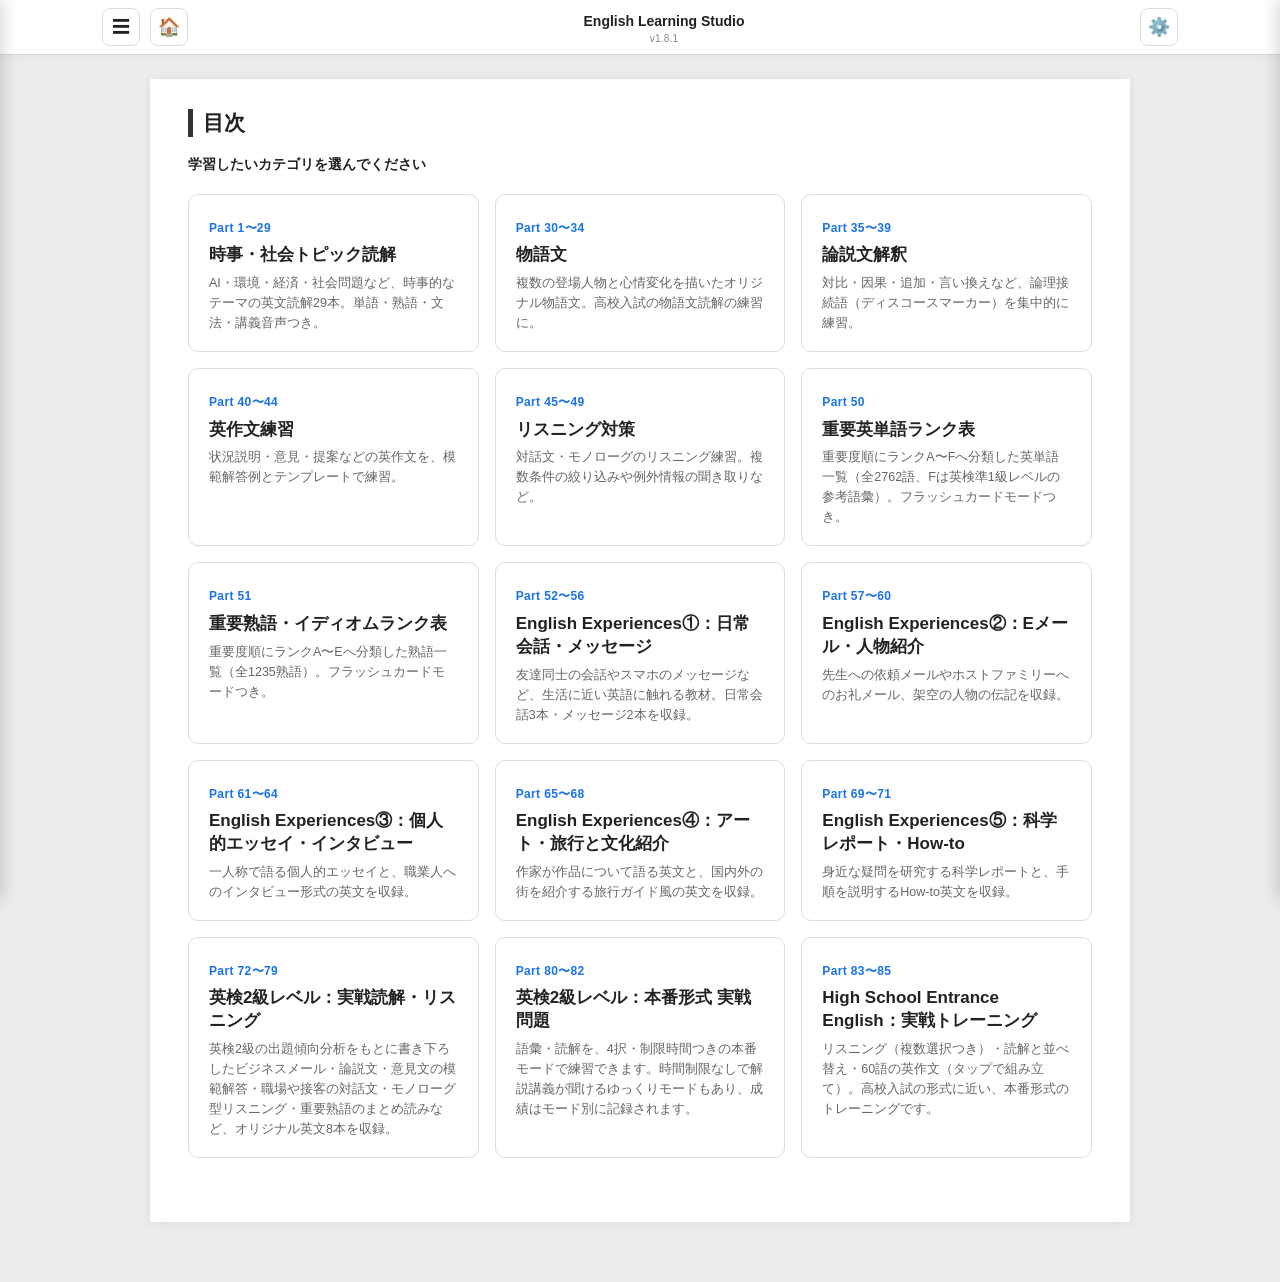
<file: index.html>
<!DOCTYPE html>

<html lang="ja">
<head>
<meta charset="utf-8"/>
<meta content="width=device-width, initial-scale=1, viewport-fit=cover" name="viewport"/>
<title>English Learning Studio｜読解・語彙・実戦トレーニングの英語学習アプリ</title>
<meta content="英文と日本語訳を段落ごとに対応させたオリジナル読解教材と、英単語・熟語のランク別学習をまとめた無料の英語学習アプリ。音声読み上げ、フルスクリーン暗記モード、リスニング・読解・英作文の実戦トレーニングで、英検・高校入試の学習に。" name="description"/>
<meta content="index,follow" name="robots"/>
<link href="https://egoaid.github.io/English-Vocabulary/" rel="canonical"/>
<meta content="ja_JP" property="og:locale"/>
<meta content="https://egoaid.github.io/English-Vocabulary/" property="og:url"/>
<meta content="English Learning Studio｜読解・語彙・実戦トレーニングの英語学習アプリ" property="og:title"/>
<meta content="英文と日本語訳を段落ごとに対応させたオリジナル読解教材と、英単語・熟語のランク別学習をまとめた無料の英語学習アプリ。音声読み上げ、フルスクリーン暗記モード、リスニング・読解・英作文の実戦トレーニングで、英検・高校入試の学習に。" property="og:description"/>
<meta content="website" property="og:type"/>
<meta content="English Learning Studio" property="og:site_name"/>
<meta content="https://egoaid.github.io/English-Vocabulary/icons/og-image.png" property="og:image"/>
<meta content="1200" property="og:image:width"/>
<meta content="630" property="og:image:height"/>
<meta content="summary_large_image" name="twitter:card"/>
<meta content="English Learning Studio｜読解・語彙・実戦トレーニングの英語学習アプリ" name="twitter:title"/>
<meta content="英文と日本語訳を段落ごとに対応させたオリジナル読解教材と、英単語・熟語のランク別学習をまとめた無料の英語学習アプリ。音声読み上げ、フルスクリーン暗記モード、リスニング・読解・英作文の実戦トレーニングで、英検・高校入試の学習に。" name="twitter:description"/>
<meta content="https://egoaid.github.io/English-Vocabulary/icons/og-image.png" name="twitter:image"/>
<link href="manifest.json" rel="manifest"/>
<meta content="#222222" name="theme-color"/>
<meta content="yes" name="mobile-web-app-capable"/>
<meta content="yes" name="apple-mobile-web-app-capable"/>
<meta content="default" name="apple-mobile-web-app-status-bar-style"/>
<meta content="English Studio" name="apple-mobile-web-app-title"/>
<link href="icons/apple-touch-icon-180.png" rel="apple-touch-icon"/>
<link href="icons/favicon-32.png" rel="icon" sizes="32x32" type="image/png"/>
<link href="icons/favicon-16.png" rel="icon" sizes="16x16" type="image/png"/>
<link href="icons/icon-192.png" rel="icon" sizes="192x192" type="image/png"/>
<link href="icons/icon-512.png" rel="icon" sizes="512x512" type="image/png"/>
<link rel="stylesheet" href="styles.css"/>
<script type="application/ld+json">
{
  "@context": "https://schema.org",
  "@graph": [
    {
      "@type": "WebSite",
      "@id": "https://egoaid.github.io/English-Vocabulary/#website",
      "url": "https://egoaid.github.io/English-Vocabulary/",
      "name": "English Learning Studio",
      "inLanguage": "ja"
    },
    {
      "@type": "WebApplication",
      "name": "English Learning Studio",
      "url": "https://egoaid.github.io/English-Vocabulary/",
      "applicationCategory": "EducationalApplication",
      "operatingSystem": "Any (modern web browser)",
      "browserRequirements": "Requires a browser with Web Speech API support for audio playback",
      "description": "英文と日本語訳を段落ごとに対応させたオリジナル読解教材と、英単語・熟語のランク別学習をまとめた無料の英語学習アプリ。音声読み上げ、フルスクリーン暗記モード、リスニング・読解・英作文の実戦トレーニングで、英検・高校入試の学習に。",
      "inLanguage": ["en", "ja"],
      "isAccessibleForFree": true,
      "offers": { "@type": "Offer", "price": "0", "priceCurrency": "JPY" },
      "image": "https://egoaid.github.io/English-Vocabulary/icons/og-image.png"
    }
  ]
}
</script>
</head>
<body>
<header class="screen-header">
<div class="screen-header-inner">
<button class="icon-btn" id="sidebarToggle" aria-label="目次を開く" title="目次">
<span class="icon-bars">&#9776;</span>
</button>
<a class="icon-btn" href="index.html" aria-label="ホーム（目次）" title="ホーム（目次）">🏠</a>
<strong class="app-title">English Learning Studio</strong>
<button class="icon-btn" id="settingsToggle" aria-label="設定を開く" title="設定">&#9881;&#65039;</button>
</div>
</header>

<div class="sidebar-backdrop" id="sidebarBackdrop"></div>
<aside class="sidebar" id="sidebar" aria-hidden="true">
<div class="sidebar-header">
<span>目次</span>
<button class="icon-btn" id="sidebarClose" aria-label="閉じる">&#10005;</button>
</div>
<nav class="sidebar-list" aria-label="Parts">
<a href="index.html" class="sidebar-link home-link"><span class="sidebar-num">&#127968;</span><span class="sidebar-title">ホーム（目次）</span></a>
<div class="sidebar-group-label">Part 1&ndash;29：時事・社会トピック読解</div>
<a href="reading-1.html#part-01" class="sidebar-link" data-target="part-01" data-file="reading-1.html"><span class="sidebar-num">01</span><span class="sidebar-title">Generative AI and English Learning</span></a>
<a href="reading-1.html#part-02" class="sidebar-link" data-target="part-02" data-file="reading-1.html"><span class="sidebar-num">02</span><span class="sidebar-title">Power Crisis and Renewable Energy</span></a>
<a href="reading-1.html#part-03" class="sidebar-link" data-target="part-03" data-file="reading-1.html"><span class="sidebar-num">03</span><span class="sidebar-title">Climate Change and Global Sustainability</span></a>
<a href="reading-1.html#part-04" class="sidebar-link" data-target="part-04" data-file="reading-1.html"><span class="sidebar-num">04</span><span class="sidebar-title">International Law and the Rule of Law</span></a>
<a href="reading-1.html#part-05" class="sidebar-link" data-target="part-05" data-file="reading-1.html"><span class="sidebar-num">05</span><span class="sidebar-title">Marriage Equality and Equal Rights</span></a>
<a href="reading-1.html#part-06" class="sidebar-link" data-target="part-06" data-file="reading-1.html"><span class="sidebar-num">06</span><span class="sidebar-title">Imperial Succession and Constitutional Monarchy</span></a>
<a href="reading-1.html#part-07" class="sidebar-link" data-target="part-07" data-file="reading-1.html"><span class="sidebar-num">07</span><span class="sidebar-title">Autonomous Weapons and Drone Warfare</span></a>
<a href="reading-1.html#part-08" class="sidebar-link" data-target="part-08" data-file="reading-1.html"><span class="sidebar-num">08</span><span class="sidebar-title">Korea-Japan Relations and Historical Memory</span></a>
<a href="reading-1.html#part-09" class="sidebar-link" data-target="part-09" data-file="reading-1.html"><span class="sidebar-num">09</span><span class="sidebar-title">China-Japan Relations and Economic Interdependence</span></a>
<a href="reading-1.html#part-10" class="sidebar-link" data-target="part-10" data-file="reading-1.html"><span class="sidebar-num">10</span><span class="sidebar-title">Nuclear Policy and Japan's Constitutional Debate</span></a>
<a href="reading-1.html#part-11" class="sidebar-link" data-target="part-11" data-file="reading-1.html"><span class="sidebar-num">11</span><span class="sidebar-title">Demographic Decline and an Aging Society</span></a>
<a href="reading-1.html#part-12" class="sidebar-link" data-target="part-12" data-file="reading-1.html"><span class="sidebar-num">12</span><span class="sidebar-title">Healthcare System Reform and Medical Challenges</span></a>
<a href="reading-1.html#part-13" class="sidebar-link" data-target="part-13" data-file="reading-1.html"><span class="sidebar-num">13</span><span class="sidebar-title">Childcare Support and Family Policy</span></a>
<a href="reading-1.html#part-14" class="sidebar-link" data-target="part-14" data-file="reading-1.html"><span class="sidebar-num">14</span><span class="sidebar-title">Hate Speech and Online Harassment</span></a>
<a href="reading-1.html#part-15" class="sidebar-link" data-target="part-15" data-file="reading-1.html"><span class="sidebar-num">15</span><span class="sidebar-title">Social Media and Political Polarization</span></a>
<a href="reading-1.html#part-16" class="sidebar-link" data-target="part-16" data-file="reading-1.html"><span class="sidebar-num">16</span><span class="sidebar-title">Democratic Backsliding and Authoritarianism</span></a>
<a href="reading-1.html#part-17" class="sidebar-link" data-target="part-17" data-file="reading-1.html"><span class="sidebar-num">17</span><span class="sidebar-title">Terrorism and National Security Responses</span></a>
<a href="reading-1.html#part-18" class="sidebar-link" data-target="part-18" data-file="reading-1.html"><span class="sidebar-num">18</span><span class="sidebar-title">Refugee Crisis and Humanitarian Obligations</span></a>
<a href="reading-1.html#part-19" class="sidebar-link" data-target="part-19" data-file="reading-1.html"><span class="sidebar-num">19</span><span class="sidebar-title">Labor Exploitation and Supply Chain Ethics</span></a>
<a href="reading-1.html#part-20" class="sidebar-link" data-target="part-20" data-file="reading-1.html"><span class="sidebar-num">20</span><span class="sidebar-title">Pandemic Preparedness and Public Health Resilience</span></a>
<a href="reading-1.html#part-21" class="sidebar-link" data-target="part-21" data-file="reading-1.html"><span class="sidebar-num">21</span><span class="sidebar-title">Mental Health and Psychological Resilience</span></a>
<a href="reading-1.html#part-22" class="sidebar-link" data-target="part-22" data-file="reading-1.html"><span class="sidebar-num">22</span><span class="sidebar-title">Automation, AI, and the Future of Work</span></a>
<a href="reading-1.html#part-23" class="sidebar-link" data-target="part-23" data-file="reading-1.html"><span class="sidebar-num">23</span><span class="sidebar-title">Space Exploration and International Cooperation</span></a>
<a href="reading-1.html#part-24" class="sidebar-link" data-target="part-24" data-file="reading-1.html"><span class="sidebar-num">24</span><span class="sidebar-title">Wealth Inequality and Economic Opportunity</span></a>
<a href="reading-1.html#part-25" class="sidebar-link" data-target="part-25" data-file="reading-1.html"><span class="sidebar-num">25</span><span class="sidebar-title">Language Diversity and Endangered Languages</span></a>
<a href="reading-1.html#part-26" class="sidebar-link" data-target="part-26" data-file="reading-1.html"><span class="sidebar-num">26</span><span class="sidebar-title">Study Abroad and Global Citizenship</span></a>
<a href="reading-1.html#part-27" class="sidebar-link" data-target="part-27" data-file="reading-1.html"><span class="sidebar-num">27</span><span class="sidebar-title">Ocean Conservation and Plastic Pollution</span></a>
<a href="reading-1.html#part-28" class="sidebar-link" data-target="part-28" data-file="reading-1.html"><span class="sidebar-num">28</span><span class="sidebar-title">Artificial Intelligence, Copyright, and Creative Work</span></a>
<a href="reading-1.html#part-29" class="sidebar-link" data-target="part-29" data-file="reading-1.html"><span class="sidebar-num">29</span><span class="sidebar-title">Gender Gap in the Workplace</span></a>
<div class="sidebar-group-label">Part 30&ndash;34：物語文</div>
<a href="reading-2.html#part-30" class="sidebar-link" data-target="part-30" data-file="reading-2.html"><span class="sidebar-num">30</span><span class="sidebar-title">物語文: Two Ways of Solving a Problem</span></a>
<a href="reading-2.html#part-31" class="sidebar-link" data-target="part-31" data-file="reading-2.html"><span class="sidebar-num">31</span><span class="sidebar-title">物語文: Finding a New Interest</span></a>
<a href="reading-2.html#part-32" class="sidebar-link" data-target="part-32" data-file="reading-2.html"><span class="sidebar-num">32</span><span class="sidebar-title">物語文: The Late Bicycle</span></a>
<a href="reading-2.html#part-33" class="sidebar-link" data-target="part-33" data-file="reading-2.html"><span class="sidebar-num">33</span><span class="sidebar-title">物語文: The Mosaic That Wouldn't Come Together</span></a>
<a href="reading-2.html#part-34" class="sidebar-link" data-target="part-34" data-file="reading-2.html"><span class="sidebar-num">34</span><span class="sidebar-title">物語文: A Question She Couldn't Answer</span></a>
<div class="sidebar-group-label">Part 35&ndash;39：論説文解釈</div>
<a href="reading-3.html#part-35" class="sidebar-link" data-target="part-35" data-file="reading-3.html"><span class="sidebar-num">35</span><span class="sidebar-title">論説文読解①: 対比・逆接の接続語</span></a>
<a href="reading-3.html#part-36" class="sidebar-link" data-target="part-36" data-file="reading-3.html"><span class="sidebar-num">36</span><span class="sidebar-title">論説文読解②: 因果関係の接続語</span></a>
<a href="reading-3.html#part-37" class="sidebar-link" data-target="part-37" data-file="reading-3.html"><span class="sidebar-num">37</span><span class="sidebar-title">論説文読解③: 追加の接続語</span></a>
<a href="reading-3.html#part-38" class="sidebar-link" data-target="part-38" data-file="reading-3.html"><span class="sidebar-num">38</span><span class="sidebar-title">論説文読解④: 言い換え・具体例の接続語</span></a>
<a href="reading-3.html#part-39" class="sidebar-link" data-target="part-39" data-file="reading-3.html"><span class="sidebar-num">39</span><span class="sidebar-title">論説文読解⑤: NOT型設問と文整序の総まとめ</span></a>
<div class="sidebar-group-label">Part 40&ndash;44：英作文練習</div>
<a href="reading-4.html#part-40" class="sidebar-link" data-target="part-40" data-file="reading-4.html"><span class="sidebar-num">40</span><span class="sidebar-title">英作文練習①: 二つの絵を比較する</span></a>
<a href="reading-4.html#part-41" class="sidebar-link" data-target="part-41" data-file="reading-4.html"><span class="sidebar-num">41</span><span class="sidebar-title">英作文練習②: 困っている人を助ける</span></a>
<a href="reading-4.html#part-42" class="sidebar-link" data-target="part-42" data-file="reading-4.html"><span class="sidebar-num">42</span><span class="sidebar-title">英作文練習③: 変化を説明する</span></a>
<a href="reading-4.html#part-43" class="sidebar-link" data-target="part-43" data-file="reading-4.html"><span class="sidebar-num">43</span><span class="sidebar-title">英作文練習④: 理由をつけて意見を述べる</span></a>
<a href="reading-4.html#part-44" class="sidebar-link" data-target="part-44" data-file="reading-4.html"><span class="sidebar-num">44</span><span class="sidebar-title">英作文練習⑤: 改善案を提案する</span></a>
<div class="sidebar-group-label">Part 45&ndash;49：リスニング対策</div>
<a href="reading-5.html#part-45" class="sidebar-link" data-target="part-45" data-file="reading-5.html"><span class="sidebar-num">45</span><span class="sidebar-title">リスニング対策①: 複数条件からの絞り込み</span></a>
<a href="reading-5.html#part-46" class="sidebar-link" data-target="part-46" data-file="reading-5.html"><span class="sidebar-num">46</span><span class="sidebar-title">リスニング対策②: 予定の調整と変更</span></a>
<a href="reading-5.html#part-47" class="sidebar-link" data-target="part-47" data-file="reading-5.html"><span class="sidebar-num">47</span><span class="sidebar-title">リスニング対策③: 施設・サービスの案内</span></a>
<a href="reading-5.html#part-48" class="sidebar-link" data-target="part-48" data-file="reading-5.html"><span class="sidebar-num">48</span><span class="sidebar-title">リスニング対策④: 順序・手順の説明</span></a>
<a href="reading-5.html#part-49" class="sidebar-link" data-target="part-49" data-file="reading-5.html"><span class="sidebar-num">49</span><span class="sidebar-title">リスニング対策⑤: 説明モノローグと例外情報</span></a>
<div class="sidebar-group-label">Part 50：重要英単語ランク表</div>
<a href="vocab-words.html#part-50" class="sidebar-link" data-target="part-50" data-file="vocab-words.html"><span class="sidebar-num">50</span><span class="sidebar-title">重要英単語ランク表（全2762語）</span></a>
<div class="sidebar-group-label">Part 51：重要熟語・イディオムランク表</div>
<a href="vocab-idioms.html#part-51" class="sidebar-link" data-target="part-51" data-file="vocab-idioms.html"><span class="sidebar-num">51</span><span class="sidebar-title">重要熟語・イディオムランク表（全1235熟語）</span></a>
<div class="sidebar-group-label">Part 52&ndash;56：日常会話・メッセージ</div>
<a href="reading-6.html#part-52" class="sidebar-link" data-target="part-52" data-file="reading-6.html"><span class="sidebar-num">52</span><span class="sidebar-title">日常会話: Deciding on Weekend Plans</span></a>
<a href="reading-6.html#part-53" class="sidebar-link" data-target="part-53" data-file="reading-6.html"><span class="sidebar-num">53</span><span class="sidebar-title">日常会話: Cheering Up a Friend</span></a>
<a href="reading-6.html#part-54" class="sidebar-link" data-target="part-54" data-file="reading-6.html"><span class="sidebar-num">54</span><span class="sidebar-title">日常会話: Clearing Up a Misunderstanding</span></a>
<a href="reading-6.html#part-55" class="sidebar-link" data-target="part-55" data-file="reading-6.html"><span class="sidebar-num">55</span><span class="sidebar-title">メッセージ: Running a Little Late</span></a>
<a href="reading-6.html#part-56" class="sidebar-link" data-target="part-56" data-file="reading-6.html"><span class="sidebar-num">56</span><span class="sidebar-title">メッセージ: Inviting a Friend</span></a>
<div class="sidebar-group-label">Part 57&ndash;60：Eメール・人物紹介</div>
<a href="reading-7.html#part-57" class="sidebar-link" data-target="part-57" data-file="reading-7.html"><span class="sidebar-num">57</span><span class="sidebar-title">Eメール: A Request to Reschedule</span></a>
<a href="reading-7.html#part-58" class="sidebar-link" data-target="part-58" data-file="reading-7.html"><span class="sidebar-num">58</span><span class="sidebar-title">Eメール: A Thank-You Email After a Homestay</span></a>
<a href="reading-7.html#part-59" class="sidebar-link" data-target="part-59" data-file="reading-7.html"><span class="sidebar-num">59</span><span class="sidebar-title">人物紹介: From a Curious Boy to a Marine Biologist</span></a>
<a href="reading-7.html#part-60" class="sidebar-link" data-target="part-60" data-file="reading-7.html"><span class="sidebar-num">60</span><span class="sidebar-title">人物紹介: Building a Career in Clean Energy</span></a>
<div class="sidebar-group-label">Part 61&ndash;64：個人的エッセイ・インタビュー</div>
<a href="reading-8.html#part-61" class="sidebar-link" data-target="part-61" data-file="reading-8.html"><span class="sidebar-num">61</span><span class="sidebar-title">個人的エッセイ: The Day I Changed My Mind About Working Alone</span></a>
<a href="reading-8.html#part-62" class="sidebar-link" data-target="part-62" data-file="reading-8.html"><span class="sidebar-num">62</span><span class="sidebar-title">個人的エッセイ: What My Little Sister Taught Me About Patience</span></a>
<a href="reading-8.html#part-63" class="sidebar-link" data-target="part-63" data-file="reading-8.html"><span class="sidebar-num">63</span><span class="sidebar-title">インタビュー: A Pastry Chef's Story</span></a>
<a href="reading-8.html#part-64" class="sidebar-link" data-target="part-64" data-file="reading-8.html"><span class="sidebar-num">64</span><span class="sidebar-title">インタビュー: A Wheelchair Basketball Player's Story</span></a>
<div class="sidebar-group-label">Part 65&ndash;68：アート・旅行と文化紹介</div>
<a href="reading-9.html#part-65" class="sidebar-link" data-target="part-65" data-file="reading-9.html"><span class="sidebar-num">65</span><span class="sidebar-title">アート: The Painting I Almost Didn't Finish</span></a>
<a href="reading-9.html#part-66" class="sidebar-link" data-target="part-66" data-file="reading-9.html"><span class="sidebar-num">66</span><span class="sidebar-title">アート: Why I Draw the Same Mountain Every Year</span></a>
<a href="reading-9.html#part-67" class="sidebar-link" data-target="part-67" data-file="reading-9.html"><span class="sidebar-num">67</span><span class="sidebar-title">旅行・文化紹介: A Weekend in Kanazawa</span></a>
<a href="reading-9.html#part-68" class="sidebar-link" data-target="part-68" data-file="reading-9.html"><span class="sidebar-num">68</span><span class="sidebar-title">旅行・文化紹介: Visiting a Night Market in Taiwan</span></a>
<div class="sidebar-group-label">Part 69&ndash;71：科学レポート・How-to</div>
<a href="reading-10.html#part-69" class="sidebar-link" data-target="part-69" data-file="reading-10.html"><span class="sidebar-num">69</span><span class="sidebar-title">科学レポート: Why Do Cats Purr?</span></a>
<a href="reading-10.html#part-70" class="sidebar-link" data-target="part-70" data-file="reading-10.html"><span class="sidebar-num">70</span><span class="sidebar-title">科学レポート: The Memory Experiment</span></a>
<a href="reading-10.html#part-71" class="sidebar-link" data-target="part-71" data-file="reading-10.html"><span class="sidebar-num">71</span><span class="sidebar-title">How-to: Starting a Small Vegetable Garden</span></a>
<div class="sidebar-group-label">Part 72&ndash;79：英検2級レベル 実戦読解・リスニング</div>
<a href="reading-11.html#part-72" class="sidebar-link" data-target="part-72" data-file="reading-11.html"><span class="sidebar-num">72</span><span class="sidebar-title">Eメール: A Request to Book the Community Hall</span></a>
<a href="reading-11.html#part-73" class="sidebar-link" data-target="part-73" data-file="reading-11.html"><span class="sidebar-num">73</span><span class="sidebar-title">論説文（心理学）: The Reason a Familiar Face Feels Trustworthy</span></a>
<a href="reading-11.html#part-74" class="sidebar-link" data-target="part-74" data-file="reading-11.html"><span class="sidebar-num">74</span><span class="sidebar-title">論説文（技術と社会）: A Water Bottle That Refuses to Become Trash</span></a>
<a href="reading-11.html#part-75" class="sidebar-link" data-target="part-75" data-file="reading-11.html"><span class="sidebar-num">75</span><span class="sidebar-title">英検形式ライティング: A Model Opinion Essay</span></a>
<a href="reading-11.html#part-76" class="sidebar-link" data-target="part-76" data-file="reading-11.html"><span class="sidebar-num">76</span><span class="sidebar-title">リスニング対策: Covering a Client Meeting</span></a>
<a href="reading-11.html#part-77" class="sidebar-link" data-target="part-77" data-file="reading-11.html"><span class="sidebar-num">77</span><span class="sidebar-title">熟語・語彙まとめ: Getting Ready for Exam Day</span></a>
<a href="reading-11.html#part-78" class="sidebar-link" data-target="part-78" data-file="reading-11.html"><span class="sidebar-num">78</span><span class="sidebar-title">リスニング対策（モノローグ型）: Three Short Stories</span></a>
<a href="reading-11.html#part-79" class="sidebar-link" data-target="part-79" data-file="reading-11.html"><span class="sidebar-num">79</span><span class="sidebar-title">リスニング対策（電話・接客）: Changing a Hotel Reservation</span></a>
<div class="sidebar-group-label">Part 80&ndash;82：英検2級レベル 本番形式 実戦問題</div>
<a href="quiz.html" class="sidebar-link" data-target="quizApp" data-file="quiz.html"><span class="sidebar-num">80</span><span class="sidebar-title">語彙・熟語の4択問題、読解の4択問題（制限時間つき・成績記録つき）</span></a>
<div class="sidebar-group-label">Part 83&ndash;85：High School Entrance English 実戦トレーニング</div>
<a href="quiz.html#quizGroupHs" class="sidebar-link" data-target="quizGroupHs" data-file="quiz.html"><span class="sidebar-num">83</span><span class="sidebar-title">リスニング＆情報選択（複数選択つき）</span></a>
<a href="quiz.html#quizGroupHs" class="sidebar-link" data-target="quizGroupHs" data-file="quiz.html"><span class="sidebar-num">84</span><span class="sidebar-title">読解・推論（並べ替えつき）</span></a>
<a href="quiz.html#quizGroupHs" class="sidebar-link" data-target="quizGroupHs" data-file="quiz.html"><span class="sidebar-num">85</span><span class="sidebar-title">英作文（チップ組み立て・60語）</span></a>
</nav>
</aside>

<div class="settings-backdrop" id="settingsBackdrop"></div>
<aside class="settings-panel" id="settingsPanel" aria-hidden="true">
<div class="settings-header">
<span>設定</span>
<button class="icon-btn" id="settingsClose" aria-label="閉じる">&#10005;</button>
</div>
<div class="settings-body">
<button class="settings-btn" id="manualOpenBtn">&#128214; 使い方マニュアル</button>
<button class="settings-btn" id="printBtn">&#128424;&#65039; A4で印刷する</button>
<div class="settings-item">
<label for="rateSlider">読み上げ速度（英語・通常ボタン）</label>
<input id="rateSlider" max="1.1" min="0.5" step="0.05" type="range" value="0.92"/>
<span class="settings-value" id="rateValue">0.92</span>
</div>
<div class="settings-item">
<label for="slowRateSlider">読み上げ速度（英語・ゆっくりボタン）</label>
<input id="slowRateSlider" max="0.9" min="0.3" step="0.05" type="range" value="0.6"/>
<span class="settings-value" id="slowRateValue">0.60</span>
</div>
<div class="settings-item voice-select-item" id="maleVoiceSettingItem" style="display:none;">
<label for="maleVoiceSelect">英語・男性の声</label>
<select id="maleVoiceSelect"></select>
<p class="settings-hint">Microsoft Online Natural音声（利用できる場合のみ表示）</p>
</div>
<div class="settings-item voice-select-item" id="femaleVoiceSettingItem" style="display:none;">
<label for="femaleVoiceSelect">英語・女性の声</label>
<select id="femaleVoiceSelect"></select>
<p class="settings-hint">Microsoft Online Natural音声（利用できる場合のみ表示）</p>
</div>
<div class="settings-item voice-select-item" id="japaneseMaleVoiceSettingItem" style="display:none;">
<label for="japaneseMaleVoiceSelect">日本語・男性の声</label>
<select id="japaneseMaleVoiceSelect"></select>
<p class="settings-hint">Microsoft Online Natural音声（利用できる場合のみ表示）</p>
</div>
<div class="settings-item voice-select-item" id="japaneseFemaleVoiceSettingItem" style="display:none;">
<label for="japaneseFemaleVoiceSelect">日本語・女性の声</label>
<select id="japaneseFemaleVoiceSelect"></select>
<p class="settings-hint">Microsoft Online Natural音声（利用できる場合のみ表示）</p>
</div>
<div class="settings-item settings-checkbox">
<label><input id="darkModeToggle" type="checkbox"/> ダークモード</label>
</div>
<div class="settings-item">
<label for="fsBgColorPicker">フルスクリーン暗記モードの背景色</label>
<input id="fsBgColorPicker" type="color" value="#0e1116"/>
</div>
<div class="settings-item">
<label for="fsHighlightColorPicker">単語ハイライトの色</label>
<input id="fsHighlightColorPicker" type="color" value="#ffd166"/>
</div>
<div class="settings-item">
<label for="fsHighlightStyleSelect">単語ハイライトの表示方法</label>
<select id="fsHighlightStyleSelect">
<option value="glow">光るエフェクト</option>
<option value="underline">下線</option>
</select>
</div>
<div class="settings-item">
<label for="fsRateSlider">フルスクリーン暗記モードの読み上げ速度</label>
<input id="fsRateSlider" max="1.5" min="0.3" step="0.05" type="range" value="0.50"/>
<span class="settings-value" id="fsRateValue">0.50</span>
</div>
<div class="settings-item">
<label for="fsMainFontSlider">フルスクリーン：英文・講義文の文字サイズ</label>
<input id="fsMainFontSlider" max="80" min="12" step="1" type="range" value="60"/>
<span class="settings-value" id="fsMainFontValue">60px</span>
</div>
<div class="settings-item">
<label for="fsMainTopMarginSlider">フルスクリーン：英文・講義文の上の余白</label>
<input id="fsMainTopMarginSlider" max="300" min="0" step="5" type="range" value="200"/>
<span class="settings-value" id="fsMainTopMarginValue">200px</span>
</div>
<div class="settings-item">
<label for="fsJaFontSlider">フルスクリーン：日本語字幕の文字サイズ</label>
<input id="fsJaFontSlider" max="60" min="10" step="1" type="range" value="40"/>
<span class="settings-value" id="fsJaFontValue">40px</span>
</div>
<div class="settings-item">
<label for="fsJaBottomMarginSlider">フルスクリーン：日本語字幕の下の余白</label>
<input id="fsJaBottomMarginSlider" max="250" min="0" step="5" type="range" value="150"/>
<span class="settings-value" id="fsJaBottomMarginValue">150px</span>
</div>
<div class="settings-item">
<label for="vocabFontSlider">単語帳・熟語帳の文字サイズ</label>
<input id="vocabFontSlider" max="24" min="10" step="1" type="range" value="14"/>
<span class="settings-value" id="vocabFontValue">14px</span>
</div>
<div class="settings-item">
<label for="fsCardRateSlider">フラッシュカードの読み上げ速度</label>
<input id="fsCardRateSlider" max="1.5" min="0.3" step="0.05" type="range" value="0.85"/>
<span class="settings-value" id="fsCardRateValue">0.85</span>
</div>
<div class="settings-item">
<label for="fsCardFontSlider">フラッシュカードの文字サイズ</label>
<input id="fsCardFontSlider" max="200" min="24" step="2" type="range" value="96"/>
<span class="settings-value" id="fsCardFontValue">96px</span>
</div>
<div class="settings-item settings-checkbox">
<label><input id="skipMasteredToggle" type="checkbox"/> フラッシュカードで暗記済みの単語・熟語を省略する</label>
</div>
<div class="settings-item settings-checkbox">
<label><input id="flashcardShuffleToggle" type="checkbox"/> フラッシュカードをランダムな順番で再生する</label>
</div>
<p class="settings-note">このアプリはオフラインでも利用できます（PWA対応）。ホーム画面に追加すると、アプリのように起動できます。</p>
<p class="settings-version" id="settingsVersionText"></p>
</div>
</aside>

<div class="manual-overlay" id="manualOverlay" aria-hidden="true">
<div class="manual-dialog">
<div class="manual-header">
<span>使い方マニュアル</span>
<button class="icon-btn" id="manualCloseBtn" aria-label="閉じる">&#10005;</button>
</div>
<div class="manual-body">
<h3>画面の移動</h3>
<ul>
<li><strong>&#9776;（左上）</strong> --- 目次を開きます。全カテゴリ・全Partへここから移動できます。</li>
<li><strong>&#127968;（左上）</strong> --- ホーム（目次ページ）に戻ります。</li>
<li><strong>&#9881;&#65039;（右上）</strong> --- 設定パネルを開きます。</li>
</ul>
<h3>本文中のマーカーの意味</h3>
<ul>
<li><strong>太字</strong> --- 重要単語。</li>
<li><strong class="idiom">波下線</strong> --- 熟語（Idiom Focus）。</li>
<li><span class="ue-mark">青下線</span> --- Useful Expressions。</li>
<li><span class="gr-mark">緑点線</span> --- Grammar &amp; Reading Points。</li>
<li><span class="dm-mark">オレンジ点線</span> --- 論理接続語（ディスコースマーカー）。</li>
</ul>
<h3>フルスクリーン暗記モードの操作</h3>
<ul>
<li><strong>← / →キー</strong> --- 前後の項目に移動します。</li>
<li><strong>スペースキー</strong> --- 一時停止／再生を切り替えます。</li>
<li><strong>Escキー</strong> --- フルスクリーン暗記モードを終了します。</li>
<li>画面下部の <strong>⏮ ⏸ ⏭ ✕</strong> ボタンでも同じ操作ができます（✕ボタンで再生停止・終了します）。</li>
<li>1つのPartの再生が終わると、自動的に次のPartへ進みます。</li>
<li>発音中の英単語が光ってハイライトされ、日本語字幕が画面下に表示されます。ハイライトの色や表示方法（光るエフェクト／下線）は設定で変更できます。</li>
<li>スマートフォンでフルスクリーン暗記モード・フラッシュカードを再生している間は、対応している端末・ブラウザでは画面がスリープしないよう制御されます。再生を終了すると、通常の自動スリープに戻ります。この機能に対応していない端末・ブラウザでも、暗記モード自体は問題なく利用できます。</li>
</ul>
<h3>読み上げボタンについて</h3>
<ul>
<li><strong>🔊 Listen / 🐢 Slow / 🔊 日本語 / 🔊 講義を聞く</strong> --- クリックすると再生が始まり、ボタンが点滅して「⏹ STOP」の表示に変わります。もう一度クリックすると停止します。</li>
<li>対話文では、話者ごとに声（男性・女性）が自動的に切り替わります。</li>
</ul>
<h3>一括再生・フルスクリーン暗記モード</h3>
<ul>
<li><strong>▶ この課を一括再生</strong> --- そのPartの英文・日本語訳・講義を順番に音声で流します。</li>
<li><strong>⛶ フルスクリーン暗記モード</strong> --- 全画面表示で、字幕とハイライトを見ながら暗記できます。</li>
</ul>
<h3>フラッシュカードで学習（単語・熟語ランク表）</h3>
<ul>
<li><strong>🎴 フラッシュカードで学習</strong> --- そのランクの単語（または熟語）を1つずつ全画面表示し、英語→日本語の順に読み上げます。</li>
<li>各単語・熟語の右上にある <strong>チェックマーク</strong> をタップすると「暗記済み」として記録できます（背景がグレーになり、文字に取り消し線が入ります）。</li>
<li>設定で「暗記済みを省略する」をオンにすると、チェック済みの単語・熟語はフラッシュカードで再生されなくなります。</li>
<li>設定で「ランダムな順番で再生する」をオンにすると、毎回シャッフルされた順番でカードが再生されます。</li>
</ul>
<h3>実戦トレーニング（Part 80〜85）の使い方</h3>
<ul>
<li><strong>本番モードとゆっくりモード</strong> --- 実戦問題のトップで切り替えます。本番モードは制限時間つき、ゆっくりモードは時間制限なしで、解答後に「問題を解くコツと解説の講義」が表示されます（🔊で音声も聞けます）。成績は<strong>モード別に別々に記録</strong>され、成績画面のタブで切り替えて確認できます。</li>
<li><strong>問題の形式</strong> --- 4択に加えて、「2つ選ぶ」問題（選択後に「解答する」を押します）、文を正しい順に並べる問題、語句のチップを並べて英文を作る問題があります。チップは、タップで追加、タップして選ぶと「左へ・右へ・外す」ができ、パソコンではドラッグ＆ドロップでも並べ替えられます。</li>
<li><strong>リスニング（Part 83）</strong> --- 🔊ボタンで放送を再生します（男性・女性の声は自動で切り替わります）。本番は1回だけ放送されますが、練習では何度でも再生できます。放送文と日本語訳は、解答のあとに表示されます。音声はお使いのブラウザの読み上げ機能によるものです。</li>
<li><strong>英作文（Part 85）</strong> --- 60語以上の英文を、チップを並べて組み立てます。語数が画面に表示されます。文の並べ方に正解が複数ある問題もあります。</li>
</ul>
<h3>設定でできること</h3>
<ul>
<li>読み上げ速度（通常・ゆっくり・フルスクリーン・フラッシュカード）の変更</li>
<li>フルスクリーン暗記モード／フラッシュカードの文字サイズ・余白の変更（スマホとPCで別々に記憶されます）</li>
<li>フルスクリーン暗記モードの背景色・単語ハイライトの色と表示方法（光るエフェクト／下線）の変更</li>
<li>フラッシュカードで「暗記済み」をチェックした単語・熟語を省略する機能のオン・オフ</li>
<li>フラッシュカードをランダムな順番で再生する機能のオン・オフ</li>
<li>ダークモードの切り替え</li>
<li>ブラウザがMicrosoft Online Natural音声を提供している場合、より自然な発音の英語・日本語の音声（それぞれ男性・女性）を選択できます（下記参照）</li>
</ul>
<h3>おすすめの学習の進め方</h3>
<ul>
<li>まずは <strong>Part 50 重要英単語</strong> と <strong>Part 51 重要熟語</strong> の<strong>ランクA</strong>から順に、フラッシュカードで毎日少しずつ進めるのがおすすめです。ランクが上がるほど難易度も上がるので、無理に急がず自分のペースで進めましょう。</li>
<li>単語・熟語の<strong>ランクF</strong>は英検準1級レベルの発展語彙です。基礎（ランクA〜E）が身についてから、余裕があれば取り組む参考項目として位置づけてください。</li>
<li>読解パートでは、まず日本語訳を見ずに英文を読み、意味が取れたら日本語訳で確認する、という順番がおすすめです。分からなかった単語・熟語は、太字・波下線などのマーカーを目印に見直しましょう。</li>
<li>🔊 Listen や ⛶ フルスクリーン暗記モードを使って、耳と目の両方で英文に触れると定着しやすくなります。通学中やすきま時間には、音声だけを聞き流す（シャドーイング）のも効果的です。</li>
<li>フラッシュカードで「暗記済み」をチェックした単語・熟語は、設定で再生を省略できます。覚えていないものだけを効率よく繰り返し復習しましょう。</li>
<li>1回で完璧に覚えようとせず、同じ範囲を日をおいて何度も繰り返す（間隔をあけた復習）方が記憶に残りやすいです。</li>
</ul>
<h3>Microsoft Online Natural音声について</h3>
<p>このアプリでは、お使いのブラウザがMicrosoft Online Natural音声（「Microsoft ○○ Online (Natural)」という名前の高品質な音声）を提供している場合、設定パネルに「英語・男性の声」「英語・女性の声」「日本語・男性の声」「日本語・女性の声」の選択欄が自動的に表示され、より自然な音声を選べます。英語だけでなく、日本語訳・字幕・講義音声・フラッシュカードの読み方も、Online Natural音声が使える環境ではより自然な発音になります。</p>
<p>Online Natural音声は、主に<strong>Microsoft Edge</strong>（Windows版・Mac版のどちらでも）で利用できます。Chrome、Safari、Firefoxなど他のブラウザでは通常この音声は提供されないため、選択欄自体が表示されず、その環境で利用可能な通常の音声が自動的に使用されます（読み上げ機能自体はどのブラウザでも変わらず利用できます）。英語と日本語で利用できる音声の種類は別々に決まるため、例えば英語だけ、あるいは日本語だけOnline Natural音声が使える場合もあります。どの音声が実際に使えるかはブラウザやOSのアップデートによって変わることがあります。</p>
<p>Microsoft Online Natural音声はインターネット経由で提供されるため、ネットワーク環境などによって利用できない場合があります。その場合はアプリが自動的に通常の音声に切り替えます。</p>
<p class="manual-version" id="manualVersionText"></p>
</div>
</div>
</div>


<main>
<div class="pages-container" id="pagesContainer">
<section class="part" id="home">
<h2>目次</h2>
<h3>学習したいカテゴリを選んでください</h3>
<div class="category-grid">
<a href="reading-1.html" class="category-card"><span class="cat-range">Part 1〜29</span><h3>時事・社会トピック読解</h3><p>AI・環境・経済・社会問題など、時事的なテーマの英文読解29本。単語・熟語・文法・講義音声つき。</p></a><a href="reading-2.html" class="category-card"><span class="cat-range">Part 30〜34</span><h3>物語文</h3><p>複数の登場人物と心情変化を描いたオリジナル物語文。高校入試の物語文読解の練習に。</p></a><a href="reading-3.html" class="category-card"><span class="cat-range">Part 35〜39</span><h3>論説文解釈</h3><p>対比・因果・追加・言い換えなど、論理接続語（ディスコースマーカー）を集中的に練習。</p></a><a href="reading-4.html" class="category-card"><span class="cat-range">Part 40〜44</span><h3>英作文練習</h3><p>状況説明・意見・提案などの英作文を、模範解答例とテンプレートで練習。</p></a><a href="reading-5.html" class="category-card"><span class="cat-range">Part 45〜49</span><h3>リスニング対策</h3><p>対話文・モノローグのリスニング練習。複数条件の絞り込みや例外情報の聞き取りなど。</p></a><a href="vocab-words.html" class="category-card"><span class="cat-range">Part 50</span><h3>重要英単語ランク表</h3><p>重要度順にランクA〜Fへ分類した英単語一覧（全2762語、Fは英検準1級レベルの参考語彙）。フラッシュカードモードつき。</p></a><a href="vocab-idioms.html" class="category-card"><span class="cat-range">Part 51</span><h3>重要熟語・イディオムランク表</h3><p>重要度順にランクA〜Eへ分類した熟語一覧（全1235熟語）。フラッシュカードモードつき。</p></a><a href="reading-6.html" class="category-card"><span class="cat-range">Part 52〜56</span><h3>English Experiences①：日常会話・メッセージ</h3><p>友達同士の会話やスマホのメッセージなど、生活に近い英語に触れる教材。日常会話3本・メッセージ2本を収録。</p></a><a href="reading-7.html" class="category-card"><span class="cat-range">Part 57〜60</span><h3>English Experiences②：Eメール・人物紹介</h3><p>先生への依頼メールやホストファミリーへのお礼メール、架空の人物の伝記を収録。</p></a><a href="reading-8.html" class="category-card"><span class="cat-range">Part 61〜64</span><h3>English Experiences③：個人的エッセイ・インタビュー</h3><p>一人称で語る個人的エッセイと、職業人へのインタビュー形式の英文を収録。</p></a><a href="reading-9.html" class="category-card"><span class="cat-range">Part 65〜68</span><h3>English Experiences④：アート・旅行と文化紹介</h3><p>作家が作品について語る英文と、国内外の街を紹介する旅行ガイド風の英文を収録。</p></a><a href="reading-10.html" class="category-card"><span class="cat-range">Part 69〜71</span><h3>English Experiences⑤：科学レポート・How-to</h3><p>身近な疑問を研究する科学レポートと、手順を説明するHow-to英文を収録。</p></a><a href="reading-11.html" class="category-card"><span class="cat-range">Part 72〜79</span><h3>英検2級レベル：実戦読解・リスニング</h3><p>英検2級の出題傾向分析をもとに書き下ろしたビジネスメール・論説文・意見文の模範解答・職場や接客の対話文・モノローグ型リスニング・重要熟語のまとめ読みなど、オリジナル英文8本を収録。</p></a><a href="quiz.html" class="category-card"><span class="cat-range">Part 80〜82</span><h3>英検2級レベル：本番形式 実戦問題</h3><p>語彙・読解を、4択・制限時間つきの本番モードで練習できます。時間制限なしで解説講義が聞けるゆっくりモードもあり、成績はモード別に記録されます。</p></a><a href="quiz.html#quizGroupHs" class="category-card"><span class="cat-range">Part 83〜85</span><h3>High School Entrance English：実戦トレーニング</h3><p>リスニング（複数選択つき）・読解と並べ替え・60語の英作文（タップで組み立て）。高校入試の形式に近い、本番形式のトレーニングです。</p></a>
</div>
</section>
</div>
</main>

<div class="fullscreen-player" id="fullscreenPlayer" aria-hidden="true">
<div class="fs-header">
<div class="fs-part-title" id="fsPartTitle"></div>
<span class="fs-lang-badge" id="fsLangBadge"></span>
</div>
<div class="fs-body">
<div class="fs-subtitle" id="fsSubtitle"></div>
</div>
<div class="fs-ja-subtitle" id="fsJaSubtitle"></div>
<div class="fs-controls">
<button type="button" id="fsPrevBtn" class="fs-nav-btn" title="前へ（←キー）">⏮</button>
<button type="button" id="fsPlayPauseBtn">⏸ 一時停止</button>
<button type="button" id="fsNextBtn" class="fs-nav-btn" title="次へ（→キー）">⏭</button>
<button type="button" id="fsCloseBtn">✕ 閉じる</button>
</div>
</div>

<script src="app.js"></script>
</body>
</html>
</file>
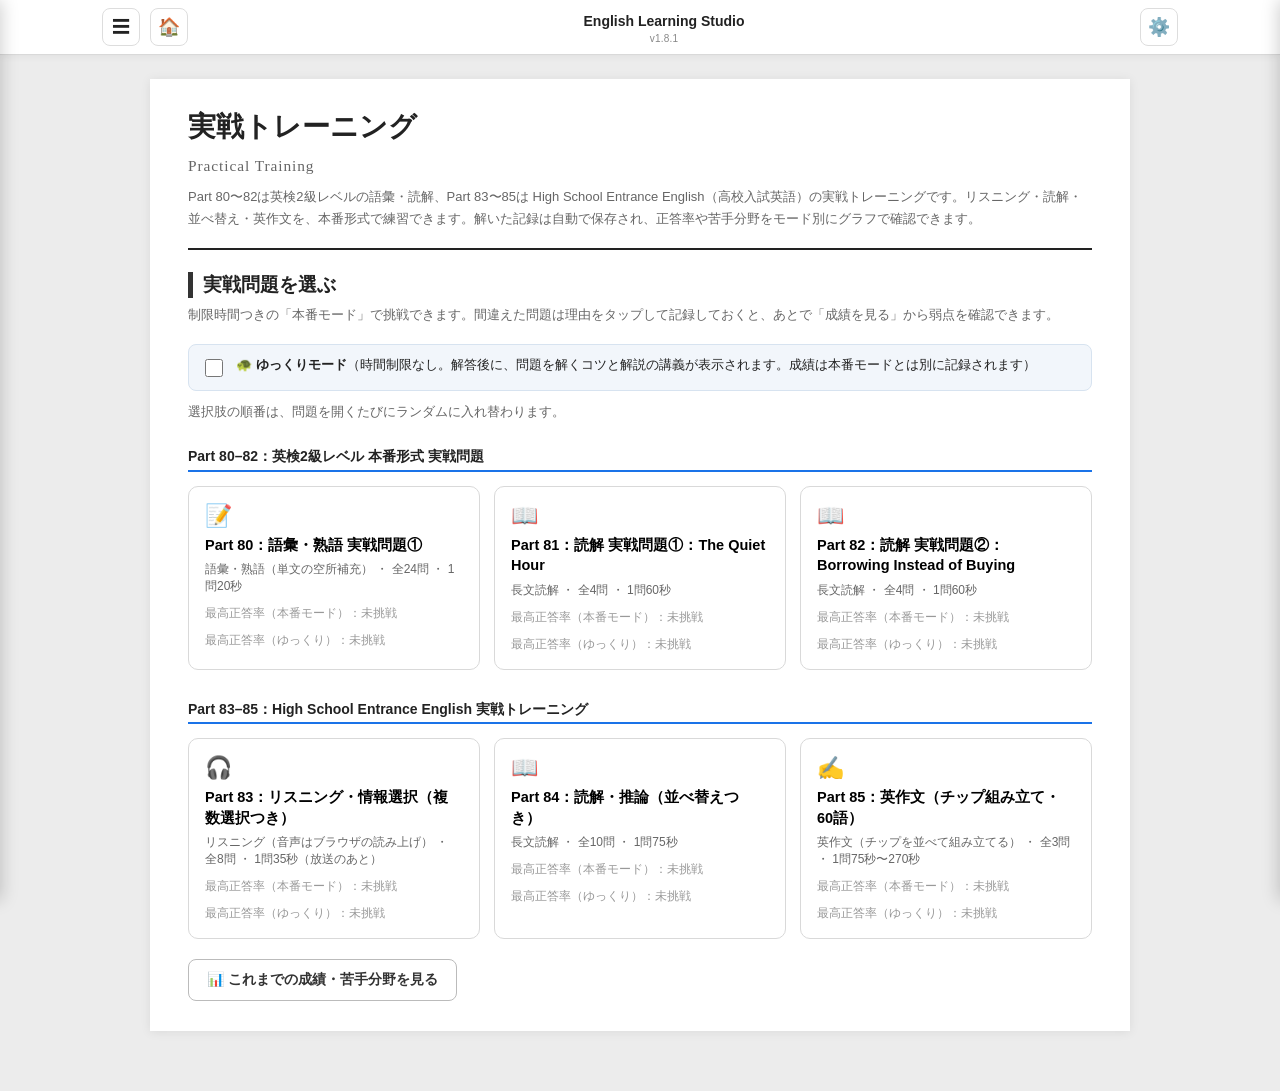
<file: quiz.html>
<!DOCTYPE html>

<html lang="ja">
<head>
<meta charset="utf-8"/>
<meta content="width=device-width, initial-scale=1, viewport-fit=cover" name="viewport"/>
<title>実戦トレーニング Part80〜85（英検2級レベル／高校入試英語）｜English Learning Studio</title>
<meta content="英検2級レベルの語彙・読解と、High School Entrance English（リスニング・読解と並べ替え・60語の英作文）を本番形式で練習。制限時間つきの本番モードと、解説講義つきのゆっくりモード。成績はモード別に記録されます。" name="description"/>
<meta content="index,follow" name="robots"/>
<link href="https://egoaid.github.io/English-Vocabulary/quiz.html" rel="canonical"/>
<meta content="ja_JP" property="og:locale"/>
<meta content="https://egoaid.github.io/English-Vocabulary/quiz.html" property="og:url"/>
<meta content="実戦トレーニング Part80〜85（英検2級レベル／高校入試英語）｜English Learning Studio" property="og:title"/>
<meta content="英検2級レベルの語彙・読解と、High School Entrance English（リスニング・読解と並べ替え・60語の英作文）を本番形式で練習。制限時間つきの本番モードと、解説講義つきのゆっくりモード。成績はモード別に記録されます。" property="og:description"/>
<meta content="website" property="og:type"/>
<meta content="English Learning Studio" property="og:site_name"/>
<meta content="https://egoaid.github.io/English-Vocabulary/icons/og-image.png" property="og:image"/>
<meta content="1200" property="og:image:width"/>
<meta content="630" property="og:image:height"/>
<meta content="summary_large_image" name="twitter:card"/>
<meta content="実戦トレーニング Part80〜85（英検2級レベル／高校入試英語）｜English Learning Studio" name="twitter:title"/>
<meta content="英検2級レベルの語彙・読解と、High School Entrance English（リスニング・読解と並べ替え・60語の英作文）を本番形式で練習。制限時間つきの本番モードと、解説講義つきのゆっくりモード。成績はモード別に記録されます。" name="twitter:description"/>
<meta content="https://egoaid.github.io/English-Vocabulary/icons/og-image.png" name="twitter:image"/>
<link href="manifest.json" rel="manifest"/>
<meta content="#222222" name="theme-color"/>
<meta content="yes" name="mobile-web-app-capable"/>
<meta content="yes" name="apple-mobile-web-app-capable"/>
<meta content="default" name="apple-mobile-web-app-status-bar-style"/>
<meta content="English Studio" name="apple-mobile-web-app-title"/>
<link href="icons/apple-touch-icon-180.png" rel="apple-touch-icon"/>
<link href="icons/favicon-32.png" rel="icon" sizes="32x32" type="image/png"/>
<link href="icons/favicon-16.png" rel="icon" sizes="16x16" type="image/png"/>
<link href="icons/icon-192.png" rel="icon" sizes="192x192" type="image/png"/>
<link href="icons/icon-512.png" rel="icon" sizes="512x512" type="image/png"/>
<link rel="stylesheet" href="styles.css"/>
<script type="application/ld+json">
{
  "@context": "https://schema.org",
  "@type": "LearningResource",
  "name": "英検2級レベル 本番形式 実戦問題 Part80〜",
  "description": "英検2級レベルの語彙・読解と、High School Entrance English（リスニング・読解と並べ替え・60語の英作文）を本番形式で練習。制限時間つきの本番モードと、解説講義つきのゆっくりモード。成績はモード別に記録されます。",
  "url": "https://egoaid.github.io/English-Vocabulary/quiz.html",
  "inLanguage": "en",
  "isPartOf": { "@type": "WebSite", "url": "https://egoaid.github.io/English-Vocabulary/" },
  "isAccessibleForFree": true,
  "learningResourceType": "Reading passage",
  "educationalLevel": "High school"
}
</script>
</head>
<body>
<header class="screen-header">
<div class="screen-header-inner">
<button class="icon-btn" id="sidebarToggle" aria-label="目次を開く" title="目次">
<span class="icon-bars">&#9776;</span>
</button>
<a class="icon-btn" href="index.html" aria-label="ホーム（目次）" title="ホーム（目次）">🏠</a>
<strong class="app-title">English Learning Studio</strong>
<button class="icon-btn" id="settingsToggle" aria-label="設定を開く" title="設定">&#9881;&#65039;</button>
</div>
</header>

<div class="sidebar-backdrop" id="sidebarBackdrop"></div>
<aside class="sidebar" id="sidebar" aria-hidden="true">
<div class="sidebar-header">
<span>目次</span>
<button class="icon-btn" id="sidebarClose" aria-label="閉じる">&#10005;</button>
</div>
<nav class="sidebar-list" aria-label="Parts">
<a href="index.html" class="sidebar-link home-link"><span class="sidebar-num">&#127968;</span><span class="sidebar-title">ホーム（目次）</span></a>
<div class="sidebar-group-label">Part 1&ndash;29：時事・社会トピック読解</div>
<a href="reading-1.html#part-01" class="sidebar-link" data-target="part-01" data-file="reading-1.html"><span class="sidebar-num">01</span><span class="sidebar-title">Generative AI and English Learning</span></a>
<a href="reading-1.html#part-02" class="sidebar-link" data-target="part-02" data-file="reading-1.html"><span class="sidebar-num">02</span><span class="sidebar-title">Power Crisis and Renewable Energy</span></a>
<a href="reading-1.html#part-03" class="sidebar-link" data-target="part-03" data-file="reading-1.html"><span class="sidebar-num">03</span><span class="sidebar-title">Climate Change and Global Sustainability</span></a>
<a href="reading-1.html#part-04" class="sidebar-link" data-target="part-04" data-file="reading-1.html"><span class="sidebar-num">04</span><span class="sidebar-title">International Law and the Rule of Law</span></a>
<a href="reading-1.html#part-05" class="sidebar-link" data-target="part-05" data-file="reading-1.html"><span class="sidebar-num">05</span><span class="sidebar-title">Marriage Equality and Equal Rights</span></a>
<a href="reading-1.html#part-06" class="sidebar-link" data-target="part-06" data-file="reading-1.html"><span class="sidebar-num">06</span><span class="sidebar-title">Imperial Succession and Constitutional Monarchy</span></a>
<a href="reading-1.html#part-07" class="sidebar-link" data-target="part-07" data-file="reading-1.html"><span class="sidebar-num">07</span><span class="sidebar-title">Autonomous Weapons and Drone Warfare</span></a>
<a href="reading-1.html#part-08" class="sidebar-link" data-target="part-08" data-file="reading-1.html"><span class="sidebar-num">08</span><span class="sidebar-title">Korea-Japan Relations and Historical Memory</span></a>
<a href="reading-1.html#part-09" class="sidebar-link" data-target="part-09" data-file="reading-1.html"><span class="sidebar-num">09</span><span class="sidebar-title">China-Japan Relations and Economic Interdependence</span></a>
<a href="reading-1.html#part-10" class="sidebar-link" data-target="part-10" data-file="reading-1.html"><span class="sidebar-num">10</span><span class="sidebar-title">Nuclear Policy and Japan's Constitutional Debate</span></a>
<a href="reading-1.html#part-11" class="sidebar-link" data-target="part-11" data-file="reading-1.html"><span class="sidebar-num">11</span><span class="sidebar-title">Demographic Decline and an Aging Society</span></a>
<a href="reading-1.html#part-12" class="sidebar-link" data-target="part-12" data-file="reading-1.html"><span class="sidebar-num">12</span><span class="sidebar-title">Healthcare System Reform and Medical Challenges</span></a>
<a href="reading-1.html#part-13" class="sidebar-link" data-target="part-13" data-file="reading-1.html"><span class="sidebar-num">13</span><span class="sidebar-title">Childcare Support and Family Policy</span></a>
<a href="reading-1.html#part-14" class="sidebar-link" data-target="part-14" data-file="reading-1.html"><span class="sidebar-num">14</span><span class="sidebar-title">Hate Speech and Online Harassment</span></a>
<a href="reading-1.html#part-15" class="sidebar-link" data-target="part-15" data-file="reading-1.html"><span class="sidebar-num">15</span><span class="sidebar-title">Social Media and Political Polarization</span></a>
<a href="reading-1.html#part-16" class="sidebar-link" data-target="part-16" data-file="reading-1.html"><span class="sidebar-num">16</span><span class="sidebar-title">Democratic Backsliding and Authoritarianism</span></a>
<a href="reading-1.html#part-17" class="sidebar-link" data-target="part-17" data-file="reading-1.html"><span class="sidebar-num">17</span><span class="sidebar-title">Terrorism and National Security Responses</span></a>
<a href="reading-1.html#part-18" class="sidebar-link" data-target="part-18" data-file="reading-1.html"><span class="sidebar-num">18</span><span class="sidebar-title">Refugee Crisis and Humanitarian Obligations</span></a>
<a href="reading-1.html#part-19" class="sidebar-link" data-target="part-19" data-file="reading-1.html"><span class="sidebar-num">19</span><span class="sidebar-title">Labor Exploitation and Supply Chain Ethics</span></a>
<a href="reading-1.html#part-20" class="sidebar-link" data-target="part-20" data-file="reading-1.html"><span class="sidebar-num">20</span><span class="sidebar-title">Pandemic Preparedness and Public Health Resilience</span></a>
<a href="reading-1.html#part-21" class="sidebar-link" data-target="part-21" data-file="reading-1.html"><span class="sidebar-num">21</span><span class="sidebar-title">Mental Health and Psychological Resilience</span></a>
<a href="reading-1.html#part-22" class="sidebar-link" data-target="part-22" data-file="reading-1.html"><span class="sidebar-num">22</span><span class="sidebar-title">Automation, AI, and the Future of Work</span></a>
<a href="reading-1.html#part-23" class="sidebar-link" data-target="part-23" data-file="reading-1.html"><span class="sidebar-num">23</span><span class="sidebar-title">Space Exploration and International Cooperation</span></a>
<a href="reading-1.html#part-24" class="sidebar-link" data-target="part-24" data-file="reading-1.html"><span class="sidebar-num">24</span><span class="sidebar-title">Wealth Inequality and Economic Opportunity</span></a>
<a href="reading-1.html#part-25" class="sidebar-link" data-target="part-25" data-file="reading-1.html"><span class="sidebar-num">25</span><span class="sidebar-title">Language Diversity and Endangered Languages</span></a>
<a href="reading-1.html#part-26" class="sidebar-link" data-target="part-26" data-file="reading-1.html"><span class="sidebar-num">26</span><span class="sidebar-title">Study Abroad and Global Citizenship</span></a>
<a href="reading-1.html#part-27" class="sidebar-link" data-target="part-27" data-file="reading-1.html"><span class="sidebar-num">27</span><span class="sidebar-title">Ocean Conservation and Plastic Pollution</span></a>
<a href="reading-1.html#part-28" class="sidebar-link" data-target="part-28" data-file="reading-1.html"><span class="sidebar-num">28</span><span class="sidebar-title">Artificial Intelligence, Copyright, and Creative Work</span></a>
<a href="reading-1.html#part-29" class="sidebar-link" data-target="part-29" data-file="reading-1.html"><span class="sidebar-num">29</span><span class="sidebar-title">Gender Gap in the Workplace</span></a>
<div class="sidebar-group-label">Part 30&ndash;34：物語文</div>
<a href="reading-2.html#part-30" class="sidebar-link" data-target="part-30" data-file="reading-2.html"><span class="sidebar-num">30</span><span class="sidebar-title">物語文: Two Ways of Solving a Problem</span></a>
<a href="reading-2.html#part-31" class="sidebar-link" data-target="part-31" data-file="reading-2.html"><span class="sidebar-num">31</span><span class="sidebar-title">物語文: Finding a New Interest</span></a>
<a href="reading-2.html#part-32" class="sidebar-link" data-target="part-32" data-file="reading-2.html"><span class="sidebar-num">32</span><span class="sidebar-title">物語文: The Late Bicycle</span></a>
<a href="reading-2.html#part-33" class="sidebar-link" data-target="part-33" data-file="reading-2.html"><span class="sidebar-num">33</span><span class="sidebar-title">物語文: The Mosaic That Wouldn't Come Together</span></a>
<a href="reading-2.html#part-34" class="sidebar-link" data-target="part-34" data-file="reading-2.html"><span class="sidebar-num">34</span><span class="sidebar-title">物語文: A Question She Couldn't Answer</span></a>
<div class="sidebar-group-label">Part 35&ndash;39：論説文解釈</div>
<a href="reading-3.html#part-35" class="sidebar-link" data-target="part-35" data-file="reading-3.html"><span class="sidebar-num">35</span><span class="sidebar-title">論説文読解①: 対比・逆接の接続語</span></a>
<a href="reading-3.html#part-36" class="sidebar-link" data-target="part-36" data-file="reading-3.html"><span class="sidebar-num">36</span><span class="sidebar-title">論説文読解②: 因果関係の接続語</span></a>
<a href="reading-3.html#part-37" class="sidebar-link" data-target="part-37" data-file="reading-3.html"><span class="sidebar-num">37</span><span class="sidebar-title">論説文読解③: 追加の接続語</span></a>
<a href="reading-3.html#part-38" class="sidebar-link" data-target="part-38" data-file="reading-3.html"><span class="sidebar-num">38</span><span class="sidebar-title">論説文読解④: 言い換え・具体例の接続語</span></a>
<a href="reading-3.html#part-39" class="sidebar-link" data-target="part-39" data-file="reading-3.html"><span class="sidebar-num">39</span><span class="sidebar-title">論説文読解⑤: NOT型設問と文整序の総まとめ</span></a>
<div class="sidebar-group-label">Part 40&ndash;44：英作文練習</div>
<a href="reading-4.html#part-40" class="sidebar-link" data-target="part-40" data-file="reading-4.html"><span class="sidebar-num">40</span><span class="sidebar-title">英作文練習①: 二つの絵を比較する</span></a>
<a href="reading-4.html#part-41" class="sidebar-link" data-target="part-41" data-file="reading-4.html"><span class="sidebar-num">41</span><span class="sidebar-title">英作文練習②: 困っている人を助ける</span></a>
<a href="reading-4.html#part-42" class="sidebar-link" data-target="part-42" data-file="reading-4.html"><span class="sidebar-num">42</span><span class="sidebar-title">英作文練習③: 変化を説明する</span></a>
<a href="reading-4.html#part-43" class="sidebar-link" data-target="part-43" data-file="reading-4.html"><span class="sidebar-num">43</span><span class="sidebar-title">英作文練習④: 理由をつけて意見を述べる</span></a>
<a href="reading-4.html#part-44" class="sidebar-link" data-target="part-44" data-file="reading-4.html"><span class="sidebar-num">44</span><span class="sidebar-title">英作文練習⑤: 改善案を提案する</span></a>
<div class="sidebar-group-label">Part 45&ndash;49：リスニング対策</div>
<a href="reading-5.html#part-45" class="sidebar-link" data-target="part-45" data-file="reading-5.html"><span class="sidebar-num">45</span><span class="sidebar-title">リスニング対策①: 複数条件からの絞り込み</span></a>
<a href="reading-5.html#part-46" class="sidebar-link" data-target="part-46" data-file="reading-5.html"><span class="sidebar-num">46</span><span class="sidebar-title">リスニング対策②: 予定の調整と変更</span></a>
<a href="reading-5.html#part-47" class="sidebar-link" data-target="part-47" data-file="reading-5.html"><span class="sidebar-num">47</span><span class="sidebar-title">リスニング対策③: 施設・サービスの案内</span></a>
<a href="reading-5.html#part-48" class="sidebar-link" data-target="part-48" data-file="reading-5.html"><span class="sidebar-num">48</span><span class="sidebar-title">リスニング対策④: 順序・手順の説明</span></a>
<a href="reading-5.html#part-49" class="sidebar-link" data-target="part-49" data-file="reading-5.html"><span class="sidebar-num">49</span><span class="sidebar-title">リスニング対策⑤: 説明モノローグと例外情報</span></a>
<div class="sidebar-group-label">Part 50：重要英単語ランク表</div>
<a href="vocab-words.html#part-50" class="sidebar-link" data-target="part-50" data-file="vocab-words.html"><span class="sidebar-num">50</span><span class="sidebar-title">重要英単語ランク表（全2762語）</span></a>
<div class="sidebar-group-label">Part 51：重要熟語・イディオムランク表</div>
<a href="vocab-idioms.html#part-51" class="sidebar-link" data-target="part-51" data-file="vocab-idioms.html"><span class="sidebar-num">51</span><span class="sidebar-title">重要熟語・イディオムランク表（全1235熟語）</span></a>
<div class="sidebar-group-label">Part 52&ndash;56：日常会話・メッセージ</div>
<a href="reading-6.html#part-52" class="sidebar-link" data-target="part-52" data-file="reading-6.html"><span class="sidebar-num">52</span><span class="sidebar-title">日常会話: Deciding on Weekend Plans</span></a>
<a href="reading-6.html#part-53" class="sidebar-link" data-target="part-53" data-file="reading-6.html"><span class="sidebar-num">53</span><span class="sidebar-title">日常会話: Cheering Up a Friend</span></a>
<a href="reading-6.html#part-54" class="sidebar-link" data-target="part-54" data-file="reading-6.html"><span class="sidebar-num">54</span><span class="sidebar-title">日常会話: Clearing Up a Misunderstanding</span></a>
<a href="reading-6.html#part-55" class="sidebar-link" data-target="part-55" data-file="reading-6.html"><span class="sidebar-num">55</span><span class="sidebar-title">メッセージ: Running a Little Late</span></a>
<a href="reading-6.html#part-56" class="sidebar-link" data-target="part-56" data-file="reading-6.html"><span class="sidebar-num">56</span><span class="sidebar-title">メッセージ: Inviting a Friend</span></a>
<div class="sidebar-group-label">Part 57&ndash;60：Eメール・人物紹介</div>
<a href="reading-7.html#part-57" class="sidebar-link" data-target="part-57" data-file="reading-7.html"><span class="sidebar-num">57</span><span class="sidebar-title">Eメール: A Request to Reschedule</span></a>
<a href="reading-7.html#part-58" class="sidebar-link" data-target="part-58" data-file="reading-7.html"><span class="sidebar-num">58</span><span class="sidebar-title">Eメール: A Thank-You Email After a Homestay</span></a>
<a href="reading-7.html#part-59" class="sidebar-link" data-target="part-59" data-file="reading-7.html"><span class="sidebar-num">59</span><span class="sidebar-title">人物紹介: From a Curious Boy to a Marine Biologist</span></a>
<a href="reading-7.html#part-60" class="sidebar-link" data-target="part-60" data-file="reading-7.html"><span class="sidebar-num">60</span><span class="sidebar-title">人物紹介: Building a Career in Clean Energy</span></a>
<div class="sidebar-group-label">Part 61&ndash;64：個人的エッセイ・インタビュー</div>
<a href="reading-8.html#part-61" class="sidebar-link" data-target="part-61" data-file="reading-8.html"><span class="sidebar-num">61</span><span class="sidebar-title">個人的エッセイ: The Day I Changed My Mind About Working Alone</span></a>
<a href="reading-8.html#part-62" class="sidebar-link" data-target="part-62" data-file="reading-8.html"><span class="sidebar-num">62</span><span class="sidebar-title">個人的エッセイ: What My Little Sister Taught Me About Patience</span></a>
<a href="reading-8.html#part-63" class="sidebar-link" data-target="part-63" data-file="reading-8.html"><span class="sidebar-num">63</span><span class="sidebar-title">インタビュー: A Pastry Chef's Story</span></a>
<a href="reading-8.html#part-64" class="sidebar-link" data-target="part-64" data-file="reading-8.html"><span class="sidebar-num">64</span><span class="sidebar-title">インタビュー: A Wheelchair Basketball Player's Story</span></a>
<div class="sidebar-group-label">Part 65&ndash;68：アート・旅行と文化紹介</div>
<a href="reading-9.html#part-65" class="sidebar-link" data-target="part-65" data-file="reading-9.html"><span class="sidebar-num">65</span><span class="sidebar-title">アート: The Painting I Almost Didn't Finish</span></a>
<a href="reading-9.html#part-66" class="sidebar-link" data-target="part-66" data-file="reading-9.html"><span class="sidebar-num">66</span><span class="sidebar-title">アート: Why I Draw the Same Mountain Every Year</span></a>
<a href="reading-9.html#part-67" class="sidebar-link" data-target="part-67" data-file="reading-9.html"><span class="sidebar-num">67</span><span class="sidebar-title">旅行・文化紹介: A Weekend in Kanazawa</span></a>
<a href="reading-9.html#part-68" class="sidebar-link" data-target="part-68" data-file="reading-9.html"><span class="sidebar-num">68</span><span class="sidebar-title">旅行・文化紹介: Visiting a Night Market in Taiwan</span></a>
<div class="sidebar-group-label">Part 69&ndash;71：科学レポート・How-to</div>
<a href="reading-10.html#part-69" class="sidebar-link" data-target="part-69" data-file="reading-10.html"><span class="sidebar-num">69</span><span class="sidebar-title">科学レポート: Why Do Cats Purr?</span></a>
<a href="reading-10.html#part-70" class="sidebar-link" data-target="part-70" data-file="reading-10.html"><span class="sidebar-num">70</span><span class="sidebar-title">科学レポート: The Memory Experiment</span></a>
<a href="reading-10.html#part-71" class="sidebar-link" data-target="part-71" data-file="reading-10.html"><span class="sidebar-num">71</span><span class="sidebar-title">How-to: Starting a Small Vegetable Garden</span></a>
<div class="sidebar-group-label">Part 72&ndash;79：英検2級レベル 実戦読解・リスニング</div>
<a href="reading-11.html#part-72" class="sidebar-link" data-target="part-72" data-file="reading-11.html"><span class="sidebar-num">72</span><span class="sidebar-title">Eメール: A Request to Book the Community Hall</span></a>
<a href="reading-11.html#part-73" class="sidebar-link" data-target="part-73" data-file="reading-11.html"><span class="sidebar-num">73</span><span class="sidebar-title">論説文（心理学）: The Reason a Familiar Face Feels Trustworthy</span></a>
<a href="reading-11.html#part-74" class="sidebar-link" data-target="part-74" data-file="reading-11.html"><span class="sidebar-num">74</span><span class="sidebar-title">論説文（技術と社会）: A Water Bottle That Refuses to Become Trash</span></a>
<a href="reading-11.html#part-75" class="sidebar-link" data-target="part-75" data-file="reading-11.html"><span class="sidebar-num">75</span><span class="sidebar-title">英検形式ライティング: A Model Opinion Essay</span></a>
<a href="reading-11.html#part-76" class="sidebar-link" data-target="part-76" data-file="reading-11.html"><span class="sidebar-num">76</span><span class="sidebar-title">リスニング対策: Covering a Client Meeting</span></a>
<a href="reading-11.html#part-77" class="sidebar-link" data-target="part-77" data-file="reading-11.html"><span class="sidebar-num">77</span><span class="sidebar-title">熟語・語彙まとめ: Getting Ready for Exam Day</span></a>
<a href="reading-11.html#part-78" class="sidebar-link" data-target="part-78" data-file="reading-11.html"><span class="sidebar-num">78</span><span class="sidebar-title">リスニング対策（モノローグ型）: Three Short Stories</span></a>
<a href="reading-11.html#part-79" class="sidebar-link" data-target="part-79" data-file="reading-11.html"><span class="sidebar-num">79</span><span class="sidebar-title">リスニング対策（電話・接客）: Changing a Hotel Reservation</span></a>
<div class="sidebar-group-label">Part 80&ndash;82：英検2級レベル 本番形式 実戦問題</div>
<a href="quiz.html" class="sidebar-link" data-target="quizApp" data-file="quiz.html"><span class="sidebar-num">80</span><span class="sidebar-title">語彙・熟語の4択問題、読解の4択問題（制限時間つき・成績記録つき）</span></a>
<div class="sidebar-group-label">Part 83&ndash;85：High School Entrance English 実戦トレーニング</div>
<a href="quiz.html#quizGroupHs" class="sidebar-link" data-target="quizGroupHs" data-file="quiz.html"><span class="sidebar-num">83</span><span class="sidebar-title">リスニング＆情報選択（複数選択つき）</span></a>
<a href="quiz.html#quizGroupHs" class="sidebar-link" data-target="quizGroupHs" data-file="quiz.html"><span class="sidebar-num">84</span><span class="sidebar-title">読解・推論（並べ替えつき）</span></a>
<a href="quiz.html#quizGroupHs" class="sidebar-link" data-target="quizGroupHs" data-file="quiz.html"><span class="sidebar-num">85</span><span class="sidebar-title">英作文（チップ組み立て・60語）</span></a>
</nav>
</aside>

<div class="settings-backdrop" id="settingsBackdrop"></div>
<aside class="settings-panel" id="settingsPanel" aria-hidden="true">
<div class="settings-header">
<span>設定</span>
<button class="icon-btn" id="settingsClose" aria-label="閉じる">&#10005;</button>
</div>
<div class="settings-body">
<button class="settings-btn" id="manualOpenBtn">&#128214; 使い方マニュアル</button>
<button class="settings-btn" id="printBtn">&#128424;&#65039; A4で印刷する</button>
<div class="settings-item">
<label for="rateSlider">読み上げ速度（英語・通常ボタン）</label>
<input id="rateSlider" max="1.1" min="0.5" step="0.05" type="range" value="0.92"/>
<span class="settings-value" id="rateValue">0.92</span>
</div>
<div class="settings-item">
<label for="slowRateSlider">読み上げ速度（英語・ゆっくりボタン）</label>
<input id="slowRateSlider" max="0.9" min="0.3" step="0.05" type="range" value="0.6"/>
<span class="settings-value" id="slowRateValue">0.60</span>
</div>
<div class="settings-item voice-select-item" id="maleVoiceSettingItem" style="display:none;">
<label for="maleVoiceSelect">英語・男性の声</label>
<select id="maleVoiceSelect"></select>
<p class="settings-hint">Microsoft Online Natural音声（利用できる場合のみ表示）</p>
</div>
<div class="settings-item voice-select-item" id="femaleVoiceSettingItem" style="display:none;">
<label for="femaleVoiceSelect">英語・女性の声</label>
<select id="femaleVoiceSelect"></select>
<p class="settings-hint">Microsoft Online Natural音声（利用できる場合のみ表示）</p>
</div>
<div class="settings-item voice-select-item" id="japaneseMaleVoiceSettingItem" style="display:none;">
<label for="japaneseMaleVoiceSelect">日本語・男性の声</label>
<select id="japaneseMaleVoiceSelect"></select>
<p class="settings-hint">Microsoft Online Natural音声（利用できる場合のみ表示）</p>
</div>
<div class="settings-item voice-select-item" id="japaneseFemaleVoiceSettingItem" style="display:none;">
<label for="japaneseFemaleVoiceSelect">日本語・女性の声</label>
<select id="japaneseFemaleVoiceSelect"></select>
<p class="settings-hint">Microsoft Online Natural音声（利用できる場合のみ表示）</p>
</div>
<div class="settings-item settings-checkbox">
<label><input id="darkModeToggle" type="checkbox"/> ダークモード</label>
</div>
<div class="settings-item">
<label for="fsBgColorPicker">フルスクリーン暗記モードの背景色</label>
<input id="fsBgColorPicker" type="color" value="#0e1116"/>
</div>
<div class="settings-item">
<label for="fsHighlightColorPicker">単語ハイライトの色</label>
<input id="fsHighlightColorPicker" type="color" value="#ffd166"/>
</div>
<div class="settings-item">
<label for="fsHighlightStyleSelect">単語ハイライトの表示方法</label>
<select id="fsHighlightStyleSelect">
<option value="glow">光るエフェクト</option>
<option value="underline">下線</option>
</select>
</div>
<div class="settings-item">
<label for="fsRateSlider">フルスクリーン暗記モードの読み上げ速度</label>
<input id="fsRateSlider" max="1.5" min="0.3" step="0.05" type="range" value="0.50"/>
<span class="settings-value" id="fsRateValue">0.50</span>
</div>
<div class="settings-item">
<label for="fsMainFontSlider">フルスクリーン：英文・講義文の文字サイズ</label>
<input id="fsMainFontSlider" max="80" min="12" step="1" type="range" value="60"/>
<span class="settings-value" id="fsMainFontValue">60px</span>
</div>
<div class="settings-item">
<label for="fsMainTopMarginSlider">フルスクリーン：英文・講義文の上の余白</label>
<input id="fsMainTopMarginSlider" max="300" min="0" step="5" type="range" value="200"/>
<span class="settings-value" id="fsMainTopMarginValue">200px</span>
</div>
<div class="settings-item">
<label for="fsJaFontSlider">フルスクリーン：日本語字幕の文字サイズ</label>
<input id="fsJaFontSlider" max="60" min="10" step="1" type="range" value="40"/>
<span class="settings-value" id="fsJaFontValue">40px</span>
</div>
<div class="settings-item">
<label for="fsJaBottomMarginSlider">フルスクリーン：日本語字幕の下の余白</label>
<input id="fsJaBottomMarginSlider" max="250" min="0" step="5" type="range" value="150"/>
<span class="settings-value" id="fsJaBottomMarginValue">150px</span>
</div>
<div class="settings-item">
<label for="vocabFontSlider">単語帳・熟語帳の文字サイズ</label>
<input id="vocabFontSlider" max="24" min="10" step="1" type="range" value="14"/>
<span class="settings-value" id="vocabFontValue">14px</span>
</div>
<div class="settings-item">
<label for="fsCardRateSlider">フラッシュカードの読み上げ速度</label>
<input id="fsCardRateSlider" max="1.5" min="0.3" step="0.05" type="range" value="0.85"/>
<span class="settings-value" id="fsCardRateValue">0.85</span>
</div>
<div class="settings-item">
<label for="fsCardFontSlider">フラッシュカードの文字サイズ</label>
<input id="fsCardFontSlider" max="200" min="24" step="2" type="range" value="96"/>
<span class="settings-value" id="fsCardFontValue">96px</span>
</div>
<div class="settings-item settings-checkbox">
<label><input id="skipMasteredToggle" type="checkbox"/> フラッシュカードで暗記済みの単語・熟語を省略する</label>
</div>
<div class="settings-item settings-checkbox">
<label><input id="flashcardShuffleToggle" type="checkbox"/> フラッシュカードをランダムな順番で再生する</label>
</div>
<p class="settings-note">このアプリはオフラインでも利用できます（PWA対応）。ホーム画面に追加すると、アプリのように起動できます。</p>
<p class="settings-version" id="settingsVersionText"></p>
</div>
</aside>

<div class="manual-overlay" id="manualOverlay" aria-hidden="true">
<div class="manual-dialog">
<div class="manual-header">
<span>使い方マニュアル</span>
<button class="icon-btn" id="manualCloseBtn" aria-label="閉じる">&#10005;</button>
</div>
<div class="manual-body">
<h3>画面の移動</h3>
<ul>
<li><strong>&#9776;（左上）</strong> --- 目次を開きます。全カテゴリ・全Partへここから移動できます。</li>
<li><strong>&#127968;（左上）</strong> --- ホーム（目次ページ）に戻ります。</li>
<li><strong>&#9881;&#65039;（右上）</strong> --- 設定パネルを開きます。</li>
</ul>
<h3>本文中のマーカーの意味</h3>
<ul>
<li><strong>太字</strong> --- 重要単語。</li>
<li><strong class="idiom">波下線</strong> --- 熟語（Idiom Focus）。</li>
<li><span class="ue-mark">青下線</span> --- Useful Expressions。</li>
<li><span class="gr-mark">緑点線</span> --- Grammar &amp; Reading Points。</li>
<li><span class="dm-mark">オレンジ点線</span> --- 論理接続語（ディスコースマーカー）。</li>
</ul>
<h3>フルスクリーン暗記モードの操作</h3>
<ul>
<li><strong>← / →キー</strong> --- 前後の項目に移動します。</li>
<li><strong>スペースキー</strong> --- 一時停止／再生を切り替えます。</li>
<li><strong>Escキー</strong> --- フルスクリーン暗記モードを終了します。</li>
<li>画面下部の <strong>⏮ ⏸ ⏭ ✕</strong> ボタンでも同じ操作ができます（✕ボタンで再生停止・終了します）。</li>
<li>1つのPartの再生が終わると、自動的に次のPartへ進みます。</li>
<li>発音中の英単語が光ってハイライトされ、日本語字幕が画面下に表示されます。ハイライトの色や表示方法（光るエフェクト／下線）は設定で変更できます。</li>
<li>スマートフォンでフルスクリーン暗記モード・フラッシュカードを再生している間は、対応している端末・ブラウザでは画面がスリープしないよう制御されます。再生を終了すると、通常の自動スリープに戻ります。この機能に対応していない端末・ブラウザでも、暗記モード自体は問題なく利用できます。</li>
</ul>
<h3>読み上げボタンについて</h3>
<ul>
<li><strong>🔊 Listen / 🐢 Slow / 🔊 日本語 / 🔊 講義を聞く</strong> --- クリックすると再生が始まり、ボタンが点滅して「⏹ STOP」の表示に変わります。もう一度クリックすると停止します。</li>
<li>対話文では、話者ごとに声（男性・女性）が自動的に切り替わります。</li>
</ul>
<h3>一括再生・フルスクリーン暗記モード</h3>
<ul>
<li><strong>▶ この課を一括再生</strong> --- そのPartの英文・日本語訳・講義を順番に音声で流します。</li>
<li><strong>⛶ フルスクリーン暗記モード</strong> --- 全画面表示で、字幕とハイライトを見ながら暗記できます。</li>
</ul>
<h3>フラッシュカードで学習（単語・熟語ランク表）</h3>
<ul>
<li><strong>🎴 フラッシュカードで学習</strong> --- そのランクの単語（または熟語）を1つずつ全画面表示し、英語→日本語の順に読み上げます。</li>
<li>各単語・熟語の右上にある <strong>チェックマーク</strong> をタップすると「暗記済み」として記録できます（背景がグレーになり、文字に取り消し線が入ります）。</li>
<li>設定で「暗記済みを省略する」をオンにすると、チェック済みの単語・熟語はフラッシュカードで再生されなくなります。</li>
<li>設定で「ランダムな順番で再生する」をオンにすると、毎回シャッフルされた順番でカードが再生されます。</li>
</ul>
<h3>実戦トレーニング（Part 80〜85）の使い方</h3>
<ul>
<li><strong>本番モードとゆっくりモード</strong> --- 実戦問題のトップで切り替えます。本番モードは制限時間つき、ゆっくりモードは時間制限なしで、解答後に「問題を解くコツと解説の講義」が表示されます（🔊で音声も聞けます）。成績は<strong>モード別に別々に記録</strong>され、成績画面のタブで切り替えて確認できます。</li>
<li><strong>問題の形式</strong> --- 4択に加えて、「2つ選ぶ」問題（選択後に「解答する」を押します）、文を正しい順に並べる問題、語句のチップを並べて英文を作る問題があります。チップは、タップで追加、タップして選ぶと「左へ・右へ・外す」ができ、パソコンではドラッグ＆ドロップでも並べ替えられます。</li>
<li><strong>リスニング（Part 83）</strong> --- 🔊ボタンで放送を再生します（男性・女性の声は自動で切り替わります）。本番は1回だけ放送されますが、練習では何度でも再生できます。放送文と日本語訳は、解答のあとに表示されます。音声はお使いのブラウザの読み上げ機能によるものです。</li>
<li><strong>英作文（Part 85）</strong> --- 60語以上の英文を、チップを並べて組み立てます。語数が画面に表示されます。文の並べ方に正解が複数ある問題もあります。</li>
</ul>
<h3>設定でできること</h3>
<ul>
<li>読み上げ速度（通常・ゆっくり・フルスクリーン・フラッシュカード）の変更</li>
<li>フルスクリーン暗記モード／フラッシュカードの文字サイズ・余白の変更（スマホとPCで別々に記憶されます）</li>
<li>フルスクリーン暗記モードの背景色・単語ハイライトの色と表示方法（光るエフェクト／下線）の変更</li>
<li>フラッシュカードで「暗記済み」をチェックした単語・熟語を省略する機能のオン・オフ</li>
<li>フラッシュカードをランダムな順番で再生する機能のオン・オフ</li>
<li>ダークモードの切り替え</li>
<li>ブラウザがMicrosoft Online Natural音声を提供している場合、より自然な発音の英語・日本語の音声（それぞれ男性・女性）を選択できます（下記参照）</li>
</ul>
<h3>おすすめの学習の進め方</h3>
<ul>
<li>まずは <strong>Part 50 重要英単語</strong> と <strong>Part 51 重要熟語</strong> の<strong>ランクA</strong>から順に、フラッシュカードで毎日少しずつ進めるのがおすすめです。ランクが上がるほど難易度も上がるので、無理に急がず自分のペースで進めましょう。</li>
<li>単語・熟語の<strong>ランクF</strong>は英検準1級レベルの発展語彙です。基礎（ランクA〜E）が身についてから、余裕があれば取り組む参考項目として位置づけてください。</li>
<li>読解パートでは、まず日本語訳を見ずに英文を読み、意味が取れたら日本語訳で確認する、という順番がおすすめです。分からなかった単語・熟語は、太字・波下線などのマーカーを目印に見直しましょう。</li>
<li>🔊 Listen や ⛶ フルスクリーン暗記モードを使って、耳と目の両方で英文に触れると定着しやすくなります。通学中やすきま時間には、音声だけを聞き流す（シャドーイング）のも効果的です。</li>
<li>フラッシュカードで「暗記済み」をチェックした単語・熟語は、設定で再生を省略できます。覚えていないものだけを効率よく繰り返し復習しましょう。</li>
<li>1回で完璧に覚えようとせず、同じ範囲を日をおいて何度も繰り返す（間隔をあけた復習）方が記憶に残りやすいです。</li>
</ul>
<h3>Microsoft Online Natural音声について</h3>
<p>このアプリでは、お使いのブラウザがMicrosoft Online Natural音声（「Microsoft ○○ Online (Natural)」という名前の高品質な音声）を提供している場合、設定パネルに「英語・男性の声」「英語・女性の声」「日本語・男性の声」「日本語・女性の声」の選択欄が自動的に表示され、より自然な音声を選べます。英語だけでなく、日本語訳・字幕・講義音声・フラッシュカードの読み方も、Online Natural音声が使える環境ではより自然な発音になります。</p>
<p>Online Natural音声は、主に<strong>Microsoft Edge</strong>（Windows版・Mac版のどちらでも）で利用できます。Chrome、Safari、Firefoxなど他のブラウザでは通常この音声は提供されないため、選択欄自体が表示されず、その環境で利用可能な通常の音声が自動的に使用されます（読み上げ機能自体はどのブラウザでも変わらず利用できます）。英語と日本語で利用できる音声の種類は別々に決まるため、例えば英語だけ、あるいは日本語だけOnline Natural音声が使える場合もあります。どの音声が実際に使えるかはブラウザやOSのアップデートによって変わることがあります。</p>
<p>Microsoft Online Natural音声はインターネット経由で提供されるため、ネットワーク環境などによって利用できない場合があります。その場合はアプリが自動的に通常の音声に切り替えます。</p>
<p class="manual-version" id="manualVersionText"></p>
</div>
</div>
</div>


<main>
<div class="pages-container" id="pagesContainer">
<header class="cover">
<h1>実戦トレーニング<br/><span class="cover-sub">Practical Training</span></h1>
<p>Part 80〜82は英検2級レベルの語彙・読解、Part 83〜85は High School Entrance English（高校入試英語）の実戦トレーニングです。リスニング・読解・並べ替え・英作文を、本番形式で練習できます。解いた記録は自動で保存され、正答率や苦手分野をモード別にグラフで確認できます。</p>
</header>

<section class="quiz-app" id="quizApp">

<div class="quiz-view" id="quizViewList">
<h2 class="quiz-view-title">実戦問題を選ぶ</h2>
<p class="quiz-view-sub">制限時間つきの「本番モード」で挑戦できます。間違えた問題は理由をタップして記録しておくと、あとで「成績を見る」から弱点を確認できます。</p>
<label class="quiz-slow-toggle">
<input type="checkbox" id="quizSlowToggle"/>
<span><strong>🐢 ゆっくりモード</strong>（時間制限なし。解答後に、問題を解くコツと解説の講義が表示されます。成績は本番モードとは別に記録されます）</span>
</label>
<p class="quiz-view-sub">選択肢の順番は、問題を開くたびにランダムに入れ替わります。</p>
<div class="quiz-set-grid" id="quizSetGrid"></div>
<button class="quiz-btn quiz-btn-secondary" id="quizGoStatsBtn" type="button">📊 これまでの成績・苦手分野を見る</button>
</div>

<div class="quiz-view" id="quizViewQuestion" hidden="">
<div class="quiz-q-header">
<span class="quiz-q-setname" id="quizQSetName"></span>
<span class="quiz-q-progress" id="quizQProgress"></span>
<span class="quiz-timer" id="quizTimer">--</span>
</div>
<div class="quiz-passage" id="quizPassageBox" hidden="">
<div class="quiz-passage-head">
<span id="quizPassageHead">Reading Passage</span>
<button class="speak-btn" id="quizPassageListenBtn" type="button">🔊 Listen</button>
</div>
<div class="quiz-passage-en" id="quizPassageEn"></div>
<button class="quiz-toggle-ja" id="quizPassageJaToggle" type="button">日本語訳を見る ▾</button>
<div class="quiz-passage-ja" id="quizPassageJa" hidden=""></div>
</div>
<div class="quiz-listen" id="quizListenBox" hidden="">
<div class="quiz-listen-head">🎧 放送を聞いて答えましょう</div>
<div class="quiz-listen-btns">
<button class="speak-btn" type="button" onclick="speakText('quizListenScript','en-US')">🔊 音声を聞く</button>
<button class="speak-btn slow-btn" type="button" onclick="speakText('quizListenScript','en-US',true)">🐢 ゆっくり</button>
</div>
<p class="quiz-listen-note" id="quizListenNote"></p>
<div class="english quiz-listen-script" id="quizListenScript" aria-label="放送文"></div>
<div class="quiz-listen-ja" id="quizListenJa" hidden=""></div>
</div>
<div class="quiz-question-text" id="quizQuestionText"></div>
<div class="quiz-choices" id="quizChoices"></div>
<div class="quiz-multi-bar" id="quizMultiBar" hidden="">
<span class="quiz-multi-hint" id="quizMultiHint"></span>
<button class="quiz-btn quiz-btn-primary" id="quizMultiConfirm" type="button" disabled="">この選択で解答する</button>
</div>
<div class="quiz-tray" id="quizTray" hidden="">
<p class="quiz-tray-hint" id="quizTrayHint"></p>
<div class="quiz-tray-lead" id="quizTrayLead" hidden=""></div>
<div class="quiz-tray-branch" id="quizTrayBranch" hidden=""></div>
<div class="quiz-tray-wrap" id="quizTrayBankWrap">
<div class="quiz-tray-label">使える語句・文（タップで追加）</div>
<div class="quiz-tray-bank" id="quizTrayBank"></div>
</div>
<div class="quiz-tray-wrap" id="quizTrayAnswerWrap">
<div class="quiz-tray-label">あなたの答え（タップで選択 → 左右に動かす／外す）</div>
<div class="quiz-tray-answer" id="quizTrayAnswer"></div>
<div class="quiz-tray-count" id="quizTrayCount" hidden=""></div>
<div class="quiz-tray-preview" id="quizTrayPreview" hidden=""></div>
</div>
<div class="quiz-tray-tools" id="quizTrayTools">
<button class="quiz-btn quiz-btn-secondary" id="quizTrayLeft" type="button" hidden="">◀ 左へ</button>
<button class="quiz-btn quiz-btn-secondary" id="quizTrayRight" type="button" hidden="">右へ ▶</button>
<button class="quiz-btn quiz-btn-secondary" id="quizTrayRemove" type="button" hidden="">✕ 外す</button>
<button class="quiz-btn quiz-btn-secondary" id="quizTrayUndo" type="button">↩ 1つ戻す</button>
<button class="quiz-btn quiz-btn-secondary" id="quizTrayReset" type="button">🗑 全部リセット</button>
</div>
<button class="quiz-btn quiz-btn-primary" id="quizTrayConfirm" type="button" disabled="">✅ これで解答する</button>
</div>
<div class="quiz-feedback" id="quizFeedback" hidden="">
<div class="quiz-feedback-result" id="quizFeedbackResult"></div>
<div class="quiz-feedback-explain" id="quizFeedbackExplain"></div>
<div class="quiz-feedback-detail" id="quizFeedbackDetail" hidden=""></div>
<div class="quiz-reason-box" id="quizReasonBox" hidden="">
<p>間違えた理由に近いものを選んでください（あとで復習の参考になります）</p>
<button class="quiz-reason-btn" data-reason="knowledge" type="button">知識不足（分からなかった）</button>
<button class="quiz-reason-btn" data-reason="misread" type="button">読み違い（勘違いした）</button>
<button class="quiz-reason-btn" data-reason="time" type="button">時間不足（焦って選んだ）</button>
</div>
<section class="lecture-section quiz-lecture" id="quizLectureBox" hidden="">
<h3>講義：先生の解説を聞いてみよう</h3>
<button class="speak-btn lecture-speak-btn" onclick="speakText('quizLectureScript','ja-JP')" title="講義を音声で聞く" type="button">🔊 講義を聞く</button>
<div class="lecture-script" id="quizLectureScript"></div>
</section>
<button class="quiz-btn quiz-btn-primary" id="quizNextBtn" type="button" hidden="">次の問題へ ▸</button>
</div>
</div>

<div class="quiz-view" id="quizViewResult" hidden="">
<h2 class="quiz-view-title" id="quizResultTitle"></h2>
<div class="quiz-result-score" id="quizResultScore"></div>
<div class="quiz-result-list" id="quizResultList"></div>
<div class="quiz-result-actions">
<button class="quiz-btn quiz-btn-primary" id="quizRetryBtn" type="button">もう一度挑戦する</button>
<button class="quiz-btn quiz-btn-secondary" id="quizStatsFromResultBtn" type="button">📊 成績を見る</button>
<button class="quiz-btn quiz-btn-secondary" id="quizBackFromResultBtn" type="button">問題選択に戻る</button>
</div>
</div>

<div class="quiz-view" id="quizViewStats" hidden="">
<h2 class="quiz-view-title">成績・苦手分野</h2>
<div class="quiz-stats-tabs" id="quizStatsTabs" role="tablist">
<button type="button" data-mode="timed" class="is-active">⏱ 本番モード</button>
<button type="button" data-mode="slow">🐢 ゆっくりモード</button>
</div>
<p class="quiz-view-sub" id="quizStatsModeNote"></p>
<div id="quizStatsEmpty" class="quiz-stats-empty" hidden="">まだ挑戦した記録がありません。まずは実戦問題を解いてみましょう。</div>
<div id="quizStatsBody" hidden="">
<div class="quiz-stats-summary" id="quizStatsSummary"></div>
<div class="quiz-stats-block">
<h3>Part別の正答率（レーダーチャート）</h3>
<div class="quiz-radar-wrap" id="quizRadarWrap"></div>
</div>
<div class="quiz-stats-block">
<h3>直近の成績の推移</h3>
<div class="quiz-trend-wrap" id="quizTrendWrap"></div>
</div>
<div class="quiz-stats-block">
<h3>間違えた理由の内訳</h3>
<div class="quiz-reason-wrap" id="quizReasonStatsWrap"></div>
</div>
<div class="quiz-stats-block">
<h3>復習リスト（正答率の低い問題から表示）</h3>
<div class="quiz-review-list" id="quizReviewList"></div>
</div>
</div>
<button class="quiz-btn quiz-btn-secondary" id="quizBackFromStatsBtn" type="button">問題選択に戻る</button>
</div>

<div class="quiz-view" id="quizViewReview" hidden="">
<button class="quiz-btn quiz-btn-secondary quiz-review-back" id="quizReviewBackBtn" type="button">◂ 成績にもどる</button>
<div class="quiz-passage" id="quizReviewPassageBox" hidden="">
<div class="quiz-passage-head"><span>Reading Passage</span></div>
<div class="quiz-passage-en" id="quizReviewPassageEn"></div>
<div class="quiz-passage-ja" id="quizReviewPassageJa"></div>
</div>
<div class="quiz-question-text" id="quizReviewQuestionText"></div>
<div class="quiz-choices" id="quizReviewChoices"></div>
<div class="quiz-review-extra" id="quizReviewExtra"></div>
<div class="quiz-feedback-explain" id="quizReviewExplain"></div>
</div>

</section>

</div>
</main>

<div class="fullscreen-player" id="fullscreenPlayer" aria-hidden="true">
<div class="fs-header">
<div class="fs-part-title" id="fsPartTitle"></div>
<span class="fs-lang-badge" id="fsLangBadge"></span>
</div>
<div class="fs-body">
<div class="fs-subtitle" id="fsSubtitle"></div>
</div>
<div class="fs-ja-subtitle" id="fsJaSubtitle"></div>
<div class="fs-controls">
<button type="button" id="fsPrevBtn" class="fs-nav-btn" title="前へ（←キー）">⏮</button>
<button type="button" id="fsPlayPauseBtn">⏸ 一時停止</button>
<button type="button" id="fsNextBtn" class="fs-nav-btn" title="次へ（→キー）">⏭</button>
<button type="button" id="fsCloseBtn">✕ 閉じる</button>
</div>
</div>

<script src="app.js"></script>
<script src="quiz.js"></script>
</body>
</html>
</file>
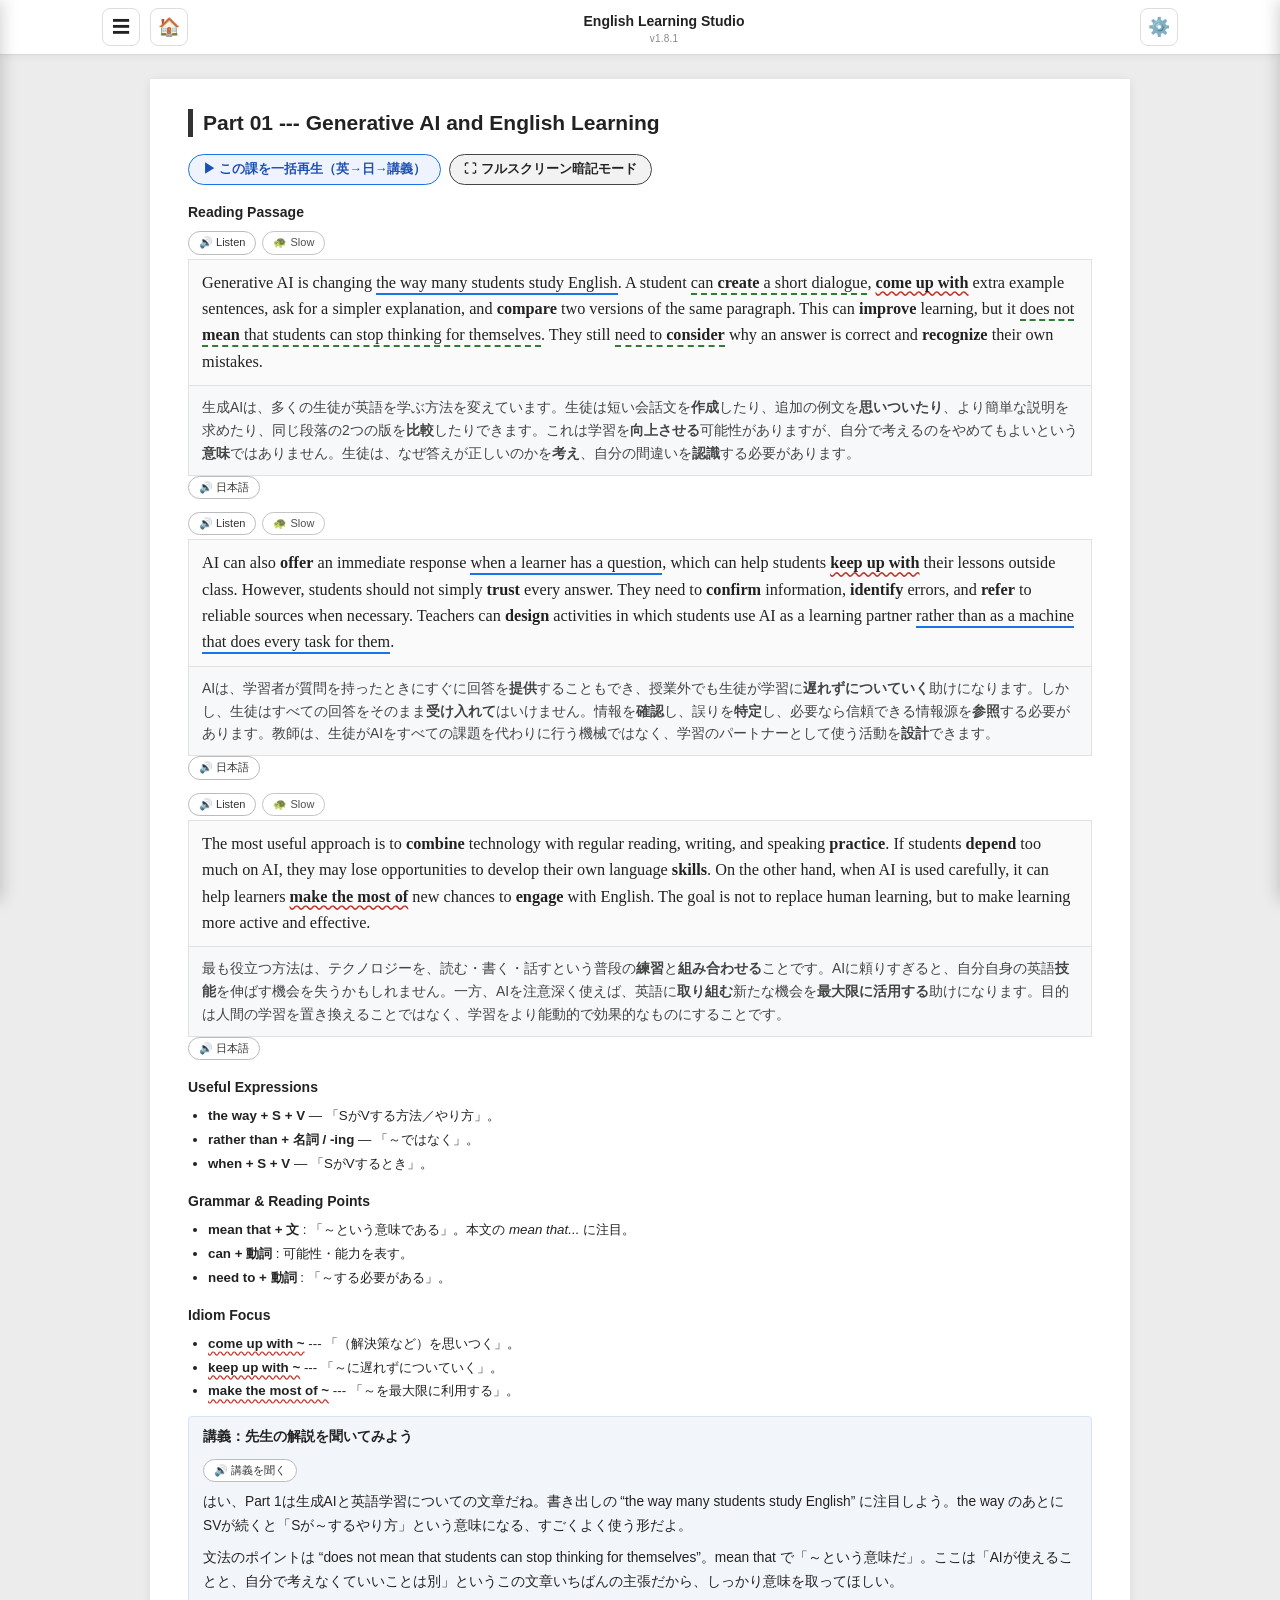
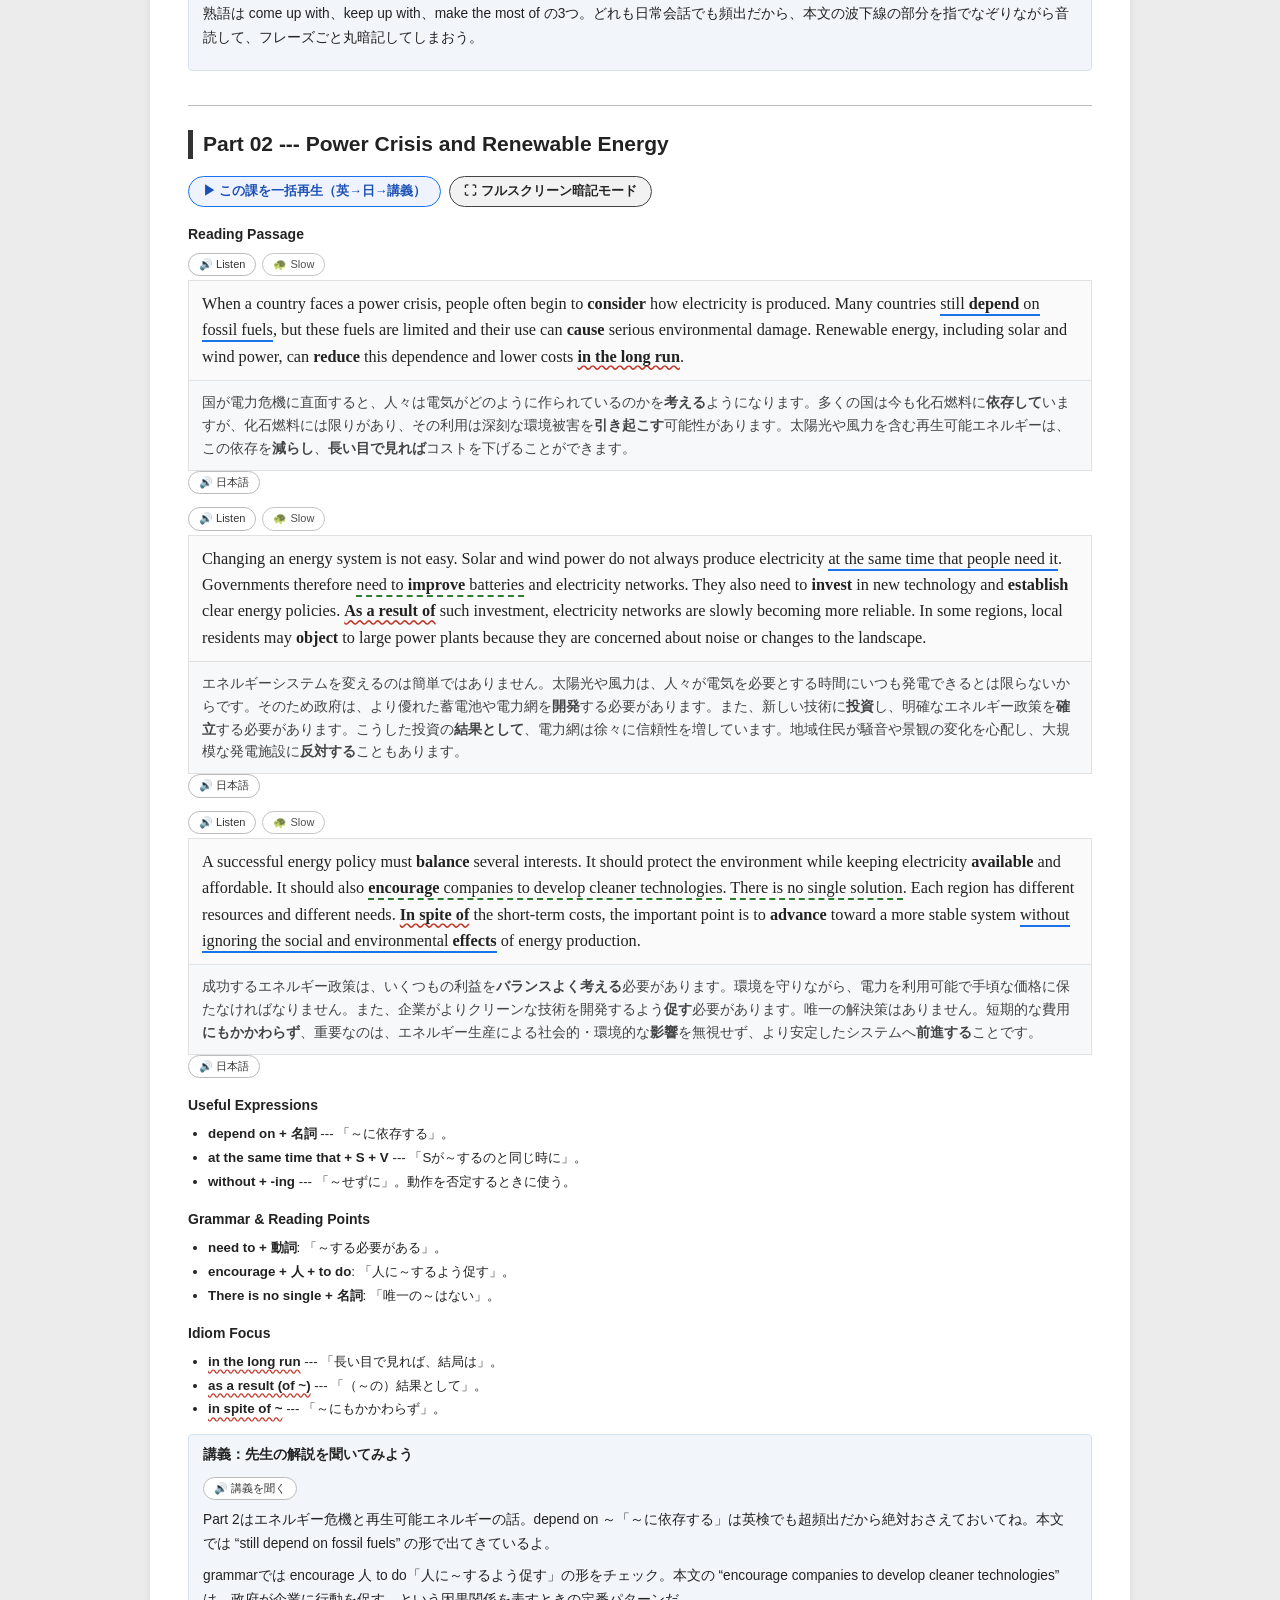
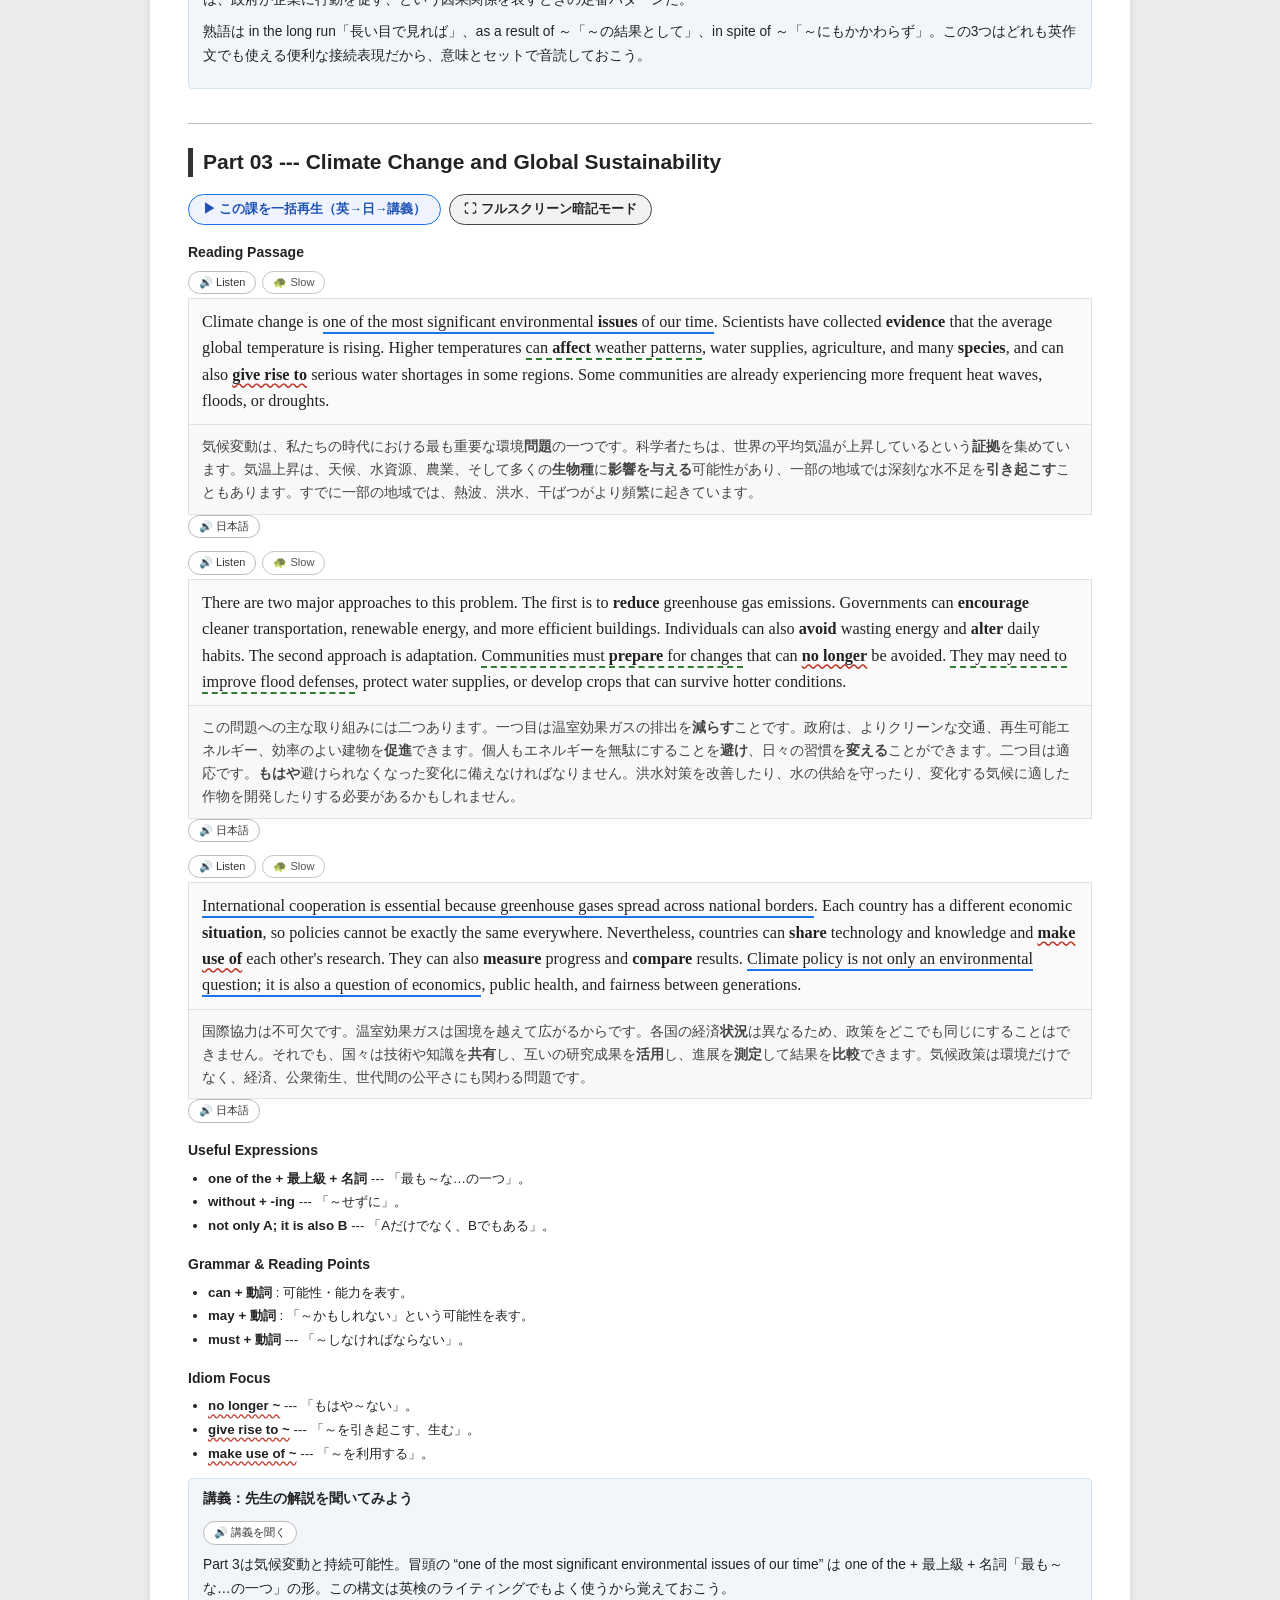
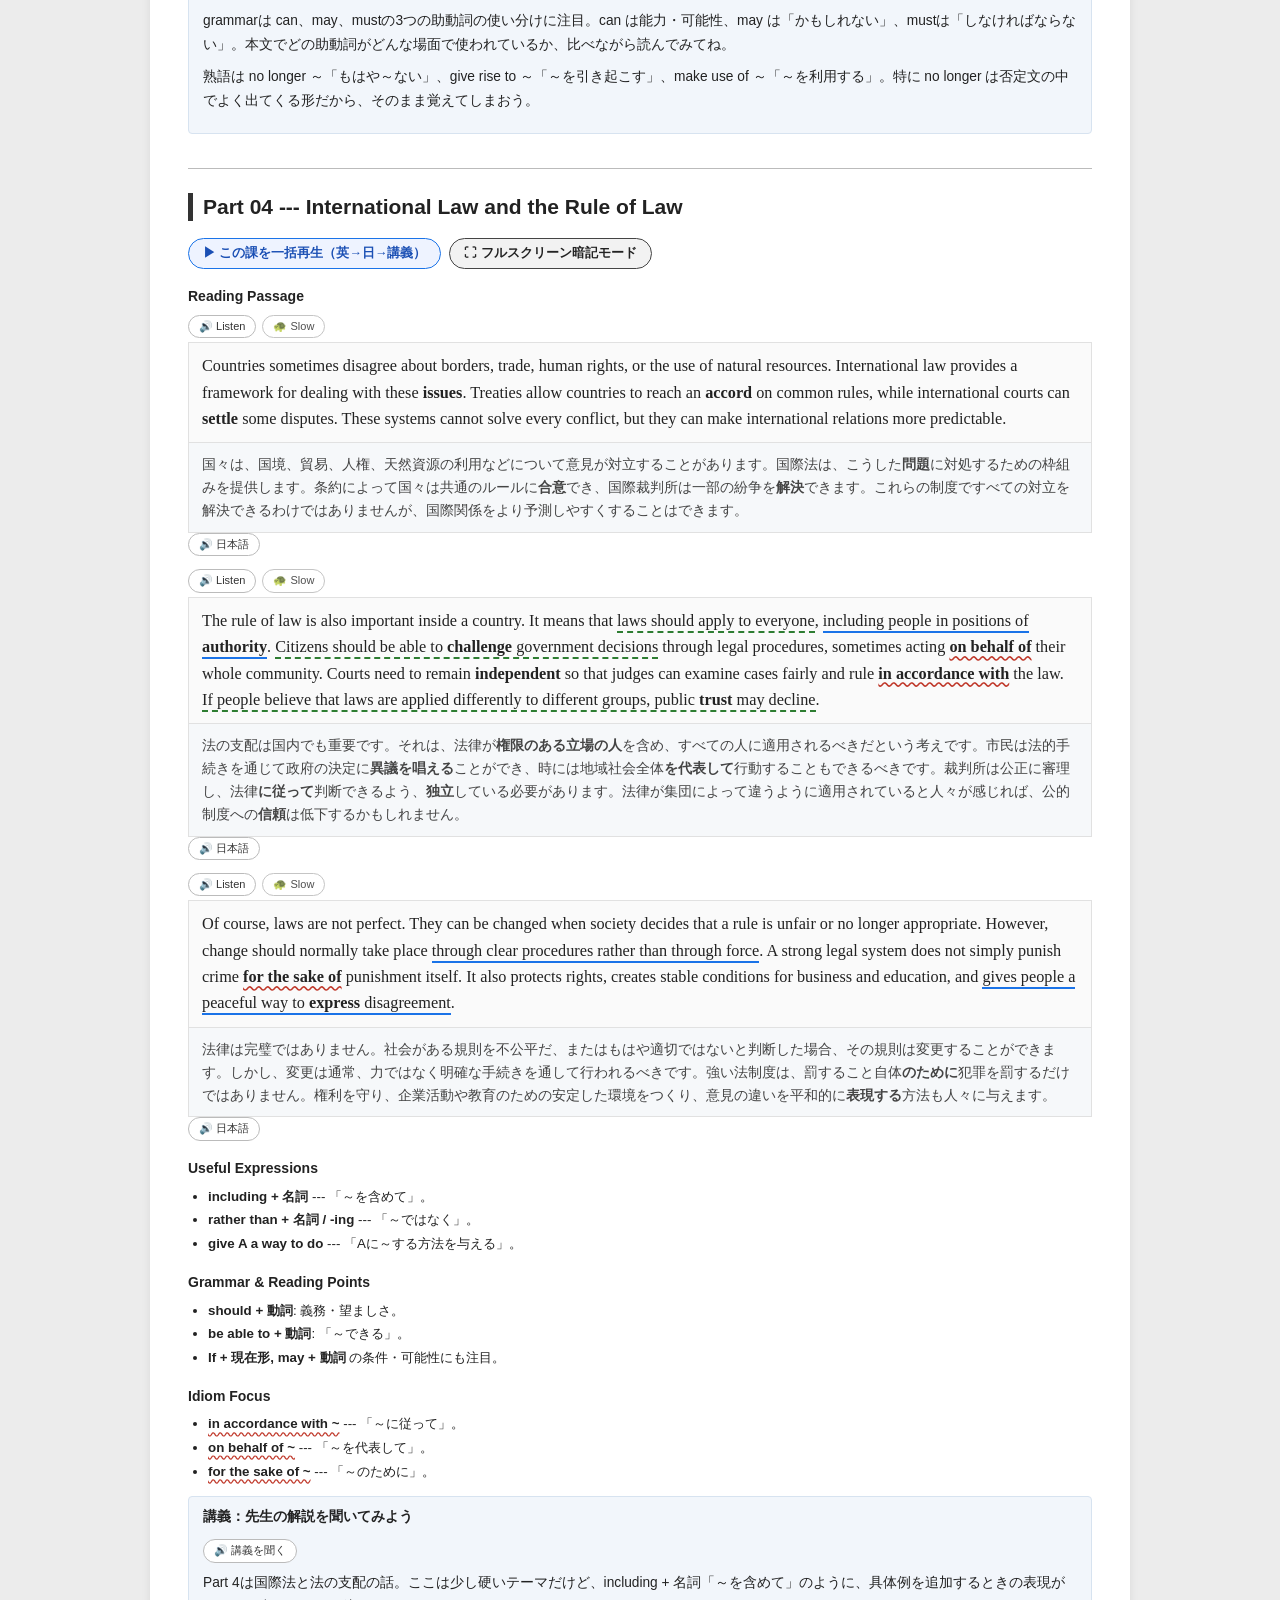
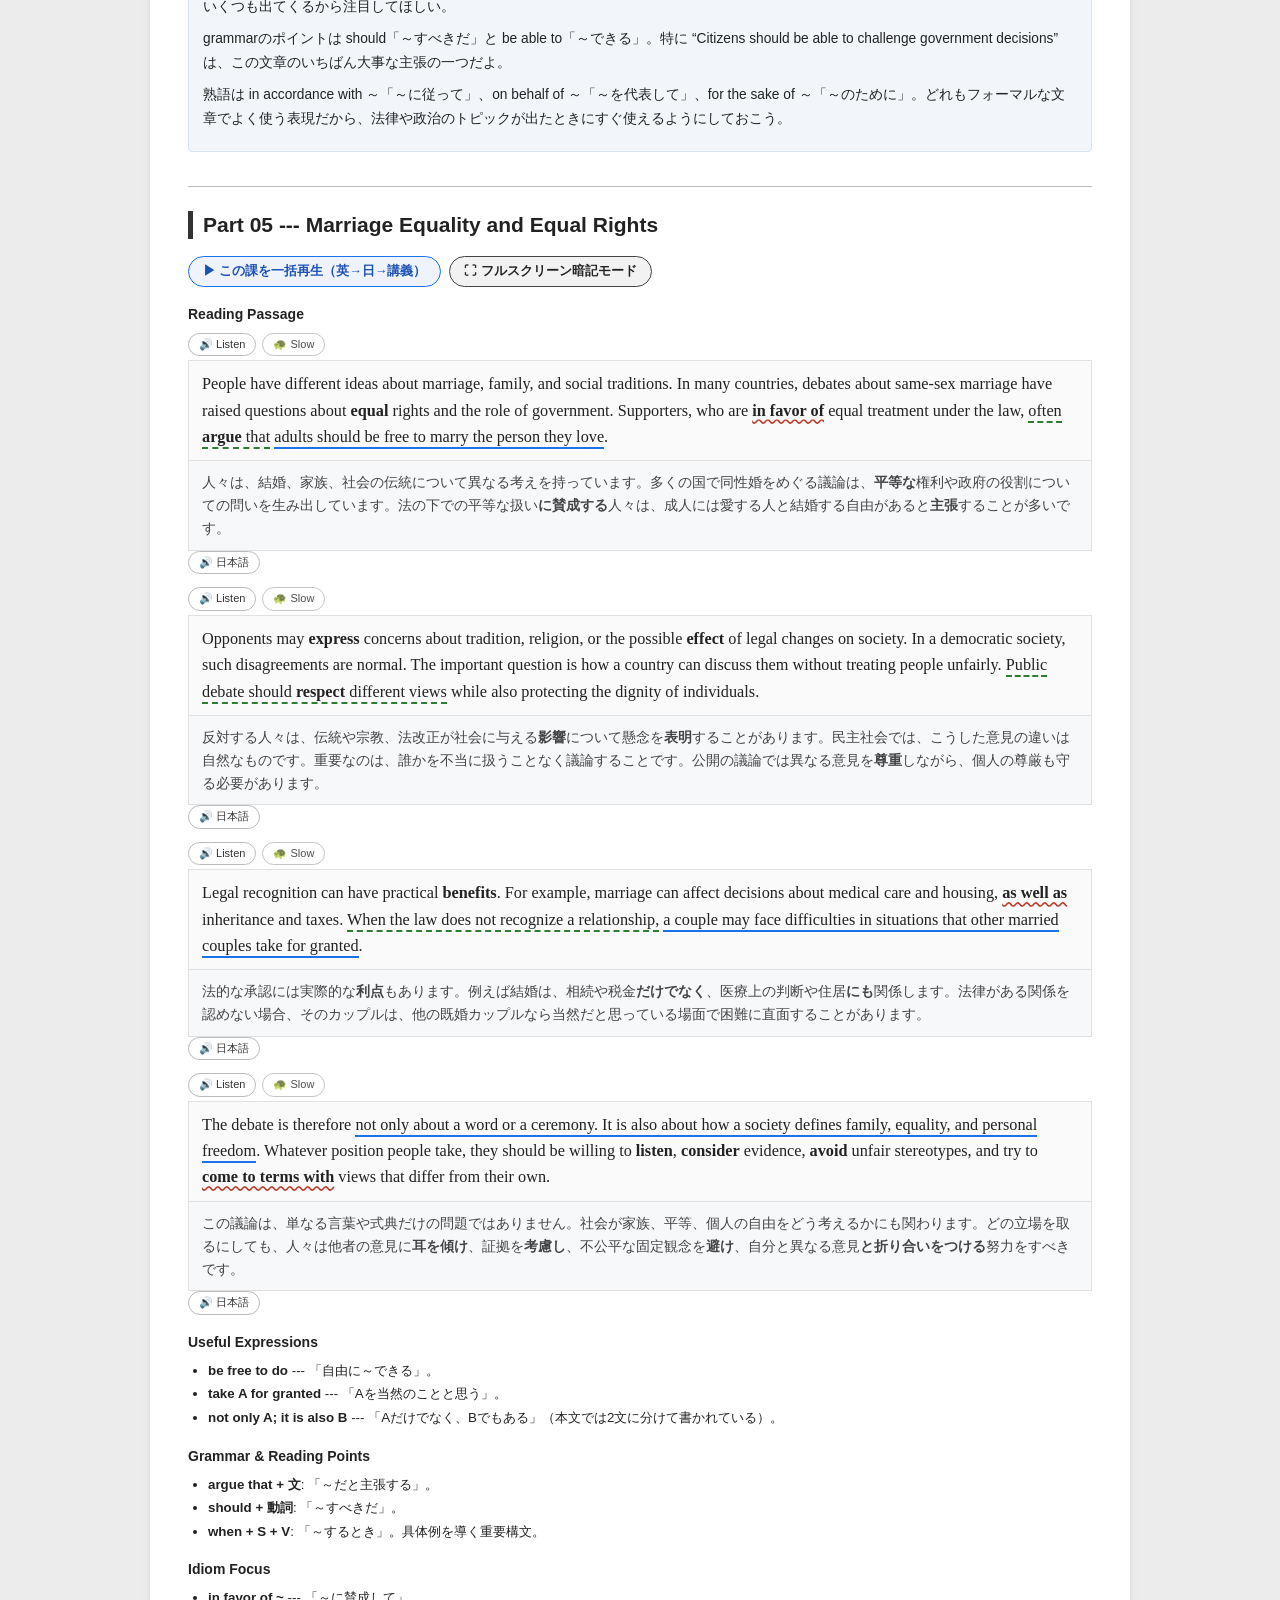
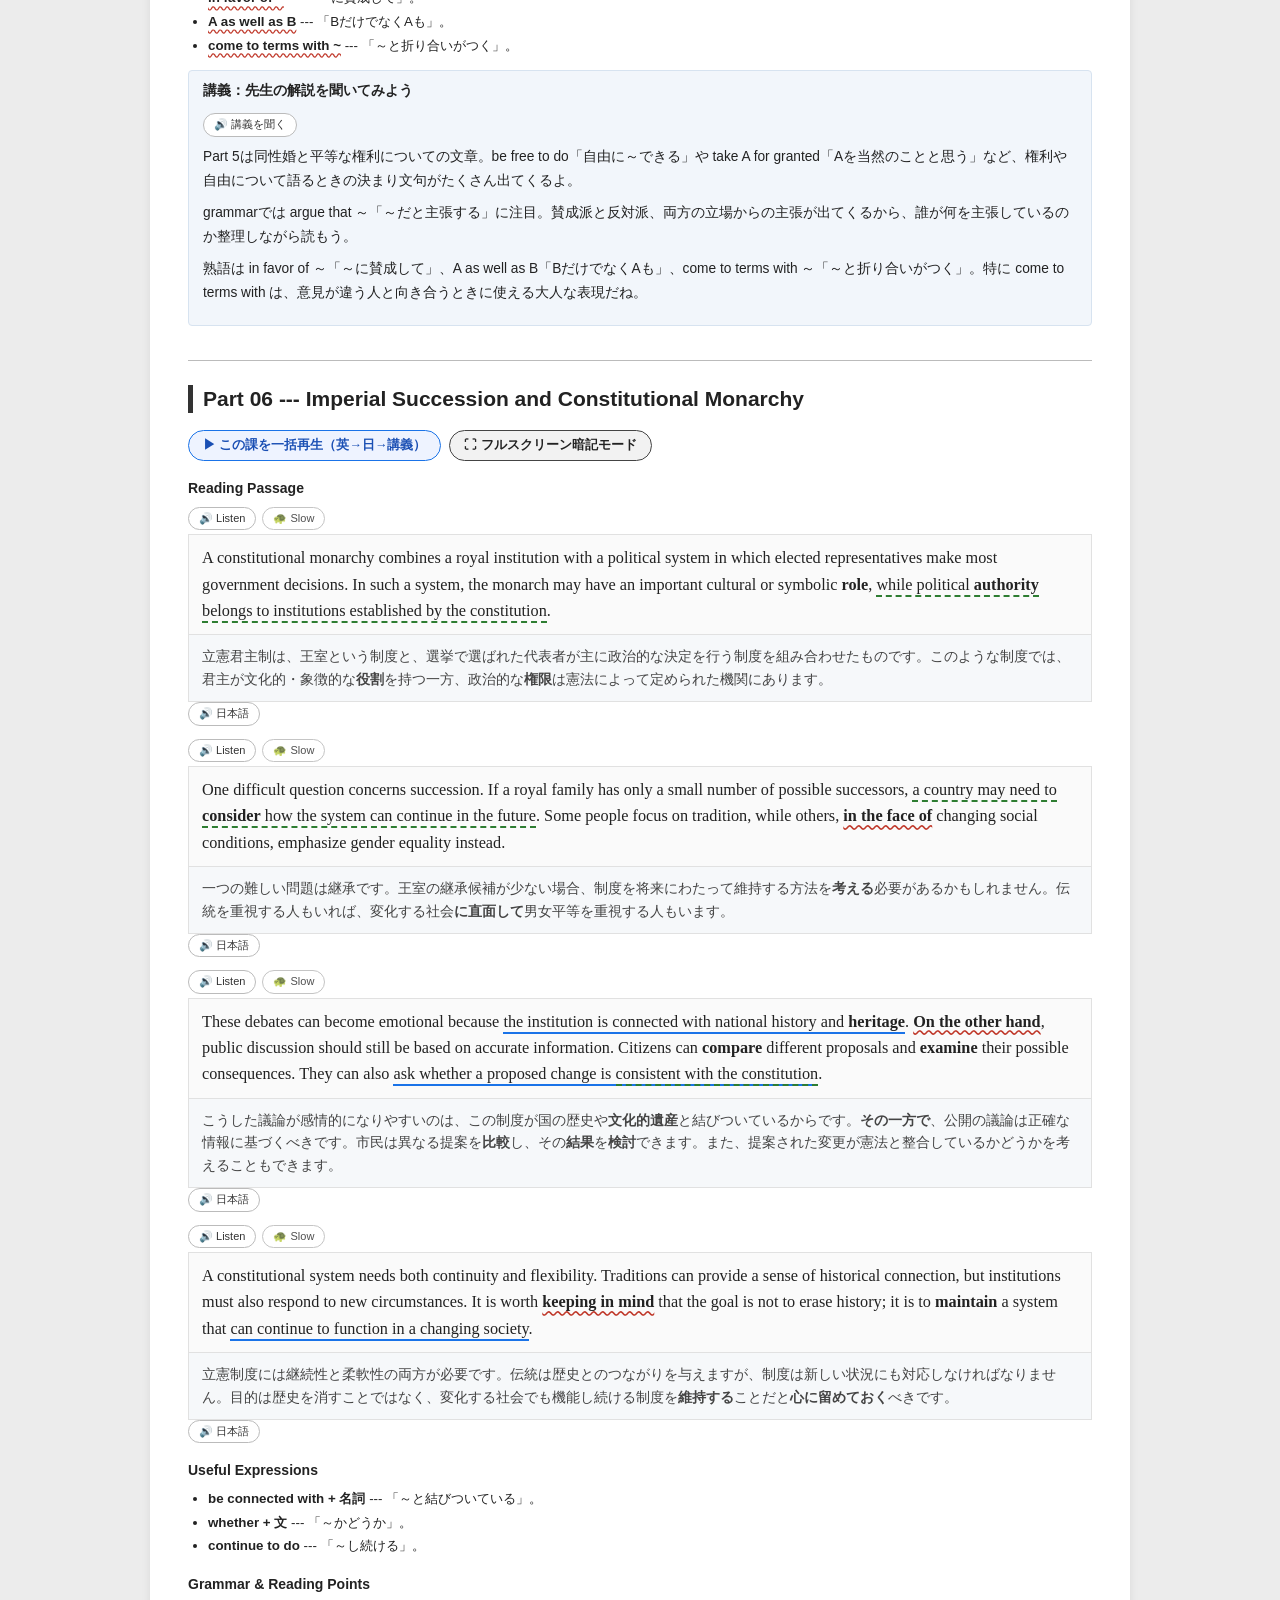
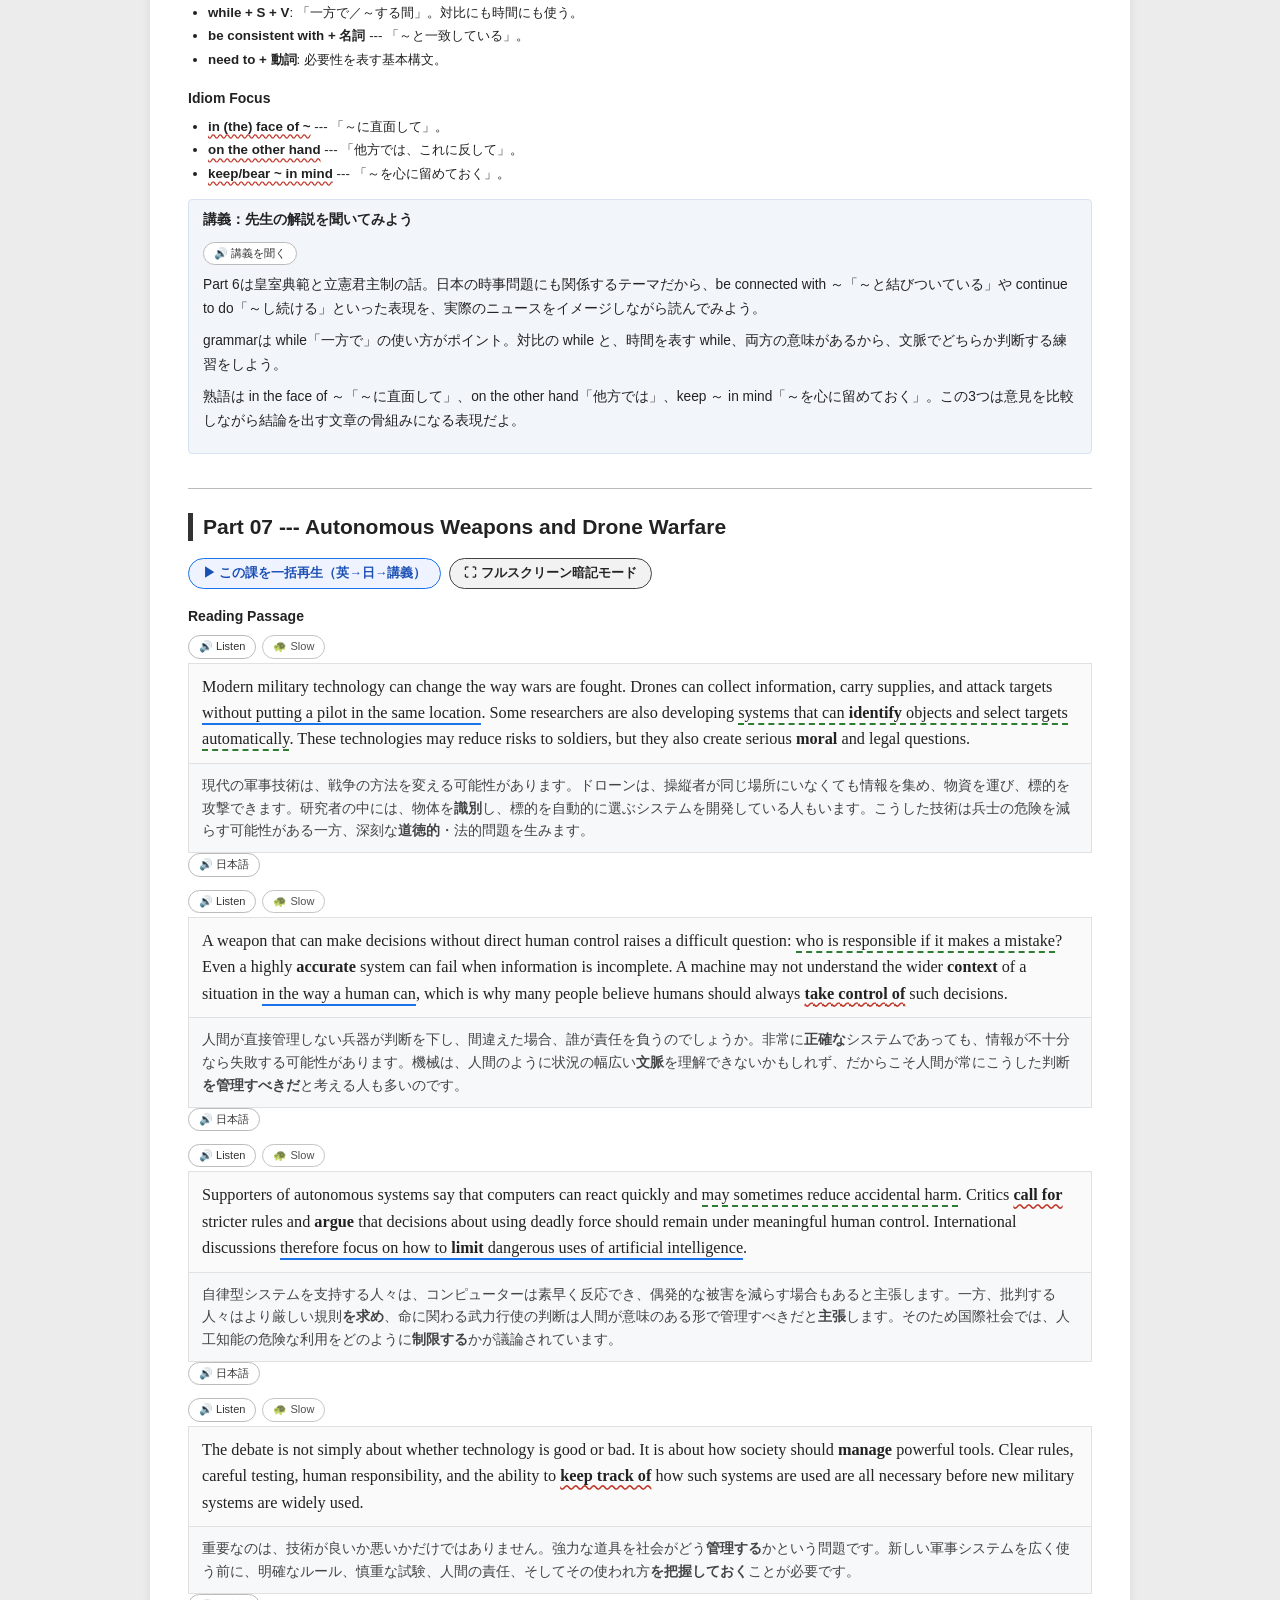
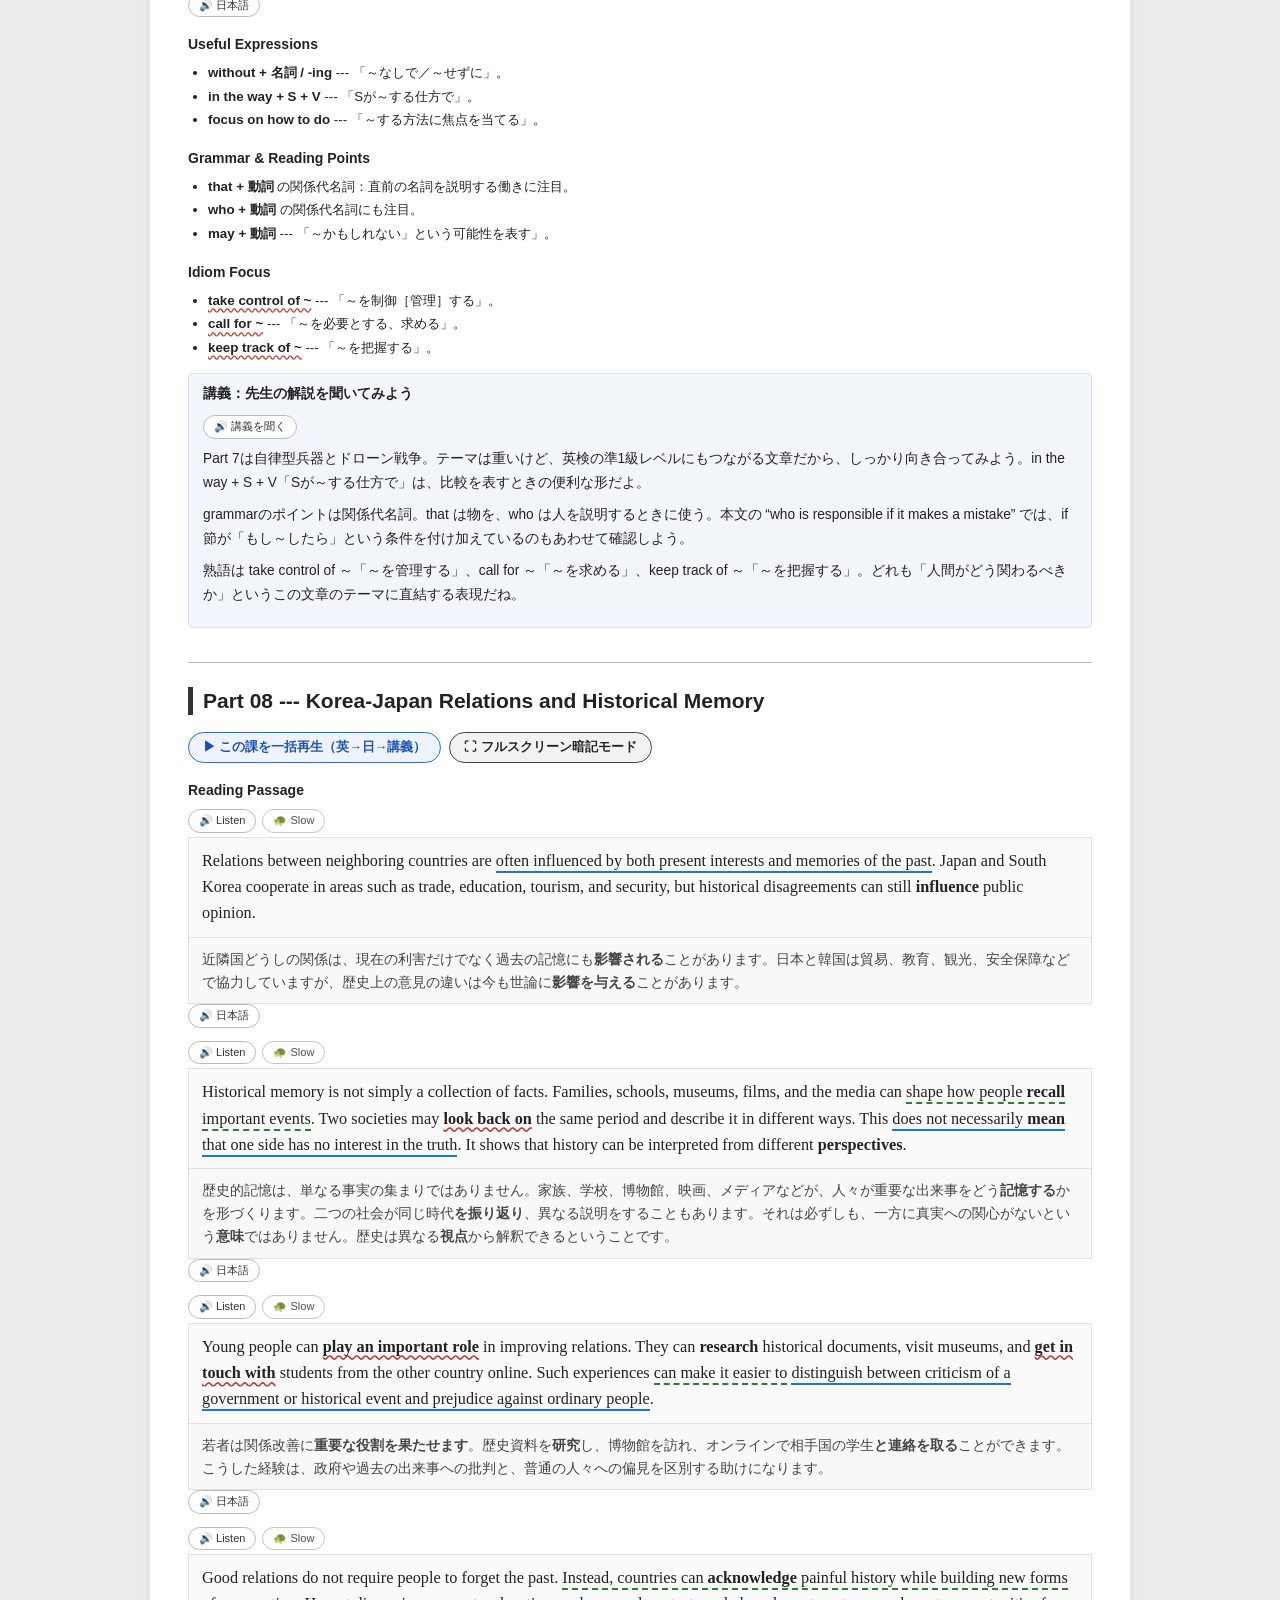
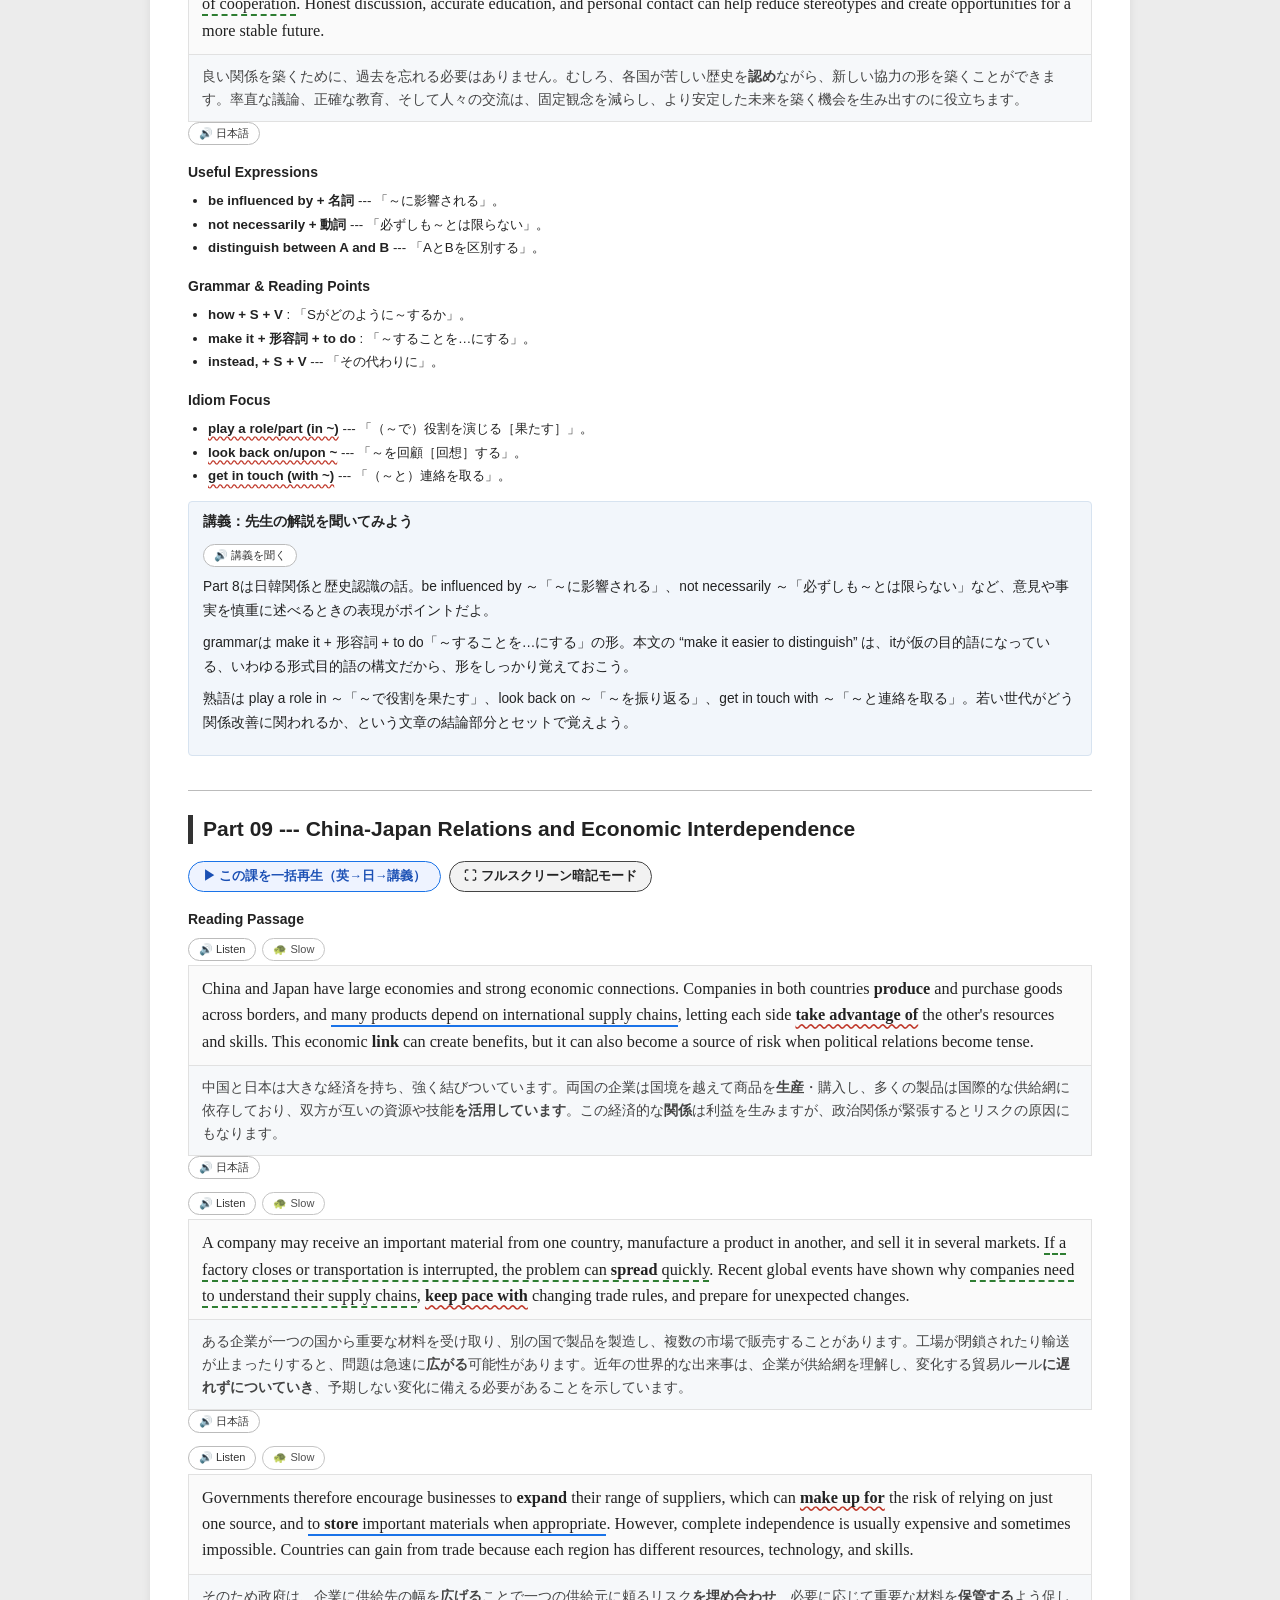
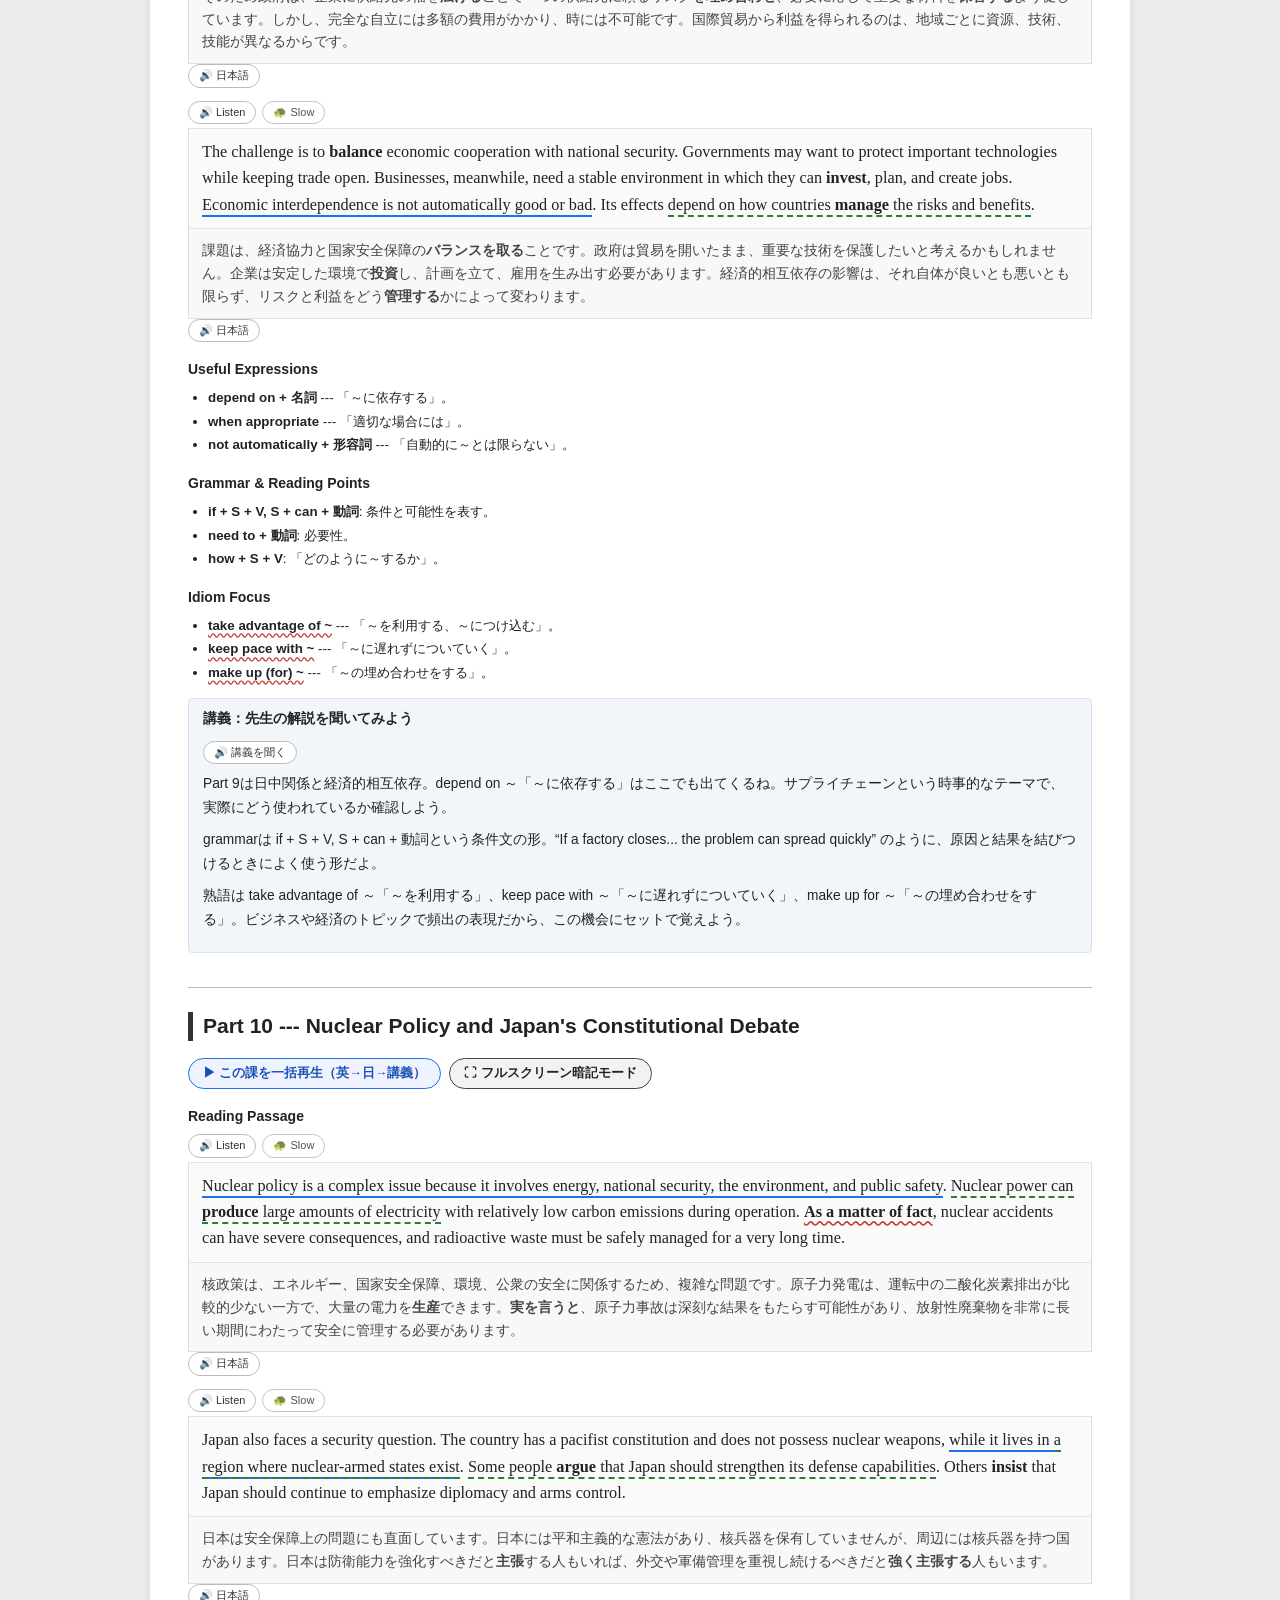
<file: reading-1.html>
<!DOCTYPE html>

<html lang="ja">
<head>
<meta charset="utf-8"/>
<meta content="width=device-width, initial-scale=1, viewport-fit=cover" name="viewport"/>
<title>社会トピック英文読解 Part1-29｜English Learning Studio</title>
<meta content="AI・環境・国際関係など29の社会トピックを英文と日本語訳の対訳で学べる読解教材。重要語彙・熟語・文法解説つきで、音声読み上げにも対応。" name="description"/>
<meta content="index,follow" name="robots"/>
<link href="https://egoaid.github.io/English-Vocabulary/reading-1.html" rel="canonical"/>
<meta content="ja_JP" property="og:locale"/>
<meta content="https://egoaid.github.io/English-Vocabulary/reading-1.html" property="og:url"/>
<meta content="社会トピック英文読解 Part1-29｜English Learning Studio" property="og:title"/>
<meta content="AI・環境・国際関係など29の社会トピックを英文と日本語訳の対訳で学べる読解教材。重要語彙・熟語・文法解説つきで、音声読み上げにも対応。" property="og:description"/>
<meta content="website" property="og:type"/>
<meta content="English Learning Studio" property="og:site_name"/>
<meta content="https://egoaid.github.io/English-Vocabulary/icons/og-image.png" property="og:image"/>
<meta content="1200" property="og:image:width"/>
<meta content="630" property="og:image:height"/>
<meta content="summary_large_image" name="twitter:card"/>
<meta content="社会トピック英文読解 Part1-29｜English Learning Studio" name="twitter:title"/>
<meta content="AI・環境・国際関係など29の社会トピックを英文と日本語訳の対訳で学べる読解教材。重要語彙・熟語・文法解説つきで、音声読み上げにも対応。" name="twitter:description"/>
<meta content="https://egoaid.github.io/English-Vocabulary/icons/og-image.png" name="twitter:image"/>
<link href="manifest.json" rel="manifest"/>
<meta content="#222222" name="theme-color"/>
<meta content="yes" name="mobile-web-app-capable"/>
<meta content="yes" name="apple-mobile-web-app-capable"/>
<meta content="default" name="apple-mobile-web-app-status-bar-style"/>
<meta content="English Studio" name="apple-mobile-web-app-title"/>
<link href="icons/apple-touch-icon-180.png" rel="apple-touch-icon"/>
<link href="icons/favicon-32.png" rel="icon" sizes="32x32" type="image/png"/>
<link href="icons/favicon-16.png" rel="icon" sizes="16x16" type="image/png"/>
<link href="icons/icon-192.png" rel="icon" sizes="192x192" type="image/png"/>
<link href="icons/icon-512.png" rel="icon" sizes="512x512" type="image/png"/>
<link rel="stylesheet" href="styles.css"/>
<script type="application/ld+json">
{
  "@context": "https://schema.org",
  "@type": "LearningResource",
  "name": "社会トピック英文読解 Part1-29",
  "description": "AI・環境・国際関係など29の社会トピックを英文と日本語訳の対訳で学べる読解教材。重要語彙・熟語・文法解説つきで、音声読み上げにも対応。",
  "url": "https://egoaid.github.io/English-Vocabulary/reading-1.html",
  "inLanguage": "en",
  "isPartOf": { "@type": "WebSite", "url": "https://egoaid.github.io/English-Vocabulary/" },
  "isAccessibleForFree": true,
  "learningResourceType": "Reading passage",
  "educationalLevel": "High school"
}
</script>
</head>
<body>
<header class="screen-header">
<div class="screen-header-inner">
<button class="icon-btn" id="sidebarToggle" aria-label="目次を開く" title="目次">
<span class="icon-bars">&#9776;</span>
</button>
<a class="icon-btn" href="index.html" aria-label="ホーム（目次）" title="ホーム（目次）">🏠</a>
<strong class="app-title">English Learning Studio</strong>
<button class="icon-btn" id="settingsToggle" aria-label="設定を開く" title="設定">&#9881;&#65039;</button>
</div>
</header>

<div class="sidebar-backdrop" id="sidebarBackdrop"></div>
<aside class="sidebar" id="sidebar" aria-hidden="true">
<div class="sidebar-header">
<span>目次</span>
<button class="icon-btn" id="sidebarClose" aria-label="閉じる">&#10005;</button>
</div>
<nav class="sidebar-list" aria-label="Parts">
<a href="index.html" class="sidebar-link home-link"><span class="sidebar-num">&#127968;</span><span class="sidebar-title">ホーム（目次）</span></a>
<div class="sidebar-group-label">Part 1&ndash;29：時事・社会トピック読解</div>
<a href="reading-1.html#part-01" class="sidebar-link" data-target="part-01" data-file="reading-1.html"><span class="sidebar-num">01</span><span class="sidebar-title">Generative AI and English Learning</span></a>
<a href="reading-1.html#part-02" class="sidebar-link" data-target="part-02" data-file="reading-1.html"><span class="sidebar-num">02</span><span class="sidebar-title">Power Crisis and Renewable Energy</span></a>
<a href="reading-1.html#part-03" class="sidebar-link" data-target="part-03" data-file="reading-1.html"><span class="sidebar-num">03</span><span class="sidebar-title">Climate Change and Global Sustainability</span></a>
<a href="reading-1.html#part-04" class="sidebar-link" data-target="part-04" data-file="reading-1.html"><span class="sidebar-num">04</span><span class="sidebar-title">International Law and the Rule of Law</span></a>
<a href="reading-1.html#part-05" class="sidebar-link" data-target="part-05" data-file="reading-1.html"><span class="sidebar-num">05</span><span class="sidebar-title">Marriage Equality and Equal Rights</span></a>
<a href="reading-1.html#part-06" class="sidebar-link" data-target="part-06" data-file="reading-1.html"><span class="sidebar-num">06</span><span class="sidebar-title">Imperial Succession and Constitutional Monarchy</span></a>
<a href="reading-1.html#part-07" class="sidebar-link" data-target="part-07" data-file="reading-1.html"><span class="sidebar-num">07</span><span class="sidebar-title">Autonomous Weapons and Drone Warfare</span></a>
<a href="reading-1.html#part-08" class="sidebar-link" data-target="part-08" data-file="reading-1.html"><span class="sidebar-num">08</span><span class="sidebar-title">Korea-Japan Relations and Historical Memory</span></a>
<a href="reading-1.html#part-09" class="sidebar-link" data-target="part-09" data-file="reading-1.html"><span class="sidebar-num">09</span><span class="sidebar-title">China-Japan Relations and Economic Interdependence</span></a>
<a href="reading-1.html#part-10" class="sidebar-link" data-target="part-10" data-file="reading-1.html"><span class="sidebar-num">10</span><span class="sidebar-title">Nuclear Policy and Japan's Constitutional Debate</span></a>
<a href="reading-1.html#part-11" class="sidebar-link" data-target="part-11" data-file="reading-1.html"><span class="sidebar-num">11</span><span class="sidebar-title">Demographic Decline and an Aging Society</span></a>
<a href="reading-1.html#part-12" class="sidebar-link" data-target="part-12" data-file="reading-1.html"><span class="sidebar-num">12</span><span class="sidebar-title">Healthcare System Reform and Medical Challenges</span></a>
<a href="reading-1.html#part-13" class="sidebar-link" data-target="part-13" data-file="reading-1.html"><span class="sidebar-num">13</span><span class="sidebar-title">Childcare Support and Family Policy</span></a>
<a href="reading-1.html#part-14" class="sidebar-link" data-target="part-14" data-file="reading-1.html"><span class="sidebar-num">14</span><span class="sidebar-title">Hate Speech and Online Harassment</span></a>
<a href="reading-1.html#part-15" class="sidebar-link" data-target="part-15" data-file="reading-1.html"><span class="sidebar-num">15</span><span class="sidebar-title">Social Media and Political Polarization</span></a>
<a href="reading-1.html#part-16" class="sidebar-link" data-target="part-16" data-file="reading-1.html"><span class="sidebar-num">16</span><span class="sidebar-title">Democratic Backsliding and Authoritarianism</span></a>
<a href="reading-1.html#part-17" class="sidebar-link" data-target="part-17" data-file="reading-1.html"><span class="sidebar-num">17</span><span class="sidebar-title">Terrorism and National Security Responses</span></a>
<a href="reading-1.html#part-18" class="sidebar-link" data-target="part-18" data-file="reading-1.html"><span class="sidebar-num">18</span><span class="sidebar-title">Refugee Crisis and Humanitarian Obligations</span></a>
<a href="reading-1.html#part-19" class="sidebar-link" data-target="part-19" data-file="reading-1.html"><span class="sidebar-num">19</span><span class="sidebar-title">Labor Exploitation and Supply Chain Ethics</span></a>
<a href="reading-1.html#part-20" class="sidebar-link" data-target="part-20" data-file="reading-1.html"><span class="sidebar-num">20</span><span class="sidebar-title">Pandemic Preparedness and Public Health Resilience</span></a>
<a href="reading-1.html#part-21" class="sidebar-link" data-target="part-21" data-file="reading-1.html"><span class="sidebar-num">21</span><span class="sidebar-title">Mental Health and Psychological Resilience</span></a>
<a href="reading-1.html#part-22" class="sidebar-link" data-target="part-22" data-file="reading-1.html"><span class="sidebar-num">22</span><span class="sidebar-title">Automation, AI, and the Future of Work</span></a>
<a href="reading-1.html#part-23" class="sidebar-link" data-target="part-23" data-file="reading-1.html"><span class="sidebar-num">23</span><span class="sidebar-title">Space Exploration and International Cooperation</span></a>
<a href="reading-1.html#part-24" class="sidebar-link" data-target="part-24" data-file="reading-1.html"><span class="sidebar-num">24</span><span class="sidebar-title">Wealth Inequality and Economic Opportunity</span></a>
<a href="reading-1.html#part-25" class="sidebar-link" data-target="part-25" data-file="reading-1.html"><span class="sidebar-num">25</span><span class="sidebar-title">Language Diversity and Endangered Languages</span></a>
<a href="reading-1.html#part-26" class="sidebar-link" data-target="part-26" data-file="reading-1.html"><span class="sidebar-num">26</span><span class="sidebar-title">Study Abroad and Global Citizenship</span></a>
<a href="reading-1.html#part-27" class="sidebar-link" data-target="part-27" data-file="reading-1.html"><span class="sidebar-num">27</span><span class="sidebar-title">Ocean Conservation and Plastic Pollution</span></a>
<a href="reading-1.html#part-28" class="sidebar-link" data-target="part-28" data-file="reading-1.html"><span class="sidebar-num">28</span><span class="sidebar-title">Artificial Intelligence, Copyright, and Creative Work</span></a>
<a href="reading-1.html#part-29" class="sidebar-link" data-target="part-29" data-file="reading-1.html"><span class="sidebar-num">29</span><span class="sidebar-title">Gender Gap in the Workplace</span></a>
<div class="sidebar-group-label">Part 30&ndash;34：物語文</div>
<a href="reading-2.html#part-30" class="sidebar-link" data-target="part-30" data-file="reading-2.html"><span class="sidebar-num">30</span><span class="sidebar-title">物語文: Two Ways of Solving a Problem</span></a>
<a href="reading-2.html#part-31" class="sidebar-link" data-target="part-31" data-file="reading-2.html"><span class="sidebar-num">31</span><span class="sidebar-title">物語文: Finding a New Interest</span></a>
<a href="reading-2.html#part-32" class="sidebar-link" data-target="part-32" data-file="reading-2.html"><span class="sidebar-num">32</span><span class="sidebar-title">物語文: The Late Bicycle</span></a>
<a href="reading-2.html#part-33" class="sidebar-link" data-target="part-33" data-file="reading-2.html"><span class="sidebar-num">33</span><span class="sidebar-title">物語文: The Mosaic That Wouldn't Come Together</span></a>
<a href="reading-2.html#part-34" class="sidebar-link" data-target="part-34" data-file="reading-2.html"><span class="sidebar-num">34</span><span class="sidebar-title">物語文: A Question She Couldn't Answer</span></a>
<div class="sidebar-group-label">Part 35&ndash;39：論説文解釈</div>
<a href="reading-3.html#part-35" class="sidebar-link" data-target="part-35" data-file="reading-3.html"><span class="sidebar-num">35</span><span class="sidebar-title">論説文読解①: 対比・逆接の接続語</span></a>
<a href="reading-3.html#part-36" class="sidebar-link" data-target="part-36" data-file="reading-3.html"><span class="sidebar-num">36</span><span class="sidebar-title">論説文読解②: 因果関係の接続語</span></a>
<a href="reading-3.html#part-37" class="sidebar-link" data-target="part-37" data-file="reading-3.html"><span class="sidebar-num">37</span><span class="sidebar-title">論説文読解③: 追加の接続語</span></a>
<a href="reading-3.html#part-38" class="sidebar-link" data-target="part-38" data-file="reading-3.html"><span class="sidebar-num">38</span><span class="sidebar-title">論説文読解④: 言い換え・具体例の接続語</span></a>
<a href="reading-3.html#part-39" class="sidebar-link" data-target="part-39" data-file="reading-3.html"><span class="sidebar-num">39</span><span class="sidebar-title">論説文読解⑤: NOT型設問と文整序の総まとめ</span></a>
<div class="sidebar-group-label">Part 40&ndash;44：英作文練習</div>
<a href="reading-4.html#part-40" class="sidebar-link" data-target="part-40" data-file="reading-4.html"><span class="sidebar-num">40</span><span class="sidebar-title">英作文練習①: 二つの絵を比較する</span></a>
<a href="reading-4.html#part-41" class="sidebar-link" data-target="part-41" data-file="reading-4.html"><span class="sidebar-num">41</span><span class="sidebar-title">英作文練習②: 困っている人を助ける</span></a>
<a href="reading-4.html#part-42" class="sidebar-link" data-target="part-42" data-file="reading-4.html"><span class="sidebar-num">42</span><span class="sidebar-title">英作文練習③: 変化を説明する</span></a>
<a href="reading-4.html#part-43" class="sidebar-link" data-target="part-43" data-file="reading-4.html"><span class="sidebar-num">43</span><span class="sidebar-title">英作文練習④: 理由をつけて意見を述べる</span></a>
<a href="reading-4.html#part-44" class="sidebar-link" data-target="part-44" data-file="reading-4.html"><span class="sidebar-num">44</span><span class="sidebar-title">英作文練習⑤: 改善案を提案する</span></a>
<div class="sidebar-group-label">Part 45&ndash;49：リスニング対策</div>
<a href="reading-5.html#part-45" class="sidebar-link" data-target="part-45" data-file="reading-5.html"><span class="sidebar-num">45</span><span class="sidebar-title">リスニング対策①: 複数条件からの絞り込み</span></a>
<a href="reading-5.html#part-46" class="sidebar-link" data-target="part-46" data-file="reading-5.html"><span class="sidebar-num">46</span><span class="sidebar-title">リスニング対策②: 予定の調整と変更</span></a>
<a href="reading-5.html#part-47" class="sidebar-link" data-target="part-47" data-file="reading-5.html"><span class="sidebar-num">47</span><span class="sidebar-title">リスニング対策③: 施設・サービスの案内</span></a>
<a href="reading-5.html#part-48" class="sidebar-link" data-target="part-48" data-file="reading-5.html"><span class="sidebar-num">48</span><span class="sidebar-title">リスニング対策④: 順序・手順の説明</span></a>
<a href="reading-5.html#part-49" class="sidebar-link" data-target="part-49" data-file="reading-5.html"><span class="sidebar-num">49</span><span class="sidebar-title">リスニング対策⑤: 説明モノローグと例外情報</span></a>
<div class="sidebar-group-label">Part 50：重要英単語ランク表</div>
<a href="vocab-words.html#part-50" class="sidebar-link" data-target="part-50" data-file="vocab-words.html"><span class="sidebar-num">50</span><span class="sidebar-title">重要英単語ランク表（全2762語）</span></a>
<div class="sidebar-group-label">Part 51：重要熟語・イディオムランク表</div>
<a href="vocab-idioms.html#part-51" class="sidebar-link" data-target="part-51" data-file="vocab-idioms.html"><span class="sidebar-num">51</span><span class="sidebar-title">重要熟語・イディオムランク表（全1235熟語）</span></a>
<div class="sidebar-group-label">Part 52&ndash;56：日常会話・メッセージ</div>
<a href="reading-6.html#part-52" class="sidebar-link" data-target="part-52" data-file="reading-6.html"><span class="sidebar-num">52</span><span class="sidebar-title">日常会話: Deciding on Weekend Plans</span></a>
<a href="reading-6.html#part-53" class="sidebar-link" data-target="part-53" data-file="reading-6.html"><span class="sidebar-num">53</span><span class="sidebar-title">日常会話: Cheering Up a Friend</span></a>
<a href="reading-6.html#part-54" class="sidebar-link" data-target="part-54" data-file="reading-6.html"><span class="sidebar-num">54</span><span class="sidebar-title">日常会話: Clearing Up a Misunderstanding</span></a>
<a href="reading-6.html#part-55" class="sidebar-link" data-target="part-55" data-file="reading-6.html"><span class="sidebar-num">55</span><span class="sidebar-title">メッセージ: Running a Little Late</span></a>
<a href="reading-6.html#part-56" class="sidebar-link" data-target="part-56" data-file="reading-6.html"><span class="sidebar-num">56</span><span class="sidebar-title">メッセージ: Inviting a Friend</span></a>
<div class="sidebar-group-label">Part 57&ndash;60：Eメール・人物紹介</div>
<a href="reading-7.html#part-57" class="sidebar-link" data-target="part-57" data-file="reading-7.html"><span class="sidebar-num">57</span><span class="sidebar-title">Eメール: A Request to Reschedule</span></a>
<a href="reading-7.html#part-58" class="sidebar-link" data-target="part-58" data-file="reading-7.html"><span class="sidebar-num">58</span><span class="sidebar-title">Eメール: A Thank-You Email After a Homestay</span></a>
<a href="reading-7.html#part-59" class="sidebar-link" data-target="part-59" data-file="reading-7.html"><span class="sidebar-num">59</span><span class="sidebar-title">人物紹介: From a Curious Boy to a Marine Biologist</span></a>
<a href="reading-7.html#part-60" class="sidebar-link" data-target="part-60" data-file="reading-7.html"><span class="sidebar-num">60</span><span class="sidebar-title">人物紹介: Building a Career in Clean Energy</span></a>
<div class="sidebar-group-label">Part 61&ndash;64：個人的エッセイ・インタビュー</div>
<a href="reading-8.html#part-61" class="sidebar-link" data-target="part-61" data-file="reading-8.html"><span class="sidebar-num">61</span><span class="sidebar-title">個人的エッセイ: The Day I Changed My Mind About Working Alone</span></a>
<a href="reading-8.html#part-62" class="sidebar-link" data-target="part-62" data-file="reading-8.html"><span class="sidebar-num">62</span><span class="sidebar-title">個人的エッセイ: What My Little Sister Taught Me About Patience</span></a>
<a href="reading-8.html#part-63" class="sidebar-link" data-target="part-63" data-file="reading-8.html"><span class="sidebar-num">63</span><span class="sidebar-title">インタビュー: A Pastry Chef's Story</span></a>
<a href="reading-8.html#part-64" class="sidebar-link" data-target="part-64" data-file="reading-8.html"><span class="sidebar-num">64</span><span class="sidebar-title">インタビュー: A Wheelchair Basketball Player's Story</span></a>
<div class="sidebar-group-label">Part 65&ndash;68：アート・旅行と文化紹介</div>
<a href="reading-9.html#part-65" class="sidebar-link" data-target="part-65" data-file="reading-9.html"><span class="sidebar-num">65</span><span class="sidebar-title">アート: The Painting I Almost Didn't Finish</span></a>
<a href="reading-9.html#part-66" class="sidebar-link" data-target="part-66" data-file="reading-9.html"><span class="sidebar-num">66</span><span class="sidebar-title">アート: Why I Draw the Same Mountain Every Year</span></a>
<a href="reading-9.html#part-67" class="sidebar-link" data-target="part-67" data-file="reading-9.html"><span class="sidebar-num">67</span><span class="sidebar-title">旅行・文化紹介: A Weekend in Kanazawa</span></a>
<a href="reading-9.html#part-68" class="sidebar-link" data-target="part-68" data-file="reading-9.html"><span class="sidebar-num">68</span><span class="sidebar-title">旅行・文化紹介: Visiting a Night Market in Taiwan</span></a>
<div class="sidebar-group-label">Part 69&ndash;71：科学レポート・How-to</div>
<a href="reading-10.html#part-69" class="sidebar-link" data-target="part-69" data-file="reading-10.html"><span class="sidebar-num">69</span><span class="sidebar-title">科学レポート: Why Do Cats Purr?</span></a>
<a href="reading-10.html#part-70" class="sidebar-link" data-target="part-70" data-file="reading-10.html"><span class="sidebar-num">70</span><span class="sidebar-title">科学レポート: The Memory Experiment</span></a>
<a href="reading-10.html#part-71" class="sidebar-link" data-target="part-71" data-file="reading-10.html"><span class="sidebar-num">71</span><span class="sidebar-title">How-to: Starting a Small Vegetable Garden</span></a>
<div class="sidebar-group-label">Part 72&ndash;79：英検2級レベル 実戦読解・リスニング</div>
<a href="reading-11.html#part-72" class="sidebar-link" data-target="part-72" data-file="reading-11.html"><span class="sidebar-num">72</span><span class="sidebar-title">Eメール: A Request to Book the Community Hall</span></a>
<a href="reading-11.html#part-73" class="sidebar-link" data-target="part-73" data-file="reading-11.html"><span class="sidebar-num">73</span><span class="sidebar-title">論説文（心理学）: The Reason a Familiar Face Feels Trustworthy</span></a>
<a href="reading-11.html#part-74" class="sidebar-link" data-target="part-74" data-file="reading-11.html"><span class="sidebar-num">74</span><span class="sidebar-title">論説文（技術と社会）: A Water Bottle That Refuses to Become Trash</span></a>
<a href="reading-11.html#part-75" class="sidebar-link" data-target="part-75" data-file="reading-11.html"><span class="sidebar-num">75</span><span class="sidebar-title">英検形式ライティング: A Model Opinion Essay</span></a>
<a href="reading-11.html#part-76" class="sidebar-link" data-target="part-76" data-file="reading-11.html"><span class="sidebar-num">76</span><span class="sidebar-title">リスニング対策: Covering a Client Meeting</span></a>
<a href="reading-11.html#part-77" class="sidebar-link" data-target="part-77" data-file="reading-11.html"><span class="sidebar-num">77</span><span class="sidebar-title">熟語・語彙まとめ: Getting Ready for Exam Day</span></a>
<a href="reading-11.html#part-78" class="sidebar-link" data-target="part-78" data-file="reading-11.html"><span class="sidebar-num">78</span><span class="sidebar-title">リスニング対策（モノローグ型）: Three Short Stories</span></a>
<a href="reading-11.html#part-79" class="sidebar-link" data-target="part-79" data-file="reading-11.html"><span class="sidebar-num">79</span><span class="sidebar-title">リスニング対策（電話・接客）: Changing a Hotel Reservation</span></a>
<div class="sidebar-group-label">Part 80&ndash;82：英検2級レベル 本番形式 実戦問題</div>
<a href="quiz.html" class="sidebar-link" data-target="quizApp" data-file="quiz.html"><span class="sidebar-num">80</span><span class="sidebar-title">語彙・熟語の4択問題、読解の4択問題（制限時間つき・成績記録つき）</span></a>
<div class="sidebar-group-label">Part 83&ndash;85：High School Entrance English 実戦トレーニング</div>
<a href="quiz.html#quizGroupHs" class="sidebar-link" data-target="quizGroupHs" data-file="quiz.html"><span class="sidebar-num">83</span><span class="sidebar-title">リスニング＆情報選択（複数選択つき）</span></a>
<a href="quiz.html#quizGroupHs" class="sidebar-link" data-target="quizGroupHs" data-file="quiz.html"><span class="sidebar-num">84</span><span class="sidebar-title">読解・推論（並べ替えつき）</span></a>
<a href="quiz.html#quizGroupHs" class="sidebar-link" data-target="quizGroupHs" data-file="quiz.html"><span class="sidebar-num">85</span><span class="sidebar-title">英作文（チップ組み立て・60語）</span></a>
</nav>
</aside>

<div class="settings-backdrop" id="settingsBackdrop"></div>
<aside class="settings-panel" id="settingsPanel" aria-hidden="true">
<div class="settings-header">
<span>設定</span>
<button class="icon-btn" id="settingsClose" aria-label="閉じる">&#10005;</button>
</div>
<div class="settings-body">
<button class="settings-btn" id="manualOpenBtn">&#128214; 使い方マニュアル</button>
<button class="settings-btn" id="printBtn">&#128424;&#65039; A4で印刷する</button>
<div class="settings-item">
<label for="rateSlider">読み上げ速度（英語・通常ボタン）</label>
<input id="rateSlider" max="1.1" min="0.5" step="0.05" type="range" value="0.92"/>
<span class="settings-value" id="rateValue">0.92</span>
</div>
<div class="settings-item">
<label for="slowRateSlider">読み上げ速度（英語・ゆっくりボタン）</label>
<input id="slowRateSlider" max="0.9" min="0.3" step="0.05" type="range" value="0.6"/>
<span class="settings-value" id="slowRateValue">0.60</span>
</div>
<div class="settings-item voice-select-item" id="maleVoiceSettingItem" style="display:none;">
<label for="maleVoiceSelect">英語・男性の声</label>
<select id="maleVoiceSelect"></select>
<p class="settings-hint">Microsoft Online Natural音声（利用できる場合のみ表示）</p>
</div>
<div class="settings-item voice-select-item" id="femaleVoiceSettingItem" style="display:none;">
<label for="femaleVoiceSelect">英語・女性の声</label>
<select id="femaleVoiceSelect"></select>
<p class="settings-hint">Microsoft Online Natural音声（利用できる場合のみ表示）</p>
</div>
<div class="settings-item voice-select-item" id="japaneseMaleVoiceSettingItem" style="display:none;">
<label for="japaneseMaleVoiceSelect">日本語・男性の声</label>
<select id="japaneseMaleVoiceSelect"></select>
<p class="settings-hint">Microsoft Online Natural音声（利用できる場合のみ表示）</p>
</div>
<div class="settings-item voice-select-item" id="japaneseFemaleVoiceSettingItem" style="display:none;">
<label for="japaneseFemaleVoiceSelect">日本語・女性の声</label>
<select id="japaneseFemaleVoiceSelect"></select>
<p class="settings-hint">Microsoft Online Natural音声（利用できる場合のみ表示）</p>
</div>
<div class="settings-item settings-checkbox">
<label><input id="darkModeToggle" type="checkbox"/> ダークモード</label>
</div>
<div class="settings-item">
<label for="fsBgColorPicker">フルスクリーン暗記モードの背景色</label>
<input id="fsBgColorPicker" type="color" value="#0e1116"/>
</div>
<div class="settings-item">
<label for="fsHighlightColorPicker">単語ハイライトの色</label>
<input id="fsHighlightColorPicker" type="color" value="#ffd166"/>
</div>
<div class="settings-item">
<label for="fsHighlightStyleSelect">単語ハイライトの表示方法</label>
<select id="fsHighlightStyleSelect">
<option value="glow">光るエフェクト</option>
<option value="underline">下線</option>
</select>
</div>
<div class="settings-item">
<label for="fsRateSlider">フルスクリーン暗記モードの読み上げ速度</label>
<input id="fsRateSlider" max="1.5" min="0.3" step="0.05" type="range" value="0.50"/>
<span class="settings-value" id="fsRateValue">0.50</span>
</div>
<div class="settings-item">
<label for="fsMainFontSlider">フルスクリーン：英文・講義文の文字サイズ</label>
<input id="fsMainFontSlider" max="80" min="12" step="1" type="range" value="60"/>
<span class="settings-value" id="fsMainFontValue">60px</span>
</div>
<div class="settings-item">
<label for="fsMainTopMarginSlider">フルスクリーン：英文・講義文の上の余白</label>
<input id="fsMainTopMarginSlider" max="300" min="0" step="5" type="range" value="200"/>
<span class="settings-value" id="fsMainTopMarginValue">200px</span>
</div>
<div class="settings-item">
<label for="fsJaFontSlider">フルスクリーン：日本語字幕の文字サイズ</label>
<input id="fsJaFontSlider" max="60" min="10" step="1" type="range" value="40"/>
<span class="settings-value" id="fsJaFontValue">40px</span>
</div>
<div class="settings-item">
<label for="fsJaBottomMarginSlider">フルスクリーン：日本語字幕の下の余白</label>
<input id="fsJaBottomMarginSlider" max="250" min="0" step="5" type="range" value="150"/>
<span class="settings-value" id="fsJaBottomMarginValue">150px</span>
</div>
<div class="settings-item">
<label for="vocabFontSlider">単語帳・熟語帳の文字サイズ</label>
<input id="vocabFontSlider" max="24" min="10" step="1" type="range" value="14"/>
<span class="settings-value" id="vocabFontValue">14px</span>
</div>
<div class="settings-item">
<label for="fsCardRateSlider">フラッシュカードの読み上げ速度</label>
<input id="fsCardRateSlider" max="1.5" min="0.3" step="0.05" type="range" value="0.85"/>
<span class="settings-value" id="fsCardRateValue">0.85</span>
</div>
<div class="settings-item">
<label for="fsCardFontSlider">フラッシュカードの文字サイズ</label>
<input id="fsCardFontSlider" max="200" min="24" step="2" type="range" value="96"/>
<span class="settings-value" id="fsCardFontValue">96px</span>
</div>
<div class="settings-item settings-checkbox">
<label><input id="skipMasteredToggle" type="checkbox"/> フラッシュカードで暗記済みの単語・熟語を省略する</label>
</div>
<div class="settings-item settings-checkbox">
<label><input id="flashcardShuffleToggle" type="checkbox"/> フラッシュカードをランダムな順番で再生する</label>
</div>
<p class="settings-note">このアプリはオフラインでも利用できます（PWA対応）。ホーム画面に追加すると、アプリのように起動できます。</p>
<p class="settings-version" id="settingsVersionText"></p>
</div>
</aside>

<div class="manual-overlay" id="manualOverlay" aria-hidden="true">
<div class="manual-dialog">
<div class="manual-header">
<span>使い方マニュアル</span>
<button class="icon-btn" id="manualCloseBtn" aria-label="閉じる">&#10005;</button>
</div>
<div class="manual-body">
<h3>画面の移動</h3>
<ul>
<li><strong>&#9776;（左上）</strong> --- 目次を開きます。全カテゴリ・全Partへここから移動できます。</li>
<li><strong>&#127968;（左上）</strong> --- ホーム（目次ページ）に戻ります。</li>
<li><strong>&#9881;&#65039;（右上）</strong> --- 設定パネルを開きます。</li>
</ul>
<h3>本文中のマーカーの意味</h3>
<ul>
<li><strong>太字</strong> --- 重要単語。</li>
<li><strong class="idiom">波下線</strong> --- 熟語（Idiom Focus）。</li>
<li><span class="ue-mark">青下線</span> --- Useful Expressions。</li>
<li><span class="gr-mark">緑点線</span> --- Grammar &amp; Reading Points。</li>
<li><span class="dm-mark">オレンジ点線</span> --- 論理接続語（ディスコースマーカー）。</li>
</ul>
<h3>フルスクリーン暗記モードの操作</h3>
<ul>
<li><strong>← / →キー</strong> --- 前後の項目に移動します。</li>
<li><strong>スペースキー</strong> --- 一時停止／再生を切り替えます。</li>
<li><strong>Escキー</strong> --- フルスクリーン暗記モードを終了します。</li>
<li>画面下部の <strong>⏮ ⏸ ⏭ ✕</strong> ボタンでも同じ操作ができます（✕ボタンで再生停止・終了します）。</li>
<li>1つのPartの再生が終わると、自動的に次のPartへ進みます。</li>
<li>発音中の英単語が光ってハイライトされ、日本語字幕が画面下に表示されます。ハイライトの色や表示方法（光るエフェクト／下線）は設定で変更できます。</li>
<li>スマートフォンでフルスクリーン暗記モード・フラッシュカードを再生している間は、対応している端末・ブラウザでは画面がスリープしないよう制御されます。再生を終了すると、通常の自動スリープに戻ります。この機能に対応していない端末・ブラウザでも、暗記モード自体は問題なく利用できます。</li>
</ul>
<h3>読み上げボタンについて</h3>
<ul>
<li><strong>🔊 Listen / 🐢 Slow / 🔊 日本語 / 🔊 講義を聞く</strong> --- クリックすると再生が始まり、ボタンが点滅して「⏹ STOP」の表示に変わります。もう一度クリックすると停止します。</li>
<li>対話文では、話者ごとに声（男性・女性）が自動的に切り替わります。</li>
</ul>
<h3>一括再生・フルスクリーン暗記モード</h3>
<ul>
<li><strong>▶ この課を一括再生</strong> --- そのPartの英文・日本語訳・講義を順番に音声で流します。</li>
<li><strong>⛶ フルスクリーン暗記モード</strong> --- 全画面表示で、字幕とハイライトを見ながら暗記できます。</li>
</ul>
<h3>フラッシュカードで学習（単語・熟語ランク表）</h3>
<ul>
<li><strong>🎴 フラッシュカードで学習</strong> --- そのランクの単語（または熟語）を1つずつ全画面表示し、英語→日本語の順に読み上げます。</li>
<li>各単語・熟語の右上にある <strong>チェックマーク</strong> をタップすると「暗記済み」として記録できます（背景がグレーになり、文字に取り消し線が入ります）。</li>
<li>設定で「暗記済みを省略する」をオンにすると、チェック済みの単語・熟語はフラッシュカードで再生されなくなります。</li>
<li>設定で「ランダムな順番で再生する」をオンにすると、毎回シャッフルされた順番でカードが再生されます。</li>
</ul>
<h3>実戦トレーニング（Part 80〜85）の使い方</h3>
<ul>
<li><strong>本番モードとゆっくりモード</strong> --- 実戦問題のトップで切り替えます。本番モードは制限時間つき、ゆっくりモードは時間制限なしで、解答後に「問題を解くコツと解説の講義」が表示されます（🔊で音声も聞けます）。成績は<strong>モード別に別々に記録</strong>され、成績画面のタブで切り替えて確認できます。</li>
<li><strong>問題の形式</strong> --- 4択に加えて、「2つ選ぶ」問題（選択後に「解答する」を押します）、文を正しい順に並べる問題、語句のチップを並べて英文を作る問題があります。チップは、タップで追加、タップして選ぶと「左へ・右へ・外す」ができ、パソコンではドラッグ＆ドロップでも並べ替えられます。</li>
<li><strong>リスニング（Part 83）</strong> --- 🔊ボタンで放送を再生します（男性・女性の声は自動で切り替わります）。本番は1回だけ放送されますが、練習では何度でも再生できます。放送文と日本語訳は、解答のあとに表示されます。音声はお使いのブラウザの読み上げ機能によるものです。</li>
<li><strong>英作文（Part 85）</strong> --- 60語以上の英文を、チップを並べて組み立てます。語数が画面に表示されます。文の並べ方に正解が複数ある問題もあります。</li>
</ul>
<h3>設定でできること</h3>
<ul>
<li>読み上げ速度（通常・ゆっくり・フルスクリーン・フラッシュカード）の変更</li>
<li>フルスクリーン暗記モード／フラッシュカードの文字サイズ・余白の変更（スマホとPCで別々に記憶されます）</li>
<li>フルスクリーン暗記モードの背景色・単語ハイライトの色と表示方法（光るエフェクト／下線）の変更</li>
<li>フラッシュカードで「暗記済み」をチェックした単語・熟語を省略する機能のオン・オフ</li>
<li>フラッシュカードをランダムな順番で再生する機能のオン・オフ</li>
<li>ダークモードの切り替え</li>
<li>ブラウザがMicrosoft Online Natural音声を提供している場合、より自然な発音の英語・日本語の音声（それぞれ男性・女性）を選択できます（下記参照）</li>
</ul>
<h3>おすすめの学習の進め方</h3>
<ul>
<li>まずは <strong>Part 50 重要英単語</strong> と <strong>Part 51 重要熟語</strong> の<strong>ランクA</strong>から順に、フラッシュカードで毎日少しずつ進めるのがおすすめです。ランクが上がるほど難易度も上がるので、無理に急がず自分のペースで進めましょう。</li>
<li>単語・熟語の<strong>ランクF</strong>は英検準1級レベルの発展語彙です。基礎（ランクA〜E）が身についてから、余裕があれば取り組む参考項目として位置づけてください。</li>
<li>読解パートでは、まず日本語訳を見ずに英文を読み、意味が取れたら日本語訳で確認する、という順番がおすすめです。分からなかった単語・熟語は、太字・波下線などのマーカーを目印に見直しましょう。</li>
<li>🔊 Listen や ⛶ フルスクリーン暗記モードを使って、耳と目の両方で英文に触れると定着しやすくなります。通学中やすきま時間には、音声だけを聞き流す（シャドーイング）のも効果的です。</li>
<li>フラッシュカードで「暗記済み」をチェックした単語・熟語は、設定で再生を省略できます。覚えていないものだけを効率よく繰り返し復習しましょう。</li>
<li>1回で完璧に覚えようとせず、同じ範囲を日をおいて何度も繰り返す（間隔をあけた復習）方が記憶に残りやすいです。</li>
</ul>
<h3>Microsoft Online Natural音声について</h3>
<p>このアプリでは、お使いのブラウザがMicrosoft Online Natural音声（「Microsoft ○○ Online (Natural)」という名前の高品質な音声）を提供している場合、設定パネルに「英語・男性の声」「英語・女性の声」「日本語・男性の声」「日本語・女性の声」の選択欄が自動的に表示され、より自然な音声を選べます。英語だけでなく、日本語訳・字幕・講義音声・フラッシュカードの読み方も、Online Natural音声が使える環境ではより自然な発音になります。</p>
<p>Online Natural音声は、主に<strong>Microsoft Edge</strong>（Windows版・Mac版のどちらでも）で利用できます。Chrome、Safari、Firefoxなど他のブラウザでは通常この音声は提供されないため、選択欄自体が表示されず、その環境で利用可能な通常の音声が自動的に使用されます（読み上げ機能自体はどのブラウザでも変わらず利用できます）。英語と日本語で利用できる音声の種類は別々に決まるため、例えば英語だけ、あるいは日本語だけOnline Natural音声が使える場合もあります。どの音声が実際に使えるかはブラウザやOSのアップデートによって変わることがあります。</p>
<p>Microsoft Online Natural音声はインターネット経由で提供されるため、ネットワーク環境などによって利用できない場合があります。その場合はアプリが自動的に通常の音声に切り替えます。</p>
<p class="manual-version" id="manualVersionText"></p>
</div>
</div>
</div>


<main>
<div class="pages-container" id="pagesContainer">
<section class="part" id="part-01">
<h2>Part 01 --- Generative AI and English Learning</h2>
<h3>Reading Passage</h3>
<div class="passage">
<div class="para-pair">
<div class="audio-line"><button class="speak-btn" onclick="speakText('part-01-en-1','en-US')" title="英文の発音を聞く">🔊 Listen</button><button class="speak-btn slow-btn" onclick="speakText('part-01-en-1','en-US',true)" title="ゆっくり発音を聞く">🐢 Slow</button></div>
<div class="english" id="part-01-en-1">Generative AI is changing <span class="ue-mark">the way many students study English</span>. A student <span class="gr-mark">can <strong>create</strong> a short dialogue</span>, <strong class="idiom">come up with</strong> extra example sentences, ask for a simpler explanation, and <strong>compare</strong> two versions of the same paragraph. This can <strong>improve</strong> learning, but it <span class="gr-mark">does not <strong>mean</strong> that students can stop thinking for themselves</span>. They still <span class="gr-mark">need to <strong>consider</strong></span> why an answer is correct and <strong>recognize</strong> their own mistakes.</div>
<div class="translation">生成AIは、多くの生徒が英語を学ぶ方法を変えています。生徒は短い会話文を<strong>作成</strong>したり、追加の例文を<strong>思いついたり</strong>、より簡単な説明を求めたり、同じ段落の2つの版を<strong>比較</strong>したりできます。これは学習を<strong>向上させる</strong>可能性がありますが、自分で考えるのをやめてもよいという<strong>意味</strong>ではありません。生徒は、なぜ答えが正しいのかを<strong>考え</strong>、自分の間違いを<strong>認識</strong>する必要があります。</div>
</div>
<div class="para-pair">
<div class="audio-line"><button class="speak-btn" onclick="speakText('part-01-en-2','en-US')" title="英文の発音を聞く">🔊 Listen</button><button class="speak-btn slow-btn" onclick="speakText('part-01-en-2','en-US',true)" title="ゆっくり発音を聞く">🐢 Slow</button></div>
<div class="english" id="part-01-en-2">AI can also <strong>offer</strong> an immediate response <span class="ue-mark">when a learner has a question</span>, which can help students <strong class="idiom">keep up with</strong> their lessons outside class. However, students should not simply <strong>trust</strong> every answer. They need to <strong>confirm</strong> information, <strong>identify</strong> errors, and <strong>refer</strong> to reliable sources when necessary. Teachers can <strong>design</strong> activities in which students use AI as a learning partner <span class="ue-mark">rather than as a machine that does every task for them</span>.</div>
<div class="translation">AIは、学習者が質問を持ったときにすぐに回答を<strong>提供</strong>することもでき、授業外でも生徒が学習に<strong>遅れずについていく</strong>助けになります。しかし、生徒はすべての回答をそのまま<strong>受け入れて</strong>はいけません。情報を<strong>確認</strong>し、誤りを<strong>特定</strong>し、必要なら信頼できる情報源を<strong>参照</strong>する必要があります。教師は、生徒がAIをすべての課題を代わりに行う機械ではなく、学習のパートナーとして使う活動を<strong>設計</strong>できます。</div>
</div>
<div class="para-pair">
<div class="audio-line"><button class="speak-btn" onclick="speakText('part-01-en-3','en-US')" title="英文の発音を聞く">🔊 Listen</button><button class="speak-btn slow-btn" onclick="speakText('part-01-en-3','en-US',true)" title="ゆっくり発音を聞く">🐢 Slow</button></div>
<div class="english" id="part-01-en-3">The most useful approach is to <strong>combine</strong> technology with regular reading, writing, and speaking <strong>practice</strong>. If students <strong>depend</strong> too much on AI, they may lose opportunities to develop their own language <strong>skills</strong>. On the other hand, when AI is used carefully, it can help learners <strong class="idiom">make the most of</strong> new chances to <strong>engage</strong> with English. The goal is not to replace human learning, but to make learning more active and effective.</div>
<div class="translation">最も役立つ方法は、テクノロジーを、読む・書く・話すという普段の<strong>練習</strong>と<strong>組み合わせる</strong>ことです。AIに頼りすぎると、自分自身の英語<strong>技能</strong>を伸ばす機会を失うかもしれません。一方、AIを注意深く使えば、英語に<strong>取り組む</strong>新たな機会を<strong>最大限に活用する</strong>助けになります。目的は人間の学習を置き換えることではなく、学習をより能動的で効果的なものにすることです。</div>
</div>
</div>
<div class="study-grid">
<section class="study-section">
<h3>Useful Expressions</h3>
<ul class="compact-list">
<li><strong>the way + S + V</strong> — 「SがVする方法／やり方」。</li>
<li><strong>rather than + 名詞 / -ing</strong> — 「～ではなく」。</li>
<li><strong>when + S + V</strong> — 「SがVするとき」。</li>
</ul>
</section>
<section class="study-section grammar-section">
<h3>Grammar &amp; Reading Points</h3>
<ul class="compact-list"><li><strong>mean that + 文</strong> : 「～という意味である」。本文の <em>mean that...</em> に注目。</li><li><strong>can + 動詞</strong> : 可能性・能力を表す。</li><li><strong>need to + 動詞</strong> : 「～する必要がある」。</li></ul>
</section>
<section class="study-section idiom-section">
<h3>Idiom Focus</h3>
<ul class="compact-list">
<li><strong class="idiom">come up with ~</strong> --- 「（解決策など）を思いつく」。</li>
<li><strong class="idiom">keep up with ~</strong> --- 「～に遅れずについていく」。</li>
<li><strong class="idiom">make the most of ~</strong> --- 「～を最大限に利用する」。</li>
</ul>
</section>
</div>
<section class="lecture-section">
<h3>講義：先生の解説を聞いてみよう</h3>
<button class="speak-btn lecture-speak-btn" onclick="speakText('part-01-lecture','ja-JP')" title="講義を音声で聞く">🔊 講義を聞く</button>
<div class="lecture-script" id="part-01-lecture">
<p>はい、Part 1は生成AIと英語学習についての文章だね。書き出しの “the way many students study English” に注目しよう。the way のあとにSVが続くと「Sが～するやり方」という意味になる、すごくよく使う形だよ。</p>
<p>文法のポイントは “does not mean that students can stop thinking for themselves”。mean that で「～という意味だ」。ここは「AIが使えることと、自分で考えなくていいことは別」というこの文章いちばんの主張だから、しっかり意味を取ってほしい。</p>
<p>熟語は come up with、keep up with、make the most of の3つ。どれも日常会話でも頻出だから、本文の波下線の部分を指でなぞりながら音読して、フレーズごと丸暗記してしまおう。</p>
</div>
</section>
</section>
<section class="part" id="part-02">
<h2>Part 02 --- Power Crisis and Renewable Energy</h2>
<h3>Reading Passage</h3>
<div class="passage">
<div class="para-pair">
<div class="audio-line"><button class="speak-btn" onclick="speakText('part-02-en-1','en-US')" title="英文の発音を聞く">🔊 Listen</button><button class="speak-btn slow-btn" onclick="speakText('part-02-en-1','en-US',true)" title="ゆっくり発音を聞く">🐢 Slow</button></div>
<div class="english" id="part-02-en-1">When a country faces a power crisis, people often begin to <strong>consider</strong> how electricity is produced. Many countries <span class="ue-mark">still <strong>depend</strong> on fossil fuels</span>, but these fuels are limited and their use can <strong>cause</strong> serious environmental damage. Renewable energy, including solar and wind power, can <strong>reduce</strong> this dependence and lower costs <strong class="idiom">in the long run</strong>.</div>
<div class="translation">国が電力危機に直面すると、人々は電気がどのように作られているのかを<strong>考える</strong>ようになります。多くの国は今も化石燃料に<strong>依存して</strong>いますが、化石燃料には限りがあり、その利用は深刻な環境被害を<strong>引き起こす</strong>可能性があります。太陽光や風力を含む再生可能エネルギーは、この依存を<strong>減らし</strong>、<strong>長い目で見れば</strong>コストを下げることができます。</div>
</div>
<div class="para-pair">
<div class="audio-line"><button class="speak-btn" onclick="speakText('part-02-en-2','en-US')" title="英文の発音を聞く">🔊 Listen</button><button class="speak-btn slow-btn" onclick="speakText('part-02-en-2','en-US',true)" title="ゆっくり発音を聞く">🐢 Slow</button></div>
<div class="english" id="part-02-en-2">Changing an energy system is not easy. Solar and wind power do not always produce electricity <span class="ue-mark">at the same time that people need it</span>. Governments therefore <span class="gr-mark">need to <strong>improve</strong> batteries</span> and electricity networks. They also need to <strong>invest</strong> in new technology and <strong>establish</strong> clear energy policies. <strong class="idiom">As a result of</strong> such investment, electricity networks are slowly becoming more reliable. In some regions, local residents may <strong>object</strong> to large power plants because they are concerned about noise or changes to the landscape.</div>
<div class="translation">エネルギーシステムを変えるのは簡単ではありません。太陽光や風力は、人々が電気を必要とする時間にいつも発電できるとは限らないからです。そのため政府は、より優れた蓄電池や電力網を<strong>開発</strong>する必要があります。また、新しい技術に<strong>投資</strong>し、明確なエネルギー政策を<strong>確立</strong>する必要があります。こうした投資の<strong>結果として</strong>、電力網は徐々に信頼性を増しています。地域住民が騒音や景観の変化を心配し、大規模な発電施設に<strong>反対する</strong>こともあります。</div>
</div>
<div class="para-pair">
<div class="audio-line"><button class="speak-btn" onclick="speakText('part-02-en-3','en-US')" title="英文の発音を聞く">🔊 Listen</button><button class="speak-btn slow-btn" onclick="speakText('part-02-en-3','en-US',true)" title="ゆっくり発音を聞く">🐢 Slow</button></div>
<div class="english" id="part-02-en-3">A successful energy policy must <strong>balance</strong> several interests. It should protect the environment while keeping electricity <strong>available</strong> and affordable. It should also <span class="gr-mark"><strong>encourage</strong> companies to develop cleaner technologies</span>. <span class="gr-mark">There is no single solution</span>. Each region has different resources and different needs. <strong class="idiom">In spite of</strong> the short-term costs, the important point is to <strong>advance</strong> toward a more stable system <span class="ue-mark">without ignoring the social and environmental <strong>effects</strong></span> of energy production.</div>
<div class="translation">成功するエネルギー政策は、いくつもの利益を<strong>バランスよく考える</strong>必要があります。環境を守りながら、電力を利用可能で手頃な価格に保たなければなりません。また、企業がよりクリーンな技術を開発するよう<strong>促す</strong>必要があります。唯一の解決策はありません。短期的な費用<strong>にもかかわらず</strong>、重要なのは、エネルギー生産による社会的・環境的な<strong>影響</strong>を無視せず、より安定したシステムへ<strong>前進する</strong>ことです。</div>
</div>
</div>
<div class="study-grid">
<section class="study-section">
<h3>Useful Expressions</h3>
<ul class="compact-list">
<li><strong>depend on + 名詞</strong> --- 「～に依存する」。</li>
<li><strong>at the same time that + S + V</strong> --- 「Sが～するのと同じ時に」。</li>
<li><strong>without + -ing</strong> --- 「～せずに」。動作を否定するときに使う。</li>
</ul>
</section>
<section class="study-section grammar-section">
<h3>Grammar &amp; Reading Points</h3>
<ul class="compact-list">
<li><strong>need to + 動詞</strong>: 「～する必要がある」。</li>
<li><strong>encourage + 人 + to do</strong>: 「人に～するよう促す」。</li>
<li><strong>There is no single + 名詞</strong>: 「唯一の～はない」。</li>
</ul>
</section>
<section class="study-section idiom-section">
<h3>Idiom Focus</h3>
<ul class="compact-list">
<li><strong class="idiom">in the long run</strong> --- 「長い目で見れば、結局は」。</li>
<li><strong class="idiom">as a result (of ~)</strong> --- 「（～の）結果として」。</li>
<li><strong class="idiom">in spite of ~</strong> --- 「～にもかかわらず」。</li>
</ul>
</section>
</div>
<section class="lecture-section">
<h3>講義：先生の解説を聞いてみよう</h3>
<button class="speak-btn lecture-speak-btn" onclick="speakText('part-02-lecture','ja-JP')" title="講義を音声で聞く">🔊 講義を聞く</button>
<div class="lecture-script" id="part-02-lecture">
<p>Part 2はエネルギー危機と再生可能エネルギーの話。depend on ～「～に依存する」は英検でも超頻出だから絶対おさえておいてね。本文では “still depend on fossil fuels” の形で出てきているよ。</p>
<p>grammarでは encourage 人 to do「人に～するよう促す」の形をチェック。本文の “encourage companies to develop cleaner technologies” は、政府が企業に行動を促す、という因果関係を表すときの定番パターンだ。</p>
<p>熟語は in the long run「長い目で見れば」、as a result of ～「～の結果として」、in spite of ～「～にもかかわらず」。この3つはどれも英作文でも使える便利な接続表現だから、意味とセットで音読しておこう。</p>
</div>
</section>
</section>
<section class="part" id="part-03">
<h2>Part 03 --- Climate Change and Global Sustainability</h2>
<h3>Reading Passage</h3>
<div class="passage">
<div class="para-pair">
<div class="audio-line"><button class="speak-btn" onclick="speakText('part-03-en-1','en-US')" title="英文の発音を聞く">🔊 Listen</button><button class="speak-btn slow-btn" onclick="speakText('part-03-en-1','en-US',true)" title="ゆっくり発音を聞く">🐢 Slow</button></div>
<div class="english" id="part-03-en-1">Climate change is <span class="ue-mark">one of the most significant environmental <strong>issues</strong> of our time</span>. Scientists have collected <strong>evidence</strong> that the average global temperature is rising. Higher temperatures <span class="gr-mark">can <strong>affect</strong> weather patterns</span>, water supplies, agriculture, and many <strong>species</strong>, and can also <strong class="idiom">give rise to</strong> serious water shortages in some regions. Some communities are already experiencing more frequent heat waves, floods, or droughts.</div>
<div class="translation">気候変動は、私たちの時代における最も重要な環境<strong>問題</strong>の一つです。科学者たちは、世界の平均気温が上昇しているという<strong>証拠</strong>を集めています。気温上昇は、天候、水資源、農業、そして多くの<strong>生物種</strong>に<strong>影響を与える</strong>可能性があり、一部の地域では深刻な水不足を<strong>引き起こす</strong>こともあります。すでに一部の地域では、熱波、洪水、干ばつがより頻繁に起きています。</div>
</div>
<div class="para-pair">
<div class="audio-line"><button class="speak-btn" onclick="speakText('part-03-en-2','en-US')" title="英文の発音を聞く">🔊 Listen</button><button class="speak-btn slow-btn" onclick="speakText('part-03-en-2','en-US',true)" title="ゆっくり発音を聞く">🐢 Slow</button></div>
<div class="english" id="part-03-en-2">There are two major approaches to this problem. The first is to <strong>reduce</strong> greenhouse gas emissions. Governments can <strong>encourage</strong> cleaner transportation, renewable energy, and more efficient buildings. Individuals can also <strong>avoid</strong> wasting energy and <strong>alter</strong> daily habits. The second approach is adaptation. <span class="gr-mark">Communities must <strong>prepare</strong> for changes</span> that can <strong class="idiom">no longer</strong> be avoided. <span class="gr-mark">They may need to improve flood defenses</span>, protect water supplies, or develop crops that can survive hotter conditions.</div>
<div class="translation">この問題への主な取り組みには二つあります。一つ目は温室効果ガスの排出を<strong>減らす</strong>ことです。政府は、よりクリーンな交通、再生可能エネルギー、効率のよい建物を<strong>促進</strong>できます。個人もエネルギーを無駄にすることを<strong>避け</strong>、日々の習慣を<strong>変える</strong>ことができます。二つ目は適応です。<strong>もはや</strong>避けられなくなった変化に備えなければなりません。洪水対策を改善したり、水の供給を守ったり、変化する気候に適した作物を開発したりする必要があるかもしれません。</div>
</div>
<div class="para-pair">
<div class="audio-line"><button class="speak-btn" onclick="speakText('part-03-en-3','en-US')" title="英文の発音を聞く">🔊 Listen</button><button class="speak-btn slow-btn" onclick="speakText('part-03-en-3','en-US',true)" title="ゆっくり発音を聞く">🐢 Slow</button></div>
<div class="english" id="part-03-en-3"><span class="ue-mark">International cooperation is essential because greenhouse gases spread across national borders</span>. Each country has a different economic <strong>situation</strong>, so policies cannot be exactly the same everywhere. Nevertheless, countries can <strong>share</strong> technology and knowledge and <strong class="idiom">make use of</strong> each other's research. They can also <strong>measure</strong> progress and <strong>compare</strong> results. <span class="ue-mark">Climate policy is not only an environmental question; it is also a question of economics</span>, public health, and fairness between generations.</div>
<div class="translation">国際協力は不可欠です。温室効果ガスは国境を越えて広がるからです。各国の経済<strong>状況</strong>は異なるため、政策をどこでも同じにすることはできません。それでも、国々は技術や知識を<strong>共有</strong>し、互いの研究成果を<strong>活用</strong>し、進展を<strong>測定</strong>して結果を<strong>比較</strong>できます。気候政策は環境だけでなく、経済、公衆衛生、世代間の公平さにも関わる問題です。</div>
</div>
</div>
<div class="study-grid">
<section class="study-section">
<h3>Useful Expressions</h3>
<ul class="compact-list">
<li><strong>one of the + 最上級 + 名詞</strong> --- 「最も～な…の一つ」。</li>
<li><strong>without + -ing</strong> --- 「～せずに」。</li>
<li><strong>not only A; it is also B</strong> --- 「Aだけでなく、Bでもある」。</li>
</ul>
</section>
<section class="study-section grammar-section">
<h3>Grammar &amp; Reading Points</h3>
<ul class="compact-list"><li><strong>can + 動詞</strong> : 可能性・能力を表す。</li><li><strong>may + 動詞</strong> : 「～かもしれない」という可能性を表す。</li><li><strong>must + 動詞</strong> --- 「～しなければならない」。</li></ul>
</section>
<section class="study-section idiom-section">
<h3>Idiom Focus</h3>
<ul class="compact-list">
<li><strong class="idiom">no longer ~</strong> --- 「もはや～ない」。</li>
<li><strong class="idiom">give rise to ~</strong> --- 「～を引き起こす、生む」。</li>
<li><strong class="idiom">make use of ~</strong> --- 「～を利用する」。</li>
</ul>
</section>
</div>
<section class="lecture-section">
<h3>講義：先生の解説を聞いてみよう</h3>
<button class="speak-btn lecture-speak-btn" onclick="speakText('part-03-lecture','ja-JP')" title="講義を音声で聞く">🔊 講義を聞く</button>
<div class="lecture-script" id="part-03-lecture">
<p>Part 3は気候変動と持続可能性。冒頭の “one of the most significant environmental issues of our time” は one of the + 最上級 + 名詞「最も～な…の一つ」の形。この構文は英検のライティングでもよく使うから覚えておこう。</p>
<p>grammarは can、may、mustの3つの助動詞の使い分けに注目。can は能力・可能性、may は「かもしれない」、mustは「しなければならない」。本文でどの助動詞がどんな場面で使われているか、比べながら読んでみてね。</p>
<p>熟語は no longer ～「もはや～ない」、give rise to ～「～を引き起こす」、make use of ～「～を利用する」。特に no longer は否定文の中でよく出てくる形だから、そのまま覚えてしまおう。</p>
</div>
</section>
</section>
<section class="part" id="part-04">
<h2>Part 04 --- International Law and the Rule of Law</h2>
<h3>Reading Passage</h3>
<div class="passage">
<div class="para-pair">
<div class="audio-line"><button class="speak-btn" onclick="speakText('part-04-en-1','en-US')" title="英文の発音を聞く">🔊 Listen</button><button class="speak-btn slow-btn" onclick="speakText('part-04-en-1','en-US',true)" title="ゆっくり発音を聞く">🐢 Slow</button></div>
<div class="english" id="part-04-en-1">Countries sometimes disagree about borders, trade, human rights, or the use of natural resources. International law provides a framework for dealing with these <strong>issues</strong>. Treaties allow countries to reach an <strong>accord</strong> on common rules, while international courts can <strong>settle</strong> some disputes. These systems cannot solve every conflict, but they can make international relations more predictable.</div>
<div class="translation">国々は、国境、貿易、人権、天然資源の利用などについて意見が対立することがあります。国際法は、こうした<strong>問題</strong>に対処するための枠組みを提供します。条約によって国々は共通のルールに<strong>合意</strong>でき、国際裁判所は一部の紛争を<strong>解決</strong>できます。これらの制度ですべての対立を解決できるわけではありませんが、国際関係をより予測しやすくすることはできます。</div>
</div>
<div class="para-pair">
<div class="audio-line"><button class="speak-btn" onclick="speakText('part-04-en-2','en-US')" title="英文の発音を聞く">🔊 Listen</button><button class="speak-btn slow-btn" onclick="speakText('part-04-en-2','en-US',true)" title="ゆっくり発音を聞く">🐢 Slow</button></div>
<div class="english" id="part-04-en-2">The rule of law is also important inside a country. It means that <span class="gr-mark">laws should apply to everyone</span>, <span class="ue-mark">including people in positions of <strong>authority</strong></span>. <span class="gr-mark">Citizens should be able to <strong>challenge</strong> government decisions</span> through legal procedures, sometimes acting <strong class="idiom">on behalf of</strong> their whole community. Courts need to remain <strong>independent</strong> so that judges can examine cases fairly and rule <strong class="idiom">in accordance with</strong> the law. <span class="gr-mark">If people believe that laws are applied differently to different groups, public <strong>trust</strong> may decline</span>.</div>
<div class="translation">法の支配は国内でも重要です。それは、法律が<strong>権限のある立場の人</strong>を含め、すべての人に適用されるべきだという考えです。市民は法的手続きを通じて政府の決定に<strong>異議を唱える</strong>ことができ、時には地域社会全体<strong>を代表して</strong>行動することもできるべきです。裁判所は公正に審理し、法律<strong>に従って</strong>判断できるよう、<strong>独立</strong>している必要があります。法律が集団によって違うように適用されていると人々が感じれば、公的制度への<strong>信頼</strong>は低下するかもしれません。</div>
</div>
<div class="para-pair">
<div class="audio-line"><button class="speak-btn" onclick="speakText('part-04-en-3','en-US')" title="英文の発音を聞く">🔊 Listen</button><button class="speak-btn slow-btn" onclick="speakText('part-04-en-3','en-US',true)" title="ゆっくり発音を聞く">🐢 Slow</button></div>
<div class="english" id="part-04-en-3">Of course, laws are not perfect. They can be changed when society decides that a rule is unfair or no longer appropriate. However, change should normally take place <span class="ue-mark">through clear procedures rather than through force</span>. A strong legal system does not simply punish crime <strong class="idiom">for the sake of</strong> punishment itself. It also protects rights, creates stable conditions for business and education, and <span class="ue-mark">gives people a peaceful way to <strong>express</strong> disagreement</span>.</div>
<div class="translation">法律は完璧ではありません。社会がある規則を不公平だ、またはもはや適切ではないと判断した場合、その規則は変更することができます。しかし、変更は通常、力ではなく明確な手続きを通して行われるべきです。強い法制度は、罰すること自体<strong>のために</strong>犯罪を罰するだけではありません。権利を守り、企業活動や教育のための安定した環境をつくり、意見の違いを平和的に<strong>表現する</strong>方法も人々に与えます。</div>
</div>
</div>
<div class="study-grid">
<section class="study-section">
<h3>Useful Expressions</h3>
<ul class="compact-list">
<li><strong>including + 名詞</strong> --- 「～を含めて」。</li>
<li><strong>rather than + 名詞 / -ing</strong> --- 「～ではなく」。</li>
<li><strong>give A a way to do</strong> --- 「Aに～する方法を与える」。</li>
</ul>
</section>
<section class="study-section grammar-section">
<h3>Grammar &amp; Reading Points</h3>
<ul class="compact-list">
<li><strong>should + 動詞</strong>: 義務・望ましさ。</li>
<li><strong>be able to + 動詞</strong>: 「～できる」。</li>
<li><strong>If + 現在形, may + 動詞</strong> の条件・可能性にも注目。</li>
</ul>
</section>
<section class="study-section idiom-section">
<h3>Idiom Focus</h3>
<ul class="compact-list">
<li><strong class="idiom">in accordance with ~</strong> --- 「～に従って」。</li>
<li><strong class="idiom">on behalf of ~</strong> --- 「～を代表して」。</li>
<li><strong class="idiom">for the sake of ~</strong> --- 「～のために」。</li>
</ul>
</section>
</div>
<section class="lecture-section">
<h3>講義：先生の解説を聞いてみよう</h3>
<button class="speak-btn lecture-speak-btn" onclick="speakText('part-04-lecture','ja-JP')" title="講義を音声で聞く">🔊 講義を聞く</button>
<div class="lecture-script" id="part-04-lecture">
<p>Part 4は国際法と法の支配の話。ここは少し硬いテーマだけど、including + 名詞「～を含めて」のように、具体例を追加するときの表現がいくつも出てくるから注目してほしい。</p>
<p>grammarのポイントは should「～すべきだ」と be able to「～できる」。特に “Citizens should be able to challenge government decisions” は、この文章のいちばん大事な主張の一つだよ。</p>
<p>熟語は in accordance with ～「～に従って」、on behalf of ～「～を代表して」、for the sake of ～「～のために」。どれもフォーマルな文章でよく使う表現だから、法律や政治のトピックが出たときにすぐ使えるようにしておこう。</p>
</div>
</section>
</section>
<section class="part" id="part-05">
<h2>Part 05 --- Marriage Equality and Equal Rights</h2>
<h3>Reading Passage</h3>
<div class="passage">
<div class="para-pair">
<div class="audio-line"><button class="speak-btn" onclick="speakText('part-05-en-1','en-US')" title="英文の発音を聞く">🔊 Listen</button><button class="speak-btn slow-btn" onclick="speakText('part-05-en-1','en-US',true)" title="ゆっくり発音を聞く">🐢 Slow</button></div>
<div class="english" id="part-05-en-1">People have different ideas about marriage, family, and social traditions. In many countries, debates about same-sex marriage have raised questions about <strong>equal</strong> rights and the role of government. Supporters, who are <strong class="idiom">in favor of</strong> equal treatment under the law, <span class="gr-mark">often <strong>argue</strong> that</span> <span class="ue-mark">adults should be free to marry the person they love</span>.</div>
<div class="translation">人々は、結婚、家族、社会の伝統について異なる考えを持っています。多くの国で同性婚をめぐる議論は、<strong>平等な</strong>権利や政府の役割についての問いを生み出しています。法の下での平等な扱い<strong>に賛成する</strong>人々は、成人には愛する人と結婚する自由があると<strong>主張</strong>することが多いです。</div>
</div>
<div class="para-pair">
<div class="audio-line"><button class="speak-btn" onclick="speakText('part-05-en-2','en-US')" title="英文の発音を聞く">🔊 Listen</button><button class="speak-btn slow-btn" onclick="speakText('part-05-en-2','en-US',true)" title="ゆっくり発音を聞く">🐢 Slow</button></div>
<div class="english" id="part-05-en-2">Opponents may <strong>express</strong> concerns about tradition, religion, or the possible <strong>effect</strong> of legal changes on society. In a democratic society, such disagreements are normal. The important question is how a country can discuss them without treating people unfairly. <span class="gr-mark">Public debate should <strong>respect</strong> different views</span> while also protecting the dignity of individuals.</div>
<div class="translation">反対する人々は、伝統や宗教、法改正が社会に与える<strong>影響</strong>について懸念を<strong>表明</strong>することがあります。民主社会では、こうした意見の違いは自然なものです。重要なのは、誰かを不当に扱うことなく議論することです。公開の議論では異なる意見を<strong>尊重</strong>しながら、個人の尊厳も守る必要があります。</div>
</div>
<div class="para-pair">
<div class="audio-line"><button class="speak-btn" onclick="speakText('part-05-en-3','en-US')" title="英文の発音を聞く">🔊 Listen</button><button class="speak-btn slow-btn" onclick="speakText('part-05-en-3','en-US',true)" title="ゆっくり発音を聞く">🐢 Slow</button></div>
<div class="english" id="part-05-en-3">Legal recognition can have practical <strong>benefits</strong>. For example, marriage can affect decisions about medical care and housing, <strong class="idiom">as well as</strong> inheritance and taxes. <span class="gr-mark">When the law does not recognize a relationship,</span> <span class="ue-mark">a couple may face difficulties in situations that other married couples take for granted</span>.</div>
<div class="translation">法的な承認には実際的な<strong>利点</strong>もあります。例えば結婚は、相続や税金<strong>だけでなく</strong>、医療上の判断や住居<strong>にも</strong>関係します。法律がある関係を認めない場合、そのカップルは、他の既婚カップルなら当然だと思っている場面で困難に直面することがあります。</div>
</div>
<div class="para-pair">
<div class="audio-line"><button class="speak-btn" onclick="speakText('part-05-en-4','en-US')" title="英文の発音を聞く">🔊 Listen</button><button class="speak-btn slow-btn" onclick="speakText('part-05-en-4','en-US',true)" title="ゆっくり発音を聞く">🐢 Slow</button></div>
<div class="english" id="part-05-en-4">The debate is therefore <span class="ue-mark">not only about a word or a ceremony. It is also about how a society defines family, equality, and personal freedom</span>. Whatever position people take, they should be willing to <strong>listen</strong>, <strong>consider</strong> evidence, <strong>avoid</strong> unfair stereotypes, and try to <strong class="idiom">come to terms with</strong> views that differ from their own.</div>
<div class="translation">この議論は、単なる言葉や式典だけの問題ではありません。社会が家族、平等、個人の自由をどう考えるかにも関わります。どの立場を取るにしても、人々は他者の意見に<strong>耳を傾け</strong>、証拠を<strong>考慮し</strong>、不公平な固定観念を<strong>避け</strong>、自分と異なる意見<strong>と折り合いをつける</strong>努力をすべきです。</div>
</div>
</div>
<div class="study-grid">
<section class="study-section">
<h3>Useful Expressions</h3>
<ul class="compact-list">
<li><strong>be free to do</strong> --- 「自由に～できる」。</li>
<li><strong>take A for granted</strong> --- 「Aを当然のことと思う」。</li>
<li><strong>not only A; it is also B</strong> --- 「Aだけでなく、Bでもある」（本文では2文に分けて書かれている）。</li>
</ul>
</section>
<section class="study-section grammar-section">
<h3>Grammar &amp; Reading Points</h3>
<ul class="compact-list">
<li><strong>argue that + 文</strong>: 「～だと主張する」。</li>
<li><strong>should + 動詞</strong>: 「～すべきだ」。</li>
<li><strong>when + S + V</strong>: 「～するとき」。具体例を導く重要構文。</li>
</ul>
</section>
<section class="study-section idiom-section">
<h3>Idiom Focus</h3>
<ul class="compact-list">
<li><strong class="idiom">in favor of ~</strong> --- 「～に賛成して」。</li>
<li><strong class="idiom">A as well as B</strong> --- 「BだけでなくAも」。</li>
<li><strong class="idiom">come to terms with ~</strong> --- 「～と折り合いがつく」。</li>
</ul>
</section>
</div>
<section class="lecture-section">
<h3>講義：先生の解説を聞いてみよう</h3>
<button class="speak-btn lecture-speak-btn" onclick="speakText('part-05-lecture','ja-JP')" title="講義を音声で聞く">🔊 講義を聞く</button>
<div class="lecture-script" id="part-05-lecture">
<p>Part 5は同性婚と平等な権利についての文章。be free to do「自由に～できる」や take A for granted「Aを当然のことと思う」など、権利や自由について語るときの決まり文句がたくさん出てくるよ。</p>
<p>grammarでは argue that ～「～だと主張する」に注目。賛成派と反対派、両方の立場からの主張が出てくるから、誰が何を主張しているのか整理しながら読もう。</p>
<p>熟語は in favor of ～「～に賛成して」、A as well as B「BだけでなくAも」、come to terms with ～「～と折り合いがつく」。特に come to terms with は、意見が違う人と向き合うときに使える大人な表現だね。</p>
</div>
</section>
</section>
<section class="part" id="part-06">
<h2>Part 06 --- Imperial Succession and Constitutional Monarchy</h2>
<h3>Reading Passage</h3>
<div class="passage">
<div class="para-pair">
<div class="audio-line"><button class="speak-btn" onclick="speakText('part-06-en-1','en-US')" title="英文の発音を聞く">🔊 Listen</button><button class="speak-btn slow-btn" onclick="speakText('part-06-en-1','en-US',true)" title="ゆっくり発音を聞く">🐢 Slow</button></div>
<div class="english" id="part-06-en-1">A constitutional monarchy combines a royal institution with a political system in which elected representatives make most government decisions. In such a system, the monarch may have an important cultural or symbolic <strong>role</strong>, <span class="gr-mark">while political <strong>authority</strong> belongs to institutions established by the constitution</span>.</div>
<div class="translation">立憲君主制は、王室という制度と、選挙で選ばれた代表者が主に政治的な決定を行う制度を組み合わせたものです。このような制度では、君主が文化的・象徴的な<strong>役割</strong>を持つ一方、政治的な<strong>権限</strong>は憲法によって定められた機関にあります。</div>
</div>
<div class="para-pair">
<div class="audio-line"><button class="speak-btn" onclick="speakText('part-06-en-2','en-US')" title="英文の発音を聞く">🔊 Listen</button><button class="speak-btn slow-btn" onclick="speakText('part-06-en-2','en-US',true)" title="ゆっくり発音を聞く">🐢 Slow</button></div>
<div class="english" id="part-06-en-2">One difficult question concerns succession. If a royal family has only a small number of possible successors, <span class="gr-mark">a country may need to <strong>consider</strong> how the system can continue in the future</span>. Some people focus on tradition, while others, <strong class="idiom">in the face of</strong> changing social conditions, emphasize gender equality instead.</div>
<div class="translation">一つの難しい問題は継承です。王室の継承候補が少ない場合、制度を将来にわたって維持する方法を<strong>考える</strong>必要があるかもしれません。伝統を重視する人もいれば、変化する社会<strong>に直面して</strong>男女平等を重視する人もいます。</div>
</div>
<div class="para-pair">
<div class="audio-line"><button class="speak-btn" onclick="speakText('part-06-en-3','en-US')" title="英文の発音を聞く">🔊 Listen</button><button class="speak-btn slow-btn" onclick="speakText('part-06-en-3','en-US',true)" title="ゆっくり発音を聞く">🐢 Slow</button></div>
<div class="english" id="part-06-en-3">These debates can become emotional because <span class="ue-mark">the institution is connected with national history and <strong>heritage</strong></span>. <strong class="idiom">On the other hand</strong>, public discussion should still be based on accurate information. Citizens can <strong>compare</strong> different proposals and <strong>examine</strong> their possible consequences. They can also <span class="ue-mark">ask whether a proposed change is <span class="gr-mark">consistent with the constitution</span></span>.</div>
<div class="translation">こうした議論が感情的になりやすいのは、この制度が国の歴史や<strong>文化的遺産</strong>と結びついているからです。<strong>その一方で</strong>、公開の議論は正確な情報に基づくべきです。市民は異なる提案を<strong>比較</strong>し、その<strong>結果</strong>を<strong>検討</strong>できます。また、提案された変更が憲法と整合しているかどうかを考えることもできます。</div>
</div>
<div class="para-pair">
<div class="audio-line"><button class="speak-btn" onclick="speakText('part-06-en-4','en-US')" title="英文の発音を聞く">🔊 Listen</button><button class="speak-btn slow-btn" onclick="speakText('part-06-en-4','en-US',true)" title="ゆっくり発音を聞く">🐢 Slow</button></div>
<div class="english" id="part-06-en-4">A constitutional system needs both continuity and flexibility. Traditions can provide a sense of historical connection, but institutions must also respond to new circumstances. It is worth <strong class="idiom">keeping in mind</strong> that the goal is not to erase history; it is to <strong>maintain</strong> a system that <span class="ue-mark">can continue to function in a changing society</span>.</div>
<div class="translation">立憲制度には継続性と柔軟性の両方が必要です。伝統は歴史とのつながりを与えますが、制度は新しい状況にも対応しなければなりません。目的は歴史を消すことではなく、変化する社会でも機能し続ける制度を<strong>維持する</strong>ことだと<strong>心に留めておく</strong>べきです。</div>
</div>
</div>
<div class="study-grid">
<section class="study-section">
<h3>Useful Expressions</h3>
<ul class="compact-list">
<li><strong>be connected with + 名詞</strong> --- 「～と結びついている」。</li>
<li><strong>whether + 文</strong> --- 「～かどうか」。</li>
<li><strong>continue to do</strong> --- 「～し続ける」。</li>
</ul>
</section>
<section class="study-section grammar-section">
<h3>Grammar &amp; Reading Points</h3>
<ul class="compact-list">
<li><strong>while + S + V</strong>: 「一方で／～する間」。対比にも時間にも使う。</li>
<li><strong>be consistent with + 名詞</strong> --- 「～と一致している」。</li>
<li><strong>need to + 動詞</strong>: 必要性を表す基本構文。</li>
</ul>
</section>
<section class="study-section idiom-section">
<h3>Idiom Focus</h3>
<ul class="compact-list">
<li><strong class="idiom">in (the) face of ~</strong> --- 「～に直面して」。</li>
<li><strong class="idiom">on the other hand</strong> --- 「他方では、これに反して」。</li>
<li><strong class="idiom">keep/bear ~ in mind</strong> --- 「～を心に留めておく」。</li>
</ul>
</section>
</div>
<section class="lecture-section">
<h3>講義：先生の解説を聞いてみよう</h3>
<button class="speak-btn lecture-speak-btn" onclick="speakText('part-06-lecture','ja-JP')" title="講義を音声で聞く">🔊 講義を聞く</button>
<div class="lecture-script" id="part-06-lecture">
<p>Part 6は皇室典範と立憲君主制の話。日本の時事問題にも関係するテーマだから、be connected with ～「～と結びついている」や continue to do「～し続ける」といった表現を、実際のニュースをイメージしながら読んでみよう。</p>
<p>grammarは while「一方で」の使い方がポイント。対比の while と、時間を表す while、両方の意味があるから、文脈でどちらか判断する練習をしよう。</p>
<p>熟語は in the face of ～「～に直面して」、on the other hand「他方では」、keep ～ in mind「～を心に留めておく」。この3つは意見を比較しながら結論を出す文章の骨組みになる表現だよ。</p>
</div>
</section>
</section>
<section class="part" id="part-07">
<h2>Part 07 --- Autonomous Weapons and Drone Warfare</h2>
<h3>Reading Passage</h3>
<div class="passage">
<div class="para-pair">
<div class="audio-line"><button class="speak-btn" onclick="speakText('part-07-en-1','en-US')" title="英文の発音を聞く">🔊 Listen</button><button class="speak-btn slow-btn" onclick="speakText('part-07-en-1','en-US',true)" title="ゆっくり発音を聞く">🐢 Slow</button></div>
<div class="english" id="part-07-en-1">Modern military technology can change the way wars are fought. Drones can collect information, carry supplies, and attack targets <span class="ue-mark">without putting a pilot in the same location</span>. Some researchers are also developing <span class="gr-mark">systems that can <strong>identify</strong> objects and select targets automatically</span>. These technologies may reduce risks to soldiers, but they also create serious <strong>moral</strong> and legal questions.</div>
<div class="translation">現代の軍事技術は、戦争の方法を変える可能性があります。ドローンは、操縦者が同じ場所にいなくても情報を集め、物資を運び、標的を攻撃できます。研究者の中には、物体を<strong>識別</strong>し、標的を自動的に選ぶシステムを開発している人もいます。こうした技術は兵士の危険を減らす可能性がある一方、深刻な<strong>道徳的</strong>・法的問題を生みます。</div>
</div>
<div class="para-pair">
<div class="audio-line"><button class="speak-btn" onclick="speakText('part-07-en-2','en-US')" title="英文の発音を聞く">🔊 Listen</button><button class="speak-btn slow-btn" onclick="speakText('part-07-en-2','en-US',true)" title="ゆっくり発音を聞く">🐢 Slow</button></div>
<div class="english" id="part-07-en-2">A weapon that can make decisions without direct human control raises a difficult question: <span class="gr-mark">who is responsible if it makes a mistake</span>? Even a highly <strong>accurate</strong> system can fail when information is incomplete. A machine may not understand the wider <strong>context</strong> of a situation <span class="ue-mark">in the way a human can</span>, which is why many people believe humans should always <strong class="idiom">take control of</strong> such decisions.</div>
<div class="translation">人間が直接管理しない兵器が判断を下し、間違えた場合、誰が責任を負うのでしょうか。非常に<strong>正確な</strong>システムであっても、情報が不十分なら失敗する可能性があります。機械は、人間のように状況の幅広い<strong>文脈</strong>を理解できないかもしれず、だからこそ人間が常にこうした判断<strong>を管理すべきだ</strong>と考える人も多いのです。</div>
</div>
<div class="para-pair">
<div class="audio-line"><button class="speak-btn" onclick="speakText('part-07-en-3','en-US')" title="英文の発音を聞く">🔊 Listen</button><button class="speak-btn slow-btn" onclick="speakText('part-07-en-3','en-US',true)" title="ゆっくり発音を聞く">🐢 Slow</button></div>
<div class="english" id="part-07-en-3">Supporters of autonomous systems say that computers can react quickly and <span class="gr-mark">may sometimes reduce accidental harm</span>. Critics <strong class="idiom">call for</strong> stricter rules and <strong>argue</strong> that decisions about using deadly force should remain under meaningful human control. International discussions <span class="ue-mark">therefore focus on how to <strong>limit</strong> dangerous uses of artificial intelligence</span>.</div>
<div class="translation">自律型システムを支持する人々は、コンピューターは素早く反応でき、偶発的な被害を減らす場合もあると主張します。一方、批判する人々はより厳しい規則<strong>を求め</strong>、命に関わる武力行使の判断は人間が意味のある形で管理すべきだと<strong>主張</strong>します。そのため国際社会では、人工知能の危険な利用をどのように<strong>制限する</strong>かが議論されています。</div>
</div>
<div class="para-pair">
<div class="audio-line"><button class="speak-btn" onclick="speakText('part-07-en-4','en-US')" title="英文の発音を聞く">🔊 Listen</button><button class="speak-btn slow-btn" onclick="speakText('part-07-en-4','en-US',true)" title="ゆっくり発音を聞く">🐢 Slow</button></div>
<div class="english" id="part-07-en-4">The debate is not simply about whether technology is good or bad. It is about how society should <strong>manage</strong> powerful tools. Clear rules, careful testing, human responsibility, and the ability to <strong class="idiom">keep track of</strong> how such systems are used are all necessary before new military systems are widely used.</div>
<div class="translation">重要なのは、技術が良いか悪いかだけではありません。強力な道具を社会がどう<strong>管理する</strong>かという問題です。新しい軍事システムを広く使う前に、明確なルール、慎重な試験、人間の責任、そしてその使われ方<strong>を把握しておく</strong>ことが必要です。</div>
</div>
</div>
<div class="study-grid">
<section class="study-section">
<h3>Useful Expressions</h3>
<ul class="compact-list">
<li><strong>without + 名詞 / -ing</strong> --- 「～なしで／～せずに」。</li>
<li><strong>in the way + S + V</strong> --- 「Sが～する仕方で」。</li>
<li><strong>focus on how to do</strong> --- 「～する方法に焦点を当てる」。</li>
</ul>
</section>
<section class="study-section grammar-section">
<h3>Grammar &amp; Reading Points</h3>
<ul class="compact-list">
<li><strong>that + 動詞</strong> の関係代名詞：直前の名詞を説明する働きに注目。</li>
<li><strong>who + 動詞</strong> の関係代名詞にも注目。</li>
<li><strong>may + 動詞</strong> --- 「～かもしれない」という可能性を表す」。</li>
</ul>
</section>
<section class="study-section idiom-section">
<h3>Idiom Focus</h3>
<ul class="compact-list">
<li><strong class="idiom">take control of ~</strong> --- 「～を制御［管理］する」。</li>
<li><strong class="idiom">call for ~</strong> --- 「～を必要とする、求める」。</li>
<li><strong class="idiom">keep track of ~</strong> --- 「～を把握する」。</li>
</ul>
</section>
</div>
<section class="lecture-section">
<h3>講義：先生の解説を聞いてみよう</h3>
<button class="speak-btn lecture-speak-btn" onclick="speakText('part-07-lecture','ja-JP')" title="講義を音声で聞く">🔊 講義を聞く</button>
<div class="lecture-script" id="part-07-lecture">
<p>Part 7は自律型兵器とドローン戦争。テーマは重いけど、英検の準1級レベルにもつながる文章だから、しっかり向き合ってみよう。in the way + S + V「Sが～する仕方で」は、比較を表すときの便利な形だよ。</p>
<p>grammarのポイントは関係代名詞。that は物を、who は人を説明するときに使う。本文の “who is responsible if it makes a mistake” では、if節が「もし～したら」という条件を付け加えているのもあわせて確認しよう。</p>
<p>熟語は take control of ～「～を管理する」、call for ～「～を求める」、keep track of ～「～を把握する」。どれも「人間がどう関わるべきか」というこの文章のテーマに直結する表現だね。</p>
</div>
</section>
</section>
<section class="part" id="part-08">
<h2>Part 08 --- Korea-Japan Relations and Historical Memory</h2>
<h3>Reading Passage</h3>
<div class="passage">
<div class="para-pair">
<div class="audio-line"><button class="speak-btn" onclick="speakText('part-08-en-1','en-US')" title="英文の発音を聞く">🔊 Listen</button><button class="speak-btn slow-btn" onclick="speakText('part-08-en-1','en-US',true)" title="ゆっくり発音を聞く">🐢 Slow</button></div>
<div class="english" id="part-08-en-1">Relations between neighboring countries are <span class="ue-mark">often influenced by both present interests and memories of the past</span>. Japan and South Korea cooperate in areas such as trade, education, tourism, and security, but historical disagreements can still <strong>influence</strong> public opinion.</div>
<div class="translation">近隣国どうしの関係は、現在の利害だけでなく過去の記憶にも<strong>影響される</strong>ことがあります。日本と韓国は貿易、教育、観光、安全保障などで協力していますが、歴史上の意見の違いは今も世論に<strong>影響を与える</strong>ことがあります。</div>
</div>
<div class="para-pair">
<div class="audio-line"><button class="speak-btn" onclick="speakText('part-08-en-2','en-US')" title="英文の発音を聞く">🔊 Listen</button><button class="speak-btn slow-btn" onclick="speakText('part-08-en-2','en-US',true)" title="ゆっくり発音を聞く">🐢 Slow</button></div>
<div class="english" id="part-08-en-2">Historical memory is not simply a collection of facts. Families, schools, museums, films, and the media can <span class="gr-mark">shape how people <strong>recall</strong> important events</span>. Two societies may <strong class="idiom">look back on</strong> the same period and describe it in different ways. This <span class="ue-mark">does not necessarily <strong>mean</strong> that one side has no interest in the truth</span>. It shows that history can be interpreted from different <strong>perspectives</strong>.</div>
<div class="translation">歴史的記憶は、単なる事実の集まりではありません。家族、学校、博物館、映画、メディアなどが、人々が重要な出来事をどう<strong>記憶する</strong>かを形づくります。二つの社会が同じ時代<strong>を振り返り</strong>、異なる説明をすることもあります。それは必ずしも、一方に真実への関心がないという<strong>意味</strong>ではありません。歴史は異なる<strong>視点</strong>から解釈できるということです。</div>
</div>
<div class="para-pair">
<div class="audio-line"><button class="speak-btn" onclick="speakText('part-08-en-3','en-US')" title="英文の発音を聞く">🔊 Listen</button><button class="speak-btn slow-btn" onclick="speakText('part-08-en-3','en-US',true)" title="ゆっくり発音を聞く">🐢 Slow</button></div>
<div class="english" id="part-08-en-3">Young people can <strong class="idiom">play an important role</strong> in improving relations. They can <strong>research</strong> historical documents, visit museums, and <strong class="idiom">get in touch with</strong> students from the other country online. Such experiences <span class="gr-mark">can make it easier to</span> <span class="ue-mark">distinguish between criticism of a government or historical event and prejudice against ordinary people</span>.</div>
<div class="translation">若者は関係改善に<strong>重要な役割を果たせます</strong>。歴史資料を<strong>研究</strong>し、博物館を訪れ、オンラインで相手国の学生<strong>と連絡を取る</strong>ことができます。こうした経験は、政府や過去の出来事への批判と、普通の人々への偏見を区別する助けになります。</div>
</div>
<div class="para-pair">
<div class="audio-line"><button class="speak-btn" onclick="speakText('part-08-en-4','en-US')" title="英文の発音を聞く">🔊 Listen</button><button class="speak-btn slow-btn" onclick="speakText('part-08-en-4','en-US',true)" title="ゆっくり発音を聞く">🐢 Slow</button></div>
<div class="english" id="part-08-en-4">Good relations do not require people to forget the past. <span class="gr-mark">Instead, countries can <strong>acknowledge</strong> painful history while building new forms of cooperation</span>. Honest discussion, accurate education, and personal contact can help reduce stereotypes and create opportunities for a more stable future.</div>
<div class="translation">良い関係を築くために、過去を忘れる必要はありません。むしろ、各国が苦しい歴史を<strong>認め</strong>ながら、新しい協力の形を築くことができます。率直な議論、正確な教育、そして人々の交流は、固定観念を減らし、より安定した未来を築く機会を生み出すのに役立ちます。</div>
</div>
</div>
<div class="study-grid">
<section class="study-section">
<h3>Useful Expressions</h3>
<ul class="compact-list">
<li><strong>be influenced by + 名詞</strong> --- 「～に影響される」。</li>
<li><strong>not necessarily + 動詞</strong> --- 「必ずしも～とは限らない」。</li>
<li><strong>distinguish between A and B</strong> --- 「AとBを区別する」。</li>
</ul>
</section>
<section class="study-section grammar-section">
<h3>Grammar &amp; Reading Points</h3>
<ul class="compact-list"><li><strong>how + S + V</strong> : 「Sがどのように～するか」。</li><li><strong>make it + 形容詞 + to do</strong> : 「～することを…にする」。</li><li><strong>instead, + S + V</strong> --- 「その代わりに」。</li></ul>
</section>
<section class="study-section idiom-section">
<h3>Idiom Focus</h3>
<ul class="compact-list">
<li><strong class="idiom">play a role/part (in ~)</strong> --- 「（～で）役割を演じる［果たす］」。</li>
<li><strong class="idiom">look back on/upon ~</strong> --- 「～を回顧［回想］する」。</li>
<li><strong class="idiom">get in touch (with ~)</strong> --- 「（～と）連絡を取る」。</li>
</ul>
</section>
</div>
<section class="lecture-section">
<h3>講義：先生の解説を聞いてみよう</h3>
<button class="speak-btn lecture-speak-btn" onclick="speakText('part-08-lecture','ja-JP')" title="講義を音声で聞く">🔊 講義を聞く</button>
<div class="lecture-script" id="part-08-lecture">
<p>Part 8は日韓関係と歴史認識の話。be influenced by ～「～に影響される」、not necessarily ～「必ずしも～とは限らない」など、意見や事実を慎重に述べるときの表現がポイントだよ。</p>
<p>grammarは make it + 形容詞 + to do「～することを…にする」の形。本文の “make it easier to distinguish” は、itが仮の目的語になっている、いわゆる形式目的語の構文だから、形をしっかり覚えておこう。</p>
<p>熟語は play a role in ～「～で役割を果たす」、look back on ～「～を振り返る」、get in touch with ～「～と連絡を取る」。若い世代がどう関係改善に関われるか、という文章の結論部分とセットで覚えよう。</p>
</div>
</section>
</section>
<section class="part" id="part-09">
<h2>Part 09 --- China-Japan Relations and Economic Interdependence</h2>
<h3>Reading Passage</h3>
<div class="passage">
<div class="para-pair">
<div class="audio-line"><button class="speak-btn" onclick="speakText('part-09-en-1','en-US')" title="英文の発音を聞く">🔊 Listen</button><button class="speak-btn slow-btn" onclick="speakText('part-09-en-1','en-US',true)" title="ゆっくり発音を聞く">🐢 Slow</button></div>
<div class="english" id="part-09-en-1">China and Japan have large economies and strong economic connections. Companies in both countries <strong>produce</strong> and purchase goods across borders, and <span class="ue-mark">many products depend on international supply chains</span>, letting each side <strong class="idiom">take advantage of</strong> the other's resources and skills. This economic <strong>link</strong> can create benefits, but it can also become a source of risk when political relations become tense.</div>
<div class="translation">中国と日本は大きな経済を持ち、強く結びついています。両国の企業は国境を越えて商品を<strong>生産</strong>・購入し、多くの製品は国際的な供給網に依存しており、双方が互いの資源や技能<strong>を活用しています</strong>。この経済的な<strong>関係</strong>は利益を生みますが、政治関係が緊張するとリスクの原因にもなります。</div>
</div>
<div class="para-pair">
<div class="audio-line"><button class="speak-btn" onclick="speakText('part-09-en-2','en-US')" title="英文の発音を聞く">🔊 Listen</button><button class="speak-btn slow-btn" onclick="speakText('part-09-en-2','en-US',true)" title="ゆっくり発音を聞く">🐢 Slow</button></div>
<div class="english" id="part-09-en-2">A company may receive an important material from one country, manufacture a product in another, and sell it in several markets. <span class="gr-mark">If a factory closes or transportation is interrupted, the problem can <strong>spread</strong> quickly</span>. Recent global events have shown why <span class="gr-mark">companies need to understand their supply chains</span>, <strong class="idiom">keep pace with</strong> changing trade rules, and prepare for unexpected changes.</div>
<div class="translation">ある企業が一つの国から重要な材料を受け取り、別の国で製品を製造し、複数の市場で販売することがあります。工場が閉鎖されたり輸送が止まったりすると、問題は急速に<strong>広がる</strong>可能性があります。近年の世界的な出来事は、企業が供給網を理解し、変化する貿易ルール<strong>に遅れずについていき</strong>、予期しない変化に備える必要があることを示しています。</div>
</div>
<div class="para-pair">
<div class="audio-line"><button class="speak-btn" onclick="speakText('part-09-en-3','en-US')" title="英文の発音を聞く">🔊 Listen</button><button class="speak-btn slow-btn" onclick="speakText('part-09-en-3','en-US',true)" title="ゆっくり発音を聞く">🐢 Slow</button></div>
<div class="english" id="part-09-en-3">Governments therefore encourage businesses to <strong>expand</strong> their range of suppliers, which can <strong class="idiom">make up for</strong> the risk of relying on just one source, and <span class="ue-mark">to <strong>store</strong> important materials when appropriate</span>. However, complete independence is usually expensive and sometimes impossible. Countries can gain from trade because each region has different resources, technology, and skills.</div>
<div class="translation">そのため政府は、企業に供給先の幅を<strong>広げる</strong>ことで一つの供給元に頼るリスク<strong>を埋め合わせ</strong>、必要に応じて重要な材料を<strong>保管する</strong>よう促しています。しかし、完全な自立には多額の費用がかかり、時には不可能です。国際貿易から利益を得られるのは、地域ごとに資源、技術、技能が異なるからです。</div>
</div>
<div class="para-pair">
<div class="audio-line"><button class="speak-btn" onclick="speakText('part-09-en-4','en-US')" title="英文の発音を聞く">🔊 Listen</button><button class="speak-btn slow-btn" onclick="speakText('part-09-en-4','en-US',true)" title="ゆっくり発音を聞く">🐢 Slow</button></div>
<div class="english" id="part-09-en-4">The challenge is to <strong>balance</strong> economic cooperation with national security. Governments may want to protect important technologies while keeping trade open. Businesses, meanwhile, need a stable environment in which they can <strong>invest</strong>, plan, and create jobs. <span class="ue-mark">Economic interdependence is not automatically good or bad</span>. Its effects <span class="gr-mark">depend on how countries <strong>manage</strong> the risks and benefits</span>.</div>
<div class="translation">課題は、経済協力と国家安全保障の<strong>バランスを取る</strong>ことです。政府は貿易を開いたまま、重要な技術を保護したいと考えるかもしれません。企業は安定した環境で<strong>投資</strong>し、計画を立て、雇用を生み出す必要があります。経済的相互依存の影響は、それ自体が良いとも悪いとも限らず、リスクと利益をどう<strong>管理する</strong>かによって変わります。 </div>
</div>
</div>
<div class="study-grid">
<section class="study-section">
<h3>Useful Expressions</h3>
<ul class="compact-list">
<li><strong>depend on + 名詞</strong> --- 「～に依存する」。</li>
<li><strong>when appropriate</strong> --- 「適切な場合には」。</li>
<li><strong>not automatically + 形容詞</strong> --- 「自動的に～とは限らない」。</li>
</ul>
</section>
<section class="study-section grammar-section">
<h3>Grammar &amp; Reading Points</h3>
<ul class="compact-list">
<li><strong>if + S + V, S + can + 動詞</strong>: 条件と可能性を表す。</li>
<li><strong>need to + 動詞</strong>: 必要性。</li>
<li><strong>how + S + V</strong>: 「どのように～するか」。</li>
</ul>
</section>
<section class="study-section idiom-section">
<h3>Idiom Focus</h3>
<ul class="compact-list">
<li><strong class="idiom">take advantage of ~</strong> --- 「～を利用する、～につけ込む」。</li>
<li><strong class="idiom">keep pace with ~</strong> --- 「～に遅れずについていく」。</li>
<li><strong class="idiom">make up (for) ~</strong> --- 「～の埋め合わせをする」。</li>
</ul>
</section>
</div>
<section class="lecture-section">
<h3>講義：先生の解説を聞いてみよう</h3>
<button class="speak-btn lecture-speak-btn" onclick="speakText('part-09-lecture','ja-JP')" title="講義を音声で聞く">🔊 講義を聞く</button>
<div class="lecture-script" id="part-09-lecture">
<p>Part 9は日中関係と経済的相互依存。depend on ～「～に依存する」はここでも出てくるね。サプライチェーンという時事的なテーマで、実際にどう使われているか確認しよう。</p>
<p>grammarは if + S + V, S + can + 動詞という条件文の形。“If a factory closes... the problem can spread quickly” のように、原因と結果を結びつけるときによく使う形だよ。</p>
<p>熟語は take advantage of ～「～を利用する」、keep pace with ～「～に遅れずについていく」、make up for ～「～の埋め合わせをする」。ビジネスや経済のトピックで頻出の表現だから、この機会にセットで覚えよう。</p>
</div>
</section>
</section>
<section class="part" id="part-10">
<h2>Part 10 --- Nuclear Policy and Japan's Constitutional Debate</h2>
<h3>Reading Passage</h3>
<div class="passage">
<div class="para-pair">
<div class="audio-line"><button class="speak-btn" onclick="speakText('part-10-en-1','en-US')" title="英文の発音を聞く">🔊 Listen</button><button class="speak-btn slow-btn" onclick="speakText('part-10-en-1','en-US',true)" title="ゆっくり発音を聞く">🐢 Slow</button></div>
<div class="english" id="part-10-en-1"><span class="ue-mark">Nuclear policy is a complex issue because it involves energy, national security, the environment, and public safety</span>. <span class="gr-mark">Nuclear power can <strong>produce</strong> large amounts of electricity</span> with relatively low carbon emissions during operation. <strong class="idiom">As a matter of fact</strong>, nuclear accidents can have severe consequences, and radioactive waste must be safely managed for a very long time.</div>
<div class="translation">核政策は、エネルギー、国家安全保障、環境、公衆の安全に関係するため、複雑な問題です。原子力発電は、運転中の二酸化炭素排出が比較的少ない一方で、大量の電力を<strong>生産</strong>できます。<strong>実を言うと</strong>、原子力事故は深刻な結果をもたらす可能性があり、放射性廃棄物を非常に長い期間にわたって安全に管理する必要があります。</div>
</div>
<div class="para-pair">
<div class="audio-line"><button class="speak-btn" onclick="speakText('part-10-en-2','en-US')" title="英文の発音を聞く">🔊 Listen</button><button class="speak-btn slow-btn" onclick="speakText('part-10-en-2','en-US',true)" title="ゆっくり発音を聞く">🐢 Slow</button></div>
<div class="english" id="part-10-en-2">Japan also faces a security question. The country has a pacifist constitution and does not possess nuclear weapons, <span class="ue-mark">while it lives in <span class="gr-mark">a region where nuclear-armed states exist</span></span>. <span class="gr-mark">Some people <strong>argue</strong> that Japan should strengthen its defense capabilities</span>. Others <strong>insist</strong> that Japan should continue to emphasize diplomacy and arms control.</div>
<div class="translation">日本は安全保障上の問題にも直面しています。日本には平和主義的な憲法があり、核兵器を保有していませんが、周辺には核兵器を持つ国があります。日本は防衛能力を強化すべきだと<strong>主張</strong>する人もいれば、外交や軍備管理を重視し続けるべきだと<strong>強く主張する</strong>人もいます。</div>
</div>
<div class="para-pair">
<div class="audio-line"><button class="speak-btn" onclick="speakText('part-10-en-3','en-US')" title="英文の発音を聞く">🔊 Listen</button><button class="speak-btn slow-btn" onclick="speakText('part-10-en-3','en-US',true)" title="ゆっくり発音を聞く">🐢 Slow</button></div>
<div class="english" id="part-10-en-3">These disagreements cannot be reduced to a simple choice between safety and security. Citizens need reliable <strong>knowledge</strong> about energy systems, international relations, and constitutional rules, and policymakers must <strong class="idiom">take</strong> this understanding <strong class="idiom">into account</strong>. They also need to <strong>recognize</strong> that different risks have different probabilities and consequences.</div>
<div class="translation">こうした意見の違いを、安全か安全保障かという単純な選択にすることはできません。市民はエネルギー、国際関係、憲法について信頼できる<strong>情報</strong>を必要とし、政策立案者はこうした市民の理解<strong>を考慮に入れる</strong>必要があります。また、異なるリスクには異なる確率と結果があることを<strong>認識</strong>する必要があります。</div>
</div>
<div class="para-pair">
<div class="audio-line"><button class="speak-btn" onclick="speakText('part-10-en-4','en-US')" title="英文の発音を聞く">🔊 Listen</button><button class="speak-btn slow-btn" onclick="speakText('part-10-en-4','en-US',true)" title="ゆっくり発音を聞く">🐢 Slow</button></div>
<div class="english" id="part-10-en-4"><strong class="idiom">So far</strong>, no single policy has satisfied everyone, so public policy should therefore <span class="ue-mark"><strong>consider</strong> evidence rather than rely only on fear or slogans</span>. A democratic society can have strong disagreements while still discussing them peacefully. The goal is to <strong>establish</strong> policies that protect people and remain consistent with the country's legal framework.</div>
<div class="translation"><strong>今までのところ</strong>、誰もが満足する政策はまだありません。したがって公共政策は、恐怖やスローガンだけではなく、証拠を<strong>考慮</strong>すべきです。民主社会では強い意見の対立があっても、平和的に議論できます。人々を守り、法的枠組みに合った政策を<strong>策定する</strong>ことが重要です。</div>
</div>
</div>
<div class="study-grid">
<section class="study-section">
<h3>Useful Expressions</h3>
<ul class="compact-list">
<li><strong>because + S + V</strong> --- 「～なので」。理由を表す」。</li>
<li><strong>while + S + V</strong> --- 「～する一方で」。</li>
<li><strong>rather than + 名詞 / -ing</strong> --- 「～ではなく」。</li>
</ul>
</section>
<section class="study-section grammar-section">
<h3>Grammar &amp; Reading Points</h3>
<ul class="compact-list"><li><strong>can + 動詞</strong> : 能力・可能性を表す。</li><li><strong>should + 動詞</strong> : 主張・助言、あるべき行動を表す。</li><li><strong>where + S + V（関係副詞）</strong> --- 「～するところの」。</li></ul>
</section>
<section class="study-section idiom-section">
<h3>Idiom Focus</h3>
<ul class="compact-list">
<li><strong class="idiom">as a matter of fact</strong> --- 「実を言うと、実際は」。</li>
<li><strong class="idiom">take ~ into account</strong> --- 「～を考慮に入れる」。</li>
<li><strong class="idiom">so far</strong> --- 「今までの所」。</li>
</ul>
</section>
</div>
<section class="lecture-section">
<h3>講義：先生の解説を聞いてみよう</h3>
<button class="speak-btn lecture-speak-btn" onclick="speakText('part-10-lecture','ja-JP')" title="講義を音声で聞く">🔊 講義を聞く</button>
<div class="lecture-script" id="part-10-lecture">
<p>Part 10は核政策と日本の憲法をめぐる議論。because「～なので」やwhile「～する一方で」など、理由と対比を表す接続詞の使い分けに注目しながら読んでみよう。</p>
<p>grammarでは should「～すべきだ」に注目。賛成派は防衛力の強化を、反対派は外交を重視すべきと主張していて、それぞれの立場でshouldがどう使われているか比べてみてね。</p>
<p>熟語は as a matter of fact「実を言うと」、take ～ into account「～を考慮に入れる」、so far「今までのところ」。政策について冷静に議論するときに欠かせない表現だよ。</p>
</div>
</section>
</section>
<section class="part" id="part-11">
<h2>Part 11 --- Demographic Decline and an Aging Society</h2>
<h3>Reading Passage</h3>
<div class="passage">
<div class="para-pair">
<div class="audio-line"><button class="speak-btn" onclick="speakText('part-11-en-1','en-US')" title="英文の発音を聞く">🔊 Listen</button><button class="speak-btn slow-btn" onclick="speakText('part-11-en-1','en-US',true)" title="ゆっくり発音を聞く">🐢 Slow</button></div>
<div class="english" id="part-11-en-1">Many countries are experiencing demographic change. <span class="gr-mark">When birth rates remain low and people live longer,</span> <span class="ue-mark">the proportion of older people tends to <strong>increase</strong></span>. This can <strong class="idiom">have an effect on</strong> pensions, healthcare, and the labor market. <strong class="idiom">In addition to</strong> these pressures, older people contribute valuable <strong>knowledge</strong>, experience, and community support.</div>
<div class="translation">多くの国で人口構造が変化しています。出生率が低く、人々が長く生きるようになると、高齢者の割合が<strong>増加する</strong>傾向があります。これは年金、医療、労働市場<strong>に影響を与える</strong>可能性があります。こうした圧力<strong>に加えて</strong>、高齢者は貴重な<strong>知識</strong>や経験、地域社会への支援も提供しています。</div>
</div>
<div class="para-pair">
<div class="audio-line"><button class="speak-btn" onclick="speakText('part-11-en-2','en-US')" title="英文の発音を聞く">🔊 Listen</button><button class="speak-btn slow-btn" onclick="speakText('part-11-en-2','en-US',true)" title="ゆっくり発音を聞く">🐢 Slow</button></div>
<div class="english" id="part-11-en-2">A declining population does not automatically create a crisis. The effects depend on how society <strong>adapts</strong>. Companies can improve productivity by using technology and redesigning workplaces. Governments can <strong>encourage</strong> people who want to work longer to remain active, <span class="gr-mark">while also <span class="ue-mark">making it easier for parents to combine work and family life</span></span>.</div>
<div class="translation">人口減少が自動的に危機を生むわけではありません。影響は社会がどう<strong>適応する</strong>かによって変わります。企業は技術を使い、生産性を高め、職場を再設計できます。政府は、長く働きたい人が活動を続けられるよう<strong>促す</strong>と同時に、親が仕事と家庭生活を両立しやすくできます。</div>
</div>
<div class="para-pair">
<div class="audio-line"><button class="speak-btn" onclick="speakText('part-11-en-3','en-US')" title="英文の発音を聞く">🔊 Listen</button><button class="speak-btn slow-btn" onclick="speakText('part-11-en-3','en-US',true)" title="ゆっくり発音を聞く">🐢 Slow</button></div>
<div class="english" id="part-11-en-3">Immigration is another possible part of the discussion. Some countries <strong>admit</strong> more foreign workers to fill labor shortages. Others prefer to focus on training local workers or developing technology. Each approach has advantages and disadvantages.</div>
<div class="translation">移民も議論の一部です。労働力不足を補うため、より多くの外国人労働者を<strong>受け入れる</strong>国もあります。国内の労働者の訓練や技術開発を重視する国もあります。それぞれに利点と欠点があります。</div>
</div>
<div class="para-pair">
<div class="audio-line"><button class="speak-btn" onclick="speakText('part-11-en-4','en-US')" title="英文の発音を聞く">🔊 Listen</button><button class="speak-btn slow-btn" onclick="speakText('part-11-en-4','en-US',true)" title="ゆっくり発音を聞く">🐢 Slow</button></div>
<div class="english" id="part-11-en-4">The most important point is to avoid treating older people as a burden. A society can <span class="ue-mark"><strong>value</strong> people at every stage of life</span> and make sure older people <strong class="idiom">have access to</strong> the support they need. <span class="gr-mark">If communities <strong>share</strong> responsibilities, build <strong>trust</strong> across generations</span>, and make better use of available skills, demographic change can become an opportunity to rethink how work, education, and care are organized.</div>
<div class="translation">重要なのは、高齢者を単なる負担として扱わないことです。社会は人生のあらゆる段階にいる人を<strong>価値ある存在として評価</strong>でき、高齢者が必要な支援<strong>を利用できる</strong>ようにできます。世代を越えて責任を<strong>分かち合い</strong>、<strong>信頼を築き</strong>、利用できる技能をよりよく生かせば、人口変化を仕事、教育、介護のあり方を考え直す機会にできます。</div>
</div>
</div>
<div class="study-grid">
<section class="study-section">
<h3>Useful Expressions</h3>
<ul class="compact-list">
<li><strong>tend to + 動詞</strong> --- 「～する傾向がある」。</li>
<li><strong>make it easier for A to do</strong> --- 「Aが～しやすくする」。</li>
<li><strong>at every stage of + 名詞</strong> --- 「～のあらゆる段階で」。</li>
</ul>
</section>
<section class="study-section grammar-section">
<h3>Grammar &amp; Reading Points</h3>
<ul class="compact-list">
<li><strong>When + S + V, S + V</strong>: 条件・時を表す副詞節。</li>
<li><strong>while + S + V</strong>: 対比にも使える。</li>
<li><strong>if + S + V</strong>: 条件を表す。</li>
</ul>
</section>
<section class="study-section idiom-section">
<h3>Idiom Focus</h3>
<ul class="compact-list">
<li><strong class="idiom">have an influence/effect on ~</strong> --- 「～に影響を与える」。</li>
<li><strong class="idiom">in addition (to ~)</strong> --- 「（～に）加えて、さらに」。</li>
<li><strong class="idiom">have access to ~</strong> --- 「～を利用できる、～に近づける」。</li>
</ul>
</section>
</div>
<section class="lecture-section">
<h3>講義：先生の解説を聞いてみよう</h3>
<button class="speak-btn lecture-speak-btn" onclick="speakText('part-11-lecture','ja-JP')" title="講義を音声で聞く">🔊 講義を聞く</button>
<div class="lecture-script" id="part-11-lecture">
<p>Part 11は少子高齢化についての文章。tend to do「～する傾向がある」は、データや社会の傾向を説明するときの定番表現だから、しっかり覚えておこう。</p>
<p>grammarは When + S + V, S + V という時・条件の副詞節の形。“When birth rates remain low and people live longer, the proportion of older people tends to increase” のように、原因になる状況を先に説明する形が多いよ。</p>
<p>熟語は have an effect on ～「～に影響を与える」、in addition to ～「～に加えて」、have access to ～「～を利用できる」。高齢化社会の課題と対策、両方を語るときに使える表現だね。</p>
</div>
</section>
</section>
<section class="part" id="part-12">
<h2>Part 12 --- Healthcare System Reform and Medical Challenges</h2>
<h3>Reading Passage</h3>
<div class="passage">
<div class="para-pair">
<div class="audio-line"><button class="speak-btn" onclick="speakText('part-12-en-1','en-US')" title="英文の発音を聞く">🔊 Listen</button><button class="speak-btn slow-btn" onclick="speakText('part-12-en-1','en-US',true)" title="ゆっくり発音を聞く">🐢 Slow</button></div>
<div class="english" id="part-12-en-1">Modern healthcare has made remarkable progress, but many systems face new challenges. Medical technology can <strong>improve</strong> diagnosis and treatment, yet advanced care can be expensive. <span class="gr-mark">As populations age, the demand for medical services may <strong>increase</strong></span>, while hospitals and clinics may struggle to find enough staff.</div>
<div class="translation">現代の医療は大きく進歩しましたが、多くの医療制度は新たな課題に直面しています。医療技術は診断や治療を<strong>改善</strong>できますが、高度な医療には高い費用がかかることがあります。人口が高齢化すると、医療サービスへの需要が<strong>増加</strong>する一方、病院や診療所は十分な職員を確保するのに苦労するかもしれません。</div>
</div>
<div class="para-pair">
<div class="audio-line"><button class="speak-btn" onclick="speakText('part-12-en-2','en-US')" title="英文の発音を聞く">🔊 Listen</button><button class="speak-btn slow-btn" onclick="speakText('part-12-en-2','en-US',true)" title="ゆっくり発音を聞く">🐢 Slow</button></div>
<div class="english" id="part-12-en-2">One possible solution is <span class="ue-mark">to <strong>prevent</strong> illness rather than treat every problem after it appears</span>. Regular exercise, healthy food, vaccination, and early screening can reduce some risks. Digital tools can also <span class="ue-mark">help patients <strong class="idiom">cope with</strong> health problems</span> by letting them <strong>monitor</strong> their health and communicate with doctors. However, medical information is sensitive, so healthcare providers must protect privacy.</div>
<div class="translation">一つの解決策は、病気が現れてから治療するのではなく、病気を<strong>予防する</strong>ことです。定期的な運動、健康的な食事、ワクチン接種、早期検査などは、一部のリスクを減らせます。デジタル機器は、患者が健康状態を<strong>把握し</strong>、問題<strong>にうまく対処する</strong>のにも役立ちます。しかし、医療情報は機密性が高いため、医療提供者はプライバシーを守らなければなりません。</div>
</div>
<div class="para-pair">
<div class="audio-line"><button class="speak-btn" onclick="speakText('part-12-en-3','en-US')" title="英文の発音を聞く">🔊 Listen</button><button class="speak-btn slow-btn" onclick="speakText('part-12-en-3','en-US',true)" title="ゆっくり発音を聞く">🐢 Slow</button></div>
<div class="english" id="part-12-en-3">Another issue is access. People <strong class="idiom">in need of</strong> care who live in rural areas may have fewer medical facilities than those who live in large cities. Telemedicine can <strong>offer</strong> access to some services, but <span class="gr-mark">it cannot replace every kind of examination or treatment</span>.</div>
<div class="translation">もう一つの問題はアクセスです。介護<strong>を必要としている</strong>人で地方に住む人は、大都市の住民より医療施設が少ない場合があります。遠隔医療は一部のサービスへのアクセスを<strong>提供</strong>できますが、すべての診察や治療を置き換えることはできません。</div>
</div>
<div class="para-pair">
<div class="audio-line"><button class="speak-btn" onclick="speakText('part-12-en-4','en-US')" title="英文の発音を聞く">🔊 Listen</button><button class="speak-btn slow-btn" onclick="speakText('part-12-en-4','en-US',true)" title="ゆっくり発音を聞く">🐢 Slow</button></div>
<div class="english" id="part-12-en-4">Healthcare reform therefore requires several goals to be balanced. <span class="gr-mark">Systems need to remain financially <strong>stable</strong></span>, provide safe and effective treatment, and make services <strong>available</strong> <span class="ue-mark">to people who need them</span>. Good reform is not simply about spending more money; it is about <strong>putting</strong> fair ideas <strong class="idiom">into practice</strong>. It asks how limited resources can be used in the most effective way.</div>
<div class="translation">医療改革では、複数の目標のバランスが必要です。制度は財政的に<strong>安定</strong>し、安全で効果的な治療を行い、必要な人がサービスを<strong>利用できる</strong>ようにしなければなりません。良い改革とは、単により多くのお金を使うことではなく、公正な考えを<strong>実行に移す</strong>ことです。限られた資源をどのように最も効果的に使うかを考えることです。</div>
</div>
</div>
<div class="study-grid">
<section class="study-section">
<h3>Useful Expressions</h3>
<ul class="compact-list">
<li><strong>rather than + 動詞</strong> --- 「～するのではなく」。</li>
<li><strong>help + 人 + (to) do</strong> --- 「人が～するのを助ける」。</li>
<li><strong>people who + V</strong> --- 「～する人々」。</li>
</ul>
</section>
<section class="study-section grammar-section">
<h3>Grammar &amp; Reading Points</h3>
<ul class="compact-list">
<li><strong>as + S + V</strong>: 「～するにつれて／～なので」など文脈で判断する。</li>
<li><strong>need to + 動詞</strong> --- 「～する必要がある」。</li>
<li><strong>cannot + 動詞</strong>: 不可能・限界。</li>
</ul>
</section>
<section class="study-section idiom-section">
<h3>Idiom Focus</h3>
<ul class="compact-list">
<li><strong class="idiom">cope with ~</strong> --- 「～をうまく処理する、～に対処する」。</li>
<li><strong class="idiom">in need of ~</strong> --- 「～を必要として」。</li>
<li><strong class="idiom">put ~ into practice</strong> --- 「～を実行［実施］する」。</li>
</ul>
</section>
</div>
<section class="lecture-section">
<h3>講義：先生の解説を聞いてみよう</h3>
<button class="speak-btn lecture-speak-btn" onclick="speakText('part-12-lecture','ja-JP')" title="講義を音声で聞く">🔊 講義を聞く</button>
<div class="lecture-script" id="part-12-lecture">
<p>Part 12は医療制度改革の話。help + 人 + do「人が～するのを助ける」の形に注目しよう。本文の “help patients cope with health problems” のように、テクノロジーが人を助ける、という文脈でよく使われるよ。</p>
<p>grammarは as + S + V。「～するにつれて」なのか「～なので」なのか、文脈で判断する必要がある、ちょっと注意が必要な接続詞だから、本文の使われ方を確認しておこう。</p>
<p>熟語は cope with ～「～に対処する」、in need of ～「～を必要として」、put ～ into practice「～を実行に移す」。医療や福祉のテーマで頻出の表現だよ。</p>
</div>
</section>
</section>
<section class="part" id="part-13">
<h2>Part 13 --- Childcare Support and Family Policy</h2>
<h3>Reading Passage</h3>
<div class="passage">
<div class="para-pair">
<div class="audio-line"><button class="speak-btn" onclick="speakText('part-13-en-1','en-US')" title="英文の発音を聞く">🔊 Listen</button><button class="speak-btn slow-btn" onclick="speakText('part-13-en-1','en-US',true)" title="ゆっくり発音を聞く">🐢 Slow</button></div>
<div class="english" id="part-13-en-1"><strong class="idiom">In the first place</strong>, raising children requires time, money, and support from the community. When housing and education become expensive, some young adults may <strong class="idiom">put off</strong> marriage or having children. Others may want children but <span class="gr-mark">worry that they cannot <strong>afford</strong> childcare while working</span>.</div>
<div class="translation"><strong>まず第一に</strong>、子どもを育てるには、時間、お金、地域社会からの支援が必要です。住居費や教育費が高くなると、結婚や子どもを持つことを<strong>先延ばしにする</strong>若者もいます。子どもを望んでいても、働きながら保育費を<strong>支払う余裕がない</strong>のではないかと心配する人もいます。</div>
</div>
<div class="para-pair">
<div class="audio-line"><button class="speak-btn" onclick="speakText('part-13-en-2','en-US')" title="英文の発音を聞く">🔊 Listen</button><button class="speak-btn slow-btn" onclick="speakText('part-13-en-2','en-US',true)" title="ゆっくり発音を聞く">🐢 Slow</button></div>
<div class="english" id="part-13-en-2">Governments can <strong>offer</strong> financial support, but money is only one part of the problem. Parents also need reliable childcare, flexible working arrangements, and enough time to <strong class="idiom">take care of</strong> their children. Companies can <strong>allow</strong> employees to work flexible hours or take parental leave. <span class="ue-mark">Such policies can make it easier to <strong>balance</strong> work and family life</span>.</div>
<div class="translation">政府は経済的な支援を<strong>提供</strong>できますが、お金だけが問題ではありません。親には、信頼できる保育、柔軟な働き方、そして子ども<strong>の世話をする</strong>時間も必要です。企業は従業員に柔軟な勤務時間や育児休業を<strong>認める</strong>ことができます。こうした政策は、仕事と家庭生活の<strong>バランスを取る</strong>ことを容易にします。</div>
</div>
<div class="para-pair">
<div class="audio-line"><button class="speak-btn" onclick="speakText('part-13-en-3','en-US')" title="英文の発音を聞く">🔊 Listen</button><button class="speak-btn slow-btn" onclick="speakText('part-13-en-3','en-US',true)" title="ゆっくり発音を聞く">🐢 Slow</button></div>
<div class="english" id="part-13-en-3">Childcare policy also affects gender equality. If <span class="ue-mark">mothers alone are expected to <strong class="idiom">be responsible for</strong> childcare</span>, they may have fewer opportunities to develop their careers. Fathers can <strong>share</strong> childcare and housework, <span class="gr-mark">while workplaces can create conditions in which both parents can participate</span>.</div>
<div class="translation">育児政策は男女平等にも影響します。母親だけが育児<strong>に責任がある</strong>と期待されると、キャリアを発展させる機会が少なくなる可能性があります。父親も育児や家事を<strong>分担</strong>でき、職場も両親が参加しやすい条件をつくれます。</div>
</div>
<div class="para-pair">
<div class="audio-line"><button class="speak-btn" onclick="speakText('part-13-en-4','en-US')" title="英文の発音を聞く">🔊 Listen</button><button class="speak-btn slow-btn" onclick="speakText('part-13-en-4','en-US',true)" title="ゆっくり発音を聞く">🐢 Slow</button></div>
<div class="english" id="part-13-en-4">A family-friendly society does not force people to have children. Instead, <span class="gr-mark">it tries to <strong>remove</strong> unnecessary barriers</span> for people who want to become parents. The goal is to create a situation in which <span class="ue-mark">having a family is compatible with education, employment, and personal choice</span>.</div>
<div class="translation">家族に優しい社会とは、人々に子どもを持つよう強制する社会ではありません。親になりたい人にとって不要な<strong>障壁を取り除く</strong>ことを目指す社会です。目標は、家庭を持つことが、教育、仕事、そして個人の選択と両立できる状況をつくることです。</div>
</div>
</div>
<div class="study-grid">
<section class="study-section">
<h3>Useful Expressions</h3>
<ul class="compact-list">
<li><strong>make it easier to do</strong> --- 「～しやすくする」。</li>
<li><strong>be expected to do</strong> --- 「～することを期待される」。</li>
<li><strong>be compatible with + 名詞</strong> --- 「～と両立する」。</li>
</ul>
</section>
<section class="study-section grammar-section">
<h3>Grammar &amp; Reading Points</h3>
<ul class="compact-list"><li><strong>while + S + V</strong> : 「～する一方で／～する間」。</li><li><strong>worry that + 文</strong> --- 「～ではないかと心配する」。</li><li><strong>try to + 動詞</strong> --- 「～しようとする」。</li></ul>
</section>
<section class="study-section idiom-section">
<h3>Idiom Focus</h3>
<ul class="compact-list">
<li><strong class="idiom">in the first place</strong> --- 「まず第一に」。</li>
<li><strong class="idiom">take care of ~</strong> --- 「～に気をつける、～の世話をする」。</li>
<li><strong class="idiom">be responsible for ~</strong> --- 「～に責任がある」。</li>
</ul>
</section>
</div>
<section class="lecture-section">
<h3>講義：先生の解説を聞いてみよう</h3>
<button class="speak-btn lecture-speak-btn" onclick="speakText('part-13-lecture','ja-JP')" title="講義を音声で聞く">🔊 講義を聞く</button>
<div class="lecture-script" id="part-13-lecture">
<p>Part 13は子育て支援と家族政策。make it easier to do「～しやすくする」は、社会制度が人の生活を変える、という文脈でとてもよく使われる形だから、しっかりチェックしよう。</p>
<p>grammarは while「～する一方で」。本文では、母親と父親、それぞれの役割を対比しながら話が進んでいくから、whileが出てくるたびに「何と何を比べているか」を意識して読もう。</p>
<p>熟語は in the first place「まず第一に」、take care of ～「～の世話をする」、be responsible for ～「～に責任がある」。家庭と仕事の両立というテーマにぴったりの表現だね。</p>
</div>
</section>
</section>
<section class="part" id="part-14">
<h2>Part 14 --- Hate Speech and Online Harassment</h2>
<h3>Reading Passage</h3>
<div class="passage">
<div class="para-pair">
<div class="audio-line"><button class="speak-btn" onclick="speakText('part-14-en-1','en-US')" title="英文の発音を聞く">🔊 Listen</button><button class="speak-btn slow-btn" onclick="speakText('part-14-en-1','en-US',true)" title="ゆっくり発音を聞く">🐢 Slow</button></div>
<div class="english" id="part-14-en-1">The internet allows people to <strong>express</strong> opinions and communicate with others quickly. However, online spaces can also become places where people are <span class="ue-mark">attacked because of their nationality, gender, religion, appearance, or other characteristics</span>. No one should have to <strong class="idiom">put up with</strong> repeated insults and threats, which can cause serious emotional <strong>harm</strong>, <span class="gr-mark">especially when thousands of users can see and <strong>spread</strong> a message</span>.</div>
<div class="translation">インターネットによって、人々は素早く意見を<strong>表現</strong>し、他者とコミュニケーションできるようになりました。しかし、オンライン空間は、国籍、性別、宗教、外見などを理由に人が攻撃される場所にもなり得ます。誰も繰り返される侮辱や脅迫<strong>を我慢する</strong>べきではなく、それらは深刻な精神的<strong>被害</strong>を生みます。特に、メッセージが何千人もの利用者に見られ、<strong>拡散される</strong>可能性があるからです。</div>
</div>
<div class="para-pair">
<div class="audio-line"><button class="speak-btn" onclick="speakText('part-14-en-2','en-US')" title="英文の発音を聞く">🔊 Listen</button><button class="speak-btn slow-btn" onclick="speakText('part-14-en-2','en-US',true)" title="ゆっくり発音を聞く">🐢 Slow</button></div>
<div class="english" id="part-14-en-2">Some platforms try to <strong>remove</strong> abusive content or suspend accounts that repeatedly break their rules. Critics sometimes worry that strict moderation could <strong>limit</strong> freedom of expression. This creates a difficult balance: <span class="gr-mark">people should be free to criticize ideas and public institutions</span>, but individuals should not be threatened simply because of who they are.</div>
<div class="translation">一部のプラットフォームは、攻撃的な内容を<strong>削除</strong>したり、規則に繰り返し違反するアカウントを停止したりします。厳しい規制は表現の自由を<strong>制限する</strong>のではないかと心配する人もいます。ここには難しいバランスがあります。人々は考えや公的機関を自由に批判できるべきですが、個人が「何者であるか」だけを理由に脅されるべきではありません。</div>
</div>
<div class="para-pair">
<div class="audio-line"><button class="speak-btn" onclick="speakText('part-14-en-3','en-US')" title="英文の発音を聞く">🔊 Listen</button><button class="speak-btn slow-btn" onclick="speakText('part-14-en-3','en-US',true)" title="ゆっくり発音を聞く">🐢 Slow</button></div>
<div class="english" id="part-14-en-3">Education is also important. Users need to <strong>recognize</strong> misleading information, <span class="ue-mark">understand the difference between criticism and harassment</span>, and <span class="gr-mark">think before they share a post</span>. Schools can <strong class="idiom">make a difference</strong> by teaching students how online communication affects real people.</div>
<div class="translation">教育も重要です。利用者は誤解を招く情報を<strong>見分け</strong>、批判と嫌がらせの違いを理解し、投稿を共有する前に考える必要があります。学校は、オンラインでのコミュニケーションが実際の人々にどのような影響を与えるかを生徒に教えることで<strong>違いを生み出せます</strong>。</div>
</div>
<div class="para-pair">
<div class="audio-line"><button class="speak-btn" onclick="speakText('part-14-en-4','en-US')" title="英文の発音を聞く">🔊 Listen</button><button class="speak-btn slow-btn" onclick="speakText('part-14-en-4','en-US',true)" title="ゆっくり発音を聞く">🐢 Slow</button></div>
<div class="english" id="part-14-en-4">There is no single solution. Technology companies, governments, schools, and users all have different responsibilities. Everyone can <strong class="idiom">take part in</strong> building a healthier online community with clear rules, fair procedures, and a culture in which <span class="ue-mark">people <strong>respect</strong> others even when they strongly <strong>disagree</strong></span>.</div>
<div class="translation">唯一の解決策はありません。企業、政府、学校、利用者のすべてに責任があります。誰もが、明確なルール、公正な手続き、強く<strong>意見が違う</strong>ときでも互いを<strong>尊重する</strong>文化を持つ、より健全なオンライン社会づくり<strong>に参加できます</strong>。</div>
</div>
</div>
<div class="study-grid">
<section class="study-section">
<h3>Useful Expressions</h3>
<ul class="compact-list">
<li><strong>because of + 名詞</strong> --- 「～が理由で」。</li>
<li><strong>the difference between A and B</strong> --- 「AとBの違い」。</li>
<li><strong>even when + 文</strong> --- 「～するときでさえ」。</li>
</ul>
</section>
<section class="study-section grammar-section">
<h3>Grammar &amp; Reading Points</h3>
<ul class="compact-list"><li><strong>should + 動詞</strong> : 望ましい行動・義務を表す。</li><li><strong>when + S + V</strong> : 時・条件を表す。</li><li><strong>before + S + V</strong> : 「SがVする前に」。</li></ul>
</section>
<section class="study-section idiom-section">
<h3>Idiom Focus</h3>
<ul class="compact-list">
<li><strong class="idiom">put up with ~</strong> --- 「～を我慢する」。</li>
<li><strong class="idiom">make a difference</strong> --- 「違いが生じる、重要である」。</li>
<li><strong class="idiom">take part in ~</strong> --- 「～に参加する」。</li>
</ul>
</section>
</div>
<section class="lecture-section">
<h3>講義：先生の解説を聞いてみよう</h3>
<button class="speak-btn lecture-speak-btn" onclick="speakText('part-14-lecture','ja-JP')" title="講義を音声で聞く">🔊 講義を聞く</button>
<div class="lecture-script" id="part-14-lecture">
<p>Part 14はオンラインハラスメントの話。because of ～「～が理由で」は、差別や攻撃の原因を説明するときに使われている、少し重いテーマでの使い方も確認しておこう。</p>
<p>grammarは should「～すべきだ」。誰が何をすべきなのか、プラットフォーム、学校、利用者、それぞれの責任について書かれているから、主語をしっかり意識して読んでね。</p>
<p>熟語は put up with ～「～を我慢する」、make a difference「重要である、違いを生む」、take part in ～「～に参加する」。誰も嫌がらせを我慢するべきではない、というメッセージとセットで覚えよう。</p>
</div>
</section>
</section>
<section class="part" id="part-15">
<h2>Part 15 --- Social Media and Political Polarization</h2>
<h3>Reading Passage</h3>
<div class="passage">
<div class="para-pair">
<div class="audio-line"><button class="speak-btn" onclick="speakText('part-15-en-1','en-US')" title="英文の発音を聞く">🔊 Listen</button><button class="speak-btn slow-btn" onclick="speakText('part-15-en-1','en-US',true)" title="ゆっくり発音を聞く">🐢 Slow</button></div>
<div class="english" id="part-15-en-1">Social media has changed how people receive news and discuss politics. A user can <strong>access</strong> a large amount of information without waiting for a newspaper or television program. This can create opportunities for people to learn about different opinions. However, users should <strong class="idiom">keep an eye on</strong> how recommendation systems may also <span class="ue-mark">show them more of the content they already like</span>.</div>
<div class="translation">ソーシャルメディアは、人々がニュースを受け取り、政治について議論する方法を変えました。利用者は新聞やテレビ番組を待たずに大量の情報へ<strong>アクセス</strong>できます。これは異なる意見を知る機会を生みます。しかし、おすすめ機能が好みの内容ばかりを表示していないか、利用者<strong>は注意を払う</strong>必要があります。</div>
</div>
<div class="para-pair">
<div class="audio-line"><button class="speak-btn" onclick="speakText('part-15-en-2','en-US')" title="英文の発音を聞く">🔊 Listen</button><button class="speak-btn slow-btn" onclick="speakText('part-15-en-2','en-US',true)" title="ゆっくり発音を聞く">🐢 Slow</button></div>
<div class="english" id="part-15-en-2">When people repeatedly <strong class="idiom">come across</strong> similar opinions, they may become more <strong>certain</strong> that their own view is correct. They may also <span class="ue-mark">begin to <strong>ignore</strong> information that challenges them</span>. Over time, groups can become more divided. Emotional posts often receive attention because they encourage people to react quickly.
      </div>
<div class="translation">人々が似た意見に繰り返し<strong>偶然出会う</strong>と、自分の考えが正しいとより<strong>確信</strong>するようになるかもしれません。そして、自分に反対する情報を<strong>無視</strong>し始めることもあります。時間がたつにつれて、集団の間の分断が深まる可能性があります。 感情的な投稿は、人々がすぐに反応するよう促すため、注目を集めることがよくあります。</div>
</div>
<div class="para-pair">
<div class="audio-line"><button class="speak-btn" onclick="speakText('part-15-en-3','en-US')" title="英文の発音を聞く">🔊 Listen</button><button class="speak-btn slow-btn" onclick="speakText('part-15-en-3','en-US',true)" title="ゆっくり発音を聞く">🐢 Slow</button></div>
<div class="english" id="part-15-en-3"><span class="gr-mark">This does not mean that social media always causes political conflict</span>. Traditional media, economic conditions, and social experiences also <strong>influence</strong> political attitudes. Nevertheless, users can take steps to improve the quality of discussion. It <strong class="idiom">makes sense</strong> to <strong>compare</strong> several sources, <strong>confirm</strong> claims, and pause before sharing emotional content.</div>
<div class="translation">これは、ソーシャルメディアが常に政治的対立を生むという意味ではありません。従来のメディア、経済状況、社会経験も政治的な態度に<strong>影響を与えます</strong>。複数の情報源を<strong>比較</strong>し、主張を<strong>確認</strong>し、感情的な内容を共有する前に一度立ち止まることは<strong>理にかなっています</strong>。</div>
</div>
<div class="para-pair">
<div class="audio-line"><button class="speak-btn" onclick="speakText('part-15-en-4','en-US')" title="英文の発音を聞く">🔊 Listen</button><button class="speak-btn slow-btn" onclick="speakText('part-15-en-4','en-US',true)" title="ゆっくり発音を聞く">🐢 Slow</button></div>
<div class="english" id="part-15-en-4">Democratic debate <span class="gr-mark">works best when people can <strong>disagree</strong> without treating opponents as enemies</span>. The ability to change one's mind is not a weakness. It is a useful intellectual <strong>skill</strong>. A healthy information environment should <span class="gr-mark">help citizens understand why other people hold different views</span>, <span class="ue-mark">even when they do not agree</span>.
      </div>
<div class="translation">民主的な議論は、人々が相手を敵とみなさずに<strong>意見を異にできる</strong>ときに最もよく機能します。考えを変えられることは弱さではありません。それは重要な知的<strong>技能</strong>です。 健全な情報環境は、たとえ意見が一致しなくても、なぜ他の人々が異なる考えを持っているのかを市民が理解できるようにするべきです。</div>
</div>
</div>
<div class="study-grid">
<section class="study-section">
<h3>Useful Expressions</h3>
<ul class="compact-list">
<li><strong>more of + 名詞</strong> --- 「より多くの～」。</li>
<li><strong>begin to do</strong> --- 「～し始める」。</li>
<li><strong>even when + 文</strong> --- 「～の場合でも」。</li>
</ul>
</section>
<section class="study-section grammar-section">
<h3>Grammar &amp; Reading Points</h3>
<ul class="compact-list"><li><strong>that節</strong> : mean that など、動詞の後ろで内容を表す節。</li><li><strong>when + S + V</strong> : 時・条件。</li><li><strong>why + S + V</strong> --- 「なぜSがVするのか」（間接疑問）」。</li></ul>
</section>
<section class="study-section idiom-section">
<h3>Idiom Focus</h3>
<ul class="compact-list">
<li><strong class="idiom">keep an eye on ~</strong> --- 「～に気を付けている、目を離さない」。</li>
<li><strong class="idiom">make sense</strong> --- 「意味をなす、道理にかなう」。</li>
<li><strong class="idiom">come across ~</strong> --- 「～を偶然見つける、出会う」。</li>
</ul>
</section>
</div>
<section class="lecture-section">
<h3>講義：先生の解説を聞いてみよう</h3>
<button class="speak-btn lecture-speak-btn" onclick="speakText('part-15-lecture','ja-JP')" title="講義を音声で聞く">🔊 講義を聞く</button>
<div class="lecture-script" id="part-15-lecture">
<p>Part 15はSNSと政治的な分断についての文章。more of + 名詞「より多くの～」は、レコメンド機能がどんどん同じような情報を見せてくる、という状況を説明するときに使われているよ。</p>
<p>grammarは間接疑問文の why + S + V「なぜSがVするのか」。本文の “help citizens understand why other people hold different views” は、understandの目的語としてwhy節がまるごと入っている形だから、構造を確認しておこう。</p>
<p>熟語は keep an eye on ～「～に目を光らせる」、make sense「理にかなう」、come across ～「～に偶然出会う」。情報とどう付き合うか、というこの文章のテーマにぴったりの表現だね。</p>
</div>
</section>
</section>
<section class="part" id="part-16">
<h2>Part 16 --- Democratic Backsliding and Authoritarianism</h2>
<h3>Reading Passage</h3>
<div class="passage">
<div class="para-pair">
<div class="audio-line"><button class="speak-btn" onclick="speakText('part-16-en-1','en-US')" title="英文の発音を聞く">🔊 Listen</button><button class="speak-btn slow-btn" onclick="speakText('part-16-en-1','en-US',true)" title="ゆっくり発音を聞く">🐢 Slow</button></div>
<div class="english" id="part-16-en-1">Democracy is more than holding elections. It also depends on independent courts, a free press, peaceful transfers of power, and respect for minority rights. A country can continue to hold elections while some of these institutions gradually become weaker. <span class="gr-mark">This process is sometimes called democratic backsliding</span>.</div>
<div class="translation">民主主義は選挙を行うことだけではありません。独立した裁判所、自由な報道、平和的な権力移譲、少数者の権利の尊重にも依存しています。国が選挙を続けていても、こうした制度の一部が徐々に弱くなることがあります。これを民主主義の後退と呼ぶことがあります。</div>
</div>
<div class="para-pair">
<div class="audio-line"><button class="speak-btn" onclick="speakText('part-16-en-2','en-US')" title="英文の発音を聞く">🔊 Listen</button><button class="speak-btn slow-btn" onclick="speakText('part-16-en-2','en-US',true)" title="ゆっくり発音を聞く">🐢 Slow</button></div>
<div class="english" id="part-16-en-2">One warning sign is when political leaders try to <strong>manage</strong> <span class="ue-mark">institutions that are supposed to <strong>monitor</strong> government power</span>. Another is when journalists or opposition groups <span class="gr-mark">face pressure because they criticize the government</span>. Courts and a free press help <strong>keep</strong> government power <strong class="idiom">in check</strong>; if citizens lose access to reliable information, it becomes harder to <strong>judge</strong> political claims.</div>
<div class="translation">一つの警告サインは、政治指導者が政府の権力を<strong>監視する</strong>はずの機関を<strong>支配しようとする</strong>ことです。もう一つは、政府を批判するジャーナリストや野党が圧力を受けることです。裁判所や自由な報道は政府の権力<strong>を抑える</strong>助けとなり、市民が信頼できる情報を得られなくなると、政治的な主張を<strong>判断する</strong>ことが難しくなります。</div>
</div>
<div class="para-pair">
<div class="audio-line"><button class="speak-btn" onclick="speakText('part-16-en-3','en-US')" title="英文の発音を聞く">🔊 Listen</button><button class="speak-btn slow-btn" onclick="speakText('part-16-en-3','en-US',true)" title="ゆっくり発音を聞く">🐢 Slow</button></div>
<div class="english" id="part-16-en-3">Strong democratic institutions do not prevent disagreement. Instead, they create rules for managing disagreement. Political parties <span class="ue-mark">should be willing to accept election results even when they lose</span>. Governments should <strong class="idiom">stand for</strong> and <strong>respect</strong> legal limits, and courts should be able to examine government actions.</div>
<div class="translation">強い民主的制度は意見の対立をなくすものではありません。むしろ、対立を管理するためのルールをつくります。政党は、選挙に負けたときでも結果を受け入れる必要があります。政府は法律上の制限<strong>を守り抜き</strong><strong>尊重</strong>し、裁判所は政府の行為を審査できなければなりません。</div>
</div>
<div class="para-pair">
<div class="audio-line"><button class="speak-btn" onclick="speakText('part-16-en-4','en-US')" title="英文の発音を聞く">🔊 Listen</button><button class="speak-btn slow-btn" onclick="speakText('part-16-en-4','en-US',true)" title="ゆっくり発音を聞く">🐢 Slow</button></div>
<div class="english" id="part-16-en-4">Democracy also requires active citizens. <span class="gr-mark">People need to <strong>participate</strong> in elections</span>, follow public issues, and <strong class="idiom">speak out</strong> to <span class="ue-mark"><strong>challenge</strong> leaders when necessary</span>. No political system remains healthy automatically. It must be supported by institutions and by citizens who <strong>value</strong> freedom, fairness, and peaceful disagreement.</div>
<div class="translation">民主主義には市民の積極的な参加も必要です。人々は選挙に<strong>参加</strong>し、公的な問題を追い、必要なときには思い切って<strong>声を上げ</strong>指導者に<strong>異議を唱える</strong>必要があります。自由、公平、平和的な意見の違いを<strong>大切にする</strong>市民と制度が必要なのです。</div>
</div>
</div>
<div class="study-grid">
<section class="study-section">
<h3>Useful Expressions</h3>
<ul class="compact-list">
<li><strong>be supposed to do</strong> --- 「～することになっている／～するはずだ」。</li>
<li><strong>even when + 文</strong> --- 「～の場合でも」。</li>
<li><strong>when necessary</strong> --- 「必要なときに」。</li>
</ul>
</section>
<section class="study-section grammar-section">
<h3>Grammar &amp; Reading Points</h3>
<ul class="compact-list"><li><strong>be sometimes called + 名詞</strong> --- 「～と呼ばれることがある」。</li><li><strong>need to + 動詞</strong> : 必要性を表す。</li><li><strong>because + S + V</strong> --- 「～なので」。理由を表す」。</li></ul>
</section>
<section class="study-section idiom-section">
<h3>Idiom Focus</h3>
<ul class="compact-list">
<li><strong class="idiom">hold/keep ~ in check</strong> --- 「～を抑える［食い止める］」。</li>
<li><strong class="idiom">stand for ~</strong> --- 「～を意味する、守り抜く」。</li>
<li><strong class="idiom">speak out/up</strong> --- 「はっきり［思い切って］話す」。</li>
</ul>
</section>
</div>
<section class="lecture-section">
<h3>講義：先生の解説を聞いてみよう</h3>
<button class="speak-btn lecture-speak-btn" onclick="speakText('part-16-lecture','ja-JP')" title="講義を音声で聞く">🔊 講義を聞く</button>
<div class="lecture-script" id="part-16-lecture">
<p>Part 16は民主主義の後退と権威主義について。be supposed to do「～することになっている」は、本来あるべき姿と現実のズレを表すときに使われる、ちょっと大人な表現だよ。</p>
<p>grammarは need to「～する必要がある」と because「～なので」。市民が積極的に政治に関わる必要性と、その理由がセットで説明されているから、論理の流れを意識して読もう。</p>
<p>熟語は keep ～ in check「～を抑える」、stand for ～「～を守り抜く」、speak out「思い切って声を上げる」。民主主義を守るために市民ができることを表す、力強い表現ばかりだね。</p>
</div>
</section>
</section>
<section class="part" id="part-17">
<h2>Part 17 --- Terrorism and National Security Responses</h2>
<h3>Reading Passage</h3>
<div class="passage">
<div class="para-pair">
<div class="audio-line"><button class="speak-btn" onclick="speakText('part-17-en-1','en-US')" title="英文の発音を聞く">🔊 Listen</button><button class="speak-btn slow-btn" onclick="speakText('part-17-en-1','en-US',true)" title="ゆっくり発音を聞く">🐢 Slow</button></div>
<div class="english" id="part-17-en-1">Governments have a responsibility to protect people from terrorism and other serious threats. After an attack, there is often strong public pressure to increase surveillance and strengthen security. Some measures may be necessary, but independent bodies should <strong class="idiom">look into</strong> them, and governments must also <strong>consider</strong> how they affect privacy and civil rights.</div>
<div class="translation">政府には、テロやその他の深刻な脅威から人々を守る責任があります。攻撃の後には、監視を強化し安全対策を強めるよう強い世論の圧力が生じることがあります。一部の対策は必要かもしれませんが、独立した機関がそれら<strong>を調べ</strong>、政府はそれがプライバシーや市民の権利にどう影響するかも<strong>考慮</strong>しなければなりません。</div>
</div>
<div class="para-pair">
<div class="audio-line"><button class="speak-btn" onclick="speakText('part-17-en-2','en-US')" title="英文の発音を聞く">🔊 Listen</button><button class="speak-btn slow-btn" onclick="speakText('part-17-en-2','en-US',true)" title="ゆっくり発音を聞く">🐢 Slow</button></div>
<div class="english" id="part-17-en-2"><span class="ue-mark">Effective security policy does not rely only on force</span>. Police and intelligence agencies can <strong>obtain</strong> information about genuine threats, <span class="gr-mark">while communities can help <strong>prevent</strong> radicalization</span> by addressing social isolation and other problems. International cooperation is also important because terrorist networks may operate across borders.</div>
<div class="translation">効果的な安全保障政策は、力だけに頼るものではありません。警察や情報機関は本当の脅威に関する情報を<strong>集める</strong>ことができます。一方、地域社会は社会的孤立などの問題に対処することで、過激化を<strong>防ぐ</strong>助けができます。テロ組織は国境を越えて活動することがあるため、国際協力も重要です。</div>
</div>
<div class="para-pair">
<div class="audio-line"><button class="speak-btn" onclick="speakText('part-17-en-3','en-US')" title="英文の発音を聞く">🔊 Listen</button><button class="speak-btn slow-btn" onclick="speakText('part-17-en-3','en-US',true)" title="ゆっくり発音を聞く">🐢 Slow</button></div>
<div class="english" id="part-17-en-3">At the same time, security agencies need clear legal limits. If authorities can monitor everyone without sufficient evidence, innocent people may lose trust in public institutions. <span class="gr-mark">A democratic society must <strong>balance</strong> security with freedom</span>, never <strong class="idiom">at the expense of</strong> basic rights, and must <strong>require</strong> officials to <span class="gr-mark">explain how powerful measures are used</span>.</div>
<div class="translation">同時に、安全保障機関には明確な法的な限界が必要です。十分な証拠なしに当局がすべての人を監視できるなら、人々は公共機関への信頼を失うかもしれません。民主社会は基本的な権利<strong>を犠牲にすることなく</strong>安全と自由の<strong>バランスを取り</strong>、強力な措置がどう使われるかを説明することを当局に<strong>要求</strong>する必要があります。</div>
</div>
<div class="para-pair">
<div class="audio-line"><button class="speak-btn" onclick="speakText('part-17-en-4','en-US')" title="英文の発音を聞く">🔊 Listen</button><button class="speak-btn slow-btn" onclick="speakText('part-17-en-4','en-US',true)" title="ゆっくり発音を聞く">🐢 Slow</button></div>
<div class="english" id="part-17-en-4">The goal is not to choose between complete security and complete freedom. Neither is possible. <strong class="idiom">As long as</strong> such measures respect legal limits, <span class="ue-mark">the goal is to <strong>reduce</strong> serious risks</span> while protecting the principles that a democratic society considers important. Careful assessment of evidence, independent oversight, and proportionate responses can help governments respond to threats <span class="ue-mark">without creating new problems</span>.
      </div>
<div class="translation">目的は完全な安全と完全な自由のどちらかを選ぶことではありません。そうした措置が法的な限界<strong>を守る限り</strong>、深刻なリスクを<strong>減らし</strong>ながら、民主社会が大切にする原則を守ることです。 慎重な証拠の検討、独立した監督、そして適切な規模の対応によって、政府は新たな問題を生み出すことなく脅威に対応することができます。</div>
</div>
</div>
<div class="study-grid">
<section class="study-section">
<h3>Useful Expressions</h3>
<ul class="compact-list">
<li><strong>not only A but also B</strong> --- 「AだけでなくBも」。</li>
<li><strong>without + -ing</strong> --- 「～せずに」。</li>
<li><strong>the goal is to do</strong> --- 「目的は～することだ」。</li>
</ul>
</section>
<section class="study-section grammar-section">
<h3>Grammar &amp; Reading Points</h3>
<ul class="compact-list"><li><strong>how + S + V</strong> : 「どのように～するか」。</li><li><strong>must + 動詞</strong> : 必要性・義務。</li><li><strong>while + S + V</strong> : 「～する一方で」と対比を表す。</li></ul>
</section>
<section class="study-section idiom-section">
<h3>Idiom Focus</h3>
<ul class="compact-list">
<li><strong class="idiom">look into ~</strong> --- 「～を調べる」。</li>
<li><strong class="idiom">at the expense of ~</strong> --- 「～を犠牲にして」。</li>
<li><strong class="idiom">as/so long as ~</strong> --- 「～である限り」。</li>
</ul>
</section>
</div>
<section class="lecture-section">
<h3>講義：先生の解説を聞いてみよう</h3>
<button class="speak-btn lecture-speak-btn" onclick="speakText('part-17-lecture','ja-JP')" title="講義を音声で聞く">🔊 講義を聞く</button>
<div class="lecture-script" id="part-17-lecture">
<p>Part 17はテロと安全保障についての文章。not only A but also B「AだけでなくBも」は、安全とプライバシー、両方が大事だという、この文章のバランス感覚を表す構文だよ。</p>
<p>grammarは must「～しなければならない」。政府が守るべきルールについて書かれている部分で、義務を表すmustがどう使われているか確認しよう。</p>
<p>熟語は look into ～「～を調べる」、at the expense of ～「～を犠牲にして」、as long as ～「～である限り」。安全と自由、どちらか一方を選ぶのではなく両立させる、という結論と一緒に覚えておこう。</p>
</div>
</section>
</section>
<section class="part" id="part-18">
<h2>Part 18 --- Refugee Crisis and Humanitarian Obligations</h2>
<h3>Reading Passage</h3>
<div class="passage">
<div class="para-pair">
<div class="audio-line"><button class="speak-btn" onclick="speakText('part-18-en-1','en-US')" title="英文の発音を聞く">🔊 Listen</button><button class="speak-btn slow-btn" onclick="speakText('part-18-en-1','en-US',true)" title="ゆっくり発音を聞く">🐢 Slow</button></div>
<div class="english" id="part-18-en-1">War, persecution, and natural disasters <span class="ue-mark">can force people to leave their homes</span>. <span class="gr-mark">When they cross an international border because they cannot safely return</span>, they may seek protection as refugees. The number of displaced people can <strong>increase</strong> quickly when a major crisis occurs.</div>
<div class="translation">戦争、迫害、自然災害によって、人々は故郷を離れざるを得なくなることがあります。安全に帰ることができないため国境を越えた人々は、難民として保護を求めることがあります。大きな危機が起きると、避難を余儀なくされた人々の数は急速に<strong>増える</strong>可能性があります。</div>
</div>
<div class="para-pair">
<div class="audio-line"><button class="speak-btn" onclick="speakText('part-18-en-2','en-US')" title="英文の発音を聞く">🔊 Listen</button><button class="speak-btn slow-btn" onclick="speakText('part-18-en-2','en-US',true)" title="ゆっくり発音を聞く">🐢 Slow</button></div>
<div class="english" id="part-18-en-2">Countries that receive refugees face practical challenges. <span class="gr-mark">They need to provide housing, education, healthcare, and language support</span>. <span class="gr-mark">Local communities may worry about the <strong>expense</strong> of these services</span>, while refugees may struggle to find work or <strong>communicate</strong> in a new language. Governments therefore need policies that <strong class="idiom">provide for</strong> both newcomers and existing residents.</div>
<div class="translation">難民を受け入れる国には実際的な課題があります。住居、教育、医療、言語支援などを提供する必要があります。地域社会はこうしたサービスの<strong>費用</strong>を心配するかもしれません。一方、難民は新しい言語で仕事を見つけたり<strong>コミュニケーションを取ったり</strong>するのに苦労することがあります。政府には、新しく来た人と既存の住民の両方<strong>を支える</strong>政策が必要です。</div>
</div>
<div class="para-pair">
<div class="audio-line"><button class="speak-btn" onclick="speakText('part-18-en-3','en-US')" title="英文の発音を聞く">🔊 Listen</button><button class="speak-btn slow-btn" onclick="speakText('part-18-en-3','en-US',true)" title="ゆっくり発音を聞く">🐢 Slow</button></div>
<div class="english" id="part-18-en-3">International cooperation can <strong>share</strong> responsibility. Wealthier countries can provide funds, while other countries may accept more refugees. Humanitarian organizations can <strong class="idiom">make a difference</strong> by offering emergency assistance and helping people find safer living conditions.</div>
<div class="translation">国際協力によって責任を<strong>分担</strong>できます。豊かな国は資金を提供し、他の国はより多くの難民を受け入れることができます。人道支援団体は緊急支援を提供し、安全な生活環境を探す人々を助けることで<strong>違いを生み出せます</strong>。</div>
</div>
<div class="para-pair">
<div class="audio-line"><button class="speak-btn" onclick="speakText('part-18-en-4','en-US')" title="英文の発音を聞く">🔊 Listen</button><button class="speak-btn slow-btn" onclick="speakText('part-18-en-4','en-US',true)" title="ゆっくり発音を聞く">🐢 Slow</button></div>
<div class="english" id="part-18-en-4">Decisions <strong class="idiom">with regard to</strong> refugee policy are often debated emotionally, but <span class="ue-mark">they should be based on law and reliable <strong>evidence</strong></span>. People should <span class="ue-mark">not be treated as a threat simply because they come from a different country</span>. At the same time, governments have a responsibility to maintain public safety. A fair system must <strong>balance</strong> humanitarian protection with practical limits and should treat each person with dignity.</div>
<div class="translation">難民政策<strong>に関する</strong>決定は感情的に議論されがちですが、法律と信頼できる<strong>証拠</strong>に基づくべきです。異なる国から来たというだけで人を脅威として扱うべきではありません。同時に、政府には公共の安全を維持する責任があります。公正な制度は人道的保護と現実的な制約の<strong>バランスを取る</strong>必要があります。</div>
</div>
</div>
<div class="study-grid">
<section class="study-section">
<h3>Useful Expressions</h3>
<ul class="compact-list">
<li><strong>force A to do</strong> --- 「Aに～することを強いる」。</li>
<li><strong>simply because + 文</strong> --- 「単に～だからといって」。</li>
<li><strong>be based on + 名詞</strong> --- 「～に基づいている」。</li>
</ul>
</section>
<section class="study-section grammar-section">
<h3>Grammar &amp; Reading Points</h3>
<ul class="compact-list">
<li><strong>when + S + V</strong>: 時・条件。</li>
<li><strong>may + 動詞</strong>: 可能性。</li>
<li><strong>need to + 動詞</strong>: 必要性。</li>
</ul>
</section>
<section class="study-section idiom-section">
<h3>Idiom Focus</h3>
<ul class="compact-list">
<li><strong class="idiom">provide for ~</strong> --- 「～を扶養する、～に備える」。</li>
<li><strong class="idiom">with/in regard to ~</strong> --- 「～に関して（は）」。</li>
<li><strong class="idiom">make a difference</strong> --- 「違いが生じる、重要である」。</li>
</ul>
</section>
</div>
<section class="lecture-section">
<h3>講義：先生の解説を聞いてみよう</h3>
<button class="speak-btn lecture-speak-btn" onclick="speakText('part-18-lecture','ja-JP')" title="講義を音声で聞く">🔊 講義を聞く</button>
<div class="lecture-script" id="part-18-lecture">
<p>Part 18は難民問題と人道的な責任について。force A to do「Aに～することを強いる」は、戦争や災害が人々に故郷を離れさせる、という重いテーマでの使い方を確認してほしい。</p>
<p>grammarは when「～するとき」とmay「～かもしれない」。難民を受け入れる国が直面する課題について、具体的な状況ごとに説明されているから、丁寧に読み進めよう。</p>
<p>熟語は provide for ～「～に備える、扶養する」、with regard to ～「～に関して」、make a difference「重要である」。人道支援という重いテーマでも使える、フォーマルな表現ばかりだよ。</p>
</div>
</section>
</section>
<section class="part" id="part-19">
<h2>Part 19 --- Labor Exploitation and Supply Chain Ethics</h2>
<h3>Reading Passage</h3>
<div class="passage">
<div class="para-pair">
<div class="audio-line"><button class="speak-btn" onclick="speakText('part-19-en-1','en-US')" title="英文の発音を聞く">🔊 Listen</button><button class="speak-btn slow-btn" onclick="speakText('part-19-en-1','en-US',true)" title="ゆっくり発音を聞く">🐢 Slow</button></div>
<div class="english" id="part-19-en-1"><span class="ue-mark">Many products sold in wealthy countries are made through international supply chains</span>. A company may <strong>purchase</strong> materials from one country, manufacture a product in another, and sell it around the world. This system can keep prices low, but it can also hide poor working conditions.</div>
<div class="translation">豊かな国で売られている多くの商品は、国際的な供給網を通じて作られています。企業はある国から材料を<strong>購入</strong>し、別の国で製品を製造し、世界中で販売することがあります。この仕組みは価格を低く保つことができますが、劣悪な労働条件を隠してしまうこともあります。</div>
</div>
<div class="para-pair">
<div class="audio-line"><button class="speak-btn" onclick="speakText('part-19-en-2','en-US')" title="英文の発音を聞く">🔊 Listen</button><button class="speak-btn slow-btn" onclick="speakText('part-19-en-2','en-US',true)" title="ゆっくり発音を聞く">🐢 Slow</button></div>
<div class="english" id="part-19-en-2">Workers may receive very low wages, work long hours, or face unsafe workplaces. Consumers often <span class="gr-mark">cannot see these conditions because the factory is far away</span>. Companies therefore need to <strong>investigate</strong> suppliers and make their standards clear. Independent organizations can also inspect factories and publish reports.</div>
<div class="translation">労働者は非常に低い賃金を受け取り、長時間働き、安全でない職場に置かれることがあります。消費者は工場が遠くにあるため、こうした状況を直接見ることができません。そのため企業は供給業者を<strong>調査</strong>し、基準を明確にする必要があります。独立した団体が工場を調査し、報告書を公表することもできます。</div>
</div>
<div class="para-pair">
<div class="audio-line"><button class="speak-btn" onclick="speakText('part-19-en-3','en-US')" title="英文の発音を聞く">🔊 Listen</button><button class="speak-btn slow-btn" onclick="speakText('part-19-en-3','en-US',true)" title="ゆっくり発音を聞く">🐢 Slow</button></div>
<div class="english" id="part-19-en-3">Some businesses have introduced ethical sourcing programs and tried to <strong>put</strong> fair standards <strong class="idiom">into practice</strong>. They may <strong>require</strong> suppliers to follow rules about wages, working hours, and safety. However, <span class="ue-mark">a policy on paper is not enough</span>. Companies <span class="gr-mark">need to <strong class="idiom">look into</strong> and <strong>monitor</strong> factories</span> <span class="gr-mark">regularly and respond when problems are found</span>.</div>
<div class="translation">企業の中には倫理的な調達制度を導入し、公正な基準<strong>を実行に移そう</strong>としているところがあります。賃金、労働時間、安全についてのルールに従うことを供給業者に<strong>要求</strong>できます。しかし、紙の上の方針だけでは十分ではありません。企業は工場<strong>を定期的に調べ</strong>、<strong>監視</strong>し、問題が見つかったときに対応する必要があります。</div>
</div>
<div class="para-pair">
<div class="audio-line"><button class="speak-btn" onclick="speakText('part-19-en-4','en-US')" title="英文の発音を聞く">🔊 Listen</button><button class="speak-btn slow-btn" onclick="speakText('part-19-en-4','en-US',true)" title="ゆっくり発音を聞く">🐢 Slow</button></div>
<div class="english" id="part-19-en-4">Consumers also have a role. They can <strong class="idiom">keep an eye on</strong> and <strong>compare</strong> companies, look for reliable information, and avoid assuming that a low price has no hidden cost. The goal is not to stop international trade. It is to create a system in which <span class="ue-mark">economic <strong>benefits</strong> are not achieved by ignoring workers' rights</span>.</div>
<div class="translation">消費者にも役割があります。企業<strong>に目を光らせ</strong>、<strong>比較</strong>し、信頼できる情報を探し、低価格には見えないコストがあるかもしれないと考えることができます。目的は国際貿易を止めることではなく、労働者の権利を無視することで経済的な<strong>利益</strong>を得ない仕組みをつくることです。</div>
</div>
</div>
<div class="study-grid">
<section class="study-section">
<h3>Useful Expressions</h3>
<ul class="compact-list">
<li><strong>be made through + 名詞</strong> --- 「～を通じて作られる」。</li>
<li><strong>on paper</strong> --- 「書面上では」。</li>
<li><strong>be achieved by + -ing</strong> --- 「～することによって達成される」。</li>
</ul>
</section>
<section class="study-section grammar-section">
<h3>Grammar &amp; Reading Points</h3>
<ul class="compact-list">
<li><strong>because + S + V</strong> --- 「～なので」。理由を表す」。</li>
<li><strong>when + S + V</strong> --- 「Sが～するとき」。</li>
<li><strong>need to + 動詞</strong>: 必要性。</li>
</ul>
</section>
<section class="study-section idiom-section">
<h3>Idiom Focus</h3>
<ul class="compact-list">
<li><strong class="idiom">keep an eye on ~</strong> --- 「～に気を付けている、目を離さない」。</li>
<li><strong class="idiom">look into ~</strong> --- 「～を調べる」。</li>
<li><strong class="idiom">put ~ into practice</strong> --- 「～を実行［実施］する」。</li>
</ul>
</section>
</div>
<section class="lecture-section">
<h3>講義：先生の解説を聞いてみよう</h3>
<button class="speak-btn lecture-speak-btn" onclick="speakText('part-19-lecture','ja-JP')" title="講義を音声で聞く">🔊 講義を聞く</button>
<div class="lecture-script" id="part-19-lecture">
<p>Part 19は労働搾取とサプライチェーンの倫理について。be made through ～「～を通じて作られる」は、グローバルな生産の仕組みを説明するときの定番表現だから覚えておこう。</p>
<p>grammarは受け身の文と、because「～なので」の使い方。消費者が労働条件を直接見られない理由が because を使って説明されているよ。</p>
<p>熟語は keep an eye on ～「～に目を光らせる」、look into ～「～を調べる」、put ～ into practice「～を実行に移す」。企業も消費者も、それぞれの立場でできることがある、というメッセージとセットで覚えてね。</p>
</div>
</section>
</section>
<section class="part" id="part-20">
<h2>Part 20 --- Pandemic Preparedness and Public Health Resilience</h2>
<h3>Reading Passage</h3>
<div class="passage">
<div class="para-pair">
<div class="audio-line"><button class="speak-btn" onclick="speakText('part-20-en-1','en-US')" title="英文の発音を聞く">🔊 Listen</button><button class="speak-btn slow-btn" onclick="speakText('part-20-en-1','en-US',true)" title="ゆっくり発音を聞く">🐢 Slow</button></div>
<div class="english" id="part-20-en-1"><span class="gr-mark">A new infectious disease can spread rapidly</span> when people have little immunity. The experience of recent pandemics showed why governments need to <strong>prepare</strong> <strong>in advance</strong>, <span class="ue-mark">before a crisis begins</span>. Public health agencies need systems that can <strong>detect</strong> unusual outbreaks and <strong>communicate</strong> accurate information quickly.</div>
<div class="translation">新しい感染症は、人々の免疫が十分でないと急速に広がる可能性があります。近年のパンデミックの経験は、危機が始まる<strong>前もって</strong>政府が<strong>準備する</strong>必要があることを示しました。公衆衛生機関は異常な流行を<strong>検知</strong>し、正確な情報を素早く<strong>伝える</strong>仕組みを必要とします。</div>
</div>
<div class="para-pair">
<div class="audio-line"><button class="speak-btn" onclick="speakText('part-20-en-2','en-US')" title="英文の発音を聞く">🔊 Listen</button><button class="speak-btn slow-btn" onclick="speakText('part-20-en-2','en-US',true)" title="ゆっくり発音を聞く">🐢 Slow</button></div>
<div class="english" id="part-20-en-2">Testing, vaccination, medical supplies, and trained workers are all important. Countries also need enough hospital capacity to respond <span class="gr-mark">when the number of patients suddenly <strong>increases</strong></span>. International cooperation can also help health agencies <strong class="idiom">keep track of</strong> outbreaks and <strong>share</strong> data and scientific knowledge.</div>
<div class="translation">検査、ワクチン、医療用品、訓練を受けた職員はすべて重要です。患者数が突然<strong>増加した</strong>ときに対応できる十分な病院の能力も必要です。国際協力によって、保健機関は流行の状況<strong>を把握し</strong>、データや科学的知識を<strong>共有</strong>できます。</div>
</div>
<div class="para-pair">
<div class="audio-line"><button class="speak-btn" onclick="speakText('part-20-en-3','en-US')" title="英文の発音を聞く">🔊 Listen</button><button class="speak-btn slow-btn" onclick="speakText('part-20-en-3','en-US',true)" title="ゆっくり発音を聞く">🐢 Slow</button></div>
<div class="english" id="part-20-en-3">Public communication is especially important. If people receive unclear or contradictory information, <span class="gr-mark">they may become confused and lose trust</span>. Governments should <strong>make sure</strong> people <span class="ue-mark">understand what is known</span>, what is still uncertain, and <span class="ue-mark">why recommendations may <strong>alter</strong> as new evidence appears</span>.</div>
<div class="translation">公的な情報発信は特に重要です。不明確な情報や矛盾した情報を受け取ると、人々は混乱し、信頼を失う可能性があります。政府は、何が分かっているのか、何がまだ不確かなのか、そして新しい証拠が現れるにつれてなぜ勧告が<strong>変わる</strong>可能性があるのかを人々が理解できるよう<strong>確実にする</strong>べきです。</div>
</div>
<div class="para-pair">
<div class="audio-line"><button class="speak-btn" onclick="speakText('part-20-en-4','en-US')" title="英文の発音を聞く">🔊 Listen</button><button class="speak-btn slow-btn" onclick="speakText('part-20-en-4','en-US',true)" title="ゆっくり発音を聞く">🐢 Slow</button></div>
<div class="english" id="part-20-en-4">Preparedness is not only a government responsibility. Individuals can follow public-health advice, stay home when seriously ill, and <strong>avoid</strong> spreading misinformation. Schools and workplaces can create plans for emergencies. A resilient society does not assume that a crisis will never happen. Instead, it <strong>benefits</strong> from previous experience and uses that knowledge to improve its response to the next one.</div>
<div class="translation">備えは政府だけの責任ではありません。個人も公衆衛生上の助言に従い、重い症状があるときは家にいて、誤情報を<strong>広めない</strong>ようにできます。学校や職場も緊急時の計画をつくれます。回復力のある社会とは、危機は起こらないと考える社会ではなく、過去の経験から<strong>学び</strong>、次の危機への対応を改善する社会です。</div>
</div>
</div>
<div class="study-grid">
<section class="study-section">
<h3>Useful Expressions</h3>
<ul class="compact-list">
<li><strong>before + 文</strong> --- 「～する前に」。</li>
<li><strong>what is known</strong> --- 「分かっていること」。</li>
<li><strong>as + 文</strong> --- 「～するにつれて／～すると」。</li>
</ul>
</section>
<section class="study-section grammar-section">
<h3>Grammar &amp; Reading Points</h3>
<ul class="compact-list">
<li><strong>can + 動詞</strong> --- 「可能性・能力を表す」。</li>
<li><strong>may + 動詞</strong>: 可能性。</li>
<li><strong>when + S + V</strong>: 時・条件。</li>
</ul>
</section>
<section class="study-section idiom-section">
<h3>Idiom Focus</h3>
<ul class="compact-list">
<li><strong class="idiom">in advance</strong> --- 「前もって」。</li>
<li><strong class="idiom">keep track of ~</strong> --- 「～を把握する」。</li>
<li><strong class="idiom">make sure (~)</strong> --- 「（～を）確かめる、確実に～をする」。</li>
</ul>
</section>
</div>
<section class="lecture-section">
<h3>講義：先生の解説を聞いてみよう</h3>
<button class="speak-btn lecture-speak-btn" onclick="speakText('part-20-lecture','ja-JP')" title="講義を音声で聞く">🔊 講義を聞く</button>
<div class="lecture-script" id="part-20-lecture">
<p>Part 20はパンデミックへの備えと公衆衛生について。before + 文「～する前に」は、危機が起きる前の準備の大切さを表すこの文章のキーワードだよ。</p>
<p>grammarはcanとmayの使い分け、そしてwhen「～するとき」。感染症がどんな状況で広がるのか、具体的な場面が丁寧に描かれているから、時制と一緒に確認しよう。</p>
<p>熟語は in advance「前もって」、keep track of ～「～を把握する」、make sure ～「～を確実にする」。備えるというテーマにまっすぐつながる表現だね。</p>
</div>
</section>
</section>
<section class="part" id="part-21">
<h2>Part 21 --- Mental Health and Psychological Resilience</h2>
<h3>Reading Passage</h3>
<div class="passage">
<div class="para-pair">
<div class="audio-line"><button class="speak-btn" onclick="speakText('part-21-en-1','en-US')" title="英文の発音を聞く">🔊 Listen</button><button class="speak-btn slow-btn" onclick="speakText('part-21-en-1','en-US',true)" title="ゆっくり発音を聞く">🐢 Slow</button></div>
<div class="english" id="part-21-en-1">Mental health is an important part of overall well-being. <span class="ue-mark">People may experience stress, anxiety, depression, or other difficulties</span> at different points in life. <span class="gr-mark">These problems can <strong>affect</strong> school, work, relationships, and physical health</span>. Yet some people do not <strong class="idiom">ask for</strong> help because they fear being judged.</div>
<div class="translation">メンタルヘルスは、全体的な幸福の重要な一部です。人は人生のさまざまな時期に、ストレス、不安、うつ状態、その他の困難を経験することがあります。こうした問題は学校、仕事、人間関係、身体の健康に<strong>影響を与える</strong>可能性があります。それでも、判断されることを恐れて助け<strong>を求めない</strong>人もいます。</div>
</div>
<div class="para-pair">
<div class="audio-line"><button class="speak-btn" onclick="speakText('part-21-en-2','en-US')" title="英文の発音を聞く">🔊 Listen</button><button class="speak-btn slow-btn" onclick="speakText('part-21-en-2','en-US',true)" title="ゆっくり発音を聞く">🐢 Slow</button></div>
<div class="english" id="part-21-en-2">One way to improve mental health support is to make services easier to <strong>access</strong>. Schools and workplaces can provide information and create spaces where people can talk about problems safely. Healthcare systems can also <strong>offer</strong> counseling and other forms of treatment. Early support may prevent a problem from becoming more serious.</div>
<div class="translation">メンタルヘルス支援を改善する一つの方法は、サービスをより<strong>利用しやすくする</strong>ことです。学校や職場は情報を提供し、安心して問題について話せる場所をつくれます。医療制度もカウンセリングなどの治療を<strong>提供</strong>できます。早い段階で支援を受ければ、問題がより深刻になるのを防げる場合があります。</div>
</div>
<div class="para-pair">
<div class="audio-line"><button class="speak-btn" onclick="speakText('part-21-en-3','en-US')" title="英文の発音を聞く">🔊 Listen</button><button class="speak-btn slow-btn" onclick="speakText('part-21-en-3','en-US',true)" title="ゆっくり発音を聞く">🐢 Slow</button></div>
<div class="english" id="part-21-en-3">Individuals can develop psychological resilience in many ways. Healthy sleep, regular exercise, supportive relationships, and meaningful activities <span class="gr-mark">can help people <strong>cope</strong> with stress</span>. It is worth <strong class="idiom">keeping in mind</strong> that resilience does not mean a person never feels sadness or fear. It means that a person can recover and continue moving forward after a difficult experience.</div>
<div class="translation">人はさまざまな方法で心理的な<strong>回復力</strong>を身につけられます。十分な睡眠、定期的な運動、支えてくれる人間関係、意味のある活動は、ストレスに<strong>対処する</strong>助けになります。回復力とは、悲しみや恐怖をまったく感じないことではないと<strong>心に留めておく</strong>べきです。困難な経験の後に回復し、前に進み続けられることです。</div>
</div>
<div class="para-pair">
<div class="audio-line"><button class="speak-btn" onclick="speakText('part-21-en-4','en-US')" title="英文の発音を聞く">🔊 Listen</button><button class="speak-btn slow-btn" onclick="speakText('part-21-en-4','en-US',true)" title="ゆっくり発音を聞く">🐢 Slow</button></div>
<div class="english" id="part-21-en-4">Society also has a role. We should <strong>avoid</strong> treating mental health problems as a personal weakness. <span class="ue-mark">People are more likely to ask for help <span class="gr-mark">when they know they will be treated with <strong>respect</strong></span></span>. Better mental health <span class="ue-mark">requires both individual effort and systems that make support available when it is needed</span>; small acts of kindness can also <strong class="idiom">make a difference</strong>.</div>
<div class="translation">社会にも役割があります。メンタルヘルスの問題を個人の弱さとして扱うことを<strong>避ける</strong>べきです。人々は、<strong>尊重</strong>されると分かっているとき、助けを求めやすくなります。より良いメンタルヘルスには、個人の努力と、必要なときに支援を利用できる制度の両方が必要です。ちょっとした思いやりの行動も<strong>大きな違いを生み出せます</strong>。</div>
</div>
</div>
<div class="study-grid">
<section class="study-section">
<h3>Useful Expressions</h3>
<ul class="compact-list">
<li><strong>be likely to do</strong> --- 「～する可能性が高い」。</li>
<li><strong>may + 動詞</strong> --- 「～かもしれない」という可能性を表す」。</li>
<li><strong>both A and B</strong> --- 「AとBの両方」。</li>
</ul>
</section>
<section class="study-section grammar-section">
<h3>Grammar &amp; Reading Points</h3>
<ul class="compact-list"><li><strong>can + 動詞</strong> : 能力・可能性を表す。</li><li><strong>when + S + V</strong> : 時・条件を表す。</li><li><strong>help + 人 + do</strong> --- 「人が～するのを助ける」。</li></ul>
</section>
<section class="study-section idiom-section">
<h3>Idiom Focus</h3>
<ul class="compact-list">
<li><strong class="idiom">ask for ~</strong> --- 「～を求める」。</li>
<li><strong class="idiom">keep/bear ~ in mind</strong> --- 「～を心に留めておく」。</li>
<li><strong class="idiom">make a difference</strong> --- 「違いが生じる、重要である」。</li>
</ul>
</section>
</div>
<section class="lecture-section">
<h3>講義：先生の解説を聞いてみよう</h3>
<button class="speak-btn lecture-speak-btn" onclick="speakText('part-21-lecture','ja-JP')" title="講義を音声で聞く">🔊 講義を聞く</button>
<div class="lecture-script" id="part-21-lecture">
<p>Part 21はメンタルヘルスと心理的な回復力について。be likely to do「～する可能性が高い」は、人の行動の傾向を説明するときによく使う表現だよ。</p>
<p>grammarはcanとwhen、そしてhelp + 人 + do「人が～するのを助ける」。健康的な習慣がストレスへの対処を助ける、という文章の中心的な主張を、この構文で確認しよう。</p>
<p>熟語は ask for ～「～を求める」、keep ～ in mind「～を心に留めておく」、make a difference「違いを生む」。助けを求めることは弱さではない、という大事なメッセージと一緒に覚えてね。</p>
</div>
</section>
</section>
<section class="part" id="part-22">
<h2>Part 22 --- Automation, AI, and the Future of Work</h2>
<h3>Reading Passage</h3>
<div class="passage">
<div class="para-pair">
<div class="audio-line"><button class="speak-btn" onclick="speakText('part-22-en-1','en-US')" title="英文の発音を聞く">🔊 Listen</button><button class="speak-btn slow-btn" onclick="speakText('part-22-en-1','en-US',true)" title="ゆっくり発音を聞く">🐢 Slow</button></div>
<div class="english" id="part-22-en-1">Automation and artificial intelligence are changing many workplaces. Machines can now <strong>perform</strong> tasks that used to <strong>require</strong> human skill, and this <strong>trend</strong> is likely to continue. Some workers worry that <span class="ue-mark">new technology will take over their jobs</span>, <span class="gr-mark">while others believe it will simply create different kinds of work</span>. Experts have not yet <strong class="idiom">come up with</strong> a single answer, but <span class="gr-mark">most agree that education will play a key <strong>role</strong> in the transition</span>.</div>
<div class="translation">自動化と人工知能は多くの職場を変えつつあります。機械は、以前は人間の技能を<strong>必要とした</strong>作業を今では<strong>行う</strong>ことができ、この<strong>傾向</strong>は今後も続く可能性が高いです。新しい技術が自分の仕事を奪うのではないかと心配する労働者もいれば、単に異なる種類の仕事を生み出すだけだと考える人もいます。専門家はまだ唯一の答えを<strong>思いついて</strong>いませんが、教育が移行期において重要な<strong>役割</strong>を果たすという点では多くが同意しています。</div>
</div>
<div class="para-pair">
<div class="audio-line"><button class="speak-btn" onclick="speakText('part-22-en-2','en-US')" title="英文の発音を聞く">🔊 Listen</button><button class="speak-btn slow-btn" onclick="speakText('part-22-en-2','en-US',true)" title="ゆっくり発音を聞く">🐢 Slow</button></div>
<div class="english" id="part-22-en-2">Companies that want to <strong class="idiom">keep up with</strong> rapid change must <strong>invest</strong> in retraining programs. Employees who lose their jobs to automation <span class="gr-mark">may need to <strong>acquire</strong> new skills</span> <span class="ue-mark">in order to find work again</span>. Governments can also <strong>contribute</strong> by supporting lifelong learning and by <strong>encouraging</strong> cooperation between schools and businesses. At the same time, it is important not to <strong class="idiom">take</strong> these changes <strong class="idiom">for granted</strong>; the pace of automation will likely vary widely across industries.</div>
<div class="translation">急速な変化に<strong>遅れずについていき</strong>たい企業は、再訓練プログラムに<strong>投資</strong>しなければなりません。自動化によって職を失った従業員は、再び仕事を見つけるために新しい技能を<strong>習得する</strong>必要があるかもしれません。政府もまた、生涯学習を支援し、学校と企業の協力を<strong>促す</strong>ことで<strong>貢献</strong>できます。同時に、こうした変化を<strong>当然のことと思って</strong>はいけません。自動化の速度は業界によって大きく異なる可能性が高いからです。</div>
</div>
<div class="para-pair">
<div class="audio-line"><button class="speak-btn" onclick="speakText('part-22-en-3','en-US')" title="英文の発音を聞く">🔊 Listen</button><button class="speak-btn slow-btn" onclick="speakText('part-22-en-3','en-US',true)" title="ゆっくり発音を聞く">🐢 Slow</button></div>
<div class="english" id="part-22-en-3">Some economists <strong>argue</strong> that automation could <strong>increase</strong> productivity and <strong>eventually</strong> raise wages, but the benefits may not be shared equally. Workers in routine jobs face a higher risk of losing their positions <span class="ue-mark">than those in creative or highly skilled fields</span>. To <strong class="idiom">make the most of</strong> new technology, societies need policies that protect <strong>vulnerable</strong> workers while still allowing innovation to <strong>flourish</strong>.</div>
<div class="translation">一部の経済学者は、自動化は生産性を<strong>高め</strong>、<strong>最終的には</strong>賃金を引き上げる可能性があると<strong>主張</strong>しますが、その恩恵が平等に分配されるとは限りません。定型的な仕事に従事する労働者は、創造的で高度な技能を要する分野の労働者よりも職を失うリスクが高くなります。新しい技術を<strong>最大限に利用する</strong>ためには、社会は<strong>弱い立場の</strong>労働者を守りながら、革新が<strong>発展できる</strong>ようにする政策を必要としています。</div>
</div>
</div>
<div class="study-grid">
<section class="study-section">
<h3>Useful Expressions</h3>
<ul class="compact-list">
<li><strong>take over ~</strong> --- 「～を引き継ぐ、乗っ取る」。</li>
<li><strong>in order to do</strong> --- 「～するために」。</li>
<li><strong>those in + 名詞</strong> --- 「～の分野の人々」。</li>
</ul>
</section>
<section class="study-section grammar-section">
<h3>Grammar &amp; Reading Points</h3>
<ul class="compact-list">
<li><strong>while + S + V</strong>: 「一方で」。対比を表す。</li>
<li><strong>most + 動詞 + that + 文</strong> --- 「大部分が～だと同意する」。</li>
<li><strong>need to + 動詞</strong> --- 「～する必要がある」。</li>
</ul>
</section>
<section class="study-section idiom-section">
<h3>Idiom Focus</h3>
<ul class="compact-list">
<li><strong class="idiom">come up with ~</strong> --- 「（解決策など）を思いつく」。</li>
<li><strong class="idiom">keep up with ~</strong> --- 「～に遅れずについていく」。</li>
<li><strong class="idiom">make the most of ~</strong> --- 「～を最大限に利用する」。</li>
<li><strong class="idiom">take ~ for granted</strong> --- 「～を当然のことと思う」。</li>
</ul>
</section>
</div>
<section class="lecture-section">
<h3>講義：先生の解説を聞いてみよう</h3>
<button class="speak-btn lecture-speak-btn" onclick="speakText('part-22-lecture','ja-JP')" title="講義を音声で聞く">🔊 講義を聞く</button>
<div class="lecture-script" id="part-22-lecture">
<p>Part 22は自動化とAI、そして仕事の未来についての文章。take over ～「～を引き継ぐ、乗っ取る」は、機械が人の仕事を奪うかもしれない、という心配を表す表現だよ。</p>
<p>grammarは while「一方で」の対比、そしてneed to「～する必要がある」。企業や政府がそれぞれ何をする必要があるのか、整理しながら読んでみよう。</p>
<p>熟語は come up with ～「思いつく」、keep up with ～「遅れずについていく」、make the most of ～「最大限に利用する」、そしてtake ～ for granted「当然のことと思う」の4つ。このPartは単語も熟語も盛りだくさんだから、繰り返し音読して定着させよう。</p>
</div>
</section>
</section>
<section class="part" id="part-23">
<h2>Part 23 --- Space Exploration and International Cooperation</h2>
<h3>Reading Passage</h3>
<div class="passage">
<div class="para-pair">
<div class="audio-line"><button class="speak-btn" onclick="speakText('part-23-en-1','en-US')" title="英文の発音を聞く">🔊 Listen</button><button class="speak-btn slow-btn" onclick="speakText('part-23-en-1','en-US',true)" title="ゆっくり発音を聞く">🐢 Slow</button></div>
<div class="english" id="part-23-en-1">Space exploration has always <strong>captured</strong> human imagination, but <span class="ue-mark">modern missions increasingly depend on international cooperation</span>. Building a space station or sending a <strong>probe</strong> to another planet <strong>requires</strong> enormous resources, and few countries can <strong>afford</strong> such projects alone. <span class="gr-mark">By <strong class="idiom">making use of</strong> shared costs and expertise, nations can <strong>achieve</strong> goals</span> <span class="gr-mark">that no single country could reach on its own</span>.</div>
<div class="translation">宇宙探査は昔から人々の想像力を<strong>かき立て</strong>てきましたが、現代の任務はますます国際協力に依存しています。宇宙ステーションを建設したり、別の惑星に<strong>探査機</strong>を送ったりするには膨大な資源が<strong>必要</strong>であり、そのような計画を単独で<strong>賄える</strong>国はほとんどありません。費用と専門知識を<strong>活用する</strong>ことで、各国はどの一国だけでは<strong>到達できない</strong>目標を達成できます。</div>
</div>
<div class="para-pair">
<div class="audio-line"><button class="speak-btn" onclick="speakText('part-23-en-2','en-US')" title="英文の発音を聞く">🔊 Listen</button><button class="speak-btn slow-btn" onclick="speakText('part-23-en-2','en-US',true)" title="ゆっくり発音を聞く">🐢 Slow</button></div>
<div class="english" id="part-23-en-2">The International Space Station is one well-known example, but new partnerships are also forming around lunar and Mars missions. Scientists from different countries <strong>collaborate</strong> to design equipment and <strong>solve</strong> technical problems together. This kind of cooperation can also <strong>reduce</strong> tension between rival nations, <span class="gr-mark">since scientific projects give them a reason to <strong>communicate</strong> and build <strong>trust</strong></span>.</div>
<div class="translation">国際宇宙ステーションはよく知られた例の一つですが、月や火星への任務をめぐって新しい協力関係も築かれています。異なる国の科学者たちは、機器を設計し、技術的な問題を共に<strong>解決する</strong>ために<strong>協力します</strong>。このような協力は、対立する国々の間の緊張を<strong>和らげる</strong>ことにもつながります。科学的な計画は、両国が<strong>交流し</strong><strong>信頼</strong>を築く理由になるからです。</div>
</div>
<div class="para-pair">
<div class="audio-line"><button class="speak-btn" onclick="speakText('part-23-en-3','en-US')" title="英文の発音を聞く">🔊 Listen</button><button class="speak-btn slow-btn" onclick="speakText('part-23-en-3','en-US',true)" title="ゆっくり発音を聞く">🐢 Slow</button></div>
<div class="english" id="part-23-en-3">Of course, space programs are expensive, and critics sometimes <strong>argue</strong> that the money could be spent on more <strong>urgent</strong> problems on Earth, <span class="ue-mark">such as poverty or climate change</span>. Supporters respond that space research often leads to new technology that <strong>benefits</strong> everyday life, <span class="ue-mark">from satellite communication to medical equipment</span>. <strong>In the long run</strong>, exploring space may also help humanity <strong>prepare</strong> for challenges such as resource shortages or natural disasters.</div>
<div class="translation">もちろん宇宙計画には費用がかかり、そのお金は貧困や気候変動など地球上のより<strong>緊急の</strong>問題に使うべきだと<strong>主張</strong>する批判者もいます。支持者は、宇宙研究は衛星通信から医療機器に至るまで、日常生活に<strong>利益をもたらす</strong>新技術につながることが多いと反論します。<strong>長い目で見れば</strong>、宇宙を探査することは、資源不足や自然災害といった課題に人類が<strong>備える</strong>助けにもなるかもしれません。</div>
</div>
</div>
<div class="study-grid">
<section class="study-section">
<h3>Useful Expressions</h3>
<ul class="compact-list">
<li><strong>depend on + 名詞</strong> --- 「～に依存する」。</li>
<li><strong>from A to B</strong> --- 「AからBまで」。</li>
<li><strong>such as ~</strong> --- 「～のような」。</li>
</ul>
</section>
<section class="study-section grammar-section">
<h3>Grammar &amp; Reading Points</h3>
<ul class="compact-list">
<li><strong>since + S + V</strong>: 「～なので」。理由を表す。</li>
<li><strong>by + -ing（動名詞）</strong>: By making use of ... は「～することによって」。前置詞 by のあとに動名詞が続く形に注目。</li>
<li><strong>that + 関係代名詞</strong>: 直前の名詞（goals, technology）を説明する。</li>
</ul>
</section>
<section class="study-section idiom-section">
<h3>Idiom Focus</h3>
<ul class="compact-list">
<li><strong class="idiom">make use of ~</strong> --- 「～を利用する」。</li>
<li><strong class="idiom">in the long run</strong> --- 「長い目で見れば、結局は」。</li>
</ul>
</section>
</div>
<section class="lecture-section">
<h3>講義：先生の解説を聞いてみよう</h3>
<button class="speak-btn lecture-speak-btn" onclick="speakText('part-23-lecture','ja-JP')" title="講義を音声で聞く">🔊 講義を聞く</button>
<div class="lecture-script" id="part-23-lecture">
<p>Part 23は宇宙開発と国際協力についての文章。depend on ～「～に依存する」は、宇宙開発が一国だけではできない、という文章の出発点になる表現だよ。</p>
<p>grammarはsince「～なので」という理由を表す接続詞と、by + 動名詞「～することによって」。“By making use of shared costs and expertise” のように、byのあとに動名詞（making）がくる形に注目しよう。</p>
<p>熟語は make use of ～「～を利用する」とin the long run「長い目で見れば」。この2つは、費用がかかっても宇宙開発には価値がある、という文章の結論を支える表現だね。</p>
</div>
</section>
</section>
<section class="part" id="part-24">
<h2>Part 24 --- Wealth Inequality and Economic Opportunity</h2>
<h3>Reading Passage</h3>
<div class="passage">
<div class="para-pair">
<div class="audio-line"><button class="speak-btn" onclick="speakText('part-24-en-1','en-US')" title="英文の発音を聞く">🔊 Listen</button><button class="speak-btn slow-btn" onclick="speakText('part-24-en-1','en-US',true)" title="ゆっくり発音を聞く">🐢 Slow</button></div>
<div class="english" id="part-24-en-1">Economic growth does not always benefit everyone equally. In many countries, <span class="ue-mark">the gap between the wealthy and the poor has widened</span> in recent <strong>decades</strong>. Some economists <strong class="idiom">point out</strong> that globalization and new technology have created enormous wealth, but the <strong>benefits</strong> have not always reached ordinary workers.</div>
<div class="translation">経済成長が必ずしもすべての人に等しく利益をもたらすわけではありません。多くの国で、ここ数十<strong>年間</strong>で富裕層と貧困層の格差が拡大しています。グローバル化と新しい技術は莫大な富を生み出したが、その<strong>恩恵</strong>が必ずしも一般の労働者にまで届いていないと<strong>指摘する</strong>経済学者もいます。</div>
</div>
<div class="para-pair">
<div class="audio-line"><button class="speak-btn" onclick="speakText('part-24-en-2','en-US')" title="英文の発音を聞く">🔊 Listen</button><button class="speak-btn slow-btn" onclick="speakText('part-24-en-2','en-US',true)" title="ゆっくり発音を聞く">🐢 Slow</button></div>
<div class="english" id="part-24-en-2">Rising inequality can have wide social <strong>consequences</strong>. When people feel that hard work <strong class="idiom">no longer</strong> leads to a better life, they may lose <strong>trust</strong> in the economic system and in government institutions. To <strong class="idiom">deal with</strong> this problem, some governments have raised the minimum wage, expanded <strong>access</strong> to education, or introduced <span class="ue-mark">taxes aimed at reducing extreme wealth</span>.</div>
<div class="translation">格差の拡大は広範な社会的<strong>結果</strong>をもたらす可能性があります。人々が、一生懸命働いても<strong>もはや</strong>より良い生活につながらないと感じると、経済制度や政府機関への<strong>信頼</strong>を失うかもしれません。この問題に<strong>対処する</strong>ため、最低賃金を引き上げたり、教育への<strong>アクセス</strong>を拡大したり、極端な富を減らすことを目的とした税を導入したりする政府もあります。</div>
</div>
<div class="para-pair">
<div class="audio-line"><button class="speak-btn" onclick="speakText('part-24-en-3','en-US')" title="英文の発音を聞く">🔊 Listen</button><button class="speak-btn slow-btn" onclick="speakText('part-24-en-3','en-US',true)" title="ゆっくり発音を聞く">🐢 Slow</button></div>
<div class="english" id="part-24-en-3">There is no easy solution to inequality, <span class="gr-mark">because opinions differ about how much government should intervene in the economy</span>. <span class="gr-mark">However, <span class="gr-mark">most people agree</span> that</span> <span class="ue-mark">everyone should have a fair chance to improve their <strong>situation</strong></span> through education, <strong>skill</strong>, and effort, <strong class="idiom">regardless of</strong> where they were born. Building such opportunity may take time, but it is <strong>essential</strong> for a stable and fair society.</div>
<div class="translation">格差に簡単な解決策はありません。なぜなら、政府が経済にどの程度介入すべきかについて意見が分かれるからです。しかし、生まれた場所に<strong>かかわらず</strong>、誰もが教育、<strong>技能</strong>、努力を通じて自分の<strong>状況</strong>を改善する公平な機会を持つべきだという点では、多くの人が同意しています。そのような機会をつくるには時間がかかるかもしれませんが、安定した公正な社会にとって<strong>不可欠</strong>です。</div>
</div>
</div>
<div class="study-grid">
<section class="study-section">
<h3>Useful Expressions</h3>
<ul class="compact-list">
<li><strong>the gap between A and B</strong> --- 「AとBの格差」。</li>
<li><strong>aim at + -ing</strong> --- 「～することを目的とする」。</li>
<li><strong>have a chance to do</strong> --- 「～する機会がある」。</li>
</ul>
</section>
<section class="study-section grammar-section">
<h3>Grammar &amp; Reading Points</h3>
<ul class="compact-list">
<li><strong>because + S + V</strong>: 理由を表す。</li>
<li><strong>however</strong>: 前文との対比を導く。</li>
<li><strong>most + 名詞</strong> --- 「大部分の～」。</li>
</ul>
</section>
<section class="study-section idiom-section">
<h3>Idiom Focus</h3>
<ul class="compact-list">
<li><strong class="idiom">point out ~</strong> --- 「～を指摘する」。</li>
<li><strong class="idiom">deal with ~</strong> --- 「～を処理する、対処する」。</li>
<li><strong class="idiom">regardless of ~</strong> --- 「～に（も）かかわらず」。</li>
</ul>
</section>
</div>
<section class="lecture-section">
<h3>講義：先生の解説を聞いてみよう</h3>
<button class="speak-btn lecture-speak-btn" onclick="speakText('part-24-lecture','ja-JP')" title="講義を音声で聞く">🔊 講義を聞く</button>
<div class="lecture-script" id="part-24-lecture">
<p>Part 24は経済格差と機会の平等についての文章。the gap between A and B「AとBの格差」は、このPart全体のテーマそのものと言っていい表現だよ。</p>
<p>grammarはbecause「～なので」とhowever「しかし」。格差が広がる理由と、それに対する反論や解決策が、この2つの接続表現を軸に展開していくから、論理の流れを意識して読もう。</p>
<p>熟語は point out ～「～を指摘する」、deal with ～「～に対処する」、regardless of ～「～にかかわらず」。生まれた場所に関係なく誰もが公平なチャンスを持つべき、という文章の結論とあわせて覚えておこう。</p>
</div>
</section>
</section>
<section class="part" id="part-25">
<h2>Part 25 --- Language Diversity and Endangered Languages</h2>
<h3>Reading Passage</h3>
<div class="passage">
<div class="para-pair">
<div class="audio-line"><button class="speak-btn" onclick="speakText('part-25-en-1','en-US')" title="英文の発音を聞く">🔊 Listen</button><button class="speak-btn slow-btn" onclick="speakText('part-25-en-1','en-US',true)" title="ゆっくり発音を聞く">🐢 Slow</button></div>
<div class="english" id="part-25-en-1">Thousands of <strong>native</strong> languages are spoken around the world, but many of them are now <strong class="idiom">at risk</strong> of disappearing forever. UNESCO estimates that a language <strong>vanishes</strong> roughly every two weeks, usually because the last <strong>fluent</strong> speakers are elderly and younger people grow up speaking a more widely used language instead.</div>
<div class="translation">世界中で何千もの<strong>母語</strong>が話されていますが、その多くは今、消えてしまう<strong>危機に瀕して</strong>います。ユネスコの推定によると、およそ2週間に1つの言語が<strong>消滅して</strong>いるといい、たいていの原因は、最後の<strong>流暢な</strong>話者が高齢化し、若い世代がより広く使われている言語を話して育つことにあります。</div>
</div>
<div class="para-pair">
<div class="audio-line"><button class="speak-btn" onclick="speakText('part-25-en-2','en-US')" title="英文の発音を聞く">🔊 Listen</button><button class="speak-btn slow-btn" onclick="speakText('part-25-en-2','en-US',true)" title="ゆっくり発音を聞く">🐢 Slow</button></div>
<div class="english" id="part-25-en-2"><span class="gr-mark">Losing a language means losing <span class="ue-mark">more than words</span></span>. Each <strong>linguistic</strong> system carries its own way of understanding the world, <span class="ue-mark">including local <strong>dialects</strong>, stories, and traditional knowledge about nature</span>. Communities that are <strong class="idiom">familiar with</strong> their ancestors' language often feel a stronger connection to their cultural <strong>heritage</strong>, <span class="gr-mark">even if they are not fluent speakers themselves</span>.</div>
<div class="translation">言語を失うことは、単語<strong>以上のもの</strong>を失うことを意味します。それぞれの<strong>言語</strong>体系は、地域の<strong>方言</strong>や物語、自然についての伝統的な知識<strong>を含めて</strong>、世界を理解する独自の方法を伝えています。祖先の言語<strong>に親しんでいる</strong>地域社会は、たとえ自分自身が流暢な話者でなくても、文化的な<strong>遺産</strong>とのつながりをより強く感じることが多いのです。</div>
</div>
<div class="para-pair">
<div class="audio-line"><button class="speak-btn" onclick="speakText('part-25-en-3','en-US')" title="英文の発音を聞く">🔊 Listen</button><button class="speak-btn slow-btn" onclick="speakText('part-25-en-3','en-US',true)" title="ゆっくり発音を聞く">🐢 Slow</button></div>
<div class="english" id="part-25-en-3">Governments and schools can help <strong>preserve</strong> endangered languages by teaching them alongside a country's official language. Some communities record elderly speakers and <strong>translate</strong> their stories <span class="ue-mark">before the language becomes <strong>extinct</strong></span>. <strong class="idiom">In other words</strong>, <span class="gr-mark">saving a language is not only about grammar books; it is about keeping a community connected to its own history</span>.</div>
<div class="translation">政府や学校は、その国の公用語と並行して教えることで、消滅危機にある言語を<strong>保存する</strong>助けができます。一部の地域社会では、その言語が<strong>消滅する</strong>前に、高齢の話者を記録し物語を<strong>翻訳して</strong>います。<strong>言い換えれば</strong>、言語を守ることは文法書の問題だけではなく、地域社会が自らの歴史とのつながりを保ち続けることなのです。</div>
</div>
</div>
<div class="study-grid">
<section class="study-section">
<h3>Useful Expressions</h3>
<ul class="compact-list">
<li><strong>more than + 名詞</strong> --- 「～以上のもの」。</li>
<li><strong>including + 名詞</strong> --- 「～を含めて」。</li>
<li><strong>before + S + V</strong> --- 「SがVする前に」。</li>
</ul>
</section>
<section class="study-section grammar-section">
<h3>Grammar &amp; Reading Points</h3>
<ul class="compact-list">
<li><strong>-ing（動名詞）が主語になる形</strong> --- 「～することは…」。Losing a language means... に注目。</li>
<li><strong>even if + S + V</strong> --- 「たとえ～でも」。</li>
<li><strong>not only A; it is about B</strong> --- 「AだけでなくBでもある」。</li>
</ul>
</section>
<section class="study-section">
<h3>Idiom Focus</h3>
<ul class="compact-list">
<li><strong class="idiom">be familiar with ~</strong> --- 「～をよく知っている、～に親しんでいる」。</li>
<li><strong class="idiom">at risk</strong> --- 「危険な状態で」。</li>
<li><strong class="idiom">in other words</strong> --- 「言い換えれば、つまり」。</li>
</ul>
</section>
</div>
<section class="lecture-section">
<h3>講義：先生の解説を聞いてみよう</h3>
<button class="speak-btn lecture-speak-btn" onclick="speakText('part-25-lecture','ja-JP')" title="講義を音声で聞く">🔊 講義を聞く</button>
<div class="lecture-script" id="part-25-lecture">
<p>Part 25は言語の多様性と消滅危機にある言語についての文章だね。まず、at risk「危険な状態で」という表現。何かが失われそうな状況を表すときによく使う、便利な言い方だよ。</p>
<p>文法では、Losing a language means losing more than words のように、動名詞が主語になる形に注目しよう。「～すること」という意味のかたまりが文の主語になれる、というのは英作文でもとても役立つ発想だよ。even if「たとえ～でも」もあわせてチェックしておこう。</p>
<p>熟語は be familiar with ～「～によく通じている」と in other words「言い換えれば」。特に in other words は、難しい内容をかみ砕いて言い直すときに使える、リスニングでもよく聞こえてくる表現だから、耳で覚えておくと得だよ。</p>
</div>
</section>
</section>
<section class="part" id="part-26">
<h2>Part 26 --- Study Abroad and Global Citizenship</h2>
<h3>Reading Passage</h3>
<div class="passage">
<div class="para-pair">
<div class="audio-line"><button class="speak-btn" onclick="speakText('part-26-en-1','en-US')" title="英文の発音を聞く">🔊 Listen</button><button class="speak-btn slow-btn" onclick="speakText('part-26-en-1','en-US',true)" title="ゆっくり発音を聞く">🐢 Slow</button></div>
<div class="english" id="part-26-en-1">More Japanese high school students are choosing to study <strong>overseas</strong> for a semester or a full academic year. <span class="gr-mark">Living in another country means following a different school <strong>curriculum</strong></span>, paying <strong>tuition</strong> in another currency, and quickly learning to <strong class="idiom">get along</strong> with classmates from many different backgrounds.</div>
<div class="translation">日本の高校生が、1学期間または1年間まるごと<strong>海外</strong>で学ぶことを選ぶケースが増えています。別の国で暮らすことは、異なる学校の<strong>カリキュラム</strong>に従い、別の通貨で<strong>授業料</strong>を払い、さまざまな背景を持つクラスメートと素早く<strong>仲良くなる</strong>ことを覚えるということを意味します。</div>
</div>
<div class="para-pair">
<div class="audio-line"><button class="speak-btn" onclick="speakText('part-26-en-2','en-US')" title="英文の発音を聞く">🔊 Listen</button><button class="speak-btn slow-btn" onclick="speakText('part-26-en-2','en-US',true)" title="ゆっくり発音を聞く">🐢 Slow</button></div>
<div class="english" id="part-26-en-2">At first, students often struggle because they are not yet <strong class="idiom">used to</strong> speaking English every day. However, most students <span class="ue-mark">adapt within a few months</span>, and many return home feeling <span class="gr-mark">far more independent and confident than before</span>. Programs that include a homestay or a cultural <strong>exchange</strong> component, <span class="ue-mark">such as living with a host family</span>, tend to have the strongest effect on students' language skills.</div>
<div class="translation">最初のうちは、毎日英語を話すことに<strong>まだ慣れていない</strong>ため苦労する生徒も多いです。しかし、ほとんどの生徒は数か月以内に<strong>適応し</strong>、多くが以前よりずっと<strong>自立し</strong>、<strong>自信を持てる</strong>ようになって帰国します。ホームステイなど、文化<strong>交流</strong>の要素を含むプログラムは、ホストファミリーと暮らすような形で、生徒の語学力に最も強い効果を持つ傾向があります。</div>
</div>
<div class="para-pair">
<div class="audio-line"><button class="speak-btn" onclick="speakText('part-26-en-3','en-US')" title="英文の発音を聞く">🔊 Listen</button><button class="speak-btn slow-btn" onclick="speakText('part-26-en-3','en-US',true)" title="ゆっくり発音を聞く">🐢 Slow</button></div>
<div class="english" id="part-26-en-3"><span class="ue-mark">Studying abroad is not only about improving English</span>. It is also an opportunity to <strong class="idiom">make the most of</strong> a different education system and to see one's own country from a new <strong>perspective</strong>. Universities increasingly <strong>value</strong> this kind of international experience <span class="gr-mark">when they select future students</span>.</div>
<div class="translation">海外留学は英語力を伸ばすことだけが目的ではありません。異なる教育制度<strong>を最大限に活用し</strong>、新しい<strong>視点</strong>から自国を見つめ直す機会でもあります。大学は、将来の学生を選抜する際に、こうした国際経験をますます<strong>重視して</strong>います。</div>
</div>
</div>
<div class="study-grid">
<section class="study-section">
<h3>Useful Expressions</h3>
<ul class="compact-list">
<li><strong>adapt within + 期間</strong> --- 「～以内に適応する」。</li>
<li><strong>such as ~</strong> --- 「～のような」。</li>
<li><strong>not only about + 名詞</strong> --- 「～についてだけではない」。</li>
</ul>
</section>
<section class="study-section grammar-section">
<h3>Grammar &amp; Reading Points</h3>
<ul class="compact-list">
<li><strong>-ing（動名詞）が主語になる形</strong> --- 「～することは…を意味する」。</li>
<li><strong>比較級 + than before</strong> --- 「以前より～」。</li>
<li><strong>when + S + V</strong> --- 「Sが～するとき」。</li>
</ul>
</section>
<section class="study-section">
<h3>Idiom Focus</h3>
<ul class="compact-list">
<li><strong class="idiom">be used to doing</strong> --- 「～することに慣れている」。</li>
<li><strong class="idiom">get along</strong> --- 「仲良くやっていく」。</li>
<li><strong class="idiom">make the most of ~</strong> --- 「～を最大限に利用する」。</li>
</ul>
</section>
</div>
<section class="lecture-section">
<h3>講義：先生の解説を聞いてみよう</h3>
<button class="speak-btn lecture-speak-btn" onclick="speakText('part-26-lecture','ja-JP')" title="講義を音声で聞く">🔊 講義を聞く</button>
<div class="lecture-script" id="part-26-lecture">
<p>Part 26は海外留学とグローバル・シチズンシップの話。get along「仲良くやっていく」は、初めて会うクラスメートとの関係づくりを表す、留学生活の第一歩を象徴する表現だね。</p>
<p>文法では、Living in another country means following a different school curriculum のように、動名詞が主語になる形がまた出てきたね。それから far more independent and confident than before のような比較級の強調表現もチェックしよう。far more は比較級を強めるときの定番だよ。</p>
<p>熟語は be used to doing「～することに慣れている」と make the most of ～「最大限に利用する」。最初は苦労して、そのうち慣れていく、というこの文章の流れとぴったり合っているね。</p>
</div>
</section>
</section>
<section class="part" id="part-27">
<h2>Part 27 --- Ocean Conservation and Plastic Pollution</h2>
<h3>Reading Passage</h3>
<div class="passage">
<div class="para-pair">
<div class="audio-line"><button class="speak-btn" onclick="speakText('part-27-en-1','en-US')" title="英文の発音を聞く">🔊 Listen</button><button class="speak-btn slow-btn" onclick="speakText('part-27-en-1','en-US',true)" title="ゆっくり発音を聞く">🐢 Slow</button></div>
<div class="english" id="part-27-en-1">Every year, millions of tons of plastic waste enter the ocean, and <span class="ue-mark">much of it</span> never fully breaks down. <span class="gr-mark">Instead, it slowly turns into tiny pieces called microplastics</span>, <span class="gr-mark">which many marine <strong>species</strong> <strong class="idiom">mistake</strong> for food</span>. Fish, seabirds, and other animals often <strong class="idiom">end up</strong> with plastic inside their bodies.</div>
<div class="translation">毎年、何百万トンもの海洋プラスチックごみが海に流れ込み、その<strong>多くは</strong>完全には分解されません。代わりに、マイクロプラスチックと呼ばれる小さな破片にゆっくりと変わっていき、多くの海洋<strong>生物種</strong>がそれを食べ物<strong>と間違えて</strong>しまいます。魚や海鳥、その他の動物は、体内にプラスチックを抱えた<strong>状態になってしまう</strong>ことがよくあります。</div>
</div>
<div class="para-pair">
<div class="audio-line"><button class="speak-btn" onclick="speakText('part-27-en-2','en-US')" title="英文の発音を聞く">🔊 Listen</button><button class="speak-btn slow-btn" onclick="speakText('part-27-en-2','en-US',true)" title="ゆっくり発音を聞く">🐢 Slow</button></div>
<div class="english" id="part-27-en-2">Plastic is not the only threat facing ocean life. <strong>Toxic</strong> <strong>pollution</strong> from farms and factories can damage coastal waters, harming coral <strong>reefs</strong> and destroying the <strong>habitats</strong> that fish depend on. Once a reef is destroyed, it can take decades to recover, <span class="ue-mark">if it recovers at all</span>.</div>
<div class="translation">プラスチックだけが海の生態系にとっての脅威ではありません。農場や工場からの<strong>有毒な</strong><strong>汚染物質</strong>が沿岸の海域を傷め、サンゴ<strong>礁</strong>を傷つけ、魚が頼りにしている<strong>生息地</strong>を破壊することがあります。サンゴ礁は一度壊れると、たとえ<strong>回復するとしても</strong>、回復までに数十年かかることがあります。</div>
</div>
<div class="para-pair">
<div class="audio-line"><button class="speak-btn" onclick="speakText('part-27-en-3','en-US')" title="英文の発音を聞く">🔊 Listen</button><button class="speak-btn slow-btn" onclick="speakText('part-27-en-3','en-US',true)" title="ゆっくり発音を聞く">🐢 Slow</button></div>
<div class="english" id="part-27-en-3">Solving this problem starts with reducing how much plastic people <strong>consume</strong> <span class="ue-mark">in the first place</span>. Many countries have introduced laws to <strong class="idiom">get rid of</strong> single-use plastic bags and straws, <span class="gr-mark">while scientists work to <strong>eliminate</strong> plastic waste already in the ocean through new recycling technology</span>. Protecting marine life also means learning to <strong>sustain</strong> the ocean's natural balance for future generations.</div>
<div class="translation">この問題を解決するには、まず<strong>そもそも</strong>人々が<strong>消費する</strong>プラスチックの量を減らすことから始まります。多くの国が使い捨てのレジ袋やストローを<strong>取り除く</strong>ための法律を導入している一方で、科学者たちは新しいリサイクル技術によってすでに海にあるプラスチックごみを<strong>除去しよう</strong>としています。海の生き物を守ることは、未来の世代のために海の自然なバランス<strong>を保つ</strong>ことを学ぶ意味でもあります。</div>
</div>
</div>
<div class="study-grid">
<section class="study-section">
<h3>Useful Expressions</h3>
<ul class="compact-list">
<li><strong>much of + 名詞</strong> --- 「～の多く」。</li>
<li><strong>if + S + V at all</strong> --- 「そもそも～するとしても」。</li>
<li><strong>in the first place</strong> --- 「そもそも」。</li>
</ul>
</section>
<section class="study-section grammar-section">
<h3>Grammar &amp; Reading Points</h3>
<ul class="compact-list">
<li><strong>instead, + S + V</strong> --- 「その代わりに」。</li>
<li><strong>which + 関係代名詞（非制限用法）</strong> --- 直前の内容を補足説明する。</li>
<li><strong>while + S + V</strong> --- 「～する一方で」。</li>
</ul>
</section>
<section class="study-section">
<h3>Idiom Focus</h3>
<ul class="compact-list">
<li><strong class="idiom">end up ~</strong> --- 「最後には～になってしまう」。</li>
<li><strong class="idiom">get rid of ~</strong> --- 「（厄介なもの）を取り除く」。</li>
<li><strong class="idiom">mistake A for B</strong> --- 「AをBと間違える」。</li>
</ul>
</section>
</div>
<section class="lecture-section">
<h3>講義：先生の解説を聞いてみよう</h3>
<button class="speak-btn lecture-speak-btn" onclick="speakText('part-27-lecture','ja-JP')" title="講義を音声で聞く">🔊 講義を聞く</button>
<div class="lecture-script" id="part-27-lecture">
<p>Part 27は海洋汚染とプラスチックごみの問題。end up「最後には～になってしまう」は、望ましくない結果になってしまう、というニュアンスを表す表現だよ。魚の体内にプラスチックが残ってしまう、という文脈で使われているね。</p>
<p>文法では、which many marine species mistake for food のように、関係代名詞のwhichが直前の内容を補足説明している形に注目しよう。instead「その代わりに」やwhile「～する一方で」も、対比や補足を加えるときの定番の合図だよ。</p>
<p>熟語は get rid of ～「～を取り除く」と mistake A for B「AをBと間違える」。どちらも日常会話でも試験でもよく出る表現だから、この文章のイメージとセットで覚えてしまおう。</p>
</div>
</section>
</section>
<section class="part" id="part-28">
<h2>Part 28 --- Artificial Intelligence, Copyright, and Creative Work</h2>
<h3>Reading Passage</h3>
<div class="passage">
<div class="para-pair">
<div class="audio-line"><button class="speak-btn" onclick="speakText('part-28-en-1','en-US')" title="英文の発音を聞く">🔊 Listen</button><button class="speak-btn slow-btn" onclick="speakText('part-28-en-1','en-US',true)" title="ゆっくり発音を聞く">🐢 Slow</button></div>
<div class="english" id="part-28-en-1">AI programs can now generate images, music, and even short stories that look surprisingly <strong>novel</strong> and creative. Artists and musicians have started using these tools to <strong class="idiom">come up with</strong> new ideas quickly, but the technology has also created a heated <strong>controversy</strong> about who really owns the finished work.</div>
<div class="translation">AIプログラムは今や、驚くほど<strong>斬新で</strong>創造的に見える画像や音楽、さらには短編小説まで生成できるようになりました。アーティストやミュージシャンは、こうしたツールを使って新しいアイデア<strong>を思いつく</strong>ようになりましたが、この技術は同時に、完成した作品を本当に誰が所有しているのかという激しい<strong>論争</strong>も生み出しています。</div>
</div>
<div class="para-pair">
<div class="audio-line"><button class="speak-btn" onclick="speakText('part-28-en-2','en-US')" title="英文の発音を聞く">🔊 Listen</button><button class="speak-btn slow-btn" onclick="speakText('part-28-en-2','en-US',true)" title="ゆっくり発音を聞く">🐢 Slow</button></div>
<div class="english" id="part-28-en-2">Part of the problem is that AI systems learn by studying huge amounts of existing artwork, <span class="ue-mark">much of it created by human artists</span> <span class="gr-mark">who never received any <strong>credit</strong></span>. Some critics argue that AI-generated pieces <span class="ue-mark">are not fully <strong>authentic</strong></span>, <span class="gr-mark">since they <strong>imitate</strong> patterns taken from real human work</span>.</div>
<div class="translation">問題の一端は、AIシステムが既存の作品を大量に学習することにありますが、その多くは人間のアーティストが作ったもので、誰も<strong>クレジット</strong>を受け取っていません。批判する人々は、AIが生成した作品は<strong>完全に本物とは言えない</strong>と主張します。実在の人間の作品から取った型を<strong>模倣している</strong>にすぎないからです。</div>
</div>
<div class="para-pair">
<div class="audio-line"><button class="speak-btn" onclick="speakText('part-28-en-3','en-US')" title="英文の発音を聞く">🔊 Listen</button><button class="speak-btn slow-btn" onclick="speakText('part-28-en-3','en-US',true)" title="ゆっくり発音を聞く">🐢 Slow</button></div>
<div class="english" id="part-28-en-3">Governments are now trying to decide <span class="gr-mark">how <strong>legitimate</strong> ownership should be defined</span> <strong class="idiom">in terms of</strong> AI-created content. In the future, it may become difficult to <strong class="idiom">tell</strong> AI-generated art <strong class="idiom">from</strong> work made entirely by a human. <span class="ue-mark">For now, it is important to <strong>distinguish</strong> between using AI as a helpful tool and using it to <strong>reproduce</strong> someone else's work without credit</span>.</div>
<div class="translation">政府は今、AIが作り出したコンテンツに関して、<strong>正当な</strong>所有権をどう定義すべきか決めようとしています。将来的には、AIが生成した作品と完全に人間が作った作品<strong>を見分ける</strong>ことが難しくなるかもしれません。今のところは、AIを便利な道具として使うことと、クレジットなしに他人の作品<strong>を複製する</strong>ために使うことを<strong>区別する</strong>ことが重要です。</div>
</div>
</div>
<div class="study-grid">
<section class="study-section">
<h3>Useful Expressions</h3>
<ul class="compact-list">
<li><strong>much of + 名詞</strong> --- 「～の多く」。</li>
<li><strong>not fully + 形容詞</strong> --- 「完全に～というわけではない」。</li>
<li><strong>it is important to do</strong> --- 「～することが重要だ」。</li>
</ul>
</section>
<section class="study-section grammar-section">
<h3>Grammar &amp; Reading Points</h3>
<ul class="compact-list">
<li><strong>who + 関係代名詞</strong> --- 直前の人を説明する。</li>
<li><strong>since + S + V</strong> --- 「～なので」。</li>
<li><strong>how + S + V（間接疑問）</strong> --- 「Sがどのように～するか」。</li>
</ul>
</section>
<section class="study-section">
<h3>Idiom Focus</h3>
<ul class="compact-list">
<li><strong class="idiom">come up with ~</strong> --- 「（解決策など）を思いつく」。</li>
<li><strong class="idiom">in terms of ~</strong> --- 「～の観点から、～に換算して」。</li>
<li><strong class="idiom">tell A from B</strong> --- 「AとBを区別する」。</li>
</ul>
</section>
</div>
<section class="lecture-section">
<h3>講義：先生の解説を聞いてみよう</h3>
<button class="speak-btn lecture-speak-btn" onclick="speakText('part-28-lecture','ja-JP')" title="講義を音声で聞く">🔊 講義を聞く</button>
<div class="lecture-script" id="part-28-lecture">
<p>Part 28はAIと著作権、そして創作活動についての文章。come up with「思いつく」は、AIを道具として新しいアイデアを生み出す、というポジティブな使い方をされているね。</p>
<p>文法では、who never received any credit のような関係代名詞のwho、そしてsince「～なので」に注目しよう。理由を説明するときにsinceを使うと、becauseよりも少し軽いニュアンスになることも覚えておくといいよ。</p>
<p>熟語は in terms of ～「～の観点から」と tell A from B「AとBを区別する」。この2つは、AIが作った作品と人間が作った作品をどう見分けるか、というこの文章のテーマにぴったりの表現だね。</p>
</div>
</section>
</section>
<section class="part" id="part-29">
<h2>Part 29 --- Gender Gap in the Workplace</h2>
<h3>Reading Passage</h3>
<div class="passage">
<div class="para-pair">
<div class="audio-line"><button class="speak-btn" onclick="speakText('part-29-en-1','en-US')" title="英文の発音を聞く">🔊 Listen</button><button class="speak-btn slow-btn" onclick="speakText('part-29-en-1','en-US',true)" title="ゆっくり発音を聞く">🐢 Slow</button></div>
<div class="english" id="part-29-en-1">In many countries, women still earn less than men for doing the same job, <span class="ue-mark">even in the same <strong>profession</strong></span>. This <strong>gender</strong> pay gap exists partly because <span class="gr-mark">women are more likely to take time off work for <strong>maternal</strong> leave</span>, and partly because of unconscious <strong>bias</strong> in hiring and promotion decisions.</div>
<div class="translation">多くの国で、女性は同じ仕事、<strong>同じ職業</strong>においてさえ、いまだに男性より低い賃金しか得ていません。この<strong>性別</strong>による賃金格差が存在する理由の一つは、女性のほうが<strong>母親としての</strong>休暇を取るために仕事を休む<strong>可能性が高い</strong>ことであり、もう一つは採用や昇進の判断における無意識の<strong>偏見</strong>です。</div>
</div>
<div class="para-pair">
<div class="audio-line"><button class="speak-btn" onclick="speakText('part-29-en-2','en-US')" title="英文の発音を聞く">🔊 Listen</button><button class="speak-btn slow-btn" onclick="speakText('part-29-en-2','en-US',true)" title="ゆっくり発音を聞く">🐢 Slow</button></div>
<div class="english" id="part-29-en-2">Some companies have started to address the problem by offering more <strong>flexible</strong> working hours <strong class="idiom">as well as</strong> equal parental leave for both mothers and fathers. Studies show that <span class="gr-mark">companies with more women in leadership roles</span> often <strong class="idiom">make progress</strong> faster on <span class="ue-mark">issues such as workplace <strong>discrimination</strong> and employee well-being</span>.</div>
<div class="translation">一部の企業は、より<strong>柔軟な</strong>勤務時間<strong>に加えて</strong>、母親と父親の両方に平等な育児休暇を提供することでこの問題に取り組み始めています。研究によると、<strong>指導的立場に女性が多い</strong>企業ほど、職場での<strong>差別</strong>や従業員の幸福といった課題で<strong>より速く前進する</strong>傾向があるといいます。</div>
</div>
<div class="para-pair">
<div class="audio-line"><button class="speak-btn" onclick="speakText('part-29-en-3','en-US')" title="英文の発音を聞く">🔊 Listen</button><button class="speak-btn slow-btn" onclick="speakText('part-29-en-3','en-US',true)" title="ゆっくり発音を聞く">🐢 Slow</button></div>
<div class="english" id="part-29-en-3">True equality does not simply mean that a woman's salary <strong class="idiom">is equal to</strong> a man's for the same position. It also means removing invisible barriers that prevent women from entering certain fields <span class="ue-mark">in the first place</span>, and building a <strong>workforce</strong> in which <span class="gr-mark">everyone can be <strong>promoted</strong> based on ability rather than gender</span>.</div>
<div class="translation">真の平等とは、単に女性の給料が同じ役職の男性の給料<strong>と等しい</strong>ということだけを意味するのではありません。それは、女性が特定の分野に<strong>そもそも</strong>入ることを妨げる目に見えない障壁を取り除き、性別ではなく能力に基づいて誰もが<strong>昇進できる</strong><strong>労働力</strong>を築くことでもあります。</div>
</div>
</div>
<div class="study-grid">
<section class="study-section">
<h3>Useful Expressions</h3>
<ul class="compact-list">
<li><strong>even in + 名詞</strong> --- 「～においてさえ」。</li>
<li><strong>such as ~</strong> --- 「～のような」。</li>
<li><strong>in the first place</strong> --- 「そもそも」。</li>
</ul>
</section>
<section class="study-section grammar-section">
<h3>Grammar &amp; Reading Points</h3>
<ul class="compact-list">
<li><strong>be more likely to do</strong> --- 「～する可能性が高い」。</li>
<li><strong>with + 名詞（～をもつ）</strong> --- companies with more women in leadership roles「指導的立場に女性が多い企業」のように、with が「～をもつ・～のいる」という特徴を表し、名詞を後ろから説明する。</li>
<li><strong>based on A rather than B</strong> --- 「BではなくAに基づいて」。</li>
</ul>
</section>
<section class="study-section">
<h3>Idiom Focus</h3>
<ul class="compact-list">
<li><strong class="idiom">A as well as B</strong> --- 「BだけでなくAも」。</li>
<li><strong class="idiom">make progress</strong> --- 「進歩する」。</li>
<li><strong class="idiom">be equal to ~</strong> --- 「～に等しい」。</li>
</ul>
</section>
</div>
<section class="lecture-section">
<h3>講義：先生の解説を聞いてみよう</h3>
<button class="speak-btn lecture-speak-btn" onclick="speakText('part-29-lecture','ja-JP')" title="講義を音声で聞く">🔊 講義を聞く</button>
<div class="lecture-script" id="part-29-lecture">
<p>Part 29は職場におけるジェンダーギャップの話。as well as「BだけでなくAも」は、柔軟な勤務時間と育児休暇、2つの対策をセットで紹介するときに使われているね。</p>
<p>文法では、be more likely to do「～する可能性が高い」と、based on A rather than B「BではなくAに基づいて」に注目しよう。特に based on ... rather than ... は、何を評価の基準にすべきか、という主張を明確にするときに便利な形だよ。</p>
<p>熟語は make progress「進歩する」と be equal to ～「～に等しい」。給料の平等だけでなく、機会の平等も大事、というこの文章の結論とあわせて覚えておこう。</p>
</div>
</section>
</section>
</div>
</main>

<div class="fullscreen-player" id="fullscreenPlayer" aria-hidden="true">
<div class="fs-header">
<div class="fs-part-title" id="fsPartTitle"></div>
<span class="fs-lang-badge" id="fsLangBadge"></span>
</div>
<div class="fs-body">
<div class="fs-subtitle" id="fsSubtitle"></div>
</div>
<div class="fs-ja-subtitle" id="fsJaSubtitle"></div>
<div class="fs-controls">
<button type="button" id="fsPrevBtn" class="fs-nav-btn" title="前へ（←キー）">⏮</button>
<button type="button" id="fsPlayPauseBtn">⏸ 一時停止</button>
<button type="button" id="fsNextBtn" class="fs-nav-btn" title="次へ（→キー）">⏭</button>
<button type="button" id="fsCloseBtn">✕ 閉じる</button>
</div>
</div>

<script src="app.js"></script>
</body>
</html>
</file>
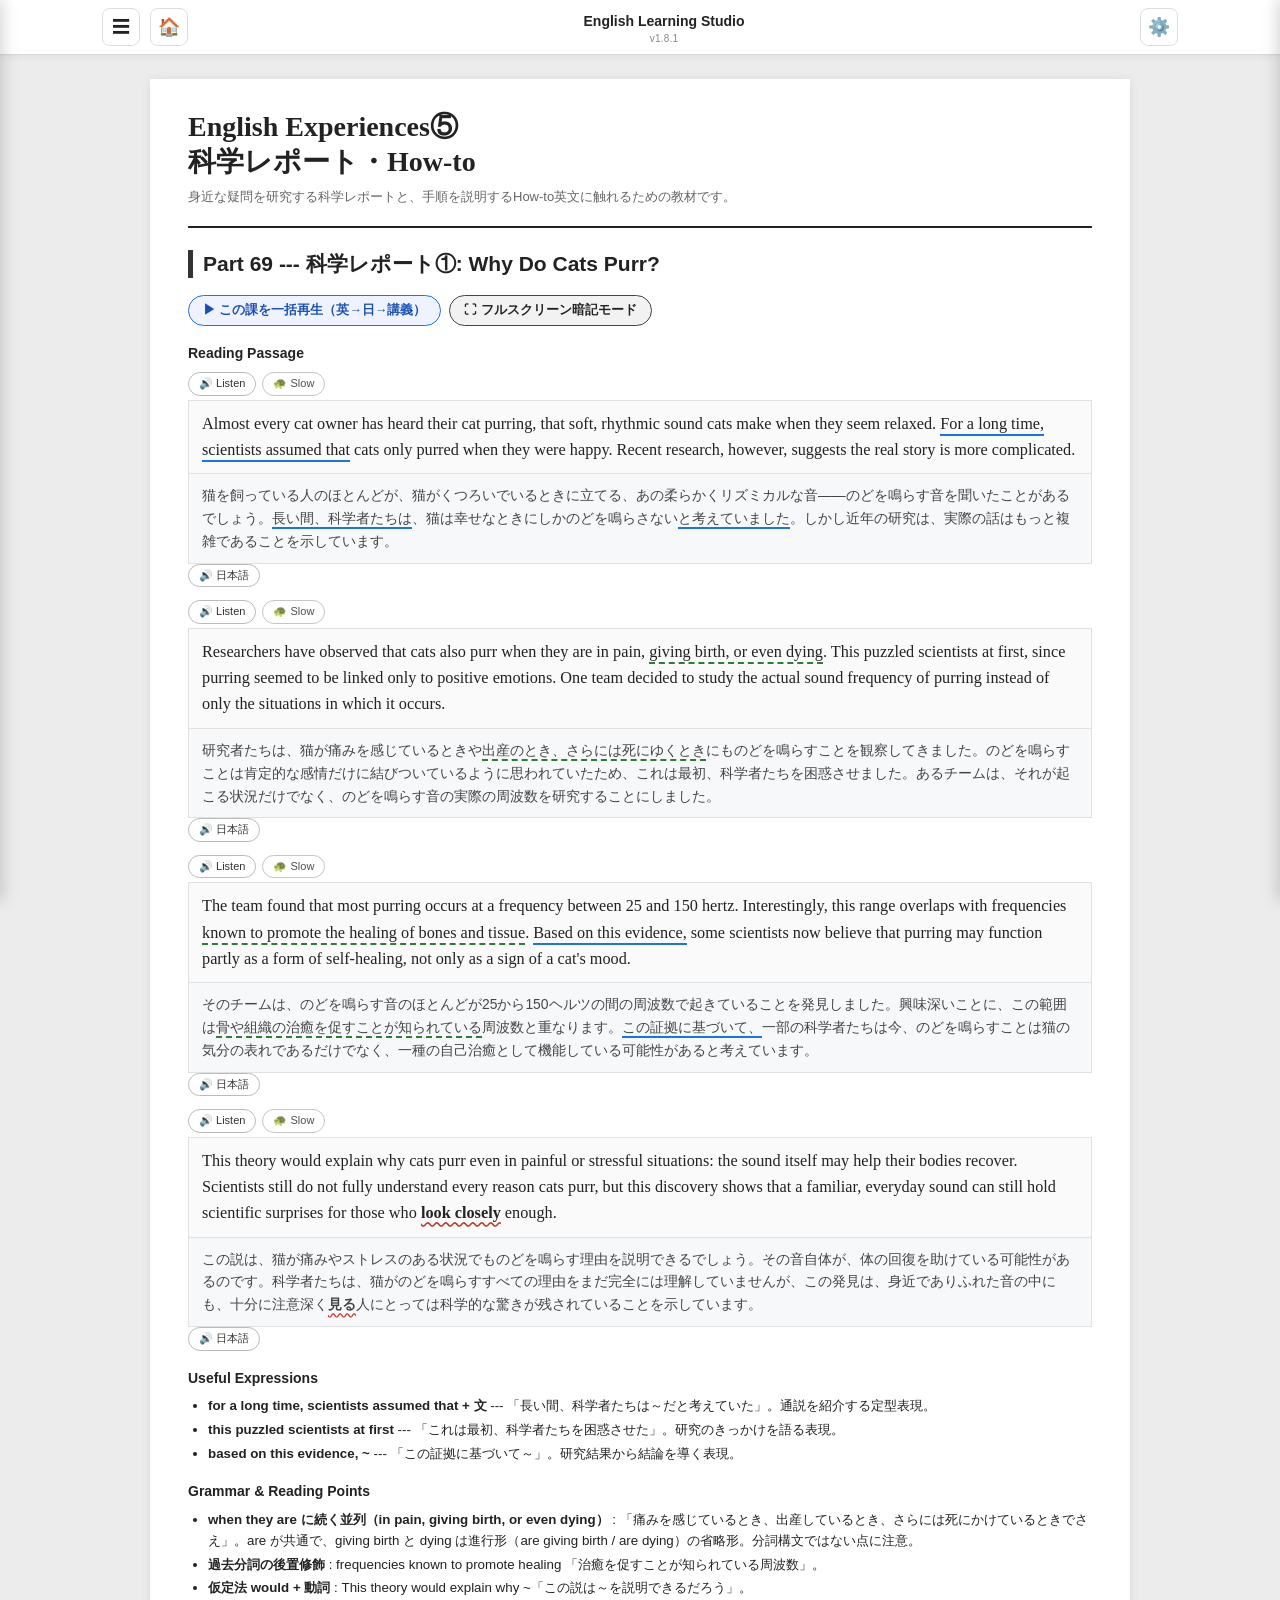
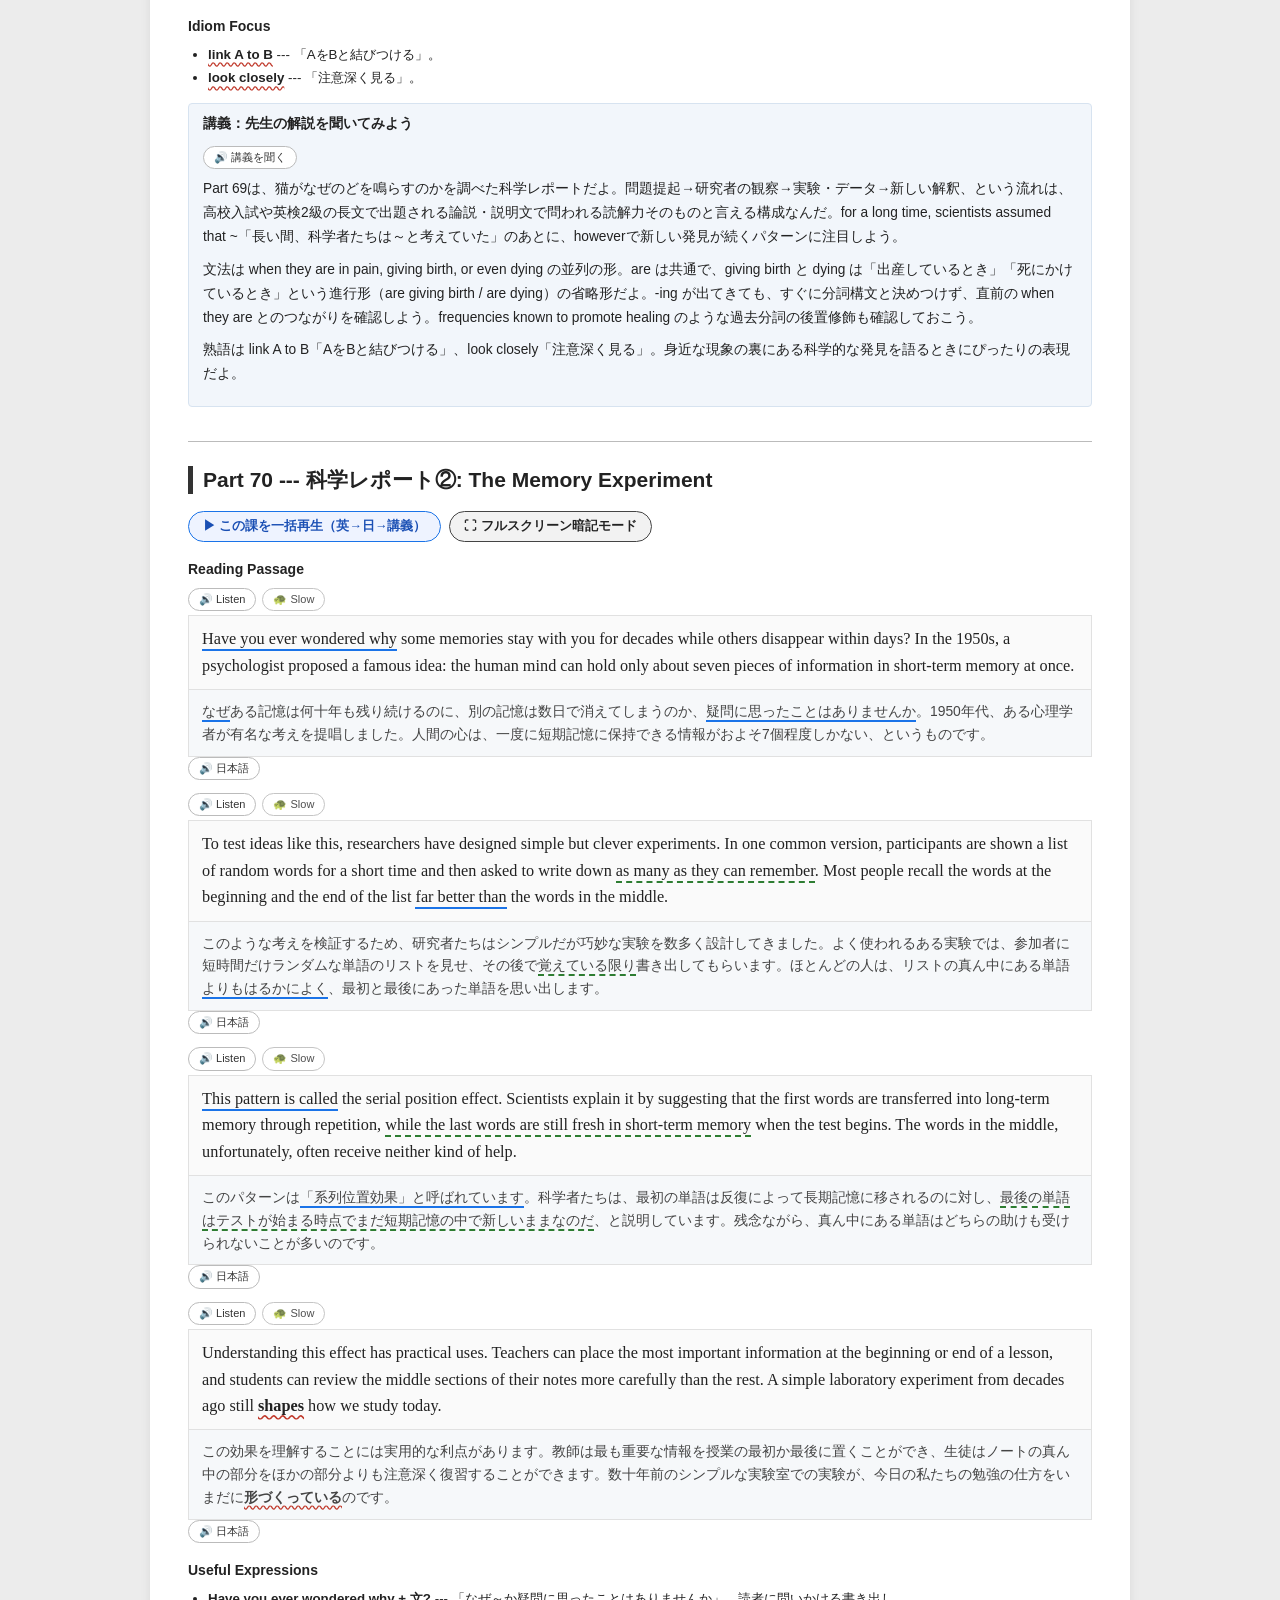
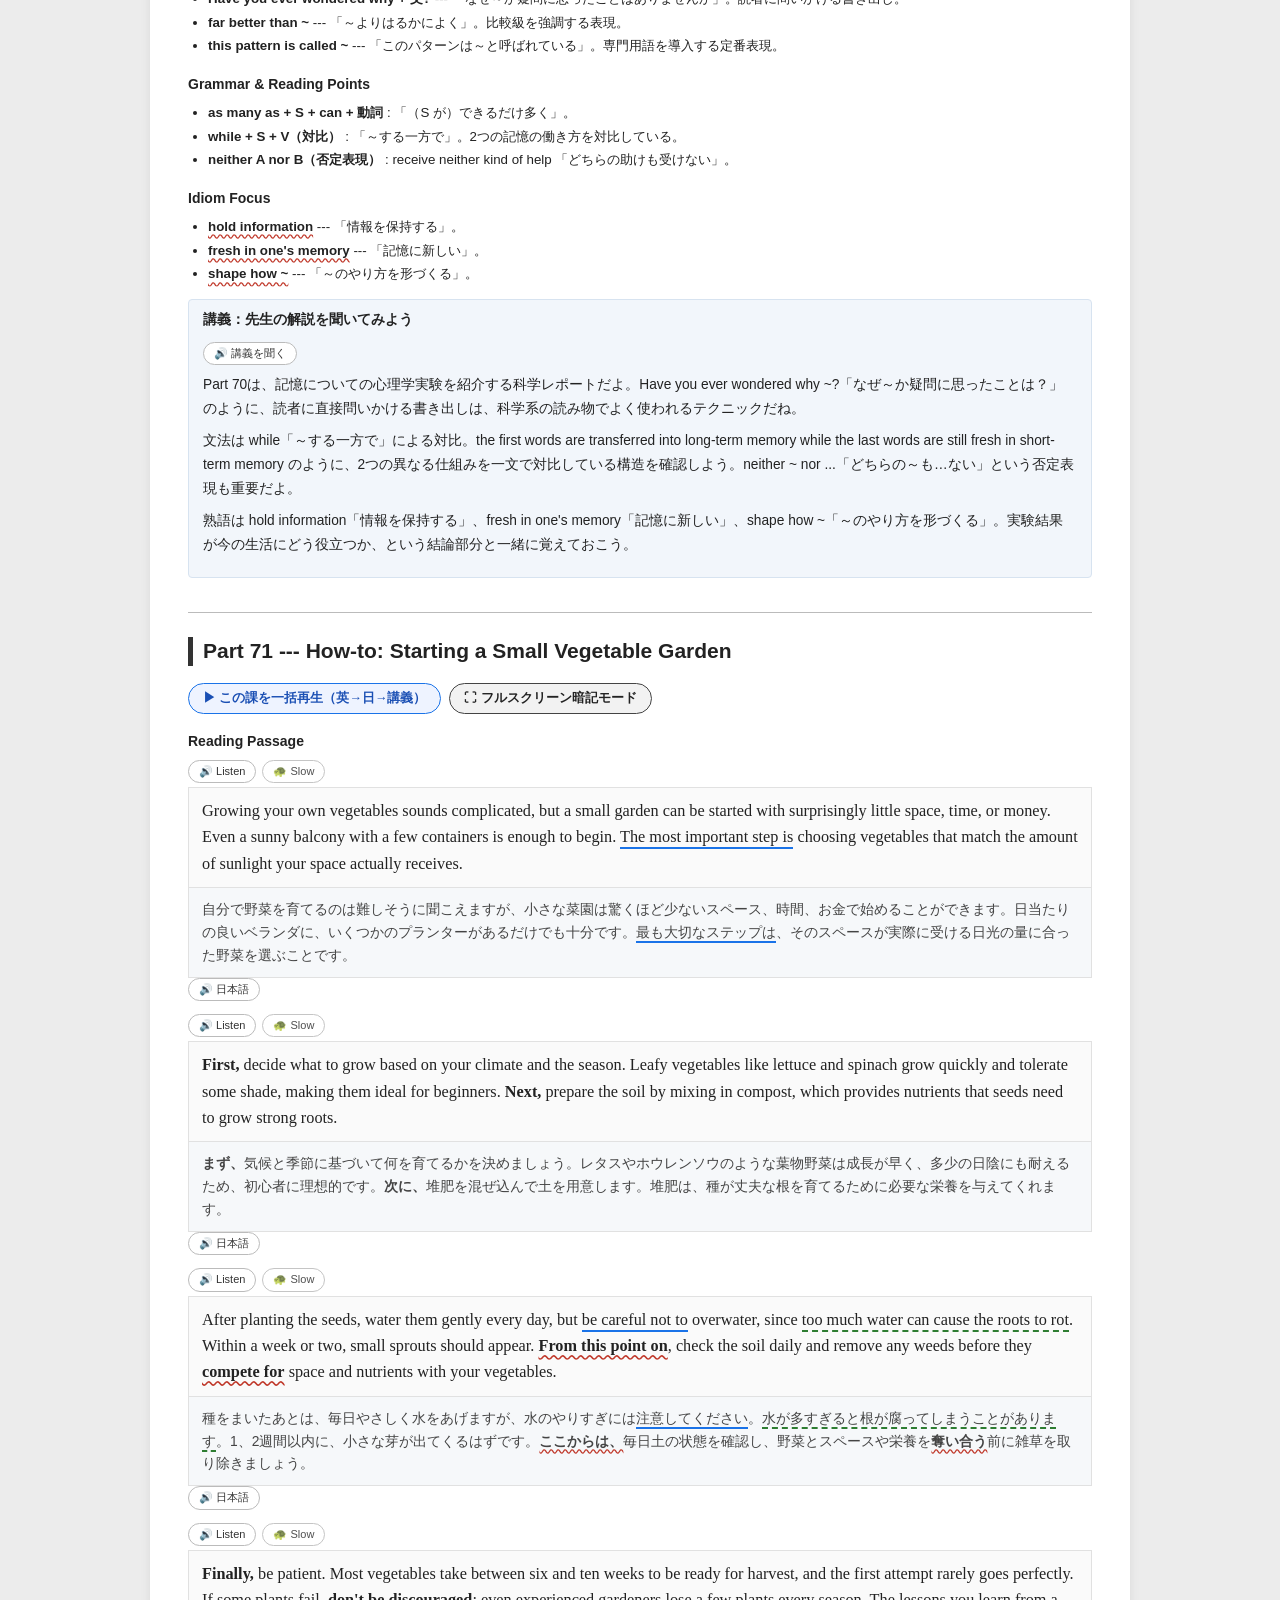
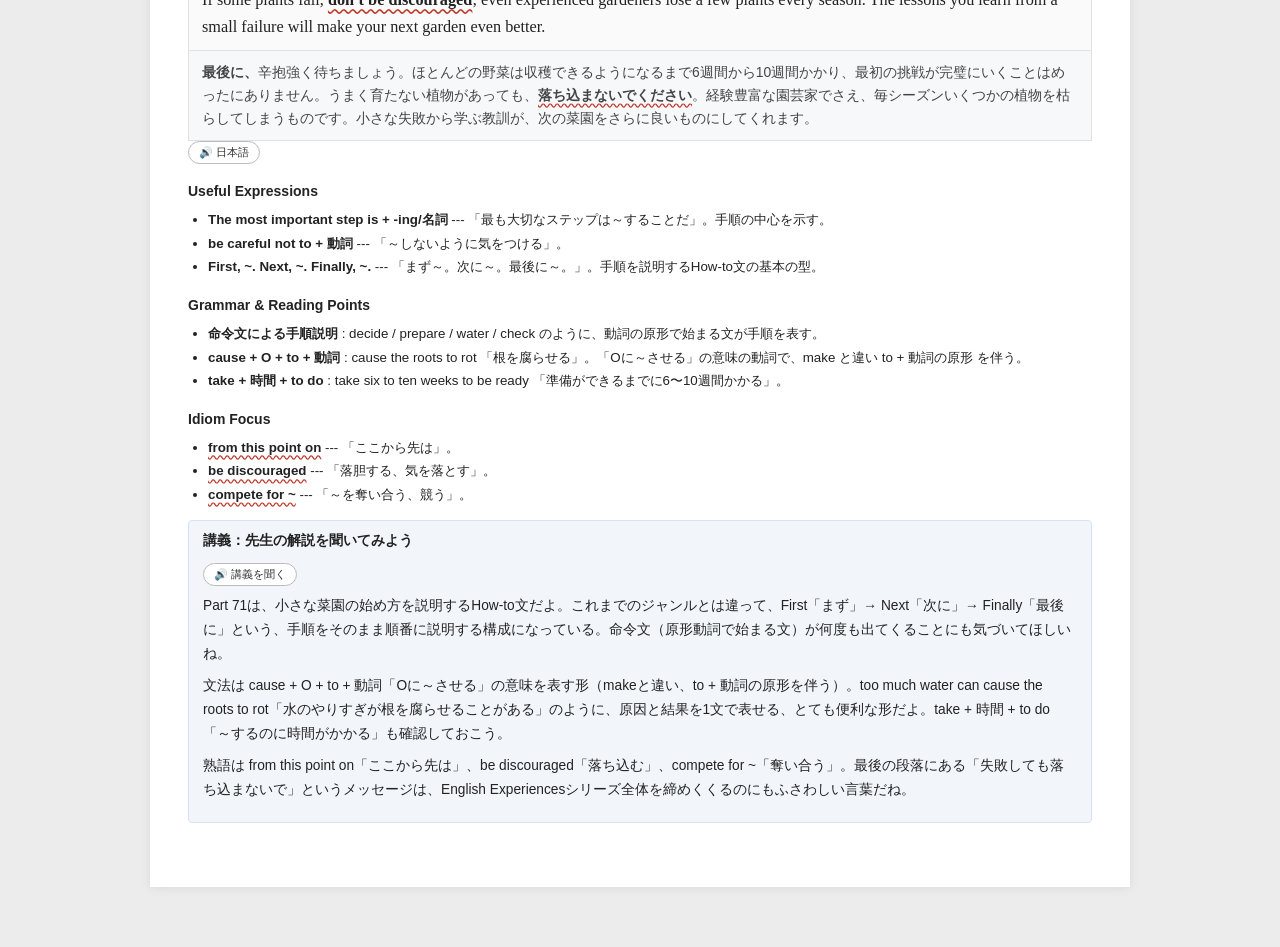
<file: reading-10.html>
<!DOCTYPE html>

<html lang="ja">
<head>
<meta charset="utf-8"/>
<meta content="width=device-width, initial-scale=1, viewport-fit=cover" name="viewport"/>
<title>English Experiences：科学レポート・How-to Part69-71｜English Learning Studio</title>
<meta content="身近な疑問を研究する科学レポートと、手順を説明するHow-to英文の読解教材。英文和訳・重要表現・音声読み上げ対応。" name="description"/>
<meta content="index,follow" name="robots"/>
<link href="https://egoaid.github.io/English-Vocabulary/reading-10.html" rel="canonical"/>
<meta content="ja_JP" property="og:locale"/>
<meta content="https://egoaid.github.io/English-Vocabulary/reading-10.html" property="og:url"/>
<meta content="English Experiences：科学レポート・How-to Part69-71｜English Learning Studio" property="og:title"/>
<meta content="身近な疑問を研究する科学レポートと、手順を説明するHow-to英文の読解教材。英文和訳・重要表現・音声読み上げ対応。" property="og:description"/>
<meta content="website" property="og:type"/>
<meta content="English Learning Studio" property="og:site_name"/>
<meta content="https://egoaid.github.io/English-Vocabulary/icons/og-image.png" property="og:image"/>
<meta content="1200" property="og:image:width"/>
<meta content="630" property="og:image:height"/>
<meta content="summary_large_image" name="twitter:card"/>
<meta content="English Experiences：科学レポート・How-to Part69-71｜English Learning Studio" name="twitter:title"/>
<meta content="身近な疑問を研究する科学レポートと、手順を説明するHow-to英文の読解教材。英文和訳・重要表現・音声読み上げ対応。" name="twitter:description"/>
<meta content="https://egoaid.github.io/English-Vocabulary/icons/og-image.png" name="twitter:image"/>
<link href="manifest.json" rel="manifest"/>
<meta content="#222222" name="theme-color"/>
<meta content="yes" name="mobile-web-app-capable"/>
<meta content="yes" name="apple-mobile-web-app-capable"/>
<meta content="default" name="apple-mobile-web-app-status-bar-style"/>
<meta content="English Studio" name="apple-mobile-web-app-title"/>
<link href="icons/apple-touch-icon-180.png" rel="apple-touch-icon"/>
<link href="icons/favicon-32.png" rel="icon" sizes="32x32" type="image/png"/>
<link href="icons/favicon-16.png" rel="icon" sizes="16x16" type="image/png"/>
<link href="icons/icon-192.png" rel="icon" sizes="192x192" type="image/png"/>
<link href="icons/icon-512.png" rel="icon" sizes="512x512" type="image/png"/>
<link rel="stylesheet" href="styles.css"/>
<script type="application/ld+json">
{
  "@context": "https://schema.org",
  "@type": "LearningResource",
  "name": "English Experiences：科学レポート・How-to Part69-71",
  "description": "身近な疑問を研究する科学レポートと、手順を説明するHow-to英文の読解教材。英文和訳・重要表現・音声読み上げ対応。",
  "url": "https://egoaid.github.io/English-Vocabulary/reading-10.html",
  "inLanguage": "en",
  "isPartOf": { "@type": "WebSite", "url": "https://egoaid.github.io/English-Vocabulary/" },
  "isAccessibleForFree": true,
  "learningResourceType": "Reading passage",
  "educationalLevel": "High school"
}
</script>
</head>
<body>
<header class="screen-header">
<div class="screen-header-inner">
<button class="icon-btn" id="sidebarToggle" aria-label="目次を開く" title="目次">
<span class="icon-bars">&#9776;</span>
</button>
<a class="icon-btn" href="index.html" aria-label="ホーム（目次）" title="ホーム（目次）">🏠</a>
<strong class="app-title">English Learning Studio</strong>
<button class="icon-btn" id="settingsToggle" aria-label="設定を開く" title="設定">&#9881;&#65039;</button>
</div>
</header>

<div class="sidebar-backdrop" id="sidebarBackdrop"></div>
<aside class="sidebar" id="sidebar" aria-hidden="true">
<div class="sidebar-header">
<span>目次</span>
<button class="icon-btn" id="sidebarClose" aria-label="閉じる">&#10005;</button>
</div>
<nav class="sidebar-list" aria-label="Parts">
<a href="index.html" class="sidebar-link home-link"><span class="sidebar-num">&#127968;</span><span class="sidebar-title">ホーム（目次）</span></a>
<div class="sidebar-group-label">Part 1&ndash;29：時事・社会トピック読解</div>
<a href="reading-1.html#part-01" class="sidebar-link" data-target="part-01" data-file="reading-1.html"><span class="sidebar-num">01</span><span class="sidebar-title">Generative AI and English Learning</span></a>
<a href="reading-1.html#part-02" class="sidebar-link" data-target="part-02" data-file="reading-1.html"><span class="sidebar-num">02</span><span class="sidebar-title">Power Crisis and Renewable Energy</span></a>
<a href="reading-1.html#part-03" class="sidebar-link" data-target="part-03" data-file="reading-1.html"><span class="sidebar-num">03</span><span class="sidebar-title">Climate Change and Global Sustainability</span></a>
<a href="reading-1.html#part-04" class="sidebar-link" data-target="part-04" data-file="reading-1.html"><span class="sidebar-num">04</span><span class="sidebar-title">International Law and the Rule of Law</span></a>
<a href="reading-1.html#part-05" class="sidebar-link" data-target="part-05" data-file="reading-1.html"><span class="sidebar-num">05</span><span class="sidebar-title">Marriage Equality and Equal Rights</span></a>
<a href="reading-1.html#part-06" class="sidebar-link" data-target="part-06" data-file="reading-1.html"><span class="sidebar-num">06</span><span class="sidebar-title">Imperial Succession and Constitutional Monarchy</span></a>
<a href="reading-1.html#part-07" class="sidebar-link" data-target="part-07" data-file="reading-1.html"><span class="sidebar-num">07</span><span class="sidebar-title">Autonomous Weapons and Drone Warfare</span></a>
<a href="reading-1.html#part-08" class="sidebar-link" data-target="part-08" data-file="reading-1.html"><span class="sidebar-num">08</span><span class="sidebar-title">Korea-Japan Relations and Historical Memory</span></a>
<a href="reading-1.html#part-09" class="sidebar-link" data-target="part-09" data-file="reading-1.html"><span class="sidebar-num">09</span><span class="sidebar-title">China-Japan Relations and Economic Interdependence</span></a>
<a href="reading-1.html#part-10" class="sidebar-link" data-target="part-10" data-file="reading-1.html"><span class="sidebar-num">10</span><span class="sidebar-title">Nuclear Policy and Japan's Constitutional Debate</span></a>
<a href="reading-1.html#part-11" class="sidebar-link" data-target="part-11" data-file="reading-1.html"><span class="sidebar-num">11</span><span class="sidebar-title">Demographic Decline and an Aging Society</span></a>
<a href="reading-1.html#part-12" class="sidebar-link" data-target="part-12" data-file="reading-1.html"><span class="sidebar-num">12</span><span class="sidebar-title">Healthcare System Reform and Medical Challenges</span></a>
<a href="reading-1.html#part-13" class="sidebar-link" data-target="part-13" data-file="reading-1.html"><span class="sidebar-num">13</span><span class="sidebar-title">Childcare Support and Family Policy</span></a>
<a href="reading-1.html#part-14" class="sidebar-link" data-target="part-14" data-file="reading-1.html"><span class="sidebar-num">14</span><span class="sidebar-title">Hate Speech and Online Harassment</span></a>
<a href="reading-1.html#part-15" class="sidebar-link" data-target="part-15" data-file="reading-1.html"><span class="sidebar-num">15</span><span class="sidebar-title">Social Media and Political Polarization</span></a>
<a href="reading-1.html#part-16" class="sidebar-link" data-target="part-16" data-file="reading-1.html"><span class="sidebar-num">16</span><span class="sidebar-title">Democratic Backsliding and Authoritarianism</span></a>
<a href="reading-1.html#part-17" class="sidebar-link" data-target="part-17" data-file="reading-1.html"><span class="sidebar-num">17</span><span class="sidebar-title">Terrorism and National Security Responses</span></a>
<a href="reading-1.html#part-18" class="sidebar-link" data-target="part-18" data-file="reading-1.html"><span class="sidebar-num">18</span><span class="sidebar-title">Refugee Crisis and Humanitarian Obligations</span></a>
<a href="reading-1.html#part-19" class="sidebar-link" data-target="part-19" data-file="reading-1.html"><span class="sidebar-num">19</span><span class="sidebar-title">Labor Exploitation and Supply Chain Ethics</span></a>
<a href="reading-1.html#part-20" class="sidebar-link" data-target="part-20" data-file="reading-1.html"><span class="sidebar-num">20</span><span class="sidebar-title">Pandemic Preparedness and Public Health Resilience</span></a>
<a href="reading-1.html#part-21" class="sidebar-link" data-target="part-21" data-file="reading-1.html"><span class="sidebar-num">21</span><span class="sidebar-title">Mental Health and Psychological Resilience</span></a>
<a href="reading-1.html#part-22" class="sidebar-link" data-target="part-22" data-file="reading-1.html"><span class="sidebar-num">22</span><span class="sidebar-title">Automation, AI, and the Future of Work</span></a>
<a href="reading-1.html#part-23" class="sidebar-link" data-target="part-23" data-file="reading-1.html"><span class="sidebar-num">23</span><span class="sidebar-title">Space Exploration and International Cooperation</span></a>
<a href="reading-1.html#part-24" class="sidebar-link" data-target="part-24" data-file="reading-1.html"><span class="sidebar-num">24</span><span class="sidebar-title">Wealth Inequality and Economic Opportunity</span></a>
<a href="reading-1.html#part-25" class="sidebar-link" data-target="part-25" data-file="reading-1.html"><span class="sidebar-num">25</span><span class="sidebar-title">Language Diversity and Endangered Languages</span></a>
<a href="reading-1.html#part-26" class="sidebar-link" data-target="part-26" data-file="reading-1.html"><span class="sidebar-num">26</span><span class="sidebar-title">Study Abroad and Global Citizenship</span></a>
<a href="reading-1.html#part-27" class="sidebar-link" data-target="part-27" data-file="reading-1.html"><span class="sidebar-num">27</span><span class="sidebar-title">Ocean Conservation and Plastic Pollution</span></a>
<a href="reading-1.html#part-28" class="sidebar-link" data-target="part-28" data-file="reading-1.html"><span class="sidebar-num">28</span><span class="sidebar-title">Artificial Intelligence, Copyright, and Creative Work</span></a>
<a href="reading-1.html#part-29" class="sidebar-link" data-target="part-29" data-file="reading-1.html"><span class="sidebar-num">29</span><span class="sidebar-title">Gender Gap in the Workplace</span></a>
<div class="sidebar-group-label">Part 30&ndash;34：物語文</div>
<a href="reading-2.html#part-30" class="sidebar-link" data-target="part-30" data-file="reading-2.html"><span class="sidebar-num">30</span><span class="sidebar-title">物語文: Two Ways of Solving a Problem</span></a>
<a href="reading-2.html#part-31" class="sidebar-link" data-target="part-31" data-file="reading-2.html"><span class="sidebar-num">31</span><span class="sidebar-title">物語文: Finding a New Interest</span></a>
<a href="reading-2.html#part-32" class="sidebar-link" data-target="part-32" data-file="reading-2.html"><span class="sidebar-num">32</span><span class="sidebar-title">物語文: The Late Bicycle</span></a>
<a href="reading-2.html#part-33" class="sidebar-link" data-target="part-33" data-file="reading-2.html"><span class="sidebar-num">33</span><span class="sidebar-title">物語文: The Mosaic That Wouldn't Come Together</span></a>
<a href="reading-2.html#part-34" class="sidebar-link" data-target="part-34" data-file="reading-2.html"><span class="sidebar-num">34</span><span class="sidebar-title">物語文: A Question She Couldn't Answer</span></a>
<div class="sidebar-group-label">Part 35&ndash;39：論説文解釈</div>
<a href="reading-3.html#part-35" class="sidebar-link" data-target="part-35" data-file="reading-3.html"><span class="sidebar-num">35</span><span class="sidebar-title">論説文読解①: 対比・逆接の接続語</span></a>
<a href="reading-3.html#part-36" class="sidebar-link" data-target="part-36" data-file="reading-3.html"><span class="sidebar-num">36</span><span class="sidebar-title">論説文読解②: 因果関係の接続語</span></a>
<a href="reading-3.html#part-37" class="sidebar-link" data-target="part-37" data-file="reading-3.html"><span class="sidebar-num">37</span><span class="sidebar-title">論説文読解③: 追加の接続語</span></a>
<a href="reading-3.html#part-38" class="sidebar-link" data-target="part-38" data-file="reading-3.html"><span class="sidebar-num">38</span><span class="sidebar-title">論説文読解④: 言い換え・具体例の接続語</span></a>
<a href="reading-3.html#part-39" class="sidebar-link" data-target="part-39" data-file="reading-3.html"><span class="sidebar-num">39</span><span class="sidebar-title">論説文読解⑤: NOT型設問と文整序の総まとめ</span></a>
<div class="sidebar-group-label">Part 40&ndash;44：英作文練習</div>
<a href="reading-4.html#part-40" class="sidebar-link" data-target="part-40" data-file="reading-4.html"><span class="sidebar-num">40</span><span class="sidebar-title">英作文練習①: 二つの絵を比較する</span></a>
<a href="reading-4.html#part-41" class="sidebar-link" data-target="part-41" data-file="reading-4.html"><span class="sidebar-num">41</span><span class="sidebar-title">英作文練習②: 困っている人を助ける</span></a>
<a href="reading-4.html#part-42" class="sidebar-link" data-target="part-42" data-file="reading-4.html"><span class="sidebar-num">42</span><span class="sidebar-title">英作文練習③: 変化を説明する</span></a>
<a href="reading-4.html#part-43" class="sidebar-link" data-target="part-43" data-file="reading-4.html"><span class="sidebar-num">43</span><span class="sidebar-title">英作文練習④: 理由をつけて意見を述べる</span></a>
<a href="reading-4.html#part-44" class="sidebar-link" data-target="part-44" data-file="reading-4.html"><span class="sidebar-num">44</span><span class="sidebar-title">英作文練習⑤: 改善案を提案する</span></a>
<div class="sidebar-group-label">Part 45&ndash;49：リスニング対策</div>
<a href="reading-5.html#part-45" class="sidebar-link" data-target="part-45" data-file="reading-5.html"><span class="sidebar-num">45</span><span class="sidebar-title">リスニング対策①: 複数条件からの絞り込み</span></a>
<a href="reading-5.html#part-46" class="sidebar-link" data-target="part-46" data-file="reading-5.html"><span class="sidebar-num">46</span><span class="sidebar-title">リスニング対策②: 予定の調整と変更</span></a>
<a href="reading-5.html#part-47" class="sidebar-link" data-target="part-47" data-file="reading-5.html"><span class="sidebar-num">47</span><span class="sidebar-title">リスニング対策③: 施設・サービスの案内</span></a>
<a href="reading-5.html#part-48" class="sidebar-link" data-target="part-48" data-file="reading-5.html"><span class="sidebar-num">48</span><span class="sidebar-title">リスニング対策④: 順序・手順の説明</span></a>
<a href="reading-5.html#part-49" class="sidebar-link" data-target="part-49" data-file="reading-5.html"><span class="sidebar-num">49</span><span class="sidebar-title">リスニング対策⑤: 説明モノローグと例外情報</span></a>
<div class="sidebar-group-label">Part 50：重要英単語ランク表</div>
<a href="vocab-words.html#part-50" class="sidebar-link" data-target="part-50" data-file="vocab-words.html"><span class="sidebar-num">50</span><span class="sidebar-title">重要英単語ランク表（全2762語）</span></a>
<div class="sidebar-group-label">Part 51：重要熟語・イディオムランク表</div>
<a href="vocab-idioms.html#part-51" class="sidebar-link" data-target="part-51" data-file="vocab-idioms.html"><span class="sidebar-num">51</span><span class="sidebar-title">重要熟語・イディオムランク表（全1235熟語）</span></a>
<div class="sidebar-group-label">Part 52&ndash;56：日常会話・メッセージ</div>
<a href="reading-6.html#part-52" class="sidebar-link" data-target="part-52" data-file="reading-6.html"><span class="sidebar-num">52</span><span class="sidebar-title">日常会話: Deciding on Weekend Plans</span></a>
<a href="reading-6.html#part-53" class="sidebar-link" data-target="part-53" data-file="reading-6.html"><span class="sidebar-num">53</span><span class="sidebar-title">日常会話: Cheering Up a Friend</span></a>
<a href="reading-6.html#part-54" class="sidebar-link" data-target="part-54" data-file="reading-6.html"><span class="sidebar-num">54</span><span class="sidebar-title">日常会話: Clearing Up a Misunderstanding</span></a>
<a href="reading-6.html#part-55" class="sidebar-link" data-target="part-55" data-file="reading-6.html"><span class="sidebar-num">55</span><span class="sidebar-title">メッセージ: Running a Little Late</span></a>
<a href="reading-6.html#part-56" class="sidebar-link" data-target="part-56" data-file="reading-6.html"><span class="sidebar-num">56</span><span class="sidebar-title">メッセージ: Inviting a Friend</span></a>
<div class="sidebar-group-label">Part 57&ndash;60：Eメール・人物紹介</div>
<a href="reading-7.html#part-57" class="sidebar-link" data-target="part-57" data-file="reading-7.html"><span class="sidebar-num">57</span><span class="sidebar-title">Eメール: A Request to Reschedule</span></a>
<a href="reading-7.html#part-58" class="sidebar-link" data-target="part-58" data-file="reading-7.html"><span class="sidebar-num">58</span><span class="sidebar-title">Eメール: A Thank-You Email After a Homestay</span></a>
<a href="reading-7.html#part-59" class="sidebar-link" data-target="part-59" data-file="reading-7.html"><span class="sidebar-num">59</span><span class="sidebar-title">人物紹介: From a Curious Boy to a Marine Biologist</span></a>
<a href="reading-7.html#part-60" class="sidebar-link" data-target="part-60" data-file="reading-7.html"><span class="sidebar-num">60</span><span class="sidebar-title">人物紹介: Building a Career in Clean Energy</span></a>
<div class="sidebar-group-label">Part 61&ndash;64：個人的エッセイ・インタビュー</div>
<a href="reading-8.html#part-61" class="sidebar-link" data-target="part-61" data-file="reading-8.html"><span class="sidebar-num">61</span><span class="sidebar-title">個人的エッセイ: The Day I Changed My Mind About Working Alone</span></a>
<a href="reading-8.html#part-62" class="sidebar-link" data-target="part-62" data-file="reading-8.html"><span class="sidebar-num">62</span><span class="sidebar-title">個人的エッセイ: What My Little Sister Taught Me About Patience</span></a>
<a href="reading-8.html#part-63" class="sidebar-link" data-target="part-63" data-file="reading-8.html"><span class="sidebar-num">63</span><span class="sidebar-title">インタビュー: A Pastry Chef's Story</span></a>
<a href="reading-8.html#part-64" class="sidebar-link" data-target="part-64" data-file="reading-8.html"><span class="sidebar-num">64</span><span class="sidebar-title">インタビュー: A Wheelchair Basketball Player's Story</span></a>
<div class="sidebar-group-label">Part 65&ndash;68：アート・旅行と文化紹介</div>
<a href="reading-9.html#part-65" class="sidebar-link" data-target="part-65" data-file="reading-9.html"><span class="sidebar-num">65</span><span class="sidebar-title">アート: The Painting I Almost Didn't Finish</span></a>
<a href="reading-9.html#part-66" class="sidebar-link" data-target="part-66" data-file="reading-9.html"><span class="sidebar-num">66</span><span class="sidebar-title">アート: Why I Draw the Same Mountain Every Year</span></a>
<a href="reading-9.html#part-67" class="sidebar-link" data-target="part-67" data-file="reading-9.html"><span class="sidebar-num">67</span><span class="sidebar-title">旅行・文化紹介: A Weekend in Kanazawa</span></a>
<a href="reading-9.html#part-68" class="sidebar-link" data-target="part-68" data-file="reading-9.html"><span class="sidebar-num">68</span><span class="sidebar-title">旅行・文化紹介: Visiting a Night Market in Taiwan</span></a>
<div class="sidebar-group-label">Part 69&ndash;71：科学レポート・How-to</div>
<a href="reading-10.html#part-69" class="sidebar-link" data-target="part-69" data-file="reading-10.html"><span class="sidebar-num">69</span><span class="sidebar-title">科学レポート: Why Do Cats Purr?</span></a>
<a href="reading-10.html#part-70" class="sidebar-link" data-target="part-70" data-file="reading-10.html"><span class="sidebar-num">70</span><span class="sidebar-title">科学レポート: The Memory Experiment</span></a>
<a href="reading-10.html#part-71" class="sidebar-link" data-target="part-71" data-file="reading-10.html"><span class="sidebar-num">71</span><span class="sidebar-title">How-to: Starting a Small Vegetable Garden</span></a>
<div class="sidebar-group-label">Part 72&ndash;79：英検2級レベル 実戦読解・リスニング</div>
<a href="reading-11.html#part-72" class="sidebar-link" data-target="part-72" data-file="reading-11.html"><span class="sidebar-num">72</span><span class="sidebar-title">Eメール: A Request to Book the Community Hall</span></a>
<a href="reading-11.html#part-73" class="sidebar-link" data-target="part-73" data-file="reading-11.html"><span class="sidebar-num">73</span><span class="sidebar-title">論説文（心理学）: The Reason a Familiar Face Feels Trustworthy</span></a>
<a href="reading-11.html#part-74" class="sidebar-link" data-target="part-74" data-file="reading-11.html"><span class="sidebar-num">74</span><span class="sidebar-title">論説文（技術と社会）: A Water Bottle That Refuses to Become Trash</span></a>
<a href="reading-11.html#part-75" class="sidebar-link" data-target="part-75" data-file="reading-11.html"><span class="sidebar-num">75</span><span class="sidebar-title">英検形式ライティング: A Model Opinion Essay</span></a>
<a href="reading-11.html#part-76" class="sidebar-link" data-target="part-76" data-file="reading-11.html"><span class="sidebar-num">76</span><span class="sidebar-title">リスニング対策: Covering a Client Meeting</span></a>
<a href="reading-11.html#part-77" class="sidebar-link" data-target="part-77" data-file="reading-11.html"><span class="sidebar-num">77</span><span class="sidebar-title">熟語・語彙まとめ: Getting Ready for Exam Day</span></a>
<a href="reading-11.html#part-78" class="sidebar-link" data-target="part-78" data-file="reading-11.html"><span class="sidebar-num">78</span><span class="sidebar-title">リスニング対策（モノローグ型）: Three Short Stories</span></a>
<a href="reading-11.html#part-79" class="sidebar-link" data-target="part-79" data-file="reading-11.html"><span class="sidebar-num">79</span><span class="sidebar-title">リスニング対策（電話・接客）: Changing a Hotel Reservation</span></a>
<div class="sidebar-group-label">Part 80&ndash;82：英検2級レベル 本番形式 実戦問題</div>
<a href="quiz.html" class="sidebar-link" data-target="quizApp" data-file="quiz.html"><span class="sidebar-num">80</span><span class="sidebar-title">語彙・熟語の4択問題、読解の4択問題（制限時間つき・成績記録つき）</span></a>
<div class="sidebar-group-label">Part 83&ndash;85：High School Entrance English 実戦トレーニング</div>
<a href="quiz.html#quizGroupHs" class="sidebar-link" data-target="quizGroupHs" data-file="quiz.html"><span class="sidebar-num">83</span><span class="sidebar-title">リスニング＆情報選択（複数選択つき）</span></a>
<a href="quiz.html#quizGroupHs" class="sidebar-link" data-target="quizGroupHs" data-file="quiz.html"><span class="sidebar-num">84</span><span class="sidebar-title">読解・推論（並べ替えつき）</span></a>
<a href="quiz.html#quizGroupHs" class="sidebar-link" data-target="quizGroupHs" data-file="quiz.html"><span class="sidebar-num">85</span><span class="sidebar-title">英作文（チップ組み立て・60語）</span></a>
</nav>
</aside>

<div class="settings-backdrop" id="settingsBackdrop"></div>
<aside class="settings-panel" id="settingsPanel" aria-hidden="true">
<div class="settings-header">
<span>設定</span>
<button class="icon-btn" id="settingsClose" aria-label="閉じる">&#10005;</button>
</div>
<div class="settings-body">
<button class="settings-btn" id="manualOpenBtn">&#128214; 使い方マニュアル</button>
<button class="settings-btn" id="printBtn">&#128424;&#65039; A4で印刷する</button>
<div class="settings-item">
<label for="rateSlider">読み上げ速度（英語・通常ボタン）</label>
<input id="rateSlider" max="1.1" min="0.5" step="0.05" type="range" value="0.92"/>
<span class="settings-value" id="rateValue">0.92</span>
</div>
<div class="settings-item">
<label for="slowRateSlider">読み上げ速度（英語・ゆっくりボタン）</label>
<input id="slowRateSlider" max="0.9" min="0.3" step="0.05" type="range" value="0.6"/>
<span class="settings-value" id="slowRateValue">0.60</span>
</div>
<div class="settings-item voice-select-item" id="maleVoiceSettingItem" style="display:none;">
<label for="maleVoiceSelect">英語・男性の声</label>
<select id="maleVoiceSelect"></select>
<p class="settings-hint">Microsoft Online Natural音声（利用できる場合のみ表示）</p>
</div>
<div class="settings-item voice-select-item" id="femaleVoiceSettingItem" style="display:none;">
<label for="femaleVoiceSelect">英語・女性の声</label>
<select id="femaleVoiceSelect"></select>
<p class="settings-hint">Microsoft Online Natural音声（利用できる場合のみ表示）</p>
</div>
<div class="settings-item voice-select-item" id="japaneseMaleVoiceSettingItem" style="display:none;">
<label for="japaneseMaleVoiceSelect">日本語・男性の声</label>
<select id="japaneseMaleVoiceSelect"></select>
<p class="settings-hint">Microsoft Online Natural音声（利用できる場合のみ表示）</p>
</div>
<div class="settings-item voice-select-item" id="japaneseFemaleVoiceSettingItem" style="display:none;">
<label for="japaneseFemaleVoiceSelect">日本語・女性の声</label>
<select id="japaneseFemaleVoiceSelect"></select>
<p class="settings-hint">Microsoft Online Natural音声（利用できる場合のみ表示）</p>
</div>
<div class="settings-item settings-checkbox">
<label><input id="darkModeToggle" type="checkbox"/> ダークモード</label>
</div>
<div class="settings-item">
<label for="fsBgColorPicker">フルスクリーン暗記モードの背景色</label>
<input id="fsBgColorPicker" type="color" value="#0e1116"/>
</div>
<div class="settings-item">
<label for="fsHighlightColorPicker">単語ハイライトの色</label>
<input id="fsHighlightColorPicker" type="color" value="#ffd166"/>
</div>
<div class="settings-item">
<label for="fsHighlightStyleSelect">単語ハイライトの表示方法</label>
<select id="fsHighlightStyleSelect">
<option value="glow">光るエフェクト</option>
<option value="underline">下線</option>
</select>
</div>
<div class="settings-item">
<label for="fsRateSlider">フルスクリーン暗記モードの読み上げ速度</label>
<input id="fsRateSlider" max="1.5" min="0.3" step="0.05" type="range" value="0.50"/>
<span class="settings-value" id="fsRateValue">0.50</span>
</div>
<div class="settings-item">
<label for="fsMainFontSlider">フルスクリーン：英文・講義文の文字サイズ</label>
<input id="fsMainFontSlider" max="80" min="12" step="1" type="range" value="60"/>
<span class="settings-value" id="fsMainFontValue">60px</span>
</div>
<div class="settings-item">
<label for="fsMainTopMarginSlider">フルスクリーン：英文・講義文の上の余白</label>
<input id="fsMainTopMarginSlider" max="300" min="0" step="5" type="range" value="200"/>
<span class="settings-value" id="fsMainTopMarginValue">200px</span>
</div>
<div class="settings-item">
<label for="fsJaFontSlider">フルスクリーン：日本語字幕の文字サイズ</label>
<input id="fsJaFontSlider" max="60" min="10" step="1" type="range" value="40"/>
<span class="settings-value" id="fsJaFontValue">40px</span>
</div>
<div class="settings-item">
<label for="fsJaBottomMarginSlider">フルスクリーン：日本語字幕の下の余白</label>
<input id="fsJaBottomMarginSlider" max="250" min="0" step="5" type="range" value="150"/>
<span class="settings-value" id="fsJaBottomMarginValue">150px</span>
</div>
<div class="settings-item">
<label for="vocabFontSlider">単語帳・熟語帳の文字サイズ</label>
<input id="vocabFontSlider" max="24" min="10" step="1" type="range" value="14"/>
<span class="settings-value" id="vocabFontValue">14px</span>
</div>
<div class="settings-item">
<label for="fsCardRateSlider">フラッシュカードの読み上げ速度</label>
<input id="fsCardRateSlider" max="1.5" min="0.3" step="0.05" type="range" value="0.85"/>
<span class="settings-value" id="fsCardRateValue">0.85</span>
</div>
<div class="settings-item">
<label for="fsCardFontSlider">フラッシュカードの文字サイズ</label>
<input id="fsCardFontSlider" max="200" min="24" step="2" type="range" value="96"/>
<span class="settings-value" id="fsCardFontValue">96px</span>
</div>
<div class="settings-item settings-checkbox">
<label><input id="skipMasteredToggle" type="checkbox"/> フラッシュカードで暗記済みの単語・熟語を省略する</label>
</div>
<div class="settings-item settings-checkbox">
<label><input id="flashcardShuffleToggle" type="checkbox"/> フラッシュカードをランダムな順番で再生する</label>
</div>
<p class="settings-note">このアプリはオフラインでも利用できます（PWA対応）。ホーム画面に追加すると、アプリのように起動できます。</p>
<p class="settings-version" id="settingsVersionText"></p>
</div>
</aside>

<div class="manual-overlay" id="manualOverlay" aria-hidden="true">
<div class="manual-dialog">
<div class="manual-header">
<span>使い方マニュアル</span>
<button class="icon-btn" id="manualCloseBtn" aria-label="閉じる">&#10005;</button>
</div>
<div class="manual-body">
<h3>画面の移動</h3>
<ul>
<li><strong>&#9776;（左上）</strong> --- 目次を開きます。全カテゴリ・全Partへここから移動できます。</li>
<li><strong>&#127968;（左上）</strong> --- ホーム（目次ページ）に戻ります。</li>
<li><strong>&#9881;&#65039;（右上）</strong> --- 設定パネルを開きます。</li>
</ul>
<h3>本文中のマーカーの意味</h3>
<ul>
<li><strong>太字</strong> --- 重要単語。</li>
<li><strong class="idiom">波下線</strong> --- 熟語（Idiom Focus）。</li>
<li><span class="ue-mark">青下線</span> --- Useful Expressions。</li>
<li><span class="gr-mark">緑点線</span> --- Grammar &amp; Reading Points。</li>
<li><span class="dm-mark">オレンジ点線</span> --- 論理接続語（ディスコースマーカー）。</li>
</ul>
<h3>フルスクリーン暗記モードの操作</h3>
<ul>
<li><strong>← / →キー</strong> --- 前後の項目に移動します。</li>
<li><strong>スペースキー</strong> --- 一時停止／再生を切り替えます。</li>
<li><strong>Escキー</strong> --- フルスクリーン暗記モードを終了します。</li>
<li>画面下部の <strong>⏮ ⏸ ⏭ ✕</strong> ボタンでも同じ操作ができます（✕ボタンで再生停止・終了します）。</li>
<li>1つのPartの再生が終わると、自動的に次のPartへ進みます。</li>
<li>発音中の英単語が光ってハイライトされ、日本語字幕が画面下に表示されます。ハイライトの色や表示方法（光るエフェクト／下線）は設定で変更できます。</li>
<li>スマートフォンでフルスクリーン暗記モード・フラッシュカードを再生している間は、対応している端末・ブラウザでは画面がスリープしないよう制御されます。再生を終了すると、通常の自動スリープに戻ります。この機能に対応していない端末・ブラウザでも、暗記モード自体は問題なく利用できます。</li>
</ul>
<h3>読み上げボタンについて</h3>
<ul>
<li><strong>🔊 Listen / 🐢 Slow / 🔊 日本語 / 🔊 講義を聞く</strong> --- クリックすると再生が始まり、ボタンが点滅して「⏹ STOP」の表示に変わります。もう一度クリックすると停止します。</li>
<li>対話文では、話者ごとに声（男性・女性）が自動的に切り替わります。</li>
</ul>
<h3>一括再生・フルスクリーン暗記モード</h3>
<ul>
<li><strong>▶ この課を一括再生</strong> --- そのPartの英文・日本語訳・講義を順番に音声で流します。</li>
<li><strong>⛶ フルスクリーン暗記モード</strong> --- 全画面表示で、字幕とハイライトを見ながら暗記できます。</li>
</ul>
<h3>フラッシュカードで学習（単語・熟語ランク表）</h3>
<ul>
<li><strong>🎴 フラッシュカードで学習</strong> --- そのランクの単語（または熟語）を1つずつ全画面表示し、英語→日本語の順に読み上げます。</li>
<li>各単語・熟語の右上にある <strong>チェックマーク</strong> をタップすると「暗記済み」として記録できます（背景がグレーになり、文字に取り消し線が入ります）。</li>
<li>設定で「暗記済みを省略する」をオンにすると、チェック済みの単語・熟語はフラッシュカードで再生されなくなります。</li>
<li>設定で「ランダムな順番で再生する」をオンにすると、毎回シャッフルされた順番でカードが再生されます。</li>
</ul>
<h3>実戦トレーニング（Part 80〜85）の使い方</h3>
<ul>
<li><strong>本番モードとゆっくりモード</strong> --- 実戦問題のトップで切り替えます。本番モードは制限時間つき、ゆっくりモードは時間制限なしで、解答後に「問題を解くコツと解説の講義」が表示されます（🔊で音声も聞けます）。成績は<strong>モード別に別々に記録</strong>され、成績画面のタブで切り替えて確認できます。</li>
<li><strong>問題の形式</strong> --- 4択に加えて、「2つ選ぶ」問題（選択後に「解答する」を押します）、文を正しい順に並べる問題、語句のチップを並べて英文を作る問題があります。チップは、タップで追加、タップして選ぶと「左へ・右へ・外す」ができ、パソコンではドラッグ＆ドロップでも並べ替えられます。</li>
<li><strong>リスニング（Part 83）</strong> --- 🔊ボタンで放送を再生します（男性・女性の声は自動で切り替わります）。本番は1回だけ放送されますが、練習では何度でも再生できます。放送文と日本語訳は、解答のあとに表示されます。音声はお使いのブラウザの読み上げ機能によるものです。</li>
<li><strong>英作文（Part 85）</strong> --- 60語以上の英文を、チップを並べて組み立てます。語数が画面に表示されます。文の並べ方に正解が複数ある問題もあります。</li>
</ul>
<h3>設定でできること</h3>
<ul>
<li>読み上げ速度（通常・ゆっくり・フルスクリーン・フラッシュカード）の変更</li>
<li>フルスクリーン暗記モード／フラッシュカードの文字サイズ・余白の変更（スマホとPCで別々に記憶されます）</li>
<li>フルスクリーン暗記モードの背景色・単語ハイライトの色と表示方法（光るエフェクト／下線）の変更</li>
<li>フラッシュカードで「暗記済み」をチェックした単語・熟語を省略する機能のオン・オフ</li>
<li>フラッシュカードをランダムな順番で再生する機能のオン・オフ</li>
<li>ダークモードの切り替え</li>
<li>ブラウザがMicrosoft Online Natural音声を提供している場合、より自然な発音の英語・日本語の音声（それぞれ男性・女性）を選択できます（下記参照）</li>
</ul>
<h3>おすすめの学習の進め方</h3>
<ul>
<li>まずは <strong>Part 50 重要英単語</strong> と <strong>Part 51 重要熟語</strong> の<strong>ランクA</strong>から順に、フラッシュカードで毎日少しずつ進めるのがおすすめです。ランクが上がるほど難易度も上がるので、無理に急がず自分のペースで進めましょう。</li>
<li>単語・熟語の<strong>ランクF</strong>は英検準1級レベルの発展語彙です。基礎（ランクA〜E）が身についてから、余裕があれば取り組む参考項目として位置づけてください。</li>
<li>読解パートでは、まず日本語訳を見ずに英文を読み、意味が取れたら日本語訳で確認する、という順番がおすすめです。分からなかった単語・熟語は、太字・波下線などのマーカーを目印に見直しましょう。</li>
<li>🔊 Listen や ⛶ フルスクリーン暗記モードを使って、耳と目の両方で英文に触れると定着しやすくなります。通学中やすきま時間には、音声だけを聞き流す（シャドーイング）のも効果的です。</li>
<li>フラッシュカードで「暗記済み」をチェックした単語・熟語は、設定で再生を省略できます。覚えていないものだけを効率よく繰り返し復習しましょう。</li>
<li>1回で完璧に覚えようとせず、同じ範囲を日をおいて何度も繰り返す（間隔をあけた復習）方が記憶に残りやすいです。</li>
</ul>
<h3>Microsoft Online Natural音声について</h3>
<p>このアプリでは、お使いのブラウザがMicrosoft Online Natural音声（「Microsoft ○○ Online (Natural)」という名前の高品質な音声）を提供している場合、設定パネルに「英語・男性の声」「英語・女性の声」「日本語・男性の声」「日本語・女性の声」の選択欄が自動的に表示され、より自然な音声を選べます。英語だけでなく、日本語訳・字幕・講義音声・フラッシュカードの読み方も、Online Natural音声が使える環境ではより自然な発音になります。</p>
<p>Online Natural音声は、主に<strong>Microsoft Edge</strong>（Windows版・Mac版のどちらでも）で利用できます。Chrome、Safari、Firefoxなど他のブラウザでは通常この音声は提供されないため、選択欄自体が表示されず、その環境で利用可能な通常の音声が自動的に使用されます（読み上げ機能自体はどのブラウザでも変わらず利用できます）。英語と日本語で利用できる音声の種類は別々に決まるため、例えば英語だけ、あるいは日本語だけOnline Natural音声が使える場合もあります。どの音声が実際に使えるかはブラウザやOSのアップデートによって変わることがあります。</p>
<p>Microsoft Online Natural音声はインターネット経由で提供されるため、ネットワーク環境などによって利用できない場合があります。その場合はアプリが自動的に通常の音声に切り替えます。</p>
<p class="manual-version" id="manualVersionText"></p>
</div>
</div>
</div>


<main>
<div class="pages-container" id="pagesContainer">
<header class="cover">
<h1>English Experiences⑤<br/>科学レポート・How-to</h1>
<p>身近な疑問を研究する科学レポートと、手順を説明するHow-to英文に触れるための教材です。</p>
</header>
<section class="part" id="part-69">
<h2>Part 69 --- 科学レポート①: Why Do Cats Purr?</h2>
<h3>Reading Passage</h3>
<div class="passage">
<div class="para-pair">
<div class="audio-line"><button class="speak-btn" onclick="speakText('part-69-en-1','en-US')" title="英文の発音を聞く">🔊 Listen</button><button class="speak-btn slow-btn" onclick="speakText('part-69-en-1','en-US',true)" title="ゆっくり発音を聞く">🐢 Slow</button></div>
<div class="english" id="part-69-en-1">Almost every cat owner has heard their cat purring, that soft, rhythmic sound cats make when they seem relaxed. <span class="ue-mark">For a long time, scientists assumed that</span> cats only purred when they were happy. Recent research, however, suggests the real story is more complicated.</div>
<div class="translation">猫を飼っている人のほとんどが、猫がくつろいでいるときに立てる、あの柔らかくリズミカルな音――のどを鳴らす音を聞いたことがあるでしょう。<span class="ue-mark">長い間、科学者たちは</span>、猫は幸せなときにしかのどを鳴らさない<span class="ue-mark">と考えていました</span>。しかし近年の研究は、実際の話はもっと複雑であることを示しています。</div>
</div>
<div class="para-pair">
<div class="audio-line"><button class="speak-btn" onclick="speakText('part-69-en-2','en-US')" title="英文の発音を聞く">🔊 Listen</button><button class="speak-btn slow-btn" onclick="speakText('part-69-en-2','en-US',true)" title="ゆっくり発音を聞く">🐢 Slow</button></div>
<div class="english" id="part-69-en-2">Researchers have observed that cats also purr when they are in pain, <span class="gr-mark">giving birth, or even dying</span>. This puzzled scientists at first, since purring seemed to be linked only to positive emotions. One team decided to study the actual sound frequency of purring instead of only the situations in which it occurs.</div>
<div class="translation">研究者たちは、猫が痛みを感じているときや<span class="gr-mark">出産のとき、さらには死にゆくとき</span>にものどを鳴らすことを観察してきました。のどを鳴らすことは肯定的な感情だけに結びついているように思われていたため、これは最初、科学者たちを困惑させました。あるチームは、それが起こる状況だけでなく、のどを鳴らす音の実際の周波数を研究することにしました。</div>
</div>
<div class="para-pair">
<div class="audio-line"><button class="speak-btn" onclick="speakText('part-69-en-3','en-US')" title="英文の発音を聞く">🔊 Listen</button><button class="speak-btn slow-btn" onclick="speakText('part-69-en-3','en-US',true)" title="ゆっくり発音を聞く">🐢 Slow</button></div>
<div class="english" id="part-69-en-3">The team found that most purring occurs at a frequency between 25 and 150 hertz. Interestingly, this range overlaps with frequencies <span class="gr-mark">known to promote the healing of bones and tissue</span>. <span class="ue-mark">Based on this evidence,</span> some scientists now believe that purring may function partly as a form of self-healing, not only as a sign of a cat's mood.</div>
<div class="translation">そのチームは、のどを鳴らす音のほとんどが25から150ヘルツの間の周波数で起きていることを発見しました。興味深いことに、この範囲は<span class="gr-mark">骨や組織の治癒を促すことが知られている</span>周波数と重なります。<span class="ue-mark">この証拠に基づいて、</span>一部の科学者たちは今、のどを鳴らすことは猫の気分の表れであるだけでなく、一種の自己治癒として機能している可能性があると考えています。</div>
</div>
<div class="para-pair">
<div class="audio-line"><button class="speak-btn" onclick="speakText('part-69-en-4','en-US')" title="英文の発音を聞く">🔊 Listen</button><button class="speak-btn slow-btn" onclick="speakText('part-69-en-4','en-US',true)" title="ゆっくり発音を聞く">🐢 Slow</button></div>
<div class="english" id="part-69-en-4">This theory would explain why cats purr even in painful or stressful situations: the sound itself may help their bodies recover. Scientists still do not fully understand every reason cats purr, but this discovery shows that a familiar, everyday sound can still hold scientific surprises for those who <strong class="idiom">look closely</strong> enough.</div>
<div class="translation">この説は、猫が痛みやストレスのある状況でものどを鳴らす理由を説明できるでしょう。その音自体が、体の回復を助けている可能性があるのです。科学者たちは、猫がのどを鳴らすすべての理由をまだ完全には理解していませんが、この発見は、身近でありふれた音の中にも、十分に注意深く<strong class="idiom">見る</strong>人にとっては科学的な驚きが残されていることを示しています。</div>
</div>
</div>
<div class="study-grid">
<section class="study-section">
<h3>Useful Expressions</h3>
<ul class="compact-list">
<li><strong>for a long time, scientists assumed that + 文</strong> --- 「長い間、科学者たちは～だと考えていた」。通説を紹介する定型表現。</li>
<li><strong>this puzzled scientists at first</strong> --- 「これは最初、科学者たちを困惑させた」。研究のきっかけを語る表現。</li>
<li><strong>based on this evidence, ~</strong> --- 「この証拠に基づいて～」。研究結果から結論を導く表現。</li>
</ul>
</section>
<section class="study-section grammar-section">
<h3>Grammar &amp; Reading Points</h3>
<ul class="compact-list">
<li><strong>when they are に続く並列（in pain, giving birth, or even dying）</strong> : 「痛みを感じているとき、出産しているとき、さらには死にかけているときでさえ」。are が共通で、giving birth と dying は進行形（are giving birth / are dying）の省略形。分詞構文ではない点に注意。</li>
<li><strong>過去分詞の後置修飾</strong> : frequencies known to promote healing 「治癒を促すことが知られている周波数」。</li>
<li><strong>仮定法 would + 動詞</strong> : This theory would explain why ~「この説は～を説明できるだろう」。</li>
</ul>
</section>
<section class="study-section idiom-section">
<h3>Idiom Focus</h3>
<ul class="compact-list">
<li><strong class="idiom">link A to B</strong> --- 「AをBと結びつける」。</li>
<li><strong class="idiom">look closely</strong> --- 「注意深く見る」。</li>
</ul>
</section>
</div>
<section class="lecture-section">
<h3>講義：先生の解説を聞いてみよう</h3>
<button class="speak-btn lecture-speak-btn" onclick="speakText('part-69-lecture','ja-JP')" title="講義を音声で聞く">🔊 講義を聞く</button>
<div class="lecture-script" id="part-69-lecture">
<p>Part 69は、猫がなぜのどを鳴らすのかを調べた科学レポートだよ。問題提起→研究者の観察→実験・データ→新しい解釈、という流れは、高校入試や英検2級の長文で出題される論説・説明文で問われる読解力そのものと言える構成なんだ。for a long time, scientists assumed that ~「長い間、科学者たちは～と考えていた」のあとに、howeverで新しい発見が続くパターンに注目しよう。</p>
<p>文法は when they are in pain, giving birth, or even dying の並列の形。are は共通で、giving birth と dying は「出産しているとき」「死にかけているとき」という進行形（are giving birth / are dying）の省略形だよ。-ing が出てきても、すぐに分詞構文と決めつけず、直前の when they are とのつながりを確認しよう。frequencies known to promote healing のような過去分詞の後置修飾も確認しておこう。</p>
<p>熟語は link A to B「AをBと結びつける」、look closely「注意深く見る」。身近な現象の裏にある科学的な発見を語るときにぴったりの表現だよ。</p>
</div>
</section>
</section>
<section class="part" id="part-70">
<h2>Part 70 --- 科学レポート②: The Memory Experiment</h2>
<h3>Reading Passage</h3>
<div class="passage">
<div class="para-pair">
<div class="audio-line"><button class="speak-btn" onclick="speakText('part-70-en-1','en-US')" title="英文の発音を聞く">🔊 Listen</button><button class="speak-btn slow-btn" onclick="speakText('part-70-en-1','en-US',true)" title="ゆっくり発音を聞く">🐢 Slow</button></div>
<div class="english" id="part-70-en-1"><span class="ue-mark">Have you ever wondered why</span> some memories stay with you for decades while others disappear within days? In the 1950s, a psychologist proposed a famous idea: the human mind can hold only about seven pieces of information in short-term memory at once.</div>
<div class="translation"><span class="ue-mark">なぜ</span>ある記憶は何十年も残り続けるのに、別の記憶は数日で消えてしまうのか、<span class="ue-mark">疑問に思ったことはありませんか</span>。1950年代、ある心理学者が有名な考えを提唱しました。人間の心は、一度に短期記憶に保持できる情報がおよそ7個程度しかない、というものです。</div>
</div>
<div class="para-pair">
<div class="audio-line"><button class="speak-btn" onclick="speakText('part-70-en-2','en-US')" title="英文の発音を聞く">🔊 Listen</button><button class="speak-btn slow-btn" onclick="speakText('part-70-en-2','en-US',true)" title="ゆっくり発音を聞く">🐢 Slow</button></div>
<div class="english" id="part-70-en-2">To test ideas like this, researchers have designed simple but clever experiments. In one common version, participants are shown a list of random words for a short time and then asked to write down <span class="gr-mark">as many as they can remember</span>. Most people recall the words at the beginning and the end of the list <span class="ue-mark">far better than</span> the words in the middle.</div>
<div class="translation">このような考えを検証するため、研究者たちはシンプルだが巧妙な実験を数多く設計してきました。よく使われるある実験では、参加者に短時間だけランダムな単語のリストを見せ、その後で<span class="gr-mark">覚えている限り</span>書き出してもらいます。ほとんどの人は、リストの真ん中にある単語<span class="ue-mark">よりもはるかによく</span>、最初と最後にあった単語を思い出します。</div>
</div>
<div class="para-pair">
<div class="audio-line"><button class="speak-btn" onclick="speakText('part-70-en-3','en-US')" title="英文の発音を聞く">🔊 Listen</button><button class="speak-btn slow-btn" onclick="speakText('part-70-en-3','en-US',true)" title="ゆっくり発音を聞く">🐢 Slow</button></div>
<div class="english" id="part-70-en-3"><span class="ue-mark">This pattern is called</span> the serial position effect. Scientists explain it by suggesting that the first words are transferred into long-term memory through repetition, <span class="gr-mark">while the last words are still fresh in short-term memory</span> when the test begins. The words in the middle, unfortunately, often receive neither kind of help.</div>
<div class="translation">このパターンは<span class="ue-mark">「系列位置効果」と呼ばれています</span>。科学者たちは、最初の単語は反復によって長期記憶に移されるのに対し、<span class="gr-mark">最後の単語はテストが始まる時点でまだ短期記憶の中で新しいままなのだ</span>、と説明しています。残念ながら、真ん中にある単語はどちらの助けも受けられないことが多いのです。</div>
</div>
<div class="para-pair">
<div class="audio-line"><button class="speak-btn" onclick="speakText('part-70-en-4','en-US')" title="英文の発音を聞く">🔊 Listen</button><button class="speak-btn slow-btn" onclick="speakText('part-70-en-4','en-US',true)" title="ゆっくり発音を聞く">🐢 Slow</button></div>
<div class="english" id="part-70-en-4">Understanding this effect has practical uses. Teachers can place the most important information at the beginning or end of a lesson, and students can review the middle sections of their notes more carefully than the rest. A simple laboratory experiment from decades ago still <strong class="idiom">shapes</strong> how we study today.</div>
<div class="translation">この効果を理解することには実用的な利点があります。教師は最も重要な情報を授業の最初か最後に置くことができ、生徒はノートの真ん中の部分をほかの部分よりも注意深く復習することができます。数十年前のシンプルな実験室での実験が、今日の私たちの勉強の仕方をいまだに<strong class="idiom">形づくっている</strong>のです。</div>
</div>
</div>
<div class="study-grid">
<section class="study-section">
<h3>Useful Expressions</h3>
<ul class="compact-list">
<li><strong>Have you ever wondered why + 文?</strong> --- 「なぜ～か疑問に思ったことはありませんか」。読者に問いかける書き出し。</li>
<li><strong>far better than ~</strong> --- 「～よりはるかによく」。比較級を強調する表現。</li>
<li><strong>this pattern is called ~</strong> --- 「このパターンは～と呼ばれている」。専門用語を導入する定番表現。</li>
</ul>
</section>
<section class="study-section grammar-section">
<h3>Grammar &amp; Reading Points</h3>
<ul class="compact-list">
<li><strong>as many as + S + can + 動詞</strong> : 「（S が）できるだけ多く」。</li>
<li><strong>while + S + V（対比）</strong> : 「～する一方で」。2つの記憶の働き方を対比している。</li>
<li><strong>neither A nor B（否定表現）</strong> : receive neither kind of help 「どちらの助けも受けない」。</li>
</ul>
</section>
<section class="study-section idiom-section">
<h3>Idiom Focus</h3>
<ul class="compact-list">
<li><strong class="idiom">hold information</strong> --- 「情報を保持する」。</li>
<li><strong class="idiom">fresh in one's memory</strong> --- 「記憶に新しい」。</li>
<li><strong class="idiom">shape how ~</strong> --- 「～のやり方を形づくる」。</li>
</ul>
</section>
</div>
<section class="lecture-section">
<h3>講義：先生の解説を聞いてみよう</h3>
<button class="speak-btn lecture-speak-btn" onclick="speakText('part-70-lecture','ja-JP')" title="講義を音声で聞く">🔊 講義を聞く</button>
<div class="lecture-script" id="part-70-lecture">
<p>Part 70は、記憶についての心理学実験を紹介する科学レポートだよ。Have you ever wondered why ~?「なぜ～か疑問に思ったことは？」のように、読者に直接問いかける書き出しは、科学系の読み物でよく使われるテクニックだね。</p>
<p>文法は while「～する一方で」による対比。the first words are transferred into long-term memory while the last words are still fresh in short-term memory のように、2つの異なる仕組みを一文で対比している構造を確認しよう。neither ~ nor ...「どちらの～も…ない」という否定表現も重要だよ。</p>
<p>熟語は hold information「情報を保持する」、fresh in one's memory「記憶に新しい」、shape how ~「～のやり方を形づくる」。実験結果が今の生活にどう役立つか、という結論部分と一緒に覚えておこう。</p>
</div>
</section>
</section>
<section class="part" id="part-71">
<h2>Part 71 --- How-to: Starting a Small Vegetable Garden</h2>
<h3>Reading Passage</h3>
<div class="passage">
<div class="para-pair">
<div class="audio-line"><button class="speak-btn" onclick="speakText('part-71-en-1','en-US')" title="英文の発音を聞く">🔊 Listen</button><button class="speak-btn slow-btn" onclick="speakText('part-71-en-1','en-US',true)" title="ゆっくり発音を聞く">🐢 Slow</button></div>
<div class="english" id="part-71-en-1">Growing your own vegetables sounds complicated, but a small garden can be started with surprisingly little space, time, or money. Even a sunny balcony with a few containers is enough to begin. <span class="ue-mark">The most important step is</span> choosing vegetables that match the amount of sunlight your space actually receives.</div>
<div class="translation">自分で野菜を育てるのは難しそうに聞こえますが、小さな菜園は驚くほど少ないスペース、時間、お金で始めることができます。日当たりの良いベランダに、いくつかのプランターがあるだけでも十分です。<span class="ue-mark">最も大切なステップは</span>、そのスペースが実際に受ける日光の量に合った野菜を選ぶことです。</div>
</div>
<div class="para-pair">
<div class="audio-line"><button class="speak-btn" onclick="speakText('part-71-en-2','en-US')" title="英文の発音を聞く">🔊 Listen</button><button class="speak-btn slow-btn" onclick="speakText('part-71-en-2','en-US',true)" title="ゆっくり発音を聞く">🐢 Slow</button></div>
<div class="english" id="part-71-en-2"><strong>First,</strong> decide what to grow based on your climate and the season. Leafy vegetables like lettuce and spinach grow quickly and tolerate some shade, making them ideal for beginners. <strong>Next,</strong> prepare the soil by mixing in compost, which provides nutrients that seeds need to grow strong roots.</div>
<div class="translation"><strong>まず、</strong>気候と季節に基づいて何を育てるかを決めましょう。レタスやホウレンソウのような葉物野菜は成長が早く、多少の日陰にも耐えるため、初心者に理想的です。<strong>次に、</strong>堆肥を混ぜ込んで土を用意します。堆肥は、種が丈夫な根を育てるために必要な栄養を与えてくれます。</div>
</div>
<div class="para-pair">
<div class="audio-line"><button class="speak-btn" onclick="speakText('part-71-en-3','en-US')" title="英文の発音を聞く">🔊 Listen</button><button class="speak-btn slow-btn" onclick="speakText('part-71-en-3','en-US',true)" title="ゆっくり発音を聞く">🐢 Slow</button></div>
<div class="english" id="part-71-en-3">After planting the seeds, water them gently every day, but <span class="ue-mark">be careful not to</span> overwater, since <span class="gr-mark">too much water can cause the roots to rot</span>. Within a week or two, small sprouts should appear. <strong class="idiom">From this point on</strong>, check the soil daily and remove any weeds before they <strong class="idiom">compete for</strong> space and nutrients with your vegetables.</div>
<div class="translation">種をまいたあとは、毎日やさしく水をあげますが、水のやりすぎには<span class="ue-mark">注意してください</span>。<span class="gr-mark">水が多すぎると根が腐ってしまうことがあります</span>。1、2週間以内に、小さな芽が出てくるはずです。<strong class="idiom">ここからは、</strong>毎日土の状態を確認し、野菜とスペースや栄養を<strong class="idiom">奪い合う</strong>前に雑草を取り除きましょう。</div>
</div>
<div class="para-pair">
<div class="audio-line"><button class="speak-btn" onclick="speakText('part-71-en-4','en-US')" title="英文の発音を聞く">🔊 Listen</button><button class="speak-btn slow-btn" onclick="speakText('part-71-en-4','en-US',true)" title="ゆっくり発音を聞く">🐢 Slow</button></div>
<div class="english" id="part-71-en-4"><strong>Finally,</strong> be patient. Most vegetables take between six and ten weeks to be ready for harvest, and the first attempt rarely goes perfectly. If some plants fail, <strong class="idiom">don't be discouraged</strong>; even experienced gardeners lose a few plants every season. The lessons you learn from a small failure will make your next garden even better.</div>
<div class="translation"><strong>最後に、</strong>辛抱強く待ちましょう。ほとんどの野菜は収穫できるようになるまで6週間から10週間かかり、最初の挑戦が完璧にいくことはめったにありません。うまく育たない植物があっても、<strong class="idiom">落ち込まないでください</strong>。経験豊富な園芸家でさえ、毎シーズンいくつかの植物を枯らしてしまうものです。小さな失敗から学ぶ教訓が、次の菜園をさらに良いものにしてくれます。</div>
</div>
</div>
<div class="study-grid">
<section class="study-section">
<h3>Useful Expressions</h3>
<ul class="compact-list">
<li><strong>The most important step is + -ing/名詞</strong> --- 「最も大切なステップは～することだ」。手順の中心を示す。</li>
<li><strong>be careful not to + 動詞</strong> --- 「～しないように気をつける」。</li>
<li><strong>First, ~. Next, ~. Finally, ~.</strong> --- 「まず～。次に～。最後に～。」。手順を説明するHow-to文の基本の型。</li>
</ul>
</section>
<section class="study-section grammar-section">
<h3>Grammar &amp; Reading Points</h3>
<ul class="compact-list">
<li><strong>命令文による手順説明</strong> : decide / prepare / water / check のように、動詞の原形で始まる文が手順を表す。</li>
<li><strong>cause + O + to + 動詞</strong> : cause the roots to rot 「根を腐らせる」。「Oに～させる」の意味の動詞で、make と違い to + 動詞の原形 を伴う。</li>
<li><strong>take + 時間 + to do</strong> : take six to ten weeks to be ready 「準備ができるまでに6〜10週間かかる」。</li>
</ul>
</section>
<section class="study-section idiom-section">
<h3>Idiom Focus</h3>
<ul class="compact-list">
<li><strong class="idiom">from this point on</strong> --- 「ここから先は」。</li>
<li><strong class="idiom">be discouraged</strong> --- 「落胆する、気を落とす」。</li>
<li><strong class="idiom">compete for ~</strong> --- 「～を奪い合う、競う」。</li>
</ul>
</section>
</div>
<section class="lecture-section">
<h3>講義：先生の解説を聞いてみよう</h3>
<button class="speak-btn lecture-speak-btn" onclick="speakText('part-71-lecture','ja-JP')" title="講義を音声で聞く">🔊 講義を聞く</button>
<div class="lecture-script" id="part-71-lecture">
<p>Part 71は、小さな菜園の始め方を説明するHow-to文だよ。これまでのジャンルとは違って、First「まず」→ Next「次に」→ Finally「最後に」という、手順をそのまま順番に説明する構成になっている。命令文（原形動詞で始まる文）が何度も出てくることにも気づいてほしいね。</p>
<p>文法は cause + O + to + 動詞「Oに～させる」の意味を表す形（makeと違い、to + 動詞の原形を伴う）。too much water can cause the roots to rot「水のやりすぎが根を腐らせることがある」のように、原因と結果を1文で表せる、とても便利な形だよ。take + 時間 + to do「～するのに時間がかかる」も確認しておこう。</p>
<p>熟語は from this point on「ここから先は」、be discouraged「落ち込む」、compete for ~「奪い合う」。最後の段落にある「失敗しても落ち込まないで」というメッセージは、English Experiencesシリーズ全体を締めくくるのにもふさわしい言葉だね。</p>
</div>
</section>
</section>

</div>
</main>

<div class="fullscreen-player" id="fullscreenPlayer" aria-hidden="true">
<div class="fs-header">
<div class="fs-part-title" id="fsPartTitle"></div>
<span class="fs-lang-badge" id="fsLangBadge"></span>
</div>
<div class="fs-body">
<div class="fs-subtitle" id="fsSubtitle"></div>
</div>
<div class="fs-ja-subtitle" id="fsJaSubtitle"></div>
<div class="fs-controls">
<button type="button" id="fsPrevBtn" class="fs-nav-btn" title="前へ（←キー）">⏮</button>
<button type="button" id="fsPlayPauseBtn">⏸ 一時停止</button>
<button type="button" id="fsNextBtn" class="fs-nav-btn" title="次へ（→キー）">⏭</button>
<button type="button" id="fsCloseBtn">✕ 閉じる</button>
</div>
</div>

<script src="app.js"></script>
</body>
</html>
</file>
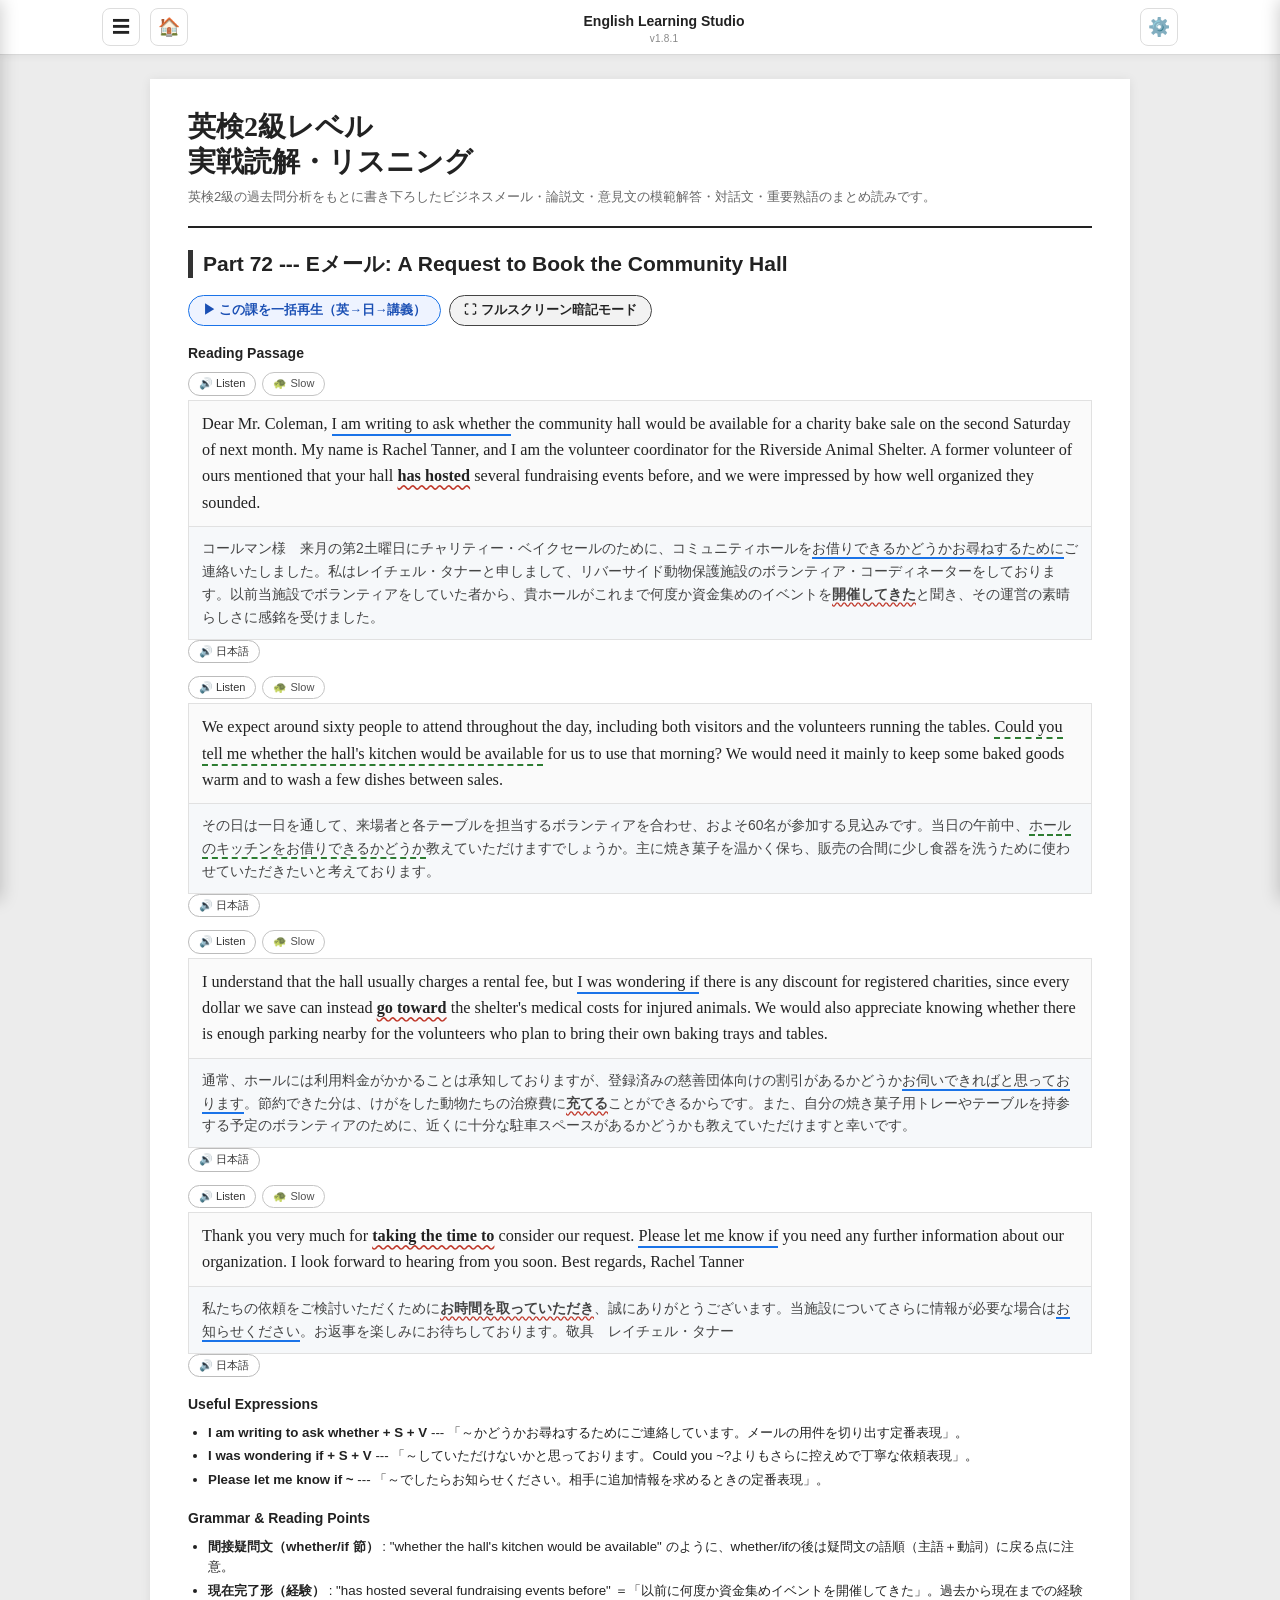
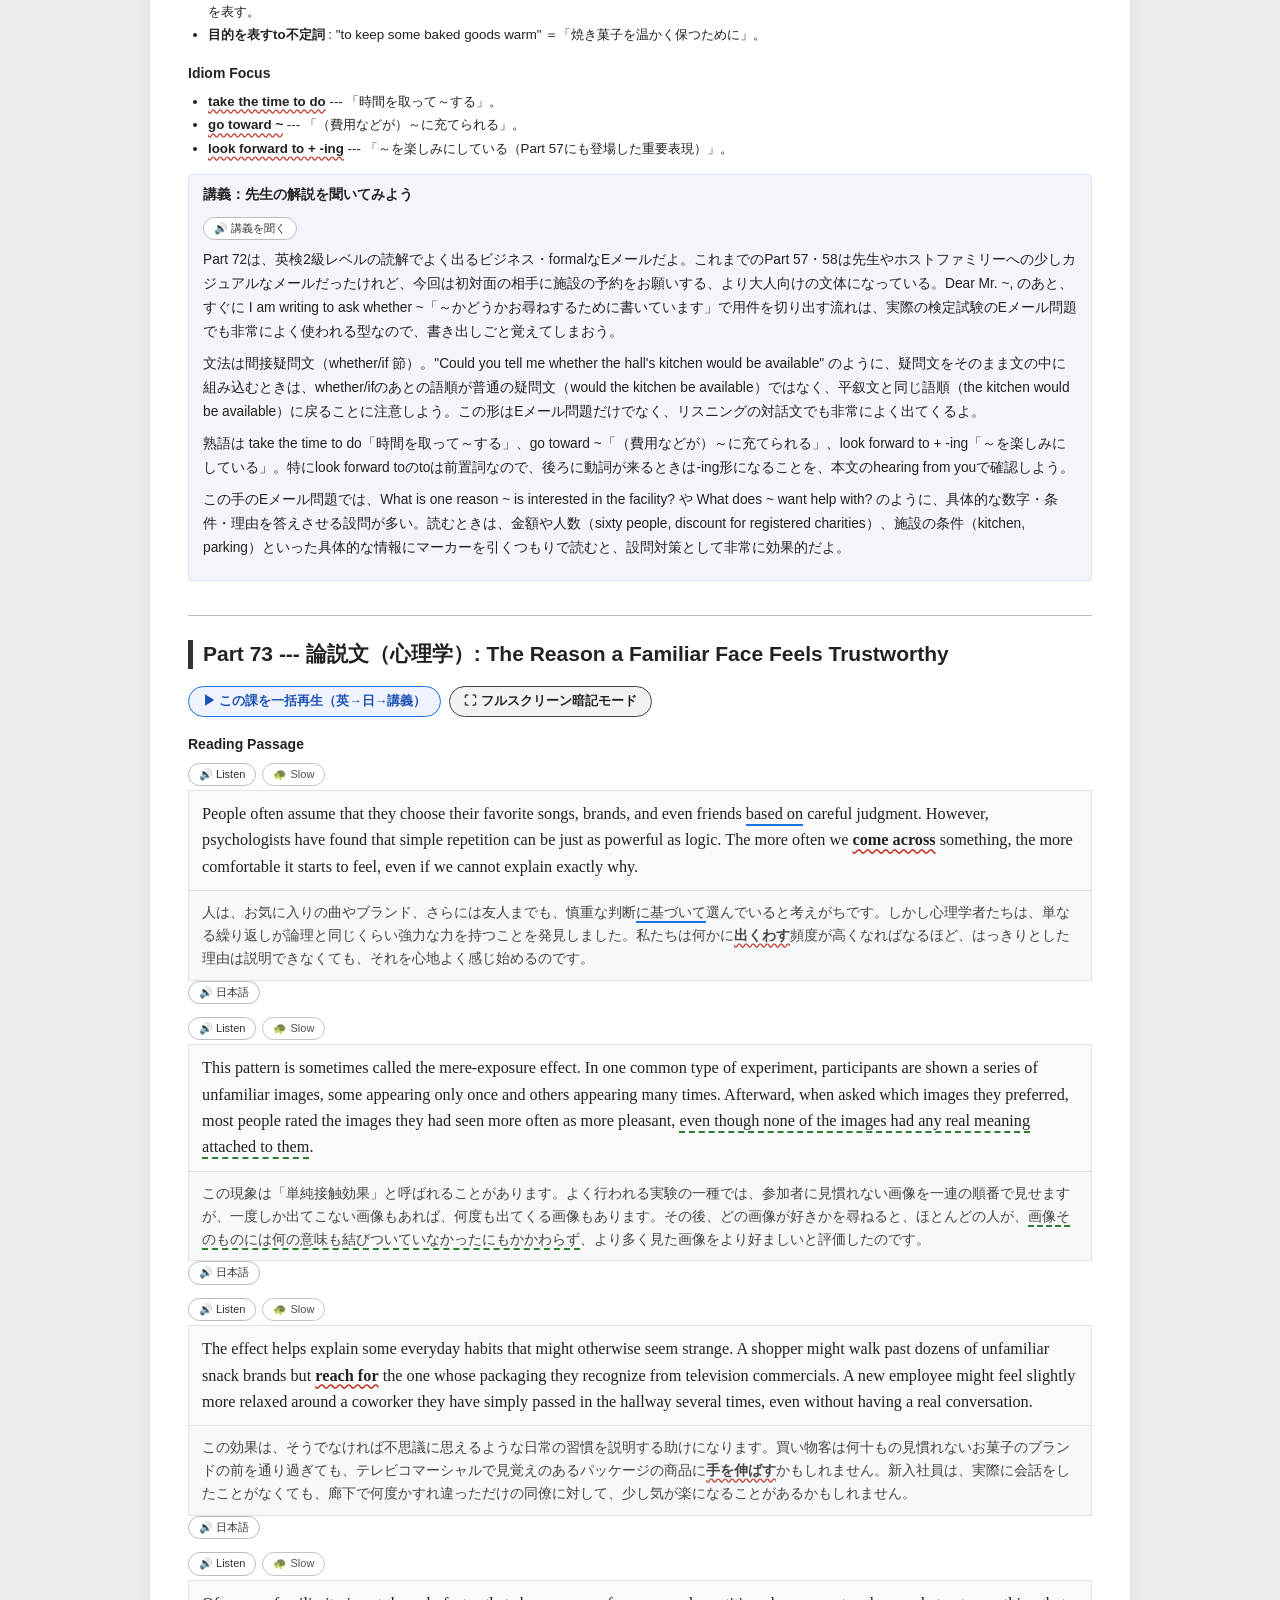
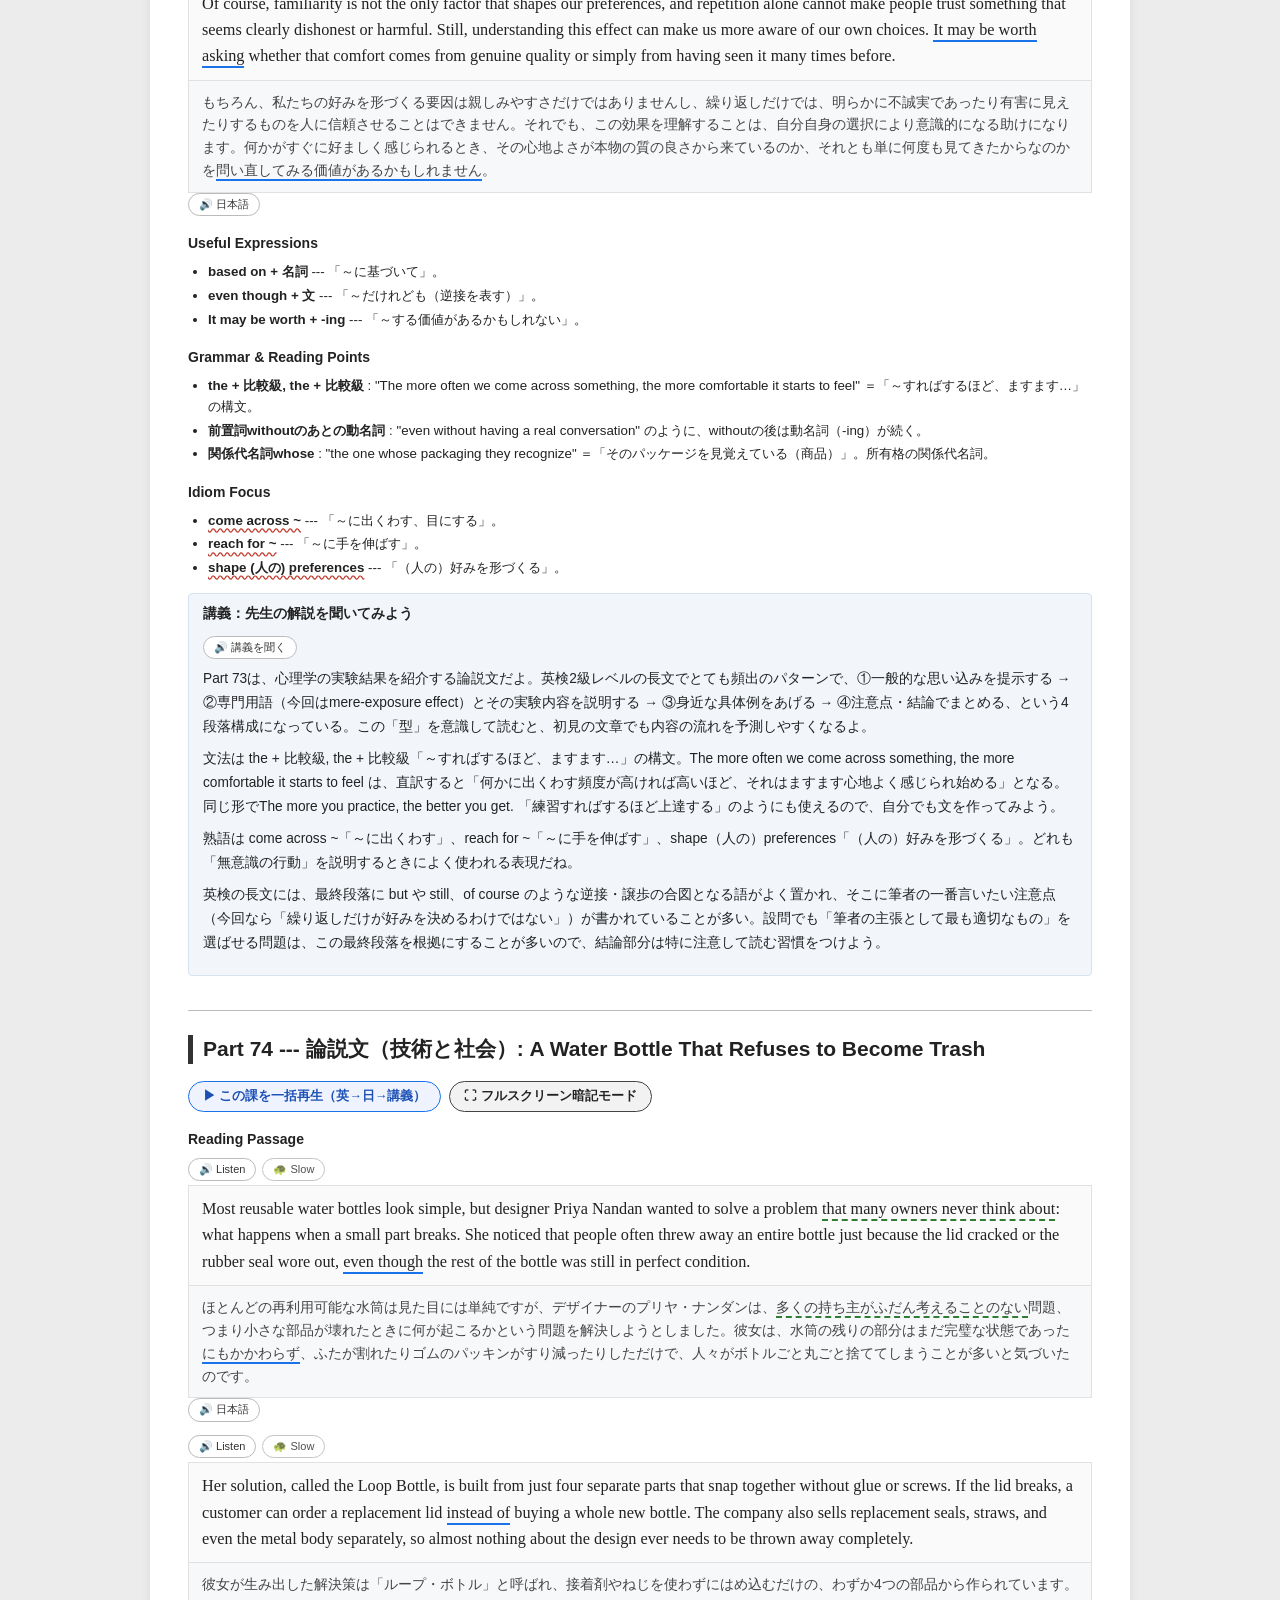
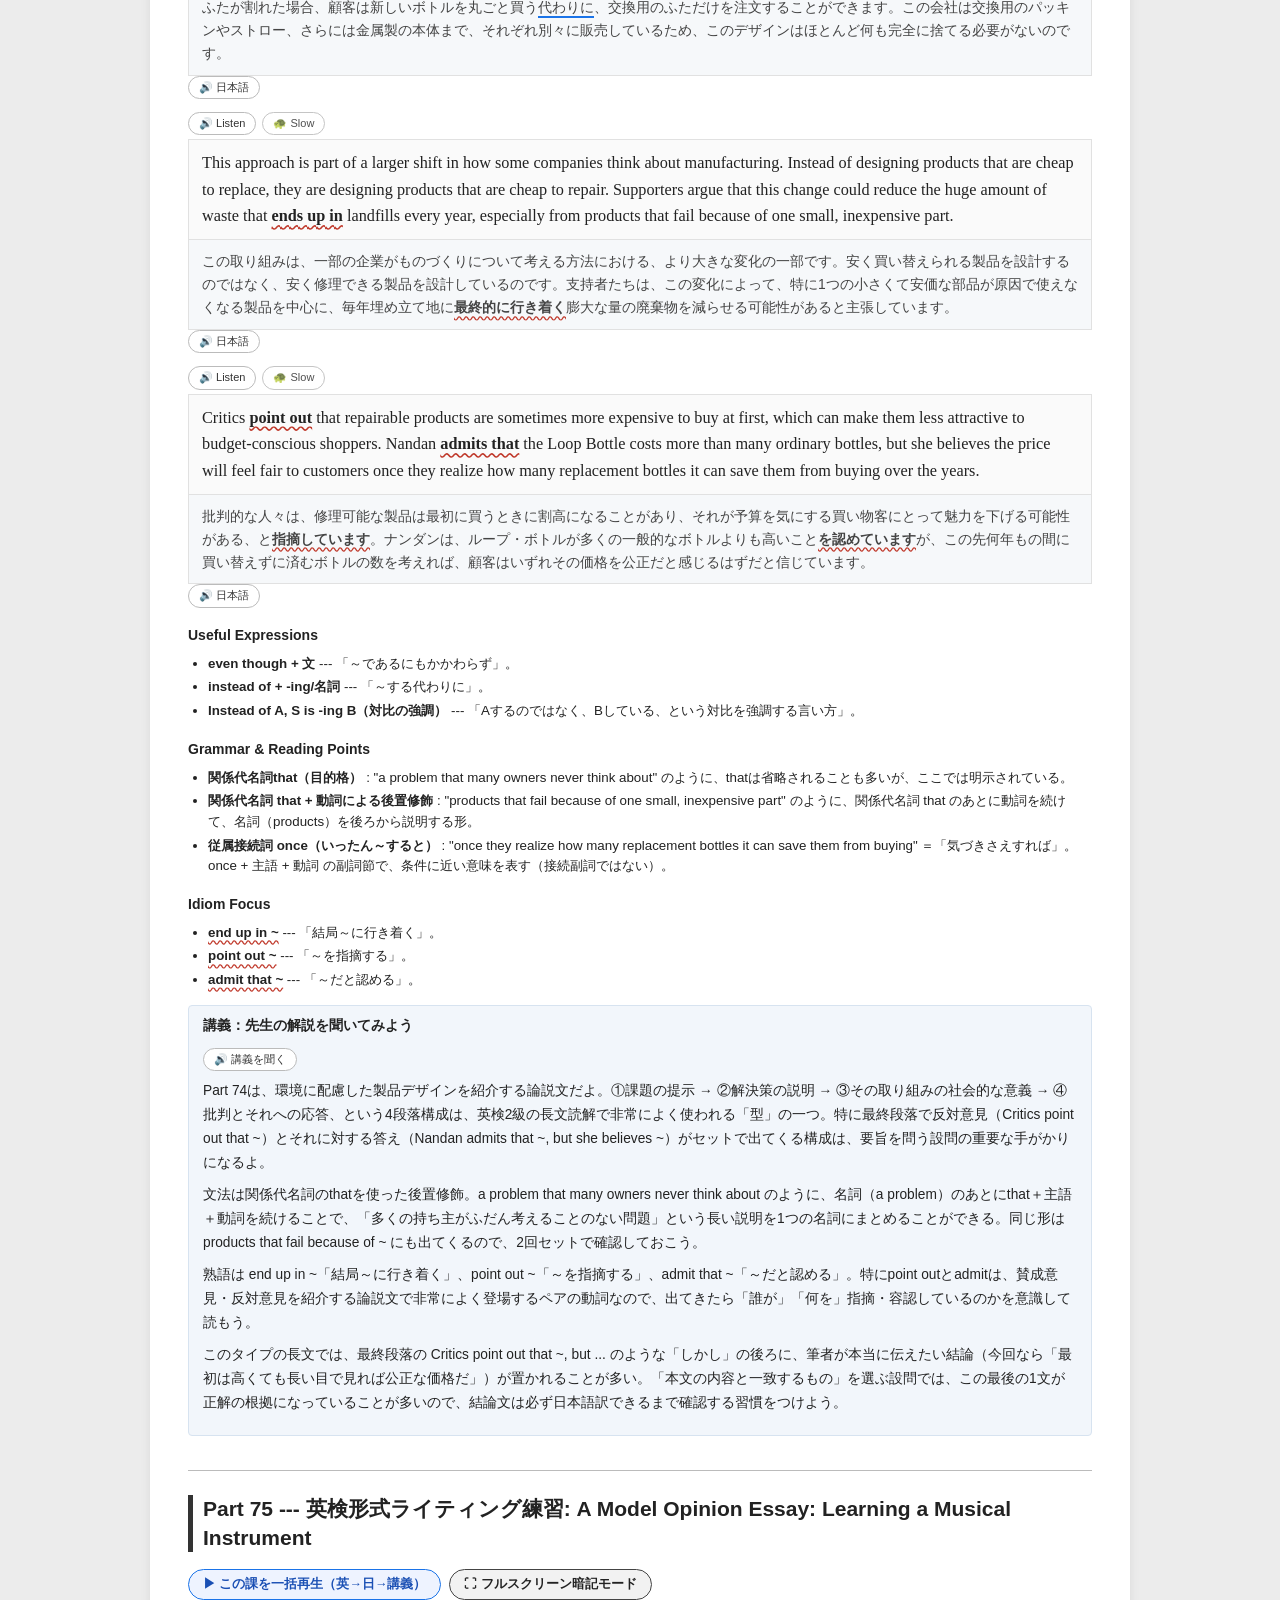
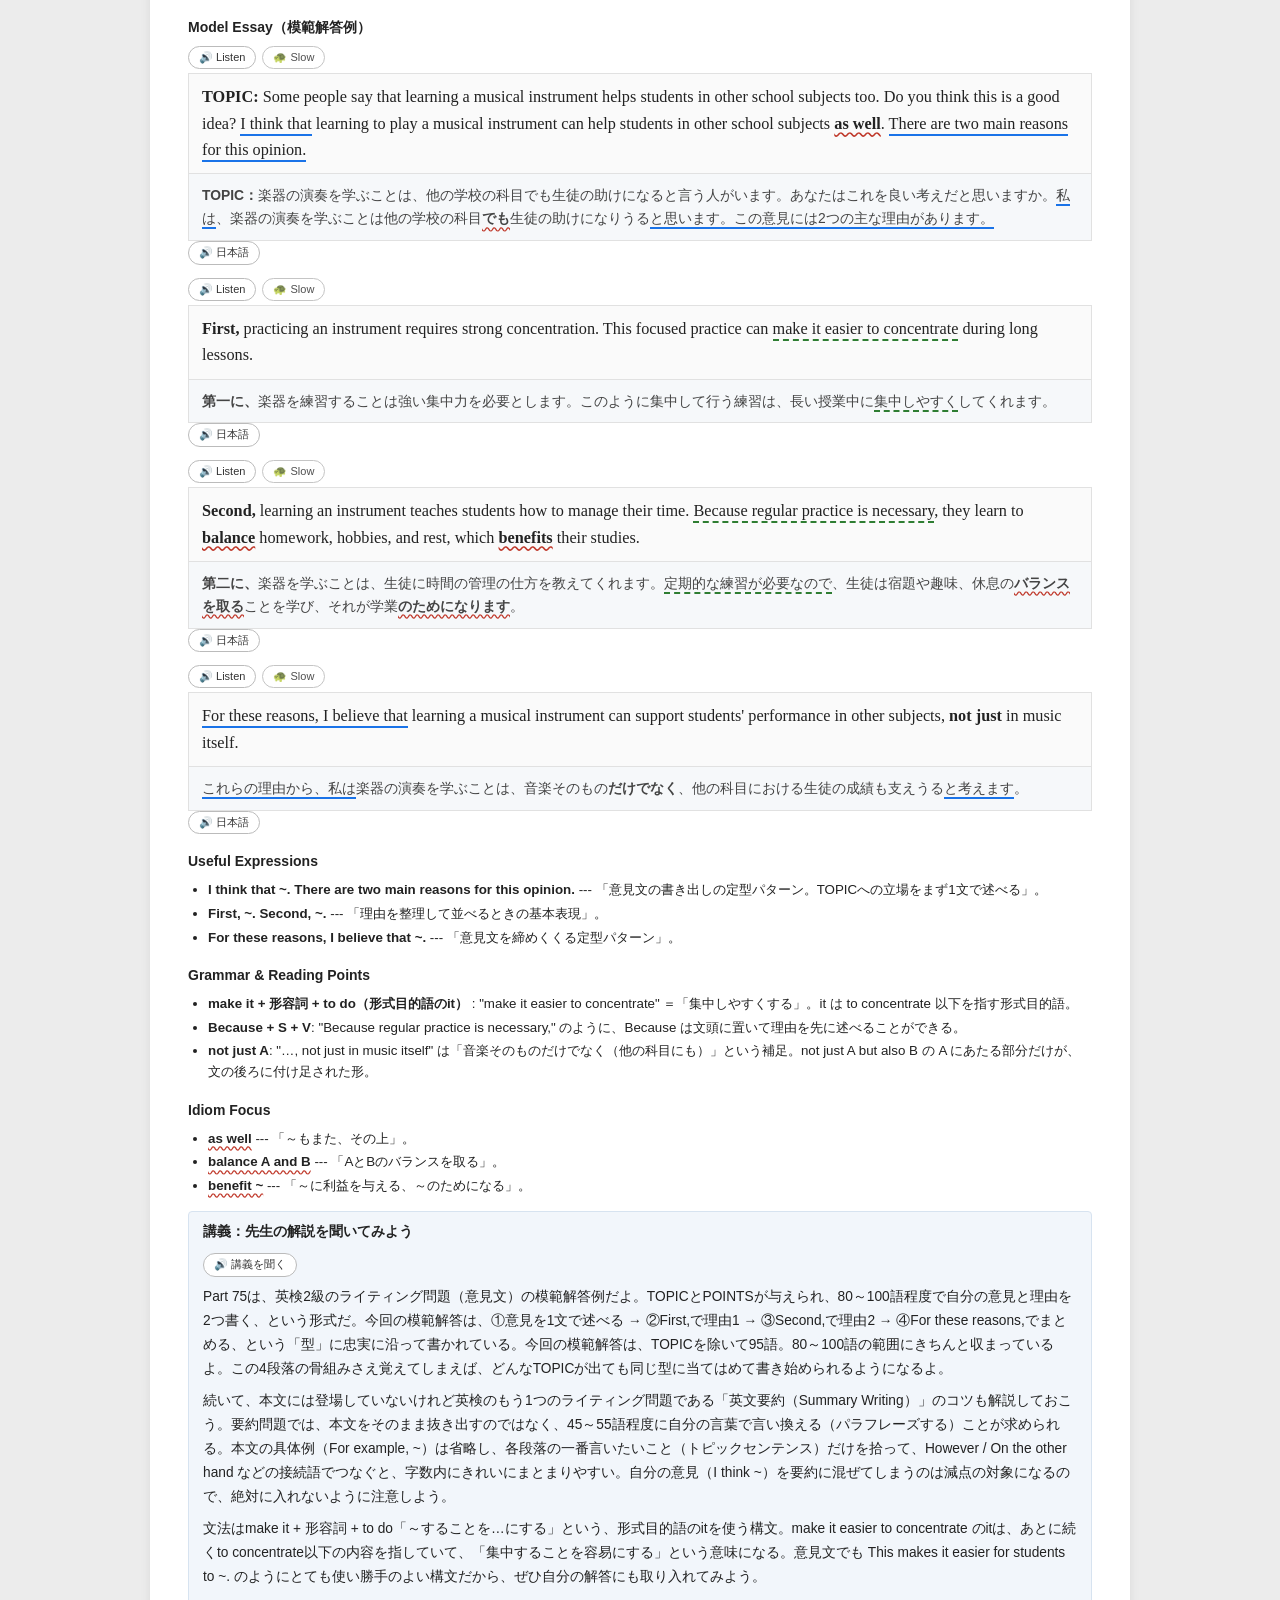
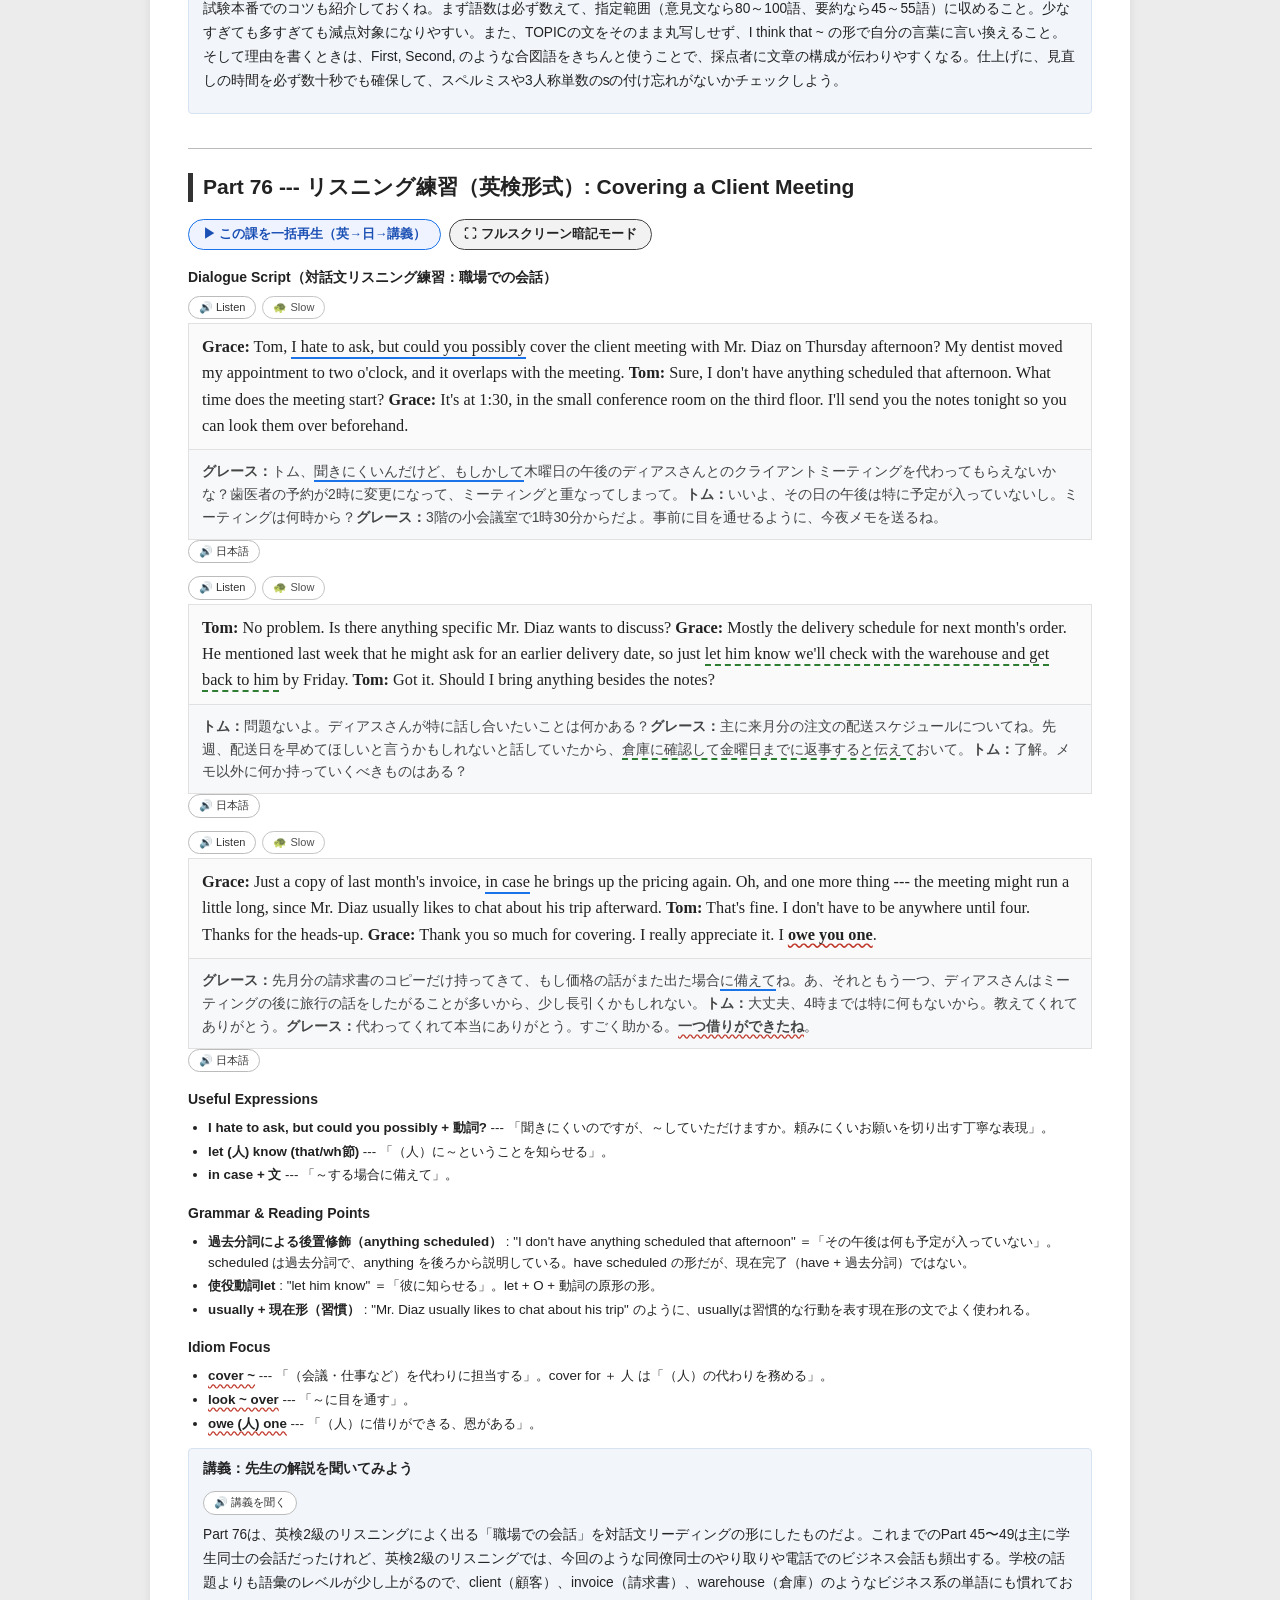
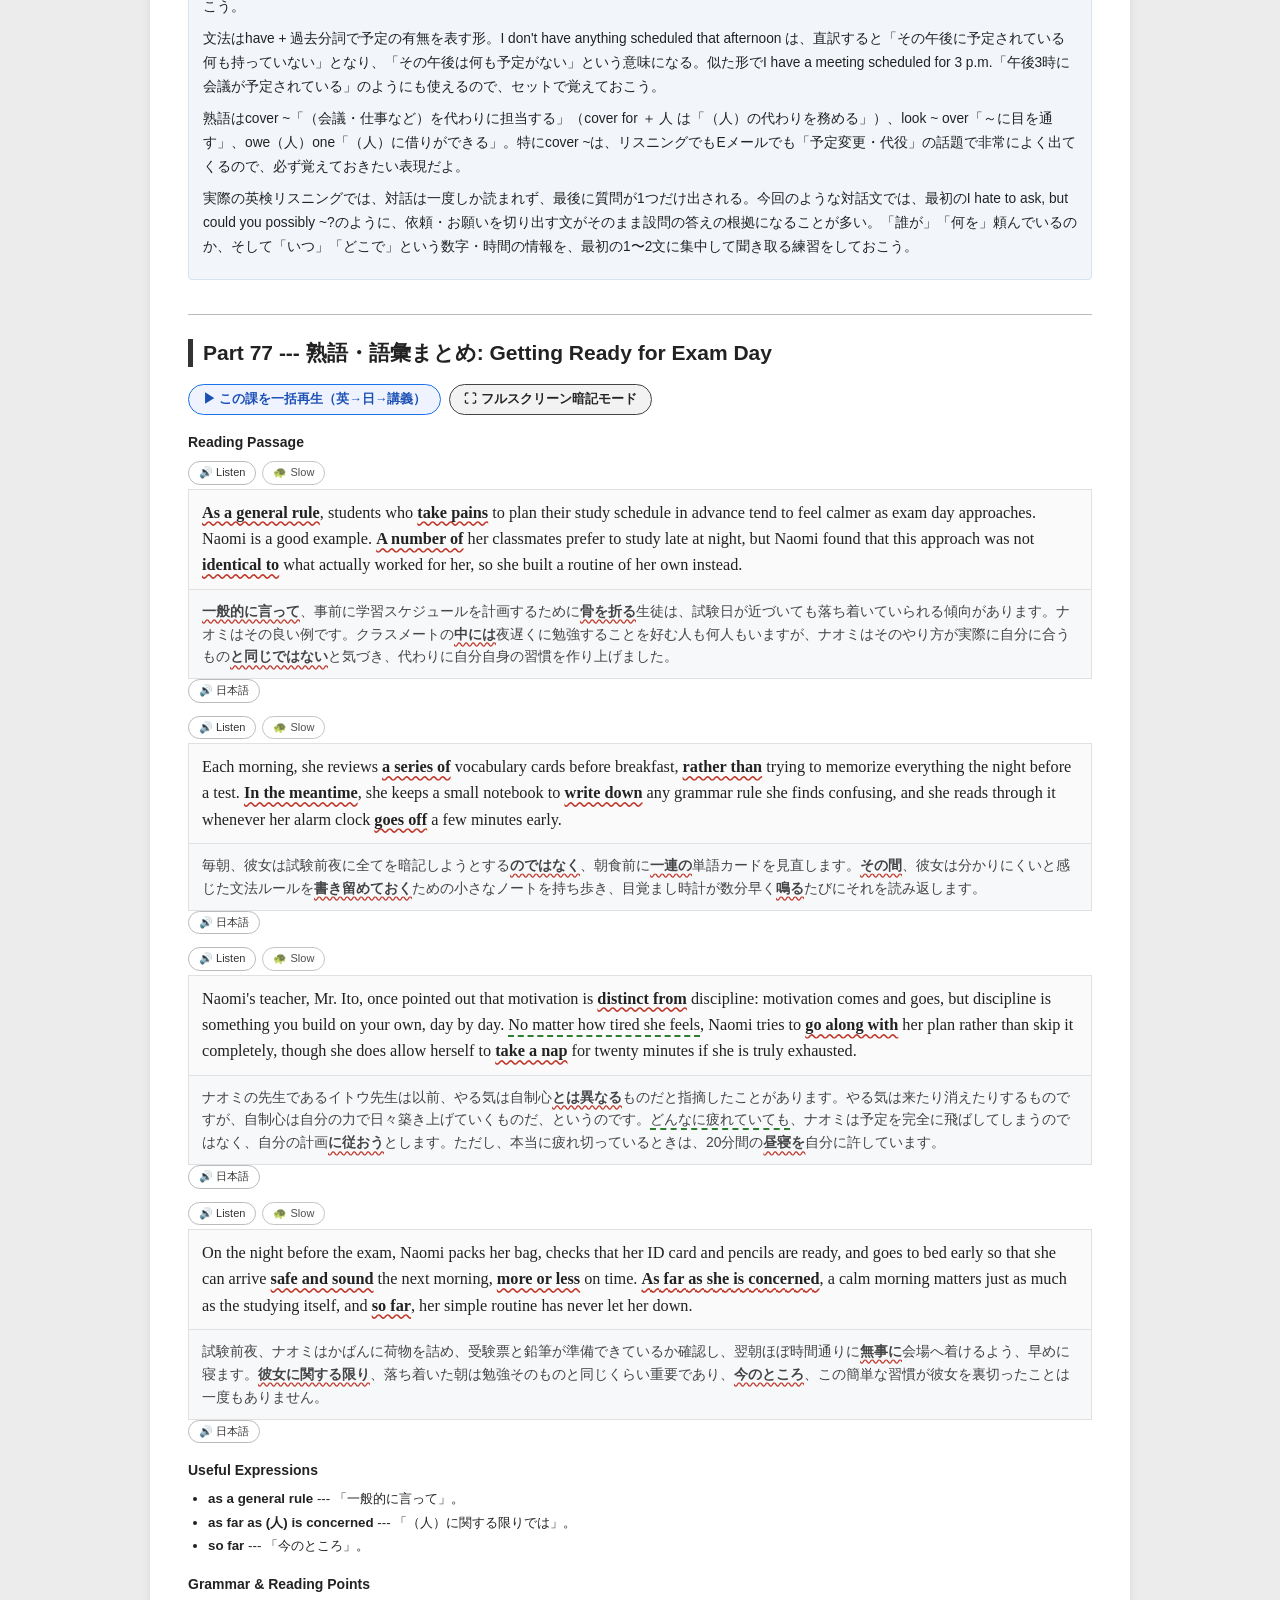
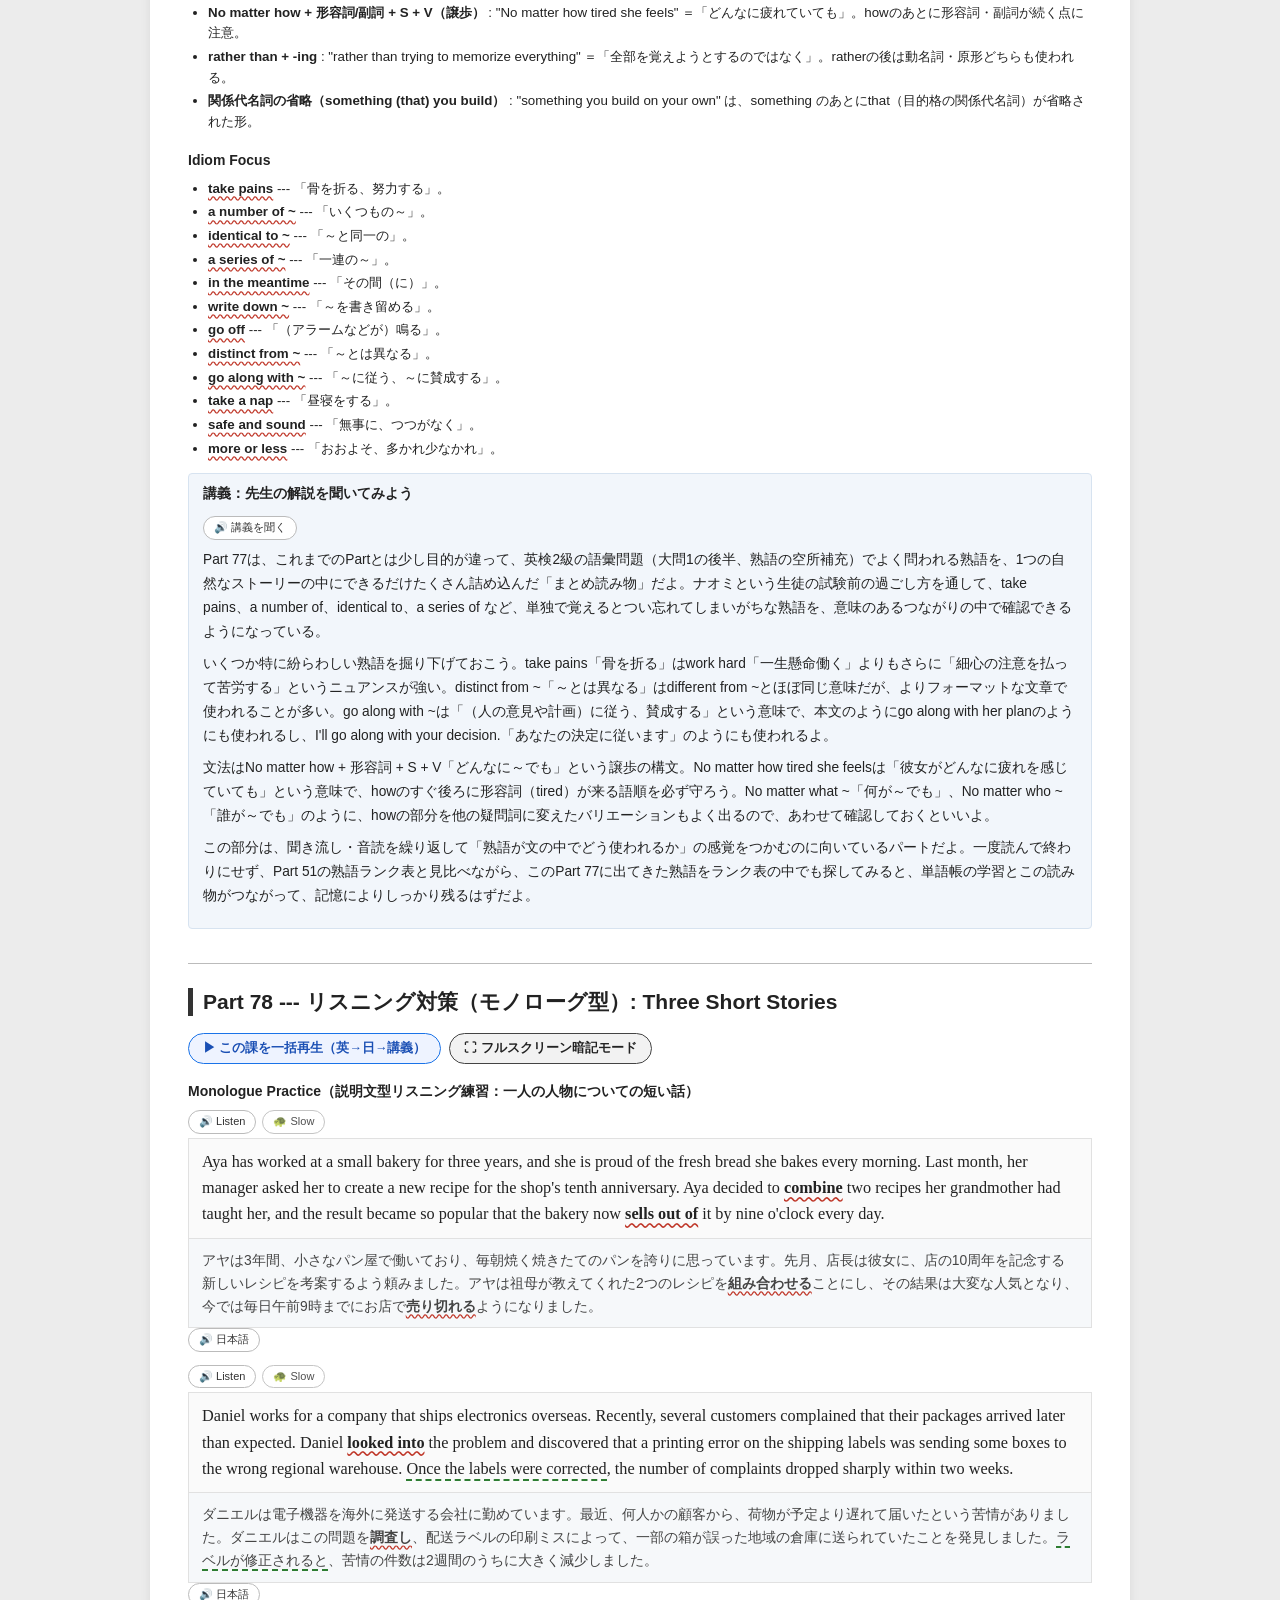
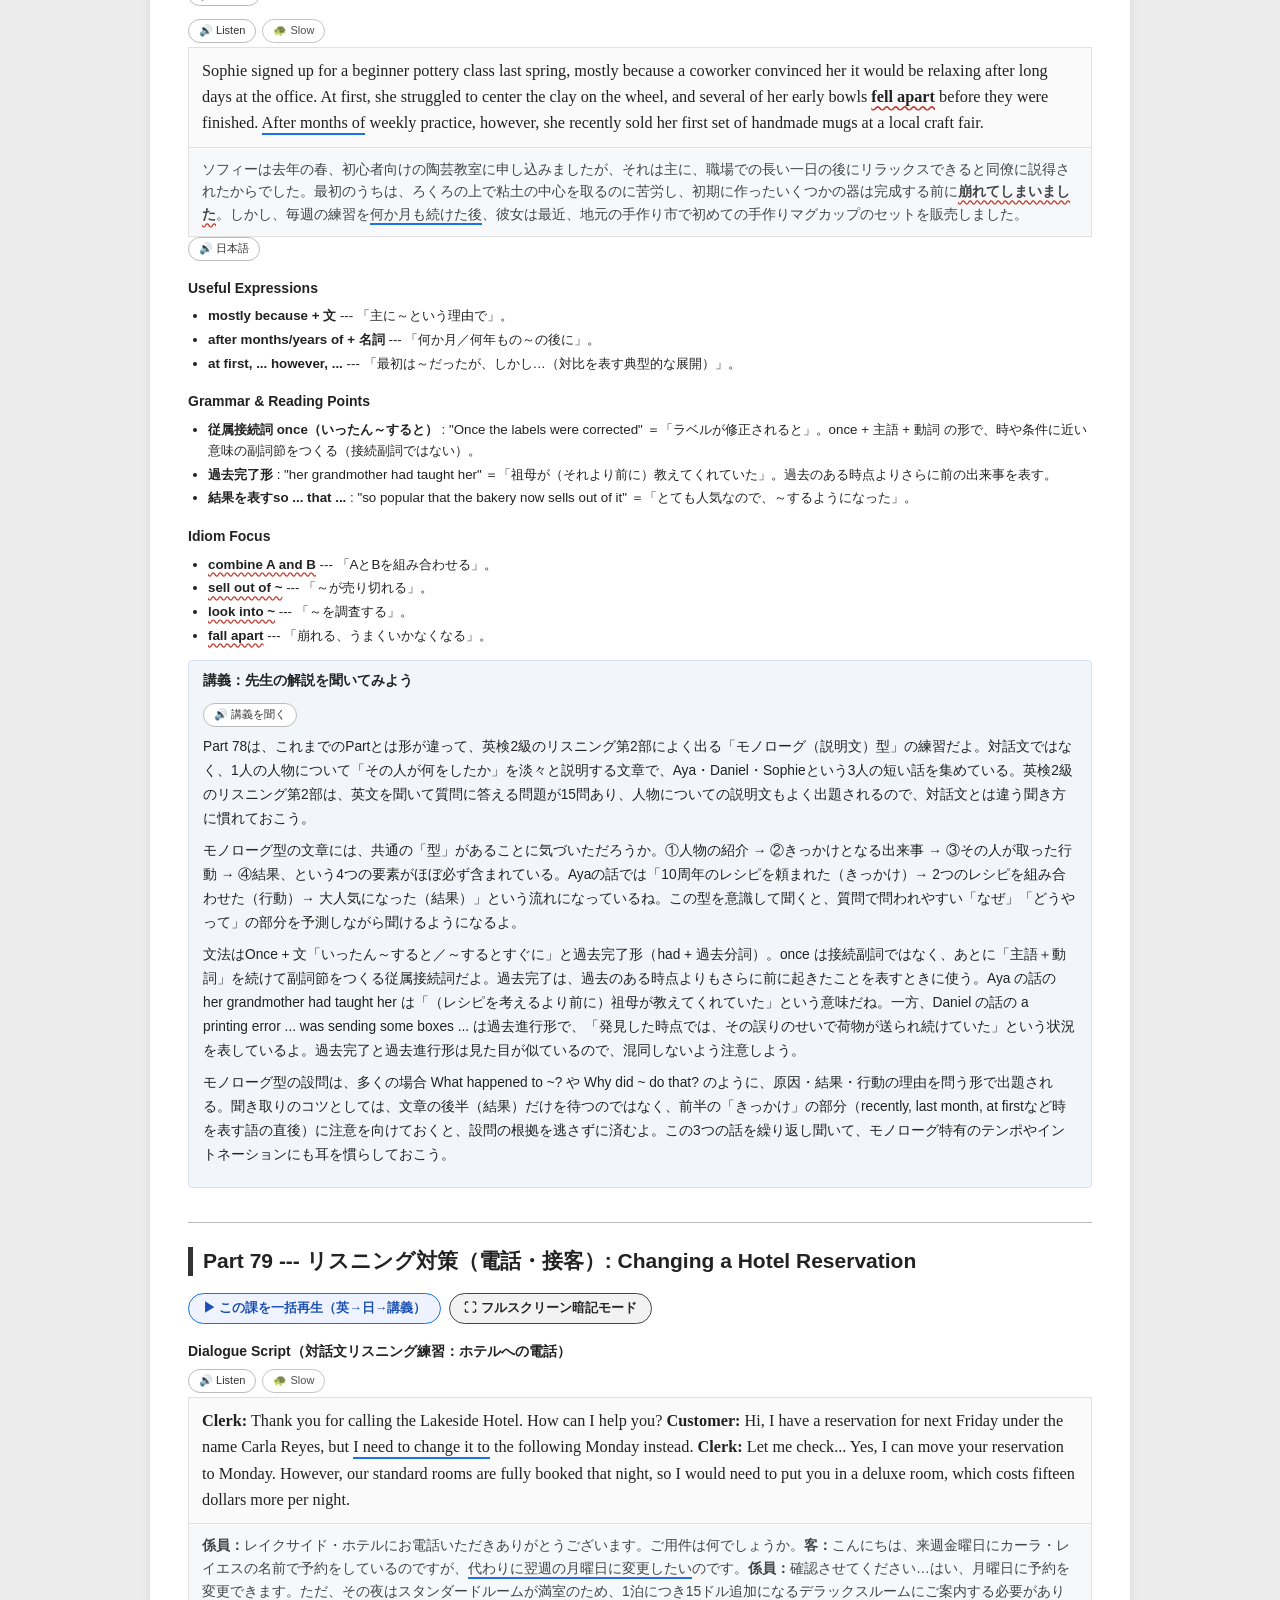
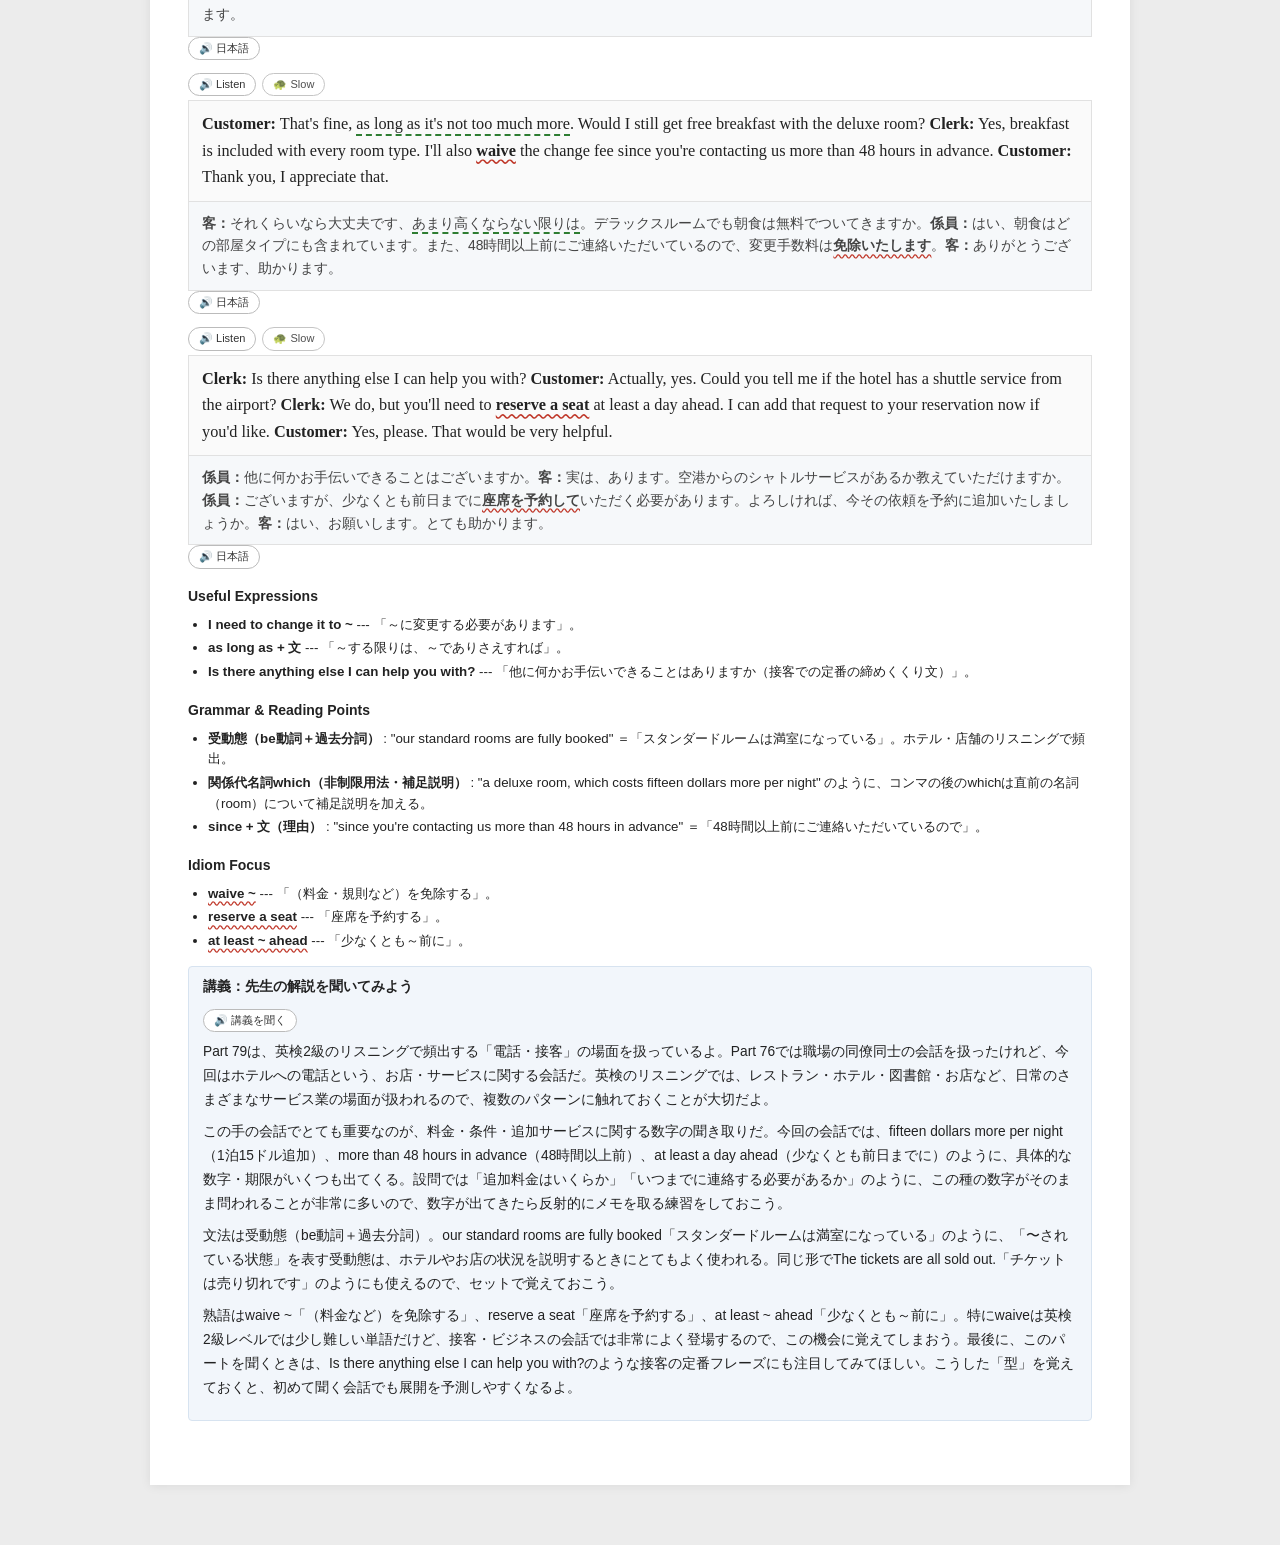
<file: reading-11.html>
<!DOCTYPE html>

<html lang="ja">
<head>
<meta charset="utf-8"/>
<meta content="width=device-width, initial-scale=1, viewport-fit=cover" name="viewport"/>
<title>英検2級レベル 実戦読解・リスニング Part72-79｜English Learning Studio</title>
<meta content="英検2級の出題傾向分析をもとに書き下ろしたオリジナル英文教材。ビジネスメール・論説文・意見文の模範解答・対話文などを収録。英文和訳・重要表現・音声読み上げ対応。" name="description"/>
<meta content="index,follow" name="robots"/>
<link href="https://egoaid.github.io/English-Vocabulary/reading-11.html" rel="canonical"/>
<meta content="ja_JP" property="og:locale"/>
<meta content="https://egoaid.github.io/English-Vocabulary/reading-11.html" property="og:url"/>
<meta content="英検2級レベル 実戦読解・リスニング Part72-79｜English Learning Studio" property="og:title"/>
<meta content="英検2級の出題傾向分析をもとに書き下ろしたオリジナル英文教材。ビジネスメール・論説文・意見文の模範解答・対話文などを収録。英文和訳・重要表現・音声読み上げ対応。" property="og:description"/>
<meta content="website" property="og:type"/>
<meta content="English Learning Studio" property="og:site_name"/>
<meta content="https://egoaid.github.io/English-Vocabulary/icons/og-image.png" property="og:image"/>
<meta content="1200" property="og:image:width"/>
<meta content="630" property="og:image:height"/>
<meta content="summary_large_image" name="twitter:card"/>
<meta content="英検2級レベル 実戦読解・リスニング Part72-79｜English Learning Studio" name="twitter:title"/>
<meta content="英検2級の出題傾向分析をもとに書き下ろしたオリジナル英文教材。ビジネスメール・論説文・意見文の模範解答・対話文などを収録。英文和訳・重要表現・音声読み上げ対応。" name="twitter:description"/>
<meta content="https://egoaid.github.io/English-Vocabulary/icons/og-image.png" name="twitter:image"/>
<link href="manifest.json" rel="manifest"/>
<meta content="#222222" name="theme-color"/>
<meta content="yes" name="mobile-web-app-capable"/>
<meta content="yes" name="apple-mobile-web-app-capable"/>
<meta content="default" name="apple-mobile-web-app-status-bar-style"/>
<meta content="English Studio" name="apple-mobile-web-app-title"/>
<link href="icons/apple-touch-icon-180.png" rel="apple-touch-icon"/>
<link href="icons/favicon-32.png" rel="icon" sizes="32x32" type="image/png"/>
<link href="icons/favicon-16.png" rel="icon" sizes="16x16" type="image/png"/>
<link href="icons/icon-192.png" rel="icon" sizes="192x192" type="image/png"/>
<link href="icons/icon-512.png" rel="icon" sizes="512x512" type="image/png"/>
<link rel="stylesheet" href="styles.css"/>
<script type="application/ld+json">
{
  "@context": "https://schema.org",
  "@type": "LearningResource",
  "name": "英検2級レベル 実戦読解・リスニング Part72-79",
  "description": "英検2級の出題傾向分析をもとに書き下ろしたオリジナル英文教材。ビジネスメール・論説文・意見文の模範解答・対話文などを収録。英文和訳・重要表現・音声読み上げ対応。",
  "url": "https://egoaid.github.io/English-Vocabulary/reading-11.html",
  "inLanguage": "en",
  "isPartOf": { "@type": "WebSite", "url": "https://egoaid.github.io/English-Vocabulary/" },
  "isAccessibleForFree": true,
  "learningResourceType": "Reading passage",
  "educationalLevel": "High school"
}
</script>
</head>
<body>
<header class="screen-header">
<div class="screen-header-inner">
<button class="icon-btn" id="sidebarToggle" aria-label="目次を開く" title="目次">
<span class="icon-bars">&#9776;</span>
</button>
<a class="icon-btn" href="index.html" aria-label="ホーム（目次）" title="ホーム（目次）">🏠</a>
<strong class="app-title">English Learning Studio</strong>
<button class="icon-btn" id="settingsToggle" aria-label="設定を開く" title="設定">&#9881;&#65039;</button>
</div>
</header>

<div class="sidebar-backdrop" id="sidebarBackdrop"></div>
<aside class="sidebar" id="sidebar" aria-hidden="true">
<div class="sidebar-header">
<span>目次</span>
<button class="icon-btn" id="sidebarClose" aria-label="閉じる">&#10005;</button>
</div>
<nav class="sidebar-list" aria-label="Parts">
<a href="index.html" class="sidebar-link home-link"><span class="sidebar-num">&#127968;</span><span class="sidebar-title">ホーム（目次）</span></a>
<div class="sidebar-group-label">Part 1&ndash;29：時事・社会トピック読解</div>
<a href="reading-1.html#part-01" class="sidebar-link" data-target="part-01" data-file="reading-1.html"><span class="sidebar-num">01</span><span class="sidebar-title">Generative AI and English Learning</span></a>
<a href="reading-1.html#part-02" class="sidebar-link" data-target="part-02" data-file="reading-1.html"><span class="sidebar-num">02</span><span class="sidebar-title">Power Crisis and Renewable Energy</span></a>
<a href="reading-1.html#part-03" class="sidebar-link" data-target="part-03" data-file="reading-1.html"><span class="sidebar-num">03</span><span class="sidebar-title">Climate Change and Global Sustainability</span></a>
<a href="reading-1.html#part-04" class="sidebar-link" data-target="part-04" data-file="reading-1.html"><span class="sidebar-num">04</span><span class="sidebar-title">International Law and the Rule of Law</span></a>
<a href="reading-1.html#part-05" class="sidebar-link" data-target="part-05" data-file="reading-1.html"><span class="sidebar-num">05</span><span class="sidebar-title">Marriage Equality and Equal Rights</span></a>
<a href="reading-1.html#part-06" class="sidebar-link" data-target="part-06" data-file="reading-1.html"><span class="sidebar-num">06</span><span class="sidebar-title">Imperial Succession and Constitutional Monarchy</span></a>
<a href="reading-1.html#part-07" class="sidebar-link" data-target="part-07" data-file="reading-1.html"><span class="sidebar-num">07</span><span class="sidebar-title">Autonomous Weapons and Drone Warfare</span></a>
<a href="reading-1.html#part-08" class="sidebar-link" data-target="part-08" data-file="reading-1.html"><span class="sidebar-num">08</span><span class="sidebar-title">Korea-Japan Relations and Historical Memory</span></a>
<a href="reading-1.html#part-09" class="sidebar-link" data-target="part-09" data-file="reading-1.html"><span class="sidebar-num">09</span><span class="sidebar-title">China-Japan Relations and Economic Interdependence</span></a>
<a href="reading-1.html#part-10" class="sidebar-link" data-target="part-10" data-file="reading-1.html"><span class="sidebar-num">10</span><span class="sidebar-title">Nuclear Policy and Japan's Constitutional Debate</span></a>
<a href="reading-1.html#part-11" class="sidebar-link" data-target="part-11" data-file="reading-1.html"><span class="sidebar-num">11</span><span class="sidebar-title">Demographic Decline and an Aging Society</span></a>
<a href="reading-1.html#part-12" class="sidebar-link" data-target="part-12" data-file="reading-1.html"><span class="sidebar-num">12</span><span class="sidebar-title">Healthcare System Reform and Medical Challenges</span></a>
<a href="reading-1.html#part-13" class="sidebar-link" data-target="part-13" data-file="reading-1.html"><span class="sidebar-num">13</span><span class="sidebar-title">Childcare Support and Family Policy</span></a>
<a href="reading-1.html#part-14" class="sidebar-link" data-target="part-14" data-file="reading-1.html"><span class="sidebar-num">14</span><span class="sidebar-title">Hate Speech and Online Harassment</span></a>
<a href="reading-1.html#part-15" class="sidebar-link" data-target="part-15" data-file="reading-1.html"><span class="sidebar-num">15</span><span class="sidebar-title">Social Media and Political Polarization</span></a>
<a href="reading-1.html#part-16" class="sidebar-link" data-target="part-16" data-file="reading-1.html"><span class="sidebar-num">16</span><span class="sidebar-title">Democratic Backsliding and Authoritarianism</span></a>
<a href="reading-1.html#part-17" class="sidebar-link" data-target="part-17" data-file="reading-1.html"><span class="sidebar-num">17</span><span class="sidebar-title">Terrorism and National Security Responses</span></a>
<a href="reading-1.html#part-18" class="sidebar-link" data-target="part-18" data-file="reading-1.html"><span class="sidebar-num">18</span><span class="sidebar-title">Refugee Crisis and Humanitarian Obligations</span></a>
<a href="reading-1.html#part-19" class="sidebar-link" data-target="part-19" data-file="reading-1.html"><span class="sidebar-num">19</span><span class="sidebar-title">Labor Exploitation and Supply Chain Ethics</span></a>
<a href="reading-1.html#part-20" class="sidebar-link" data-target="part-20" data-file="reading-1.html"><span class="sidebar-num">20</span><span class="sidebar-title">Pandemic Preparedness and Public Health Resilience</span></a>
<a href="reading-1.html#part-21" class="sidebar-link" data-target="part-21" data-file="reading-1.html"><span class="sidebar-num">21</span><span class="sidebar-title">Mental Health and Psychological Resilience</span></a>
<a href="reading-1.html#part-22" class="sidebar-link" data-target="part-22" data-file="reading-1.html"><span class="sidebar-num">22</span><span class="sidebar-title">Automation, AI, and the Future of Work</span></a>
<a href="reading-1.html#part-23" class="sidebar-link" data-target="part-23" data-file="reading-1.html"><span class="sidebar-num">23</span><span class="sidebar-title">Space Exploration and International Cooperation</span></a>
<a href="reading-1.html#part-24" class="sidebar-link" data-target="part-24" data-file="reading-1.html"><span class="sidebar-num">24</span><span class="sidebar-title">Wealth Inequality and Economic Opportunity</span></a>
<a href="reading-1.html#part-25" class="sidebar-link" data-target="part-25" data-file="reading-1.html"><span class="sidebar-num">25</span><span class="sidebar-title">Language Diversity and Endangered Languages</span></a>
<a href="reading-1.html#part-26" class="sidebar-link" data-target="part-26" data-file="reading-1.html"><span class="sidebar-num">26</span><span class="sidebar-title">Study Abroad and Global Citizenship</span></a>
<a href="reading-1.html#part-27" class="sidebar-link" data-target="part-27" data-file="reading-1.html"><span class="sidebar-num">27</span><span class="sidebar-title">Ocean Conservation and Plastic Pollution</span></a>
<a href="reading-1.html#part-28" class="sidebar-link" data-target="part-28" data-file="reading-1.html"><span class="sidebar-num">28</span><span class="sidebar-title">Artificial Intelligence, Copyright, and Creative Work</span></a>
<a href="reading-1.html#part-29" class="sidebar-link" data-target="part-29" data-file="reading-1.html"><span class="sidebar-num">29</span><span class="sidebar-title">Gender Gap in the Workplace</span></a>
<div class="sidebar-group-label">Part 30&ndash;34：物語文</div>
<a href="reading-2.html#part-30" class="sidebar-link" data-target="part-30" data-file="reading-2.html"><span class="sidebar-num">30</span><span class="sidebar-title">物語文: Two Ways of Solving a Problem</span></a>
<a href="reading-2.html#part-31" class="sidebar-link" data-target="part-31" data-file="reading-2.html"><span class="sidebar-num">31</span><span class="sidebar-title">物語文: Finding a New Interest</span></a>
<a href="reading-2.html#part-32" class="sidebar-link" data-target="part-32" data-file="reading-2.html"><span class="sidebar-num">32</span><span class="sidebar-title">物語文: The Late Bicycle</span></a>
<a href="reading-2.html#part-33" class="sidebar-link" data-target="part-33" data-file="reading-2.html"><span class="sidebar-num">33</span><span class="sidebar-title">物語文: The Mosaic That Wouldn't Come Together</span></a>
<a href="reading-2.html#part-34" class="sidebar-link" data-target="part-34" data-file="reading-2.html"><span class="sidebar-num">34</span><span class="sidebar-title">物語文: A Question She Couldn't Answer</span></a>
<div class="sidebar-group-label">Part 35&ndash;39：論説文解釈</div>
<a href="reading-3.html#part-35" class="sidebar-link" data-target="part-35" data-file="reading-3.html"><span class="sidebar-num">35</span><span class="sidebar-title">論説文読解①: 対比・逆接の接続語</span></a>
<a href="reading-3.html#part-36" class="sidebar-link" data-target="part-36" data-file="reading-3.html"><span class="sidebar-num">36</span><span class="sidebar-title">論説文読解②: 因果関係の接続語</span></a>
<a href="reading-3.html#part-37" class="sidebar-link" data-target="part-37" data-file="reading-3.html"><span class="sidebar-num">37</span><span class="sidebar-title">論説文読解③: 追加の接続語</span></a>
<a href="reading-3.html#part-38" class="sidebar-link" data-target="part-38" data-file="reading-3.html"><span class="sidebar-num">38</span><span class="sidebar-title">論説文読解④: 言い換え・具体例の接続語</span></a>
<a href="reading-3.html#part-39" class="sidebar-link" data-target="part-39" data-file="reading-3.html"><span class="sidebar-num">39</span><span class="sidebar-title">論説文読解⑤: NOT型設問と文整序の総まとめ</span></a>
<div class="sidebar-group-label">Part 40&ndash;44：英作文練習</div>
<a href="reading-4.html#part-40" class="sidebar-link" data-target="part-40" data-file="reading-4.html"><span class="sidebar-num">40</span><span class="sidebar-title">英作文練習①: 二つの絵を比較する</span></a>
<a href="reading-4.html#part-41" class="sidebar-link" data-target="part-41" data-file="reading-4.html"><span class="sidebar-num">41</span><span class="sidebar-title">英作文練習②: 困っている人を助ける</span></a>
<a href="reading-4.html#part-42" class="sidebar-link" data-target="part-42" data-file="reading-4.html"><span class="sidebar-num">42</span><span class="sidebar-title">英作文練習③: 変化を説明する</span></a>
<a href="reading-4.html#part-43" class="sidebar-link" data-target="part-43" data-file="reading-4.html"><span class="sidebar-num">43</span><span class="sidebar-title">英作文練習④: 理由をつけて意見を述べる</span></a>
<a href="reading-4.html#part-44" class="sidebar-link" data-target="part-44" data-file="reading-4.html"><span class="sidebar-num">44</span><span class="sidebar-title">英作文練習⑤: 改善案を提案する</span></a>
<div class="sidebar-group-label">Part 45&ndash;49：リスニング対策</div>
<a href="reading-5.html#part-45" class="sidebar-link" data-target="part-45" data-file="reading-5.html"><span class="sidebar-num">45</span><span class="sidebar-title">リスニング対策①: 複数条件からの絞り込み</span></a>
<a href="reading-5.html#part-46" class="sidebar-link" data-target="part-46" data-file="reading-5.html"><span class="sidebar-num">46</span><span class="sidebar-title">リスニング対策②: 予定の調整と変更</span></a>
<a href="reading-5.html#part-47" class="sidebar-link" data-target="part-47" data-file="reading-5.html"><span class="sidebar-num">47</span><span class="sidebar-title">リスニング対策③: 施設・サービスの案内</span></a>
<a href="reading-5.html#part-48" class="sidebar-link" data-target="part-48" data-file="reading-5.html"><span class="sidebar-num">48</span><span class="sidebar-title">リスニング対策④: 順序・手順の説明</span></a>
<a href="reading-5.html#part-49" class="sidebar-link" data-target="part-49" data-file="reading-5.html"><span class="sidebar-num">49</span><span class="sidebar-title">リスニング対策⑤: 説明モノローグと例外情報</span></a>
<div class="sidebar-group-label">Part 50：重要英単語ランク表</div>
<a href="vocab-words.html#part-50" class="sidebar-link" data-target="part-50" data-file="vocab-words.html"><span class="sidebar-num">50</span><span class="sidebar-title">重要英単語ランク表（全2762語）</span></a>
<div class="sidebar-group-label">Part 51：重要熟語・イディオムランク表</div>
<a href="vocab-idioms.html#part-51" class="sidebar-link" data-target="part-51" data-file="vocab-idioms.html"><span class="sidebar-num">51</span><span class="sidebar-title">重要熟語・イディオムランク表（全1235熟語）</span></a>
<div class="sidebar-group-label">Part 52&ndash;56：日常会話・メッセージ</div>
<a href="reading-6.html#part-52" class="sidebar-link" data-target="part-52" data-file="reading-6.html"><span class="sidebar-num">52</span><span class="sidebar-title">日常会話: Deciding on Weekend Plans</span></a>
<a href="reading-6.html#part-53" class="sidebar-link" data-target="part-53" data-file="reading-6.html"><span class="sidebar-num">53</span><span class="sidebar-title">日常会話: Cheering Up a Friend</span></a>
<a href="reading-6.html#part-54" class="sidebar-link" data-target="part-54" data-file="reading-6.html"><span class="sidebar-num">54</span><span class="sidebar-title">日常会話: Clearing Up a Misunderstanding</span></a>
<a href="reading-6.html#part-55" class="sidebar-link" data-target="part-55" data-file="reading-6.html"><span class="sidebar-num">55</span><span class="sidebar-title">メッセージ: Running a Little Late</span></a>
<a href="reading-6.html#part-56" class="sidebar-link" data-target="part-56" data-file="reading-6.html"><span class="sidebar-num">56</span><span class="sidebar-title">メッセージ: Inviting a Friend</span></a>
<div class="sidebar-group-label">Part 57&ndash;60：Eメール・人物紹介</div>
<a href="reading-7.html#part-57" class="sidebar-link" data-target="part-57" data-file="reading-7.html"><span class="sidebar-num">57</span><span class="sidebar-title">Eメール: A Request to Reschedule</span></a>
<a href="reading-7.html#part-58" class="sidebar-link" data-target="part-58" data-file="reading-7.html"><span class="sidebar-num">58</span><span class="sidebar-title">Eメール: A Thank-You Email After a Homestay</span></a>
<a href="reading-7.html#part-59" class="sidebar-link" data-target="part-59" data-file="reading-7.html"><span class="sidebar-num">59</span><span class="sidebar-title">人物紹介: From a Curious Boy to a Marine Biologist</span></a>
<a href="reading-7.html#part-60" class="sidebar-link" data-target="part-60" data-file="reading-7.html"><span class="sidebar-num">60</span><span class="sidebar-title">人物紹介: Building a Career in Clean Energy</span></a>
<div class="sidebar-group-label">Part 61&ndash;64：個人的エッセイ・インタビュー</div>
<a href="reading-8.html#part-61" class="sidebar-link" data-target="part-61" data-file="reading-8.html"><span class="sidebar-num">61</span><span class="sidebar-title">個人的エッセイ: The Day I Changed My Mind About Working Alone</span></a>
<a href="reading-8.html#part-62" class="sidebar-link" data-target="part-62" data-file="reading-8.html"><span class="sidebar-num">62</span><span class="sidebar-title">個人的エッセイ: What My Little Sister Taught Me About Patience</span></a>
<a href="reading-8.html#part-63" class="sidebar-link" data-target="part-63" data-file="reading-8.html"><span class="sidebar-num">63</span><span class="sidebar-title">インタビュー: A Pastry Chef's Story</span></a>
<a href="reading-8.html#part-64" class="sidebar-link" data-target="part-64" data-file="reading-8.html"><span class="sidebar-num">64</span><span class="sidebar-title">インタビュー: A Wheelchair Basketball Player's Story</span></a>
<div class="sidebar-group-label">Part 65&ndash;68：アート・旅行と文化紹介</div>
<a href="reading-9.html#part-65" class="sidebar-link" data-target="part-65" data-file="reading-9.html"><span class="sidebar-num">65</span><span class="sidebar-title">アート: The Painting I Almost Didn't Finish</span></a>
<a href="reading-9.html#part-66" class="sidebar-link" data-target="part-66" data-file="reading-9.html"><span class="sidebar-num">66</span><span class="sidebar-title">アート: Why I Draw the Same Mountain Every Year</span></a>
<a href="reading-9.html#part-67" class="sidebar-link" data-target="part-67" data-file="reading-9.html"><span class="sidebar-num">67</span><span class="sidebar-title">旅行・文化紹介: A Weekend in Kanazawa</span></a>
<a href="reading-9.html#part-68" class="sidebar-link" data-target="part-68" data-file="reading-9.html"><span class="sidebar-num">68</span><span class="sidebar-title">旅行・文化紹介: Visiting a Night Market in Taiwan</span></a>
<div class="sidebar-group-label">Part 69&ndash;71：科学レポート・How-to</div>
<a href="reading-10.html#part-69" class="sidebar-link" data-target="part-69" data-file="reading-10.html"><span class="sidebar-num">69</span><span class="sidebar-title">科学レポート: Why Do Cats Purr?</span></a>
<a href="reading-10.html#part-70" class="sidebar-link" data-target="part-70" data-file="reading-10.html"><span class="sidebar-num">70</span><span class="sidebar-title">科学レポート: The Memory Experiment</span></a>
<a href="reading-10.html#part-71" class="sidebar-link" data-target="part-71" data-file="reading-10.html"><span class="sidebar-num">71</span><span class="sidebar-title">How-to: Starting a Small Vegetable Garden</span></a>
<div class="sidebar-group-label">Part 72&ndash;79：英検2級レベル 実戦読解・リスニング</div>
<a href="reading-11.html#part-72" class="sidebar-link" data-target="part-72" data-file="reading-11.html"><span class="sidebar-num">72</span><span class="sidebar-title">Eメール: A Request to Book the Community Hall</span></a>
<a href="reading-11.html#part-73" class="sidebar-link" data-target="part-73" data-file="reading-11.html"><span class="sidebar-num">73</span><span class="sidebar-title">論説文（心理学）: The Reason a Familiar Face Feels Trustworthy</span></a>
<a href="reading-11.html#part-74" class="sidebar-link" data-target="part-74" data-file="reading-11.html"><span class="sidebar-num">74</span><span class="sidebar-title">論説文（技術と社会）: A Water Bottle That Refuses to Become Trash</span></a>
<a href="reading-11.html#part-75" class="sidebar-link" data-target="part-75" data-file="reading-11.html"><span class="sidebar-num">75</span><span class="sidebar-title">英検形式ライティング: A Model Opinion Essay</span></a>
<a href="reading-11.html#part-76" class="sidebar-link" data-target="part-76" data-file="reading-11.html"><span class="sidebar-num">76</span><span class="sidebar-title">リスニング対策: Covering a Client Meeting</span></a>
<a href="reading-11.html#part-77" class="sidebar-link" data-target="part-77" data-file="reading-11.html"><span class="sidebar-num">77</span><span class="sidebar-title">熟語・語彙まとめ: Getting Ready for Exam Day</span></a>
<a href="reading-11.html#part-78" class="sidebar-link" data-target="part-78" data-file="reading-11.html"><span class="sidebar-num">78</span><span class="sidebar-title">リスニング対策（モノローグ型）: Three Short Stories</span></a>
<a href="reading-11.html#part-79" class="sidebar-link" data-target="part-79" data-file="reading-11.html"><span class="sidebar-num">79</span><span class="sidebar-title">リスニング対策（電話・接客）: Changing a Hotel Reservation</span></a>
<div class="sidebar-group-label">Part 80&ndash;82：英検2級レベル 本番形式 実戦問題</div>
<a href="quiz.html" class="sidebar-link" data-target="quizApp" data-file="quiz.html"><span class="sidebar-num">80</span><span class="sidebar-title">語彙・熟語の4択問題、読解の4択問題（制限時間つき・成績記録つき）</span></a>
<div class="sidebar-group-label">Part 83&ndash;85：High School Entrance English 実戦トレーニング</div>
<a href="quiz.html#quizGroupHs" class="sidebar-link" data-target="quizGroupHs" data-file="quiz.html"><span class="sidebar-num">83</span><span class="sidebar-title">リスニング＆情報選択（複数選択つき）</span></a>
<a href="quiz.html#quizGroupHs" class="sidebar-link" data-target="quizGroupHs" data-file="quiz.html"><span class="sidebar-num">84</span><span class="sidebar-title">読解・推論（並べ替えつき）</span></a>
<a href="quiz.html#quizGroupHs" class="sidebar-link" data-target="quizGroupHs" data-file="quiz.html"><span class="sidebar-num">85</span><span class="sidebar-title">英作文（チップ組み立て・60語）</span></a>
</nav>
</aside>

<div class="settings-backdrop" id="settingsBackdrop"></div>
<aside class="settings-panel" id="settingsPanel" aria-hidden="true">
<div class="settings-header">
<span>設定</span>
<button class="icon-btn" id="settingsClose" aria-label="閉じる">&#10005;</button>
</div>
<div class="settings-body">
<button class="settings-btn" id="manualOpenBtn">&#128214; 使い方マニュアル</button>
<button class="settings-btn" id="printBtn">&#128424;&#65039; A4で印刷する</button>
<div class="settings-item">
<label for="rateSlider">読み上げ速度（英語・通常ボタン）</label>
<input id="rateSlider" max="1.1" min="0.5" step="0.05" type="range" value="0.92"/>
<span class="settings-value" id="rateValue">0.92</span>
</div>
<div class="settings-item">
<label for="slowRateSlider">読み上げ速度（英語・ゆっくりボタン）</label>
<input id="slowRateSlider" max="0.9" min="0.3" step="0.05" type="range" value="0.6"/>
<span class="settings-value" id="slowRateValue">0.60</span>
</div>
<div class="settings-item voice-select-item" id="maleVoiceSettingItem" style="display:none;">
<label for="maleVoiceSelect">英語・男性の声</label>
<select id="maleVoiceSelect"></select>
<p class="settings-hint">Microsoft Online Natural音声（利用できる場合のみ表示）</p>
</div>
<div class="settings-item voice-select-item" id="femaleVoiceSettingItem" style="display:none;">
<label for="femaleVoiceSelect">英語・女性の声</label>
<select id="femaleVoiceSelect"></select>
<p class="settings-hint">Microsoft Online Natural音声（利用できる場合のみ表示）</p>
</div>
<div class="settings-item voice-select-item" id="japaneseMaleVoiceSettingItem" style="display:none;">
<label for="japaneseMaleVoiceSelect">日本語・男性の声</label>
<select id="japaneseMaleVoiceSelect"></select>
<p class="settings-hint">Microsoft Online Natural音声（利用できる場合のみ表示）</p>
</div>
<div class="settings-item voice-select-item" id="japaneseFemaleVoiceSettingItem" style="display:none;">
<label for="japaneseFemaleVoiceSelect">日本語・女性の声</label>
<select id="japaneseFemaleVoiceSelect"></select>
<p class="settings-hint">Microsoft Online Natural音声（利用できる場合のみ表示）</p>
</div>
<div class="settings-item settings-checkbox">
<label><input id="darkModeToggle" type="checkbox"/> ダークモード</label>
</div>
<div class="settings-item">
<label for="fsBgColorPicker">フルスクリーン暗記モードの背景色</label>
<input id="fsBgColorPicker" type="color" value="#0e1116"/>
</div>
<div class="settings-item">
<label for="fsHighlightColorPicker">単語ハイライトの色</label>
<input id="fsHighlightColorPicker" type="color" value="#ffd166"/>
</div>
<div class="settings-item">
<label for="fsHighlightStyleSelect">単語ハイライトの表示方法</label>
<select id="fsHighlightStyleSelect">
<option value="glow">光るエフェクト</option>
<option value="underline">下線</option>
</select>
</div>
<div class="settings-item">
<label for="fsRateSlider">フルスクリーン暗記モードの読み上げ速度</label>
<input id="fsRateSlider" max="1.5" min="0.3" step="0.05" type="range" value="0.50"/>
<span class="settings-value" id="fsRateValue">0.50</span>
</div>
<div class="settings-item">
<label for="fsMainFontSlider">フルスクリーン：英文・講義文の文字サイズ</label>
<input id="fsMainFontSlider" max="80" min="12" step="1" type="range" value="60"/>
<span class="settings-value" id="fsMainFontValue">60px</span>
</div>
<div class="settings-item">
<label for="fsMainTopMarginSlider">フルスクリーン：英文・講義文の上の余白</label>
<input id="fsMainTopMarginSlider" max="300" min="0" step="5" type="range" value="200"/>
<span class="settings-value" id="fsMainTopMarginValue">200px</span>
</div>
<div class="settings-item">
<label for="fsJaFontSlider">フルスクリーン：日本語字幕の文字サイズ</label>
<input id="fsJaFontSlider" max="60" min="10" step="1" type="range" value="40"/>
<span class="settings-value" id="fsJaFontValue">40px</span>
</div>
<div class="settings-item">
<label for="fsJaBottomMarginSlider">フルスクリーン：日本語字幕の下の余白</label>
<input id="fsJaBottomMarginSlider" max="250" min="0" step="5" type="range" value="150"/>
<span class="settings-value" id="fsJaBottomMarginValue">150px</span>
</div>
<div class="settings-item">
<label for="vocabFontSlider">単語帳・熟語帳の文字サイズ</label>
<input id="vocabFontSlider" max="24" min="10" step="1" type="range" value="14"/>
<span class="settings-value" id="vocabFontValue">14px</span>
</div>
<div class="settings-item">
<label for="fsCardRateSlider">フラッシュカードの読み上げ速度</label>
<input id="fsCardRateSlider" max="1.5" min="0.3" step="0.05" type="range" value="0.85"/>
<span class="settings-value" id="fsCardRateValue">0.85</span>
</div>
<div class="settings-item">
<label for="fsCardFontSlider">フラッシュカードの文字サイズ</label>
<input id="fsCardFontSlider" max="200" min="24" step="2" type="range" value="96"/>
<span class="settings-value" id="fsCardFontValue">96px</span>
</div>
<div class="settings-item settings-checkbox">
<label><input id="skipMasteredToggle" type="checkbox"/> フラッシュカードで暗記済みの単語・熟語を省略する</label>
</div>
<div class="settings-item settings-checkbox">
<label><input id="flashcardShuffleToggle" type="checkbox"/> フラッシュカードをランダムな順番で再生する</label>
</div>
<p class="settings-note">このアプリはオフラインでも利用できます（PWA対応）。ホーム画面に追加すると、アプリのように起動できます。</p>
<p class="settings-version" id="settingsVersionText"></p>
</div>
</aside>

<div class="manual-overlay" id="manualOverlay" aria-hidden="true">
<div class="manual-dialog">
<div class="manual-header">
<span>使い方マニュアル</span>
<button class="icon-btn" id="manualCloseBtn" aria-label="閉じる">&#10005;</button>
</div>
<div class="manual-body">
<h3>画面の移動</h3>
<ul>
<li><strong>&#9776;（左上）</strong> --- 目次を開きます。全カテゴリ・全Partへここから移動できます。</li>
<li><strong>&#127968;（左上）</strong> --- ホーム（目次ページ）に戻ります。</li>
<li><strong>&#9881;&#65039;（右上）</strong> --- 設定パネルを開きます。</li>
</ul>
<h3>本文中のマーカーの意味</h3>
<ul>
<li><strong>太字</strong> --- 重要単語。</li>
<li><strong class="idiom">波下線</strong> --- 熟語（Idiom Focus）。</li>
<li><span class="ue-mark">青下線</span> --- Useful Expressions。</li>
<li><span class="gr-mark">緑点線</span> --- Grammar &amp; Reading Points。</li>
<li><span class="dm-mark">オレンジ点線</span> --- 論理接続語（ディスコースマーカー）。</li>
</ul>
<h3>フルスクリーン暗記モードの操作</h3>
<ul>
<li><strong>← / →キー</strong> --- 前後の項目に移動します。</li>
<li><strong>スペースキー</strong> --- 一時停止／再生を切り替えます。</li>
<li><strong>Escキー</strong> --- フルスクリーン暗記モードを終了します。</li>
<li>画面下部の <strong>⏮ ⏸ ⏭ ✕</strong> ボタンでも同じ操作ができます（✕ボタンで再生停止・終了します）。</li>
<li>1つのPartの再生が終わると、自動的に次のPartへ進みます。</li>
<li>発音中の英単語が光ってハイライトされ、日本語字幕が画面下に表示されます。ハイライトの色や表示方法（光るエフェクト／下線）は設定で変更できます。</li>
<li>スマートフォンでフルスクリーン暗記モード・フラッシュカードを再生している間は、対応している端末・ブラウザでは画面がスリープしないよう制御されます。再生を終了すると、通常の自動スリープに戻ります。この機能に対応していない端末・ブラウザでも、暗記モード自体は問題なく利用できます。</li>
</ul>
<h3>読み上げボタンについて</h3>
<ul>
<li><strong>🔊 Listen / 🐢 Slow / 🔊 日本語 / 🔊 講義を聞く</strong> --- クリックすると再生が始まり、ボタンが点滅して「⏹ STOP」の表示に変わります。もう一度クリックすると停止します。</li>
<li>対話文では、話者ごとに声（男性・女性）が自動的に切り替わります。</li>
</ul>
<h3>一括再生・フルスクリーン暗記モード</h3>
<ul>
<li><strong>▶ この課を一括再生</strong> --- そのPartの英文・日本語訳・講義を順番に音声で流します。</li>
<li><strong>⛶ フルスクリーン暗記モード</strong> --- 全画面表示で、字幕とハイライトを見ながら暗記できます。</li>
</ul>
<h3>フラッシュカードで学習（単語・熟語ランク表）</h3>
<ul>
<li><strong>🎴 フラッシュカードで学習</strong> --- そのランクの単語（または熟語）を1つずつ全画面表示し、英語→日本語の順に読み上げます。</li>
<li>各単語・熟語の右上にある <strong>チェックマーク</strong> をタップすると「暗記済み」として記録できます（背景がグレーになり、文字に取り消し線が入ります）。</li>
<li>設定で「暗記済みを省略する」をオンにすると、チェック済みの単語・熟語はフラッシュカードで再生されなくなります。</li>
<li>設定で「ランダムな順番で再生する」をオンにすると、毎回シャッフルされた順番でカードが再生されます。</li>
</ul>
<h3>実戦トレーニング（Part 80〜85）の使い方</h3>
<ul>
<li><strong>本番モードとゆっくりモード</strong> --- 実戦問題のトップで切り替えます。本番モードは制限時間つき、ゆっくりモードは時間制限なしで、解答後に「問題を解くコツと解説の講義」が表示されます（🔊で音声も聞けます）。成績は<strong>モード別に別々に記録</strong>され、成績画面のタブで切り替えて確認できます。</li>
<li><strong>問題の形式</strong> --- 4択に加えて、「2つ選ぶ」問題（選択後に「解答する」を押します）、文を正しい順に並べる問題、語句のチップを並べて英文を作る問題があります。チップは、タップで追加、タップして選ぶと「左へ・右へ・外す」ができ、パソコンではドラッグ＆ドロップでも並べ替えられます。</li>
<li><strong>リスニング（Part 83）</strong> --- 🔊ボタンで放送を再生します（男性・女性の声は自動で切り替わります）。本番は1回だけ放送されますが、練習では何度でも再生できます。放送文と日本語訳は、解答のあとに表示されます。音声はお使いのブラウザの読み上げ機能によるものです。</li>
<li><strong>英作文（Part 85）</strong> --- 60語以上の英文を、チップを並べて組み立てます。語数が画面に表示されます。文の並べ方に正解が複数ある問題もあります。</li>
</ul>
<h3>設定でできること</h3>
<ul>
<li>読み上げ速度（通常・ゆっくり・フルスクリーン・フラッシュカード）の変更</li>
<li>フルスクリーン暗記モード／フラッシュカードの文字サイズ・余白の変更（スマホとPCで別々に記憶されます）</li>
<li>フルスクリーン暗記モードの背景色・単語ハイライトの色と表示方法（光るエフェクト／下線）の変更</li>
<li>フラッシュカードで「暗記済み」をチェックした単語・熟語を省略する機能のオン・オフ</li>
<li>フラッシュカードをランダムな順番で再生する機能のオン・オフ</li>
<li>ダークモードの切り替え</li>
<li>ブラウザがMicrosoft Online Natural音声を提供している場合、より自然な発音の英語・日本語の音声（それぞれ男性・女性）を選択できます（下記参照）</li>
</ul>
<h3>おすすめの学習の進め方</h3>
<ul>
<li>まずは <strong>Part 50 重要英単語</strong> と <strong>Part 51 重要熟語</strong> の<strong>ランクA</strong>から順に、フラッシュカードで毎日少しずつ進めるのがおすすめです。ランクが上がるほど難易度も上がるので、無理に急がず自分のペースで進めましょう。</li>
<li>単語・熟語の<strong>ランクF</strong>は英検準1級レベルの発展語彙です。基礎（ランクA〜E）が身についてから、余裕があれば取り組む参考項目として位置づけてください。</li>
<li>読解パートでは、まず日本語訳を見ずに英文を読み、意味が取れたら日本語訳で確認する、という順番がおすすめです。分からなかった単語・熟語は、太字・波下線などのマーカーを目印に見直しましょう。</li>
<li>🔊 Listen や ⛶ フルスクリーン暗記モードを使って、耳と目の両方で英文に触れると定着しやすくなります。通学中やすきま時間には、音声だけを聞き流す（シャドーイング）のも効果的です。</li>
<li>フラッシュカードで「暗記済み」をチェックした単語・熟語は、設定で再生を省略できます。覚えていないものだけを効率よく繰り返し復習しましょう。</li>
<li>1回で完璧に覚えようとせず、同じ範囲を日をおいて何度も繰り返す（間隔をあけた復習）方が記憶に残りやすいです。</li>
</ul>
<h3>Microsoft Online Natural音声について</h3>
<p>このアプリでは、お使いのブラウザがMicrosoft Online Natural音声（「Microsoft ○○ Online (Natural)」という名前の高品質な音声）を提供している場合、設定パネルに「英語・男性の声」「英語・女性の声」「日本語・男性の声」「日本語・女性の声」の選択欄が自動的に表示され、より自然な音声を選べます。英語だけでなく、日本語訳・字幕・講義音声・フラッシュカードの読み方も、Online Natural音声が使える環境ではより自然な発音になります。</p>
<p>Online Natural音声は、主に<strong>Microsoft Edge</strong>（Windows版・Mac版のどちらでも）で利用できます。Chrome、Safari、Firefoxなど他のブラウザでは通常この音声は提供されないため、選択欄自体が表示されず、その環境で利用可能な通常の音声が自動的に使用されます（読み上げ機能自体はどのブラウザでも変わらず利用できます）。英語と日本語で利用できる音声の種類は別々に決まるため、例えば英語だけ、あるいは日本語だけOnline Natural音声が使える場合もあります。どの音声が実際に使えるかはブラウザやOSのアップデートによって変わることがあります。</p>
<p>Microsoft Online Natural音声はインターネット経由で提供されるため、ネットワーク環境などによって利用できない場合があります。その場合はアプリが自動的に通常の音声に切り替えます。</p>
<p class="manual-version" id="manualVersionText"></p>
</div>
</div>
</div>


<main>
<div class="pages-container" id="pagesContainer">
<header class="cover">
<h1>英検2級レベル<br/>実戦読解・リスニング</h1>
<p>英検2級の過去問分析をもとに書き下ろしたビジネスメール・論説文・意見文の模範解答・対話文・重要熟語のまとめ読みです。</p>
</header>
<section class="part" id="part-72">
<h2>Part 72 --- Eメール: A Request to Book the Community Hall</h2>
<h3>Reading Passage</h3>
<div class="passage">
<div class="para-pair">
<div class="audio-line"><button class="speak-btn" onclick="speakText('part-72-en-1','en-US')" title="英文の発音を聞く">🔊 Listen</button><button class="speak-btn slow-btn" onclick="speakText('part-72-en-1','en-US',true)" title="ゆっくり発音を聞く">🐢 Slow</button></div>
<div class="english" id="part-72-en-1">Dear Mr. Coleman, <span class="ue-mark">I am writing to ask whether</span> the community hall would be available for a charity bake sale on the second Saturday of next month. My name is Rachel Tanner, and I am the volunteer coordinator for the Riverside Animal Shelter. A former volunteer of ours mentioned that your hall <strong class="idiom">has hosted</strong> several fundraising events before, and we were impressed by how well organized they sounded.</div>
<div class="translation">コールマン様　来月の第2土曜日にチャリティー・ベイクセールのために、コミュニティホールを<span class="ue-mark">お借りできるかどうかお尋ねするために</span>ご連絡いたしました。私はレイチェル・タナーと申しまして、リバーサイド動物保護施設のボランティア・コーディネーターをしております。以前当施設でボランティアをしていた者から、貴ホールがこれまで何度か資金集めのイベントを<strong class="idiom">開催してきた</strong>と聞き、その運営の素晴らしさに感銘を受けました。</div>
</div>
<div class="para-pair">
<div class="audio-line"><button class="speak-btn" onclick="speakText('part-72-en-2','en-US')" title="英文の発音を聞く">🔊 Listen</button><button class="speak-btn slow-btn" onclick="speakText('part-72-en-2','en-US',true)" title="ゆっくり発音を聞く">🐢 Slow</button></div>
<div class="english" id="part-72-en-2">We expect around sixty people to attend throughout the day, including both visitors and the volunteers running the tables. <span class="gr-mark">Could you tell me whether the hall's kitchen would be available</span> for us to use that morning? We would need it mainly to keep some baked goods warm and to wash a few dishes between sales.</div>
<div class="translation">その日は一日を通して、来場者と各テーブルを担当するボランティアを合わせ、およそ60名が参加する見込みです。当日の午前中、<span class="gr-mark">ホールのキッチンをお借りできるかどうか</span>教えていただけますでしょうか。主に焼き菓子を温かく保ち、販売の合間に少し食器を洗うために使わせていただきたいと考えております。</div>
</div>
<div class="para-pair">
<div class="audio-line"><button class="speak-btn" onclick="speakText('part-72-en-3','en-US')" title="英文の発音を聞く">🔊 Listen</button><button class="speak-btn slow-btn" onclick="speakText('part-72-en-3','en-US',true)" title="ゆっくり発音を聞く">🐢 Slow</button></div>
<div class="english" id="part-72-en-3">I understand that the hall usually charges a rental fee, but <span class="ue-mark">I was wondering if</span> there is any discount for registered charities, since every dollar we save can instead <strong class="idiom">go toward</strong> the shelter's medical costs for injured animals. We would also appreciate knowing whether there is enough parking nearby for the volunteers who plan to bring their own baking trays and tables.</div>
<div class="translation">通常、ホールには利用料金がかかることは承知しておりますが、登録済みの慈善団体向けの割引があるかどうか<span class="ue-mark">お伺いできればと思っております</span>。節約できた分は、けがをした動物たちの治療費に<strong class="idiom">充てる</strong>ことができるからです。また、自分の焼き菓子用トレーやテーブルを持参する予定のボランティアのために、近くに十分な駐車スペースがあるかどうかも教えていただけますと幸いです。</div>
</div>
<div class="para-pair">
<div class="audio-line"><button class="speak-btn" onclick="speakText('part-72-en-4','en-US')" title="英文の発音を聞く">🔊 Listen</button><button class="speak-btn slow-btn" onclick="speakText('part-72-en-4','en-US',true)" title="ゆっくり発音を聞く">🐢 Slow</button></div>
<div class="english" id="part-72-en-4">Thank you very much for <strong class="idiom">taking the time to</strong> consider our request. <span class="ue-mark">Please let me know if</span> you need any further information about our organization. I look forward to hearing from you soon. Best regards, Rachel Tanner</div>
<div class="translation">私たちの依頼をご検討いただくために<strong class="idiom">お時間を取っていただき</strong>、誠にありがとうございます。当施設についてさらに情報が必要な場合は<span class="ue-mark">お知らせください</span>。お返事を楽しみにお待ちしております。敬具　レイチェル・タナー</div>
</div>
</div>
<div class="study-grid">
<section class="study-section">
<h3>Useful Expressions</h3>
<ul class="compact-list">
<li><strong>I am writing to ask whether + S + V</strong> --- 「～かどうかお尋ねするためにご連絡しています。メールの用件を切り出す定番表現」。</li>
<li><strong>I was wondering if + S + V</strong> --- 「～していただけないかと思っております。Could you ~?よりもさらに控えめで丁寧な依頼表現」。</li>
<li><strong>Please let me know if ~</strong> --- 「～でしたらお知らせください。相手に追加情報を求めるときの定番表現」。</li>
</ul>
</section>
<section class="study-section grammar-section">
<h3>Grammar &amp; Reading Points</h3>
<ul class="compact-list">
<li><strong>間接疑問文（whether/if 節）</strong> : "whether the hall's kitchen would be available" のように、whether/ifの後は疑問文の語順（主語＋動詞）に戻る点に注意。</li>
<li><strong>現在完了形（経験）</strong> : "has hosted several fundraising events before" ＝「以前に何度か資金集めイベントを開催してきた」。過去から現在までの経験を表す。</li>
<li><strong>目的を表すto不定詞</strong> : "to keep some baked goods warm" ＝「焼き菓子を温かく保つために」。</li>
</ul>
</section>
<section class="study-section idiom-section">
<h3>Idiom Focus</h3>
<ul class="compact-list">
<li><strong class="idiom">take the time to do</strong> --- 「時間を取って～する」。</li>
<li><strong class="idiom">go toward ~</strong> --- 「（費用などが）～に充てられる」。</li>
<li><strong class="idiom">look forward to + -ing</strong> --- 「～を楽しみにしている（Part 57にも登場した重要表現）」。</li>
</ul>
</section>
</div>
<section class="lecture-section">
<h3>講義：先生の解説を聞いてみよう</h3>
<button class="speak-btn lecture-speak-btn" onclick="speakText('part-72-lecture','ja-JP')" title="講義を音声で聞く">🔊 講義を聞く</button>
<div class="lecture-script" id="part-72-lecture">
<p>Part 72は、英検2級レベルの読解でよく出るビジネス・formalなEメールだよ。これまでのPart 57・58は先生やホストファミリーへの少しカジュアルなメールだったけれど、今回は初対面の相手に施設の予約をお願いする、より大人向けの文体になっている。Dear Mr. ~, のあと、すぐに I am writing to ask whether ~「～かどうかお尋ねするために書いています」で用件を切り出す流れは、実際の検定試験のEメール問題でも非常によく使われる型なので、書き出しごと覚えてしまおう。</p>
<p>文法は間接疑問文（whether/if 節）。"Could you tell me whether the hall's kitchen would be available" のように、疑問文をそのまま文の中に組み込むときは、whether/ifのあとの語順が普通の疑問文（would the kitchen be available）ではなく、平叙文と同じ語順（the kitchen would be available）に戻ることに注意しよう。この形はEメール問題だけでなく、リスニングの対話文でも非常によく出てくるよ。</p>
<p>熟語は take the time to do「時間を取って～する」、go toward ~「（費用などが）～に充てられる」、look forward to + -ing「～を楽しみにしている」。特にlook forward toのtoは前置詞なので、後ろに動詞が来るときは-ing形になることを、本文のhearing from youで確認しよう。</p>
<p>この手のEメール問題では、What is one reason ~ is interested in the facility? や What does ~ want help with? のように、具体的な数字・条件・理由を答えさせる設問が多い。読むときは、金額や人数（sixty people, discount for registered charities）、施設の条件（kitchen, parking）といった具体的な情報にマーカーを引くつもりで読むと、設問対策として非常に効果的だよ。</p>
</div>
</section>
</section>
<section class="part" id="part-73">
<h2>Part 73 --- 論説文（心理学）: The Reason a Familiar Face Feels Trustworthy</h2>
<h3>Reading Passage</h3>
<div class="passage">
<div class="para-pair">
<div class="audio-line"><button class="speak-btn" onclick="speakText('part-73-en-1','en-US')" title="英文の発音を聞く">🔊 Listen</button><button class="speak-btn slow-btn" onclick="speakText('part-73-en-1','en-US',true)" title="ゆっくり発音を聞く">🐢 Slow</button></div>
<div class="english" id="part-73-en-1">People often assume that they choose their favorite songs, brands, and even friends <span class="ue-mark">based on</span> careful judgment. However, psychologists have found that simple repetition can be just as powerful as logic. The more often we <strong class="idiom">come across</strong> something, the more comfortable it starts to feel, even if we cannot explain exactly why.</div>
<div class="translation">人は、お気に入りの曲やブランド、さらには友人までも、慎重な判断<span class="ue-mark">に基づいて</span>選んでいると考えがちです。しかし心理学者たちは、単なる繰り返しが論理と同じくらい強力な力を持つことを発見しました。私たちは何かに<strong class="idiom">出くわす</strong>頻度が高くなればなるほど、はっきりとした理由は説明できなくても、それを心地よく感じ始めるのです。</div>
</div>
<div class="para-pair">
<div class="audio-line"><button class="speak-btn" onclick="speakText('part-73-en-2','en-US')" title="英文の発音を聞く">🔊 Listen</button><button class="speak-btn slow-btn" onclick="speakText('part-73-en-2','en-US',true)" title="ゆっくり発音を聞く">🐢 Slow</button></div>
<div class="english" id="part-73-en-2">This pattern is sometimes called the mere-exposure effect. In one common type of experiment, participants are shown a series of unfamiliar images, some appearing only once and others appearing many times. Afterward, when asked which images they preferred, most people rated the images they had seen more often as more pleasant, <span class="gr-mark">even though none of the images had any real meaning attached to them</span>.</div>
<div class="translation">この現象は「単純接触効果」と呼ばれることがあります。よく行われる実験の一種では、参加者に見慣れない画像を一連の順番で見せますが、一度しか出てこない画像もあれば、何度も出てくる画像もあります。その後、どの画像が好きかを尋ねると、ほとんどの人が、<span class="gr-mark">画像そのものには何の意味も結びついていなかったにもかかわらず</span>、より多く見た画像をより好ましいと評価したのです。</div>
</div>
<div class="para-pair">
<div class="audio-line"><button class="speak-btn" onclick="speakText('part-73-en-3','en-US')" title="英文の発音を聞く">🔊 Listen</button><button class="speak-btn slow-btn" onclick="speakText('part-73-en-3','en-US',true)" title="ゆっくり発音を聞く">🐢 Slow</button></div>
<div class="english" id="part-73-en-3">The effect helps explain some everyday habits that might otherwise seem strange. A shopper might walk past dozens of unfamiliar snack brands but <strong class="idiom">reach for</strong> the one whose packaging they recognize from television commercials. A new employee might feel slightly more relaxed around a coworker they have simply passed in the hallway several times, even without having a real conversation.</div>
<div class="translation">この効果は、そうでなければ不思議に思えるような日常の習慣を説明する助けになります。買い物客は何十もの見慣れないお菓子のブランドの前を通り過ぎても、テレビコマーシャルで見覚えのあるパッケージの商品に<strong class="idiom">手を伸ばす</strong>かもしれません。新入社員は、実際に会話をしたことがなくても、廊下で何度かすれ違っただけの同僚に対して、少し気が楽になることがあるかもしれません。</div>
</div>
<div class="para-pair">
<div class="audio-line"><button class="speak-btn" onclick="speakText('part-73-en-4','en-US')" title="英文の発音を聞く">🔊 Listen</button><button class="speak-btn slow-btn" onclick="speakText('part-73-en-4','en-US',true)" title="ゆっくり発音を聞く">🐢 Slow</button></div>
<div class="english" id="part-73-en-4">Of course, familiarity is not the only factor that shapes our preferences, and repetition alone cannot make people trust something that seems clearly dishonest or harmful. Still, understanding this effect can make us more aware of our own choices. <span class="ue-mark">It may be worth asking</span> whether that comfort comes from genuine quality or simply from having seen it many times before.</div>
<div class="translation">もちろん、私たちの好みを形づくる要因は親しみやすさだけではありませんし、繰り返しだけでは、明らかに不誠実であったり有害に見えたりするものを人に信頼させることはできません。それでも、この効果を理解することは、自分自身の選択により意識的になる助けになります。何かがすぐに好ましく感じられるとき、その心地よさが本物の質の良さから来ているのか、それとも単に何度も見てきたからなのかを<span class="ue-mark">問い直してみる価値があるかもしれません</span>。</div>
</div>
</div>
<div class="study-grid">
<section class="study-section">
<h3>Useful Expressions</h3>
<ul class="compact-list">
<li><strong>based on + 名詞</strong> --- 「～に基づいて」。</li>
<li><strong>even though + 文</strong> --- 「～だけれども（逆接を表す）」。</li>
<li><strong>It may be worth + -ing</strong> --- 「～する価値があるかもしれない」。</li>
</ul>
</section>
<section class="study-section grammar-section">
<h3>Grammar &amp; Reading Points</h3>
<ul class="compact-list">
<li><strong>the + 比較級, the + 比較級</strong> : "The more often we come across something, the more comfortable it starts to feel" ＝「～すればするほど、ますます…」の構文。</li>
<li><strong>前置詞withoutのあとの動名詞</strong> : "even without having a real conversation" のように、withoutの後は動名詞（-ing）が続く。</li>
<li><strong>関係代名詞whose</strong> : "the one whose packaging they recognize" ＝「そのパッケージを見覚えている（商品）」。所有格の関係代名詞。</li>
</ul>
</section>
<section class="study-section idiom-section">
<h3>Idiom Focus</h3>
<ul class="compact-list">
<li><strong class="idiom">come across ~</strong> --- 「～に出くわす、目にする」。</li>
<li><strong class="idiom">reach for ~</strong> --- 「～に手を伸ばす」。</li>
<li><strong class="idiom">shape (人の) preferences</strong> --- 「（人の）好みを形づくる」。</li>
</ul>
</section>
</div>
<section class="lecture-section">
<h3>講義：先生の解説を聞いてみよう</h3>
<button class="speak-btn lecture-speak-btn" onclick="speakText('part-73-lecture','ja-JP')" title="講義を音声で聞く">🔊 講義を聞く</button>
<div class="lecture-script" id="part-73-lecture">
<p>Part 73は、心理学の実験結果を紹介する論説文だよ。英検2級レベルの長文でとても頻出のパターンで、①一般的な思い込みを提示する → ②専門用語（今回はmere-exposure effect）とその実験内容を説明する → ③身近な具体例をあげる → ④注意点・結論でまとめる、という4段落構成になっている。この「型」を意識して読むと、初見の文章でも内容の流れを予測しやすくなるよ。</p>
<p>文法は the + 比較級, the + 比較級「～すればするほど、ますます…」の構文。The more often we come across something, the more comfortable it starts to feel は、直訳すると「何かに出くわす頻度が高ければ高いほど、それはますます心地よく感じられ始める」となる。同じ形でThe more you practice, the better you get. 「練習すればするほど上達する」のようにも使えるので、自分でも文を作ってみよう。</p>
<p>熟語は come across ~「～に出くわす」、reach for ~「～に手を伸ばす」、shape（人の）preferences「（人の）好みを形づくる」。どれも「無意識の行動」を説明するときによく使われる表現だね。</p>
<p>英検の長文には、最終段落に but や still、of course のような逆接・譲歩の合図となる語がよく置かれ、そこに筆者の一番言いたい注意点（今回なら「繰り返しだけが好みを決めるわけではない」）が書かれていることが多い。設問でも「筆者の主張として最も適切なもの」を選ばせる問題は、この最終段落を根拠にすることが多いので、結論部分は特に注意して読む習慣をつけよう。</p>
</div>
</section>
</section>
<section class="part" id="part-74">
<h2>Part 74 --- 論説文（技術と社会）: A Water Bottle That Refuses to Become Trash</h2>
<h3>Reading Passage</h3>
<div class="passage">
<div class="para-pair">
<div class="audio-line"><button class="speak-btn" onclick="speakText('part-74-en-1','en-US')" title="英文の発音を聞く">🔊 Listen</button><button class="speak-btn slow-btn" onclick="speakText('part-74-en-1','en-US',true)" title="ゆっくり発音を聞く">🐢 Slow</button></div>
<div class="english" id="part-74-en-1">Most reusable water bottles look simple, but designer Priya Nandan wanted to solve a problem <span class="gr-mark">that many owners never think about</span>: what happens when a small part breaks. She noticed that people often threw away an entire bottle just because the lid cracked or the rubber seal wore out, <span class="ue-mark">even though</span> the rest of the bottle was still in perfect condition.</div>
<div class="translation">ほとんどの再利用可能な水筒は見た目には単純ですが、デザイナーのプリヤ・ナンダンは、<span class="gr-mark">多くの持ち主がふだん考えることのない</span>問題、つまり小さな部品が壊れたときに何が起こるかという問題を解決しようとしました。彼女は、水筒の残りの部分はまだ完璧な状態であった<span class="ue-mark">にもかかわらず</span>、ふたが割れたりゴムのパッキンがすり減ったりしただけで、人々がボトルごと丸ごと捨ててしまうことが多いと気づいたのです。</div>
</div>
<div class="para-pair">
<div class="audio-line"><button class="speak-btn" onclick="speakText('part-74-en-2','en-US')" title="英文の発音を聞く">🔊 Listen</button><button class="speak-btn slow-btn" onclick="speakText('part-74-en-2','en-US',true)" title="ゆっくり発音を聞く">🐢 Slow</button></div>
<div class="english" id="part-74-en-2">Her solution, called the Loop Bottle, is built from just four separate parts that snap together without glue or screws. If the lid breaks, a customer can order a replacement lid <span class="ue-mark">instead of</span> buying a whole new bottle. The company also sells replacement seals, straws, and even the metal body separately, so almost nothing about the design ever needs to be thrown away completely.</div>
<div class="translation">彼女が生み出した解決策は「ループ・ボトル」と呼ばれ、接着剤やねじを使わずにはめ込むだけの、わずか4つの部品から作られています。ふたが割れた場合、顧客は新しいボトルを丸ごと買う<span class="ue-mark">代わりに</span>、交換用のふただけを注文することができます。この会社は交換用のパッキンやストロー、さらには金属製の本体まで、それぞれ別々に販売しているため、このデザインはほとんど何も完全に捨てる必要がないのです。</div>
</div>
<div class="para-pair">
<div class="audio-line"><button class="speak-btn" onclick="speakText('part-74-en-3','en-US')" title="英文の発音を聞く">🔊 Listen</button><button class="speak-btn slow-btn" onclick="speakText('part-74-en-3','en-US',true)" title="ゆっくり発音を聞く">🐢 Slow</button></div>
<div class="english" id="part-74-en-3">This approach is part of a larger shift in how some companies think about manufacturing. Instead of designing products that are cheap to replace, they are designing products that are cheap to repair. Supporters argue that this change could reduce the huge amount of waste that <strong class="idiom">ends up in</strong> landfills every year, especially from products that fail because of one small, inexpensive part.</div>
<div class="translation">この取り組みは、一部の企業がものづくりについて考える方法における、より大きな変化の一部です。安く買い替えられる製品を設計するのではなく、安く修理できる製品を設計しているのです。支持者たちは、この変化によって、特に1つの小さくて安価な部品が原因で使えなくなる製品を中心に、毎年埋め立て地に<strong class="idiom">最終的に行き着く</strong>膨大な量の廃棄物を減らせる可能性があると主張しています。</div>
</div>
<div class="para-pair">
<div class="audio-line"><button class="speak-btn" onclick="speakText('part-74-en-4','en-US')" title="英文の発音を聞く">🔊 Listen</button><button class="speak-btn slow-btn" onclick="speakText('part-74-en-4','en-US',true)" title="ゆっくり発音を聞く">🐢 Slow</button></div>
<div class="english" id="part-74-en-4">Critics <strong class="idiom">point out</strong> that repairable products are sometimes more expensive to buy at first, which can make them less attractive to budget-conscious shoppers. Nandan <strong class="idiom">admits that</strong> the Loop Bottle costs more than many ordinary bottles, but she believes the price will feel fair to customers once they realize how many replacement bottles it can save them from buying over the years.</div>
<div class="translation">批判的な人々は、修理可能な製品は最初に買うときに割高になることがあり、それが予算を気にする買い物客にとって魅力を下げる可能性がある、と<strong class="idiom">指摘しています</strong>。ナンダンは、ループ・ボトルが多くの一般的なボトルよりも高いこと<strong class="idiom">を認めています</strong>が、この先何年もの間に買い替えずに済むボトルの数を考えれば、顧客はいずれその価格を公正だと感じるはずだと信じています。</div>
</div>
</div>
<div class="study-grid">
<section class="study-section">
<h3>Useful Expressions</h3>
<ul class="compact-list">
<li><strong>even though + 文</strong> --- 「～であるにもかかわらず」。</li>
<li><strong>instead of + -ing/名詞</strong> --- 「～する代わりに」。</li>
<li><strong>Instead of A, S is -ing B（対比の強調）</strong> --- 「Aするのではなく、Bしている、という対比を強調する言い方」。</li>
</ul>
</section>
<section class="study-section grammar-section">
<h3>Grammar &amp; Reading Points</h3>
<ul class="compact-list">
<li><strong>関係代名詞that（目的格）</strong> : "a problem that many owners never think about" のように、thatは省略されることも多いが、ここでは明示されている。</li>
<li><strong>関係代名詞 that + 動詞による後置修飾</strong> : "products that fail because of one small, inexpensive part" のように、関係代名詞 that のあとに動詞を続けて、名詞（products）を後ろから説明する形。</li>
<li><strong>従属接続詞 once（いったん～すると）</strong> : "once they realize how many replacement bottles it can save them from buying" ＝「気づきさえすれば」。once + 主語 + 動詞 の副詞節で、条件に近い意味を表す（接続副詞ではない）。</li>
</ul>
</section>
<section class="study-section idiom-section">
<h3>Idiom Focus</h3>
<ul class="compact-list">
<li><strong class="idiom">end up in ~</strong> --- 「結局～に行き着く」。</li>
<li><strong class="idiom">point out ~</strong> --- 「～を指摘する」。</li>
<li><strong class="idiom">admit that ~</strong> --- 「～だと認める」。</li>
</ul>
</section>
</div>
<section class="lecture-section">
<h3>講義：先生の解説を聞いてみよう</h3>
<button class="speak-btn lecture-speak-btn" onclick="speakText('part-74-lecture','ja-JP')" title="講義を音声で聞く">🔊 講義を聞く</button>
<div class="lecture-script" id="part-74-lecture">
<p>Part 74は、環境に配慮した製品デザインを紹介する論説文だよ。①課題の提示 → ②解決策の説明 → ③その取り組みの社会的な意義 → ④批判とそれへの応答、という4段落構成は、英検2級の長文読解で非常によく使われる「型」の一つ。特に最終段落で反対意見（Critics point out that ~）とそれに対する答え（Nandan admits that ~, but she believes ~）がセットで出てくる構成は、要旨を問う設問の重要な手がかりになるよ。</p>
<p>文法は関係代名詞のthatを使った後置修飾。a problem that many owners never think about のように、名詞（a problem）のあとにthat＋主語＋動詞を続けることで、「多くの持ち主がふだん考えることのない問題」という長い説明を1つの名詞にまとめることができる。同じ形はproducts that fail because of ~ にも出てくるので、2回セットで確認しておこう。</p>
<p>熟語は end up in ~「結局～に行き着く」、point out ~「～を指摘する」、admit that ~「～だと認める」。特にpoint outとadmitは、賛成意見・反対意見を紹介する論説文で非常によく登場するペアの動詞なので、出てきたら「誰が」「何を」指摘・容認しているのかを意識して読もう。</p>
<p>このタイプの長文では、最終段落の Critics point out that ~, but ... のような「しかし」の後ろに、筆者が本当に伝えたい結論（今回なら「最初は高くても長い目で見れば公正な価格だ」）が置かれることが多い。「本文の内容と一致するもの」を選ぶ設問では、この最後の1文が正解の根拠になっていることが多いので、結論文は必ず日本語訳できるまで確認する習慣をつけよう。</p>
</div>
</section>
</section>
<section class="part" id="part-75">
<h2>Part 75 --- 英検形式ライティング練習: A Model Opinion Essay: Learning a Musical Instrument</h2>
<h3>Model Essay（模範解答例）</h3>
<div class="passage">
<div class="para-pair">
<div class="audio-line"><button class="speak-btn" onclick="speakText('part-75-en-1','en-US')" title="英文の発音を聞く">🔊 Listen</button><button class="speak-btn slow-btn" onclick="speakText('part-75-en-1','en-US',true)" title="ゆっくり発音を聞く">🐢 Slow</button></div>
<div class="english" id="part-75-en-1"><strong>TOPIC:</strong> Some people say that learning a musical instrument helps students in other school subjects too. Do you think this is a good idea? <span class="ue-mark">I think that</span> learning to play a musical instrument can help students in other school subjects <strong class="idiom">as well</strong>. <span class="ue-mark">There are two main reasons for this opinion.</span></div>
<div class="translation"><strong>TOPIC：</strong>楽器の演奏を学ぶことは、他の学校の科目でも生徒の助けになると言う人がいます。あなたはこれを良い考えだと思いますか。<span class="ue-mark">私は</span>、楽器の演奏を学ぶことは他の学校の科目<strong class="idiom">でも</strong>生徒の助けになりうる<span class="ue-mark">と思います。この意見には2つの主な理由があります。</span></div>
</div>
<div class="para-pair">
<div class="audio-line"><button class="speak-btn" onclick="speakText('part-75-en-2','en-US')" title="英文の発音を聞く">🔊 Listen</button><button class="speak-btn slow-btn" onclick="speakText('part-75-en-2','en-US',true)" title="ゆっくり発音を聞く">🐢 Slow</button></div>
<div class="english" id="part-75-en-2"><strong>First,</strong> practicing an instrument requires strong concentration. This focused practice can <span class="gr-mark">make it easier to concentrate</span> during long lessons.</div>
<div class="translation"><strong>第一に、</strong>楽器を練習することは強い集中力を必要とします。このように集中して行う練習は、長い授業中に<span class="gr-mark">集中しやすく</span>してくれます。</div>
</div>
<div class="para-pair">
<div class="audio-line"><button class="speak-btn" onclick="speakText('part-75-en-3','en-US')" title="英文の発音を聞く">🔊 Listen</button><button class="speak-btn slow-btn" onclick="speakText('part-75-en-3','en-US',true)" title="ゆっくり発音を聞く">🐢 Slow</button></div>
<div class="english" id="part-75-en-3"><strong>Second,</strong> learning an instrument teaches students how to manage their time. <span class="gr-mark">Because regular practice is necessary</span>, they learn to <strong class="idiom">balance</strong> homework, hobbies, and rest, which <strong class="idiom">benefits</strong> their studies.</div>
<div class="translation"><strong>第二に、</strong>楽器を学ぶことは、生徒に時間の管理の仕方を教えてくれます。<span class="gr-mark">定期的な練習が必要なので</span>、生徒は宿題や趣味、休息の<strong class="idiom">バランスを取る</strong>ことを学び、それが学業<strong class="idiom">のためになります</strong>。</div>
</div>
<div class="para-pair">
<div class="audio-line"><button class="speak-btn" onclick="speakText('part-75-en-4','en-US')" title="英文の発音を聞く">🔊 Listen</button><button class="speak-btn slow-btn" onclick="speakText('part-75-en-4','en-US',true)" title="ゆっくり発音を聞く">🐢 Slow</button></div>
<div class="english" id="part-75-en-4"><span class="ue-mark">For these reasons, I believe that</span> learning a musical instrument can support students' performance in other subjects, <strong>not just</strong> in music itself.</div>
<div class="translation"><span class="ue-mark">これらの理由から、私は</span>楽器の演奏を学ぶことは、音楽そのもの<strong>だけでなく</strong>、他の科目における生徒の成績も支えうる<span class="ue-mark">と考えます</span>。</div>
</div>
</div>
<div class="study-grid">
<section class="study-section">
<h3>Useful Expressions</h3>
<ul class="compact-list">
<li><strong>I think that ~. There are two main reasons for this opinion.</strong> --- 「意見文の書き出しの定型パターン。TOPICへの立場をまず1文で述べる」。</li>
<li><strong>First, ~. Second, ~.</strong> --- 「理由を整理して並べるときの基本表現」。</li>
<li><strong>For these reasons, I believe that ~.</strong> --- 「意見文を締めくくる定型パターン」。</li>
</ul>
</section>
<section class="study-section grammar-section">
<h3>Grammar &amp; Reading Points</h3>
<ul class="compact-list">
<li><strong>make it + 形容詞 + to do（形式目的語のit）</strong> : "make it easier to concentrate" ＝「集中しやすくする」。it は to concentrate 以下を指す形式目的語。</li>
<li><strong>Because + S + V</strong>: "Because regular practice is necessary," のように、Because は文頭に置いて理由を先に述べることができる。</li>
<li><strong>not just A</strong>: "…, not just in music itself" は「音楽そのものだけでなく（他の科目にも）」という補足。not just A but also B の A にあたる部分だけが、文の後ろに付け足された形。</li>
</ul>
</section>
<section class="study-section idiom-section">
<h3>Idiom Focus</h3>
<ul class="compact-list">
<li><strong class="idiom">as well</strong> --- 「～もまた、その上」。</li>
<li><strong class="idiom">balance A and B</strong> --- 「AとBのバランスを取る」。</li>
<li><strong class="idiom">benefit ~</strong> --- 「～に利益を与える、～のためになる」。</li>
</ul>
</section>
</div>
<section class="lecture-section">
<h3>講義：先生の解説を聞いてみよう</h3>
<button class="speak-btn lecture-speak-btn" onclick="speakText('part-75-lecture','ja-JP')" title="講義を音声で聞く">🔊 講義を聞く</button>
<div class="lecture-script" id="part-75-lecture">
<p>Part 75は、英検2級のライティング問題（意見文）の模範解答例だよ。TOPICとPOINTSが与えられ、80～100語程度で自分の意見と理由を2つ書く、という形式だ。今回の模範解答は、①意見を1文で述べる → ②First,で理由1 → ③Second,で理由2 → ④For these reasons,でまとめる、という「型」に忠実に沿って書かれている。今回の模範解答は、TOPICを除いて95語。80～100語の範囲にきちんと収まっているよ。この4段落の骨組みさえ覚えてしまえば、どんなTOPICが出ても同じ型に当てはめて書き始められるようになるよ。</p>
<p>続いて、本文には登場していないけれど英検のもう1つのライティング問題である「英文要約（Summary Writing）」のコツも解説しておこう。要約問題では、本文をそのまま抜き出すのではなく、45～55語程度に自分の言葉で言い換える（パラフレーズする）ことが求められる。本文の具体例（For example, ~）は省略し、各段落の一番言いたいこと（トピックセンテンス）だけを拾って、However / On the other hand などの接続語でつなぐと、字数内にきれいにまとまりやすい。自分の意見（I think ~）を要約に混ぜてしまうのは減点の対象になるので、絶対に入れないように注意しよう。</p>
<p>文法はmake it + 形容詞 + to do「～することを…にする」という、形式目的語のitを使う構文。make it easier to concentrate のitは、あとに続くto concentrate以下の内容を指していて、「集中することを容易にする」という意味になる。意見文でも This makes it easier for students to ~. のようにとても使い勝手のよい構文だから、ぜひ自分の解答にも取り入れてみよう。</p>
<p>試験本番でのコツも紹介しておくね。まず語数は必ず数えて、指定範囲（意見文なら80～100語、要約なら45～55語）に収めること。少なすぎても多すぎても減点対象になりやすい。また、TOPICの文をそのまま丸写しせず、I think that ~ の形で自分の言葉に言い換えること。そして理由を書くときは、First, Second, のような合図語をきちんと使うことで、採点者に文章の構成が伝わりやすくなる。仕上げに、見直しの時間を必ず数十秒でも確保して、スペルミスや3人称単数のsの付け忘れがないかチェックしよう。</p>
</div>
</section>
</section>
<section class="part" id="part-76">
<h2>Part 76 --- リスニング練習（英検形式）: Covering a Client Meeting</h2>
<h3>Dialogue Script（対話文リスニング練習：職場での会話）</h3>
<div class="passage">
<div class="para-pair">
<div class="audio-line"><button class="speak-btn" onclick="speakText('part-76-en-1','en-US')" title="英文の発音を聞く">🔊 Listen</button><button class="speak-btn slow-btn" onclick="speakText('part-76-en-1','en-US',true)" title="ゆっくり発音を聞く">🐢 Slow</button></div>
<div class="english" id="part-76-en-1"><strong>Grace:</strong> Tom, <span class="ue-mark">I hate to ask, but could you possibly</span> cover the client meeting with Mr. Diaz on Thursday afternoon? My dentist moved my appointment to two o'clock, and it overlaps with the meeting. <strong>Tom:</strong> Sure, I don't have anything scheduled that afternoon. What time does the meeting start? <strong>Grace:</strong> It's at 1:30, in the small conference room on the third floor. I'll send you the notes tonight so you can look them over beforehand.</div>
<div class="translation"><strong>グレース：</strong>トム、<span class="ue-mark">聞きにくいんだけど、もしかして</span>木曜日の午後のディアスさんとのクライアントミーティングを代わってもらえないかな？歯医者の予約が2時に変更になって、ミーティングと重なってしまって。<strong>トム：</strong>いいよ、その日の午後は特に予定が入っていないし。ミーティングは何時から？<strong>グレース：</strong>3階の小会議室で1時30分からだよ。事前に目を通せるように、今夜メモを送るね。</div>
</div>
<div class="para-pair">
<div class="audio-line"><button class="speak-btn" onclick="speakText('part-76-en-2','en-US')" title="英文の発音を聞く">🔊 Listen</button><button class="speak-btn slow-btn" onclick="speakText('part-76-en-2','en-US',true)" title="ゆっくり発音を聞く">🐢 Slow</button></div>
<div class="english" id="part-76-en-2"><strong>Tom:</strong> No problem. Is there anything specific Mr. Diaz wants to discuss? <strong>Grace:</strong> Mostly the delivery schedule for next month's order. He mentioned last week that he might ask for an earlier delivery date, so just <span class="gr-mark">let him know we'll check with the warehouse and get back to him</span> by Friday. <strong>Tom:</strong> Got it. Should I bring anything besides the notes?</div>
<div class="translation"><strong>トム：</strong>問題ないよ。ディアスさんが特に話し合いたいことは何かある？<strong>グレース：</strong>主に来月分の注文の配送スケジュールについてね。先週、配送日を早めてほしいと言うかもしれないと話していたから、<span class="gr-mark">倉庫に確認して金曜日までに返事すると伝えて</span>おいて。<strong>トム：</strong>了解。メモ以外に何か持っていくべきものはある？</div>
</div>
<div class="para-pair">
<div class="audio-line"><button class="speak-btn" onclick="speakText('part-76-en-3','en-US')" title="英文の発音を聞く">🔊 Listen</button><button class="speak-btn slow-btn" onclick="speakText('part-76-en-3','en-US',true)" title="ゆっくり発音を聞く">🐢 Slow</button></div>
<div class="english" id="part-76-en-3"><strong>Grace:</strong> Just a copy of last month's invoice, <span class="ue-mark">in case</span> he brings up the pricing again. Oh, and one more thing --- the meeting might run a little long, since Mr. Diaz usually likes to chat about his trip afterward. <strong>Tom:</strong> That's fine. I don't have to be anywhere until four. Thanks for the heads-up. <strong>Grace:</strong> Thank you so much for covering. I really appreciate it. I <strong class="idiom">owe you one</strong>.</div>
<div class="translation"><strong>グレース：</strong>先月分の請求書のコピーだけ持ってきて、もし価格の話がまた出た場合<span class="ue-mark">に備えて</span>ね。あ、それともう一つ、ディアスさんはミーティングの後に旅行の話をしたがることが多いから、少し長引くかもしれない。<strong>トム：</strong>大丈夫、4時までは特に何もないから。教えてくれてありがとう。<strong>グレース：</strong>代わってくれて本当にありがとう。すごく助かる。<strong class="idiom">一つ借りができたね</strong>。</div>
</div>
</div>
<div class="study-grid">
<section class="study-section">
<h3>Useful Expressions</h3>
<ul class="compact-list">
<li><strong>I hate to ask, but could you possibly + 動詞?</strong> --- 「聞きにくいのですが、～していただけますか。頼みにくいお願いを切り出す丁寧な表現」。</li>
<li><strong>let (人) know (that/wh節)</strong> --- 「（人）に～ということを知らせる」。</li>
<li><strong>in case + 文</strong> --- 「～する場合に備えて」。</li>
</ul>
</section>
<section class="study-section grammar-section">
<h3>Grammar &amp; Reading Points</h3>
<ul class="compact-list">
<li><strong>過去分詞による後置修飾（anything scheduled）</strong> : "I don't have anything scheduled that afternoon" ＝「その午後は何も予定が入っていない」。scheduled は過去分詞で、anything を後ろから説明している。have scheduled の形だが、現在完了（have + 過去分詞）ではない。</li>
<li><strong>使役動詞let</strong> : "let him know" ＝「彼に知らせる」。let + O + 動詞の原形の形。</li>
<li><strong>usually + 現在形（習慣）</strong> : "Mr. Diaz usually likes to chat about his trip" のように、usuallyは習慣的な行動を表す現在形の文でよく使われる。</li>
</ul>
</section>
<section class="study-section idiom-section">
<h3>Idiom Focus</h3>
<ul class="compact-list">
<li><strong class="idiom">cover ~</strong> --- 「（会議・仕事など）を代わりに担当する」。cover for ＋ 人 は「（人）の代わりを務める」。</li>
<li><strong class="idiom">look ~ over</strong> --- 「～に目を通す」。</li>
<li><strong class="idiom">owe (人) one</strong> --- 「（人）に借りができる、恩がある」。</li>
</ul>
</section>
</div>
<section class="lecture-section">
<h3>講義：先生の解説を聞いてみよう</h3>
<button class="speak-btn lecture-speak-btn" onclick="speakText('part-76-lecture','ja-JP')" title="講義を音声で聞く">🔊 講義を聞く</button>
<div class="lecture-script" id="part-76-lecture">
<p>Part 76は、英検2級のリスニングによく出る「職場での会話」を対話文リーディングの形にしたものだよ。これまでのPart 45〜49は主に学生同士の会話だったけれど、英検2級のリスニングでは、今回のような同僚同士のやり取りや電話でのビジネス会話も頻出する。学校の話題よりも語彙のレベルが少し上がるので、client（顧客）、invoice（請求書）、warehouse（倉庫）のようなビジネス系の単語にも慣れておこう。</p>
<p>文法はhave + 過去分詞で予定の有無を表す形。I don't have anything scheduled that afternoon は、直訳すると「その午後に予定されている何も持っていない」となり、「その午後は何も予定がない」という意味になる。似た形でI have a meeting scheduled for 3 p.m.「午後3時に会議が予定されている」のようにも使えるので、セットで覚えておこう。</p>
<p>熟語はcover ~「（会議・仕事など）を代わりに担当する」（cover for ＋ 人 は「（人）の代わりを務める」）、look ~ over「～に目を通す」、owe（人）one「（人）に借りができる」。特にcover ~は、リスニングでもEメールでも「予定変更・代役」の話題で非常によく出てくるので、必ず覚えておきたい表現だよ。</p>
<p>実際の英検リスニングでは、対話は一度しか読まれず、最後に質問が1つだけ出される。今回のような対話文では、最初のI hate to ask, but could you possibly ~?のように、依頼・お願いを切り出す文がそのまま設問の答えの根拠になることが多い。「誰が」「何を」頼んでいるのか、そして「いつ」「どこで」という数字・時間の情報を、最初の1〜2文に集中して聞き取る練習をしておこう。</p>
</div>
</section>
</section>
<section class="part" id="part-77">
<h2>Part 77 --- 熟語・語彙まとめ: Getting Ready for Exam Day</h2>
<h3>Reading Passage</h3>
<div class="passage">
<div class="para-pair">
<div class="audio-line"><button class="speak-btn" onclick="speakText('part-77-en-1','en-US')" title="英文の発音を聞く">🔊 Listen</button><button class="speak-btn slow-btn" onclick="speakText('part-77-en-1','en-US',true)" title="ゆっくり発音を聞く">🐢 Slow</button></div>
<div class="english" id="part-77-en-1"><strong class="idiom">As a general rule</strong>, students who <strong class="idiom">take pains</strong> to plan their study schedule in advance tend to feel calmer as exam day approaches. Naomi is a good example. <strong class="idiom">A number of</strong> her classmates prefer to study late at night, but Naomi found that this approach was not <strong class="idiom">identical to</strong> what actually worked for her, so she built a routine of her own instead.</div>
<div class="translation"><strong class="idiom">一般的に言って</strong>、事前に学習スケジュールを計画するために<strong class="idiom">骨を折る</strong>生徒は、試験日が近づいても落ち着いていられる傾向があります。ナオミはその良い例です。クラスメートの<strong class="idiom">中には</strong>夜遅くに勉強することを好む人も何人もいますが、ナオミはそのやり方が実際に自分に合うもの<strong class="idiom">と同じではない</strong>と気づき、代わりに自分自身の習慣を作り上げました。</div>
</div>
<div class="para-pair">
<div class="audio-line"><button class="speak-btn" onclick="speakText('part-77-en-2','en-US')" title="英文の発音を聞く">🔊 Listen</button><button class="speak-btn slow-btn" onclick="speakText('part-77-en-2','en-US',true)" title="ゆっくり発音を聞く">🐢 Slow</button></div>
<div class="english" id="part-77-en-2">Each morning, she reviews <strong class="idiom">a series of</strong> vocabulary cards before breakfast, <strong class="idiom">rather than</strong> trying to memorize everything the night before a test. <strong class="idiom">In the meantime</strong>, she keeps a small notebook to <strong class="idiom">write down</strong> any grammar rule she finds confusing, and she reads through it whenever her alarm clock <strong class="idiom">goes off</strong> a few minutes early.</div>
<div class="translation">毎朝、彼女は試験前夜に全てを暗記しようとする<strong class="idiom">のではなく</strong>、朝食前に<strong class="idiom">一連の</strong>単語カードを見直します。<strong class="idiom">その間</strong>、彼女は分かりにくいと感じた文法ルールを<strong class="idiom">書き留めておく</strong>ための小さなノートを持ち歩き、目覚まし時計が数分早く<strong class="idiom">鳴る</strong>たびにそれを読み返します。</div>
</div>
<div class="para-pair">
<div class="audio-line"><button class="speak-btn" onclick="speakText('part-77-en-3','en-US')" title="英文の発音を聞く">🔊 Listen</button><button class="speak-btn slow-btn" onclick="speakText('part-77-en-3','en-US',true)" title="ゆっくり発音を聞く">🐢 Slow</button></div>
<div class="english" id="part-77-en-3">Naomi's teacher, Mr. Ito, once pointed out that motivation is <strong class="idiom">distinct from</strong> discipline: motivation comes and goes, but discipline is something you build on your own, day by day. <span class="gr-mark">No matter how tired she feels</span>, Naomi tries to <strong class="idiom">go along with</strong> her plan rather than skip it completely, though she does allow herself to <strong class="idiom">take a nap</strong> for twenty minutes if she is truly exhausted.</div>
<div class="translation">ナオミの先生であるイトウ先生は以前、やる気は自制心<strong class="idiom">とは異なる</strong>ものだと指摘したことがあります。やる気は来たり消えたりするものですが、自制心は自分の力で日々築き上げていくものだ、というのです。<span class="gr-mark">どんなに疲れていても</span>、ナオミは予定を完全に飛ばしてしまうのではなく、自分の計画<strong class="idiom">に従おう</strong>とします。ただし、本当に疲れ切っているときは、20分間の<strong class="idiom">昼寝を</strong>自分に許しています。</div>
</div>
<div class="para-pair">
<div class="audio-line"><button class="speak-btn" onclick="speakText('part-77-en-4','en-US')" title="英文の発音を聞く">🔊 Listen</button><button class="speak-btn slow-btn" onclick="speakText('part-77-en-4','en-US',true)" title="ゆっくり発音を聞く">🐢 Slow</button></div>
<div class="english" id="part-77-en-4">On the night before the exam, Naomi packs her bag, checks that her ID card and pencils are ready, and goes to bed early so that she can arrive <strong class="idiom">safe and sound</strong> the next morning, <strong class="idiom">more or less</strong> on time. <strong class="idiom">As far as she is concerned</strong>, a calm morning matters just as much as the studying itself, and <strong class="idiom">so far</strong>, her simple routine has never let her down.</div>
<div class="translation">試験前夜、ナオミはかばんに荷物を詰め、受験票と鉛筆が準備できているか確認し、翌朝ほぼ時間通りに<strong class="idiom">無事に</strong>会場へ着けるよう、早めに寝ます。<strong class="idiom">彼女に関する限り</strong>、落ち着いた朝は勉強そのものと同じくらい重要であり、<strong class="idiom">今のところ</strong>、この簡単な習慣が彼女を裏切ったことは一度もありません。</div>
</div>
</div>
<div class="study-grid">
<section class="study-section">
<h3>Useful Expressions</h3>
<ul class="compact-list">
<li><strong>as a general rule</strong> --- 「一般的に言って」。</li>
<li><strong>as far as (人) is concerned</strong> --- 「（人）に関する限りでは」。</li>
<li><strong>so far</strong> --- 「今のところ」。</li>
</ul>
</section>
<section class="study-section grammar-section">
<h3>Grammar &amp; Reading Points</h3>
<ul class="compact-list">
<li><strong>No matter how + 形容詞/副詞 + S + V（譲歩）</strong> : "No matter how tired she feels" ＝「どんなに疲れていても」。howのあとに形容詞・副詞が続く点に注意。</li>
<li><strong>rather than + -ing</strong> : "rather than trying to memorize everything" ＝「全部を覚えようとするのではなく」。ratherの後は動名詞・原形どちらも使われる。</li>
<li><strong>関係代名詞の省略（something (that) you build）</strong> : "something you build on your own" は、something のあとにthat（目的格の関係代名詞）が省略された形。</li>
</ul>
</section>
<section class="study-section idiom-section">
<h3>Idiom Focus</h3>
<ul class="compact-list">
<li><strong class="idiom">take pains</strong> --- 「骨を折る、努力する」。</li>
<li><strong class="idiom">a number of ~</strong> --- 「いくつもの～」。</li>
<li><strong class="idiom">identical to ~</strong> --- 「～と同一の」。</li>
<li><strong class="idiom">a series of ~</strong> --- 「一連の～」。</li>
<li><strong class="idiom">in the meantime</strong> --- 「その間（に）」。</li>
<li><strong class="idiom">write down ~</strong> --- 「～を書き留める」。</li>
<li><strong class="idiom">go off</strong> --- 「（アラームなどが）鳴る」。</li>
<li><strong class="idiom">distinct from ~</strong> --- 「～とは異なる」。</li>
<li><strong class="idiom">go along with ~</strong> --- 「～に従う、～に賛成する」。</li>
<li><strong class="idiom">take a nap</strong> --- 「昼寝をする」。</li>
<li><strong class="idiom">safe and sound</strong> --- 「無事に、つつがなく」。</li>
<li><strong class="idiom">more or less</strong> --- 「おおよそ、多かれ少なかれ」。</li>
</ul>
</section>
</div>
<section class="lecture-section">
<h3>講義：先生の解説を聞いてみよう</h3>
<button class="speak-btn lecture-speak-btn" onclick="speakText('part-77-lecture','ja-JP')" title="講義を音声で聞く">🔊 講義を聞く</button>
<div class="lecture-script" id="part-77-lecture">
<p>Part 77は、これまでのPartとは少し目的が違って、英検2級の語彙問題（大問1の後半、熟語の空所補充）でよく問われる熟語を、1つの自然なストーリーの中にできるだけたくさん詰め込んだ「まとめ読み物」だよ。ナオミという生徒の試験前の過ごし方を通して、take pains、a number of、identical to、a series of など、単独で覚えるとつい忘れてしまいがちな熟語を、意味のあるつながりの中で確認できるようになっている。</p>
<p>いくつか特に紛らわしい熟語を掘り下げておこう。take pains「骨を折る」はwork hard「一生懸命働く」よりもさらに「細心の注意を払って苦労する」というニュアンスが強い。distinct from ~「～とは異なる」はdifferent from ~とほぼ同じ意味だが、よりフォーマットな文章で使われることが多い。go along with ~は「（人の意見や計画）に従う、賛成する」という意味で、本文のようにgo along with her planのようにも使われるし、I'll go along with your decision.「あなたの決定に従います」のようにも使われるよ。</p>
<p>文法はNo matter how + 形容詞 + S + V「どんなに～でも」という譲歩の構文。No matter how tired she feelsは「彼女がどんなに疲れを感じていても」という意味で、howのすぐ後ろに形容詞（tired）が来る語順を必ず守ろう。No matter what ~「何が～でも」、No matter who ~「誰が～でも」のように、howの部分を他の疑問詞に変えたバリエーションもよく出るので、あわせて確認しておくといいよ。</p>
<p>この部分は、聞き流し・音読を繰り返して「熟語が文の中でどう使われるか」の感覚をつかむのに向いているパートだよ。一度読んで終わりにせず、Part 51の熟語ランク表と見比べながら、このPart 77に出てきた熟語をランク表の中でも探してみると、単語帳の学習とこの読み物がつながって、記憶によりしっかり残るはずだよ。</p>
</div>
</section>
</section>

<section class="part" id="part-78">
<h2>Part 78 --- リスニング対策（モノローグ型）: Three Short Stories</h2>
<h3>Monologue Practice（説明文型リスニング練習：一人の人物についての短い話）</h3>
<div class="passage">
<div class="para-pair">
<div class="audio-line"><button class="speak-btn" onclick="speakText('part-78-en-1','en-US')" title="英文の発音を聞く">🔊 Listen</button><button class="speak-btn slow-btn" onclick="speakText('part-78-en-1','en-US',true)" title="ゆっくり発音を聞く">🐢 Slow</button></div>
<div class="english" id="part-78-en-1">Aya has worked at a small bakery for three years, and she is proud of the fresh bread she bakes every morning. Last month, her manager asked her to create a new recipe for the shop's tenth anniversary. Aya decided to <strong class="idiom">combine</strong> two recipes her grandmother had taught her, and the result became so popular that the bakery now <strong class="idiom">sells out of</strong> it by nine o'clock every day.</div>
<div class="translation">アヤは3年間、小さなパン屋で働いており、毎朝焼く焼きたてのパンを誇りに思っています。先月、店長は彼女に、店の10周年を記念する新しいレシピを考案するよう頼みました。アヤは祖母が教えてくれた2つのレシピを<strong class="idiom">組み合わせる</strong>ことにし、その結果は大変な人気となり、今では毎日午前9時までにお店で<strong class="idiom">売り切れる</strong>ようになりました。</div>
</div>
<div class="para-pair">
<div class="audio-line"><button class="speak-btn" onclick="speakText('part-78-en-2','en-US')" title="英文の発音を聞く">🔊 Listen</button><button class="speak-btn slow-btn" onclick="speakText('part-78-en-2','en-US',true)" title="ゆっくり発音を聞く">🐢 Slow</button></div>
<div class="english" id="part-78-en-2">Daniel works for a company that ships electronics overseas. Recently, several customers complained that their packages arrived later than expected. Daniel <strong class="idiom">looked into</strong> the problem and discovered that a printing error on the shipping labels was sending some boxes to the wrong regional warehouse. <span class="gr-mark">Once the labels were corrected</span>, the number of complaints dropped sharply within two weeks.</div>
<div class="translation">ダニエルは電子機器を海外に発送する会社に勤めています。最近、何人かの顧客から、荷物が予定より遅れて届いたという苦情がありました。ダニエルはこの問題を<strong class="idiom">調査し</strong>、配送ラベルの印刷ミスによって、一部の箱が誤った地域の倉庫に送られていたことを発見しました。<span class="gr-mark">ラベルが修正されると</span>、苦情の件数は2週間のうちに大きく減少しました。</div>
</div>
<div class="para-pair">
<div class="audio-line"><button class="speak-btn" onclick="speakText('part-78-en-3','en-US')" title="英文の発音を聞く">🔊 Listen</button><button class="speak-btn slow-btn" onclick="speakText('part-78-en-3','en-US',true)" title="ゆっくり発音を聞く">🐢 Slow</button></div>
<div class="english" id="part-78-en-3">Sophie signed up for a beginner pottery class last spring, mostly because a coworker convinced her it would be relaxing after long days at the office. At first, she struggled to center the clay on the wheel, and several of her early bowls <strong class="idiom">fell apart</strong> before they were finished. <span class="ue-mark">After months of</span> weekly practice, however, she recently sold her first set of handmade mugs at a local craft fair.</div>
<div class="translation">ソフィーは去年の春、初心者向けの陶芸教室に申し込みましたが、それは主に、職場での長い一日の後にリラックスできると同僚に説得されたからでした。最初のうちは、ろくろの上で粘土の中心を取るのに苦労し、初期に作ったいくつかの器は完成する前に<strong class="idiom">崩れてしまいました</strong>。しかし、毎週の練習を<span class="ue-mark">何か月も続けた後</span>、彼女は最近、地元の手作り市で初めての手作りマグカップのセットを販売しました。</div>
</div>
</div>
<div class="study-grid">
<section class="study-section">
<h3>Useful Expressions</h3>
<ul class="compact-list">
<li><strong>mostly because + 文</strong> --- 「主に～という理由で」。</li>
<li><strong>after months/years of + 名詞</strong> --- 「何か月／何年もの～の後に」。</li>
<li><strong>at first, ... however, ...</strong> --- 「最初は～だったが、しかし…（対比を表す典型的な展開）」。</li>
</ul>
</section>
<section class="study-section grammar-section">
<h3>Grammar &amp; Reading Points</h3>
<ul class="compact-list">
<li><strong>従属接続詞 once（いったん～すると）</strong> : "Once the labels were corrected" ＝「ラベルが修正されると」。once + 主語 + 動詞 の形で、時や条件に近い意味の副詞節をつくる（接続副詞ではない）。</li>
<li><strong>過去完了形</strong> : "her grandmother had taught her" ＝「祖母が（それより前に）教えてくれていた」。過去のある時点よりさらに前の出来事を表す。</li>
<li><strong>結果を表すso ... that ...</strong> : "so popular that the bakery now sells out of it" ＝「とても人気なので、～するようになった」。</li>
</ul>
</section>
<section class="study-section idiom-section">
<h3>Idiom Focus</h3>
<ul class="compact-list">
<li><strong class="idiom">combine A and B</strong> --- 「AとBを組み合わせる」。</li>
<li><strong class="idiom">sell out of ~</strong> --- 「～が売り切れる」。</li>
<li><strong class="idiom">look into ~</strong> --- 「～を調査する」。</li>
<li><strong class="idiom">fall apart</strong> --- 「崩れる、うまくいかなくなる」。</li>
</ul>
</section>
</div>
<section class="lecture-section">
<h3>講義：先生の解説を聞いてみよう</h3>
<button class="speak-btn lecture-speak-btn" onclick="speakText('part-78-lecture','ja-JP')" title="講義を音声で聞く">🔊 講義を聞く</button>
<div class="lecture-script" id="part-78-lecture">
<p>Part 78は、これまでのPartとは形が違って、英検2級のリスニング第2部によく出る「モノローグ（説明文）型」の練習だよ。対話文ではなく、1人の人物について「その人が何をしたか」を淡々と説明する文章で、Aya・Daniel・Sophieという3人の短い話を集めている。英検2級のリスニング第2部は、英文を聞いて質問に答える問題が15問あり、人物についての説明文もよく出題されるので、対話文とは違う聞き方に慣れておこう。</p>
<p>モノローグ型の文章には、共通の「型」があることに気づいただろうか。①人物の紹介 → ②きっかけとなる出来事 → ③その人が取った行動 → ④結果、という4つの要素がほぼ必ず含まれている。Ayaの話では「10周年のレシピを頼まれた（きっかけ）→ 2つのレシピを組み合わせた（行動）→ 大人気になった（結果）」という流れになっているね。この型を意識して聞くと、質問で問われやすい「なぜ」「どうやって」の部分を予測しながら聞けるようになるよ。</p>
<p>文法はOnce + 文「いったん～すると／～するとすぐに」と過去完了形（had + 過去分詞）。once は接続副詞ではなく、あとに「主語＋動詞」を続けて副詞節をつくる従属接続詞だよ。過去完了は、過去のある時点よりもさらに前に起きたことを表すときに使う。Aya の話の her grandmother had taught her は「（レシピを考えるより前に）祖母が教えてくれていた」という意味だね。一方、Daniel の話の a printing error ... was sending some boxes ... は過去進行形で、「発見した時点では、その誤りのせいで荷物が送られ続けていた」という状況を表しているよ。過去完了と過去進行形は見た目が似ているので、混同しないよう注意しよう。</p>
<p>モノローグ型の設問は、多くの場合 What happened to ~? や Why did ~ do that? のように、原因・結果・行動の理由を問う形で出題される。聞き取りのコツとしては、文章の後半（結果）だけを待つのではなく、前半の「きっかけ」の部分（recently, last month, at firstなど時を表す語の直後）に注意を向けておくと、設問の根拠を逃さずに済むよ。この3つの話を繰り返し聞いて、モノローグ特有のテンポやイントネーションにも耳を慣らしておこう。</p>
</div>
</section>
</section>
<section class="part" id="part-79">
<h2>Part 79 --- リスニング対策（電話・接客）: Changing a Hotel Reservation</h2>
<h3>Dialogue Script（対話文リスニング練習：ホテルへの電話）</h3>
<div class="passage">
<div class="para-pair">
<div class="audio-line"><button class="speak-btn" onclick="speakText('part-79-en-1','en-US')" title="英文の発音を聞く">🔊 Listen</button><button class="speak-btn slow-btn" onclick="speakText('part-79-en-1','en-US',true)" title="ゆっくり発音を聞く">🐢 Slow</button></div>
<div class="english" id="part-79-en-1"><strong>Clerk:</strong> Thank you for calling the Lakeside Hotel. How can I help you? <strong>Customer:</strong> Hi, I have a reservation for next Friday under the name Carla Reyes, but <span class="ue-mark">I need to change it to</span> the following Monday instead. <strong>Clerk:</strong> Let me check... Yes, I can move your reservation to Monday. However, our standard rooms are fully booked that night, so I would need to put you in a deluxe room, which costs fifteen dollars more per night.</div>
<div class="translation"><strong>係員：</strong>レイクサイド・ホテルにお電話いただきありがとうございます。ご用件は何でしょうか。<strong>客：</strong>こんにちは、来週金曜日にカーラ・レイエスの名前で予約をしているのですが、<span class="ue-mark">代わりに翌週の月曜日に変更したい</span>のです。<strong>係員：</strong>確認させてください…はい、月曜日に予約を変更できます。ただ、その夜はスタンダードルームが満室のため、1泊につき15ドル追加になるデラックスルームにご案内する必要があります。</div>
</div>
<div class="para-pair">
<div class="audio-line"><button class="speak-btn" onclick="speakText('part-79-en-2','en-US')" title="英文の発音を聞く">🔊 Listen</button><button class="speak-btn slow-btn" onclick="speakText('part-79-en-2','en-US',true)" title="ゆっくり発音を聞く">🐢 Slow</button></div>
<div class="english" id="part-79-en-2"><strong>Customer:</strong> That's fine, <span class="gr-mark">as long as it's not too much more</span>. Would I still get free breakfast with the deluxe room? <strong>Clerk:</strong> Yes, breakfast is included with every room type. I'll also <strong class="idiom">waive</strong> the change fee since you're contacting us more than 48 hours in advance. <strong>Customer:</strong> Thank you, I appreciate that.</div>
<div class="translation"><strong>客：</strong>それくらいなら大丈夫です、<span class="gr-mark">あまり高くならない限りは</span>。デラックスルームでも朝食は無料でついてきますか。<strong>係員：</strong>はい、朝食はどの部屋タイプにも含まれています。また、48時間以上前にご連絡いただいているので、変更手数料は<strong class="idiom">免除いたします</strong>。<strong>客：</strong>ありがとうございます、助かります。</div>
</div>
<div class="para-pair">
<div class="audio-line"><button class="speak-btn" onclick="speakText('part-79-en-3','en-US')" title="英文の発音を聞く">🔊 Listen</button><button class="speak-btn slow-btn" onclick="speakText('part-79-en-3','en-US',true)" title="ゆっくり発音を聞く">🐢 Slow</button></div>
<div class="english" id="part-79-en-3"><strong>Clerk:</strong> Is there anything else I can help you with? <strong>Customer:</strong> Actually, yes. Could you tell me if the hotel has a shuttle service from the airport? <strong>Clerk:</strong> We do, but you'll need to <strong class="idiom">reserve a seat</strong> at least a day ahead. I can add that request to your reservation now if you'd like. <strong>Customer:</strong> Yes, please. That would be very helpful.</div>
<div class="translation"><strong>係員：</strong>他に何かお手伝いできることはございますか。<strong>客：</strong>実は、あります。空港からのシャトルサービスがあるか教えていただけますか。<strong>係員：</strong>ございますが、少なくとも前日までに<strong class="idiom">座席を予約して</strong>いただく必要があります。よろしければ、今その依頼を予約に追加いたしましょうか。<strong>客：</strong>はい、お願いします。とても助かります。</div>
</div>
</div>
<div class="study-grid">
<section class="study-section">
<h3>Useful Expressions</h3>
<ul class="compact-list">
<li><strong>I need to change it to ~</strong> --- 「～に変更する必要があります」。</li>
<li><strong>as long as + 文</strong> --- 「～する限りは、～でありさえすれば」。</li>
<li><strong>Is there anything else I can help you with?</strong> --- 「他に何かお手伝いできることはありますか（接客での定番の締めくくり文）」。</li>
</ul>
</section>
<section class="study-section grammar-section">
<h3>Grammar &amp; Reading Points</h3>
<ul class="compact-list">
<li><strong>受動態（be動詞＋過去分詞）</strong> : "our standard rooms are fully booked" ＝「スタンダードルームは満室になっている」。ホテル・店舗のリスニングで頻出。</li>
<li><strong>関係代名詞which（非制限用法・補足説明）</strong> : "a deluxe room, which costs fifteen dollars more per night" のように、コンマの後のwhichは直前の名詞（room）について補足説明を加える。</li>
<li><strong>since + 文（理由）</strong> : "since you're contacting us more than 48 hours in advance" ＝「48時間以上前にご連絡いただいているので」。</li>
</ul>
</section>
<section class="study-section idiom-section">
<h3>Idiom Focus</h3>
<ul class="compact-list">
<li><strong class="idiom">waive ~</strong> --- 「（料金・規則など）を免除する」。</li>
<li><strong class="idiom">reserve a seat</strong> --- 「座席を予約する」。</li>
<li><strong class="idiom">at least ~ ahead</strong> --- 「少なくとも～前に」。</li>
</ul>
</section>
</div>
<section class="lecture-section">
<h3>講義：先生の解説を聞いてみよう</h3>
<button class="speak-btn lecture-speak-btn" onclick="speakText('part-79-lecture','ja-JP')" title="講義を音声で聞く">🔊 講義を聞く</button>
<div class="lecture-script" id="part-79-lecture">
<p>Part 79は、英検2級のリスニングで頻出する「電話・接客」の場面を扱っているよ。Part 76では職場の同僚同士の会話を扱ったけれど、今回はホテルへの電話という、お店・サービスに関する会話だ。英検のリスニングでは、レストラン・ホテル・図書館・お店など、日常のさまざまなサービス業の場面が扱われるので、複数のパターンに触れておくことが大切だよ。</p>
<p>この手の会話でとても重要なのが、料金・条件・追加サービスに関する数字の聞き取りだ。今回の会話では、fifteen dollars more per night（1泊15ドル追加）、more than 48 hours in advance（48時間以上前）、at least a day ahead（少なくとも前日までに）のように、具体的な数字・期限がいくつも出てくる。設問では「追加料金はいくらか」「いつまでに連絡する必要があるか」のように、この種の数字がそのまま問われることが非常に多いので、数字が出てきたら反射的にメモを取る練習をしておこう。</p>
<p>文法は受動態（be動詞＋過去分詞）。our standard rooms are fully booked「スタンダードルームは満室になっている」のように、「〜されている状態」を表す受動態は、ホテルやお店の状況を説明するときにとてもよく使われる。同じ形でThe tickets are all sold out.「チケットは売り切れです」のようにも使えるので、セットで覚えておこう。</p>
<p>熟語はwaive ~「（料金など）を免除する」、reserve a seat「座席を予約する」、at least ~ ahead「少なくとも～前に」。特にwaiveは英検2級レベルでは少し難しい単語だけど、接客・ビジネスの会話では非常によく登場するので、この機会に覚えてしまおう。最後に、このパートを聞くときは、Is there anything else I can help you with?のような接客の定番フレーズにも注目してみてほしい。こうした「型」を覚えておくと、初めて聞く会話でも展開を予測しやすくなるよ。</p>
</div>
</section>
</section>

</div>
</main>

<div class="fullscreen-player" id="fullscreenPlayer" aria-hidden="true">
<div class="fs-header">
<div class="fs-part-title" id="fsPartTitle"></div>
<span class="fs-lang-badge" id="fsLangBadge"></span>
</div>
<div class="fs-body">
<div class="fs-subtitle" id="fsSubtitle"></div>
</div>
<div class="fs-ja-subtitle" id="fsJaSubtitle"></div>
<div class="fs-controls">
<button type="button" id="fsPrevBtn" class="fs-nav-btn" title="前へ（←キー）">⏮</button>
<button type="button" id="fsPlayPauseBtn">⏸ 一時停止</button>
<button type="button" id="fsNextBtn" class="fs-nav-btn" title="次へ（→キー）">⏭</button>
<button type="button" id="fsCloseBtn">✕ 閉じる</button>
</div>
</div>

<script src="app.js"></script>
</body>
</html>
</file>
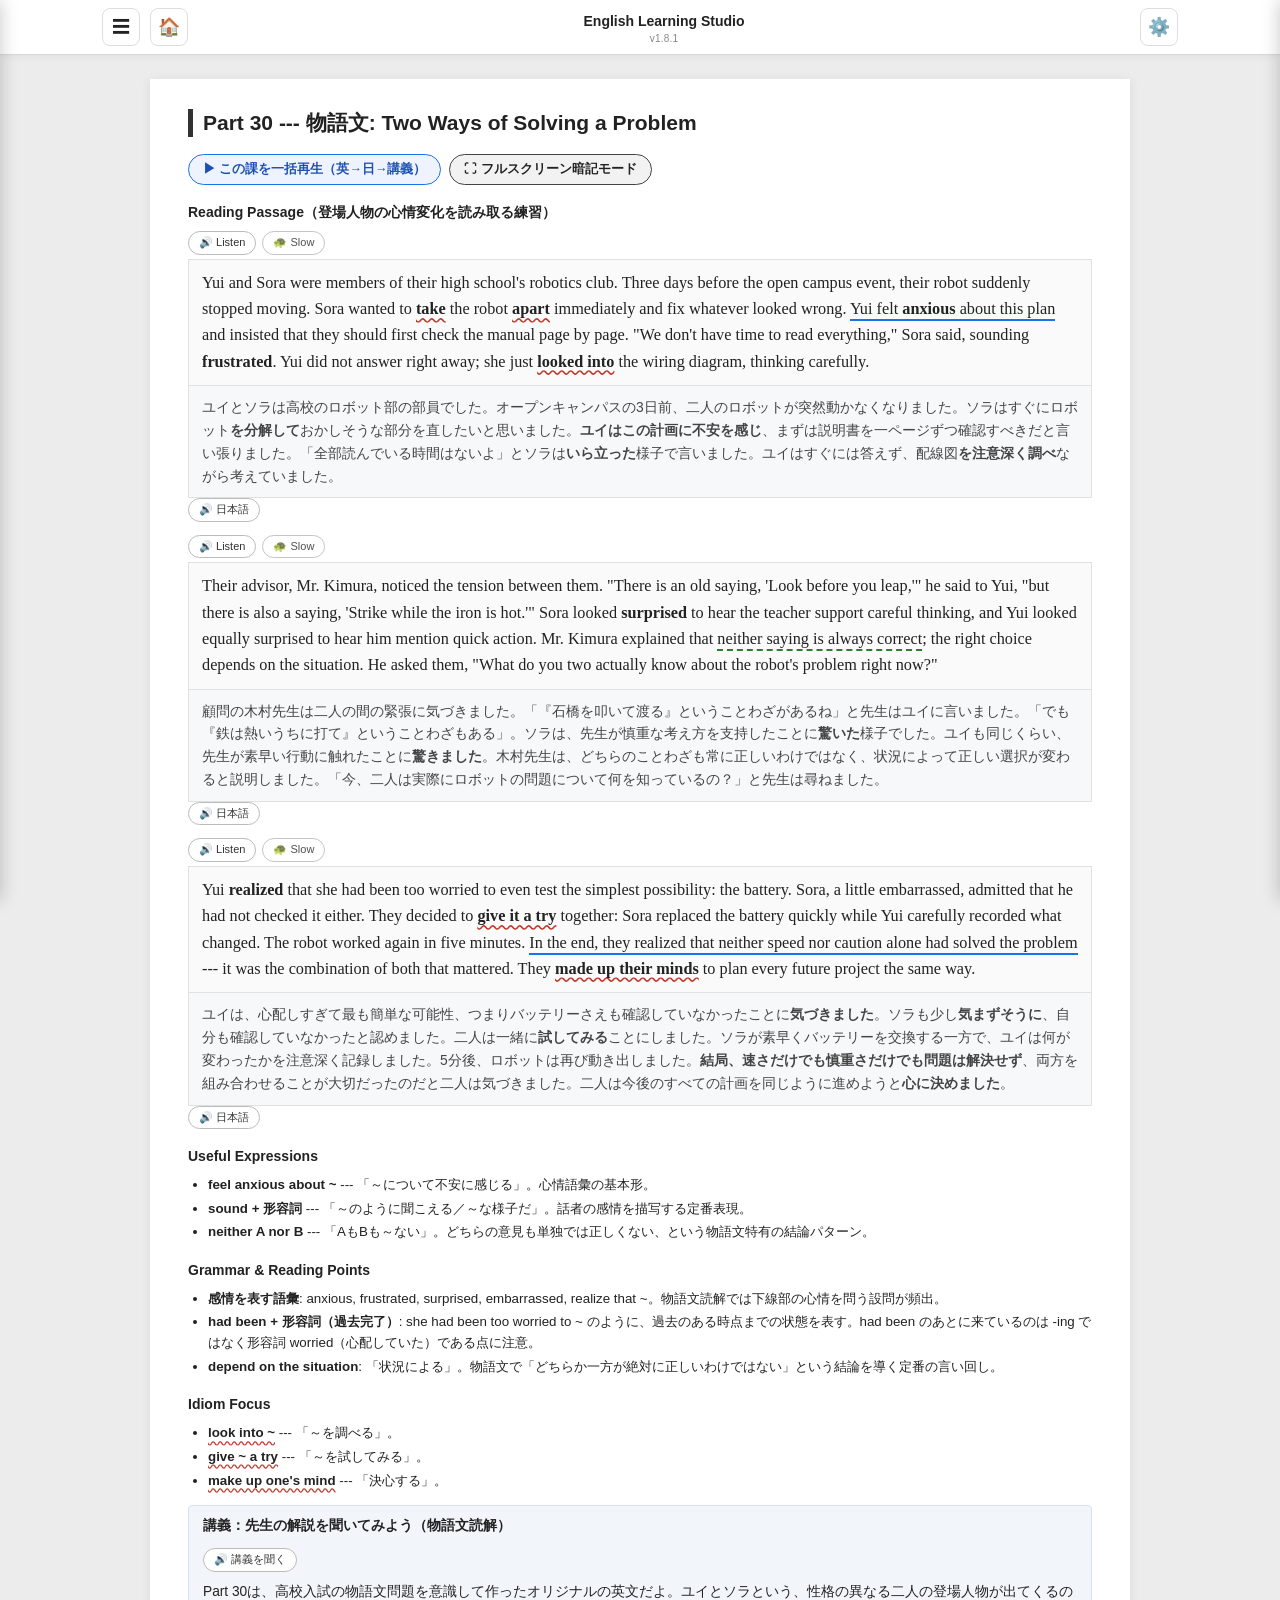
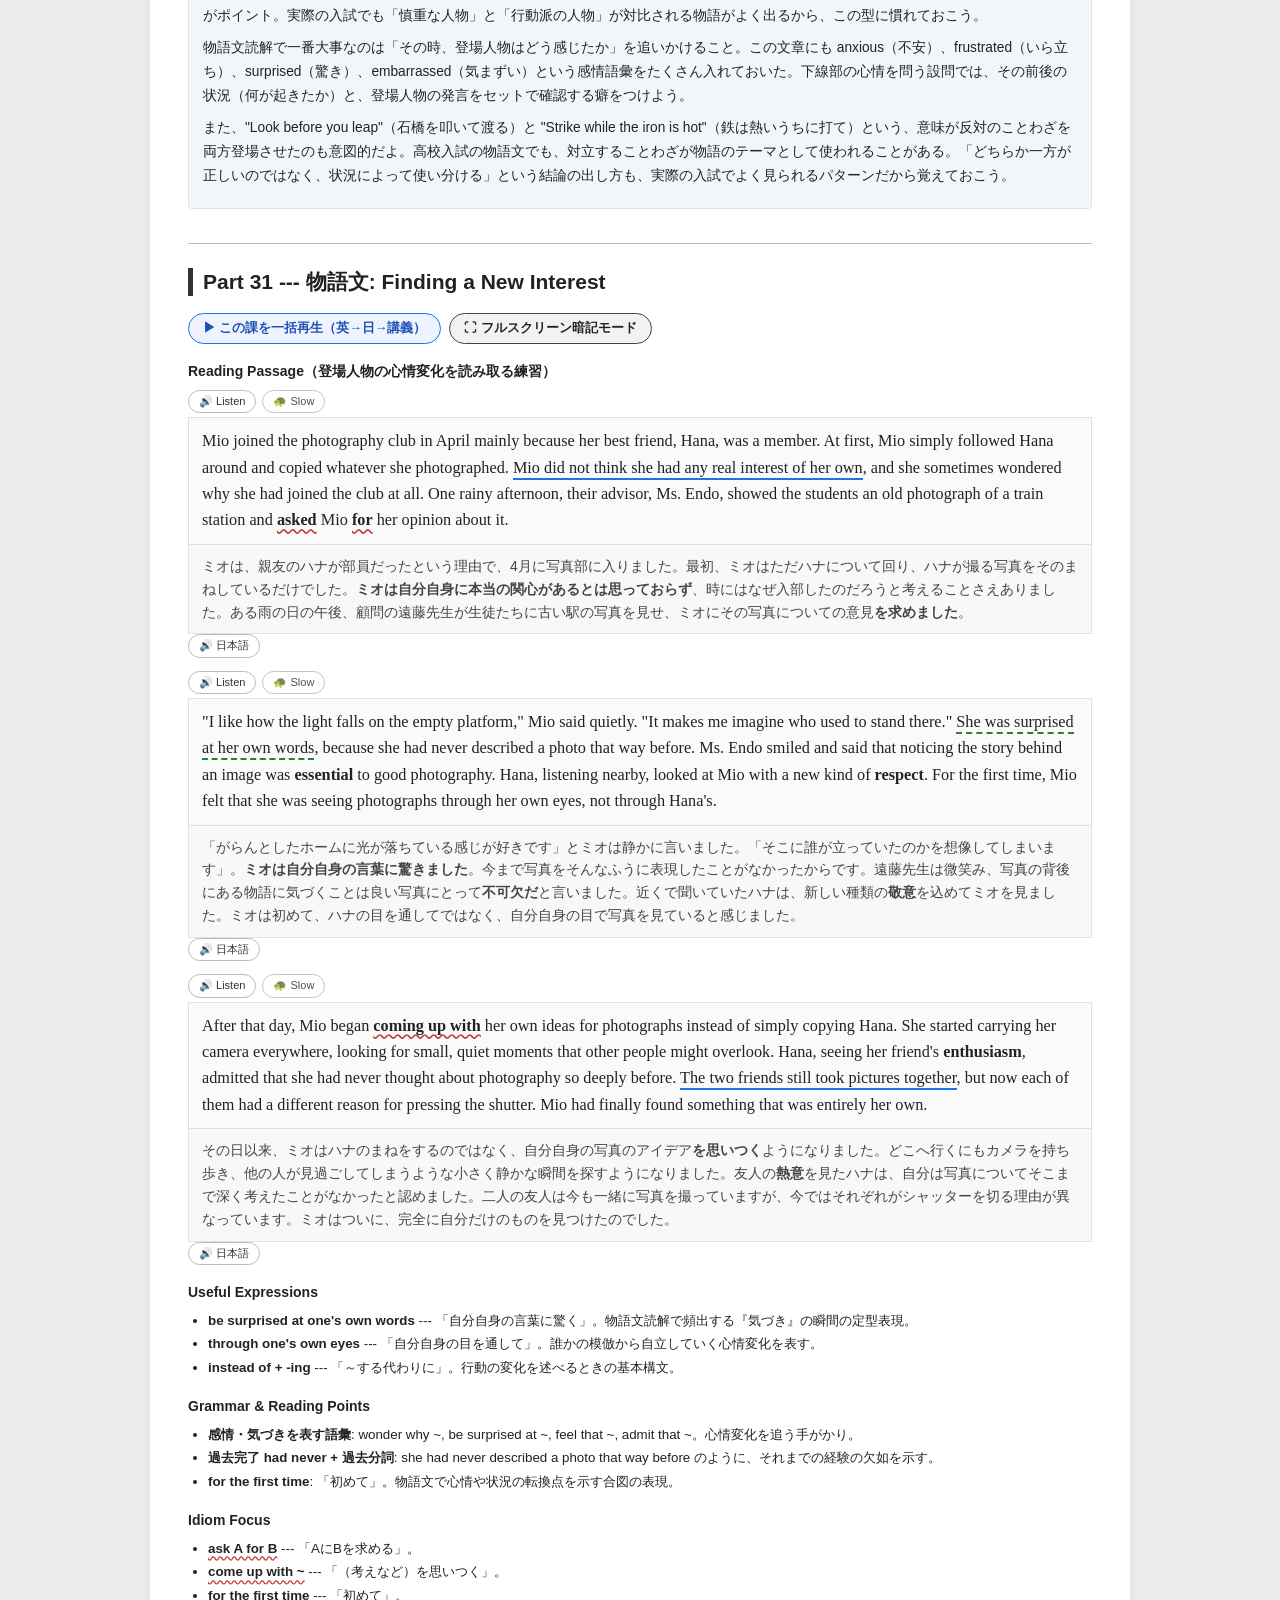
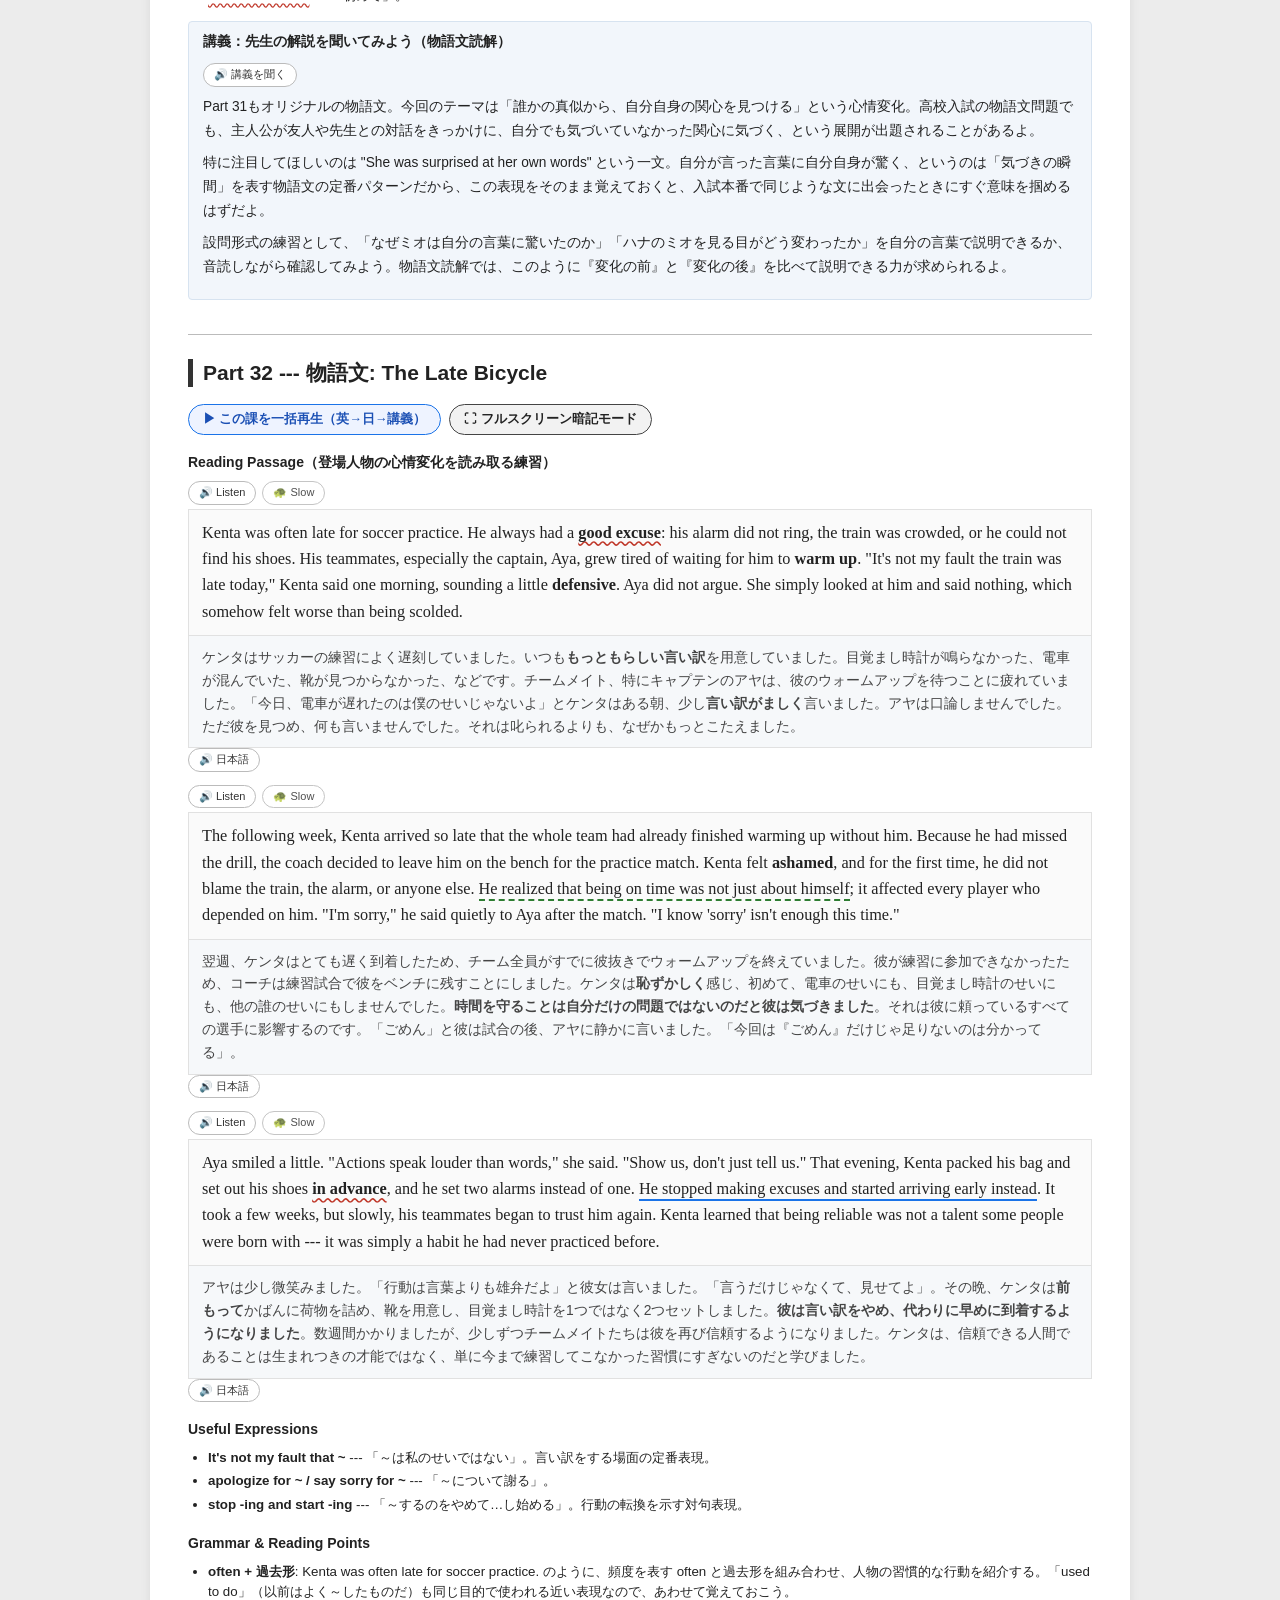
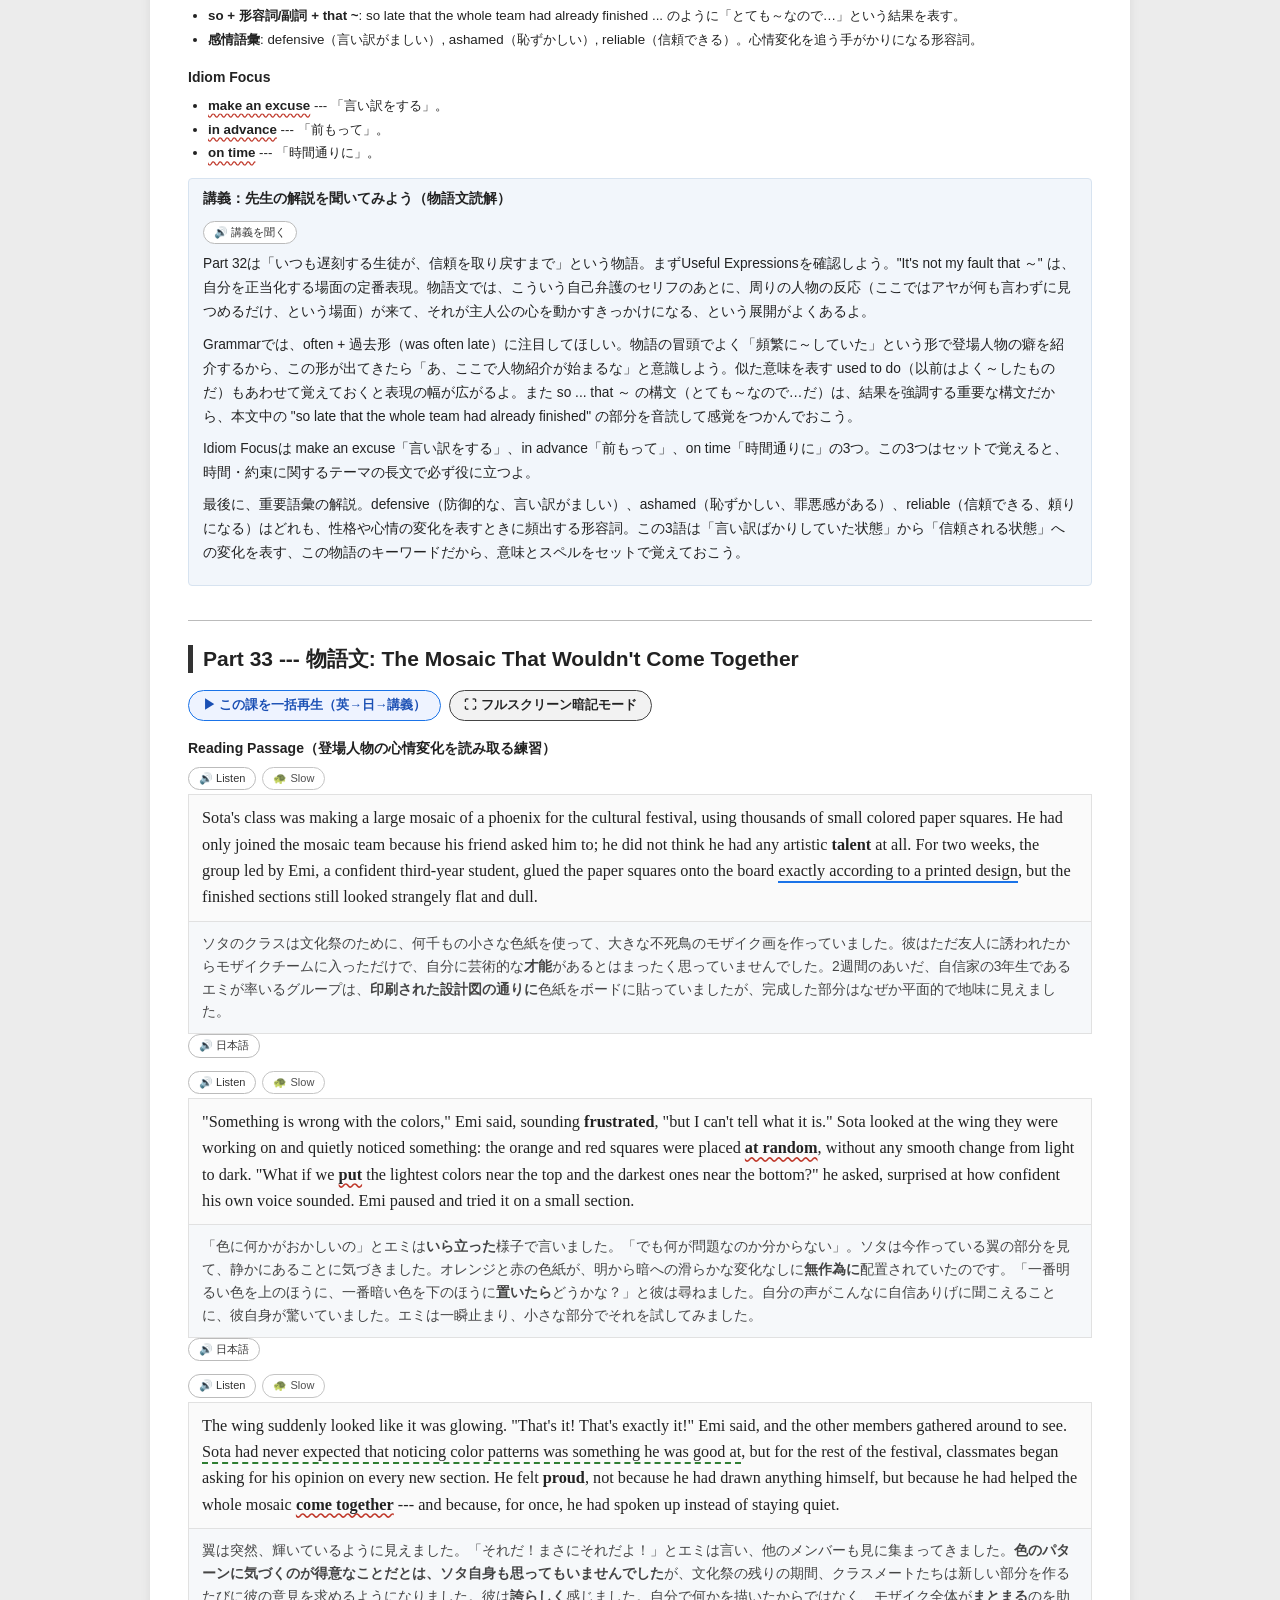
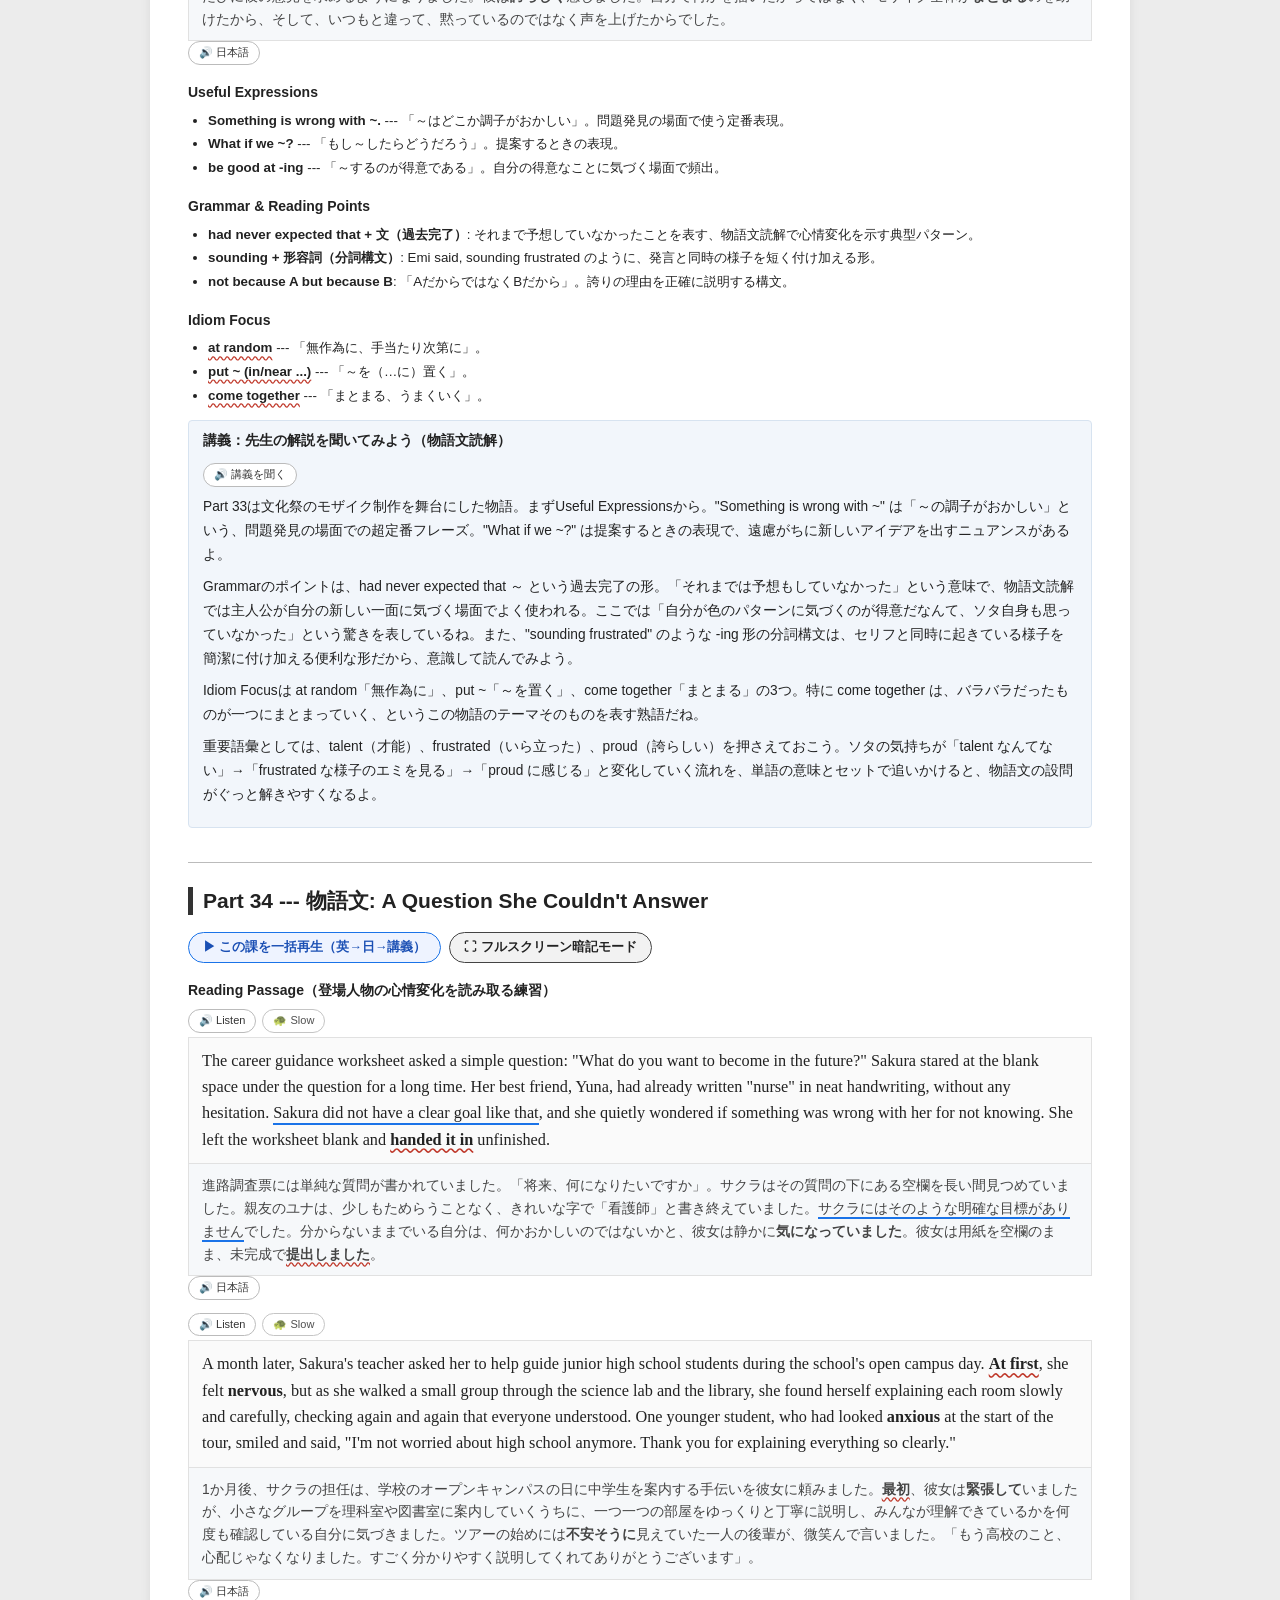
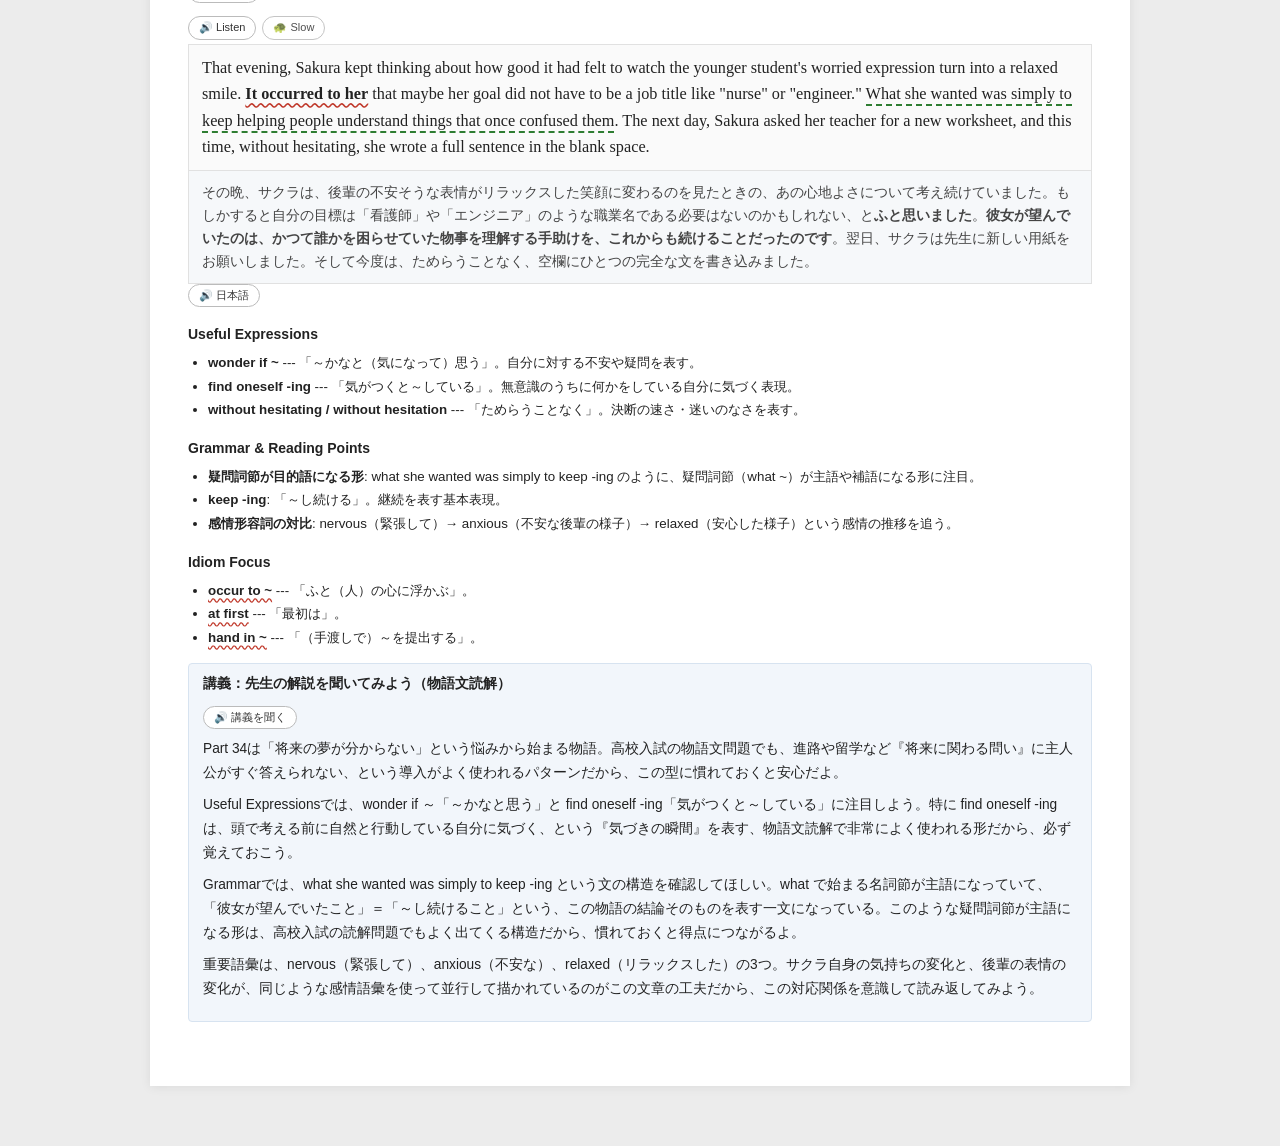
<file: reading-2.html>
<!DOCTYPE html>

<html lang="ja">
<head>
<meta charset="utf-8"/>
<meta content="width=device-width, initial-scale=1, viewport-fit=cover" name="viewport"/>
<title>物語文読解 Part30-34｜English Learning Studio</title>
<meta content="複数の登場人物が登場する物語文で、心情表現や慣用表現を学ぶ英語リーディング教材。英文和訳・音声読み上げ対応。" name="description"/>
<meta content="index,follow" name="robots"/>
<link href="https://egoaid.github.io/English-Vocabulary/reading-2.html" rel="canonical"/>
<meta content="ja_JP" property="og:locale"/>
<meta content="https://egoaid.github.io/English-Vocabulary/reading-2.html" property="og:url"/>
<meta content="物語文読解 Part30-34｜English Learning Studio" property="og:title"/>
<meta content="複数の登場人物が登場する物語文で、心情表現や慣用表現を学ぶ英語リーディング教材。英文和訳・音声読み上げ対応。" property="og:description"/>
<meta content="website" property="og:type"/>
<meta content="English Learning Studio" property="og:site_name"/>
<meta content="https://egoaid.github.io/English-Vocabulary/icons/og-image.png" property="og:image"/>
<meta content="1200" property="og:image:width"/>
<meta content="630" property="og:image:height"/>
<meta content="summary_large_image" name="twitter:card"/>
<meta content="物語文読解 Part30-34｜English Learning Studio" name="twitter:title"/>
<meta content="複数の登場人物が登場する物語文で、心情表現や慣用表現を学ぶ英語リーディング教材。英文和訳・音声読み上げ対応。" name="twitter:description"/>
<meta content="https://egoaid.github.io/English-Vocabulary/icons/og-image.png" name="twitter:image"/>
<link href="manifest.json" rel="manifest"/>
<meta content="#222222" name="theme-color"/>
<meta content="yes" name="mobile-web-app-capable"/>
<meta content="yes" name="apple-mobile-web-app-capable"/>
<meta content="default" name="apple-mobile-web-app-status-bar-style"/>
<meta content="English Studio" name="apple-mobile-web-app-title"/>
<link href="icons/apple-touch-icon-180.png" rel="apple-touch-icon"/>
<link href="icons/favicon-32.png" rel="icon" sizes="32x32" type="image/png"/>
<link href="icons/favicon-16.png" rel="icon" sizes="16x16" type="image/png"/>
<link href="icons/icon-192.png" rel="icon" sizes="192x192" type="image/png"/>
<link href="icons/icon-512.png" rel="icon" sizes="512x512" type="image/png"/>
<link rel="stylesheet" href="styles.css"/>
<script type="application/ld+json">
{
  "@context": "https://schema.org",
  "@type": "LearningResource",
  "name": "物語文読解 Part30-34",
  "description": "複数の登場人物が登場する物語文で、心情表現や慣用表現を学ぶ英語リーディング教材。英文和訳・音声読み上げ対応。",
  "url": "https://egoaid.github.io/English-Vocabulary/reading-2.html",
  "inLanguage": "en",
  "isPartOf": { "@type": "WebSite", "url": "https://egoaid.github.io/English-Vocabulary/" },
  "isAccessibleForFree": true,
  "learningResourceType": "Reading passage",
  "educationalLevel": "High school"
}
</script>
</head>
<body>
<header class="screen-header">
<div class="screen-header-inner">
<button class="icon-btn" id="sidebarToggle" aria-label="目次を開く" title="目次">
<span class="icon-bars">&#9776;</span>
</button>
<a class="icon-btn" href="index.html" aria-label="ホーム（目次）" title="ホーム（目次）">🏠</a>
<strong class="app-title">English Learning Studio</strong>
<button class="icon-btn" id="settingsToggle" aria-label="設定を開く" title="設定">&#9881;&#65039;</button>
</div>
</header>

<div class="sidebar-backdrop" id="sidebarBackdrop"></div>
<aside class="sidebar" id="sidebar" aria-hidden="true">
<div class="sidebar-header">
<span>目次</span>
<button class="icon-btn" id="sidebarClose" aria-label="閉じる">&#10005;</button>
</div>
<nav class="sidebar-list" aria-label="Parts">
<a href="index.html" class="sidebar-link home-link"><span class="sidebar-num">&#127968;</span><span class="sidebar-title">ホーム（目次）</span></a>
<div class="sidebar-group-label">Part 1&ndash;29：時事・社会トピック読解</div>
<a href="reading-1.html#part-01" class="sidebar-link" data-target="part-01" data-file="reading-1.html"><span class="sidebar-num">01</span><span class="sidebar-title">Generative AI and English Learning</span></a>
<a href="reading-1.html#part-02" class="sidebar-link" data-target="part-02" data-file="reading-1.html"><span class="sidebar-num">02</span><span class="sidebar-title">Power Crisis and Renewable Energy</span></a>
<a href="reading-1.html#part-03" class="sidebar-link" data-target="part-03" data-file="reading-1.html"><span class="sidebar-num">03</span><span class="sidebar-title">Climate Change and Global Sustainability</span></a>
<a href="reading-1.html#part-04" class="sidebar-link" data-target="part-04" data-file="reading-1.html"><span class="sidebar-num">04</span><span class="sidebar-title">International Law and the Rule of Law</span></a>
<a href="reading-1.html#part-05" class="sidebar-link" data-target="part-05" data-file="reading-1.html"><span class="sidebar-num">05</span><span class="sidebar-title">Marriage Equality and Equal Rights</span></a>
<a href="reading-1.html#part-06" class="sidebar-link" data-target="part-06" data-file="reading-1.html"><span class="sidebar-num">06</span><span class="sidebar-title">Imperial Succession and Constitutional Monarchy</span></a>
<a href="reading-1.html#part-07" class="sidebar-link" data-target="part-07" data-file="reading-1.html"><span class="sidebar-num">07</span><span class="sidebar-title">Autonomous Weapons and Drone Warfare</span></a>
<a href="reading-1.html#part-08" class="sidebar-link" data-target="part-08" data-file="reading-1.html"><span class="sidebar-num">08</span><span class="sidebar-title">Korea-Japan Relations and Historical Memory</span></a>
<a href="reading-1.html#part-09" class="sidebar-link" data-target="part-09" data-file="reading-1.html"><span class="sidebar-num">09</span><span class="sidebar-title">China-Japan Relations and Economic Interdependence</span></a>
<a href="reading-1.html#part-10" class="sidebar-link" data-target="part-10" data-file="reading-1.html"><span class="sidebar-num">10</span><span class="sidebar-title">Nuclear Policy and Japan's Constitutional Debate</span></a>
<a href="reading-1.html#part-11" class="sidebar-link" data-target="part-11" data-file="reading-1.html"><span class="sidebar-num">11</span><span class="sidebar-title">Demographic Decline and an Aging Society</span></a>
<a href="reading-1.html#part-12" class="sidebar-link" data-target="part-12" data-file="reading-1.html"><span class="sidebar-num">12</span><span class="sidebar-title">Healthcare System Reform and Medical Challenges</span></a>
<a href="reading-1.html#part-13" class="sidebar-link" data-target="part-13" data-file="reading-1.html"><span class="sidebar-num">13</span><span class="sidebar-title">Childcare Support and Family Policy</span></a>
<a href="reading-1.html#part-14" class="sidebar-link" data-target="part-14" data-file="reading-1.html"><span class="sidebar-num">14</span><span class="sidebar-title">Hate Speech and Online Harassment</span></a>
<a href="reading-1.html#part-15" class="sidebar-link" data-target="part-15" data-file="reading-1.html"><span class="sidebar-num">15</span><span class="sidebar-title">Social Media and Political Polarization</span></a>
<a href="reading-1.html#part-16" class="sidebar-link" data-target="part-16" data-file="reading-1.html"><span class="sidebar-num">16</span><span class="sidebar-title">Democratic Backsliding and Authoritarianism</span></a>
<a href="reading-1.html#part-17" class="sidebar-link" data-target="part-17" data-file="reading-1.html"><span class="sidebar-num">17</span><span class="sidebar-title">Terrorism and National Security Responses</span></a>
<a href="reading-1.html#part-18" class="sidebar-link" data-target="part-18" data-file="reading-1.html"><span class="sidebar-num">18</span><span class="sidebar-title">Refugee Crisis and Humanitarian Obligations</span></a>
<a href="reading-1.html#part-19" class="sidebar-link" data-target="part-19" data-file="reading-1.html"><span class="sidebar-num">19</span><span class="sidebar-title">Labor Exploitation and Supply Chain Ethics</span></a>
<a href="reading-1.html#part-20" class="sidebar-link" data-target="part-20" data-file="reading-1.html"><span class="sidebar-num">20</span><span class="sidebar-title">Pandemic Preparedness and Public Health Resilience</span></a>
<a href="reading-1.html#part-21" class="sidebar-link" data-target="part-21" data-file="reading-1.html"><span class="sidebar-num">21</span><span class="sidebar-title">Mental Health and Psychological Resilience</span></a>
<a href="reading-1.html#part-22" class="sidebar-link" data-target="part-22" data-file="reading-1.html"><span class="sidebar-num">22</span><span class="sidebar-title">Automation, AI, and the Future of Work</span></a>
<a href="reading-1.html#part-23" class="sidebar-link" data-target="part-23" data-file="reading-1.html"><span class="sidebar-num">23</span><span class="sidebar-title">Space Exploration and International Cooperation</span></a>
<a href="reading-1.html#part-24" class="sidebar-link" data-target="part-24" data-file="reading-1.html"><span class="sidebar-num">24</span><span class="sidebar-title">Wealth Inequality and Economic Opportunity</span></a>
<a href="reading-1.html#part-25" class="sidebar-link" data-target="part-25" data-file="reading-1.html"><span class="sidebar-num">25</span><span class="sidebar-title">Language Diversity and Endangered Languages</span></a>
<a href="reading-1.html#part-26" class="sidebar-link" data-target="part-26" data-file="reading-1.html"><span class="sidebar-num">26</span><span class="sidebar-title">Study Abroad and Global Citizenship</span></a>
<a href="reading-1.html#part-27" class="sidebar-link" data-target="part-27" data-file="reading-1.html"><span class="sidebar-num">27</span><span class="sidebar-title">Ocean Conservation and Plastic Pollution</span></a>
<a href="reading-1.html#part-28" class="sidebar-link" data-target="part-28" data-file="reading-1.html"><span class="sidebar-num">28</span><span class="sidebar-title">Artificial Intelligence, Copyright, and Creative Work</span></a>
<a href="reading-1.html#part-29" class="sidebar-link" data-target="part-29" data-file="reading-1.html"><span class="sidebar-num">29</span><span class="sidebar-title">Gender Gap in the Workplace</span></a>
<div class="sidebar-group-label">Part 30&ndash;34：物語文</div>
<a href="reading-2.html#part-30" class="sidebar-link" data-target="part-30" data-file="reading-2.html"><span class="sidebar-num">30</span><span class="sidebar-title">物語文: Two Ways of Solving a Problem</span></a>
<a href="reading-2.html#part-31" class="sidebar-link" data-target="part-31" data-file="reading-2.html"><span class="sidebar-num">31</span><span class="sidebar-title">物語文: Finding a New Interest</span></a>
<a href="reading-2.html#part-32" class="sidebar-link" data-target="part-32" data-file="reading-2.html"><span class="sidebar-num">32</span><span class="sidebar-title">物語文: The Late Bicycle</span></a>
<a href="reading-2.html#part-33" class="sidebar-link" data-target="part-33" data-file="reading-2.html"><span class="sidebar-num">33</span><span class="sidebar-title">物語文: The Mosaic That Wouldn't Come Together</span></a>
<a href="reading-2.html#part-34" class="sidebar-link" data-target="part-34" data-file="reading-2.html"><span class="sidebar-num">34</span><span class="sidebar-title">物語文: A Question She Couldn't Answer</span></a>
<div class="sidebar-group-label">Part 35&ndash;39：論説文解釈</div>
<a href="reading-3.html#part-35" class="sidebar-link" data-target="part-35" data-file="reading-3.html"><span class="sidebar-num">35</span><span class="sidebar-title">論説文読解①: 対比・逆接の接続語</span></a>
<a href="reading-3.html#part-36" class="sidebar-link" data-target="part-36" data-file="reading-3.html"><span class="sidebar-num">36</span><span class="sidebar-title">論説文読解②: 因果関係の接続語</span></a>
<a href="reading-3.html#part-37" class="sidebar-link" data-target="part-37" data-file="reading-3.html"><span class="sidebar-num">37</span><span class="sidebar-title">論説文読解③: 追加の接続語</span></a>
<a href="reading-3.html#part-38" class="sidebar-link" data-target="part-38" data-file="reading-3.html"><span class="sidebar-num">38</span><span class="sidebar-title">論説文読解④: 言い換え・具体例の接続語</span></a>
<a href="reading-3.html#part-39" class="sidebar-link" data-target="part-39" data-file="reading-3.html"><span class="sidebar-num">39</span><span class="sidebar-title">論説文読解⑤: NOT型設問と文整序の総まとめ</span></a>
<div class="sidebar-group-label">Part 40&ndash;44：英作文練習</div>
<a href="reading-4.html#part-40" class="sidebar-link" data-target="part-40" data-file="reading-4.html"><span class="sidebar-num">40</span><span class="sidebar-title">英作文練習①: 二つの絵を比較する</span></a>
<a href="reading-4.html#part-41" class="sidebar-link" data-target="part-41" data-file="reading-4.html"><span class="sidebar-num">41</span><span class="sidebar-title">英作文練習②: 困っている人を助ける</span></a>
<a href="reading-4.html#part-42" class="sidebar-link" data-target="part-42" data-file="reading-4.html"><span class="sidebar-num">42</span><span class="sidebar-title">英作文練習③: 変化を説明する</span></a>
<a href="reading-4.html#part-43" class="sidebar-link" data-target="part-43" data-file="reading-4.html"><span class="sidebar-num">43</span><span class="sidebar-title">英作文練習④: 理由をつけて意見を述べる</span></a>
<a href="reading-4.html#part-44" class="sidebar-link" data-target="part-44" data-file="reading-4.html"><span class="sidebar-num">44</span><span class="sidebar-title">英作文練習⑤: 改善案を提案する</span></a>
<div class="sidebar-group-label">Part 45&ndash;49：リスニング対策</div>
<a href="reading-5.html#part-45" class="sidebar-link" data-target="part-45" data-file="reading-5.html"><span class="sidebar-num">45</span><span class="sidebar-title">リスニング対策①: 複数条件からの絞り込み</span></a>
<a href="reading-5.html#part-46" class="sidebar-link" data-target="part-46" data-file="reading-5.html"><span class="sidebar-num">46</span><span class="sidebar-title">リスニング対策②: 予定の調整と変更</span></a>
<a href="reading-5.html#part-47" class="sidebar-link" data-target="part-47" data-file="reading-5.html"><span class="sidebar-num">47</span><span class="sidebar-title">リスニング対策③: 施設・サービスの案内</span></a>
<a href="reading-5.html#part-48" class="sidebar-link" data-target="part-48" data-file="reading-5.html"><span class="sidebar-num">48</span><span class="sidebar-title">リスニング対策④: 順序・手順の説明</span></a>
<a href="reading-5.html#part-49" class="sidebar-link" data-target="part-49" data-file="reading-5.html"><span class="sidebar-num">49</span><span class="sidebar-title">リスニング対策⑤: 説明モノローグと例外情報</span></a>
<div class="sidebar-group-label">Part 50：重要英単語ランク表</div>
<a href="vocab-words.html#part-50" class="sidebar-link" data-target="part-50" data-file="vocab-words.html"><span class="sidebar-num">50</span><span class="sidebar-title">重要英単語ランク表（全2762語）</span></a>
<div class="sidebar-group-label">Part 51：重要熟語・イディオムランク表</div>
<a href="vocab-idioms.html#part-51" class="sidebar-link" data-target="part-51" data-file="vocab-idioms.html"><span class="sidebar-num">51</span><span class="sidebar-title">重要熟語・イディオムランク表（全1235熟語）</span></a>
<div class="sidebar-group-label">Part 52&ndash;56：日常会話・メッセージ</div>
<a href="reading-6.html#part-52" class="sidebar-link" data-target="part-52" data-file="reading-6.html"><span class="sidebar-num">52</span><span class="sidebar-title">日常会話: Deciding on Weekend Plans</span></a>
<a href="reading-6.html#part-53" class="sidebar-link" data-target="part-53" data-file="reading-6.html"><span class="sidebar-num">53</span><span class="sidebar-title">日常会話: Cheering Up a Friend</span></a>
<a href="reading-6.html#part-54" class="sidebar-link" data-target="part-54" data-file="reading-6.html"><span class="sidebar-num">54</span><span class="sidebar-title">日常会話: Clearing Up a Misunderstanding</span></a>
<a href="reading-6.html#part-55" class="sidebar-link" data-target="part-55" data-file="reading-6.html"><span class="sidebar-num">55</span><span class="sidebar-title">メッセージ: Running a Little Late</span></a>
<a href="reading-6.html#part-56" class="sidebar-link" data-target="part-56" data-file="reading-6.html"><span class="sidebar-num">56</span><span class="sidebar-title">メッセージ: Inviting a Friend</span></a>
<div class="sidebar-group-label">Part 57&ndash;60：Eメール・人物紹介</div>
<a href="reading-7.html#part-57" class="sidebar-link" data-target="part-57" data-file="reading-7.html"><span class="sidebar-num">57</span><span class="sidebar-title">Eメール: A Request to Reschedule</span></a>
<a href="reading-7.html#part-58" class="sidebar-link" data-target="part-58" data-file="reading-7.html"><span class="sidebar-num">58</span><span class="sidebar-title">Eメール: A Thank-You Email After a Homestay</span></a>
<a href="reading-7.html#part-59" class="sidebar-link" data-target="part-59" data-file="reading-7.html"><span class="sidebar-num">59</span><span class="sidebar-title">人物紹介: From a Curious Boy to a Marine Biologist</span></a>
<a href="reading-7.html#part-60" class="sidebar-link" data-target="part-60" data-file="reading-7.html"><span class="sidebar-num">60</span><span class="sidebar-title">人物紹介: Building a Career in Clean Energy</span></a>
<div class="sidebar-group-label">Part 61&ndash;64：個人的エッセイ・インタビュー</div>
<a href="reading-8.html#part-61" class="sidebar-link" data-target="part-61" data-file="reading-8.html"><span class="sidebar-num">61</span><span class="sidebar-title">個人的エッセイ: The Day I Changed My Mind About Working Alone</span></a>
<a href="reading-8.html#part-62" class="sidebar-link" data-target="part-62" data-file="reading-8.html"><span class="sidebar-num">62</span><span class="sidebar-title">個人的エッセイ: What My Little Sister Taught Me About Patience</span></a>
<a href="reading-8.html#part-63" class="sidebar-link" data-target="part-63" data-file="reading-8.html"><span class="sidebar-num">63</span><span class="sidebar-title">インタビュー: A Pastry Chef's Story</span></a>
<a href="reading-8.html#part-64" class="sidebar-link" data-target="part-64" data-file="reading-8.html"><span class="sidebar-num">64</span><span class="sidebar-title">インタビュー: A Wheelchair Basketball Player's Story</span></a>
<div class="sidebar-group-label">Part 65&ndash;68：アート・旅行と文化紹介</div>
<a href="reading-9.html#part-65" class="sidebar-link" data-target="part-65" data-file="reading-9.html"><span class="sidebar-num">65</span><span class="sidebar-title">アート: The Painting I Almost Didn't Finish</span></a>
<a href="reading-9.html#part-66" class="sidebar-link" data-target="part-66" data-file="reading-9.html"><span class="sidebar-num">66</span><span class="sidebar-title">アート: Why I Draw the Same Mountain Every Year</span></a>
<a href="reading-9.html#part-67" class="sidebar-link" data-target="part-67" data-file="reading-9.html"><span class="sidebar-num">67</span><span class="sidebar-title">旅行・文化紹介: A Weekend in Kanazawa</span></a>
<a href="reading-9.html#part-68" class="sidebar-link" data-target="part-68" data-file="reading-9.html"><span class="sidebar-num">68</span><span class="sidebar-title">旅行・文化紹介: Visiting a Night Market in Taiwan</span></a>
<div class="sidebar-group-label">Part 69&ndash;71：科学レポート・How-to</div>
<a href="reading-10.html#part-69" class="sidebar-link" data-target="part-69" data-file="reading-10.html"><span class="sidebar-num">69</span><span class="sidebar-title">科学レポート: Why Do Cats Purr?</span></a>
<a href="reading-10.html#part-70" class="sidebar-link" data-target="part-70" data-file="reading-10.html"><span class="sidebar-num">70</span><span class="sidebar-title">科学レポート: The Memory Experiment</span></a>
<a href="reading-10.html#part-71" class="sidebar-link" data-target="part-71" data-file="reading-10.html"><span class="sidebar-num">71</span><span class="sidebar-title">How-to: Starting a Small Vegetable Garden</span></a>
<div class="sidebar-group-label">Part 72&ndash;79：英検2級レベル 実戦読解・リスニング</div>
<a href="reading-11.html#part-72" class="sidebar-link" data-target="part-72" data-file="reading-11.html"><span class="sidebar-num">72</span><span class="sidebar-title">Eメール: A Request to Book the Community Hall</span></a>
<a href="reading-11.html#part-73" class="sidebar-link" data-target="part-73" data-file="reading-11.html"><span class="sidebar-num">73</span><span class="sidebar-title">論説文（心理学）: The Reason a Familiar Face Feels Trustworthy</span></a>
<a href="reading-11.html#part-74" class="sidebar-link" data-target="part-74" data-file="reading-11.html"><span class="sidebar-num">74</span><span class="sidebar-title">論説文（技術と社会）: A Water Bottle That Refuses to Become Trash</span></a>
<a href="reading-11.html#part-75" class="sidebar-link" data-target="part-75" data-file="reading-11.html"><span class="sidebar-num">75</span><span class="sidebar-title">英検形式ライティング: A Model Opinion Essay</span></a>
<a href="reading-11.html#part-76" class="sidebar-link" data-target="part-76" data-file="reading-11.html"><span class="sidebar-num">76</span><span class="sidebar-title">リスニング対策: Covering a Client Meeting</span></a>
<a href="reading-11.html#part-77" class="sidebar-link" data-target="part-77" data-file="reading-11.html"><span class="sidebar-num">77</span><span class="sidebar-title">熟語・語彙まとめ: Getting Ready for Exam Day</span></a>
<a href="reading-11.html#part-78" class="sidebar-link" data-target="part-78" data-file="reading-11.html"><span class="sidebar-num">78</span><span class="sidebar-title">リスニング対策（モノローグ型）: Three Short Stories</span></a>
<a href="reading-11.html#part-79" class="sidebar-link" data-target="part-79" data-file="reading-11.html"><span class="sidebar-num">79</span><span class="sidebar-title">リスニング対策（電話・接客）: Changing a Hotel Reservation</span></a>
<div class="sidebar-group-label">Part 80&ndash;82：英検2級レベル 本番形式 実戦問題</div>
<a href="quiz.html" class="sidebar-link" data-target="quizApp" data-file="quiz.html"><span class="sidebar-num">80</span><span class="sidebar-title">語彙・熟語の4択問題、読解の4択問題（制限時間つき・成績記録つき）</span></a>
<div class="sidebar-group-label">Part 83&ndash;85：High School Entrance English 実戦トレーニング</div>
<a href="quiz.html#quizGroupHs" class="sidebar-link" data-target="quizGroupHs" data-file="quiz.html"><span class="sidebar-num">83</span><span class="sidebar-title">リスニング＆情報選択（複数選択つき）</span></a>
<a href="quiz.html#quizGroupHs" class="sidebar-link" data-target="quizGroupHs" data-file="quiz.html"><span class="sidebar-num">84</span><span class="sidebar-title">読解・推論（並べ替えつき）</span></a>
<a href="quiz.html#quizGroupHs" class="sidebar-link" data-target="quizGroupHs" data-file="quiz.html"><span class="sidebar-num">85</span><span class="sidebar-title">英作文（チップ組み立て・60語）</span></a>
</nav>
</aside>

<div class="settings-backdrop" id="settingsBackdrop"></div>
<aside class="settings-panel" id="settingsPanel" aria-hidden="true">
<div class="settings-header">
<span>設定</span>
<button class="icon-btn" id="settingsClose" aria-label="閉じる">&#10005;</button>
</div>
<div class="settings-body">
<button class="settings-btn" id="manualOpenBtn">&#128214; 使い方マニュアル</button>
<button class="settings-btn" id="printBtn">&#128424;&#65039; A4で印刷する</button>
<div class="settings-item">
<label for="rateSlider">読み上げ速度（英語・通常ボタン）</label>
<input id="rateSlider" max="1.1" min="0.5" step="0.05" type="range" value="0.92"/>
<span class="settings-value" id="rateValue">0.92</span>
</div>
<div class="settings-item">
<label for="slowRateSlider">読み上げ速度（英語・ゆっくりボタン）</label>
<input id="slowRateSlider" max="0.9" min="0.3" step="0.05" type="range" value="0.6"/>
<span class="settings-value" id="slowRateValue">0.60</span>
</div>
<div class="settings-item voice-select-item" id="maleVoiceSettingItem" style="display:none;">
<label for="maleVoiceSelect">英語・男性の声</label>
<select id="maleVoiceSelect"></select>
<p class="settings-hint">Microsoft Online Natural音声（利用できる場合のみ表示）</p>
</div>
<div class="settings-item voice-select-item" id="femaleVoiceSettingItem" style="display:none;">
<label for="femaleVoiceSelect">英語・女性の声</label>
<select id="femaleVoiceSelect"></select>
<p class="settings-hint">Microsoft Online Natural音声（利用できる場合のみ表示）</p>
</div>
<div class="settings-item voice-select-item" id="japaneseMaleVoiceSettingItem" style="display:none;">
<label for="japaneseMaleVoiceSelect">日本語・男性の声</label>
<select id="japaneseMaleVoiceSelect"></select>
<p class="settings-hint">Microsoft Online Natural音声（利用できる場合のみ表示）</p>
</div>
<div class="settings-item voice-select-item" id="japaneseFemaleVoiceSettingItem" style="display:none;">
<label for="japaneseFemaleVoiceSelect">日本語・女性の声</label>
<select id="japaneseFemaleVoiceSelect"></select>
<p class="settings-hint">Microsoft Online Natural音声（利用できる場合のみ表示）</p>
</div>
<div class="settings-item settings-checkbox">
<label><input id="darkModeToggle" type="checkbox"/> ダークモード</label>
</div>
<div class="settings-item">
<label for="fsBgColorPicker">フルスクリーン暗記モードの背景色</label>
<input id="fsBgColorPicker" type="color" value="#0e1116"/>
</div>
<div class="settings-item">
<label for="fsHighlightColorPicker">単語ハイライトの色</label>
<input id="fsHighlightColorPicker" type="color" value="#ffd166"/>
</div>
<div class="settings-item">
<label for="fsHighlightStyleSelect">単語ハイライトの表示方法</label>
<select id="fsHighlightStyleSelect">
<option value="glow">光るエフェクト</option>
<option value="underline">下線</option>
</select>
</div>
<div class="settings-item">
<label for="fsRateSlider">フルスクリーン暗記モードの読み上げ速度</label>
<input id="fsRateSlider" max="1.5" min="0.3" step="0.05" type="range" value="0.50"/>
<span class="settings-value" id="fsRateValue">0.50</span>
</div>
<div class="settings-item">
<label for="fsMainFontSlider">フルスクリーン：英文・講義文の文字サイズ</label>
<input id="fsMainFontSlider" max="80" min="12" step="1" type="range" value="60"/>
<span class="settings-value" id="fsMainFontValue">60px</span>
</div>
<div class="settings-item">
<label for="fsMainTopMarginSlider">フルスクリーン：英文・講義文の上の余白</label>
<input id="fsMainTopMarginSlider" max="300" min="0" step="5" type="range" value="200"/>
<span class="settings-value" id="fsMainTopMarginValue">200px</span>
</div>
<div class="settings-item">
<label for="fsJaFontSlider">フルスクリーン：日本語字幕の文字サイズ</label>
<input id="fsJaFontSlider" max="60" min="10" step="1" type="range" value="40"/>
<span class="settings-value" id="fsJaFontValue">40px</span>
</div>
<div class="settings-item">
<label for="fsJaBottomMarginSlider">フルスクリーン：日本語字幕の下の余白</label>
<input id="fsJaBottomMarginSlider" max="250" min="0" step="5" type="range" value="150"/>
<span class="settings-value" id="fsJaBottomMarginValue">150px</span>
</div>
<div class="settings-item">
<label for="vocabFontSlider">単語帳・熟語帳の文字サイズ</label>
<input id="vocabFontSlider" max="24" min="10" step="1" type="range" value="14"/>
<span class="settings-value" id="vocabFontValue">14px</span>
</div>
<div class="settings-item">
<label for="fsCardRateSlider">フラッシュカードの読み上げ速度</label>
<input id="fsCardRateSlider" max="1.5" min="0.3" step="0.05" type="range" value="0.85"/>
<span class="settings-value" id="fsCardRateValue">0.85</span>
</div>
<div class="settings-item">
<label for="fsCardFontSlider">フラッシュカードの文字サイズ</label>
<input id="fsCardFontSlider" max="200" min="24" step="2" type="range" value="96"/>
<span class="settings-value" id="fsCardFontValue">96px</span>
</div>
<div class="settings-item settings-checkbox">
<label><input id="skipMasteredToggle" type="checkbox"/> フラッシュカードで暗記済みの単語・熟語を省略する</label>
</div>
<div class="settings-item settings-checkbox">
<label><input id="flashcardShuffleToggle" type="checkbox"/> フラッシュカードをランダムな順番で再生する</label>
</div>
<p class="settings-note">このアプリはオフラインでも利用できます（PWA対応）。ホーム画面に追加すると、アプリのように起動できます。</p>
<p class="settings-version" id="settingsVersionText"></p>
</div>
</aside>

<div class="manual-overlay" id="manualOverlay" aria-hidden="true">
<div class="manual-dialog">
<div class="manual-header">
<span>使い方マニュアル</span>
<button class="icon-btn" id="manualCloseBtn" aria-label="閉じる">&#10005;</button>
</div>
<div class="manual-body">
<h3>画面の移動</h3>
<ul>
<li><strong>&#9776;（左上）</strong> --- 目次を開きます。全カテゴリ・全Partへここから移動できます。</li>
<li><strong>&#127968;（左上）</strong> --- ホーム（目次ページ）に戻ります。</li>
<li><strong>&#9881;&#65039;（右上）</strong> --- 設定パネルを開きます。</li>
</ul>
<h3>本文中のマーカーの意味</h3>
<ul>
<li><strong>太字</strong> --- 重要単語。</li>
<li><strong class="idiom">波下線</strong> --- 熟語（Idiom Focus）。</li>
<li><span class="ue-mark">青下線</span> --- Useful Expressions。</li>
<li><span class="gr-mark">緑点線</span> --- Grammar &amp; Reading Points。</li>
<li><span class="dm-mark">オレンジ点線</span> --- 論理接続語（ディスコースマーカー）。</li>
</ul>
<h3>フルスクリーン暗記モードの操作</h3>
<ul>
<li><strong>← / →キー</strong> --- 前後の項目に移動します。</li>
<li><strong>スペースキー</strong> --- 一時停止／再生を切り替えます。</li>
<li><strong>Escキー</strong> --- フルスクリーン暗記モードを終了します。</li>
<li>画面下部の <strong>⏮ ⏸ ⏭ ✕</strong> ボタンでも同じ操作ができます（✕ボタンで再生停止・終了します）。</li>
<li>1つのPartの再生が終わると、自動的に次のPartへ進みます。</li>
<li>発音中の英単語が光ってハイライトされ、日本語字幕が画面下に表示されます。ハイライトの色や表示方法（光るエフェクト／下線）は設定で変更できます。</li>
<li>スマートフォンでフルスクリーン暗記モード・フラッシュカードを再生している間は、対応している端末・ブラウザでは画面がスリープしないよう制御されます。再生を終了すると、通常の自動スリープに戻ります。この機能に対応していない端末・ブラウザでも、暗記モード自体は問題なく利用できます。</li>
</ul>
<h3>読み上げボタンについて</h3>
<ul>
<li><strong>🔊 Listen / 🐢 Slow / 🔊 日本語 / 🔊 講義を聞く</strong> --- クリックすると再生が始まり、ボタンが点滅して「⏹ STOP」の表示に変わります。もう一度クリックすると停止します。</li>
<li>対話文では、話者ごとに声（男性・女性）が自動的に切り替わります。</li>
</ul>
<h3>一括再生・フルスクリーン暗記モード</h3>
<ul>
<li><strong>▶ この課を一括再生</strong> --- そのPartの英文・日本語訳・講義を順番に音声で流します。</li>
<li><strong>⛶ フルスクリーン暗記モード</strong> --- 全画面表示で、字幕とハイライトを見ながら暗記できます。</li>
</ul>
<h3>フラッシュカードで学習（単語・熟語ランク表）</h3>
<ul>
<li><strong>🎴 フラッシュカードで学習</strong> --- そのランクの単語（または熟語）を1つずつ全画面表示し、英語→日本語の順に読み上げます。</li>
<li>各単語・熟語の右上にある <strong>チェックマーク</strong> をタップすると「暗記済み」として記録できます（背景がグレーになり、文字に取り消し線が入ります）。</li>
<li>設定で「暗記済みを省略する」をオンにすると、チェック済みの単語・熟語はフラッシュカードで再生されなくなります。</li>
<li>設定で「ランダムな順番で再生する」をオンにすると、毎回シャッフルされた順番でカードが再生されます。</li>
</ul>
<h3>実戦トレーニング（Part 80〜85）の使い方</h3>
<ul>
<li><strong>本番モードとゆっくりモード</strong> --- 実戦問題のトップで切り替えます。本番モードは制限時間つき、ゆっくりモードは時間制限なしで、解答後に「問題を解くコツと解説の講義」が表示されます（🔊で音声も聞けます）。成績は<strong>モード別に別々に記録</strong>され、成績画面のタブで切り替えて確認できます。</li>
<li><strong>問題の形式</strong> --- 4択に加えて、「2つ選ぶ」問題（選択後に「解答する」を押します）、文を正しい順に並べる問題、語句のチップを並べて英文を作る問題があります。チップは、タップで追加、タップして選ぶと「左へ・右へ・外す」ができ、パソコンではドラッグ＆ドロップでも並べ替えられます。</li>
<li><strong>リスニング（Part 83）</strong> --- 🔊ボタンで放送を再生します（男性・女性の声は自動で切り替わります）。本番は1回だけ放送されますが、練習では何度でも再生できます。放送文と日本語訳は、解答のあとに表示されます。音声はお使いのブラウザの読み上げ機能によるものです。</li>
<li><strong>英作文（Part 85）</strong> --- 60語以上の英文を、チップを並べて組み立てます。語数が画面に表示されます。文の並べ方に正解が複数ある問題もあります。</li>
</ul>
<h3>設定でできること</h3>
<ul>
<li>読み上げ速度（通常・ゆっくり・フルスクリーン・フラッシュカード）の変更</li>
<li>フルスクリーン暗記モード／フラッシュカードの文字サイズ・余白の変更（スマホとPCで別々に記憶されます）</li>
<li>フルスクリーン暗記モードの背景色・単語ハイライトの色と表示方法（光るエフェクト／下線）の変更</li>
<li>フラッシュカードで「暗記済み」をチェックした単語・熟語を省略する機能のオン・オフ</li>
<li>フラッシュカードをランダムな順番で再生する機能のオン・オフ</li>
<li>ダークモードの切り替え</li>
<li>ブラウザがMicrosoft Online Natural音声を提供している場合、より自然な発音の英語・日本語の音声（それぞれ男性・女性）を選択できます（下記参照）</li>
</ul>
<h3>おすすめの学習の進め方</h3>
<ul>
<li>まずは <strong>Part 50 重要英単語</strong> と <strong>Part 51 重要熟語</strong> の<strong>ランクA</strong>から順に、フラッシュカードで毎日少しずつ進めるのがおすすめです。ランクが上がるほど難易度も上がるので、無理に急がず自分のペースで進めましょう。</li>
<li>単語・熟語の<strong>ランクF</strong>は英検準1級レベルの発展語彙です。基礎（ランクA〜E）が身についてから、余裕があれば取り組む参考項目として位置づけてください。</li>
<li>読解パートでは、まず日本語訳を見ずに英文を読み、意味が取れたら日本語訳で確認する、という順番がおすすめです。分からなかった単語・熟語は、太字・波下線などのマーカーを目印に見直しましょう。</li>
<li>🔊 Listen や ⛶ フルスクリーン暗記モードを使って、耳と目の両方で英文に触れると定着しやすくなります。通学中やすきま時間には、音声だけを聞き流す（シャドーイング）のも効果的です。</li>
<li>フラッシュカードで「暗記済み」をチェックした単語・熟語は、設定で再生を省略できます。覚えていないものだけを効率よく繰り返し復習しましょう。</li>
<li>1回で完璧に覚えようとせず、同じ範囲を日をおいて何度も繰り返す（間隔をあけた復習）方が記憶に残りやすいです。</li>
</ul>
<h3>Microsoft Online Natural音声について</h3>
<p>このアプリでは、お使いのブラウザがMicrosoft Online Natural音声（「Microsoft ○○ Online (Natural)」という名前の高品質な音声）を提供している場合、設定パネルに「英語・男性の声」「英語・女性の声」「日本語・男性の声」「日本語・女性の声」の選択欄が自動的に表示され、より自然な音声を選べます。英語だけでなく、日本語訳・字幕・講義音声・フラッシュカードの読み方も、Online Natural音声が使える環境ではより自然な発音になります。</p>
<p>Online Natural音声は、主に<strong>Microsoft Edge</strong>（Windows版・Mac版のどちらでも）で利用できます。Chrome、Safari、Firefoxなど他のブラウザでは通常この音声は提供されないため、選択欄自体が表示されず、その環境で利用可能な通常の音声が自動的に使用されます（読み上げ機能自体はどのブラウザでも変わらず利用できます）。英語と日本語で利用できる音声の種類は別々に決まるため、例えば英語だけ、あるいは日本語だけOnline Natural音声が使える場合もあります。どの音声が実際に使えるかはブラウザやOSのアップデートによって変わることがあります。</p>
<p>Microsoft Online Natural音声はインターネット経由で提供されるため、ネットワーク環境などによって利用できない場合があります。その場合はアプリが自動的に通常の音声に切り替えます。</p>
<p class="manual-version" id="manualVersionText"></p>
</div>
</div>
</div>


<main>
<div class="pages-container" id="pagesContainer">
<section class="part" id="part-30">
<h2>Part 30 --- 物語文: Two Ways of Solving a Problem</h2>
<h3>Reading Passage（登場人物の心情変化を読み取る練習）</h3>
<div class="passage">
<div class="para-pair">
<div class="audio-line"><button class="speak-btn" onclick="speakText('part-30-en-1','en-US')" title="英文の発音を聞く">🔊 Listen</button><button class="speak-btn slow-btn" onclick="speakText('part-30-en-1','en-US',true)" title="ゆっくり発音を聞く">🐢 Slow</button></div>
<div class="english" id="part-30-en-1">Yui and Sora were members of their high school's robotics club. Three days before the open campus event, their robot suddenly stopped moving. Sora wanted to <strong class="idiom">take</strong> the robot <strong class="idiom">apart</strong> immediately and fix whatever looked wrong. <span class="ue-mark">Yui felt <strong>anxious</strong> about this plan</span> and insisted that they should first check the manual page by page. "We don't have time to read everything," Sora said, sounding <strong>frustrated</strong>. Yui did not answer right away; she just <strong class="idiom">looked into</strong> the wiring diagram, thinking carefully.</div>
<div class="translation">ユイとソラは高校のロボット部の部員でした。オープンキャンパスの3日前、二人のロボットが突然動かなくなりました。ソラはすぐにロボット<strong>を分解して</strong>おかしそうな部分を直したいと思いました。<strong>ユイはこの計画に不安を感じ</strong>、まずは説明書を一ページずつ確認すべきだと言い張りました。「全部読んでいる時間はないよ」とソラは<strong>いら立った</strong>様子で言いました。ユイはすぐには答えず、配線図<strong>を注意深く調べ</strong>ながら考えていました。</div>
</div>
<div class="para-pair">
<div class="audio-line"><button class="speak-btn" onclick="speakText('part-30-en-2','en-US')" title="英文の発音を聞く">🔊 Listen</button><button class="speak-btn slow-btn" onclick="speakText('part-30-en-2','en-US',true)" title="ゆっくり発音を聞く">🐢 Slow</button></div>
<div class="english" id="part-30-en-2">Their advisor, Mr. Kimura, noticed the tension between them. "There is an old saying, 'Look before you leap,'" he said to Yui, "but there is also a saying, 'Strike while the iron is hot.'" Sora looked <strong>surprised</strong> to hear the teacher support careful thinking, and Yui looked equally surprised to hear him mention quick action. Mr. Kimura explained that <span class="gr-mark">neither saying is always correct</span>; the right choice depends on the situation. He asked them, "What do you two actually know about the robot's problem right now?"</div>
<div class="translation">顧問の木村先生は二人の間の緊張に気づきました。「『石橋を叩いて渡る』ということわざがあるね」と先生はユイに言いました。「でも『鉄は熱いうちに打て』ということわざもある」。ソラは、先生が慎重な考え方を支持したことに<strong>驚いた</strong>様子でした。ユイも同じくらい、先生が素早い行動に触れたことに<strong>驚きました</strong>。木村先生は、どちらのことわざも常に正しいわけではなく、状況によって正しい選択が変わると説明しました。「今、二人は実際にロボットの問題について何を知っているの？」と先生は尋ねました。</div>
</div>
<div class="para-pair">
<div class="audio-line"><button class="speak-btn" onclick="speakText('part-30-en-3','en-US')" title="英文の発音を聞く">🔊 Listen</button><button class="speak-btn slow-btn" onclick="speakText('part-30-en-3','en-US',true)" title="ゆっくり発音を聞く">🐢 Slow</button></div>
<div class="english" id="part-30-en-3">Yui <strong>realized</strong> that she had been too worried to even test the simplest possibility: the battery. Sora, a little embarrassed, admitted that he had not checked it either. They decided to <strong class="idiom">give it a try</strong> together: Sora replaced the battery quickly while Yui carefully recorded what changed. The robot worked again in five minutes. <span class="ue-mark">In the end, they realized that neither speed nor caution alone had solved the problem</span> --- it was the combination of both that mattered. They <strong class="idiom">made up their minds</strong> to plan every future project the same way.</div>
<div class="translation">ユイは、心配しすぎて最も簡単な可能性、つまりバッテリーさえも確認していなかったことに<strong>気づきました</strong>。ソラも少し<strong>気まずそうに</strong>、自分も確認していなかったと認めました。二人は一緒に<strong>試してみる</strong>ことにしました。ソラが素早くバッテリーを交換する一方で、ユイは何が変わったかを注意深く記録しました。5分後、ロボットは再び動き出しました。<strong>結局、速さだけでも慎重さだけでも問題は解決せず</strong>、両方を組み合わせることが大切だったのだと二人は気づきました。二人は今後のすべての計画を同じように進めようと<strong>心に決めました</strong>。</div>
</div>
</div>
<div class="study-grid">
<section class="study-section">
<h3>Useful Expressions</h3>
<ul class="compact-list">
<li><strong>feel anxious about ~</strong> --- 「～について不安に感じる」。心情語彙の基本形。</li>
<li><strong>sound + 形容詞</strong> --- 「～のように聞こえる／～な様子だ」。話者の感情を描写する定番表現。</li>
<li><strong>neither A nor B</strong> --- 「AもBも～ない」。どちらの意見も単独では正しくない、という物語文特有の結論パターン。</li>
</ul>
</section>
<section class="study-section grammar-section">
<h3>Grammar &amp; Reading Points</h3>
<ul class="compact-list">
<li><strong>感情を表す語彙</strong>: anxious, frustrated, surprised, embarrassed, realize that ~。物語文読解では下線部の心情を問う設問が頻出。</li>
<li><strong>had been + 形容詞（過去完了）</strong>: she had been too worried to ~ のように、過去のある時点までの状態を表す。had been のあとに来ているのは -ing ではなく形容詞 worried（心配していた）である点に注意。</li>
<li><strong>depend on the situation</strong>: 「状況による」。物語文で「どちらか一方が絶対に正しいわけではない」という結論を導く定番の言い回し。</li>
</ul>
</section>
<section class="study-section idiom-section">
<h3>Idiom Focus</h3>
<ul class="compact-list">
<li><strong class="idiom">look into ~</strong> --- 「～を調べる」。</li>
<li><strong class="idiom">give ~ a try</strong> --- 「～を試してみる」。</li>
<li><strong class="idiom">make up one's mind</strong> --- 「決心する」。</li>
</ul>
</section>
</div>
<section class="lecture-section">
<h3>講義：先生の解説を聞いてみよう（物語文読解）</h3>
<button class="speak-btn lecture-speak-btn" onclick="speakText('part-30-lecture','ja-JP')" title="講義を音声で聞く">🔊 講義を聞く</button>
<div class="lecture-script" id="part-30-lecture">
<p>Part 30は、高校入試の物語文問題を意識して作ったオリジナルの英文だよ。ユイとソラという、性格の異なる二人の登場人物が出てくるのがポイント。実際の入試でも「慎重な人物」と「行動派の人物」が対比される物語がよく出るから、この型に慣れておこう。</p>
<p>物語文読解で一番大事なのは「その時、登場人物はどう感じたか」を追いかけること。この文章にも anxious（不安）、frustrated（いら立ち）、surprised（驚き）、embarrassed（気まずい）という感情語彙をたくさん入れておいた。下線部の心情を問う設問では、その前後の状況（何が起きたか）と、登場人物の発言をセットで確認する癖をつけよう。</p>
<p>また、"Look before you leap"（石橋を叩いて渡る）と "Strike while the iron is hot"（鉄は熱いうちに打て）という、意味が反対のことわざを両方登場させたのも意図的だよ。高校入試の物語文でも、対立することわざが物語のテーマとして使われることがある。「どちらか一方が正しいのではなく、状況によって使い分ける」という結論の出し方も、実際の入試でよく見られるパターンだから覚えておこう。</p>
</div>
</section>
</section>
<section class="part" id="part-31">
<h2>Part 31 --- 物語文: Finding a New Interest</h2>
<h3>Reading Passage（登場人物の心情変化を読み取る練習）</h3>
<div class="passage">
<div class="para-pair">
<div class="audio-line"><button class="speak-btn" onclick="speakText('part-31-en-1','en-US')" title="英文の発音を聞く">🔊 Listen</button><button class="speak-btn slow-btn" onclick="speakText('part-31-en-1','en-US',true)" title="ゆっくり発音を聞く">🐢 Slow</button></div>
<div class="english" id="part-31-en-1">Mio joined the photography club in April mainly because her best friend, Hana, was a member. At first, Mio simply followed Hana around and copied whatever she photographed. <span class="ue-mark">Mio did not think she had any real interest of her own</span>, and she sometimes wondered why she had joined the club at all. One rainy afternoon, their advisor, Ms. Endo, showed the students an old photograph of a train station and <strong class="idiom">asked</strong> Mio <strong class="idiom">for</strong> her opinion about it.</div>
<div class="translation">ミオは、親友のハナが部員だったという理由で、4月に写真部に入りました。最初、ミオはただハナについて回り、ハナが撮る写真をそのまねしているだけでした。<strong>ミオは自分自身に本当の関心があるとは思っておらず</strong>、時にはなぜ入部したのだろうと考えることさえありました。ある雨の日の午後、顧問の遠藤先生が生徒たちに古い駅の写真を見せ、ミオにその写真についての意見<strong>を求めました</strong>。</div>
</div>
<div class="para-pair">
<div class="audio-line"><button class="speak-btn" onclick="speakText('part-31-en-2','en-US')" title="英文の発音を聞く">🔊 Listen</button><button class="speak-btn slow-btn" onclick="speakText('part-31-en-2','en-US',true)" title="ゆっくり発音を聞く">🐢 Slow</button></div>
<div class="english" id="part-31-en-2">"I like how the light falls on the empty platform," Mio said quietly. "It makes me imagine who used to stand there." <span class="gr-mark">She was surprised at her own words</span>, because she had never described a photo that way before. Ms. Endo smiled and said that noticing the story behind an image was <strong>essential</strong> to good photography. Hana, listening nearby, looked at Mio with a new kind of <strong>respect</strong>. For the first time, Mio felt that she was seeing photographs through her own eyes, not through Hana's.</div>
<div class="translation">「がらんとしたホームに光が落ちている感じが好きです」とミオは静かに言いました。「そこに誰が立っていたのかを想像してしまいます」。<strong>ミオは自分自身の言葉に驚きました</strong>。今まで写真をそんなふうに表現したことがなかったからです。遠藤先生は微笑み、写真の背後にある物語に気づくことは良い写真にとって<strong>不可欠だ</strong>と言いました。近くで聞いていたハナは、新しい種類の<strong>敬意</strong>を込めてミオを見ました。ミオは初めて、ハナの目を通してではなく、自分自身の目で写真を見ていると感じました。</div>
</div>
<div class="para-pair">
<div class="audio-line"><button class="speak-btn" onclick="speakText('part-31-en-3','en-US')" title="英文の発音を聞く">🔊 Listen</button><button class="speak-btn slow-btn" onclick="speakText('part-31-en-3','en-US',true)" title="ゆっくり発音を聞く">🐢 Slow</button></div>
<div class="english" id="part-31-en-3">After that day, Mio began <strong class="idiom">coming up with</strong> her own ideas for photographs instead of simply copying Hana. She started carrying her camera everywhere, looking for small, quiet moments that other people might overlook. Hana, seeing her friend's <strong>enthusiasm</strong>, admitted that she had never thought about photography so deeply before. <span class="ue-mark">The two friends still took pictures together</span>, but now each of them had a different reason for pressing the shutter. Mio had finally found something that was entirely her own.</div>
<div class="translation">その日以来、ミオはハナのまねをするのではなく、自分自身の写真のアイデア<strong>を思いつく</strong>ようになりました。どこへ行くにもカメラを持ち歩き、他の人が見過ごしてしまうような小さく静かな瞬間を探すようになりました。友人の<strong>熱意</strong>を見たハナは、自分は写真についてそこまで深く考えたことがなかったと認めました。二人の友人は今も一緒に写真を撮っていますが、今ではそれぞれがシャッターを切る理由が異なっています。ミオはついに、完全に自分だけのものを見つけたのでした。</div>
</div>
</div>
<div class="study-grid">
<section class="study-section">
<h3>Useful Expressions</h3>
<ul class="compact-list">
<li><strong>be surprised at one's own words</strong> --- 「自分自身の言葉に驚く」。物語文読解で頻出する『気づき』の瞬間の定型表現。</li>
<li><strong>through one's own eyes</strong> --- 「自分自身の目を通して」。誰かの模倣から自立していく心情変化を表す。</li>
<li><strong>instead of + -ing</strong> --- 「～する代わりに」。行動の変化を述べるときの基本構文。</li>
</ul>
</section>
<section class="study-section grammar-section">
<h3>Grammar &amp; Reading Points</h3>
<ul class="compact-list">
<li><strong>感情・気づきを表す語彙</strong>: wonder why ~, be surprised at ~, feel that ~, admit that ~。心情変化を追う手がかり。</li>
<li><strong>過去完了 had never + 過去分詞</strong>: she had never described a photo that way before のように、それまでの経験の欠如を示す。</li>
<li><strong>for the first time</strong>: 「初めて」。物語文で心情や状況の転換点を示す合図の表現。</li>
</ul>
</section>
<section class="study-section idiom-section">
<h3>Idiom Focus</h3>
<ul class="compact-list">
<li><strong class="idiom">ask A for B</strong> --- 「AにBを求める」。</li>
<li><strong class="idiom">come up with ~</strong> --- 「（考えなど）を思いつく」。</li>
<li><strong class="idiom">for the first time</strong> --- 「初めて」。</li>
</ul>
</section>
</div>
<section class="lecture-section">
<h3>講義：先生の解説を聞いてみよう（物語文読解）</h3>
<button class="speak-btn lecture-speak-btn" onclick="speakText('part-31-lecture','ja-JP')" title="講義を音声で聞く">🔊 講義を聞く</button>
<div class="lecture-script" id="part-31-lecture">
<p>Part 31もオリジナルの物語文。今回のテーマは「誰かの真似から、自分自身の関心を見つける」という心情変化。高校入試の物語文問題でも、主人公が友人や先生との対話をきっかけに、自分でも気づいていなかった関心に気づく、という展開が出題されることがあるよ。</p>
<p>特に注目してほしいのは "She was surprised at her own words" という一文。自分が言った言葉に自分自身が驚く、というのは「気づきの瞬間」を表す物語文の定番パターンだから、この表現をそのまま覚えておくと、入試本番で同じような文に出会ったときにすぐ意味を掴めるはずだよ。</p>
<p>設問形式の練習として、「なぜミオは自分の言葉に驚いたのか」「ハナのミオを見る目がどう変わったか」を自分の言葉で説明できるか、音読しながら確認してみよう。物語文読解では、このように『変化の前』と『変化の後』を比べて説明できる力が求められるよ。</p>
</div>
</section>
</section>
<section class="part" id="part-32">
<h2>Part 32 --- 物語文: The Late Bicycle</h2>
<h3>Reading Passage（登場人物の心情変化を読み取る練習）</h3>
<div class="passage">
<div class="para-pair">
<div class="audio-line"><button class="speak-btn" onclick="speakText('part-32-en-1','en-US')" title="英文の発音を聞く">🔊 Listen</button><button class="speak-btn slow-btn" onclick="speakText('part-32-en-1','en-US',true)" title="ゆっくり発音を聞く">🐢 Slow</button></div>
<div class="english" id="part-32-en-1">Kenta was often late for soccer practice. He always had a <strong class="idiom">good excuse</strong>: his alarm did not ring, the train was crowded, or he could not find his shoes. His teammates, especially the captain, Aya, grew tired of waiting for him to <strong>warm up</strong>. "It's not my fault the train was late today," Kenta said one morning, sounding a little <strong>defensive</strong>. Aya did not argue. She simply looked at him and said nothing, which somehow felt worse than being scolded.</div>
<div class="translation">ケンタはサッカーの練習によく遅刻していました。いつも<strong>もっともらしい言い訳</strong>を用意していました。目覚まし時計が鳴らなかった、電車が混んでいた、靴が見つからなかった、などです。チームメイト、特にキャプテンのアヤは、彼のウォームアップを待つことに疲れていました。「今日、電車が遅れたのは僕のせいじゃないよ」とケンタはある朝、少し<strong>言い訳がましく</strong>言いました。アヤは口論しませんでした。ただ彼を見つめ、何も言いませんでした。それは叱られるよりも、なぜかもっとこたえました。</div>
</div>
<div class="para-pair">
<div class="audio-line"><button class="speak-btn" onclick="speakText('part-32-en-2','en-US')" title="英文の発音を聞く">🔊 Listen</button><button class="speak-btn slow-btn" onclick="speakText('part-32-en-2','en-US',true)" title="ゆっくり発音を聞く">🐢 Slow</button></div>
<div class="english" id="part-32-en-2">The following week, Kenta arrived so late that the whole team had already finished warming up without him. Because he had missed the drill, the coach decided to leave him on the bench for the practice match. Kenta felt <strong>ashamed</strong>, and for the first time, he did not blame the train, the alarm, or anyone else. <span class="gr-mark">He realized that being on time was not just about himself</span>; it affected every player who depended on him. "I'm sorry," he said quietly to Aya after the match. "I know 'sorry' isn't enough this time."</div>
<div class="translation">翌週、ケンタはとても遅く到着したため、チーム全員がすでに彼抜きでウォームアップを終えていました。彼が練習に参加できなかったため、コーチは練習試合で彼をベンチに残すことにしました。ケンタは<strong>恥ずかしく</strong>感じ、初めて、電車のせいにも、目覚まし時計のせいにも、他の誰のせいにもしませんでした。<strong>時間を守ることは自分だけの問題ではないのだと彼は気づきました</strong>。それは彼に頼っているすべての選手に影響するのです。「ごめん」と彼は試合の後、アヤに静かに言いました。「今回は『ごめん』だけじゃ足りないのは分かってる」。</div>
</div>
<div class="para-pair">
<div class="audio-line"><button class="speak-btn" onclick="speakText('part-32-en-3','en-US')" title="英文の発音を聞く">🔊 Listen</button><button class="speak-btn slow-btn" onclick="speakText('part-32-en-3','en-US',true)" title="ゆっくり発音を聞く">🐢 Slow</button></div>
<div class="english" id="part-32-en-3">Aya smiled a little. "Actions speak louder than words," she said. "Show us, don't just tell us." That evening, Kenta packed his bag and set out his shoes <strong class="idiom">in advance</strong>, and he set two alarms instead of one. <span class="ue-mark">He stopped making excuses and started arriving early instead</span>. It took a few weeks, but slowly, his teammates began to trust him again. Kenta learned that being reliable was not a talent some people were born with --- it was simply a habit he had never practiced before.</div>
<div class="translation">アヤは少し微笑みました。「行動は言葉よりも雄弁だよ」と彼女は言いました。「言うだけじゃなくて、見せてよ」。その晩、ケンタは<strong>前もって</strong>かばんに荷物を詰め、靴を用意し、目覚まし時計を1つではなく2つセットしました。<strong>彼は言い訳をやめ、代わりに早めに到着するようになりました</strong>。数週間かかりましたが、少しずつチームメイトたちは彼を再び信頼するようになりました。ケンタは、信頼できる人間であることは生まれつきの才能ではなく、単に今まで練習してこなかった習慣にすぎないのだと学びました。</div>
</div>
</div>
<div class="study-grid">
<section class="study-section">
<h3>Useful Expressions</h3>
<ul class="compact-list">
<li><strong>It's not my fault that ~</strong> --- 「～は私のせいではない」。言い訳をする場面の定番表現。</li>
<li><strong>apologize for ~ / say sorry for ~</strong> --- 「～について謝る」。</li>
<li><strong>stop -ing and start -ing</strong> --- 「～するのをやめて…し始める」。行動の転換を示す対句表現。</li>
</ul>
</section>
<section class="study-section grammar-section">
<h3>Grammar &amp; Reading Points</h3>
<ul class="compact-list">
<li><strong>often + 過去形</strong>: Kenta was often late for soccer practice. のように、頻度を表す often と過去形を組み合わせ、人物の習慣的な行動を紹介する。「used to do」（以前はよく～したものだ）も同じ目的で使われる近い表現なので、あわせて覚えておこう。</li>
<li><strong>so + 形容詞/副詞 + that ~</strong>: so late that the whole team had already finished ... のように「とても～なので…」という結果を表す。</li>
<li><strong>感情語彙</strong>: defensive（言い訳がましい）, ashamed（恥ずかしい）, reliable（信頼できる）。心情変化を追う手がかりになる形容詞。</li>
</ul>
</section>
<section class="study-section idiom-section">
<h3>Idiom Focus</h3>
<ul class="compact-list">
<li><strong class="idiom">make an excuse</strong> --- 「言い訳をする」。</li>
<li><strong class="idiom">in advance</strong> --- 「前もって」。</li>
<li><strong class="idiom">on time</strong> --- 「時間通りに」。</li>
</ul>
</section>
</div>
<section class="lecture-section">
<h3>講義：先生の解説を聞いてみよう（物語文読解）</h3>
<button class="speak-btn lecture-speak-btn" onclick="speakText('part-32-lecture','ja-JP')" title="講義を音声で聞く">🔊 講義を聞く</button>
<div class="lecture-script" id="part-32-lecture">
<p>Part 32は「いつも遅刻する生徒が、信頼を取り戻すまで」という物語。まずUseful Expressionsを確認しよう。"It's not my fault that ～" は、自分を正当化する場面の定番表現。物語文では、こういう自己弁護のセリフのあとに、周りの人物の反応（ここではアヤが何も言わずに見つめるだけ、という場面）が来て、それが主人公の心を動かすきっかけになる、という展開がよくあるよ。</p>
<p>Grammarでは、often + 過去形（was often late）に注目してほしい。物語の冒頭でよく「頻繁に～していた」という形で登場人物の癖を紹介するから、この形が出てきたら「あ、ここで人物紹介が始まるな」と意識しよう。似た意味を表す used to do（以前はよく～したものだ）もあわせて覚えておくと表現の幅が広がるよ。また so ... that ～ の構文（とても～なので…だ）は、結果を強調する重要な構文だから、本文中の "so late that the whole team had already finished" の部分を音読して感覚をつかんでおこう。</p>
<p>Idiom Focusは make an excuse「言い訳をする」、in advance「前もって」、on time「時間通りに」の3つ。この3つはセットで覚えると、時間・約束に関するテーマの長文で必ず役に立つよ。</p>
<p>最後に、重要語彙の解説。defensive（防御的な、言い訳がましい）、ashamed（恥ずかしい、罪悪感がある）、reliable（信頼できる、頼りになる）はどれも、性格や心情の変化を表すときに頻出する形容詞。この3語は「言い訳ばかりしていた状態」から「信頼される状態」への変化を表す、この物語のキーワードだから、意味とスペルをセットで覚えておこう。</p>
</div>
</section>
</section>
<section class="part" id="part-33">
<h2>Part 33 --- 物語文: The Mosaic That Wouldn't Come Together</h2>
<h3>Reading Passage（登場人物の心情変化を読み取る練習）</h3>
<div class="passage">
<div class="para-pair">
<div class="audio-line"><button class="speak-btn" onclick="speakText('part-33-en-1','en-US')" title="英文の発音を聞く">🔊 Listen</button><button class="speak-btn slow-btn" onclick="speakText('part-33-en-1','en-US',true)" title="ゆっくり発音を聞く">🐢 Slow</button></div>
<div class="english" id="part-33-en-1">Sota's class was making a large mosaic of a phoenix for the cultural festival, using thousands of small colored paper squares. He had only joined the mosaic team because his friend asked him to; he did not think he had any artistic <strong>talent</strong> at all. For two weeks, the group led by Emi, a confident third-year student, glued the paper squares onto the board <span class="ue-mark">exactly according to a printed design</span>, but the finished sections still looked strangely flat and dull.</div>
<div class="translation">ソタのクラスは文化祭のために、何千もの小さな色紙を使って、大きな不死鳥のモザイク画を作っていました。彼はただ友人に誘われたからモザイクチームに入っただけで、自分に芸術的な<strong>才能</strong>があるとはまったく思っていませんでした。2週間のあいだ、自信家の3年生であるエミが率いるグループは、<strong>印刷された設計図の通りに</strong>色紙をボードに貼っていましたが、完成した部分はなぜか平面的で地味に見えました。</div>
</div>
<div class="para-pair">
<div class="audio-line"><button class="speak-btn" onclick="speakText('part-33-en-2','en-US')" title="英文の発音を聞く">🔊 Listen</button><button class="speak-btn slow-btn" onclick="speakText('part-33-en-2','en-US',true)" title="ゆっくり発音を聞く">🐢 Slow</button></div>
<div class="english" id="part-33-en-2">"Something is wrong with the colors," Emi said, sounding <strong>frustrated</strong>, "but I can't tell what it is." Sota looked at the wing they were working on and quietly noticed something: the orange and red squares were placed <strong class="idiom">at random</strong>, without any smooth change from light to dark. "What if we <strong class="idiom">put</strong> the lightest colors near the top and the darkest ones near the bottom?" he asked, surprised at how confident his own voice sounded. Emi paused and tried it on a small section.</div>
<div class="translation">「色に何かがおかしいの」とエミは<strong>いら立った</strong>様子で言いました。「でも何が問題なのか分からない」。ソタは今作っている翼の部分を見て、静かにあることに気づきました。オレンジと赤の色紙が、明から暗への滑らかな変化なしに<strong>無作為に</strong>配置されていたのです。「一番明るい色を上のほうに、一番暗い色を下のほうに<strong>置いたら</strong>どうかな？」と彼は尋ねました。自分の声がこんなに自信ありげに聞こえることに、彼自身が驚いていました。エミは一瞬止まり、小さな部分でそれを試してみました。</div>
</div>
<div class="para-pair">
<div class="audio-line"><button class="speak-btn" onclick="speakText('part-33-en-3','en-US')" title="英文の発音を聞く">🔊 Listen</button><button class="speak-btn slow-btn" onclick="speakText('part-33-en-3','en-US',true)" title="ゆっくり発音を聞く">🐢 Slow</button></div>
<div class="english" id="part-33-en-3">The wing suddenly looked like it was glowing. "That's it! That's exactly it!" Emi said, and the other members gathered around to see. <span class="gr-mark">Sota had never expected that noticing color patterns was something he was good at</span>, but for the rest of the festival, classmates began asking for his opinion on every new section. He felt <strong>proud</strong>, not because he had drawn anything himself, but because he had helped the whole mosaic <strong class="idiom">come together</strong> --- and because, for once, he had spoken up instead of staying quiet.</div>
<div class="translation">翼は突然、輝いているように見えました。「それだ！まさにそれだよ！」とエミは言い、他のメンバーも見に集まってきました。<strong>色のパターンに気づくのが得意なことだとは、ソタ自身も思ってもいませんでした</strong>が、文化祭の残りの期間、クラスメートたちは新しい部分を作るたびに彼の意見を求めるようになりました。彼は<strong>誇らしく</strong>感じました。自分で何かを描いたからではなく、モザイク全体が<strong>まとまる</strong>のを助けたから、そして、いつもと違って、黙っているのではなく声を上げたからでした。</div>
</div>
</div>
<div class="study-grid">
<section class="study-section">
<h3>Useful Expressions</h3>
<ul class="compact-list">
<li><strong>Something is wrong with ~.</strong> --- 「～はどこか調子がおかしい」。問題発見の場面で使う定番表現。</li>
<li><strong>What if we ~?</strong> --- 「もし～したらどうだろう」。提案するときの表現。</li>
<li><strong>be good at -ing</strong> --- 「～するのが得意である」。自分の得意なことに気づく場面で頻出。</li>
</ul>
</section>
<section class="study-section grammar-section">
<h3>Grammar &amp; Reading Points</h3>
<ul class="compact-list">
<li><strong>had never expected that + 文（過去完了）</strong>: それまで予想していなかったことを表す、物語文読解で心情変化を示す典型パターン。</li>
<li><strong>sounding + 形容詞（分詞構文）</strong>: Emi said, sounding frustrated のように、発言と同時の様子を短く付け加える形。</li>
<li><strong>not because A but because B</strong>: 「AだからではなくBだから」。誇りの理由を正確に説明する構文。</li>
</ul>
</section>
<section class="study-section idiom-section">
<h3>Idiom Focus</h3>
<ul class="compact-list">
<li><strong class="idiom">at random</strong> --- 「無作為に、手当たり次第に」。</li>
<li><strong class="idiom">put ~ (in/near ...)</strong> --- 「～を（…に）置く」。</li>
<li><strong class="idiom">come together</strong> --- 「まとまる、うまくいく」。</li>
</ul>
</section>
</div>
<section class="lecture-section">
<h3>講義：先生の解説を聞いてみよう（物語文読解）</h3>
<button class="speak-btn lecture-speak-btn" onclick="speakText('part-33-lecture','ja-JP')" title="講義を音声で聞く">🔊 講義を聞く</button>
<div class="lecture-script" id="part-33-lecture">
<p>Part 33は文化祭のモザイク制作を舞台にした物語。まずUseful Expressionsから。"Something is wrong with ~" は「～の調子がおかしい」という、問題発見の場面での超定番フレーズ。"What if we ~?" は提案するときの表現で、遠慮がちに新しいアイデアを出すニュアンスがあるよ。</p>
<p>Grammarのポイントは、had never expected that ～ という過去完了の形。「それまでは予想もしていなかった」という意味で、物語文読解では主人公が自分の新しい一面に気づく場面でよく使われる。ここでは「自分が色のパターンに気づくのが得意だなんて、ソタ自身も思っていなかった」という驚きを表しているね。また、"sounding frustrated" のような -ing 形の分詞構文は、セリフと同時に起きている様子を簡潔に付け加える便利な形だから、意識して読んでみよう。</p>
<p>Idiom Focusは at random「無作為に」、put ~「～を置く」、come together「まとまる」の3つ。特に come together は、バラバラだったものが一つにまとまっていく、というこの物語のテーマそのものを表す熟語だね。</p>
<p>重要語彙としては、talent（才能）、frustrated（いら立った）、proud（誇らしい）を押さえておこう。ソタの気持ちが「talent なんてない」→「frustrated な様子のエミを見る」→「proud に感じる」と変化していく流れを、単語の意味とセットで追いかけると、物語文の設問がぐっと解きやすくなるよ。</p>
</div>
</section>
</section>
<section class="part" id="part-34">
<h2>Part 34 --- 物語文: A Question She Couldn't Answer</h2>
<h3>Reading Passage（登場人物の心情変化を読み取る練習）</h3>
<div class="passage">
<div class="para-pair">
<div class="audio-line"><button class="speak-btn" onclick="speakText('part-34-en-1','en-US')" title="英文の発音を聞く">🔊 Listen</button><button class="speak-btn slow-btn" onclick="speakText('part-34-en-1','en-US',true)" title="ゆっくり発音を聞く">🐢 Slow</button></div>
<div class="english" id="part-34-en-1">The career guidance worksheet asked a simple question: "What do you want to become in the future?" Sakura stared at the blank space under the question for a long time. Her best friend, Yuna, had already written "nurse" in neat handwriting, without any hesitation. <span class="ue-mark">Sakura did not have a clear goal like that</span>, and she quietly wondered if something was wrong with her for not knowing. She left the worksheet blank and <strong class="idiom">handed it in</strong> unfinished.</div>
<div class="translation">進路調査票には単純な質問が書かれていました。「将来、何になりたいですか」。サクラはその質問の下にある空欄を長い間見つめていました。親友のユナは、少しもためらうことなく、きれいな字で「看護師」と書き終えていました。<span class="ue-mark">サクラにはそのような明確な目標がありません</span>でした。分からないままでいる自分は、何かおかしいのではないかと、彼女は静かに<strong>気になっていました</strong>。彼女は用紙を空欄のまま、未完成で<strong class="idiom">提出しました</strong>。</div>
</div>
<div class="para-pair">
<div class="audio-line"><button class="speak-btn" onclick="speakText('part-34-en-2','en-US')" title="英文の発音を聞く">🔊 Listen</button><button class="speak-btn slow-btn" onclick="speakText('part-34-en-2','en-US',true)" title="ゆっくり発音を聞く">🐢 Slow</button></div>
<div class="english" id="part-34-en-2">A month later, Sakura's teacher asked her to help guide junior high school students during the school's open campus day. <strong class="idiom">At first</strong>, she felt <strong>nervous</strong>, but as she walked a small group through the science lab and the library, she found herself explaining each room slowly and carefully, checking again and again that everyone understood. One younger student, who had looked <strong>anxious</strong> at the start of the tour, smiled and said, "I'm not worried about high school anymore. Thank you for explaining everything so clearly."</div>
<div class="translation">1か月後、サクラの担任は、学校のオープンキャンパスの日に中学生を案内する手伝いを彼女に頼みました。<strong class="idiom">最初</strong>、彼女は<strong>緊張して</strong>いましたが、小さなグループを理科室や図書室に案内していくうちに、一つ一つの部屋をゆっくりと丁寧に説明し、みんなが理解できているかを何度も確認している自分に気づきました。ツアーの始めには<strong>不安そうに</strong>見えていた一人の後輩が、微笑んで言いました。「もう高校のこと、心配じゃなくなりました。すごく分かりやすく説明してくれてありがとうございます」。</div>
</div>
<div class="para-pair">
<div class="audio-line"><button class="speak-btn" onclick="speakText('part-34-en-3','en-US')" title="英文の発音を聞く">🔊 Listen</button><button class="speak-btn slow-btn" onclick="speakText('part-34-en-3','en-US',true)" title="ゆっくり発音を聞く">🐢 Slow</button></div>
<div class="english" id="part-34-en-3">That evening, Sakura kept thinking about how good it had felt to watch the younger student's worried expression turn into a relaxed smile. <strong class="idiom">It occurred to her</strong> that maybe her goal did not have to be a job title like "nurse" or "engineer." <span class="gr-mark">What she wanted was simply to keep helping people understand things that once confused them</span>. The next day, Sakura asked her teacher for a new worksheet, and this time, without hesitating, she wrote a full sentence in the blank space.</div>
<div class="translation">その晩、サクラは、後輩の不安そうな表情がリラックスした笑顔に変わるのを見たときの、あの心地よさについて考え続けていました。もしかすると自分の目標は「看護師」や「エンジニア」のような職業名である必要はないのかもしれない、と<strong>ふと思いました</strong>。<strong>彼女が望んでいたのは、かつて誰かを困らせていた物事を理解する手助けを、これからも続けることだったのです</strong>。翌日、サクラは先生に新しい用紙をお願いしました。そして今度は、ためらうことなく、空欄にひとつの完全な文を書き込みました。</div>
</div>
</div>
<div class="study-grid">
<section class="study-section">
<h3>Useful Expressions</h3>
<ul class="compact-list">
<li><strong>wonder if ~</strong> --- 「～かなと（気になって）思う」。自分に対する不安や疑問を表す。</li>
<li><strong>find oneself -ing</strong> --- 「気がつくと～している」。無意識のうちに何かをしている自分に気づく表現。</li>
<li><strong>without hesitating / without hesitation</strong> --- 「ためらうことなく」。決断の速さ・迷いのなさを表す。</li>
</ul>
</section>
<section class="study-section grammar-section">
<h3>Grammar &amp; Reading Points</h3>
<ul class="compact-list">
<li><strong>疑問詞節が目的語になる形</strong>: what she wanted was simply to keep -ing のように、疑問詞節（what ~）が主語や補語になる形に注目。</li>
<li><strong>keep -ing</strong>: 「～し続ける」。継続を表す基本表現。</li>
<li><strong>感情形容詞の対比</strong>: nervous（緊張して）→ anxious（不安な後輩の様子）→ relaxed（安心した様子）という感情の推移を追う。</li>
</ul>
</section>
<section class="study-section idiom-section">
<h3>Idiom Focus</h3>
<ul class="compact-list">
<li><strong class="idiom">occur to ~</strong> --- 「ふと（人）の心に浮かぶ」。</li>
<li><strong class="idiom">at first</strong> --- 「最初は」。</li>
<li><strong class="idiom">hand in ~</strong> --- 「（手渡しで）～を提出する」。</li>
</ul>
</section>
</div>
<section class="lecture-section">
<h3>講義：先生の解説を聞いてみよう（物語文読解）</h3>
<button class="speak-btn lecture-speak-btn" onclick="speakText('part-34-lecture','ja-JP')" title="講義を音声で聞く">🔊 講義を聞く</button>
<div class="lecture-script" id="part-34-lecture">
<p>Part 34は「将来の夢が分からない」という悩みから始まる物語。高校入試の物語文問題でも、進路や留学など『将来に関わる問い』に主人公がすぐ答えられない、という導入がよく使われるパターンだから、この型に慣れておくと安心だよ。</p>
<p>Useful Expressionsでは、wonder if ～「～かなと思う」と find oneself -ing「気がつくと～している」に注目しよう。特に find oneself -ing は、頭で考える前に自然と行動している自分に気づく、という『気づきの瞬間』を表す、物語文読解で非常によく使われる形だから、必ず覚えておこう。</p>
<p>Grammarでは、what she wanted was simply to keep -ing という文の構造を確認してほしい。what で始まる名詞節が主語になっていて、「彼女が望んでいたこと」＝「～し続けること」という、この物語の結論そのものを表す一文になっている。このような疑問詞節が主語になる形は、高校入試の読解問題でもよく出てくる構造だから、慣れておくと得点につながるよ。</p>
<p>重要語彙は、nervous（緊張して）、anxious（不安な）、relaxed（リラックスした）の3つ。サクラ自身の気持ちの変化と、後輩の表情の変化が、同じような感情語彙を使って並行して描かれているのがこの文章の工夫だから、この対応関係を意識して読み返してみよう。</p>
</div>
</section>
</section>
</div>
</main>

<div class="fullscreen-player" id="fullscreenPlayer" aria-hidden="true">
<div class="fs-header">
<div class="fs-part-title" id="fsPartTitle"></div>
<span class="fs-lang-badge" id="fsLangBadge"></span>
</div>
<div class="fs-body">
<div class="fs-subtitle" id="fsSubtitle"></div>
</div>
<div class="fs-ja-subtitle" id="fsJaSubtitle"></div>
<div class="fs-controls">
<button type="button" id="fsPrevBtn" class="fs-nav-btn" title="前へ（←キー）">⏮</button>
<button type="button" id="fsPlayPauseBtn">⏸ 一時停止</button>
<button type="button" id="fsNextBtn" class="fs-nav-btn" title="次へ（→キー）">⏭</button>
<button type="button" id="fsCloseBtn">✕ 閉じる</button>
</div>
</div>

<script src="app.js"></script>
</body>
</html>
</file>
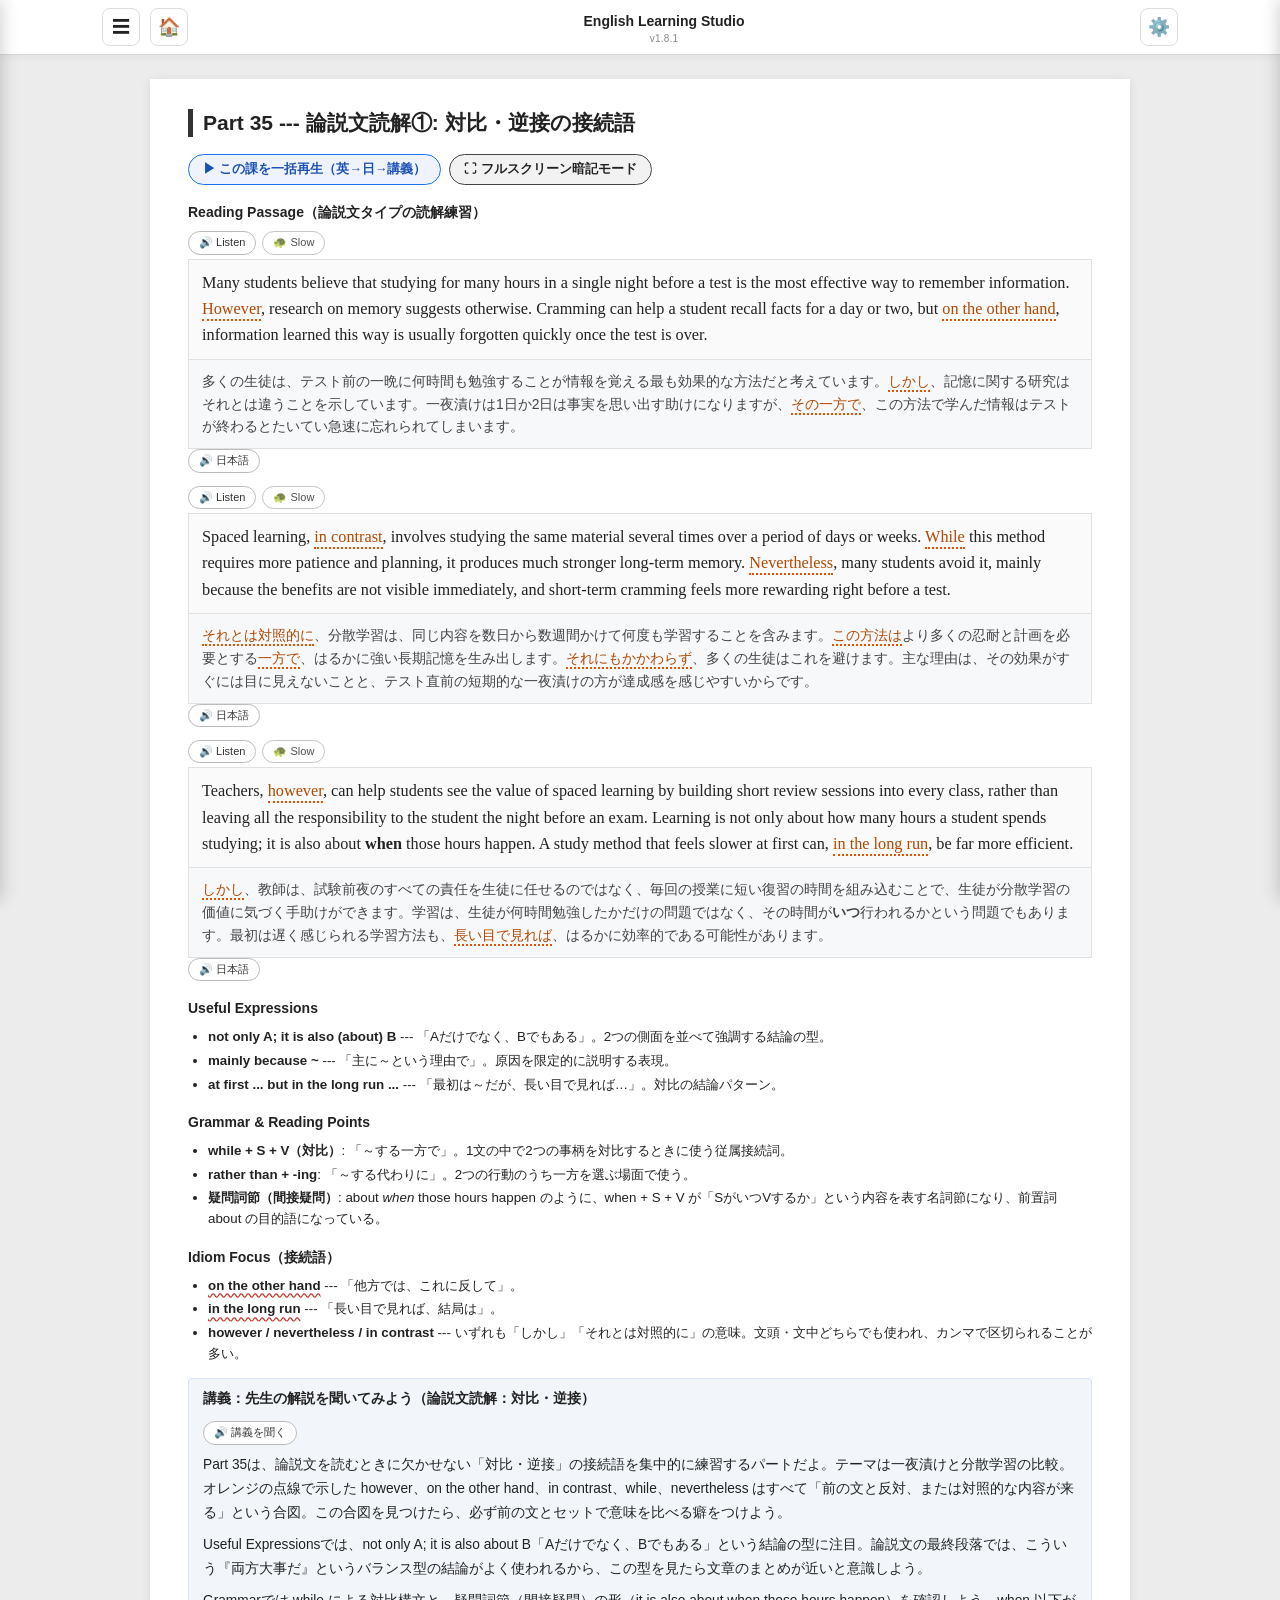
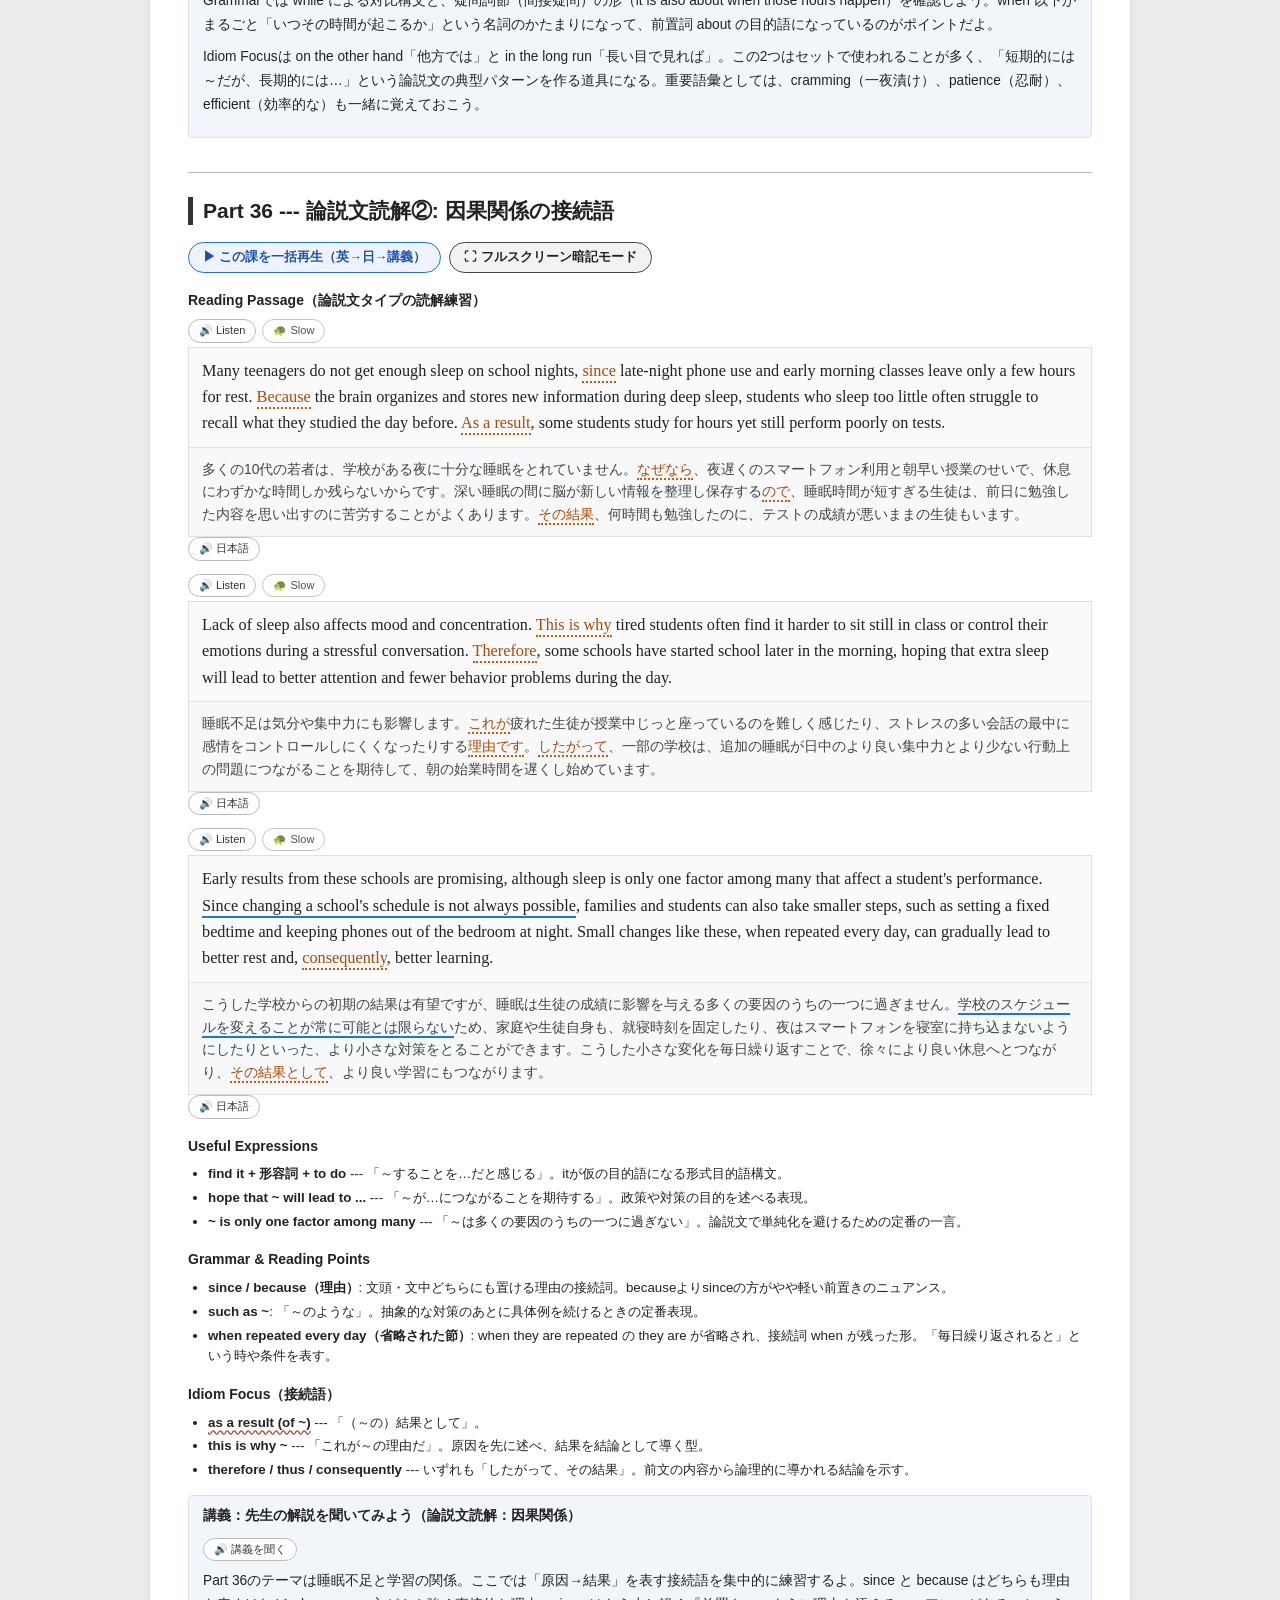
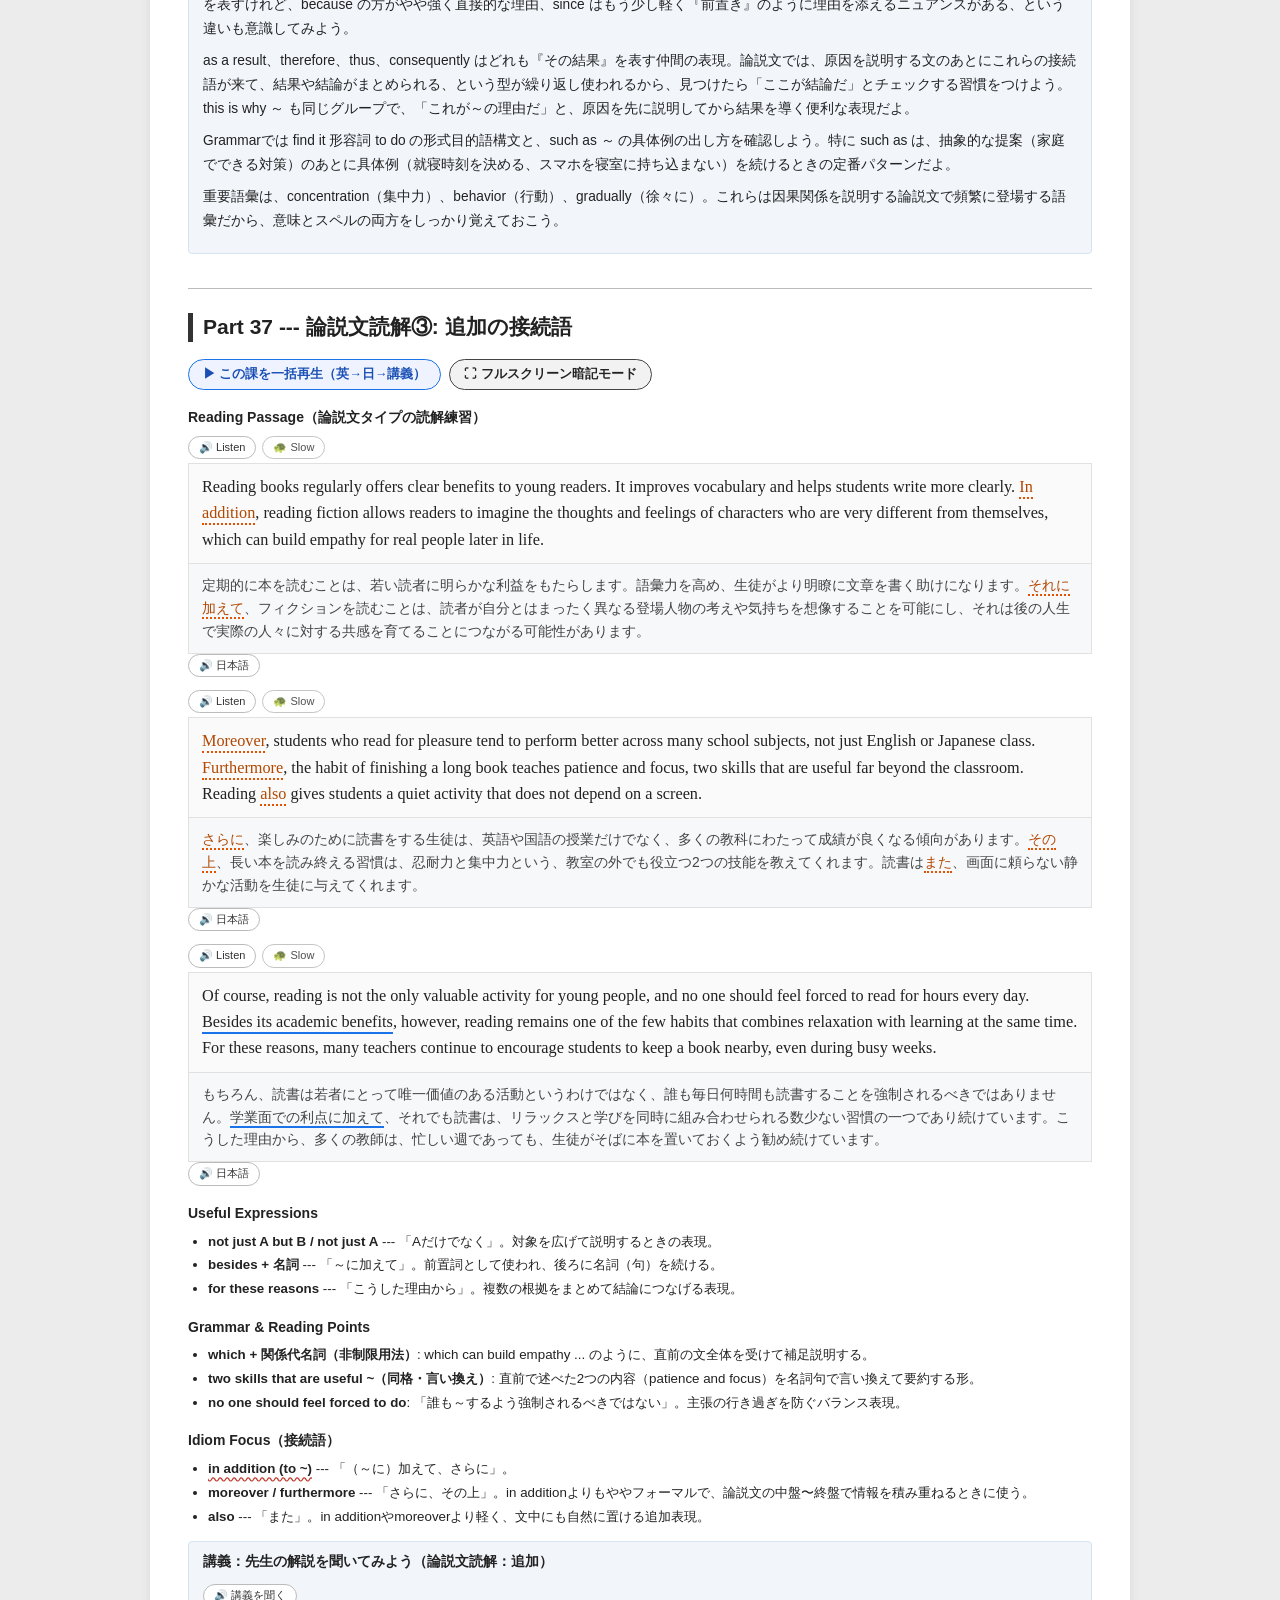
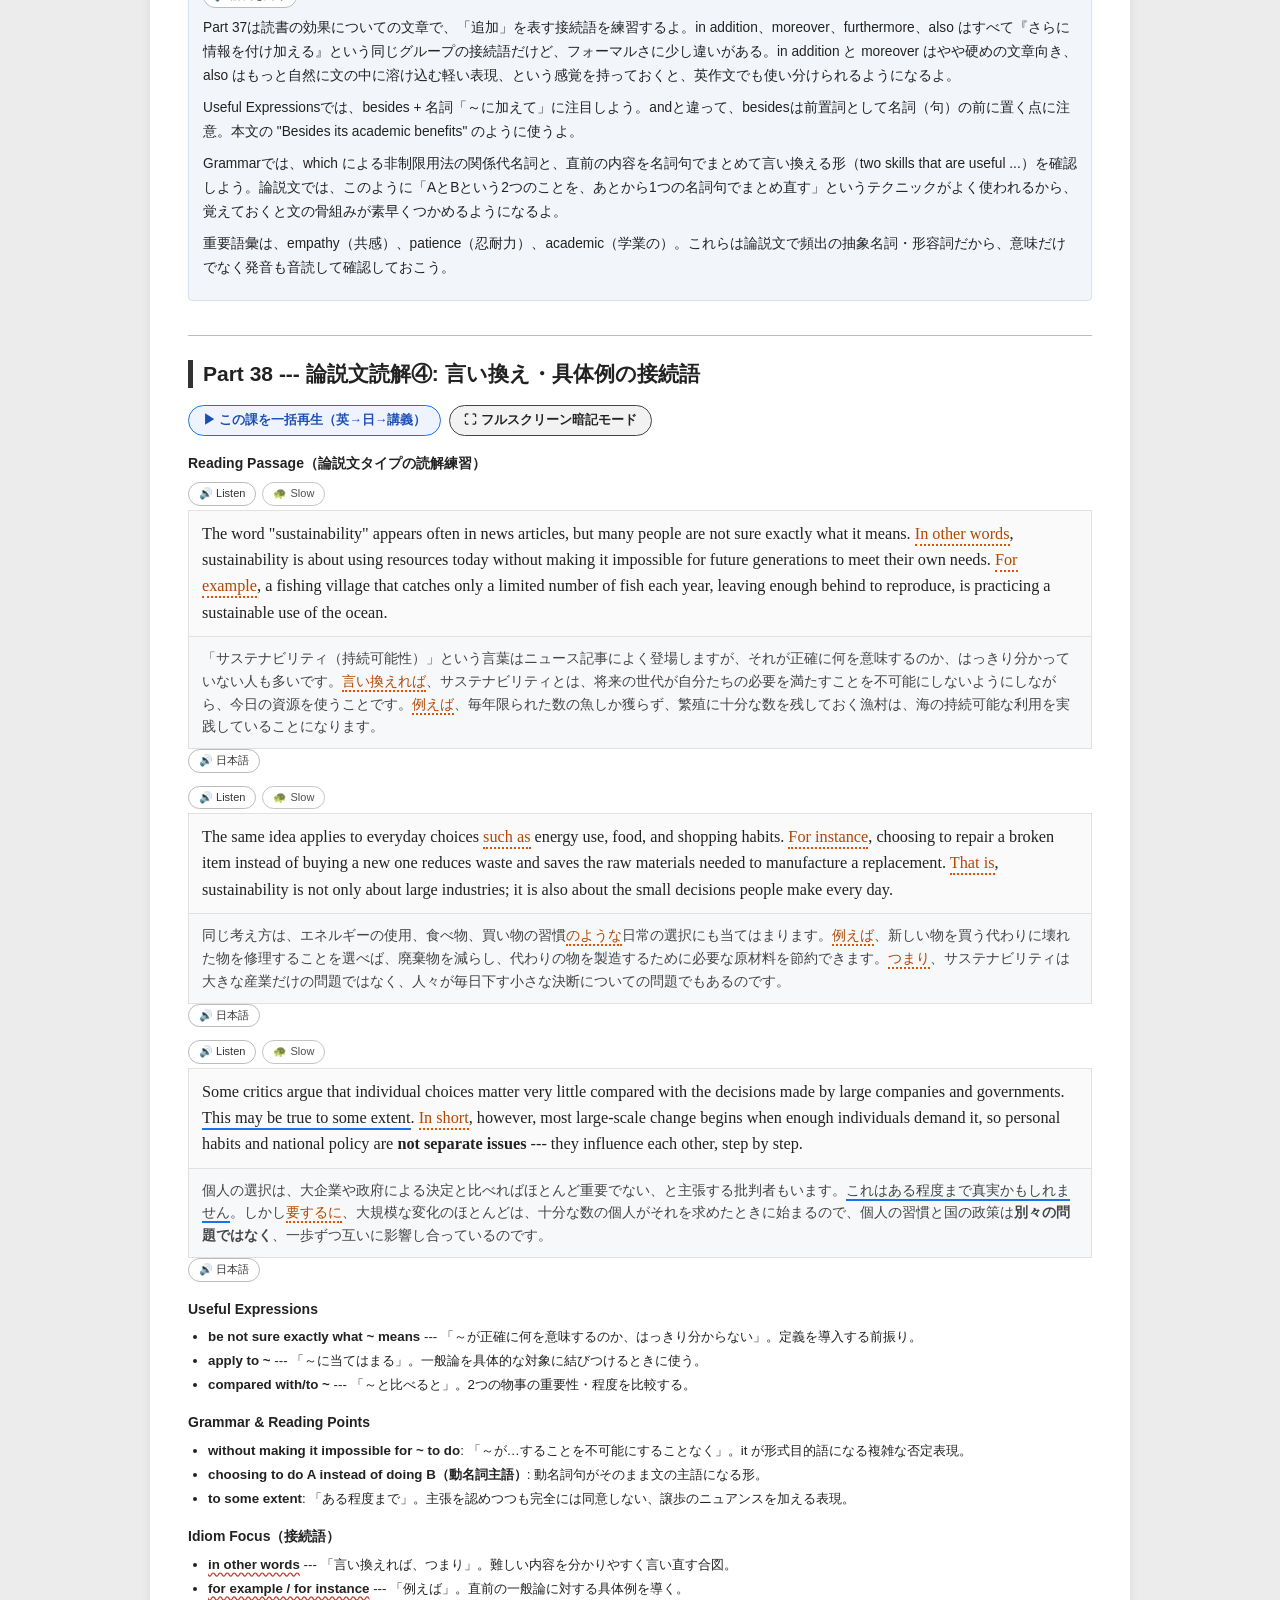
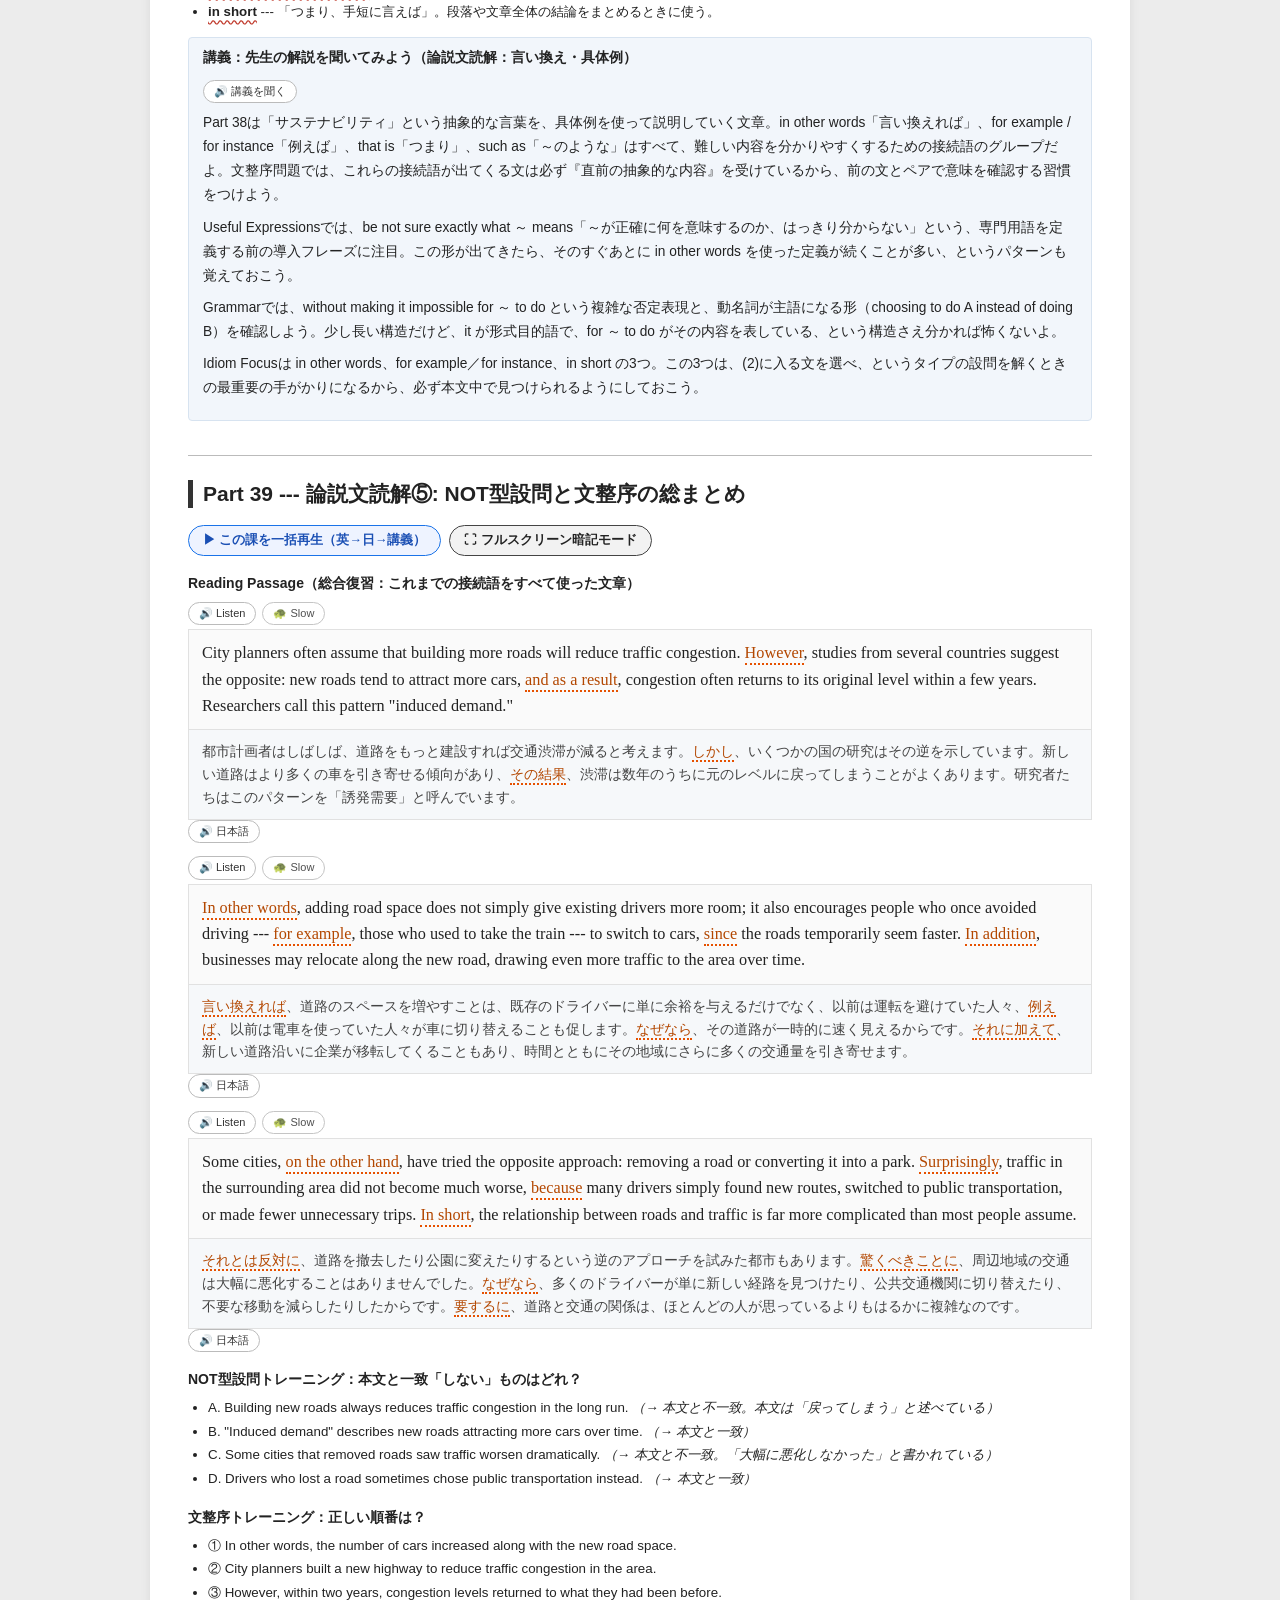
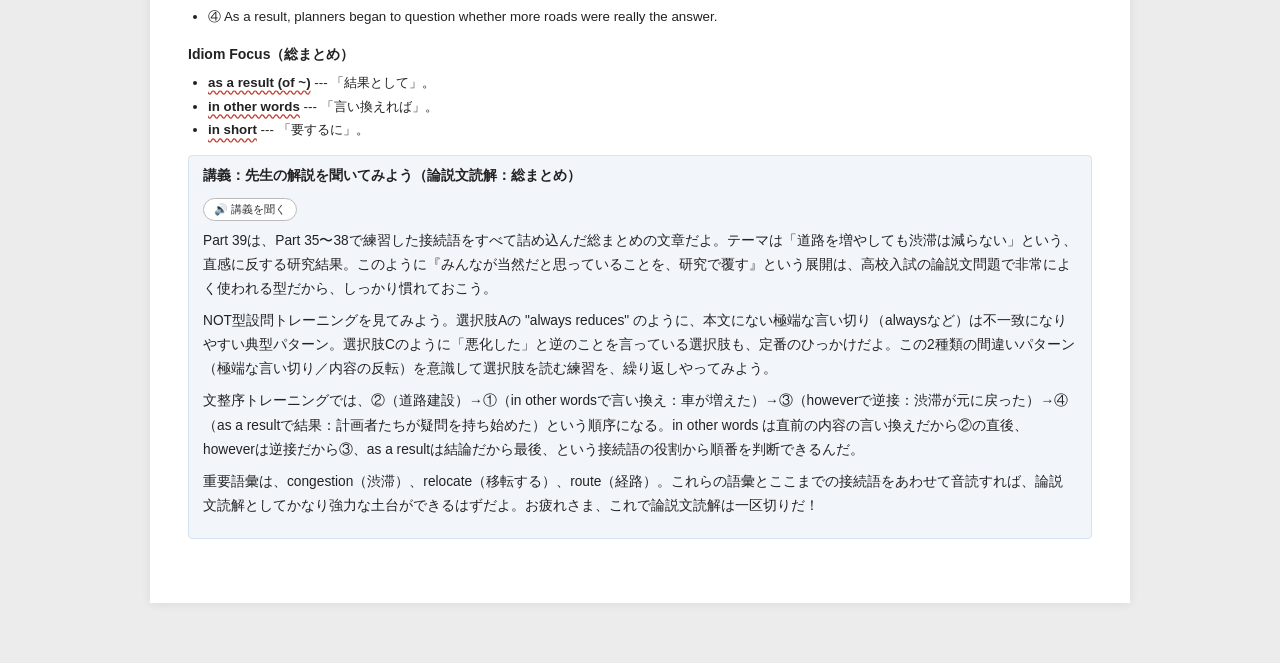
<file: reading-3.html>
<!DOCTYPE html>

<html lang="ja">
<head>
<meta charset="utf-8"/>
<meta content="width=device-width, initial-scale=1, viewport-fit=cover" name="viewport"/>
<title>論説文読解 Part35-39｜English Learning Studio</title>
<meta content="論理展開やディスコースマーカーの理解を鍛える論説文読解教材。英文和訳・音声読み上げ対応。" name="description"/>
<meta content="index,follow" name="robots"/>
<link href="https://egoaid.github.io/English-Vocabulary/reading-3.html" rel="canonical"/>
<meta content="ja_JP" property="og:locale"/>
<meta content="https://egoaid.github.io/English-Vocabulary/reading-3.html" property="og:url"/>
<meta content="論説文読解 Part35-39｜English Learning Studio" property="og:title"/>
<meta content="論理展開やディスコースマーカーの理解を鍛える論説文読解教材。英文和訳・音声読み上げ対応。" property="og:description"/>
<meta content="website" property="og:type"/>
<meta content="English Learning Studio" property="og:site_name"/>
<meta content="https://egoaid.github.io/English-Vocabulary/icons/og-image.png" property="og:image"/>
<meta content="1200" property="og:image:width"/>
<meta content="630" property="og:image:height"/>
<meta content="summary_large_image" name="twitter:card"/>
<meta content="論説文読解 Part35-39｜English Learning Studio" name="twitter:title"/>
<meta content="論理展開やディスコースマーカーの理解を鍛える論説文読解教材。英文和訳・音声読み上げ対応。" name="twitter:description"/>
<meta content="https://egoaid.github.io/English-Vocabulary/icons/og-image.png" name="twitter:image"/>
<link href="manifest.json" rel="manifest"/>
<meta content="#222222" name="theme-color"/>
<meta content="yes" name="mobile-web-app-capable"/>
<meta content="yes" name="apple-mobile-web-app-capable"/>
<meta content="default" name="apple-mobile-web-app-status-bar-style"/>
<meta content="English Studio" name="apple-mobile-web-app-title"/>
<link href="icons/apple-touch-icon-180.png" rel="apple-touch-icon"/>
<link href="icons/favicon-32.png" rel="icon" sizes="32x32" type="image/png"/>
<link href="icons/favicon-16.png" rel="icon" sizes="16x16" type="image/png"/>
<link href="icons/icon-192.png" rel="icon" sizes="192x192" type="image/png"/>
<link href="icons/icon-512.png" rel="icon" sizes="512x512" type="image/png"/>
<link rel="stylesheet" href="styles.css"/>
<script type="application/ld+json">
{
  "@context": "https://schema.org",
  "@type": "LearningResource",
  "name": "論説文読解 Part35-39",
  "description": "論理展開やディスコースマーカーの理解を鍛える論説文読解教材。英文和訳・音声読み上げ対応。",
  "url": "https://egoaid.github.io/English-Vocabulary/reading-3.html",
  "inLanguage": "en",
  "isPartOf": { "@type": "WebSite", "url": "https://egoaid.github.io/English-Vocabulary/" },
  "isAccessibleForFree": true,
  "learningResourceType": "Reading passage",
  "educationalLevel": "High school"
}
</script>
</head>
<body>
<header class="screen-header">
<div class="screen-header-inner">
<button class="icon-btn" id="sidebarToggle" aria-label="目次を開く" title="目次">
<span class="icon-bars">&#9776;</span>
</button>
<a class="icon-btn" href="index.html" aria-label="ホーム（目次）" title="ホーム（目次）">🏠</a>
<strong class="app-title">English Learning Studio</strong>
<button class="icon-btn" id="settingsToggle" aria-label="設定を開く" title="設定">&#9881;&#65039;</button>
</div>
</header>

<div class="sidebar-backdrop" id="sidebarBackdrop"></div>
<aside class="sidebar" id="sidebar" aria-hidden="true">
<div class="sidebar-header">
<span>目次</span>
<button class="icon-btn" id="sidebarClose" aria-label="閉じる">&#10005;</button>
</div>
<nav class="sidebar-list" aria-label="Parts">
<a href="index.html" class="sidebar-link home-link"><span class="sidebar-num">&#127968;</span><span class="sidebar-title">ホーム（目次）</span></a>
<div class="sidebar-group-label">Part 1&ndash;29：時事・社会トピック読解</div>
<a href="reading-1.html#part-01" class="sidebar-link" data-target="part-01" data-file="reading-1.html"><span class="sidebar-num">01</span><span class="sidebar-title">Generative AI and English Learning</span></a>
<a href="reading-1.html#part-02" class="sidebar-link" data-target="part-02" data-file="reading-1.html"><span class="sidebar-num">02</span><span class="sidebar-title">Power Crisis and Renewable Energy</span></a>
<a href="reading-1.html#part-03" class="sidebar-link" data-target="part-03" data-file="reading-1.html"><span class="sidebar-num">03</span><span class="sidebar-title">Climate Change and Global Sustainability</span></a>
<a href="reading-1.html#part-04" class="sidebar-link" data-target="part-04" data-file="reading-1.html"><span class="sidebar-num">04</span><span class="sidebar-title">International Law and the Rule of Law</span></a>
<a href="reading-1.html#part-05" class="sidebar-link" data-target="part-05" data-file="reading-1.html"><span class="sidebar-num">05</span><span class="sidebar-title">Marriage Equality and Equal Rights</span></a>
<a href="reading-1.html#part-06" class="sidebar-link" data-target="part-06" data-file="reading-1.html"><span class="sidebar-num">06</span><span class="sidebar-title">Imperial Succession and Constitutional Monarchy</span></a>
<a href="reading-1.html#part-07" class="sidebar-link" data-target="part-07" data-file="reading-1.html"><span class="sidebar-num">07</span><span class="sidebar-title">Autonomous Weapons and Drone Warfare</span></a>
<a href="reading-1.html#part-08" class="sidebar-link" data-target="part-08" data-file="reading-1.html"><span class="sidebar-num">08</span><span class="sidebar-title">Korea-Japan Relations and Historical Memory</span></a>
<a href="reading-1.html#part-09" class="sidebar-link" data-target="part-09" data-file="reading-1.html"><span class="sidebar-num">09</span><span class="sidebar-title">China-Japan Relations and Economic Interdependence</span></a>
<a href="reading-1.html#part-10" class="sidebar-link" data-target="part-10" data-file="reading-1.html"><span class="sidebar-num">10</span><span class="sidebar-title">Nuclear Policy and Japan's Constitutional Debate</span></a>
<a href="reading-1.html#part-11" class="sidebar-link" data-target="part-11" data-file="reading-1.html"><span class="sidebar-num">11</span><span class="sidebar-title">Demographic Decline and an Aging Society</span></a>
<a href="reading-1.html#part-12" class="sidebar-link" data-target="part-12" data-file="reading-1.html"><span class="sidebar-num">12</span><span class="sidebar-title">Healthcare System Reform and Medical Challenges</span></a>
<a href="reading-1.html#part-13" class="sidebar-link" data-target="part-13" data-file="reading-1.html"><span class="sidebar-num">13</span><span class="sidebar-title">Childcare Support and Family Policy</span></a>
<a href="reading-1.html#part-14" class="sidebar-link" data-target="part-14" data-file="reading-1.html"><span class="sidebar-num">14</span><span class="sidebar-title">Hate Speech and Online Harassment</span></a>
<a href="reading-1.html#part-15" class="sidebar-link" data-target="part-15" data-file="reading-1.html"><span class="sidebar-num">15</span><span class="sidebar-title">Social Media and Political Polarization</span></a>
<a href="reading-1.html#part-16" class="sidebar-link" data-target="part-16" data-file="reading-1.html"><span class="sidebar-num">16</span><span class="sidebar-title">Democratic Backsliding and Authoritarianism</span></a>
<a href="reading-1.html#part-17" class="sidebar-link" data-target="part-17" data-file="reading-1.html"><span class="sidebar-num">17</span><span class="sidebar-title">Terrorism and National Security Responses</span></a>
<a href="reading-1.html#part-18" class="sidebar-link" data-target="part-18" data-file="reading-1.html"><span class="sidebar-num">18</span><span class="sidebar-title">Refugee Crisis and Humanitarian Obligations</span></a>
<a href="reading-1.html#part-19" class="sidebar-link" data-target="part-19" data-file="reading-1.html"><span class="sidebar-num">19</span><span class="sidebar-title">Labor Exploitation and Supply Chain Ethics</span></a>
<a href="reading-1.html#part-20" class="sidebar-link" data-target="part-20" data-file="reading-1.html"><span class="sidebar-num">20</span><span class="sidebar-title">Pandemic Preparedness and Public Health Resilience</span></a>
<a href="reading-1.html#part-21" class="sidebar-link" data-target="part-21" data-file="reading-1.html"><span class="sidebar-num">21</span><span class="sidebar-title">Mental Health and Psychological Resilience</span></a>
<a href="reading-1.html#part-22" class="sidebar-link" data-target="part-22" data-file="reading-1.html"><span class="sidebar-num">22</span><span class="sidebar-title">Automation, AI, and the Future of Work</span></a>
<a href="reading-1.html#part-23" class="sidebar-link" data-target="part-23" data-file="reading-1.html"><span class="sidebar-num">23</span><span class="sidebar-title">Space Exploration and International Cooperation</span></a>
<a href="reading-1.html#part-24" class="sidebar-link" data-target="part-24" data-file="reading-1.html"><span class="sidebar-num">24</span><span class="sidebar-title">Wealth Inequality and Economic Opportunity</span></a>
<a href="reading-1.html#part-25" class="sidebar-link" data-target="part-25" data-file="reading-1.html"><span class="sidebar-num">25</span><span class="sidebar-title">Language Diversity and Endangered Languages</span></a>
<a href="reading-1.html#part-26" class="sidebar-link" data-target="part-26" data-file="reading-1.html"><span class="sidebar-num">26</span><span class="sidebar-title">Study Abroad and Global Citizenship</span></a>
<a href="reading-1.html#part-27" class="sidebar-link" data-target="part-27" data-file="reading-1.html"><span class="sidebar-num">27</span><span class="sidebar-title">Ocean Conservation and Plastic Pollution</span></a>
<a href="reading-1.html#part-28" class="sidebar-link" data-target="part-28" data-file="reading-1.html"><span class="sidebar-num">28</span><span class="sidebar-title">Artificial Intelligence, Copyright, and Creative Work</span></a>
<a href="reading-1.html#part-29" class="sidebar-link" data-target="part-29" data-file="reading-1.html"><span class="sidebar-num">29</span><span class="sidebar-title">Gender Gap in the Workplace</span></a>
<div class="sidebar-group-label">Part 30&ndash;34：物語文</div>
<a href="reading-2.html#part-30" class="sidebar-link" data-target="part-30" data-file="reading-2.html"><span class="sidebar-num">30</span><span class="sidebar-title">物語文: Two Ways of Solving a Problem</span></a>
<a href="reading-2.html#part-31" class="sidebar-link" data-target="part-31" data-file="reading-2.html"><span class="sidebar-num">31</span><span class="sidebar-title">物語文: Finding a New Interest</span></a>
<a href="reading-2.html#part-32" class="sidebar-link" data-target="part-32" data-file="reading-2.html"><span class="sidebar-num">32</span><span class="sidebar-title">物語文: The Late Bicycle</span></a>
<a href="reading-2.html#part-33" class="sidebar-link" data-target="part-33" data-file="reading-2.html"><span class="sidebar-num">33</span><span class="sidebar-title">物語文: The Mosaic That Wouldn't Come Together</span></a>
<a href="reading-2.html#part-34" class="sidebar-link" data-target="part-34" data-file="reading-2.html"><span class="sidebar-num">34</span><span class="sidebar-title">物語文: A Question She Couldn't Answer</span></a>
<div class="sidebar-group-label">Part 35&ndash;39：論説文解釈</div>
<a href="reading-3.html#part-35" class="sidebar-link" data-target="part-35" data-file="reading-3.html"><span class="sidebar-num">35</span><span class="sidebar-title">論説文読解①: 対比・逆接の接続語</span></a>
<a href="reading-3.html#part-36" class="sidebar-link" data-target="part-36" data-file="reading-3.html"><span class="sidebar-num">36</span><span class="sidebar-title">論説文読解②: 因果関係の接続語</span></a>
<a href="reading-3.html#part-37" class="sidebar-link" data-target="part-37" data-file="reading-3.html"><span class="sidebar-num">37</span><span class="sidebar-title">論説文読解③: 追加の接続語</span></a>
<a href="reading-3.html#part-38" class="sidebar-link" data-target="part-38" data-file="reading-3.html"><span class="sidebar-num">38</span><span class="sidebar-title">論説文読解④: 言い換え・具体例の接続語</span></a>
<a href="reading-3.html#part-39" class="sidebar-link" data-target="part-39" data-file="reading-3.html"><span class="sidebar-num">39</span><span class="sidebar-title">論説文読解⑤: NOT型設問と文整序の総まとめ</span></a>
<div class="sidebar-group-label">Part 40&ndash;44：英作文練習</div>
<a href="reading-4.html#part-40" class="sidebar-link" data-target="part-40" data-file="reading-4.html"><span class="sidebar-num">40</span><span class="sidebar-title">英作文練習①: 二つの絵を比較する</span></a>
<a href="reading-4.html#part-41" class="sidebar-link" data-target="part-41" data-file="reading-4.html"><span class="sidebar-num">41</span><span class="sidebar-title">英作文練習②: 困っている人を助ける</span></a>
<a href="reading-4.html#part-42" class="sidebar-link" data-target="part-42" data-file="reading-4.html"><span class="sidebar-num">42</span><span class="sidebar-title">英作文練習③: 変化を説明する</span></a>
<a href="reading-4.html#part-43" class="sidebar-link" data-target="part-43" data-file="reading-4.html"><span class="sidebar-num">43</span><span class="sidebar-title">英作文練習④: 理由をつけて意見を述べる</span></a>
<a href="reading-4.html#part-44" class="sidebar-link" data-target="part-44" data-file="reading-4.html"><span class="sidebar-num">44</span><span class="sidebar-title">英作文練習⑤: 改善案を提案する</span></a>
<div class="sidebar-group-label">Part 45&ndash;49：リスニング対策</div>
<a href="reading-5.html#part-45" class="sidebar-link" data-target="part-45" data-file="reading-5.html"><span class="sidebar-num">45</span><span class="sidebar-title">リスニング対策①: 複数条件からの絞り込み</span></a>
<a href="reading-5.html#part-46" class="sidebar-link" data-target="part-46" data-file="reading-5.html"><span class="sidebar-num">46</span><span class="sidebar-title">リスニング対策②: 予定の調整と変更</span></a>
<a href="reading-5.html#part-47" class="sidebar-link" data-target="part-47" data-file="reading-5.html"><span class="sidebar-num">47</span><span class="sidebar-title">リスニング対策③: 施設・サービスの案内</span></a>
<a href="reading-5.html#part-48" class="sidebar-link" data-target="part-48" data-file="reading-5.html"><span class="sidebar-num">48</span><span class="sidebar-title">リスニング対策④: 順序・手順の説明</span></a>
<a href="reading-5.html#part-49" class="sidebar-link" data-target="part-49" data-file="reading-5.html"><span class="sidebar-num">49</span><span class="sidebar-title">リスニング対策⑤: 説明モノローグと例外情報</span></a>
<div class="sidebar-group-label">Part 50：重要英単語ランク表</div>
<a href="vocab-words.html#part-50" class="sidebar-link" data-target="part-50" data-file="vocab-words.html"><span class="sidebar-num">50</span><span class="sidebar-title">重要英単語ランク表（全2762語）</span></a>
<div class="sidebar-group-label">Part 51：重要熟語・イディオムランク表</div>
<a href="vocab-idioms.html#part-51" class="sidebar-link" data-target="part-51" data-file="vocab-idioms.html"><span class="sidebar-num">51</span><span class="sidebar-title">重要熟語・イディオムランク表（全1235熟語）</span></a>
<div class="sidebar-group-label">Part 52&ndash;56：日常会話・メッセージ</div>
<a href="reading-6.html#part-52" class="sidebar-link" data-target="part-52" data-file="reading-6.html"><span class="sidebar-num">52</span><span class="sidebar-title">日常会話: Deciding on Weekend Plans</span></a>
<a href="reading-6.html#part-53" class="sidebar-link" data-target="part-53" data-file="reading-6.html"><span class="sidebar-num">53</span><span class="sidebar-title">日常会話: Cheering Up a Friend</span></a>
<a href="reading-6.html#part-54" class="sidebar-link" data-target="part-54" data-file="reading-6.html"><span class="sidebar-num">54</span><span class="sidebar-title">日常会話: Clearing Up a Misunderstanding</span></a>
<a href="reading-6.html#part-55" class="sidebar-link" data-target="part-55" data-file="reading-6.html"><span class="sidebar-num">55</span><span class="sidebar-title">メッセージ: Running a Little Late</span></a>
<a href="reading-6.html#part-56" class="sidebar-link" data-target="part-56" data-file="reading-6.html"><span class="sidebar-num">56</span><span class="sidebar-title">メッセージ: Inviting a Friend</span></a>
<div class="sidebar-group-label">Part 57&ndash;60：Eメール・人物紹介</div>
<a href="reading-7.html#part-57" class="sidebar-link" data-target="part-57" data-file="reading-7.html"><span class="sidebar-num">57</span><span class="sidebar-title">Eメール: A Request to Reschedule</span></a>
<a href="reading-7.html#part-58" class="sidebar-link" data-target="part-58" data-file="reading-7.html"><span class="sidebar-num">58</span><span class="sidebar-title">Eメール: A Thank-You Email After a Homestay</span></a>
<a href="reading-7.html#part-59" class="sidebar-link" data-target="part-59" data-file="reading-7.html"><span class="sidebar-num">59</span><span class="sidebar-title">人物紹介: From a Curious Boy to a Marine Biologist</span></a>
<a href="reading-7.html#part-60" class="sidebar-link" data-target="part-60" data-file="reading-7.html"><span class="sidebar-num">60</span><span class="sidebar-title">人物紹介: Building a Career in Clean Energy</span></a>
<div class="sidebar-group-label">Part 61&ndash;64：個人的エッセイ・インタビュー</div>
<a href="reading-8.html#part-61" class="sidebar-link" data-target="part-61" data-file="reading-8.html"><span class="sidebar-num">61</span><span class="sidebar-title">個人的エッセイ: The Day I Changed My Mind About Working Alone</span></a>
<a href="reading-8.html#part-62" class="sidebar-link" data-target="part-62" data-file="reading-8.html"><span class="sidebar-num">62</span><span class="sidebar-title">個人的エッセイ: What My Little Sister Taught Me About Patience</span></a>
<a href="reading-8.html#part-63" class="sidebar-link" data-target="part-63" data-file="reading-8.html"><span class="sidebar-num">63</span><span class="sidebar-title">インタビュー: A Pastry Chef's Story</span></a>
<a href="reading-8.html#part-64" class="sidebar-link" data-target="part-64" data-file="reading-8.html"><span class="sidebar-num">64</span><span class="sidebar-title">インタビュー: A Wheelchair Basketball Player's Story</span></a>
<div class="sidebar-group-label">Part 65&ndash;68：アート・旅行と文化紹介</div>
<a href="reading-9.html#part-65" class="sidebar-link" data-target="part-65" data-file="reading-9.html"><span class="sidebar-num">65</span><span class="sidebar-title">アート: The Painting I Almost Didn't Finish</span></a>
<a href="reading-9.html#part-66" class="sidebar-link" data-target="part-66" data-file="reading-9.html"><span class="sidebar-num">66</span><span class="sidebar-title">アート: Why I Draw the Same Mountain Every Year</span></a>
<a href="reading-9.html#part-67" class="sidebar-link" data-target="part-67" data-file="reading-9.html"><span class="sidebar-num">67</span><span class="sidebar-title">旅行・文化紹介: A Weekend in Kanazawa</span></a>
<a href="reading-9.html#part-68" class="sidebar-link" data-target="part-68" data-file="reading-9.html"><span class="sidebar-num">68</span><span class="sidebar-title">旅行・文化紹介: Visiting a Night Market in Taiwan</span></a>
<div class="sidebar-group-label">Part 69&ndash;71：科学レポート・How-to</div>
<a href="reading-10.html#part-69" class="sidebar-link" data-target="part-69" data-file="reading-10.html"><span class="sidebar-num">69</span><span class="sidebar-title">科学レポート: Why Do Cats Purr?</span></a>
<a href="reading-10.html#part-70" class="sidebar-link" data-target="part-70" data-file="reading-10.html"><span class="sidebar-num">70</span><span class="sidebar-title">科学レポート: The Memory Experiment</span></a>
<a href="reading-10.html#part-71" class="sidebar-link" data-target="part-71" data-file="reading-10.html"><span class="sidebar-num">71</span><span class="sidebar-title">How-to: Starting a Small Vegetable Garden</span></a>
<div class="sidebar-group-label">Part 72&ndash;79：英検2級レベル 実戦読解・リスニング</div>
<a href="reading-11.html#part-72" class="sidebar-link" data-target="part-72" data-file="reading-11.html"><span class="sidebar-num">72</span><span class="sidebar-title">Eメール: A Request to Book the Community Hall</span></a>
<a href="reading-11.html#part-73" class="sidebar-link" data-target="part-73" data-file="reading-11.html"><span class="sidebar-num">73</span><span class="sidebar-title">論説文（心理学）: The Reason a Familiar Face Feels Trustworthy</span></a>
<a href="reading-11.html#part-74" class="sidebar-link" data-target="part-74" data-file="reading-11.html"><span class="sidebar-num">74</span><span class="sidebar-title">論説文（技術と社会）: A Water Bottle That Refuses to Become Trash</span></a>
<a href="reading-11.html#part-75" class="sidebar-link" data-target="part-75" data-file="reading-11.html"><span class="sidebar-num">75</span><span class="sidebar-title">英検形式ライティング: A Model Opinion Essay</span></a>
<a href="reading-11.html#part-76" class="sidebar-link" data-target="part-76" data-file="reading-11.html"><span class="sidebar-num">76</span><span class="sidebar-title">リスニング対策: Covering a Client Meeting</span></a>
<a href="reading-11.html#part-77" class="sidebar-link" data-target="part-77" data-file="reading-11.html"><span class="sidebar-num">77</span><span class="sidebar-title">熟語・語彙まとめ: Getting Ready for Exam Day</span></a>
<a href="reading-11.html#part-78" class="sidebar-link" data-target="part-78" data-file="reading-11.html"><span class="sidebar-num">78</span><span class="sidebar-title">リスニング対策（モノローグ型）: Three Short Stories</span></a>
<a href="reading-11.html#part-79" class="sidebar-link" data-target="part-79" data-file="reading-11.html"><span class="sidebar-num">79</span><span class="sidebar-title">リスニング対策（電話・接客）: Changing a Hotel Reservation</span></a>
<div class="sidebar-group-label">Part 80&ndash;82：英検2級レベル 本番形式 実戦問題</div>
<a href="quiz.html" class="sidebar-link" data-target="quizApp" data-file="quiz.html"><span class="sidebar-num">80</span><span class="sidebar-title">語彙・熟語の4択問題、読解の4択問題（制限時間つき・成績記録つき）</span></a>
<div class="sidebar-group-label">Part 83&ndash;85：High School Entrance English 実戦トレーニング</div>
<a href="quiz.html#quizGroupHs" class="sidebar-link" data-target="quizGroupHs" data-file="quiz.html"><span class="sidebar-num">83</span><span class="sidebar-title">リスニング＆情報選択（複数選択つき）</span></a>
<a href="quiz.html#quizGroupHs" class="sidebar-link" data-target="quizGroupHs" data-file="quiz.html"><span class="sidebar-num">84</span><span class="sidebar-title">読解・推論（並べ替えつき）</span></a>
<a href="quiz.html#quizGroupHs" class="sidebar-link" data-target="quizGroupHs" data-file="quiz.html"><span class="sidebar-num">85</span><span class="sidebar-title">英作文（チップ組み立て・60語）</span></a>
</nav>
</aside>

<div class="settings-backdrop" id="settingsBackdrop"></div>
<aside class="settings-panel" id="settingsPanel" aria-hidden="true">
<div class="settings-header">
<span>設定</span>
<button class="icon-btn" id="settingsClose" aria-label="閉じる">&#10005;</button>
</div>
<div class="settings-body">
<button class="settings-btn" id="manualOpenBtn">&#128214; 使い方マニュアル</button>
<button class="settings-btn" id="printBtn">&#128424;&#65039; A4で印刷する</button>
<div class="settings-item">
<label for="rateSlider">読み上げ速度（英語・通常ボタン）</label>
<input id="rateSlider" max="1.1" min="0.5" step="0.05" type="range" value="0.92"/>
<span class="settings-value" id="rateValue">0.92</span>
</div>
<div class="settings-item">
<label for="slowRateSlider">読み上げ速度（英語・ゆっくりボタン）</label>
<input id="slowRateSlider" max="0.9" min="0.3" step="0.05" type="range" value="0.6"/>
<span class="settings-value" id="slowRateValue">0.60</span>
</div>
<div class="settings-item voice-select-item" id="maleVoiceSettingItem" style="display:none;">
<label for="maleVoiceSelect">英語・男性の声</label>
<select id="maleVoiceSelect"></select>
<p class="settings-hint">Microsoft Online Natural音声（利用できる場合のみ表示）</p>
</div>
<div class="settings-item voice-select-item" id="femaleVoiceSettingItem" style="display:none;">
<label for="femaleVoiceSelect">英語・女性の声</label>
<select id="femaleVoiceSelect"></select>
<p class="settings-hint">Microsoft Online Natural音声（利用できる場合のみ表示）</p>
</div>
<div class="settings-item voice-select-item" id="japaneseMaleVoiceSettingItem" style="display:none;">
<label for="japaneseMaleVoiceSelect">日本語・男性の声</label>
<select id="japaneseMaleVoiceSelect"></select>
<p class="settings-hint">Microsoft Online Natural音声（利用できる場合のみ表示）</p>
</div>
<div class="settings-item voice-select-item" id="japaneseFemaleVoiceSettingItem" style="display:none;">
<label for="japaneseFemaleVoiceSelect">日本語・女性の声</label>
<select id="japaneseFemaleVoiceSelect"></select>
<p class="settings-hint">Microsoft Online Natural音声（利用できる場合のみ表示）</p>
</div>
<div class="settings-item settings-checkbox">
<label><input id="darkModeToggle" type="checkbox"/> ダークモード</label>
</div>
<div class="settings-item">
<label for="fsBgColorPicker">フルスクリーン暗記モードの背景色</label>
<input id="fsBgColorPicker" type="color" value="#0e1116"/>
</div>
<div class="settings-item">
<label for="fsHighlightColorPicker">単語ハイライトの色</label>
<input id="fsHighlightColorPicker" type="color" value="#ffd166"/>
</div>
<div class="settings-item">
<label for="fsHighlightStyleSelect">単語ハイライトの表示方法</label>
<select id="fsHighlightStyleSelect">
<option value="glow">光るエフェクト</option>
<option value="underline">下線</option>
</select>
</div>
<div class="settings-item">
<label for="fsRateSlider">フルスクリーン暗記モードの読み上げ速度</label>
<input id="fsRateSlider" max="1.5" min="0.3" step="0.05" type="range" value="0.50"/>
<span class="settings-value" id="fsRateValue">0.50</span>
</div>
<div class="settings-item">
<label for="fsMainFontSlider">フルスクリーン：英文・講義文の文字サイズ</label>
<input id="fsMainFontSlider" max="80" min="12" step="1" type="range" value="60"/>
<span class="settings-value" id="fsMainFontValue">60px</span>
</div>
<div class="settings-item">
<label for="fsMainTopMarginSlider">フルスクリーン：英文・講義文の上の余白</label>
<input id="fsMainTopMarginSlider" max="300" min="0" step="5" type="range" value="200"/>
<span class="settings-value" id="fsMainTopMarginValue">200px</span>
</div>
<div class="settings-item">
<label for="fsJaFontSlider">フルスクリーン：日本語字幕の文字サイズ</label>
<input id="fsJaFontSlider" max="60" min="10" step="1" type="range" value="40"/>
<span class="settings-value" id="fsJaFontValue">40px</span>
</div>
<div class="settings-item">
<label for="fsJaBottomMarginSlider">フルスクリーン：日本語字幕の下の余白</label>
<input id="fsJaBottomMarginSlider" max="250" min="0" step="5" type="range" value="150"/>
<span class="settings-value" id="fsJaBottomMarginValue">150px</span>
</div>
<div class="settings-item">
<label for="vocabFontSlider">単語帳・熟語帳の文字サイズ</label>
<input id="vocabFontSlider" max="24" min="10" step="1" type="range" value="14"/>
<span class="settings-value" id="vocabFontValue">14px</span>
</div>
<div class="settings-item">
<label for="fsCardRateSlider">フラッシュカードの読み上げ速度</label>
<input id="fsCardRateSlider" max="1.5" min="0.3" step="0.05" type="range" value="0.85"/>
<span class="settings-value" id="fsCardRateValue">0.85</span>
</div>
<div class="settings-item">
<label for="fsCardFontSlider">フラッシュカードの文字サイズ</label>
<input id="fsCardFontSlider" max="200" min="24" step="2" type="range" value="96"/>
<span class="settings-value" id="fsCardFontValue">96px</span>
</div>
<div class="settings-item settings-checkbox">
<label><input id="skipMasteredToggle" type="checkbox"/> フラッシュカードで暗記済みの単語・熟語を省略する</label>
</div>
<div class="settings-item settings-checkbox">
<label><input id="flashcardShuffleToggle" type="checkbox"/> フラッシュカードをランダムな順番で再生する</label>
</div>
<p class="settings-note">このアプリはオフラインでも利用できます（PWA対応）。ホーム画面に追加すると、アプリのように起動できます。</p>
<p class="settings-version" id="settingsVersionText"></p>
</div>
</aside>

<div class="manual-overlay" id="manualOverlay" aria-hidden="true">
<div class="manual-dialog">
<div class="manual-header">
<span>使い方マニュアル</span>
<button class="icon-btn" id="manualCloseBtn" aria-label="閉じる">&#10005;</button>
</div>
<div class="manual-body">
<h3>画面の移動</h3>
<ul>
<li><strong>&#9776;（左上）</strong> --- 目次を開きます。全カテゴリ・全Partへここから移動できます。</li>
<li><strong>&#127968;（左上）</strong> --- ホーム（目次ページ）に戻ります。</li>
<li><strong>&#9881;&#65039;（右上）</strong> --- 設定パネルを開きます。</li>
</ul>
<h3>本文中のマーカーの意味</h3>
<ul>
<li><strong>太字</strong> --- 重要単語。</li>
<li><strong class="idiom">波下線</strong> --- 熟語（Idiom Focus）。</li>
<li><span class="ue-mark">青下線</span> --- Useful Expressions。</li>
<li><span class="gr-mark">緑点線</span> --- Grammar &amp; Reading Points。</li>
<li><span class="dm-mark">オレンジ点線</span> --- 論理接続語（ディスコースマーカー）。</li>
</ul>
<h3>フルスクリーン暗記モードの操作</h3>
<ul>
<li><strong>← / →キー</strong> --- 前後の項目に移動します。</li>
<li><strong>スペースキー</strong> --- 一時停止／再生を切り替えます。</li>
<li><strong>Escキー</strong> --- フルスクリーン暗記モードを終了します。</li>
<li>画面下部の <strong>⏮ ⏸ ⏭ ✕</strong> ボタンでも同じ操作ができます（✕ボタンで再生停止・終了します）。</li>
<li>1つのPartの再生が終わると、自動的に次のPartへ進みます。</li>
<li>発音中の英単語が光ってハイライトされ、日本語字幕が画面下に表示されます。ハイライトの色や表示方法（光るエフェクト／下線）は設定で変更できます。</li>
<li>スマートフォンでフルスクリーン暗記モード・フラッシュカードを再生している間は、対応している端末・ブラウザでは画面がスリープしないよう制御されます。再生を終了すると、通常の自動スリープに戻ります。この機能に対応していない端末・ブラウザでも、暗記モード自体は問題なく利用できます。</li>
</ul>
<h3>読み上げボタンについて</h3>
<ul>
<li><strong>🔊 Listen / 🐢 Slow / 🔊 日本語 / 🔊 講義を聞く</strong> --- クリックすると再生が始まり、ボタンが点滅して「⏹ STOP」の表示に変わります。もう一度クリックすると停止します。</li>
<li>対話文では、話者ごとに声（男性・女性）が自動的に切り替わります。</li>
</ul>
<h3>一括再生・フルスクリーン暗記モード</h3>
<ul>
<li><strong>▶ この課を一括再生</strong> --- そのPartの英文・日本語訳・講義を順番に音声で流します。</li>
<li><strong>⛶ フルスクリーン暗記モード</strong> --- 全画面表示で、字幕とハイライトを見ながら暗記できます。</li>
</ul>
<h3>フラッシュカードで学習（単語・熟語ランク表）</h3>
<ul>
<li><strong>🎴 フラッシュカードで学習</strong> --- そのランクの単語（または熟語）を1つずつ全画面表示し、英語→日本語の順に読み上げます。</li>
<li>各単語・熟語の右上にある <strong>チェックマーク</strong> をタップすると「暗記済み」として記録できます（背景がグレーになり、文字に取り消し線が入ります）。</li>
<li>設定で「暗記済みを省略する」をオンにすると、チェック済みの単語・熟語はフラッシュカードで再生されなくなります。</li>
<li>設定で「ランダムな順番で再生する」をオンにすると、毎回シャッフルされた順番でカードが再生されます。</li>
</ul>
<h3>実戦トレーニング（Part 80〜85）の使い方</h3>
<ul>
<li><strong>本番モードとゆっくりモード</strong> --- 実戦問題のトップで切り替えます。本番モードは制限時間つき、ゆっくりモードは時間制限なしで、解答後に「問題を解くコツと解説の講義」が表示されます（🔊で音声も聞けます）。成績は<strong>モード別に別々に記録</strong>され、成績画面のタブで切り替えて確認できます。</li>
<li><strong>問題の形式</strong> --- 4択に加えて、「2つ選ぶ」問題（選択後に「解答する」を押します）、文を正しい順に並べる問題、語句のチップを並べて英文を作る問題があります。チップは、タップで追加、タップして選ぶと「左へ・右へ・外す」ができ、パソコンではドラッグ＆ドロップでも並べ替えられます。</li>
<li><strong>リスニング（Part 83）</strong> --- 🔊ボタンで放送を再生します（男性・女性の声は自動で切り替わります）。本番は1回だけ放送されますが、練習では何度でも再生できます。放送文と日本語訳は、解答のあとに表示されます。音声はお使いのブラウザの読み上げ機能によるものです。</li>
<li><strong>英作文（Part 85）</strong> --- 60語以上の英文を、チップを並べて組み立てます。語数が画面に表示されます。文の並べ方に正解が複数ある問題もあります。</li>
</ul>
<h3>設定でできること</h3>
<ul>
<li>読み上げ速度（通常・ゆっくり・フルスクリーン・フラッシュカード）の変更</li>
<li>フルスクリーン暗記モード／フラッシュカードの文字サイズ・余白の変更（スマホとPCで別々に記憶されます）</li>
<li>フルスクリーン暗記モードの背景色・単語ハイライトの色と表示方法（光るエフェクト／下線）の変更</li>
<li>フラッシュカードで「暗記済み」をチェックした単語・熟語を省略する機能のオン・オフ</li>
<li>フラッシュカードをランダムな順番で再生する機能のオン・オフ</li>
<li>ダークモードの切り替え</li>
<li>ブラウザがMicrosoft Online Natural音声を提供している場合、より自然な発音の英語・日本語の音声（それぞれ男性・女性）を選択できます（下記参照）</li>
</ul>
<h3>おすすめの学習の進め方</h3>
<ul>
<li>まずは <strong>Part 50 重要英単語</strong> と <strong>Part 51 重要熟語</strong> の<strong>ランクA</strong>から順に、フラッシュカードで毎日少しずつ進めるのがおすすめです。ランクが上がるほど難易度も上がるので、無理に急がず自分のペースで進めましょう。</li>
<li>単語・熟語の<strong>ランクF</strong>は英検準1級レベルの発展語彙です。基礎（ランクA〜E）が身についてから、余裕があれば取り組む参考項目として位置づけてください。</li>
<li>読解パートでは、まず日本語訳を見ずに英文を読み、意味が取れたら日本語訳で確認する、という順番がおすすめです。分からなかった単語・熟語は、太字・波下線などのマーカーを目印に見直しましょう。</li>
<li>🔊 Listen や ⛶ フルスクリーン暗記モードを使って、耳と目の両方で英文に触れると定着しやすくなります。通学中やすきま時間には、音声だけを聞き流す（シャドーイング）のも効果的です。</li>
<li>フラッシュカードで「暗記済み」をチェックした単語・熟語は、設定で再生を省略できます。覚えていないものだけを効率よく繰り返し復習しましょう。</li>
<li>1回で完璧に覚えようとせず、同じ範囲を日をおいて何度も繰り返す（間隔をあけた復習）方が記憶に残りやすいです。</li>
</ul>
<h3>Microsoft Online Natural音声について</h3>
<p>このアプリでは、お使いのブラウザがMicrosoft Online Natural音声（「Microsoft ○○ Online (Natural)」という名前の高品質な音声）を提供している場合、設定パネルに「英語・男性の声」「英語・女性の声」「日本語・男性の声」「日本語・女性の声」の選択欄が自動的に表示され、より自然な音声を選べます。英語だけでなく、日本語訳・字幕・講義音声・フラッシュカードの読み方も、Online Natural音声が使える環境ではより自然な発音になります。</p>
<p>Online Natural音声は、主に<strong>Microsoft Edge</strong>（Windows版・Mac版のどちらでも）で利用できます。Chrome、Safari、Firefoxなど他のブラウザでは通常この音声は提供されないため、選択欄自体が表示されず、その環境で利用可能な通常の音声が自動的に使用されます（読み上げ機能自体はどのブラウザでも変わらず利用できます）。英語と日本語で利用できる音声の種類は別々に決まるため、例えば英語だけ、あるいは日本語だけOnline Natural音声が使える場合もあります。どの音声が実際に使えるかはブラウザやOSのアップデートによって変わることがあります。</p>
<p>Microsoft Online Natural音声はインターネット経由で提供されるため、ネットワーク環境などによって利用できない場合があります。その場合はアプリが自動的に通常の音声に切り替えます。</p>
<p class="manual-version" id="manualVersionText"></p>
</div>
</div>
</div>


<main>
<div class="pages-container" id="pagesContainer">
<section class="part" id="part-35">
<h2>Part 35 --- 論説文読解①: 対比・逆接の接続語</h2>
<h3>Reading Passage（論説文タイプの読解練習）</h3>
<div class="passage">
<div class="para-pair">
<div class="audio-line"><button class="speak-btn" onclick="speakText('part-35-en-1','en-US')" title="英文の発音を聞く">🔊 Listen</button><button class="speak-btn slow-btn" onclick="speakText('part-35-en-1','en-US',true)" title="ゆっくり発音を聞く">🐢 Slow</button></div>
<div class="english" id="part-35-en-1">Many students believe that studying for many hours in a single night before a test is the most effective way to remember information. <span class="dm-mark">However</span>, research on memory suggests otherwise. Cramming can help a student recall facts for a day or two, but <span class="dm-mark">on the other hand</span>, information learned this way is usually forgotten quickly once the test is over.</div>
<div class="translation">多くの生徒は、テスト前の一晩に何時間も勉強することが情報を覚える最も効果的な方法だと考えています。<span class="dm-mark">しかし</span>、記憶に関する研究はそれとは違うことを示しています。一夜漬けは1日か2日は事実を思い出す助けになりますが、<span class="dm-mark">その一方で</span>、この方法で学んだ情報はテストが終わるとたいてい急速に忘れられてしまいます。</div>
</div>
<div class="para-pair">
<div class="audio-line"><button class="speak-btn" onclick="speakText('part-35-en-2','en-US')" title="英文の発音を聞く">🔊 Listen</button><button class="speak-btn slow-btn" onclick="speakText('part-35-en-2','en-US',true)" title="ゆっくり発音を聞く">🐢 Slow</button></div>
<div class="english" id="part-35-en-2">Spaced learning, <span class="dm-mark">in contrast</span>, involves studying the same material several times over a period of days or weeks. <span class="dm-mark">While</span> this method requires more patience and planning, it produces much stronger long-term memory. <span class="dm-mark">Nevertheless</span>, many students avoid it, mainly because the benefits are not visible immediately, and short-term cramming feels more rewarding right before a test.</div>
<div class="translation"><span class="dm-mark">それとは対照的に</span>、分散学習は、同じ内容を数日から数週間かけて何度も学習することを含みます。<span class="dm-mark">この方法は</span>より多くの忍耐と計画を必要とする<span class="dm-mark">一方で</span>、はるかに強い長期記憶を生み出します。<span class="dm-mark">それにもかかわらず</span>、多くの生徒はこれを避けます。主な理由は、その効果がすぐには目に見えないことと、テスト直前の短期的な一夜漬けの方が達成感を感じやすいからです。</div>
</div>
<div class="para-pair">
<div class="audio-line"><button class="speak-btn" onclick="speakText('part-35-en-3','en-US')" title="英文の発音を聞く">🔊 Listen</button><button class="speak-btn slow-btn" onclick="speakText('part-35-en-3','en-US',true)" title="ゆっくり発音を聞く">🐢 Slow</button></div>
<div class="english" id="part-35-en-3">Teachers, <span class="dm-mark">however</span>, can help students see the value of spaced learning by building short review sessions into every class, rather than leaving all the responsibility to the student the night before an exam. Learning is not only about how many hours a student spends studying; it is also about <strong>when</strong> those hours happen. A study method that feels slower at first can, <span class="dm-mark">in the long run</span>, be far more efficient.</div>
<div class="translation"><span class="dm-mark">しかし</span>、教師は、試験前夜のすべての責任を生徒に任せるのではなく、毎回の授業に短い復習の時間を組み込むことで、生徒が分散学習の価値に気づく手助けができます。学習は、生徒が何時間勉強したかだけの問題ではなく、その時間が<strong>いつ</strong>行われるかという問題でもあります。最初は遅く感じられる学習方法も、<span class="dm-mark">長い目で見れば</span>、はるかに効率的である可能性があります。</div>
</div>
</div>
<div class="study-grid">
<section class="study-section">
<h3>Useful Expressions</h3>
<ul class="compact-list">
<li><strong>not only A; it is also (about) B</strong> --- 「Aだけでなく、Bでもある」。2つの側面を並べて強調する結論の型。</li>
<li><strong>mainly because ~</strong> --- 「主に～という理由で」。原因を限定的に説明する表現。</li>
<li><strong>at first ... but in the long run ...</strong> --- 「最初は～だが、長い目で見れば…」。対比の結論パターン。</li>
</ul>
</section>
<section class="study-section grammar-section">
<h3>Grammar &amp; Reading Points</h3>
<ul class="compact-list">
<li><strong>while + S + V（対比）</strong>: 「～する一方で」。1文の中で2つの事柄を対比するときに使う従属接続詞。</li>
<li><strong>rather than + -ing</strong>: 「～する代わりに」。2つの行動のうち一方を選ぶ場面で使う。</li>
<li><strong>疑問詞節（間接疑問）</strong>: about <em>when</em> those hours happen のように、when + S + V が「SがいつVするか」という内容を表す名詞節になり、前置詞 about の目的語になっている。</li>
</ul>
</section>
<section class="study-section idiom-section">
<h3>Idiom Focus（接続語）</h3>
<ul class="compact-list">
<li><strong class="idiom">on the other hand</strong> --- 「他方では、これに反して」。</li>
<li><strong class="idiom">in the long run</strong> --- 「長い目で見れば、結局は」。</li>
<li><strong>however / nevertheless / in contrast</strong> --- いずれも「しかし」「それとは対照的に」の意味。文頭・文中どちらでも使われ、カンマで区切られることが多い。</li>
</ul>
</section>
</div>
<section class="lecture-section">
<h3>講義：先生の解説を聞いてみよう（論説文読解：対比・逆接）</h3>
<button class="speak-btn lecture-speak-btn" onclick="speakText('part-35-lecture','ja-JP')" title="講義を音声で聞く">🔊 講義を聞く</button>
<div class="lecture-script" id="part-35-lecture">
<p>Part 35は、論説文を読むときに欠かせない「対比・逆接」の接続語を集中的に練習するパートだよ。テーマは一夜漬けと分散学習の比較。オレンジの点線で示した however、on the other hand、in contrast、while、nevertheless はすべて「前の文と反対、または対照的な内容が来る」という合図。この合図を見つけたら、必ず前の文とセットで意味を比べる癖をつけよう。</p>
<p>Useful Expressionsでは、not only A; it is also about B「Aだけでなく、Bでもある」という結論の型に注目。論説文の最終段落では、こういう『両方大事だ』というバランス型の結論がよく使われるから、この型を見たら文章のまとめが近いと意識しよう。</p>
<p>Grammarでは while による対比構文と、疑問詞節（間接疑問）の形（it is also about when those hours happen）を確認しよう。when 以下がまるごと「いつその時間が起こるか」という名詞のかたまりになって、前置詞 about の目的語になっているのがポイントだよ。</p>
<p>Idiom Focusは on the other hand「他方では」と in the long run「長い目で見れば」。この2つはセットで使われることが多く、「短期的には～だが、長期的には…」という論説文の典型パターンを作る道具になる。重要語彙としては、cramming（一夜漬け）、patience（忍耐）、efficient（効率的な）も一緒に覚えておこう。</p>
</div>
</section>
</section>
<section class="part" id="part-36">
<h2>Part 36 --- 論説文読解②: 因果関係の接続語</h2>
<h3>Reading Passage（論説文タイプの読解練習）</h3>
<div class="passage">
<div class="para-pair">
<div class="audio-line"><button class="speak-btn" onclick="speakText('part-36-en-1','en-US')" title="英文の発音を聞く">🔊 Listen</button><button class="speak-btn slow-btn" onclick="speakText('part-36-en-1','en-US',true)" title="ゆっくり発音を聞く">🐢 Slow</button></div>
<div class="english" id="part-36-en-1">Many teenagers do not get enough sleep on school nights, <span class="dm-mark">since</span> late-night phone use and early morning classes leave only a few hours for rest. <span class="dm-mark">Because</span> the brain organizes and stores new information during deep sleep, students who sleep too little often struggle to recall what they studied the day before. <span class="dm-mark">As a result</span>, some students study for hours yet still perform poorly on tests.</div>
<div class="translation">多くの10代の若者は、学校がある夜に十分な睡眠をとれていません。<span class="dm-mark">なぜなら</span>、夜遅くのスマートフォン利用と朝早い授業のせいで、休息にわずかな時間しか残らないからです。深い睡眠の間に脳が新しい情報を整理し保存する<span class="dm-mark">ので</span>、睡眠時間が短すぎる生徒は、前日に勉強した内容を思い出すのに苦労することがよくあります。<span class="dm-mark">その結果</span>、何時間も勉強したのに、テストの成績が悪いままの生徒もいます。</div>
</div>
<div class="para-pair">
<div class="audio-line"><button class="speak-btn" onclick="speakText('part-36-en-2','en-US')" title="英文の発音を聞く">🔊 Listen</button><button class="speak-btn slow-btn" onclick="speakText('part-36-en-2','en-US',true)" title="ゆっくり発音を聞く">🐢 Slow</button></div>
<div class="english" id="part-36-en-2">Lack of sleep also affects mood and concentration. <span class="dm-mark">This is why</span> tired students often find it harder to sit still in class or control their emotions during a stressful conversation. <span class="dm-mark">Therefore</span>, some schools have started school later in the morning, hoping that extra sleep will lead to better attention and fewer behavior problems during the day.</div>
<div class="translation">睡眠不足は気分や集中力にも影響します。<span class="dm-mark">これが</span>疲れた生徒が授業中じっと座っているのを難しく感じたり、ストレスの多い会話の最中に感情をコントロールしにくくなったりする<span class="dm-mark">理由です</span>。<span class="dm-mark">したがって</span>、一部の学校は、追加の睡眠が日中のより良い集中力とより少ない行動上の問題につながることを期待して、朝の始業時間を遅くし始めています。</div>
</div>
<div class="para-pair">
<div class="audio-line"><button class="speak-btn" onclick="speakText('part-36-en-3','en-US')" title="英文の発音を聞く">🔊 Listen</button><button class="speak-btn slow-btn" onclick="speakText('part-36-en-3','en-US',true)" title="ゆっくり発音を聞く">🐢 Slow</button></div>
<div class="english" id="part-36-en-3">Early results from these schools are promising, although sleep is only one factor among many that affect a student's performance. <span class="ue-mark">Since changing a school's schedule is not always possible</span>, families and students can also take smaller steps, such as setting a fixed bedtime and keeping phones out of the bedroom at night. Small changes like these, when repeated every day, can gradually lead to better rest and, <span class="dm-mark">consequently</span>, better learning.</div>
<div class="translation">こうした学校からの初期の結果は有望ですが、睡眠は生徒の成績に影響を与える多くの要因のうちの一つに過ぎません。<span class="ue-mark">学校のスケジュールを変えることが常に可能とは限らない</span>ため、家庭や生徒自身も、就寝時刻を固定したり、夜はスマートフォンを寝室に持ち込まないようにしたりといった、より小さな対策をとることができます。こうした小さな変化を毎日繰り返すことで、徐々により良い休息へとつながり、<span class="dm-mark">その結果として</span>、より良い学習にもつながります。</div>
</div>
</div>
<div class="study-grid">
<section class="study-section">
<h3>Useful Expressions</h3>
<ul class="compact-list">
<li><strong>find it + 形容詞 + to do</strong> --- 「～することを…だと感じる」。itが仮の目的語になる形式目的語構文。</li>
<li><strong>hope that ~ will lead to ...</strong> --- 「～が…につながることを期待する」。政策や対策の目的を述べる表現。</li>
<li><strong>~ is only one factor among many</strong> --- 「～は多くの要因のうちの一つに過ぎない」。論説文で単純化を避けるための定番の一言。</li>
</ul>
</section>
<section class="study-section grammar-section">
<h3>Grammar &amp; Reading Points</h3>
<ul class="compact-list">
<li><strong>since / because（理由）</strong>: 文頭・文中どちらにも置ける理由の接続詞。becauseよりsinceの方がやや軽い前置きのニュアンス。</li>
<li><strong>such as ~</strong>: 「～のような」。抽象的な対策のあとに具体例を続けるときの定番表現。</li>
<li><strong>when repeated every day（省略された節）</strong>: when they are repeated の they are が省略され、接続詞 when が残った形。「毎日繰り返されると」という時や条件を表す。</li>
</ul>
</section>
<section class="study-section idiom-section">
<h3>Idiom Focus（接続語）</h3>
<ul class="compact-list">
<li><strong class="idiom">as a result (of ~)</strong> --- 「（～の）結果として」。</li>
<li><strong>this is why ~</strong> --- 「これが～の理由だ」。原因を先に述べ、結果を結論として導く型。</li>
<li><strong>therefore / thus / consequently</strong> --- いずれも「したがって、その結果」。前文の内容から論理的に導かれる結論を示す。</li>
</ul>
</section>
</div>
<section class="lecture-section">
<h3>講義：先生の解説を聞いてみよう（論説文読解：因果関係）</h3>
<button class="speak-btn lecture-speak-btn" onclick="speakText('part-36-lecture','ja-JP')" title="講義を音声で聞く">🔊 講義を聞く</button>
<div class="lecture-script" id="part-36-lecture">
<p>Part 36のテーマは睡眠不足と学習の関係。ここでは「原因→結果」を表す接続語を集中的に練習するよ。since と because はどちらも理由を表すけれど、because の方がやや強く直接的な理由、since はもう少し軽く『前置き』のように理由を添えるニュアンスがある、という違いも意識してみよう。</p>
<p>as a result、therefore、thus、consequently はどれも『その結果』を表す仲間の表現。論説文では、原因を説明する文のあとにこれらの接続語が来て、結果や結論がまとめられる、という型が繰り返し使われるから、見つけたら「ここが結論だ」とチェックする習慣をつけよう。this is why ～ も同じグループで、「これが～の理由だ」と、原因を先に説明してから結果を導く便利な表現だよ。</p>
<p>Grammarでは find it 形容詞 to do の形式目的語構文と、such as ～ の具体例の出し方を確認しよう。特に such as は、抽象的な提案（家庭でできる対策）のあとに具体例（就寝時刻を決める、スマホを寝室に持ち込まない）を続けるときの定番パターンだよ。</p>
<p>重要語彙は、concentration（集中力）、behavior（行動）、gradually（徐々に）。これらは因果関係を説明する論説文で頻繁に登場する語彙だから、意味とスペルの両方をしっかり覚えておこう。</p>
</div>
</section>
</section>
<section class="part" id="part-37">
<h2>Part 37 --- 論説文読解③: 追加の接続語</h2>
<h3>Reading Passage（論説文タイプの読解練習）</h3>
<div class="passage">
<div class="para-pair">
<div class="audio-line"><button class="speak-btn" onclick="speakText('part-37-en-1','en-US')" title="英文の発音を聞く">🔊 Listen</button><button class="speak-btn slow-btn" onclick="speakText('part-37-en-1','en-US',true)" title="ゆっくり発音を聞く">🐢 Slow</button></div>
<div class="english" id="part-37-en-1">Reading books regularly offers clear benefits to young readers. It improves vocabulary and helps students write more clearly. <span class="dm-mark">In addition</span>, reading fiction allows readers to imagine the thoughts and feelings of characters who are very different from themselves, which can build empathy for real people later in life.</div>
<div class="translation">定期的に本を読むことは、若い読者に明らかな利益をもたらします。語彙力を高め、生徒がより明瞭に文章を書く助けになります。<span class="dm-mark">それに加えて</span>、フィクションを読むことは、読者が自分とはまったく異なる登場人物の考えや気持ちを想像することを可能にし、それは後の人生で実際の人々に対する共感を育てることにつながる可能性があります。</div>
</div>
<div class="para-pair">
<div class="audio-line"><button class="speak-btn" onclick="speakText('part-37-en-2','en-US')" title="英文の発音を聞く">🔊 Listen</button><button class="speak-btn slow-btn" onclick="speakText('part-37-en-2','en-US',true)" title="ゆっくり発音を聞く">🐢 Slow</button></div>
<div class="english" id="part-37-en-2"><span class="dm-mark">Moreover</span>, students who read for pleasure tend to perform better across many school subjects, not just English or Japanese class. <span class="dm-mark">Furthermore</span>, the habit of finishing a long book teaches patience and focus, two skills that are useful far beyond the classroom. Reading <span class="dm-mark">also</span> gives students a quiet activity that does not depend on a screen.</div>
<div class="translation"><span class="dm-mark">さらに</span>、楽しみのために読書をする生徒は、英語や国語の授業だけでなく、多くの教科にわたって成績が良くなる傾向があります。<span class="dm-mark">その上</span>、長い本を読み終える習慣は、忍耐力と集中力という、教室の外でも役立つ2つの技能を教えてくれます。読書は<span class="dm-mark">また</span>、画面に頼らない静かな活動を生徒に与えてくれます。</div>
</div>
<div class="para-pair">
<div class="audio-line"><button class="speak-btn" onclick="speakText('part-37-en-3','en-US')" title="英文の発音を聞く">🔊 Listen</button><button class="speak-btn slow-btn" onclick="speakText('part-37-en-3','en-US',true)" title="ゆっくり発音を聞く">🐢 Slow</button></div>
<div class="english" id="part-37-en-3">Of course, reading is not the only valuable activity for young people, and no one should feel forced to read for hours every day. <span class="ue-mark">Besides its academic benefits</span>, however, reading remains one of the few habits that combines relaxation with learning at the same time. For these reasons, many teachers continue to encourage students to keep a book nearby, even during busy weeks.</div>
<div class="translation">もちろん、読書は若者にとって唯一価値のある活動というわけではなく、誰も毎日何時間も読書することを強制されるべきではありません。<span class="ue-mark">学業面での利点に加えて</span>、それでも読書は、リラックスと学びを同時に組み合わせられる数少ない習慣の一つであり続けています。こうした理由から、多くの教師は、忙しい週であっても、生徒がそばに本を置いておくよう勧め続けています。</div>
</div>
</div>
<div class="study-grid">
<section class="study-section">
<h3>Useful Expressions</h3>
<ul class="compact-list">
<li><strong>not just A but B / not just A</strong> --- 「Aだけでなく」。対象を広げて説明するときの表現。</li>
<li><strong>besides + 名詞</strong> --- 「～に加えて」。前置詞として使われ、後ろに名詞（句）を続ける。</li>
<li><strong>for these reasons</strong> --- 「こうした理由から」。複数の根拠をまとめて結論につなげる表現。</li>
</ul>
</section>
<section class="study-section grammar-section">
<h3>Grammar &amp; Reading Points</h3>
<ul class="compact-list">
<li><strong>which + 関係代名詞（非制限用法）</strong>: which can build empathy ... のように、直前の文全体を受けて補足説明する。</li>
<li><strong>two skills that are useful ~（同格・言い換え）</strong>: 直前で述べた2つの内容（patience and focus）を名詞句で言い換えて要約する形。</li>
<li><strong>no one should feel forced to do</strong>: 「誰も～するよう強制されるべきではない」。主張の行き過ぎを防ぐバランス表現。</li>
</ul>
</section>
<section class="study-section idiom-section">
<h3>Idiom Focus（接続語）</h3>
<ul class="compact-list">
<li><strong class="idiom">in addition (to ~)</strong> --- 「（～に）加えて、さらに」。</li>
<li><strong>moreover / furthermore</strong> --- 「さらに、その上」。in additionよりもややフォーマルで、論説文の中盤〜終盤で情報を積み重ねるときに使う。</li>
<li><strong>also</strong> --- 「また」。in additionやmoreoverより軽く、文中にも自然に置ける追加表現。</li>
</ul>
</section>
</div>
<section class="lecture-section">
<h3>講義：先生の解説を聞いてみよう（論説文読解：追加）</h3>
<button class="speak-btn lecture-speak-btn" onclick="speakText('part-37-lecture','ja-JP')" title="講義を音声で聞く">🔊 講義を聞く</button>
<div class="lecture-script" id="part-37-lecture">
<p>Part 37は読書の効果についての文章で、「追加」を表す接続語を練習するよ。in addition、moreover、furthermore、also はすべて『さらに情報を付け加える』という同じグループの接続語だけど、フォーマルさに少し違いがある。in addition と moreover はやや硬めの文章向き、also はもっと自然に文の中に溶け込む軽い表現、という感覚を持っておくと、英作文でも使い分けられるようになるよ。</p>
<p>Useful Expressionsでは、besides + 名詞「～に加えて」に注目しよう。andと違って、besidesは前置詞として名詞（句）の前に置く点に注意。本文の "Besides its academic benefits" のように使うよ。</p>
<p>Grammarでは、which による非制限用法の関係代名詞と、直前の内容を名詞句でまとめて言い換える形（two skills that are useful ...）を確認しよう。論説文では、このように「AとBという2つのことを、あとから1つの名詞句でまとめ直す」というテクニックがよく使われるから、覚えておくと文の骨組みが素早くつかめるようになるよ。</p>
<p>重要語彙は、empathy（共感）、patience（忍耐力）、academic（学業の）。これらは論説文で頻出の抽象名詞・形容詞だから、意味だけでなく発音も音読して確認しておこう。</p>
</div>
</section>
</section>
<section class="part" id="part-38">
<h2>Part 38 --- 論説文読解④: 言い換え・具体例の接続語</h2>
<h3>Reading Passage（論説文タイプの読解練習）</h3>
<div class="passage">
<div class="para-pair">
<div class="audio-line"><button class="speak-btn" onclick="speakText('part-38-en-1','en-US')" title="英文の発音を聞く">🔊 Listen</button><button class="speak-btn slow-btn" onclick="speakText('part-38-en-1','en-US',true)" title="ゆっくり発音を聞く">🐢 Slow</button></div>
<div class="english" id="part-38-en-1">The word "sustainability" appears often in news articles, but many people are not sure exactly what it means. <span class="dm-mark">In other words</span>, sustainability is about using resources today without making it impossible for future generations to meet their own needs. <span class="dm-mark">For example</span>, a fishing village that catches only a limited number of fish each year, leaving enough behind to reproduce, is practicing a sustainable use of the ocean.</div>
<div class="translation">「サステナビリティ（持続可能性）」という言葉はニュース記事によく登場しますが、それが正確に何を意味するのか、はっきり分かっていない人も多いです。<span class="dm-mark">言い換えれば</span>、サステナビリティとは、将来の世代が自分たちの必要を満たすことを不可能にしないようにしながら、今日の資源を使うことです。<span class="dm-mark">例えば</span>、毎年限られた数の魚しか獲らず、繁殖に十分な数を残しておく漁村は、海の持続可能な利用を実践していることになります。</div>
</div>
<div class="para-pair">
<div class="audio-line"><button class="speak-btn" onclick="speakText('part-38-en-2','en-US')" title="英文の発音を聞く">🔊 Listen</button><button class="speak-btn slow-btn" onclick="speakText('part-38-en-2','en-US',true)" title="ゆっくり発音を聞く">🐢 Slow</button></div>
<div class="english" id="part-38-en-2">The same idea applies to everyday choices <span class="dm-mark">such as</span> energy use, food, and shopping habits. <span class="dm-mark">For instance</span>, choosing to repair a broken item instead of buying a new one reduces waste and saves the raw materials needed to manufacture a replacement. <span class="dm-mark">That is</span>, sustainability is not only about large industries; it is also about the small decisions people make every day.</div>
<div class="translation">同じ考え方は、エネルギーの使用、食べ物、買い物の習慣<span class="dm-mark">のような</span>日常の選択にも当てはまります。<span class="dm-mark">例えば</span>、新しい物を買う代わりに壊れた物を修理することを選べば、廃棄物を減らし、代わりの物を製造するために必要な原材料を節約できます。<span class="dm-mark">つまり</span>、サステナビリティは大きな産業だけの問題ではなく、人々が毎日下す小さな決断についての問題でもあるのです。</div>
</div>
<div class="para-pair">
<div class="audio-line"><button class="speak-btn" onclick="speakText('part-38-en-3','en-US')" title="英文の発音を聞く">🔊 Listen</button><button class="speak-btn slow-btn" onclick="speakText('part-38-en-3','en-US',true)" title="ゆっくり発音を聞く">🐢 Slow</button></div>
<div class="english" id="part-38-en-3">Some critics argue that individual choices matter very little compared with the decisions made by large companies and governments. <span class="ue-mark">This may be true to some extent</span>. <span class="dm-mark">In short</span>, however, most large-scale change begins when enough individuals demand it, so personal habits and national policy are <strong>not separate issues</strong> --- they influence each other, step by step.</div>
<div class="translation">個人の選択は、大企業や政府による決定と比べればほとんど重要でない、と主張する批判者もいます。<span class="ue-mark">これはある程度まで真実かもしれません</span>。しかし<span class="dm-mark">要するに</span>、大規模な変化のほとんどは、十分な数の個人がそれを求めたときに始まるので、個人の習慣と国の政策は<strong>別々の問題ではなく</strong>、一歩ずつ互いに影響し合っているのです。</div>
</div>
</div>
<div class="study-grid">
<section class="study-section">
<h3>Useful Expressions</h3>
<ul class="compact-list">
<li><strong>be not sure exactly what ~ means</strong> --- 「～が正確に何を意味するのか、はっきり分からない」。定義を導入する前振り。</li>
<li><strong>apply to ~</strong> --- 「～に当てはまる」。一般論を具体的な対象に結びつけるときに使う。</li>
<li><strong>compared with/to ~</strong> --- 「～と比べると」。2つの物事の重要性・程度を比較する。</li>
</ul>
</section>
<section class="study-section grammar-section">
<h3>Grammar &amp; Reading Points</h3>
<ul class="compact-list">
<li><strong>without making it impossible for ~ to do</strong>: 「～が…することを不可能にすることなく」。it が形式目的語になる複雑な否定表現。</li>
<li><strong>choosing to do A instead of doing B（動名詞主語）</strong>: 動名詞句がそのまま文の主語になる形。</li>
<li><strong>to some extent</strong>: 「ある程度まで」。主張を認めつつも完全には同意しない、譲歩のニュアンスを加える表現。</li>
</ul>
</section>
<section class="study-section idiom-section">
<h3>Idiom Focus（接続語）</h3>
<ul class="compact-list">
<li><strong class="idiom">in other words</strong> --- 「言い換えれば、つまり」。難しい内容を分かりやすく言い直す合図。</li>
<li><strong class="idiom">for example / for instance</strong> --- 「例えば」。直前の一般論に対する具体例を導く。</li>
<li><strong class="idiom">in short</strong> --- 「つまり、手短に言えば」。段落や文章全体の結論をまとめるときに使う。</li>
</ul>
</section>
</div>
<section class="lecture-section">
<h3>講義：先生の解説を聞いてみよう（論説文読解：言い換え・具体例）</h3>
<button class="speak-btn lecture-speak-btn" onclick="speakText('part-38-lecture','ja-JP')" title="講義を音声で聞く">🔊 講義を聞く</button>
<div class="lecture-script" id="part-38-lecture">
<p>Part 38は「サステナビリティ」という抽象的な言葉を、具体例を使って説明していく文章。in other words「言い換えれば」、for example / for instance「例えば」、that is「つまり」、such as「～のような」はすべて、難しい内容を分かりやすくするための接続語のグループだよ。文整序問題では、これらの接続語が出てくる文は必ず『直前の抽象的な内容』を受けているから、前の文とペアで意味を確認する習慣をつけよう。</p>
<p>Useful Expressionsでは、be not sure exactly what ～ means「～が正確に何を意味するのか、はっきり分からない」という、専門用語を定義する前の導入フレーズに注目。この形が出てきたら、そのすぐあとに in other words を使った定義が続くことが多い、というパターンも覚えておこう。</p>
<p>Grammarでは、without making it impossible for ～ to do という複雑な否定表現と、動名詞が主語になる形（choosing to do A instead of doing B）を確認しよう。少し長い構造だけど、it が形式目的語で、for ～ to do がその内容を表している、という構造さえ分かれば怖くないよ。</p>
<p>Idiom Focusは in other words、for example／for instance、in short の3つ。この3つは、(2)に入る文を選べ、というタイプの設問を解くときの最重要の手がかりになるから、必ず本文中で見つけられるようにしておこう。</p>
</div>
</section>
</section>
<section class="part" id="part-39">
<h2>Part 39 --- 論説文読解⑤: NOT型設問と文整序の総まとめ</h2>
<h3>Reading Passage（総合復習：これまでの接続語をすべて使った文章）</h3>
<div class="passage">
<div class="para-pair">
<div class="audio-line"><button class="speak-btn" onclick="speakText('part-39-en-1','en-US')" title="英文の発音を聞く">🔊 Listen</button><button class="speak-btn slow-btn" onclick="speakText('part-39-en-1','en-US',true)" title="ゆっくり発音を聞く">🐢 Slow</button></div>
<div class="english" id="part-39-en-1">City planners often assume that building more roads will reduce traffic congestion. <span class="dm-mark">However</span>, studies from several countries suggest the opposite: new roads tend to attract more cars, <span class="dm-mark">and as a result</span>, congestion often returns to its original level within a few years. Researchers call this pattern "induced demand."</div>
<div class="translation">都市計画者はしばしば、道路をもっと建設すれば交通渋滞が減ると考えます。<span class="dm-mark">しかし</span>、いくつかの国の研究はその逆を示しています。新しい道路はより多くの車を引き寄せる傾向があり、<span class="dm-mark">その結果</span>、渋滞は数年のうちに元のレベルに戻ってしまうことがよくあります。研究者たちはこのパターンを「誘発需要」と呼んでいます。</div>
</div>
<div class="para-pair">
<div class="audio-line"><button class="speak-btn" onclick="speakText('part-39-en-2','en-US')" title="英文の発音を聞く">🔊 Listen</button><button class="speak-btn slow-btn" onclick="speakText('part-39-en-2','en-US',true)" title="ゆっくり発音を聞く">🐢 Slow</button></div>
<div class="english" id="part-39-en-2"><span class="dm-mark">In other words</span>, adding road space does not simply give existing drivers more room; it also encourages people who once avoided driving --- <span class="dm-mark">for example</span>, those who used to take the train --- to switch to cars, <span class="dm-mark">since</span> the roads temporarily seem faster. <span class="dm-mark">In addition</span>, businesses may relocate along the new road, drawing even more traffic to the area over time.</div>
<div class="translation"><span class="dm-mark">言い換えれば</span>、道路のスペースを増やすことは、既存のドライバーに単に余裕を与えるだけでなく、以前は運転を避けていた人々、<span class="dm-mark">例えば</span>、以前は電車を使っていた人々が車に切り替えることも促します。<span class="dm-mark">なぜなら</span>、その道路が一時的に速く見えるからです。<span class="dm-mark">それに加えて</span>、新しい道路沿いに企業が移転してくることもあり、時間とともにその地域にさらに多くの交通量を引き寄せます。</div>
</div>
<div class="para-pair">
<div class="audio-line"><button class="speak-btn" onclick="speakText('part-39-en-3','en-US')" title="英文の発音を聞く">🔊 Listen</button><button class="speak-btn slow-btn" onclick="speakText('part-39-en-3','en-US',true)" title="ゆっくり発音を聞く">🐢 Slow</button></div>
<div class="english" id="part-39-en-3">Some cities, <span class="dm-mark">on the other hand</span>, have tried the opposite approach: removing a road or converting it into a park. <span class="dm-mark">Surprisingly</span>, traffic in the surrounding area did not become much worse, <span class="dm-mark">because</span> many drivers simply found new routes, switched to public transportation, or made fewer unnecessary trips. <span class="dm-mark">In short</span>, the relationship between roads and traffic is far more complicated than most people assume.</div>
<div class="translation"><span class="dm-mark">それとは反対に</span>、道路を撤去したり公園に変えたりするという逆のアプローチを試みた都市もあります。<span class="dm-mark">驚くべきことに</span>、周辺地域の交通は大幅に悪化することはありませんでした。<span class="dm-mark">なぜなら</span>、多くのドライバーが単に新しい経路を見つけたり、公共交通機関に切り替えたり、不要な移動を減らしたりしたからです。<span class="dm-mark">要するに</span>、道路と交通の関係は、ほとんどの人が思っているよりもはるかに複雑なのです。</div>
</div>
</div>
<div class="study-grid">
<section class="study-section">
<h3>NOT型設問トレーニング：本文と一致「しない」ものはどれ？</h3>
<ul class="compact-list">
<li>A. Building new roads always reduces traffic congestion in the long run. <em>（→ 本文と不一致。本文は「戻ってしまう」と述べている）</em></li>
<li>B. "Induced demand" describes new roads attracting more cars over time. <em>（→ 本文と一致）</em></li>
<li>C. Some cities that removed roads saw traffic worsen dramatically. <em>（→ 本文と不一致。「大幅に悪化しなかった」と書かれている）</em></li>
<li>D. Drivers who lost a road sometimes chose public transportation instead. <em>（→ 本文と一致）</em></li>
</ul>
</section>
<section class="study-section">
<h3>文整序トレーニング：正しい順番は？</h3>
<ul class="compact-list">
<li>① In other words, the number of cars increased along with the new road space.</li>
<li>② City planners built a new highway to reduce traffic congestion in the area.</li>
<li>③ However, within two years, congestion levels returned to what they had been before.</li>
<li>④ As a result, planners began to question whether more roads were really the answer.</li>
</ul>
</section>
<section class="study-section idiom-section">
<h3>Idiom Focus（総まとめ）</h3>
<ul class="compact-list">
<li><strong class="idiom">as a result (of ~)</strong> --- 「結果として」。</li>
<li><strong class="idiom">in other words</strong> --- 「言い換えれば」。</li>
<li><strong class="idiom">in short</strong> --- 「要するに」。</li>
</ul>
</section>
</div>
<section class="lecture-section">
<h3>講義：先生の解説を聞いてみよう（論説文読解：総まとめ）</h3>
<button class="speak-btn lecture-speak-btn" onclick="speakText('part-39-lecture','ja-JP')" title="講義を音声で聞く">🔊 講義を聞く</button>
<div class="lecture-script" id="part-39-lecture">
<p>Part 39は、Part 35〜38で練習した接続語をすべて詰め込んだ総まとめの文章だよ。テーマは「道路を増やしても渋滞は減らない」という、直感に反する研究結果。このように『みんなが当然だと思っていることを、研究で覆す』という展開は、高校入試の論説文問題で非常によく使われる型だから、しっかり慣れておこう。</p>
<p>NOT型設問トレーニングを見てみよう。選択肢Aの "always reduces" のように、本文にない極端な言い切り（alwaysなど）は不一致になりやすい典型パターン。選択肢Cのように「悪化した」と逆のことを言っている選択肢も、定番のひっかけだよ。この2種類の間違いパターン（極端な言い切り／内容の反転）を意識して選択肢を読む練習を、繰り返しやってみよう。</p>
<p>文整序トレーニングでは、②（道路建設）→①（in other wordsで言い換え：車が増えた）→③（howeverで逆接：渋滞が元に戻った）→④（as a resultで結果：計画者たちが疑問を持ち始めた）という順序になる。in other words は直前の内容の言い換えだから②の直後、howeverは逆接だから③、as a resultは結論だから最後、という接続語の役割から順番を判断できるんだ。</p>
<p>重要語彙は、congestion（渋滞）、relocate（移転する）、route（経路）。これらの語彙とここまでの接続語をあわせて音読すれば、論説文読解としてかなり強力な土台ができるはずだよ。お疲れさま、これで論説文読解は一区切りだ！</p>
</div>
</section>
</section>
</div>
</main>

<div class="fullscreen-player" id="fullscreenPlayer" aria-hidden="true">
<div class="fs-header">
<div class="fs-part-title" id="fsPartTitle"></div>
<span class="fs-lang-badge" id="fsLangBadge"></span>
</div>
<div class="fs-body">
<div class="fs-subtitle" id="fsSubtitle"></div>
</div>
<div class="fs-ja-subtitle" id="fsJaSubtitle"></div>
<div class="fs-controls">
<button type="button" id="fsPrevBtn" class="fs-nav-btn" title="前へ（←キー）">⏮</button>
<button type="button" id="fsPlayPauseBtn">⏸ 一時停止</button>
<button type="button" id="fsNextBtn" class="fs-nav-btn" title="次へ（→キー）">⏭</button>
<button type="button" id="fsCloseBtn">✕ 閉じる</button>
</div>
</div>

<script src="app.js"></script>
</body>
</html>
</file>
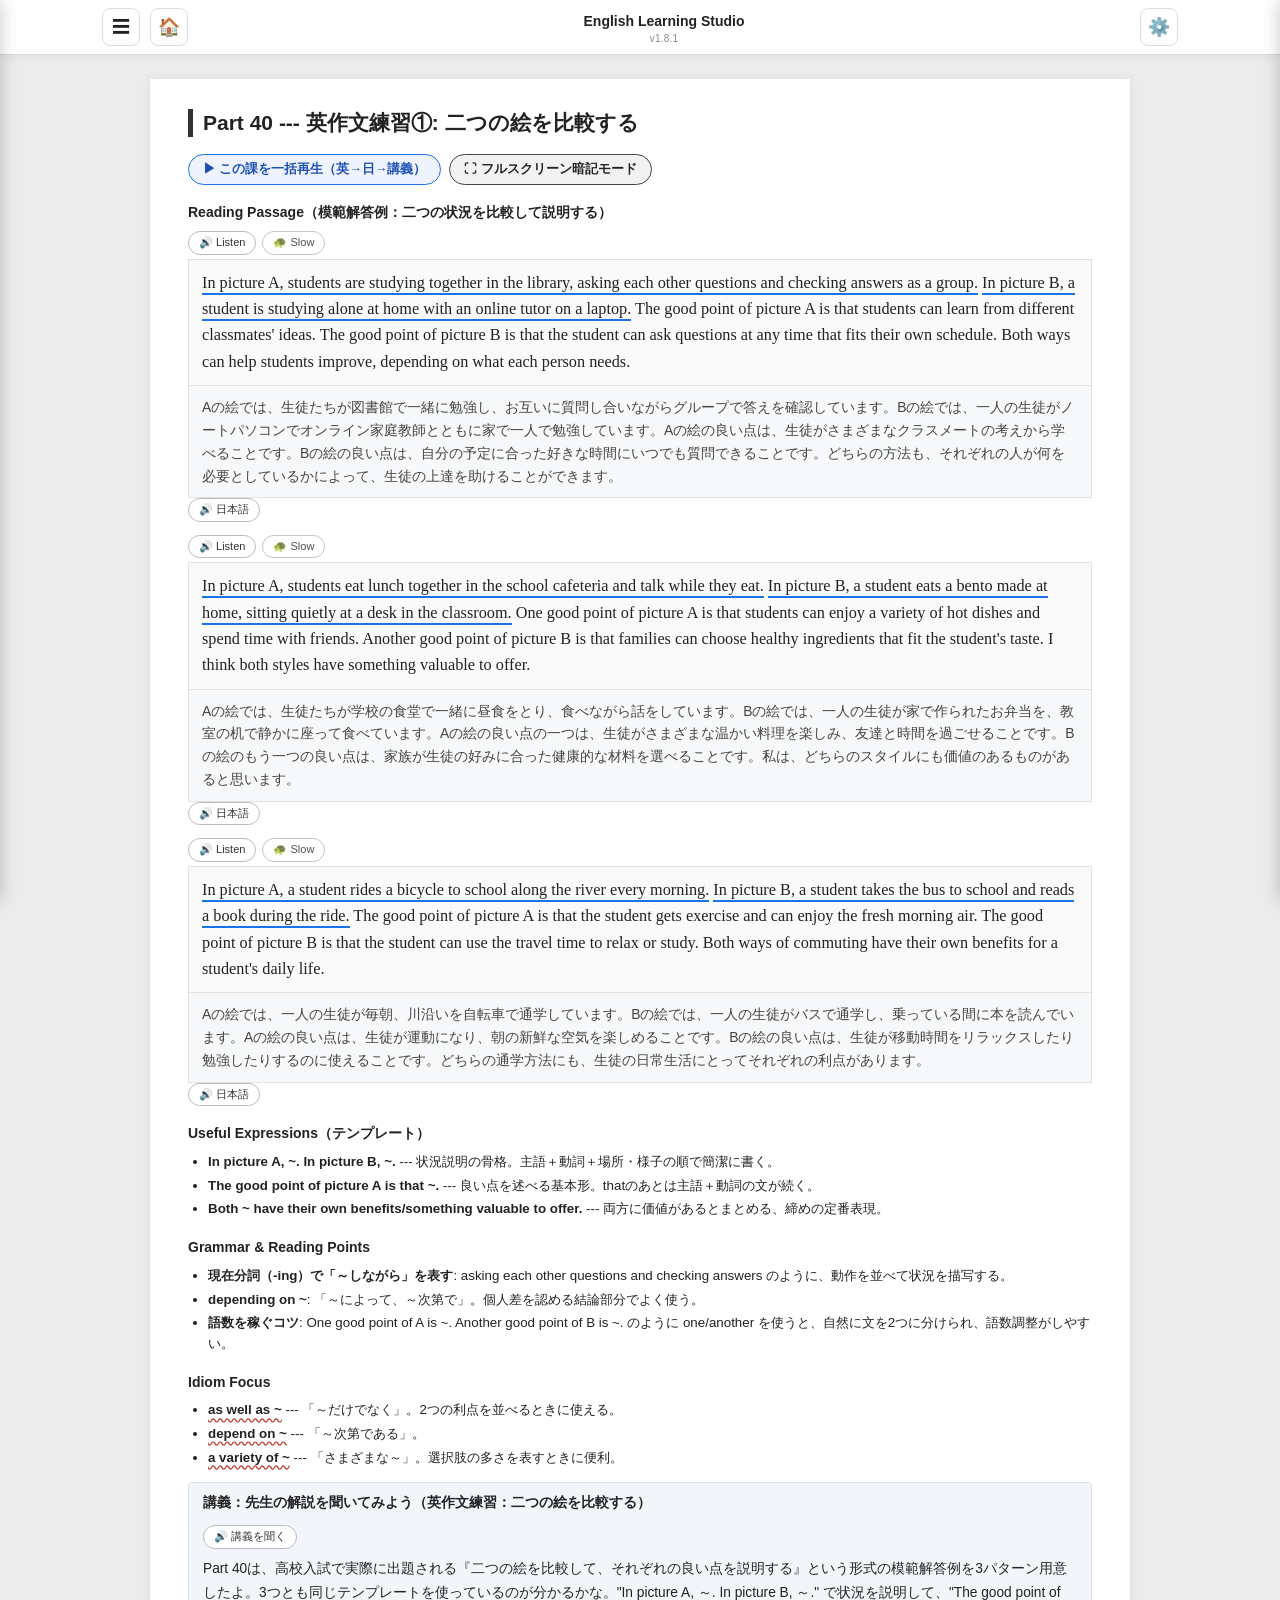
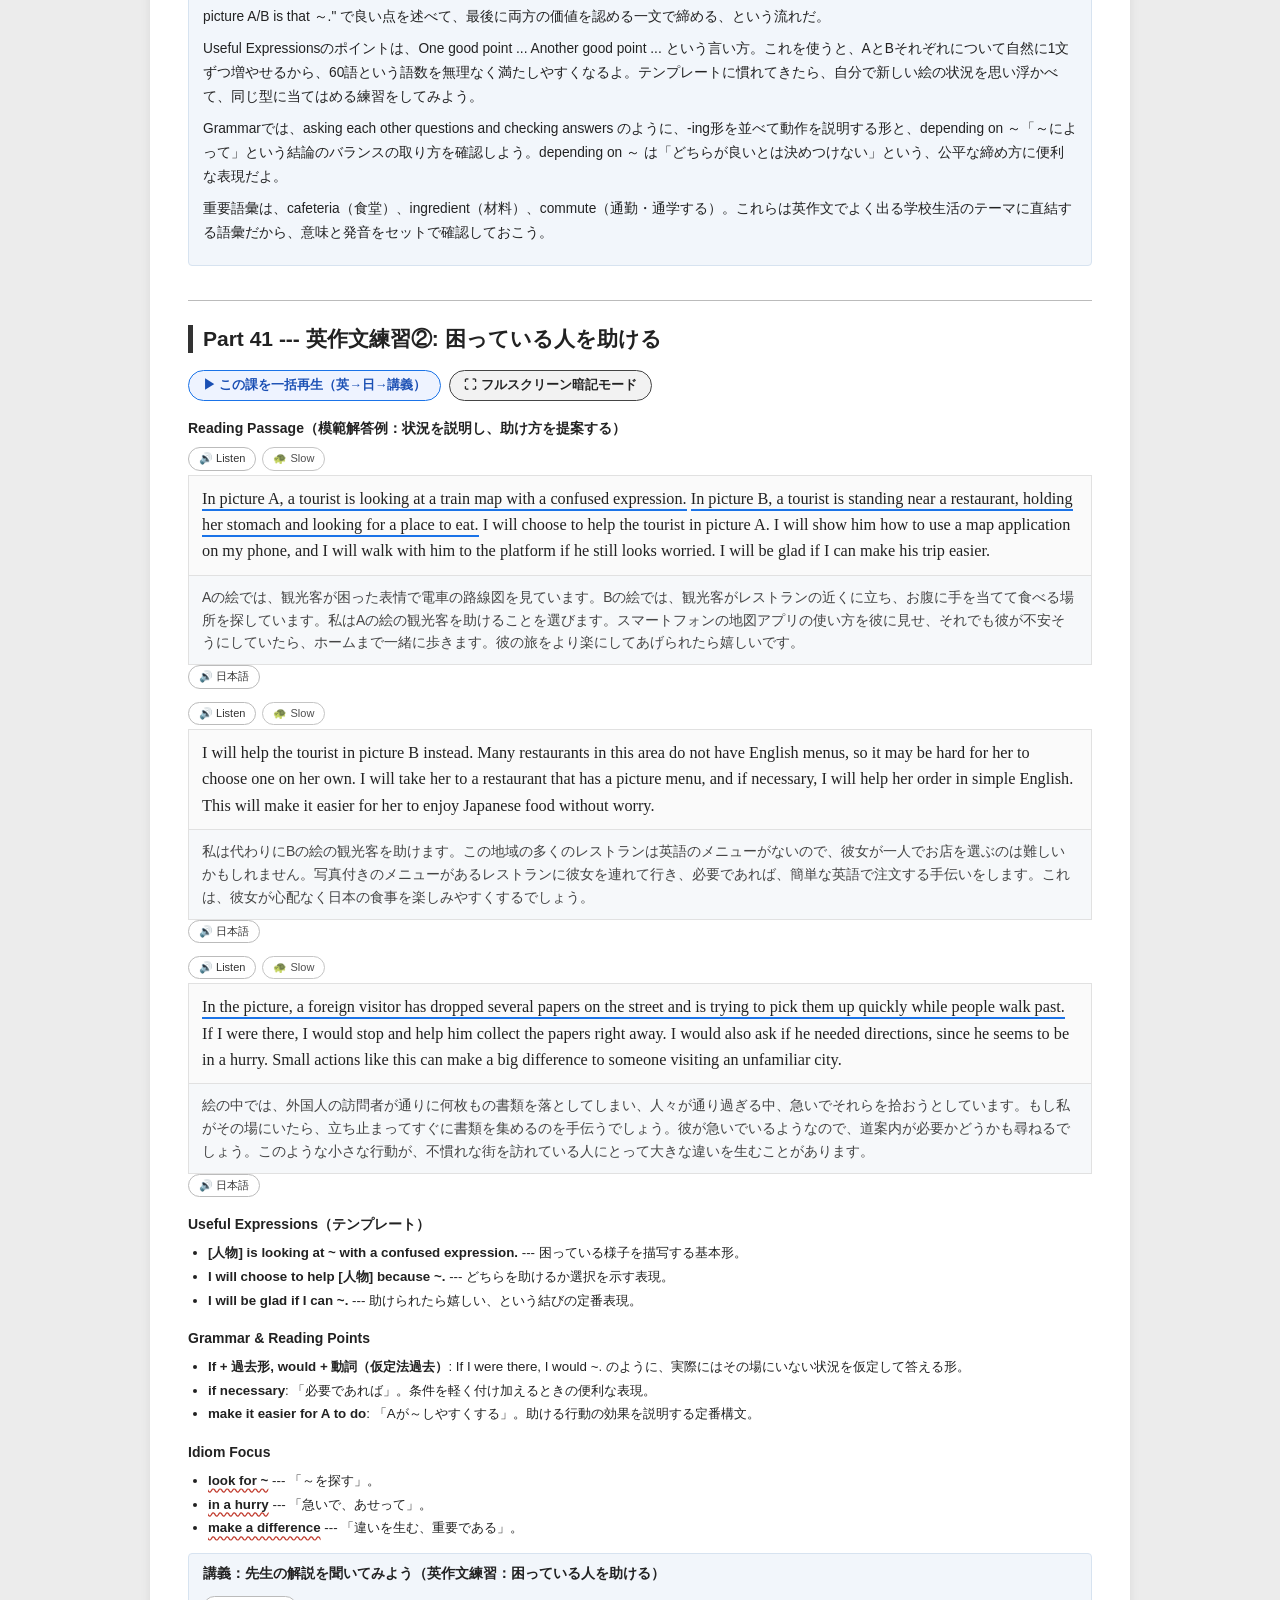
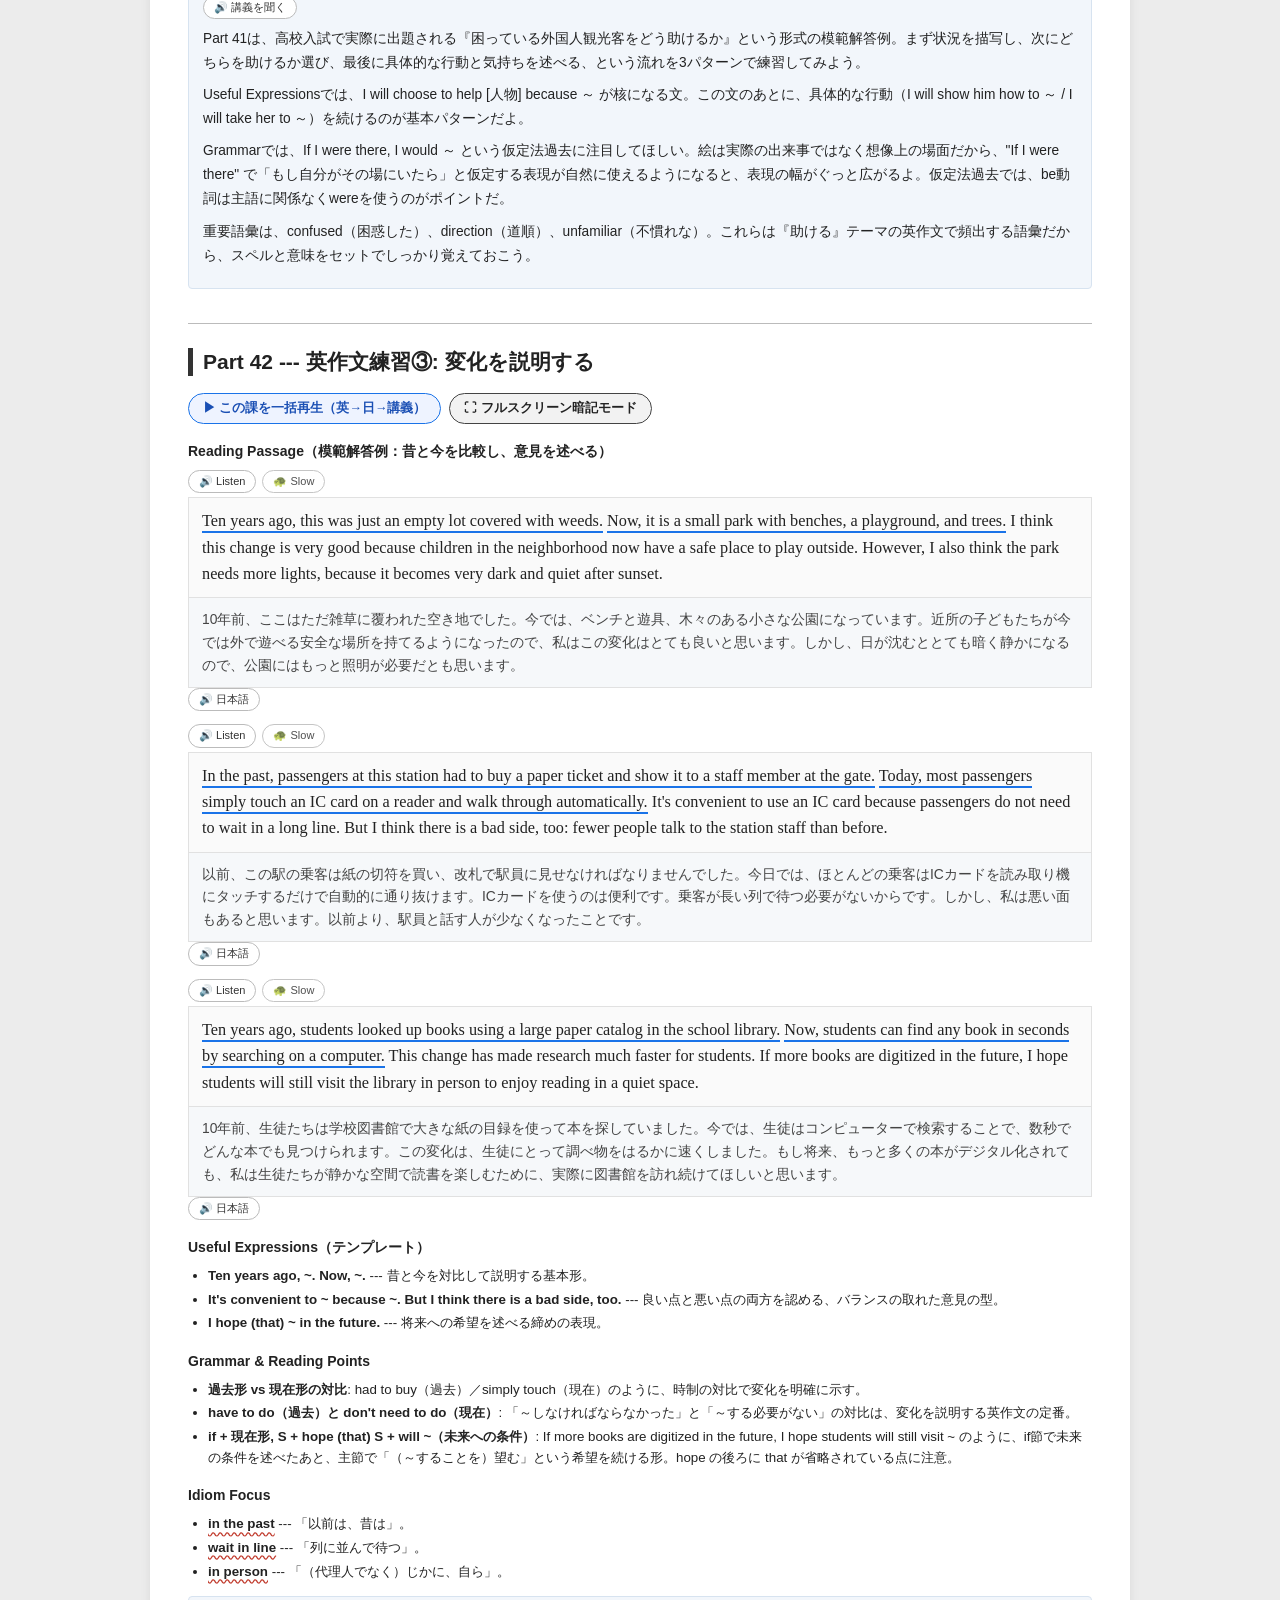
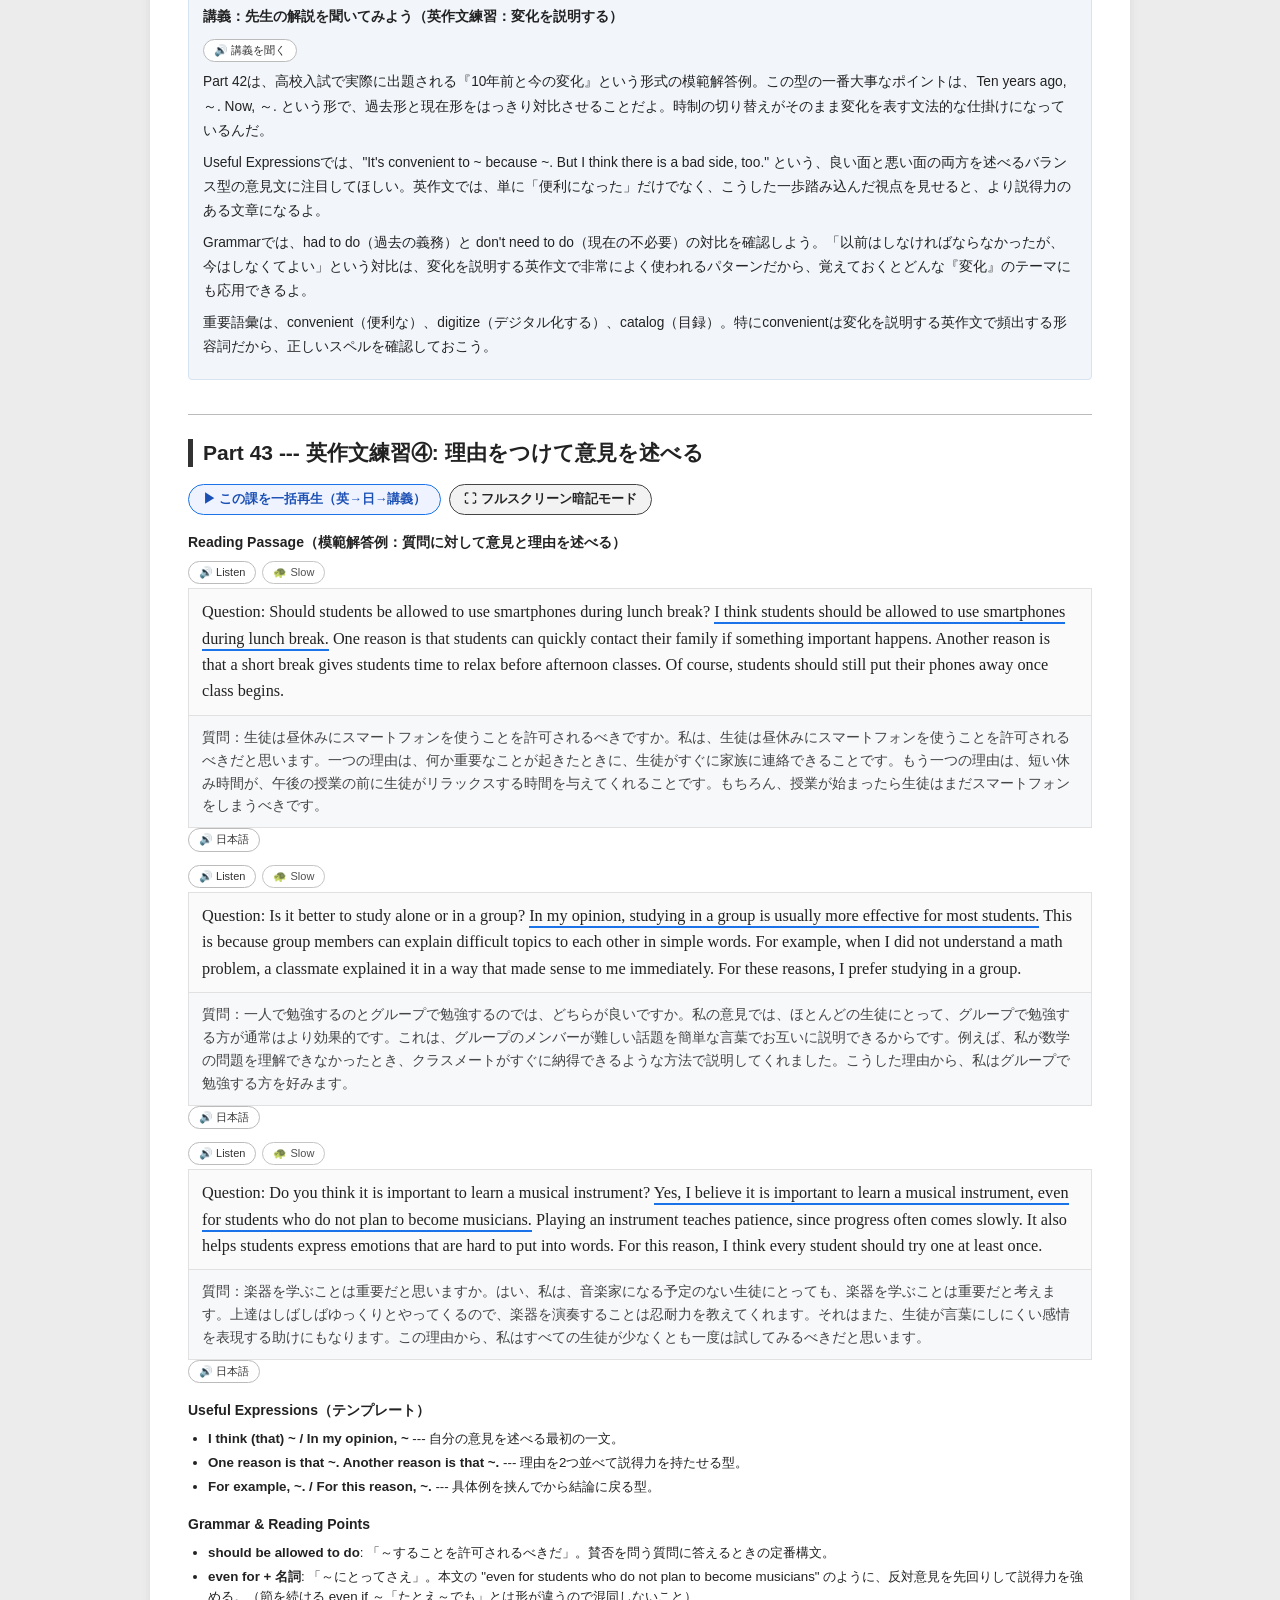
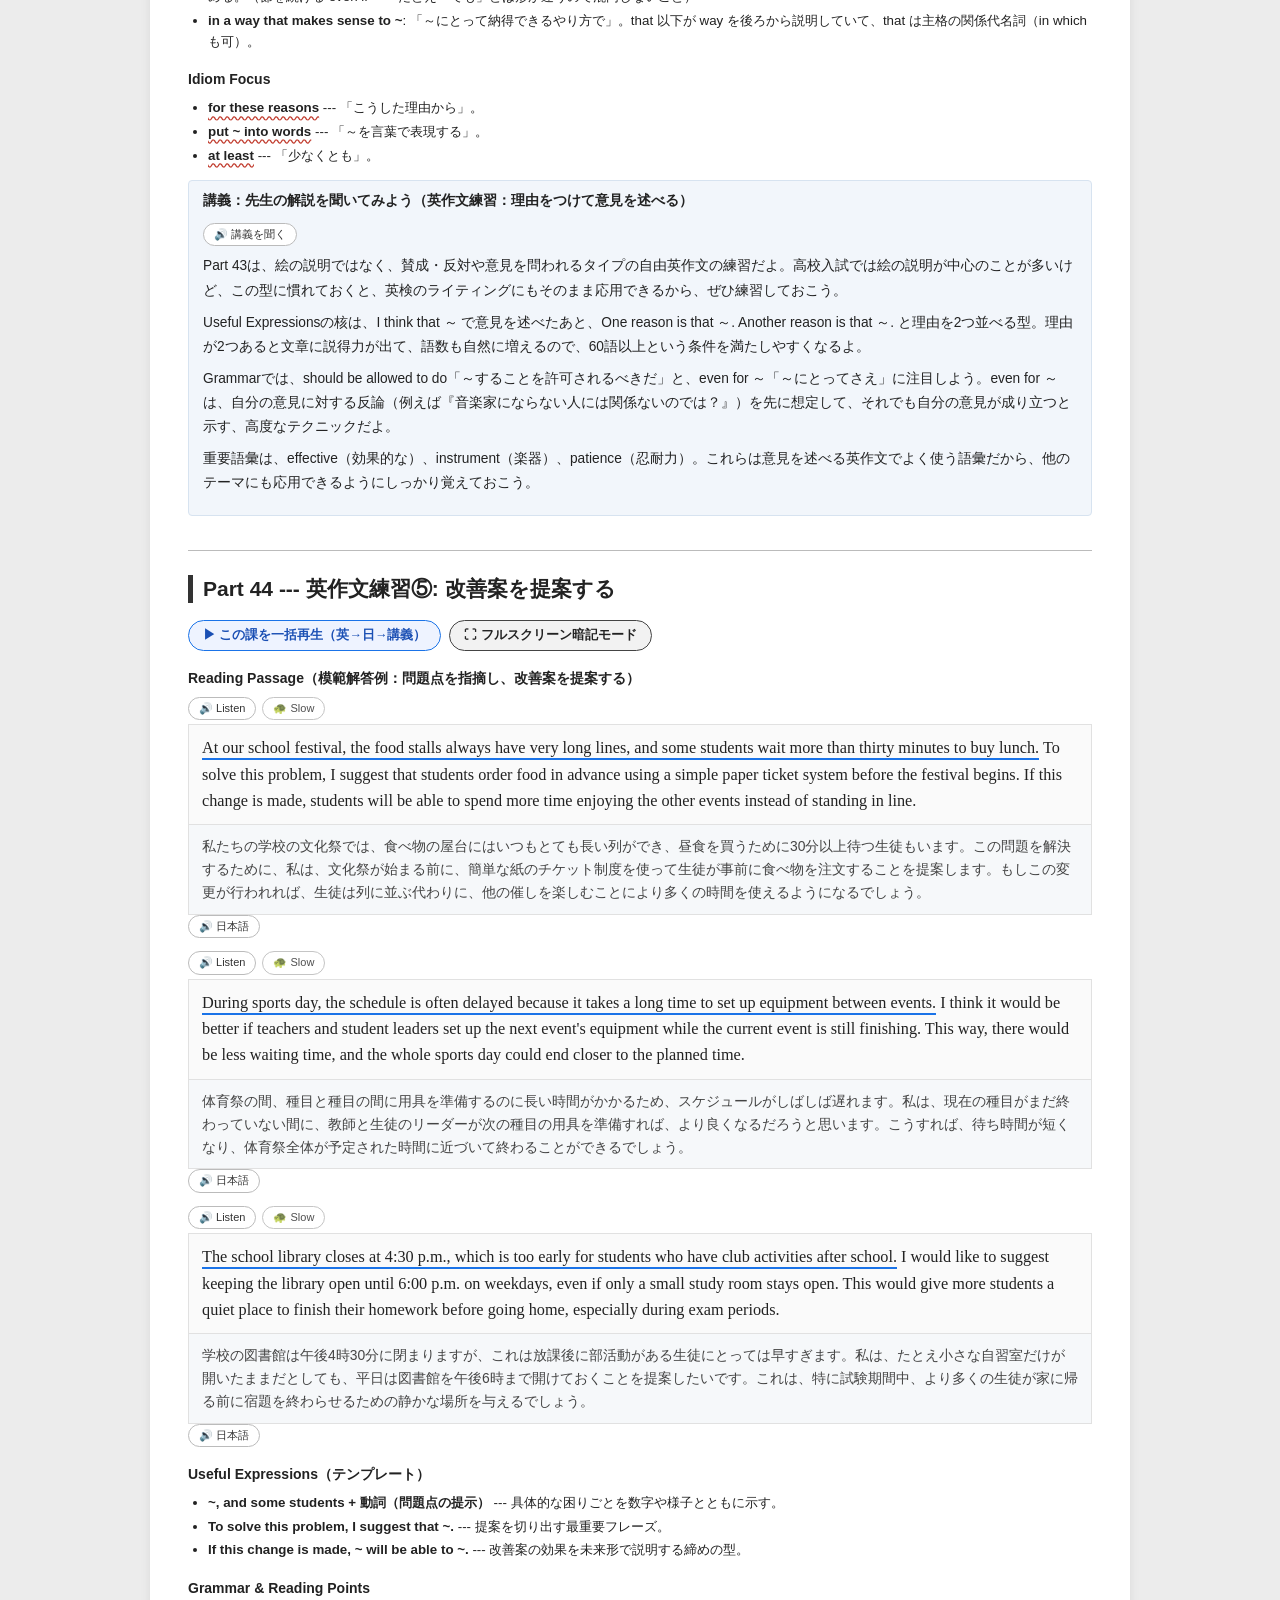
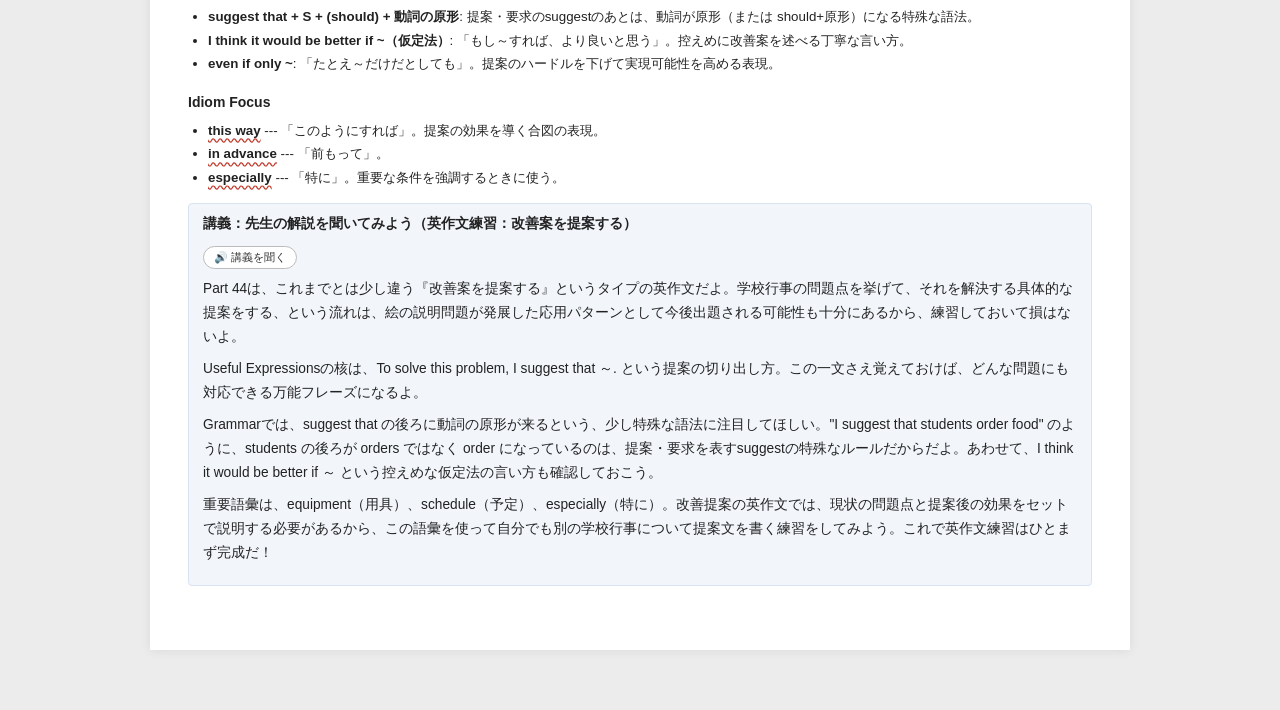
<file: reading-4.html>
<!DOCTYPE html>

<html lang="ja">
<head>
<meta charset="utf-8"/>
<meta content="width=device-width, initial-scale=1, viewport-fit=cover" name="viewport"/>
<title>英作文練習 Part40-44｜English Learning Studio</title>
<meta content="状況説明・意見表明・理由づけの型を身につける英作文トレーニング教材。" name="description"/>
<meta content="index,follow" name="robots"/>
<link href="https://egoaid.github.io/English-Vocabulary/reading-4.html" rel="canonical"/>
<meta content="ja_JP" property="og:locale"/>
<meta content="https://egoaid.github.io/English-Vocabulary/reading-4.html" property="og:url"/>
<meta content="英作文練習 Part40-44｜English Learning Studio" property="og:title"/>
<meta content="状況説明・意見表明・理由づけの型を身につける英作文トレーニング教材。" property="og:description"/>
<meta content="website" property="og:type"/>
<meta content="English Learning Studio" property="og:site_name"/>
<meta content="https://egoaid.github.io/English-Vocabulary/icons/og-image.png" property="og:image"/>
<meta content="1200" property="og:image:width"/>
<meta content="630" property="og:image:height"/>
<meta content="summary_large_image" name="twitter:card"/>
<meta content="英作文練習 Part40-44｜English Learning Studio" name="twitter:title"/>
<meta content="状況説明・意見表明・理由づけの型を身につける英作文トレーニング教材。" name="twitter:description"/>
<meta content="https://egoaid.github.io/English-Vocabulary/icons/og-image.png" name="twitter:image"/>
<link href="manifest.json" rel="manifest"/>
<meta content="#222222" name="theme-color"/>
<meta content="yes" name="mobile-web-app-capable"/>
<meta content="yes" name="apple-mobile-web-app-capable"/>
<meta content="default" name="apple-mobile-web-app-status-bar-style"/>
<meta content="English Studio" name="apple-mobile-web-app-title"/>
<link href="icons/apple-touch-icon-180.png" rel="apple-touch-icon"/>
<link href="icons/favicon-32.png" rel="icon" sizes="32x32" type="image/png"/>
<link href="icons/favicon-16.png" rel="icon" sizes="16x16" type="image/png"/>
<link href="icons/icon-192.png" rel="icon" sizes="192x192" type="image/png"/>
<link href="icons/icon-512.png" rel="icon" sizes="512x512" type="image/png"/>
<link rel="stylesheet" href="styles.css"/>
<script type="application/ld+json">
{
  "@context": "https://schema.org",
  "@type": "LearningResource",
  "name": "英作文練習 Part40-44",
  "description": "状況説明・意見表明・理由づけの型を身につける英作文トレーニング教材。",
  "url": "https://egoaid.github.io/English-Vocabulary/reading-4.html",
  "inLanguage": "en",
  "isPartOf": { "@type": "WebSite", "url": "https://egoaid.github.io/English-Vocabulary/" },
  "isAccessibleForFree": true,
  "learningResourceType": "Writing exercise",
  "educationalLevel": "High school"
}
</script>
</head>
<body>
<header class="screen-header">
<div class="screen-header-inner">
<button class="icon-btn" id="sidebarToggle" aria-label="目次を開く" title="目次">
<span class="icon-bars">&#9776;</span>
</button>
<a class="icon-btn" href="index.html" aria-label="ホーム（目次）" title="ホーム（目次）">🏠</a>
<strong class="app-title">English Learning Studio</strong>
<button class="icon-btn" id="settingsToggle" aria-label="設定を開く" title="設定">&#9881;&#65039;</button>
</div>
</header>

<div class="sidebar-backdrop" id="sidebarBackdrop"></div>
<aside class="sidebar" id="sidebar" aria-hidden="true">
<div class="sidebar-header">
<span>目次</span>
<button class="icon-btn" id="sidebarClose" aria-label="閉じる">&#10005;</button>
</div>
<nav class="sidebar-list" aria-label="Parts">
<a href="index.html" class="sidebar-link home-link"><span class="sidebar-num">&#127968;</span><span class="sidebar-title">ホーム（目次）</span></a>
<div class="sidebar-group-label">Part 1&ndash;29：時事・社会トピック読解</div>
<a href="reading-1.html#part-01" class="sidebar-link" data-target="part-01" data-file="reading-1.html"><span class="sidebar-num">01</span><span class="sidebar-title">Generative AI and English Learning</span></a>
<a href="reading-1.html#part-02" class="sidebar-link" data-target="part-02" data-file="reading-1.html"><span class="sidebar-num">02</span><span class="sidebar-title">Power Crisis and Renewable Energy</span></a>
<a href="reading-1.html#part-03" class="sidebar-link" data-target="part-03" data-file="reading-1.html"><span class="sidebar-num">03</span><span class="sidebar-title">Climate Change and Global Sustainability</span></a>
<a href="reading-1.html#part-04" class="sidebar-link" data-target="part-04" data-file="reading-1.html"><span class="sidebar-num">04</span><span class="sidebar-title">International Law and the Rule of Law</span></a>
<a href="reading-1.html#part-05" class="sidebar-link" data-target="part-05" data-file="reading-1.html"><span class="sidebar-num">05</span><span class="sidebar-title">Marriage Equality and Equal Rights</span></a>
<a href="reading-1.html#part-06" class="sidebar-link" data-target="part-06" data-file="reading-1.html"><span class="sidebar-num">06</span><span class="sidebar-title">Imperial Succession and Constitutional Monarchy</span></a>
<a href="reading-1.html#part-07" class="sidebar-link" data-target="part-07" data-file="reading-1.html"><span class="sidebar-num">07</span><span class="sidebar-title">Autonomous Weapons and Drone Warfare</span></a>
<a href="reading-1.html#part-08" class="sidebar-link" data-target="part-08" data-file="reading-1.html"><span class="sidebar-num">08</span><span class="sidebar-title">Korea-Japan Relations and Historical Memory</span></a>
<a href="reading-1.html#part-09" class="sidebar-link" data-target="part-09" data-file="reading-1.html"><span class="sidebar-num">09</span><span class="sidebar-title">China-Japan Relations and Economic Interdependence</span></a>
<a href="reading-1.html#part-10" class="sidebar-link" data-target="part-10" data-file="reading-1.html"><span class="sidebar-num">10</span><span class="sidebar-title">Nuclear Policy and Japan's Constitutional Debate</span></a>
<a href="reading-1.html#part-11" class="sidebar-link" data-target="part-11" data-file="reading-1.html"><span class="sidebar-num">11</span><span class="sidebar-title">Demographic Decline and an Aging Society</span></a>
<a href="reading-1.html#part-12" class="sidebar-link" data-target="part-12" data-file="reading-1.html"><span class="sidebar-num">12</span><span class="sidebar-title">Healthcare System Reform and Medical Challenges</span></a>
<a href="reading-1.html#part-13" class="sidebar-link" data-target="part-13" data-file="reading-1.html"><span class="sidebar-num">13</span><span class="sidebar-title">Childcare Support and Family Policy</span></a>
<a href="reading-1.html#part-14" class="sidebar-link" data-target="part-14" data-file="reading-1.html"><span class="sidebar-num">14</span><span class="sidebar-title">Hate Speech and Online Harassment</span></a>
<a href="reading-1.html#part-15" class="sidebar-link" data-target="part-15" data-file="reading-1.html"><span class="sidebar-num">15</span><span class="sidebar-title">Social Media and Political Polarization</span></a>
<a href="reading-1.html#part-16" class="sidebar-link" data-target="part-16" data-file="reading-1.html"><span class="sidebar-num">16</span><span class="sidebar-title">Democratic Backsliding and Authoritarianism</span></a>
<a href="reading-1.html#part-17" class="sidebar-link" data-target="part-17" data-file="reading-1.html"><span class="sidebar-num">17</span><span class="sidebar-title">Terrorism and National Security Responses</span></a>
<a href="reading-1.html#part-18" class="sidebar-link" data-target="part-18" data-file="reading-1.html"><span class="sidebar-num">18</span><span class="sidebar-title">Refugee Crisis and Humanitarian Obligations</span></a>
<a href="reading-1.html#part-19" class="sidebar-link" data-target="part-19" data-file="reading-1.html"><span class="sidebar-num">19</span><span class="sidebar-title">Labor Exploitation and Supply Chain Ethics</span></a>
<a href="reading-1.html#part-20" class="sidebar-link" data-target="part-20" data-file="reading-1.html"><span class="sidebar-num">20</span><span class="sidebar-title">Pandemic Preparedness and Public Health Resilience</span></a>
<a href="reading-1.html#part-21" class="sidebar-link" data-target="part-21" data-file="reading-1.html"><span class="sidebar-num">21</span><span class="sidebar-title">Mental Health and Psychological Resilience</span></a>
<a href="reading-1.html#part-22" class="sidebar-link" data-target="part-22" data-file="reading-1.html"><span class="sidebar-num">22</span><span class="sidebar-title">Automation, AI, and the Future of Work</span></a>
<a href="reading-1.html#part-23" class="sidebar-link" data-target="part-23" data-file="reading-1.html"><span class="sidebar-num">23</span><span class="sidebar-title">Space Exploration and International Cooperation</span></a>
<a href="reading-1.html#part-24" class="sidebar-link" data-target="part-24" data-file="reading-1.html"><span class="sidebar-num">24</span><span class="sidebar-title">Wealth Inequality and Economic Opportunity</span></a>
<a href="reading-1.html#part-25" class="sidebar-link" data-target="part-25" data-file="reading-1.html"><span class="sidebar-num">25</span><span class="sidebar-title">Language Diversity and Endangered Languages</span></a>
<a href="reading-1.html#part-26" class="sidebar-link" data-target="part-26" data-file="reading-1.html"><span class="sidebar-num">26</span><span class="sidebar-title">Study Abroad and Global Citizenship</span></a>
<a href="reading-1.html#part-27" class="sidebar-link" data-target="part-27" data-file="reading-1.html"><span class="sidebar-num">27</span><span class="sidebar-title">Ocean Conservation and Plastic Pollution</span></a>
<a href="reading-1.html#part-28" class="sidebar-link" data-target="part-28" data-file="reading-1.html"><span class="sidebar-num">28</span><span class="sidebar-title">Artificial Intelligence, Copyright, and Creative Work</span></a>
<a href="reading-1.html#part-29" class="sidebar-link" data-target="part-29" data-file="reading-1.html"><span class="sidebar-num">29</span><span class="sidebar-title">Gender Gap in the Workplace</span></a>
<div class="sidebar-group-label">Part 30&ndash;34：物語文</div>
<a href="reading-2.html#part-30" class="sidebar-link" data-target="part-30" data-file="reading-2.html"><span class="sidebar-num">30</span><span class="sidebar-title">物語文: Two Ways of Solving a Problem</span></a>
<a href="reading-2.html#part-31" class="sidebar-link" data-target="part-31" data-file="reading-2.html"><span class="sidebar-num">31</span><span class="sidebar-title">物語文: Finding a New Interest</span></a>
<a href="reading-2.html#part-32" class="sidebar-link" data-target="part-32" data-file="reading-2.html"><span class="sidebar-num">32</span><span class="sidebar-title">物語文: The Late Bicycle</span></a>
<a href="reading-2.html#part-33" class="sidebar-link" data-target="part-33" data-file="reading-2.html"><span class="sidebar-num">33</span><span class="sidebar-title">物語文: The Mosaic That Wouldn't Come Together</span></a>
<a href="reading-2.html#part-34" class="sidebar-link" data-target="part-34" data-file="reading-2.html"><span class="sidebar-num">34</span><span class="sidebar-title">物語文: A Question She Couldn't Answer</span></a>
<div class="sidebar-group-label">Part 35&ndash;39：論説文解釈</div>
<a href="reading-3.html#part-35" class="sidebar-link" data-target="part-35" data-file="reading-3.html"><span class="sidebar-num">35</span><span class="sidebar-title">論説文読解①: 対比・逆接の接続語</span></a>
<a href="reading-3.html#part-36" class="sidebar-link" data-target="part-36" data-file="reading-3.html"><span class="sidebar-num">36</span><span class="sidebar-title">論説文読解②: 因果関係の接続語</span></a>
<a href="reading-3.html#part-37" class="sidebar-link" data-target="part-37" data-file="reading-3.html"><span class="sidebar-num">37</span><span class="sidebar-title">論説文読解③: 追加の接続語</span></a>
<a href="reading-3.html#part-38" class="sidebar-link" data-target="part-38" data-file="reading-3.html"><span class="sidebar-num">38</span><span class="sidebar-title">論説文読解④: 言い換え・具体例の接続語</span></a>
<a href="reading-3.html#part-39" class="sidebar-link" data-target="part-39" data-file="reading-3.html"><span class="sidebar-num">39</span><span class="sidebar-title">論説文読解⑤: NOT型設問と文整序の総まとめ</span></a>
<div class="sidebar-group-label">Part 40&ndash;44：英作文練習</div>
<a href="reading-4.html#part-40" class="sidebar-link" data-target="part-40" data-file="reading-4.html"><span class="sidebar-num">40</span><span class="sidebar-title">英作文練習①: 二つの絵を比較する</span></a>
<a href="reading-4.html#part-41" class="sidebar-link" data-target="part-41" data-file="reading-4.html"><span class="sidebar-num">41</span><span class="sidebar-title">英作文練習②: 困っている人を助ける</span></a>
<a href="reading-4.html#part-42" class="sidebar-link" data-target="part-42" data-file="reading-4.html"><span class="sidebar-num">42</span><span class="sidebar-title">英作文練習③: 変化を説明する</span></a>
<a href="reading-4.html#part-43" class="sidebar-link" data-target="part-43" data-file="reading-4.html"><span class="sidebar-num">43</span><span class="sidebar-title">英作文練習④: 理由をつけて意見を述べる</span></a>
<a href="reading-4.html#part-44" class="sidebar-link" data-target="part-44" data-file="reading-4.html"><span class="sidebar-num">44</span><span class="sidebar-title">英作文練習⑤: 改善案を提案する</span></a>
<div class="sidebar-group-label">Part 45&ndash;49：リスニング対策</div>
<a href="reading-5.html#part-45" class="sidebar-link" data-target="part-45" data-file="reading-5.html"><span class="sidebar-num">45</span><span class="sidebar-title">リスニング対策①: 複数条件からの絞り込み</span></a>
<a href="reading-5.html#part-46" class="sidebar-link" data-target="part-46" data-file="reading-5.html"><span class="sidebar-num">46</span><span class="sidebar-title">リスニング対策②: 予定の調整と変更</span></a>
<a href="reading-5.html#part-47" class="sidebar-link" data-target="part-47" data-file="reading-5.html"><span class="sidebar-num">47</span><span class="sidebar-title">リスニング対策③: 施設・サービスの案内</span></a>
<a href="reading-5.html#part-48" class="sidebar-link" data-target="part-48" data-file="reading-5.html"><span class="sidebar-num">48</span><span class="sidebar-title">リスニング対策④: 順序・手順の説明</span></a>
<a href="reading-5.html#part-49" class="sidebar-link" data-target="part-49" data-file="reading-5.html"><span class="sidebar-num">49</span><span class="sidebar-title">リスニング対策⑤: 説明モノローグと例外情報</span></a>
<div class="sidebar-group-label">Part 50：重要英単語ランク表</div>
<a href="vocab-words.html#part-50" class="sidebar-link" data-target="part-50" data-file="vocab-words.html"><span class="sidebar-num">50</span><span class="sidebar-title">重要英単語ランク表（全2762語）</span></a>
<div class="sidebar-group-label">Part 51：重要熟語・イディオムランク表</div>
<a href="vocab-idioms.html#part-51" class="sidebar-link" data-target="part-51" data-file="vocab-idioms.html"><span class="sidebar-num">51</span><span class="sidebar-title">重要熟語・イディオムランク表（全1235熟語）</span></a>
<div class="sidebar-group-label">Part 52&ndash;56：日常会話・メッセージ</div>
<a href="reading-6.html#part-52" class="sidebar-link" data-target="part-52" data-file="reading-6.html"><span class="sidebar-num">52</span><span class="sidebar-title">日常会話: Deciding on Weekend Plans</span></a>
<a href="reading-6.html#part-53" class="sidebar-link" data-target="part-53" data-file="reading-6.html"><span class="sidebar-num">53</span><span class="sidebar-title">日常会話: Cheering Up a Friend</span></a>
<a href="reading-6.html#part-54" class="sidebar-link" data-target="part-54" data-file="reading-6.html"><span class="sidebar-num">54</span><span class="sidebar-title">日常会話: Clearing Up a Misunderstanding</span></a>
<a href="reading-6.html#part-55" class="sidebar-link" data-target="part-55" data-file="reading-6.html"><span class="sidebar-num">55</span><span class="sidebar-title">メッセージ: Running a Little Late</span></a>
<a href="reading-6.html#part-56" class="sidebar-link" data-target="part-56" data-file="reading-6.html"><span class="sidebar-num">56</span><span class="sidebar-title">メッセージ: Inviting a Friend</span></a>
<div class="sidebar-group-label">Part 57&ndash;60：Eメール・人物紹介</div>
<a href="reading-7.html#part-57" class="sidebar-link" data-target="part-57" data-file="reading-7.html"><span class="sidebar-num">57</span><span class="sidebar-title">Eメール: A Request to Reschedule</span></a>
<a href="reading-7.html#part-58" class="sidebar-link" data-target="part-58" data-file="reading-7.html"><span class="sidebar-num">58</span><span class="sidebar-title">Eメール: A Thank-You Email After a Homestay</span></a>
<a href="reading-7.html#part-59" class="sidebar-link" data-target="part-59" data-file="reading-7.html"><span class="sidebar-num">59</span><span class="sidebar-title">人物紹介: From a Curious Boy to a Marine Biologist</span></a>
<a href="reading-7.html#part-60" class="sidebar-link" data-target="part-60" data-file="reading-7.html"><span class="sidebar-num">60</span><span class="sidebar-title">人物紹介: Building a Career in Clean Energy</span></a>
<div class="sidebar-group-label">Part 61&ndash;64：個人的エッセイ・インタビュー</div>
<a href="reading-8.html#part-61" class="sidebar-link" data-target="part-61" data-file="reading-8.html"><span class="sidebar-num">61</span><span class="sidebar-title">個人的エッセイ: The Day I Changed My Mind About Working Alone</span></a>
<a href="reading-8.html#part-62" class="sidebar-link" data-target="part-62" data-file="reading-8.html"><span class="sidebar-num">62</span><span class="sidebar-title">個人的エッセイ: What My Little Sister Taught Me About Patience</span></a>
<a href="reading-8.html#part-63" class="sidebar-link" data-target="part-63" data-file="reading-8.html"><span class="sidebar-num">63</span><span class="sidebar-title">インタビュー: A Pastry Chef's Story</span></a>
<a href="reading-8.html#part-64" class="sidebar-link" data-target="part-64" data-file="reading-8.html"><span class="sidebar-num">64</span><span class="sidebar-title">インタビュー: A Wheelchair Basketball Player's Story</span></a>
<div class="sidebar-group-label">Part 65&ndash;68：アート・旅行と文化紹介</div>
<a href="reading-9.html#part-65" class="sidebar-link" data-target="part-65" data-file="reading-9.html"><span class="sidebar-num">65</span><span class="sidebar-title">アート: The Painting I Almost Didn't Finish</span></a>
<a href="reading-9.html#part-66" class="sidebar-link" data-target="part-66" data-file="reading-9.html"><span class="sidebar-num">66</span><span class="sidebar-title">アート: Why I Draw the Same Mountain Every Year</span></a>
<a href="reading-9.html#part-67" class="sidebar-link" data-target="part-67" data-file="reading-9.html"><span class="sidebar-num">67</span><span class="sidebar-title">旅行・文化紹介: A Weekend in Kanazawa</span></a>
<a href="reading-9.html#part-68" class="sidebar-link" data-target="part-68" data-file="reading-9.html"><span class="sidebar-num">68</span><span class="sidebar-title">旅行・文化紹介: Visiting a Night Market in Taiwan</span></a>
<div class="sidebar-group-label">Part 69&ndash;71：科学レポート・How-to</div>
<a href="reading-10.html#part-69" class="sidebar-link" data-target="part-69" data-file="reading-10.html"><span class="sidebar-num">69</span><span class="sidebar-title">科学レポート: Why Do Cats Purr?</span></a>
<a href="reading-10.html#part-70" class="sidebar-link" data-target="part-70" data-file="reading-10.html"><span class="sidebar-num">70</span><span class="sidebar-title">科学レポート: The Memory Experiment</span></a>
<a href="reading-10.html#part-71" class="sidebar-link" data-target="part-71" data-file="reading-10.html"><span class="sidebar-num">71</span><span class="sidebar-title">How-to: Starting a Small Vegetable Garden</span></a>
<div class="sidebar-group-label">Part 72&ndash;79：英検2級レベル 実戦読解・リスニング</div>
<a href="reading-11.html#part-72" class="sidebar-link" data-target="part-72" data-file="reading-11.html"><span class="sidebar-num">72</span><span class="sidebar-title">Eメール: A Request to Book the Community Hall</span></a>
<a href="reading-11.html#part-73" class="sidebar-link" data-target="part-73" data-file="reading-11.html"><span class="sidebar-num">73</span><span class="sidebar-title">論説文（心理学）: The Reason a Familiar Face Feels Trustworthy</span></a>
<a href="reading-11.html#part-74" class="sidebar-link" data-target="part-74" data-file="reading-11.html"><span class="sidebar-num">74</span><span class="sidebar-title">論説文（技術と社会）: A Water Bottle That Refuses to Become Trash</span></a>
<a href="reading-11.html#part-75" class="sidebar-link" data-target="part-75" data-file="reading-11.html"><span class="sidebar-num">75</span><span class="sidebar-title">英検形式ライティング: A Model Opinion Essay</span></a>
<a href="reading-11.html#part-76" class="sidebar-link" data-target="part-76" data-file="reading-11.html"><span class="sidebar-num">76</span><span class="sidebar-title">リスニング対策: Covering a Client Meeting</span></a>
<a href="reading-11.html#part-77" class="sidebar-link" data-target="part-77" data-file="reading-11.html"><span class="sidebar-num">77</span><span class="sidebar-title">熟語・語彙まとめ: Getting Ready for Exam Day</span></a>
<a href="reading-11.html#part-78" class="sidebar-link" data-target="part-78" data-file="reading-11.html"><span class="sidebar-num">78</span><span class="sidebar-title">リスニング対策（モノローグ型）: Three Short Stories</span></a>
<a href="reading-11.html#part-79" class="sidebar-link" data-target="part-79" data-file="reading-11.html"><span class="sidebar-num">79</span><span class="sidebar-title">リスニング対策（電話・接客）: Changing a Hotel Reservation</span></a>
<div class="sidebar-group-label">Part 80&ndash;82：英検2級レベル 本番形式 実戦問題</div>
<a href="quiz.html" class="sidebar-link" data-target="quizApp" data-file="quiz.html"><span class="sidebar-num">80</span><span class="sidebar-title">語彙・熟語の4択問題、読解の4択問題（制限時間つき・成績記録つき）</span></a>
<div class="sidebar-group-label">Part 83&ndash;85：High School Entrance English 実戦トレーニング</div>
<a href="quiz.html#quizGroupHs" class="sidebar-link" data-target="quizGroupHs" data-file="quiz.html"><span class="sidebar-num">83</span><span class="sidebar-title">リスニング＆情報選択（複数選択つき）</span></a>
<a href="quiz.html#quizGroupHs" class="sidebar-link" data-target="quizGroupHs" data-file="quiz.html"><span class="sidebar-num">84</span><span class="sidebar-title">読解・推論（並べ替えつき）</span></a>
<a href="quiz.html#quizGroupHs" class="sidebar-link" data-target="quizGroupHs" data-file="quiz.html"><span class="sidebar-num">85</span><span class="sidebar-title">英作文（チップ組み立て・60語）</span></a>
</nav>
</aside>

<div class="settings-backdrop" id="settingsBackdrop"></div>
<aside class="settings-panel" id="settingsPanel" aria-hidden="true">
<div class="settings-header">
<span>設定</span>
<button class="icon-btn" id="settingsClose" aria-label="閉じる">&#10005;</button>
</div>
<div class="settings-body">
<button class="settings-btn" id="manualOpenBtn">&#128214; 使い方マニュアル</button>
<button class="settings-btn" id="printBtn">&#128424;&#65039; A4で印刷する</button>
<div class="settings-item">
<label for="rateSlider">読み上げ速度（英語・通常ボタン）</label>
<input id="rateSlider" max="1.1" min="0.5" step="0.05" type="range" value="0.92"/>
<span class="settings-value" id="rateValue">0.92</span>
</div>
<div class="settings-item">
<label for="slowRateSlider">読み上げ速度（英語・ゆっくりボタン）</label>
<input id="slowRateSlider" max="0.9" min="0.3" step="0.05" type="range" value="0.6"/>
<span class="settings-value" id="slowRateValue">0.60</span>
</div>
<div class="settings-item voice-select-item" id="maleVoiceSettingItem" style="display:none;">
<label for="maleVoiceSelect">英語・男性の声</label>
<select id="maleVoiceSelect"></select>
<p class="settings-hint">Microsoft Online Natural音声（利用できる場合のみ表示）</p>
</div>
<div class="settings-item voice-select-item" id="femaleVoiceSettingItem" style="display:none;">
<label for="femaleVoiceSelect">英語・女性の声</label>
<select id="femaleVoiceSelect"></select>
<p class="settings-hint">Microsoft Online Natural音声（利用できる場合のみ表示）</p>
</div>
<div class="settings-item voice-select-item" id="japaneseMaleVoiceSettingItem" style="display:none;">
<label for="japaneseMaleVoiceSelect">日本語・男性の声</label>
<select id="japaneseMaleVoiceSelect"></select>
<p class="settings-hint">Microsoft Online Natural音声（利用できる場合のみ表示）</p>
</div>
<div class="settings-item voice-select-item" id="japaneseFemaleVoiceSettingItem" style="display:none;">
<label for="japaneseFemaleVoiceSelect">日本語・女性の声</label>
<select id="japaneseFemaleVoiceSelect"></select>
<p class="settings-hint">Microsoft Online Natural音声（利用できる場合のみ表示）</p>
</div>
<div class="settings-item settings-checkbox">
<label><input id="darkModeToggle" type="checkbox"/> ダークモード</label>
</div>
<div class="settings-item">
<label for="fsBgColorPicker">フルスクリーン暗記モードの背景色</label>
<input id="fsBgColorPicker" type="color" value="#0e1116"/>
</div>
<div class="settings-item">
<label for="fsHighlightColorPicker">単語ハイライトの色</label>
<input id="fsHighlightColorPicker" type="color" value="#ffd166"/>
</div>
<div class="settings-item">
<label for="fsHighlightStyleSelect">単語ハイライトの表示方法</label>
<select id="fsHighlightStyleSelect">
<option value="glow">光るエフェクト</option>
<option value="underline">下線</option>
</select>
</div>
<div class="settings-item">
<label for="fsRateSlider">フルスクリーン暗記モードの読み上げ速度</label>
<input id="fsRateSlider" max="1.5" min="0.3" step="0.05" type="range" value="0.50"/>
<span class="settings-value" id="fsRateValue">0.50</span>
</div>
<div class="settings-item">
<label for="fsMainFontSlider">フルスクリーン：英文・講義文の文字サイズ</label>
<input id="fsMainFontSlider" max="80" min="12" step="1" type="range" value="60"/>
<span class="settings-value" id="fsMainFontValue">60px</span>
</div>
<div class="settings-item">
<label for="fsMainTopMarginSlider">フルスクリーン：英文・講義文の上の余白</label>
<input id="fsMainTopMarginSlider" max="300" min="0" step="5" type="range" value="200"/>
<span class="settings-value" id="fsMainTopMarginValue">200px</span>
</div>
<div class="settings-item">
<label for="fsJaFontSlider">フルスクリーン：日本語字幕の文字サイズ</label>
<input id="fsJaFontSlider" max="60" min="10" step="1" type="range" value="40"/>
<span class="settings-value" id="fsJaFontValue">40px</span>
</div>
<div class="settings-item">
<label for="fsJaBottomMarginSlider">フルスクリーン：日本語字幕の下の余白</label>
<input id="fsJaBottomMarginSlider" max="250" min="0" step="5" type="range" value="150"/>
<span class="settings-value" id="fsJaBottomMarginValue">150px</span>
</div>
<div class="settings-item">
<label for="vocabFontSlider">単語帳・熟語帳の文字サイズ</label>
<input id="vocabFontSlider" max="24" min="10" step="1" type="range" value="14"/>
<span class="settings-value" id="vocabFontValue">14px</span>
</div>
<div class="settings-item">
<label for="fsCardRateSlider">フラッシュカードの読み上げ速度</label>
<input id="fsCardRateSlider" max="1.5" min="0.3" step="0.05" type="range" value="0.85"/>
<span class="settings-value" id="fsCardRateValue">0.85</span>
</div>
<div class="settings-item">
<label for="fsCardFontSlider">フラッシュカードの文字サイズ</label>
<input id="fsCardFontSlider" max="200" min="24" step="2" type="range" value="96"/>
<span class="settings-value" id="fsCardFontValue">96px</span>
</div>
<div class="settings-item settings-checkbox">
<label><input id="skipMasteredToggle" type="checkbox"/> フラッシュカードで暗記済みの単語・熟語を省略する</label>
</div>
<div class="settings-item settings-checkbox">
<label><input id="flashcardShuffleToggle" type="checkbox"/> フラッシュカードをランダムな順番で再生する</label>
</div>
<p class="settings-note">このアプリはオフラインでも利用できます（PWA対応）。ホーム画面に追加すると、アプリのように起動できます。</p>
<p class="settings-version" id="settingsVersionText"></p>
</div>
</aside>

<div class="manual-overlay" id="manualOverlay" aria-hidden="true">
<div class="manual-dialog">
<div class="manual-header">
<span>使い方マニュアル</span>
<button class="icon-btn" id="manualCloseBtn" aria-label="閉じる">&#10005;</button>
</div>
<div class="manual-body">
<h3>画面の移動</h3>
<ul>
<li><strong>&#9776;（左上）</strong> --- 目次を開きます。全カテゴリ・全Partへここから移動できます。</li>
<li><strong>&#127968;（左上）</strong> --- ホーム（目次ページ）に戻ります。</li>
<li><strong>&#9881;&#65039;（右上）</strong> --- 設定パネルを開きます。</li>
</ul>
<h3>本文中のマーカーの意味</h3>
<ul>
<li><strong>太字</strong> --- 重要単語。</li>
<li><strong class="idiom">波下線</strong> --- 熟語（Idiom Focus）。</li>
<li><span class="ue-mark">青下線</span> --- Useful Expressions。</li>
<li><span class="gr-mark">緑点線</span> --- Grammar &amp; Reading Points。</li>
<li><span class="dm-mark">オレンジ点線</span> --- 論理接続語（ディスコースマーカー）。</li>
</ul>
<h3>フルスクリーン暗記モードの操作</h3>
<ul>
<li><strong>← / →キー</strong> --- 前後の項目に移動します。</li>
<li><strong>スペースキー</strong> --- 一時停止／再生を切り替えます。</li>
<li><strong>Escキー</strong> --- フルスクリーン暗記モードを終了します。</li>
<li>画面下部の <strong>⏮ ⏸ ⏭ ✕</strong> ボタンでも同じ操作ができます（✕ボタンで再生停止・終了します）。</li>
<li>1つのPartの再生が終わると、自動的に次のPartへ進みます。</li>
<li>発音中の英単語が光ってハイライトされ、日本語字幕が画面下に表示されます。ハイライトの色や表示方法（光るエフェクト／下線）は設定で変更できます。</li>
<li>スマートフォンでフルスクリーン暗記モード・フラッシュカードを再生している間は、対応している端末・ブラウザでは画面がスリープしないよう制御されます。再生を終了すると、通常の自動スリープに戻ります。この機能に対応していない端末・ブラウザでも、暗記モード自体は問題なく利用できます。</li>
</ul>
<h3>読み上げボタンについて</h3>
<ul>
<li><strong>🔊 Listen / 🐢 Slow / 🔊 日本語 / 🔊 講義を聞く</strong> --- クリックすると再生が始まり、ボタンが点滅して「⏹ STOP」の表示に変わります。もう一度クリックすると停止します。</li>
<li>対話文では、話者ごとに声（男性・女性）が自動的に切り替わります。</li>
</ul>
<h3>一括再生・フルスクリーン暗記モード</h3>
<ul>
<li><strong>▶ この課を一括再生</strong> --- そのPartの英文・日本語訳・講義を順番に音声で流します。</li>
<li><strong>⛶ フルスクリーン暗記モード</strong> --- 全画面表示で、字幕とハイライトを見ながら暗記できます。</li>
</ul>
<h3>フラッシュカードで学習（単語・熟語ランク表）</h3>
<ul>
<li><strong>🎴 フラッシュカードで学習</strong> --- そのランクの単語（または熟語）を1つずつ全画面表示し、英語→日本語の順に読み上げます。</li>
<li>各単語・熟語の右上にある <strong>チェックマーク</strong> をタップすると「暗記済み」として記録できます（背景がグレーになり、文字に取り消し線が入ります）。</li>
<li>設定で「暗記済みを省略する」をオンにすると、チェック済みの単語・熟語はフラッシュカードで再生されなくなります。</li>
<li>設定で「ランダムな順番で再生する」をオンにすると、毎回シャッフルされた順番でカードが再生されます。</li>
</ul>
<h3>実戦トレーニング（Part 80〜85）の使い方</h3>
<ul>
<li><strong>本番モードとゆっくりモード</strong> --- 実戦問題のトップで切り替えます。本番モードは制限時間つき、ゆっくりモードは時間制限なしで、解答後に「問題を解くコツと解説の講義」が表示されます（🔊で音声も聞けます）。成績は<strong>モード別に別々に記録</strong>され、成績画面のタブで切り替えて確認できます。</li>
<li><strong>問題の形式</strong> --- 4択に加えて、「2つ選ぶ」問題（選択後に「解答する」を押します）、文を正しい順に並べる問題、語句のチップを並べて英文を作る問題があります。チップは、タップで追加、タップして選ぶと「左へ・右へ・外す」ができ、パソコンではドラッグ＆ドロップでも並べ替えられます。</li>
<li><strong>リスニング（Part 83）</strong> --- 🔊ボタンで放送を再生します（男性・女性の声は自動で切り替わります）。本番は1回だけ放送されますが、練習では何度でも再生できます。放送文と日本語訳は、解答のあとに表示されます。音声はお使いのブラウザの読み上げ機能によるものです。</li>
<li><strong>英作文（Part 85）</strong> --- 60語以上の英文を、チップを並べて組み立てます。語数が画面に表示されます。文の並べ方に正解が複数ある問題もあります。</li>
</ul>
<h3>設定でできること</h3>
<ul>
<li>読み上げ速度（通常・ゆっくり・フルスクリーン・フラッシュカード）の変更</li>
<li>フルスクリーン暗記モード／フラッシュカードの文字サイズ・余白の変更（スマホとPCで別々に記憶されます）</li>
<li>フルスクリーン暗記モードの背景色・単語ハイライトの色と表示方法（光るエフェクト／下線）の変更</li>
<li>フラッシュカードで「暗記済み」をチェックした単語・熟語を省略する機能のオン・オフ</li>
<li>フラッシュカードをランダムな順番で再生する機能のオン・オフ</li>
<li>ダークモードの切り替え</li>
<li>ブラウザがMicrosoft Online Natural音声を提供している場合、より自然な発音の英語・日本語の音声（それぞれ男性・女性）を選択できます（下記参照）</li>
</ul>
<h3>おすすめの学習の進め方</h3>
<ul>
<li>まずは <strong>Part 50 重要英単語</strong> と <strong>Part 51 重要熟語</strong> の<strong>ランクA</strong>から順に、フラッシュカードで毎日少しずつ進めるのがおすすめです。ランクが上がるほど難易度も上がるので、無理に急がず自分のペースで進めましょう。</li>
<li>単語・熟語の<strong>ランクF</strong>は英検準1級レベルの発展語彙です。基礎（ランクA〜E）が身についてから、余裕があれば取り組む参考項目として位置づけてください。</li>
<li>読解パートでは、まず日本語訳を見ずに英文を読み、意味が取れたら日本語訳で確認する、という順番がおすすめです。分からなかった単語・熟語は、太字・波下線などのマーカーを目印に見直しましょう。</li>
<li>🔊 Listen や ⛶ フルスクリーン暗記モードを使って、耳と目の両方で英文に触れると定着しやすくなります。通学中やすきま時間には、音声だけを聞き流す（シャドーイング）のも効果的です。</li>
<li>フラッシュカードで「暗記済み」をチェックした単語・熟語は、設定で再生を省略できます。覚えていないものだけを効率よく繰り返し復習しましょう。</li>
<li>1回で完璧に覚えようとせず、同じ範囲を日をおいて何度も繰り返す（間隔をあけた復習）方が記憶に残りやすいです。</li>
</ul>
<h3>Microsoft Online Natural音声について</h3>
<p>このアプリでは、お使いのブラウザがMicrosoft Online Natural音声（「Microsoft ○○ Online (Natural)」という名前の高品質な音声）を提供している場合、設定パネルに「英語・男性の声」「英語・女性の声」「日本語・男性の声」「日本語・女性の声」の選択欄が自動的に表示され、より自然な音声を選べます。英語だけでなく、日本語訳・字幕・講義音声・フラッシュカードの読み方も、Online Natural音声が使える環境ではより自然な発音になります。</p>
<p>Online Natural音声は、主に<strong>Microsoft Edge</strong>（Windows版・Mac版のどちらでも）で利用できます。Chrome、Safari、Firefoxなど他のブラウザでは通常この音声は提供されないため、選択欄自体が表示されず、その環境で利用可能な通常の音声が自動的に使用されます（読み上げ機能自体はどのブラウザでも変わらず利用できます）。英語と日本語で利用できる音声の種類は別々に決まるため、例えば英語だけ、あるいは日本語だけOnline Natural音声が使える場合もあります。どの音声が実際に使えるかはブラウザやOSのアップデートによって変わることがあります。</p>
<p>Microsoft Online Natural音声はインターネット経由で提供されるため、ネットワーク環境などによって利用できない場合があります。その場合はアプリが自動的に通常の音声に切り替えます。</p>
<p class="manual-version" id="manualVersionText"></p>
</div>
</div>
</div>


<main>
<div class="pages-container" id="pagesContainer">
<section class="part" id="part-40">
<h2>Part 40 --- 英作文練習①: 二つの絵を比較する</h2>
<h3>Reading Passage（模範解答例：二つの状況を比較して説明する）</h3>
<div class="passage">
<div class="para-pair">
<div class="audio-line"><button class="speak-btn" onclick="speakText('part-40-en-1','en-US')" title="英文の発音を聞く">🔊 Listen</button><button class="speak-btn slow-btn" onclick="speakText('part-40-en-1','en-US',true)" title="ゆっくり発音を聞く">🐢 Slow</button></div>
<div class="english" id="part-40-en-1"><span class="ue-mark">In picture A, students are studying together in the library, asking each other questions and checking answers as a group.</span> <span class="ue-mark">In picture B, a student is studying alone at home with an online tutor on a laptop.</span> The good point of picture A is that students can learn from different classmates' ideas. The good point of picture B is that the student can ask questions at any time that fits their own schedule. Both ways can help students improve, depending on what each person needs.</div>
<div class="translation">Aの絵では、生徒たちが図書館で一緒に勉強し、お互いに質問し合いながらグループで答えを確認しています。Bの絵では、一人の生徒がノートパソコンでオンライン家庭教師とともに家で一人で勉強しています。Aの絵の良い点は、生徒がさまざまなクラスメートの考えから学べることです。Bの絵の良い点は、自分の予定に合った好きな時間にいつでも質問できることです。どちらの方法も、それぞれの人が何を必要としているかによって、生徒の上達を助けることができます。</div>
</div>
<div class="para-pair">
<div class="audio-line"><button class="speak-btn" onclick="speakText('part-40-en-2','en-US')" title="英文の発音を聞く">🔊 Listen</button><button class="speak-btn slow-btn" onclick="speakText('part-40-en-2','en-US',true)" title="ゆっくり発音を聞く">🐢 Slow</button></div>
<div class="english" id="part-40-en-2"><span class="ue-mark">In picture A, students eat lunch together in the school cafeteria and talk while they eat.</span> <span class="ue-mark">In picture B, a student eats a bento made at home, sitting quietly at a desk in the classroom.</span> One good point of picture A is that students can enjoy a variety of hot dishes and spend time with friends. Another good point of picture B is that families can choose healthy ingredients that fit the student's taste. I think both styles have something valuable to offer.</div>
<div class="translation">Aの絵では、生徒たちが学校の食堂で一緒に昼食をとり、食べながら話をしています。Bの絵では、一人の生徒が家で作られたお弁当を、教室の机で静かに座って食べています。Aの絵の良い点の一つは、生徒がさまざまな温かい料理を楽しみ、友達と時間を過ごせることです。Bの絵のもう一つの良い点は、家族が生徒の好みに合った健康的な材料を選べることです。私は、どちらのスタイルにも価値のあるものがあると思います。</div>
</div>
<div class="para-pair">
<div class="audio-line"><button class="speak-btn" onclick="speakText('part-40-en-3','en-US')" title="英文の発音を聞く">🔊 Listen</button><button class="speak-btn slow-btn" onclick="speakText('part-40-en-3','en-US',true)" title="ゆっくり発音を聞く">🐢 Slow</button></div>
<div class="english" id="part-40-en-3"><span class="ue-mark">In picture A, a student rides a bicycle to school along the river every morning.</span> <span class="ue-mark">In picture B, a student takes the bus to school and reads a book during the ride.</span> The good point of picture A is that the student gets exercise and can enjoy the fresh morning air. The good point of picture B is that the student can use the travel time to relax or study. Both ways of commuting have their own benefits for a student's daily life.</div>
<div class="translation">Aの絵では、一人の生徒が毎朝、川沿いを自転車で通学しています。Bの絵では、一人の生徒がバスで通学し、乗っている間に本を読んでいます。Aの絵の良い点は、生徒が運動になり、朝の新鮮な空気を楽しめることです。Bの絵の良い点は、生徒が移動時間をリラックスしたり勉強したりするのに使えることです。どちらの通学方法にも、生徒の日常生活にとってそれぞれの利点があります。</div>
</div>
</div>
<div class="study-grid">
<section class="study-section">
<h3>Useful Expressions（テンプレート）</h3>
<ul class="compact-list">
<li><strong>In picture A, ~. In picture B, ~.</strong> --- 状況説明の骨格。主語＋動詞＋場所・様子の順で簡潔に書く。</li>
<li><strong>The good point of picture A is that ~.</strong> --- 良い点を述べる基本形。thatのあとは主語＋動詞の文が続く。</li>
<li><strong>Both ~ have their own benefits/something valuable to offer.</strong> --- 両方に価値があるとまとめる、締めの定番表現。</li>
</ul>
</section>
<section class="study-section grammar-section">
<h3>Grammar &amp; Reading Points</h3>
<ul class="compact-list">
<li><strong>現在分詞（-ing）で「～しながら」を表す</strong>: asking each other questions and checking answers のように、動作を並べて状況を描写する。</li>
<li><strong>depending on ~</strong>: 「～によって、～次第で」。個人差を認める結論部分でよく使う。</li>
<li><strong>語数を稼ぐコツ</strong>: One good point of A is ~. Another good point of B is ~. のように one/another を使うと、自然に文を2つに分けられ、語数調整がしやすい。</li>
</ul>
</section>
<section class="study-section idiom-section">
<h3>Idiom Focus</h3>
<ul class="compact-list">
<li><strong class="idiom">as well as ~</strong> --- 「～だけでなく」。2つの利点を並べるときに使える。</li>
<li><strong class="idiom">depend on ~</strong> --- 「～次第である」。</li>
<li><strong class="idiom">a variety of ~</strong> --- 「さまざまな～」。選択肢の多さを表すときに便利。</li>
</ul>
</section>
</div>
<section class="lecture-section">
<h3>講義：先生の解説を聞いてみよう（英作文練習：二つの絵を比較する）</h3>
<button class="speak-btn lecture-speak-btn" onclick="speakText('part-40-lecture','ja-JP')" title="講義を音声で聞く">🔊 講義を聞く</button>
<div class="lecture-script" id="part-40-lecture">
<p>Part 40は、高校入試で実際に出題される『二つの絵を比較して、それぞれの良い点を説明する』という形式の模範解答例を3パターン用意したよ。3つとも同じテンプレートを使っているのが分かるかな。"In picture A, ～. In picture B, ～." で状況を説明して、"The good point of picture A/B is that ～." で良い点を述べて、最後に両方の価値を認める一文で締める、という流れだ。</p>
<p>Useful Expressionsのポイントは、One good point ... Another good point ... という言い方。これを使うと、AとBそれぞれについて自然に1文ずつ増やせるから、60語という語数を無理なく満たしやすくなるよ。テンプレートに慣れてきたら、自分で新しい絵の状況を思い浮かべて、同じ型に当てはめる練習をしてみよう。</p>
<p>Grammarでは、asking each other questions and checking answers のように、-ing形を並べて動作を説明する形と、depending on ～「～によって」という結論のバランスの取り方を確認しよう。depending on ～ は「どちらが良いとは決めつけない」という、公平な締め方に便利な表現だよ。</p>
<p>重要語彙は、cafeteria（食堂）、ingredient（材料）、commute（通勤・通学する）。これらは英作文でよく出る学校生活のテーマに直結する語彙だから、意味と発音をセットで確認しておこう。</p>
</div>
</section>
</section>
<section class="part" id="part-41">
<h2>Part 41 --- 英作文練習②: 困っている人を助ける</h2>
<h3>Reading Passage（模範解答例：状況を説明し、助け方を提案する）</h3>
<div class="passage">
<div class="para-pair">
<div class="audio-line"><button class="speak-btn" onclick="speakText('part-41-en-1','en-US')" title="英文の発音を聞く">🔊 Listen</button><button class="speak-btn slow-btn" onclick="speakText('part-41-en-1','en-US',true)" title="ゆっくり発音を聞く">🐢 Slow</button></div>
<div class="english" id="part-41-en-1"><span class="ue-mark">In picture A, a tourist is looking at a train map with a confused expression.</span> <span class="ue-mark">In picture B, a tourist is standing near a restaurant, holding her stomach and looking for a place to eat.</span> I will choose to help the tourist in picture A. I will show him how to use a map application on my phone, and I will walk with him to the platform if he still looks worried. I will be glad if I can make his trip easier.</div>
<div class="translation">Aの絵では、観光客が困った表情で電車の路線図を見ています。Bの絵では、観光客がレストランの近くに立ち、お腹に手を当てて食べる場所を探しています。私はAの絵の観光客を助けることを選びます。スマートフォンの地図アプリの使い方を彼に見せ、それでも彼が不安そうにしていたら、ホームまで一緒に歩きます。彼の旅をより楽にしてあげられたら嬉しいです。</div>
</div>
<div class="para-pair">
<div class="audio-line"><button class="speak-btn" onclick="speakText('part-41-en-2','en-US')" title="英文の発音を聞く">🔊 Listen</button><button class="speak-btn slow-btn" onclick="speakText('part-41-en-2','en-US',true)" title="ゆっくり発音を聞く">🐢 Slow</button></div>
<div class="english" id="part-41-en-2">I will help the tourist in picture B instead. Many restaurants in this area do not have English menus, so it may be hard for her to choose one on her own. I will take her to a restaurant that has a picture menu, and if necessary, I will help her order in simple English. This will make it easier for her to enjoy Japanese food without worry.</div>
<div class="translation">私は代わりにBの絵の観光客を助けます。この地域の多くのレストランは英語のメニューがないので、彼女が一人でお店を選ぶのは難しいかもしれません。写真付きのメニューがあるレストランに彼女を連れて行き、必要であれば、簡単な英語で注文する手伝いをします。これは、彼女が心配なく日本の食事を楽しみやすくするでしょう。</div>
</div>
<div class="para-pair">
<div class="audio-line"><button class="speak-btn" onclick="speakText('part-41-en-3','en-US')" title="英文の発音を聞く">🔊 Listen</button><button class="speak-btn slow-btn" onclick="speakText('part-41-en-3','en-US',true)" title="ゆっくり発音を聞く">🐢 Slow</button></div>
<div class="english" id="part-41-en-3"><span class="ue-mark">In the picture, a foreign visitor has dropped several papers on the street and is trying to pick them up quickly while people walk past.</span> If I were there, I would stop and help him collect the papers right away. I would also ask if he needed directions, since he seems to be in a hurry. Small actions like this can make a big difference to someone visiting an unfamiliar city.</div>
<div class="translation">絵の中では、外国人の訪問者が通りに何枚もの書類を落としてしまい、人々が通り過ぎる中、急いでそれらを拾おうとしています。もし私がその場にいたら、立ち止まってすぐに書類を集めるのを手伝うでしょう。彼が急いでいるようなので、道案内が必要かどうかも尋ねるでしょう。このような小さな行動が、不慣れな街を訪れている人にとって大きな違いを生むことがあります。</div>
</div>
</div>
<div class="study-grid">
<section class="study-section">
<h3>Useful Expressions（テンプレート）</h3>
<ul class="compact-list">
<li><strong>[人物] is looking at ~ with a confused expression.</strong> --- 困っている様子を描写する基本形。</li>
<li><strong>I will choose to help [人物] because ~.</strong> --- どちらを助けるか選択を示す表現。</li>
<li><strong>I will be glad if I can ~.</strong> --- 助けられたら嬉しい、という結びの定番表現。</li>
</ul>
</section>
<section class="study-section grammar-section">
<h3>Grammar &amp; Reading Points</h3>
<ul class="compact-list">
<li><strong>If + 過去形, would + 動詞（仮定法過去）</strong>: If I were there, I would ~. のように、実際にはその場にいない状況を仮定して答える形。</li>
<li><strong>if necessary</strong>: 「必要であれば」。条件を軽く付け加えるときの便利な表現。</li>
<li><strong>make it easier for A to do</strong>: 「Aが～しやすくする」。助ける行動の効果を説明する定番構文。</li>
</ul>
</section>
<section class="study-section idiom-section">
<h3>Idiom Focus</h3>
<ul class="compact-list">
<li><strong class="idiom">look for ~</strong> --- 「～を探す」。</li>
<li><strong class="idiom">in a hurry</strong> --- 「急いで、あせって」。</li>
<li><strong class="idiom">make a difference</strong> --- 「違いを生む、重要である」。</li>
</ul>
</section>
</div>
<section class="lecture-section">
<h3>講義：先生の解説を聞いてみよう（英作文練習：困っている人を助ける）</h3>
<button class="speak-btn lecture-speak-btn" onclick="speakText('part-41-lecture','ja-JP')" title="講義を音声で聞く">🔊 講義を聞く</button>
<div class="lecture-script" id="part-41-lecture">
<p>Part 41は、高校入試で実際に出題される『困っている外国人観光客をどう助けるか』という形式の模範解答例。まず状況を描写し、次にどちらを助けるか選び、最後に具体的な行動と気持ちを述べる、という流れを3パターンで練習してみよう。</p>
<p>Useful Expressionsでは、I will choose to help [人物] because ～ が核になる文。この文のあとに、具体的な行動（I will show him how to ～ / I will take her to ～）を続けるのが基本パターンだよ。</p>
<p>Grammarでは、If I were there, I would ～ という仮定法過去に注目してほしい。絵は実際の出来事ではなく想像上の場面だから、"If I were there" で「もし自分がその場にいたら」と仮定する表現が自然に使えるようになると、表現の幅がぐっと広がるよ。仮定法過去では、be動詞は主語に関係なくwereを使うのがポイントだ。</p>
<p>重要語彙は、confused（困惑した）、direction（道順）、unfamiliar（不慣れな）。これらは『助ける』テーマの英作文で頻出する語彙だから、スペルと意味をセットでしっかり覚えておこう。</p>
</div>
</section>
</section>
<section class="part" id="part-42">
<h2>Part 42 --- 英作文練習③: 変化を説明する</h2>
<h3>Reading Passage（模範解答例：昔と今を比較し、意見を述べる）</h3>
<div class="passage">
<div class="para-pair">
<div class="audio-line"><button class="speak-btn" onclick="speakText('part-42-en-1','en-US')" title="英文の発音を聞く">🔊 Listen</button><button class="speak-btn slow-btn" onclick="speakText('part-42-en-1','en-US',true)" title="ゆっくり発音を聞く">🐢 Slow</button></div>
<div class="english" id="part-42-en-1"><span class="ue-mark">Ten years ago, this was just an empty lot covered with weeds.</span> <span class="ue-mark">Now, it is a small park with benches, a playground, and trees.</span> I think this change is very good because children in the neighborhood now have a safe place to play outside. However, I also think the park needs more lights, because it becomes very dark and quiet after sunset.</div>
<div class="translation">10年前、ここはただ雑草に覆われた空き地でした。今では、ベンチと遊具、木々のある小さな公園になっています。近所の子どもたちが今では外で遊べる安全な場所を持てるようになったので、私はこの変化はとても良いと思います。しかし、日が沈むととても暗く静かになるので、公園にはもっと照明が必要だとも思います。</div>
</div>
<div class="para-pair">
<div class="audio-line"><button class="speak-btn" onclick="speakText('part-42-en-2','en-US')" title="英文の発音を聞く">🔊 Listen</button><button class="speak-btn slow-btn" onclick="speakText('part-42-en-2','en-US',true)" title="ゆっくり発音を聞く">🐢 Slow</button></div>
<div class="english" id="part-42-en-2"><span class="ue-mark">In the past, passengers at this station had to buy a paper ticket and show it to a staff member at the gate.</span> <span class="ue-mark">Today, most passengers simply touch an IC card on a reader and walk through automatically.</span> It's convenient to use an IC card because passengers do not need to wait in a long line. But I think there is a bad side, too: fewer people talk to the station staff than before.</div>
<div class="translation">以前、この駅の乗客は紙の切符を買い、改札で駅員に見せなければなりませんでした。今日では、ほとんどの乗客はICカードを読み取り機にタッチするだけで自動的に通り抜けます。ICカードを使うのは便利です。乗客が長い列で待つ必要がないからです。しかし、私は悪い面もあると思います。以前より、駅員と話す人が少なくなったことです。</div>
</div>
<div class="para-pair">
<div class="audio-line"><button class="speak-btn" onclick="speakText('part-42-en-3','en-US')" title="英文の発音を聞く">🔊 Listen</button><button class="speak-btn slow-btn" onclick="speakText('part-42-en-3','en-US',true)" title="ゆっくり発音を聞く">🐢 Slow</button></div>
<div class="english" id="part-42-en-3"><span class="ue-mark">Ten years ago, students looked up books using a large paper catalog in the school library.</span> <span class="ue-mark">Now, students can find any book in seconds by searching on a computer.</span> This change has made research much faster for students. If more books are digitized in the future, I hope students will still visit the library in person to enjoy reading in a quiet space.</div>
<div class="translation">10年前、生徒たちは学校図書館で大きな紙の目録を使って本を探していました。今では、生徒はコンピューターで検索することで、数秒でどんな本でも見つけられます。この変化は、生徒にとって調べ物をはるかに速くしました。もし将来、もっと多くの本がデジタル化されても、私は生徒たちが静かな空間で読書を楽しむために、実際に図書館を訪れ続けてほしいと思います。</div>
</div>
</div>
<div class="study-grid">
<section class="study-section">
<h3>Useful Expressions（テンプレート）</h3>
<ul class="compact-list">
<li><strong>Ten years ago, ~. Now, ~.</strong> --- 昔と今を対比して説明する基本形。</li>
<li><strong>It's convenient to ~ because ~. But I think there is a bad side, too.</strong> --- 良い点と悪い点の両方を認める、バランスの取れた意見の型。</li>
<li><strong>I hope (that) ~ in the future.</strong> --- 将来への希望を述べる締めの表現。</li>
</ul>
</section>
<section class="study-section grammar-section">
<h3>Grammar &amp; Reading Points</h3>
<ul class="compact-list">
<li><strong>過去形 vs 現在形の対比</strong>: had to buy（過去）／simply touch（現在）のように、時制の対比で変化を明確に示す。</li>
<li><strong>have to do（過去）と don't need to do（現在）</strong>: 「～しなければならなかった」と「～する必要がない」の対比は、変化を説明する英作文の定番。</li>
<li><strong>if + 現在形, S + hope (that) S + will ~（未来への条件）</strong>: If more books are digitized in the future, I hope students will still visit ~ のように、if節で未来の条件を述べたあと、主節で「（～することを）望む」という希望を続ける形。hope の後ろに that が省略されている点に注意。</li>
</ul>
</section>
<section class="study-section idiom-section">
<h3>Idiom Focus</h3>
<ul class="compact-list">
<li><strong class="idiom">in the past</strong> --- 「以前は、昔は」。</li>
<li><strong class="idiom">wait in line</strong> --- 「列に並んで待つ」。</li>
<li><strong class="idiom">in person</strong> --- 「（代理人でなく）じかに、自ら」。</li>
</ul>
</section>
</div>
<section class="lecture-section">
<h3>講義：先生の解説を聞いてみよう（英作文練習：変化を説明する）</h3>
<button class="speak-btn lecture-speak-btn" onclick="speakText('part-42-lecture','ja-JP')" title="講義を音声で聞く">🔊 講義を聞く</button>
<div class="lecture-script" id="part-42-lecture">
<p>Part 42は、高校入試で実際に出題される『10年前と今の変化』という形式の模範解答例。この型の一番大事なポイントは、Ten years ago, ～. Now, ～. という形で、過去形と現在形をはっきり対比させることだよ。時制の切り替えがそのまま変化を表す文法的な仕掛けになっているんだ。</p>
<p>Useful Expressionsでは、"It's convenient to ~ because ~. But I think there is a bad side, too." という、良い面と悪い面の両方を述べるバランス型の意見文に注目してほしい。英作文では、単に「便利になった」だけでなく、こうした一歩踏み込んだ視点を見せると、より説得力のある文章になるよ。</p>
<p>Grammarでは、had to do（過去の義務）と don't need to do（現在の不必要）の対比を確認しよう。「以前はしなければならなかったが、今はしなくてよい」という対比は、変化を説明する英作文で非常によく使われるパターンだから、覚えておくとどんな『変化』のテーマにも応用できるよ。</p>
<p>重要語彙は、convenient（便利な）、digitize（デジタル化する）、catalog（目録）。特にconvenientは変化を説明する英作文で頻出する形容詞だから、正しいスペルを確認しておこう。</p>
</div>
</section>
</section>
<section class="part" id="part-43">
<h2>Part 43 --- 英作文練習④: 理由をつけて意見を述べる</h2>
<h3>Reading Passage（模範解答例：質問に対して意見と理由を述べる）</h3>
<div class="passage">
<div class="para-pair">
<div class="audio-line"><button class="speak-btn" onclick="speakText('part-43-en-1','en-US')" title="英文の発音を聞く">🔊 Listen</button><button class="speak-btn slow-btn" onclick="speakText('part-43-en-1','en-US',true)" title="ゆっくり発音を聞く">🐢 Slow</button></div>
<div class="english" id="part-43-en-1">Question: Should students be allowed to use smartphones during lunch break? <span class="ue-mark">I think students should be allowed to use smartphones during lunch break.</span> One reason is that students can quickly contact their family if something important happens. Another reason is that a short break gives students time to relax before afternoon classes. Of course, students should still put their phones away once class begins.</div>
<div class="translation">質問：生徒は昼休みにスマートフォンを使うことを許可されるべきですか。私は、生徒は昼休みにスマートフォンを使うことを許可されるべきだと思います。一つの理由は、何か重要なことが起きたときに、生徒がすぐに家族に連絡できることです。もう一つの理由は、短い休み時間が、午後の授業の前に生徒がリラックスする時間を与えてくれることです。もちろん、授業が始まったら生徒はまだスマートフォンをしまうべきです。</div>
</div>
<div class="para-pair">
<div class="audio-line"><button class="speak-btn" onclick="speakText('part-43-en-2','en-US')" title="英文の発音を聞く">🔊 Listen</button><button class="speak-btn slow-btn" onclick="speakText('part-43-en-2','en-US',true)" title="ゆっくり発音を聞く">🐢 Slow</button></div>
<div class="english" id="part-43-en-2">Question: Is it better to study alone or in a group? <span class="ue-mark">In my opinion, studying in a group is usually more effective for most students.</span> This is because group members can explain difficult topics to each other in simple words. For example, when I did not understand a math problem, a classmate explained it in a way that made sense to me immediately. For these reasons, I prefer studying in a group.</div>
<div class="translation">質問：一人で勉強するのとグループで勉強するのでは、どちらが良いですか。私の意見では、ほとんどの生徒にとって、グループで勉強する方が通常はより効果的です。これは、グループのメンバーが難しい話題を簡単な言葉でお互いに説明できるからです。例えば、私が数学の問題を理解できなかったとき、クラスメートがすぐに納得できるような方法で説明してくれました。こうした理由から、私はグループで勉強する方を好みます。</div>
</div>
<div class="para-pair">
<div class="audio-line"><button class="speak-btn" onclick="speakText('part-43-en-3','en-US')" title="英文の発音を聞く">🔊 Listen</button><button class="speak-btn slow-btn" onclick="speakText('part-43-en-3','en-US',true)" title="ゆっくり発音を聞く">🐢 Slow</button></div>
<div class="english" id="part-43-en-3">Question: Do you think it is important to learn a musical instrument? <span class="ue-mark">Yes, I believe it is important to learn a musical instrument, even for students who do not plan to become musicians.</span> Playing an instrument teaches patience, since progress often comes slowly. It also helps students express emotions that are hard to put into words. For this reason, I think every student should try one at least once.</div>
<div class="translation">質問：楽器を学ぶことは重要だと思いますか。はい、私は、音楽家になる予定のない生徒にとっても、楽器を学ぶことは重要だと考えます。上達はしばしばゆっくりとやってくるので、楽器を演奏することは忍耐力を教えてくれます。それはまた、生徒が言葉にしにくい感情を表現する助けにもなります。この理由から、私はすべての生徒が少なくとも一度は試してみるべきだと思います。</div>
</div>
</div>
<div class="study-grid">
<section class="study-section">
<h3>Useful Expressions（テンプレート）</h3>
<ul class="compact-list">
<li><strong>I think (that) ~ / In my opinion, ~</strong> --- 自分の意見を述べる最初の一文。</li>
<li><strong>One reason is that ~. Another reason is that ~.</strong> --- 理由を2つ並べて説得力を持たせる型。</li>
<li><strong>For example, ~. / For this reason, ~.</strong> --- 具体例を挟んでから結論に戻る型。</li>
</ul>
</section>
<section class="study-section grammar-section">
<h3>Grammar &amp; Reading Points</h3>
<ul class="compact-list">
<li><strong>should be allowed to do</strong>: 「～することを許可されるべきだ」。賛否を問う質問に答えるときの定番構文。</li>
<li><strong>even for + 名詞</strong>: 「～にとってさえ」。本文の "even for students who do not plan to become musicians" のように、反対意見を先回りして説得力を強める。（節を続ける even if ～「たとえ～でも」とは形が違うので混同しないこと）</li>
<li><strong>in a way that makes sense to ~</strong>: 「～にとって納得できるやり方で」。that 以下が way を後ろから説明していて、that は主格の関係代名詞（in which も可）。</li>
</ul>
</section>
<section class="study-section idiom-section">
<h3>Idiom Focus</h3>
<ul class="compact-list">
<li><strong class="idiom">for these reasons</strong> --- 「こうした理由から」。</li>
<li><strong class="idiom">put ~ into words</strong> --- 「～を言葉で表現する」。</li>
<li><strong class="idiom">at least</strong> --- 「少なくとも」。</li>
</ul>
</section>
</div>
<section class="lecture-section">
<h3>講義：先生の解説を聞いてみよう（英作文練習：理由をつけて意見を述べる）</h3>
<button class="speak-btn lecture-speak-btn" onclick="speakText('part-43-lecture','ja-JP')" title="講義を音声で聞く">🔊 講義を聞く</button>
<div class="lecture-script" id="part-43-lecture">
<p>Part 43は、絵の説明ではなく、賛成・反対や意見を問われるタイプの自由英作文の練習だよ。高校入試では絵の説明が中心のことが多いけど、この型に慣れておくと、英検のライティングにもそのまま応用できるから、ぜひ練習しておこう。</p>
<p>Useful Expressionsの核は、I think that ～ で意見を述べたあと、One reason is that ～. Another reason is that ～. と理由を2つ並べる型。理由が2つあると文章に説得力が出て、語数も自然に増えるので、60語以上という条件を満たしやすくなるよ。</p>
<p>Grammarでは、should be allowed to do「～することを許可されるべきだ」と、even for ～「～にとってさえ」に注目しよう。even for ～ は、自分の意見に対する反論（例えば『音楽家にならない人には関係ないのでは？』）を先に想定して、それでも自分の意見が成り立つと示す、高度なテクニックだよ。</p>
<p>重要語彙は、effective（効果的な）、instrument（楽器）、patience（忍耐力）。これらは意見を述べる英作文でよく使う語彙だから、他のテーマにも応用できるようにしっかり覚えておこう。</p>
</div>
</section>
</section>
<section class="part" id="part-44">
<h2>Part 44 --- 英作文練習⑤: 改善案を提案する</h2>
<h3>Reading Passage（模範解答例：問題点を指摘し、改善案を提案する）</h3>
<div class="passage">
<div class="para-pair">
<div class="audio-line"><button class="speak-btn" onclick="speakText('part-44-en-1','en-US')" title="英文の発音を聞く">🔊 Listen</button><button class="speak-btn slow-btn" onclick="speakText('part-44-en-1','en-US',true)" title="ゆっくり発音を聞く">🐢 Slow</button></div>
<div class="english" id="part-44-en-1"><span class="ue-mark">At our school festival, the food stalls always have very long lines, and some students wait more than thirty minutes to buy lunch.</span> To solve this problem, I suggest that students order food in advance using a simple paper ticket system before the festival begins. If this change is made, students will be able to spend more time enjoying the other events instead of standing in line.</div>
<div class="translation">私たちの学校の文化祭では、食べ物の屋台にはいつもとても長い列ができ、昼食を買うために30分以上待つ生徒もいます。この問題を解決するために、私は、文化祭が始まる前に、簡単な紙のチケット制度を使って生徒が事前に食べ物を注文することを提案します。もしこの変更が行われれば、生徒は列に並ぶ代わりに、他の催しを楽しむことにより多くの時間を使えるようになるでしょう。</div>
</div>
<div class="para-pair">
<div class="audio-line"><button class="speak-btn" onclick="speakText('part-44-en-2','en-US')" title="英文の発音を聞く">🔊 Listen</button><button class="speak-btn slow-btn" onclick="speakText('part-44-en-2','en-US',true)" title="ゆっくり発音を聞く">🐢 Slow</button></div>
<div class="english" id="part-44-en-2"><span class="ue-mark">During sports day, the schedule is often delayed because it takes a long time to set up equipment between events.</span> I think it would be better if teachers and student leaders set up the next event's equipment while the current event is still finishing. This way, there would be less waiting time, and the whole sports day could end closer to the planned time.</div>
<div class="translation">体育祭の間、種目と種目の間に用具を準備するのに長い時間がかかるため、スケジュールがしばしば遅れます。私は、現在の種目がまだ終わっていない間に、教師と生徒のリーダーが次の種目の用具を準備すれば、より良くなるだろうと思います。こうすれば、待ち時間が短くなり、体育祭全体が予定された時間に近づいて終わることができるでしょう。</div>
</div>
<div class="para-pair">
<div class="audio-line"><button class="speak-btn" onclick="speakText('part-44-en-3','en-US')" title="英文の発音を聞く">🔊 Listen</button><button class="speak-btn slow-btn" onclick="speakText('part-44-en-3','en-US',true)" title="ゆっくり発音を聞く">🐢 Slow</button></div>
<div class="english" id="part-44-en-3"><span class="ue-mark">The school library closes at 4:30 p.m., which is too early for students who have club activities after school.</span> I would like to suggest keeping the library open until 6:00 p.m. on weekdays, even if only a small study room stays open. This would give more students a quiet place to finish their homework before going home, especially during exam periods.</div>
<div class="translation">学校の図書館は午後4時30分に閉まりますが、これは放課後に部活動がある生徒にとっては早すぎます。私は、たとえ小さな自習室だけが開いたままだとしても、平日は図書館を午後6時まで開けておくことを提案したいです。これは、特に試験期間中、より多くの生徒が家に帰る前に宿題を終わらせるための静かな場所を与えるでしょう。</div>
</div>
</div>
<div class="study-grid">
<section class="study-section">
<h3>Useful Expressions（テンプレート）</h3>
<ul class="compact-list">
<li><strong>~, and some students + 動詞（問題点の提示）</strong> --- 具体的な困りごとを数字や様子とともに示す。</li>
<li><strong>To solve this problem, I suggest that ~.</strong> --- 提案を切り出す最重要フレーズ。</li>
<li><strong>If this change is made, ~ will be able to ~.</strong> --- 改善案の効果を未来形で説明する締めの型。</li>
</ul>
</section>
<section class="study-section grammar-section">
<h3>Grammar &amp; Reading Points</h3>
<ul class="compact-list">
<li><strong>suggest that + S + (should) + 動詞の原形</strong>: 提案・要求のsuggestのあとは、動詞が原形（または should+原形）になる特殊な語法。</li>
<li><strong>I think it would be better if ~（仮定法）</strong>: 「もし～すれば、より良いと思う」。控えめに改善案を述べる丁寧な言い方。</li>
<li><strong>even if only ~</strong>: 「たとえ～だけだとしても」。提案のハードルを下げて実現可能性を高める表現。</li>
</ul>
</section>
<section class="study-section idiom-section">
<h3>Idiom Focus</h3>
<ul class="compact-list">
<li><strong class="idiom">this way</strong> --- 「このようにすれば」。提案の効果を導く合図の表現。</li>
<li><strong class="idiom">in advance</strong> --- 「前もって」。</li>
<li><strong class="idiom">especially</strong> --- 「特に」。重要な条件を強調するときに使う。</li>
</ul>
</section>
</div>
<section class="lecture-section">
<h3>講義：先生の解説を聞いてみよう（英作文練習：改善案を提案する）</h3>
<button class="speak-btn lecture-speak-btn" onclick="speakText('part-44-lecture','ja-JP')" title="講義を音声で聞く">🔊 講義を聞く</button>
<div class="lecture-script" id="part-44-lecture">
<p>Part 44は、これまでとは少し違う『改善案を提案する』というタイプの英作文だよ。学校行事の問題点を挙げて、それを解決する具体的な提案をする、という流れは、絵の説明問題が発展した応用パターンとして今後出題される可能性も十分にあるから、練習しておいて損はないよ。</p>
<p>Useful Expressionsの核は、To solve this problem, I suggest that ～. という提案の切り出し方。この一文さえ覚えておけば、どんな問題にも対応できる万能フレーズになるよ。</p>
<p>Grammarでは、suggest that の後ろに動詞の原形が来るという、少し特殊な語法に注目してほしい。"I suggest that students order food" のように、students の後ろが orders ではなく order になっているのは、提案・要求を表すsuggestの特殊なルールだからだよ。あわせて、I think it would be better if ～ という控えめな仮定法の言い方も確認しておこう。</p>
<p>重要語彙は、equipment（用具）、schedule（予定）、especially（特に）。改善提案の英作文では、現状の問題点と提案後の効果をセットで説明する必要があるから、この語彙を使って自分でも別の学校行事について提案文を書く練習をしてみよう。これで英作文練習はひとまず完成だ！</p>
</div>
</section>
</section>
</div>
</main>

<div class="fullscreen-player" id="fullscreenPlayer" aria-hidden="true">
<div class="fs-header">
<div class="fs-part-title" id="fsPartTitle"></div>
<span class="fs-lang-badge" id="fsLangBadge"></span>
</div>
<div class="fs-body">
<div class="fs-subtitle" id="fsSubtitle"></div>
</div>
<div class="fs-ja-subtitle" id="fsJaSubtitle"></div>
<div class="fs-controls">
<button type="button" id="fsPrevBtn" class="fs-nav-btn" title="前へ（←キー）">⏮</button>
<button type="button" id="fsPlayPauseBtn">⏸ 一時停止</button>
<button type="button" id="fsNextBtn" class="fs-nav-btn" title="次へ（→キー）">⏭</button>
<button type="button" id="fsCloseBtn">✕ 閉じる</button>
</div>
</div>

<script src="app.js"></script>
</body>
</html>
</file>
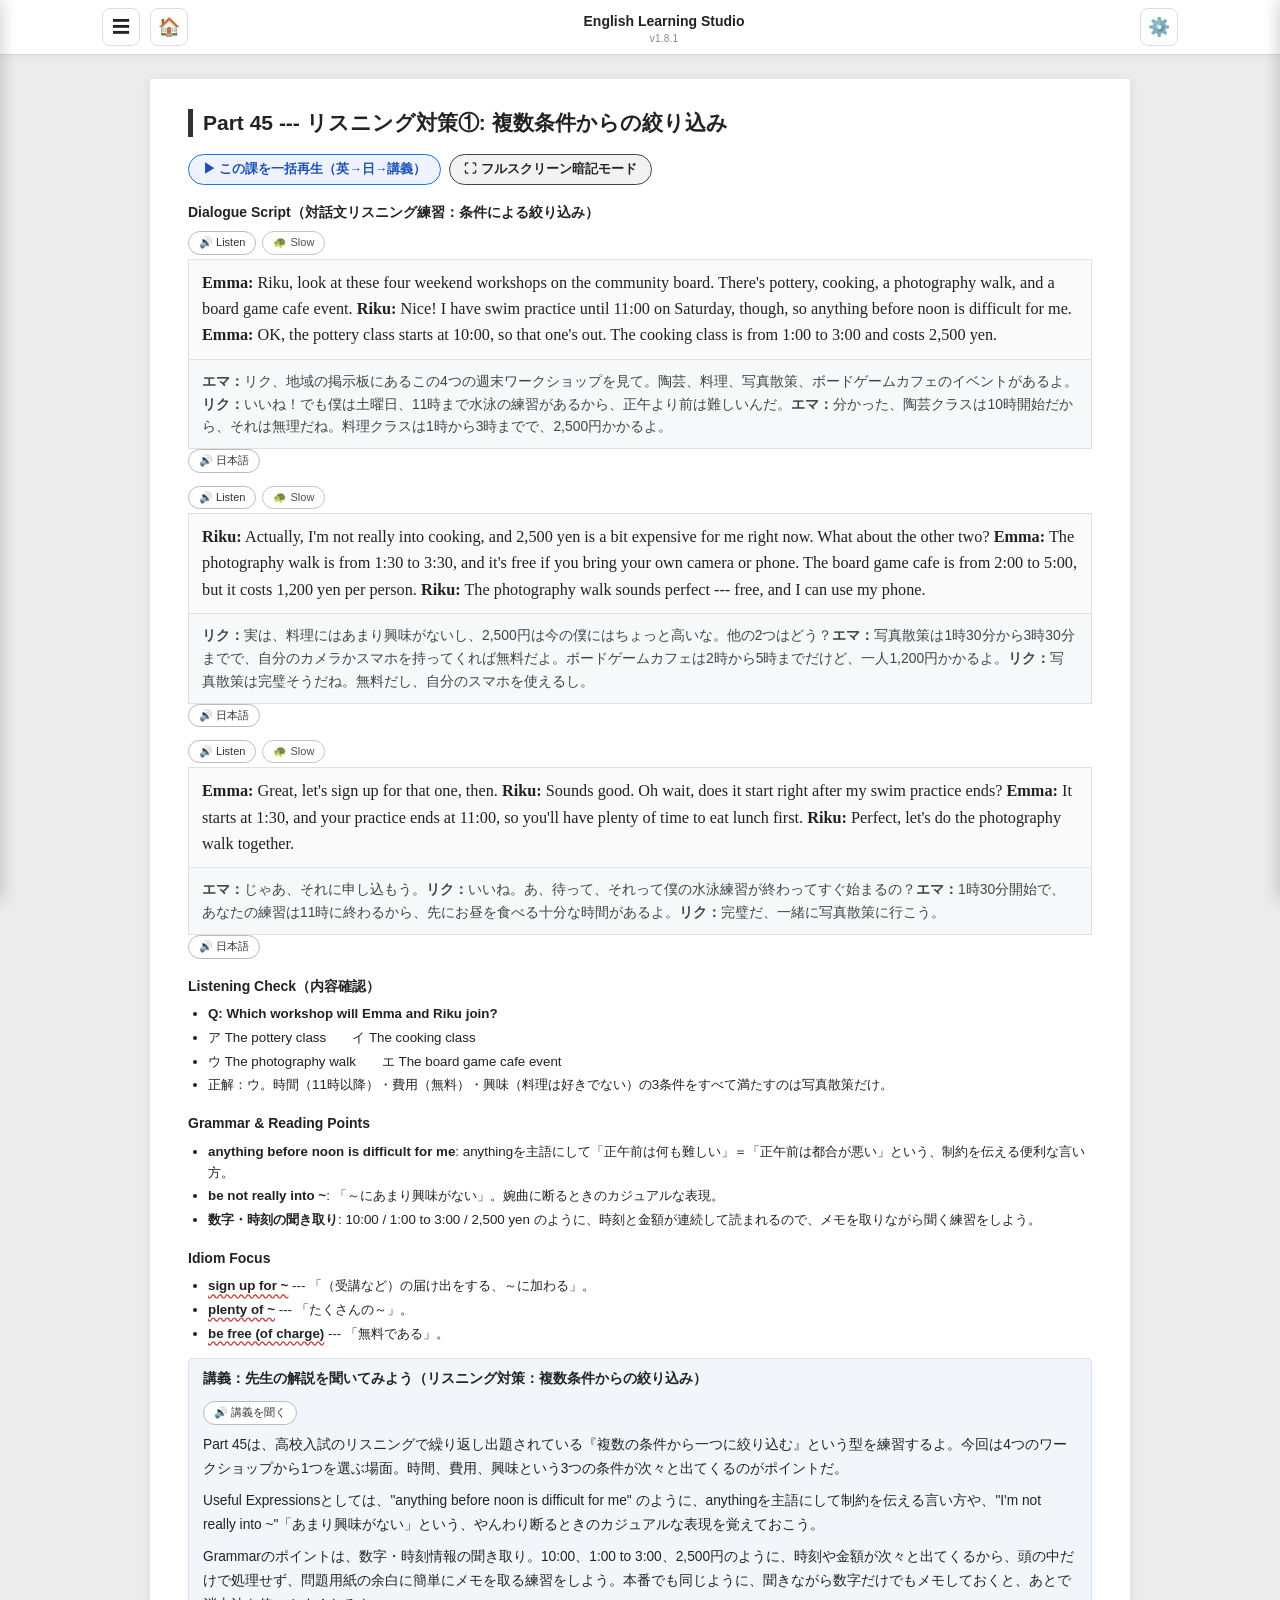
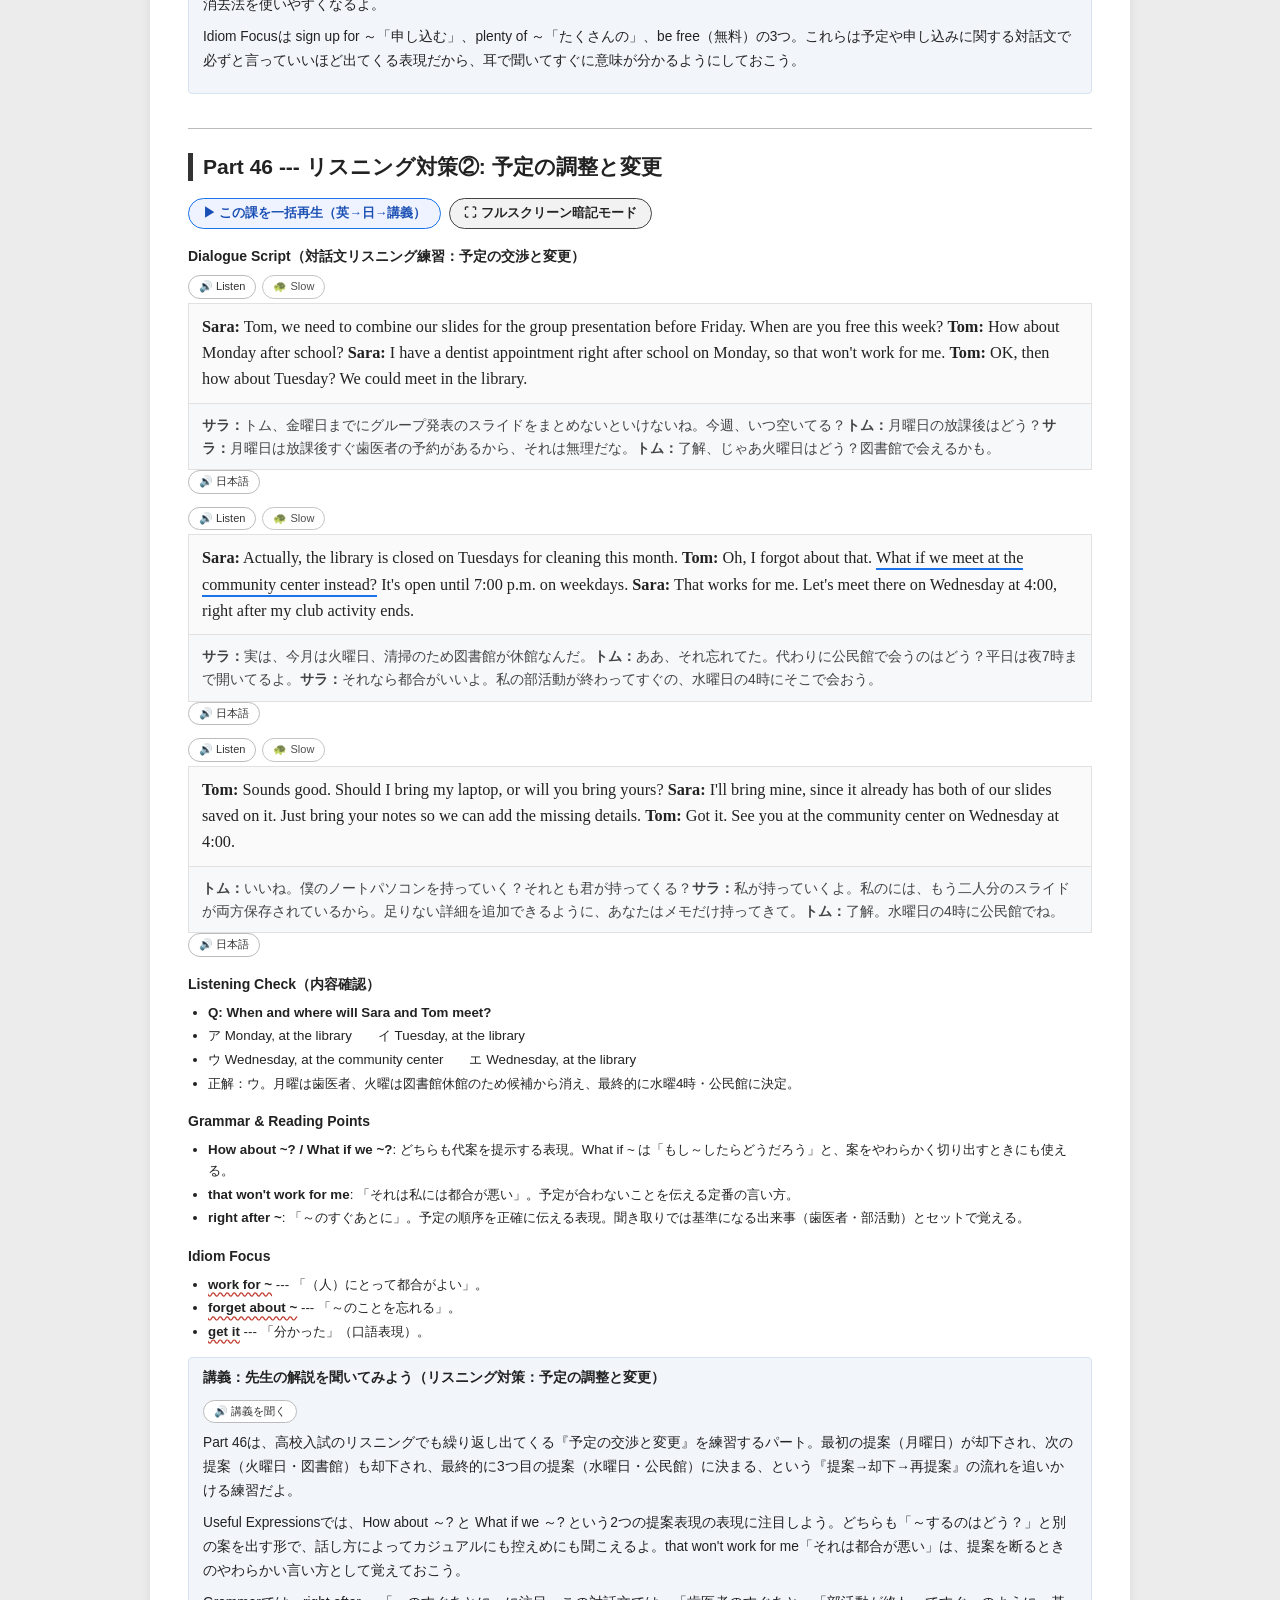
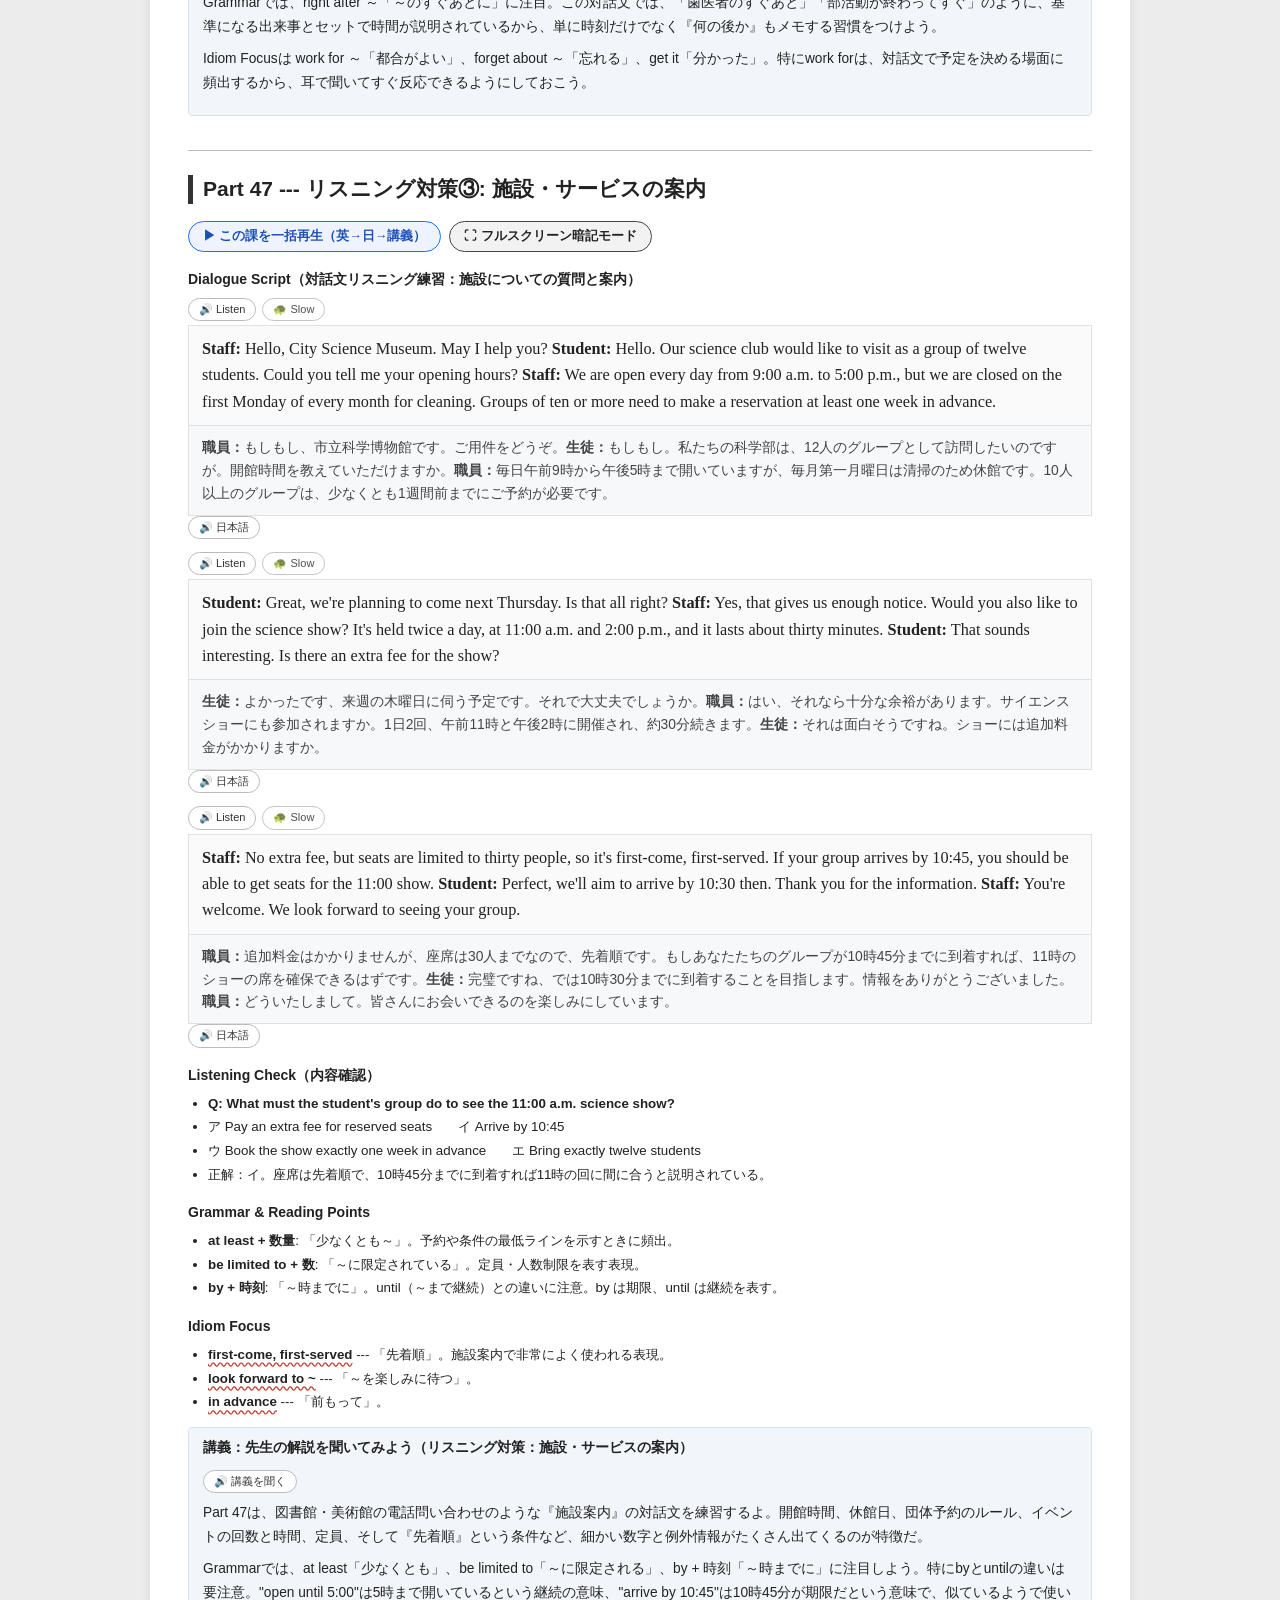
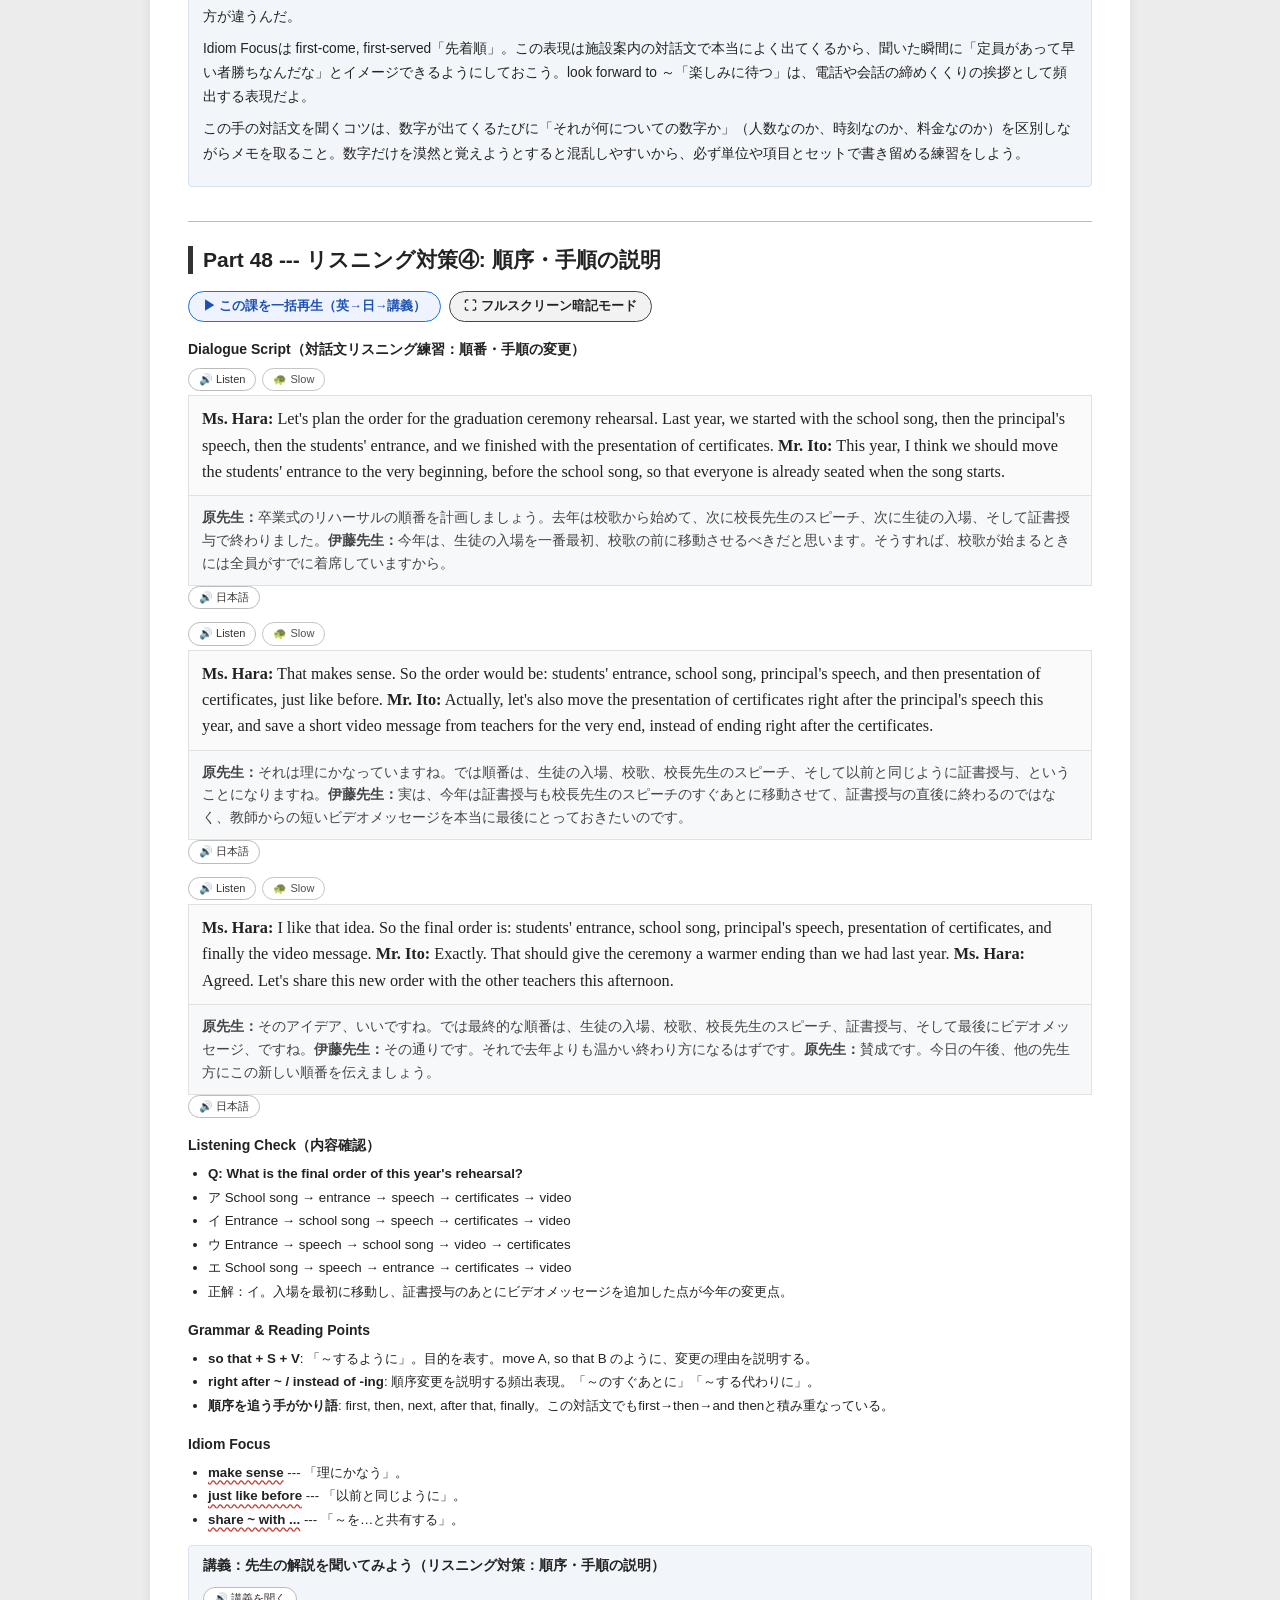
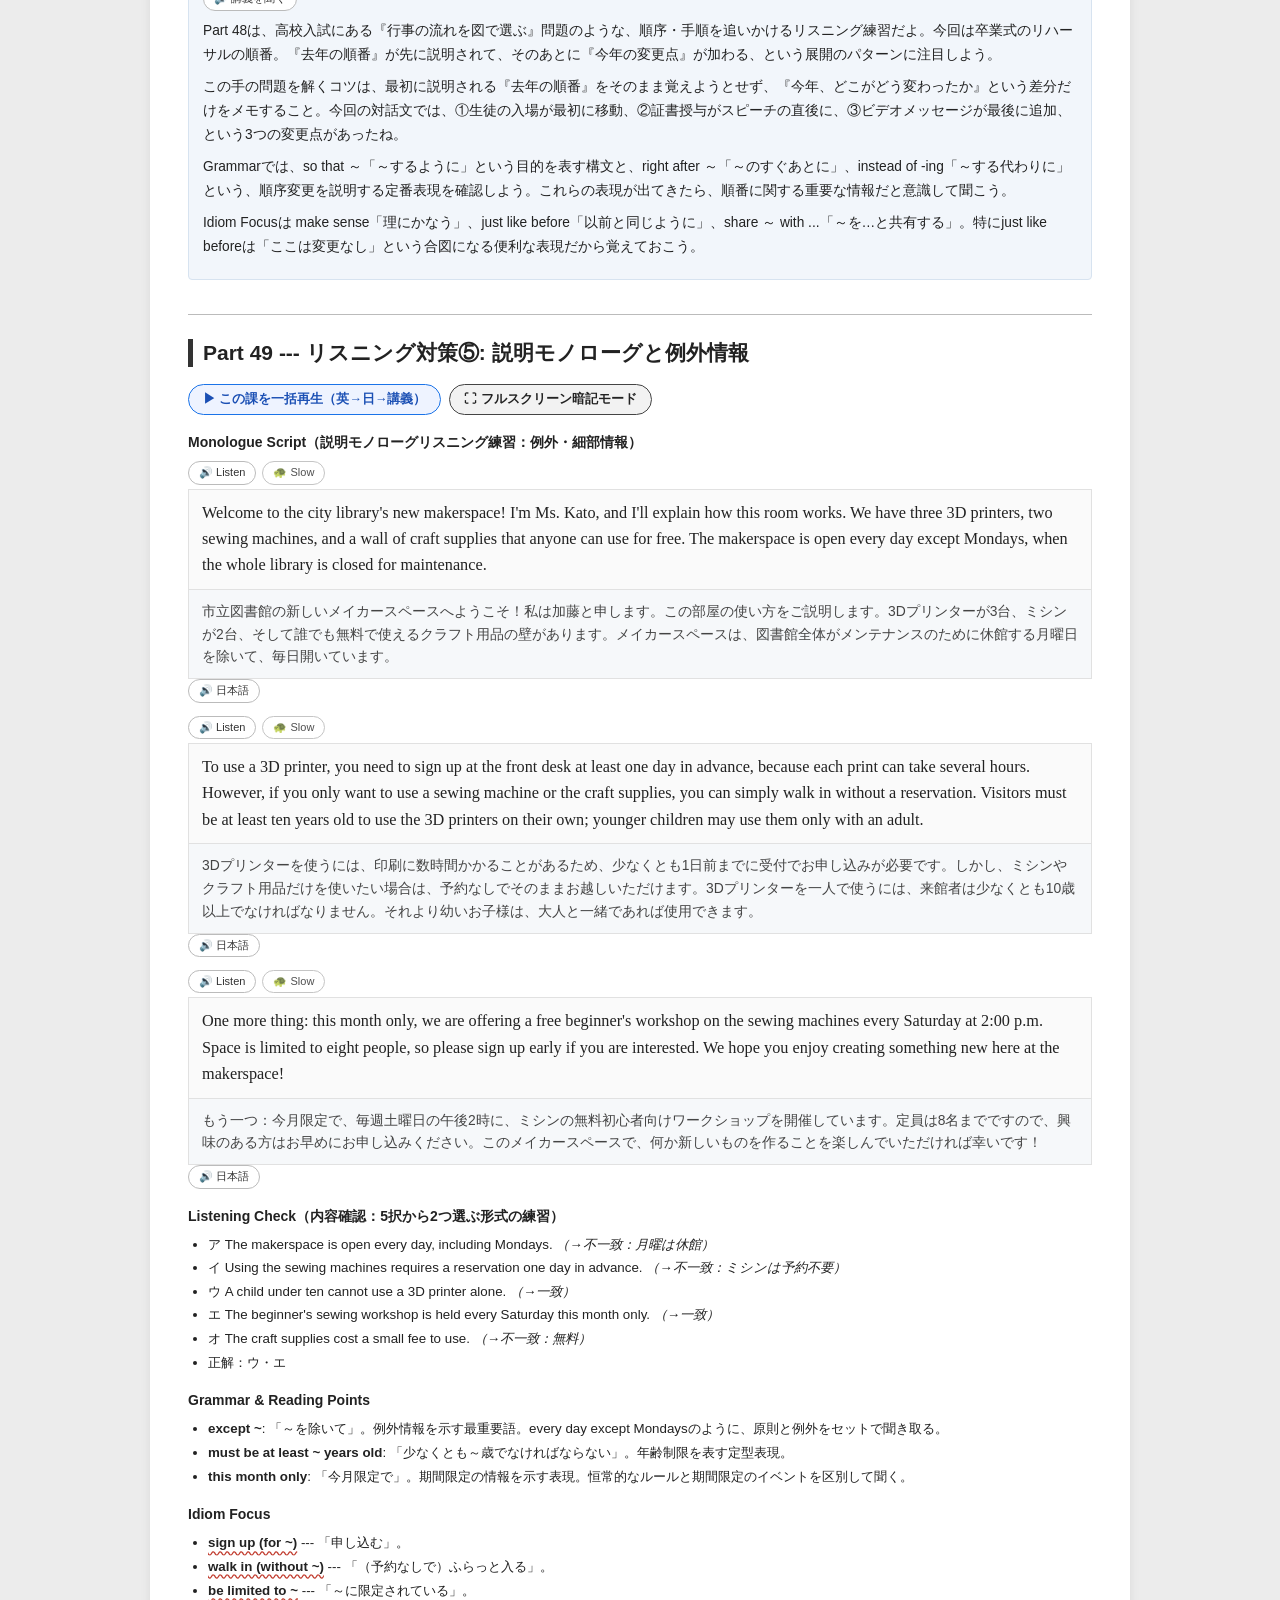
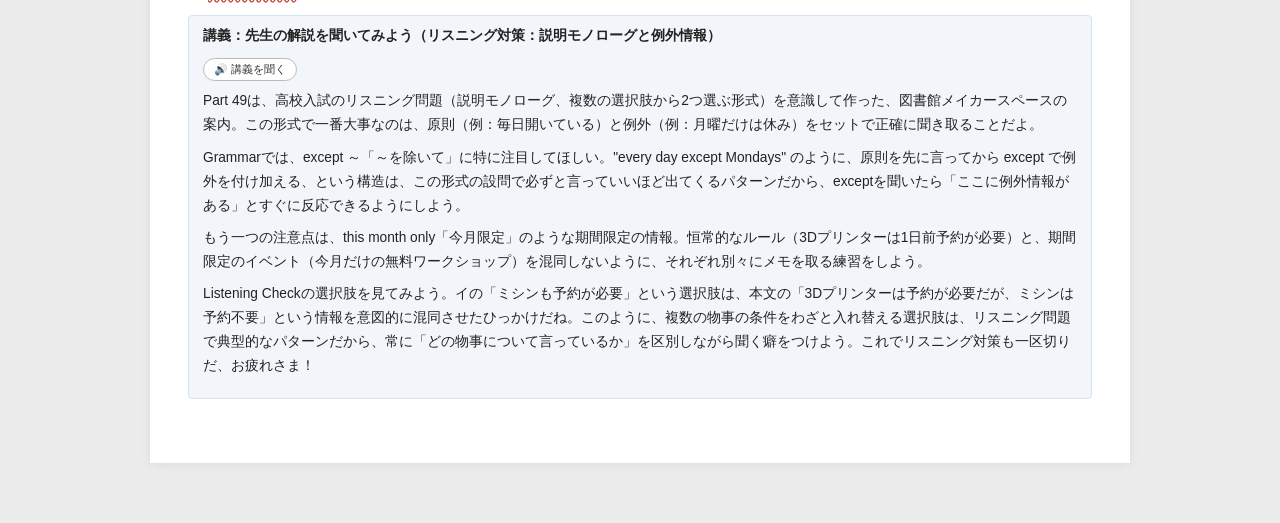
<file: reading-5.html>
<!DOCTYPE html>

<html lang="ja">
<head>
<meta charset="utf-8"/>
<meta content="width=device-width, initial-scale=1, viewport-fit=cover" name="viewport"/>
<title>リスニング対策 Part45-49｜English Learning Studio</title>
<meta content="対話文・説明文を使ったリスニング読解対策教材。英文和訳・音声読み上げ対応。" name="description"/>
<meta content="index,follow" name="robots"/>
<link href="https://egoaid.github.io/English-Vocabulary/reading-5.html" rel="canonical"/>
<meta content="ja_JP" property="og:locale"/>
<meta content="https://egoaid.github.io/English-Vocabulary/reading-5.html" property="og:url"/>
<meta content="リスニング対策 Part45-49｜English Learning Studio" property="og:title"/>
<meta content="対話文・説明文を使ったリスニング読解対策教材。英文和訳・音声読み上げ対応。" property="og:description"/>
<meta content="website" property="og:type"/>
<meta content="English Learning Studio" property="og:site_name"/>
<meta content="https://egoaid.github.io/English-Vocabulary/icons/og-image.png" property="og:image"/>
<meta content="1200" property="og:image:width"/>
<meta content="630" property="og:image:height"/>
<meta content="summary_large_image" name="twitter:card"/>
<meta content="リスニング対策 Part45-49｜English Learning Studio" name="twitter:title"/>
<meta content="対話文・説明文を使ったリスニング読解対策教材。英文和訳・音声読み上げ対応。" name="twitter:description"/>
<meta content="https://egoaid.github.io/English-Vocabulary/icons/og-image.png" name="twitter:image"/>
<link href="manifest.json" rel="manifest"/>
<meta content="#222222" name="theme-color"/>
<meta content="yes" name="mobile-web-app-capable"/>
<meta content="yes" name="apple-mobile-web-app-capable"/>
<meta content="default" name="apple-mobile-web-app-status-bar-style"/>
<meta content="English Studio" name="apple-mobile-web-app-title"/>
<link href="icons/apple-touch-icon-180.png" rel="apple-touch-icon"/>
<link href="icons/favicon-32.png" rel="icon" sizes="32x32" type="image/png"/>
<link href="icons/favicon-16.png" rel="icon" sizes="16x16" type="image/png"/>
<link href="icons/icon-192.png" rel="icon" sizes="192x192" type="image/png"/>
<link href="icons/icon-512.png" rel="icon" sizes="512x512" type="image/png"/>
<link rel="stylesheet" href="styles.css"/>
<script type="application/ld+json">
{
  "@context": "https://schema.org",
  "@type": "LearningResource",
  "name": "リスニング対策 Part45-49",
  "description": "対話文・説明文を使ったリスニング読解対策教材。英文和訳・音声読み上げ対応。",
  "url": "https://egoaid.github.io/English-Vocabulary/reading-5.html",
  "inLanguage": "en",
  "isPartOf": { "@type": "WebSite", "url": "https://egoaid.github.io/English-Vocabulary/" },
  "isAccessibleForFree": true,
  "learningResourceType": "Reading passage",
  "educationalLevel": "High school"
}
</script>
</head>
<body>
<header class="screen-header">
<div class="screen-header-inner">
<button class="icon-btn" id="sidebarToggle" aria-label="目次を開く" title="目次">
<span class="icon-bars">&#9776;</span>
</button>
<a class="icon-btn" href="index.html" aria-label="ホーム（目次）" title="ホーム（目次）">🏠</a>
<strong class="app-title">English Learning Studio</strong>
<button class="icon-btn" id="settingsToggle" aria-label="設定を開く" title="設定">&#9881;&#65039;</button>
</div>
</header>

<div class="sidebar-backdrop" id="sidebarBackdrop"></div>
<aside class="sidebar" id="sidebar" aria-hidden="true">
<div class="sidebar-header">
<span>目次</span>
<button class="icon-btn" id="sidebarClose" aria-label="閉じる">&#10005;</button>
</div>
<nav class="sidebar-list" aria-label="Parts">
<a href="index.html" class="sidebar-link home-link"><span class="sidebar-num">&#127968;</span><span class="sidebar-title">ホーム（目次）</span></a>
<div class="sidebar-group-label">Part 1&ndash;29：時事・社会トピック読解</div>
<a href="reading-1.html#part-01" class="sidebar-link" data-target="part-01" data-file="reading-1.html"><span class="sidebar-num">01</span><span class="sidebar-title">Generative AI and English Learning</span></a>
<a href="reading-1.html#part-02" class="sidebar-link" data-target="part-02" data-file="reading-1.html"><span class="sidebar-num">02</span><span class="sidebar-title">Power Crisis and Renewable Energy</span></a>
<a href="reading-1.html#part-03" class="sidebar-link" data-target="part-03" data-file="reading-1.html"><span class="sidebar-num">03</span><span class="sidebar-title">Climate Change and Global Sustainability</span></a>
<a href="reading-1.html#part-04" class="sidebar-link" data-target="part-04" data-file="reading-1.html"><span class="sidebar-num">04</span><span class="sidebar-title">International Law and the Rule of Law</span></a>
<a href="reading-1.html#part-05" class="sidebar-link" data-target="part-05" data-file="reading-1.html"><span class="sidebar-num">05</span><span class="sidebar-title">Marriage Equality and Equal Rights</span></a>
<a href="reading-1.html#part-06" class="sidebar-link" data-target="part-06" data-file="reading-1.html"><span class="sidebar-num">06</span><span class="sidebar-title">Imperial Succession and Constitutional Monarchy</span></a>
<a href="reading-1.html#part-07" class="sidebar-link" data-target="part-07" data-file="reading-1.html"><span class="sidebar-num">07</span><span class="sidebar-title">Autonomous Weapons and Drone Warfare</span></a>
<a href="reading-1.html#part-08" class="sidebar-link" data-target="part-08" data-file="reading-1.html"><span class="sidebar-num">08</span><span class="sidebar-title">Korea-Japan Relations and Historical Memory</span></a>
<a href="reading-1.html#part-09" class="sidebar-link" data-target="part-09" data-file="reading-1.html"><span class="sidebar-num">09</span><span class="sidebar-title">China-Japan Relations and Economic Interdependence</span></a>
<a href="reading-1.html#part-10" class="sidebar-link" data-target="part-10" data-file="reading-1.html"><span class="sidebar-num">10</span><span class="sidebar-title">Nuclear Policy and Japan's Constitutional Debate</span></a>
<a href="reading-1.html#part-11" class="sidebar-link" data-target="part-11" data-file="reading-1.html"><span class="sidebar-num">11</span><span class="sidebar-title">Demographic Decline and an Aging Society</span></a>
<a href="reading-1.html#part-12" class="sidebar-link" data-target="part-12" data-file="reading-1.html"><span class="sidebar-num">12</span><span class="sidebar-title">Healthcare System Reform and Medical Challenges</span></a>
<a href="reading-1.html#part-13" class="sidebar-link" data-target="part-13" data-file="reading-1.html"><span class="sidebar-num">13</span><span class="sidebar-title">Childcare Support and Family Policy</span></a>
<a href="reading-1.html#part-14" class="sidebar-link" data-target="part-14" data-file="reading-1.html"><span class="sidebar-num">14</span><span class="sidebar-title">Hate Speech and Online Harassment</span></a>
<a href="reading-1.html#part-15" class="sidebar-link" data-target="part-15" data-file="reading-1.html"><span class="sidebar-num">15</span><span class="sidebar-title">Social Media and Political Polarization</span></a>
<a href="reading-1.html#part-16" class="sidebar-link" data-target="part-16" data-file="reading-1.html"><span class="sidebar-num">16</span><span class="sidebar-title">Democratic Backsliding and Authoritarianism</span></a>
<a href="reading-1.html#part-17" class="sidebar-link" data-target="part-17" data-file="reading-1.html"><span class="sidebar-num">17</span><span class="sidebar-title">Terrorism and National Security Responses</span></a>
<a href="reading-1.html#part-18" class="sidebar-link" data-target="part-18" data-file="reading-1.html"><span class="sidebar-num">18</span><span class="sidebar-title">Refugee Crisis and Humanitarian Obligations</span></a>
<a href="reading-1.html#part-19" class="sidebar-link" data-target="part-19" data-file="reading-1.html"><span class="sidebar-num">19</span><span class="sidebar-title">Labor Exploitation and Supply Chain Ethics</span></a>
<a href="reading-1.html#part-20" class="sidebar-link" data-target="part-20" data-file="reading-1.html"><span class="sidebar-num">20</span><span class="sidebar-title">Pandemic Preparedness and Public Health Resilience</span></a>
<a href="reading-1.html#part-21" class="sidebar-link" data-target="part-21" data-file="reading-1.html"><span class="sidebar-num">21</span><span class="sidebar-title">Mental Health and Psychological Resilience</span></a>
<a href="reading-1.html#part-22" class="sidebar-link" data-target="part-22" data-file="reading-1.html"><span class="sidebar-num">22</span><span class="sidebar-title">Automation, AI, and the Future of Work</span></a>
<a href="reading-1.html#part-23" class="sidebar-link" data-target="part-23" data-file="reading-1.html"><span class="sidebar-num">23</span><span class="sidebar-title">Space Exploration and International Cooperation</span></a>
<a href="reading-1.html#part-24" class="sidebar-link" data-target="part-24" data-file="reading-1.html"><span class="sidebar-num">24</span><span class="sidebar-title">Wealth Inequality and Economic Opportunity</span></a>
<a href="reading-1.html#part-25" class="sidebar-link" data-target="part-25" data-file="reading-1.html"><span class="sidebar-num">25</span><span class="sidebar-title">Language Diversity and Endangered Languages</span></a>
<a href="reading-1.html#part-26" class="sidebar-link" data-target="part-26" data-file="reading-1.html"><span class="sidebar-num">26</span><span class="sidebar-title">Study Abroad and Global Citizenship</span></a>
<a href="reading-1.html#part-27" class="sidebar-link" data-target="part-27" data-file="reading-1.html"><span class="sidebar-num">27</span><span class="sidebar-title">Ocean Conservation and Plastic Pollution</span></a>
<a href="reading-1.html#part-28" class="sidebar-link" data-target="part-28" data-file="reading-1.html"><span class="sidebar-num">28</span><span class="sidebar-title">Artificial Intelligence, Copyright, and Creative Work</span></a>
<a href="reading-1.html#part-29" class="sidebar-link" data-target="part-29" data-file="reading-1.html"><span class="sidebar-num">29</span><span class="sidebar-title">Gender Gap in the Workplace</span></a>
<div class="sidebar-group-label">Part 30&ndash;34：物語文</div>
<a href="reading-2.html#part-30" class="sidebar-link" data-target="part-30" data-file="reading-2.html"><span class="sidebar-num">30</span><span class="sidebar-title">物語文: Two Ways of Solving a Problem</span></a>
<a href="reading-2.html#part-31" class="sidebar-link" data-target="part-31" data-file="reading-2.html"><span class="sidebar-num">31</span><span class="sidebar-title">物語文: Finding a New Interest</span></a>
<a href="reading-2.html#part-32" class="sidebar-link" data-target="part-32" data-file="reading-2.html"><span class="sidebar-num">32</span><span class="sidebar-title">物語文: The Late Bicycle</span></a>
<a href="reading-2.html#part-33" class="sidebar-link" data-target="part-33" data-file="reading-2.html"><span class="sidebar-num">33</span><span class="sidebar-title">物語文: The Mosaic That Wouldn't Come Together</span></a>
<a href="reading-2.html#part-34" class="sidebar-link" data-target="part-34" data-file="reading-2.html"><span class="sidebar-num">34</span><span class="sidebar-title">物語文: A Question She Couldn't Answer</span></a>
<div class="sidebar-group-label">Part 35&ndash;39：論説文解釈</div>
<a href="reading-3.html#part-35" class="sidebar-link" data-target="part-35" data-file="reading-3.html"><span class="sidebar-num">35</span><span class="sidebar-title">論説文読解①: 対比・逆接の接続語</span></a>
<a href="reading-3.html#part-36" class="sidebar-link" data-target="part-36" data-file="reading-3.html"><span class="sidebar-num">36</span><span class="sidebar-title">論説文読解②: 因果関係の接続語</span></a>
<a href="reading-3.html#part-37" class="sidebar-link" data-target="part-37" data-file="reading-3.html"><span class="sidebar-num">37</span><span class="sidebar-title">論説文読解③: 追加の接続語</span></a>
<a href="reading-3.html#part-38" class="sidebar-link" data-target="part-38" data-file="reading-3.html"><span class="sidebar-num">38</span><span class="sidebar-title">論説文読解④: 言い換え・具体例の接続語</span></a>
<a href="reading-3.html#part-39" class="sidebar-link" data-target="part-39" data-file="reading-3.html"><span class="sidebar-num">39</span><span class="sidebar-title">論説文読解⑤: NOT型設問と文整序の総まとめ</span></a>
<div class="sidebar-group-label">Part 40&ndash;44：英作文練習</div>
<a href="reading-4.html#part-40" class="sidebar-link" data-target="part-40" data-file="reading-4.html"><span class="sidebar-num">40</span><span class="sidebar-title">英作文練習①: 二つの絵を比較する</span></a>
<a href="reading-4.html#part-41" class="sidebar-link" data-target="part-41" data-file="reading-4.html"><span class="sidebar-num">41</span><span class="sidebar-title">英作文練習②: 困っている人を助ける</span></a>
<a href="reading-4.html#part-42" class="sidebar-link" data-target="part-42" data-file="reading-4.html"><span class="sidebar-num">42</span><span class="sidebar-title">英作文練習③: 変化を説明する</span></a>
<a href="reading-4.html#part-43" class="sidebar-link" data-target="part-43" data-file="reading-4.html"><span class="sidebar-num">43</span><span class="sidebar-title">英作文練習④: 理由をつけて意見を述べる</span></a>
<a href="reading-4.html#part-44" class="sidebar-link" data-target="part-44" data-file="reading-4.html"><span class="sidebar-num">44</span><span class="sidebar-title">英作文練習⑤: 改善案を提案する</span></a>
<div class="sidebar-group-label">Part 45&ndash;49：リスニング対策</div>
<a href="reading-5.html#part-45" class="sidebar-link" data-target="part-45" data-file="reading-5.html"><span class="sidebar-num">45</span><span class="sidebar-title">リスニング対策①: 複数条件からの絞り込み</span></a>
<a href="reading-5.html#part-46" class="sidebar-link" data-target="part-46" data-file="reading-5.html"><span class="sidebar-num">46</span><span class="sidebar-title">リスニング対策②: 予定の調整と変更</span></a>
<a href="reading-5.html#part-47" class="sidebar-link" data-target="part-47" data-file="reading-5.html"><span class="sidebar-num">47</span><span class="sidebar-title">リスニング対策③: 施設・サービスの案内</span></a>
<a href="reading-5.html#part-48" class="sidebar-link" data-target="part-48" data-file="reading-5.html"><span class="sidebar-num">48</span><span class="sidebar-title">リスニング対策④: 順序・手順の説明</span></a>
<a href="reading-5.html#part-49" class="sidebar-link" data-target="part-49" data-file="reading-5.html"><span class="sidebar-num">49</span><span class="sidebar-title">リスニング対策⑤: 説明モノローグと例外情報</span></a>
<div class="sidebar-group-label">Part 50：重要英単語ランク表</div>
<a href="vocab-words.html#part-50" class="sidebar-link" data-target="part-50" data-file="vocab-words.html"><span class="sidebar-num">50</span><span class="sidebar-title">重要英単語ランク表（全2762語）</span></a>
<div class="sidebar-group-label">Part 51：重要熟語・イディオムランク表</div>
<a href="vocab-idioms.html#part-51" class="sidebar-link" data-target="part-51" data-file="vocab-idioms.html"><span class="sidebar-num">51</span><span class="sidebar-title">重要熟語・イディオムランク表（全1235熟語）</span></a>
<div class="sidebar-group-label">Part 52&ndash;56：日常会話・メッセージ</div>
<a href="reading-6.html#part-52" class="sidebar-link" data-target="part-52" data-file="reading-6.html"><span class="sidebar-num">52</span><span class="sidebar-title">日常会話: Deciding on Weekend Plans</span></a>
<a href="reading-6.html#part-53" class="sidebar-link" data-target="part-53" data-file="reading-6.html"><span class="sidebar-num">53</span><span class="sidebar-title">日常会話: Cheering Up a Friend</span></a>
<a href="reading-6.html#part-54" class="sidebar-link" data-target="part-54" data-file="reading-6.html"><span class="sidebar-num">54</span><span class="sidebar-title">日常会話: Clearing Up a Misunderstanding</span></a>
<a href="reading-6.html#part-55" class="sidebar-link" data-target="part-55" data-file="reading-6.html"><span class="sidebar-num">55</span><span class="sidebar-title">メッセージ: Running a Little Late</span></a>
<a href="reading-6.html#part-56" class="sidebar-link" data-target="part-56" data-file="reading-6.html"><span class="sidebar-num">56</span><span class="sidebar-title">メッセージ: Inviting a Friend</span></a>
<div class="sidebar-group-label">Part 57&ndash;60：Eメール・人物紹介</div>
<a href="reading-7.html#part-57" class="sidebar-link" data-target="part-57" data-file="reading-7.html"><span class="sidebar-num">57</span><span class="sidebar-title">Eメール: A Request to Reschedule</span></a>
<a href="reading-7.html#part-58" class="sidebar-link" data-target="part-58" data-file="reading-7.html"><span class="sidebar-num">58</span><span class="sidebar-title">Eメール: A Thank-You Email After a Homestay</span></a>
<a href="reading-7.html#part-59" class="sidebar-link" data-target="part-59" data-file="reading-7.html"><span class="sidebar-num">59</span><span class="sidebar-title">人物紹介: From a Curious Boy to a Marine Biologist</span></a>
<a href="reading-7.html#part-60" class="sidebar-link" data-target="part-60" data-file="reading-7.html"><span class="sidebar-num">60</span><span class="sidebar-title">人物紹介: Building a Career in Clean Energy</span></a>
<div class="sidebar-group-label">Part 61&ndash;64：個人的エッセイ・インタビュー</div>
<a href="reading-8.html#part-61" class="sidebar-link" data-target="part-61" data-file="reading-8.html"><span class="sidebar-num">61</span><span class="sidebar-title">個人的エッセイ: The Day I Changed My Mind About Working Alone</span></a>
<a href="reading-8.html#part-62" class="sidebar-link" data-target="part-62" data-file="reading-8.html"><span class="sidebar-num">62</span><span class="sidebar-title">個人的エッセイ: What My Little Sister Taught Me About Patience</span></a>
<a href="reading-8.html#part-63" class="sidebar-link" data-target="part-63" data-file="reading-8.html"><span class="sidebar-num">63</span><span class="sidebar-title">インタビュー: A Pastry Chef's Story</span></a>
<a href="reading-8.html#part-64" class="sidebar-link" data-target="part-64" data-file="reading-8.html"><span class="sidebar-num">64</span><span class="sidebar-title">インタビュー: A Wheelchair Basketball Player's Story</span></a>
<div class="sidebar-group-label">Part 65&ndash;68：アート・旅行と文化紹介</div>
<a href="reading-9.html#part-65" class="sidebar-link" data-target="part-65" data-file="reading-9.html"><span class="sidebar-num">65</span><span class="sidebar-title">アート: The Painting I Almost Didn't Finish</span></a>
<a href="reading-9.html#part-66" class="sidebar-link" data-target="part-66" data-file="reading-9.html"><span class="sidebar-num">66</span><span class="sidebar-title">アート: Why I Draw the Same Mountain Every Year</span></a>
<a href="reading-9.html#part-67" class="sidebar-link" data-target="part-67" data-file="reading-9.html"><span class="sidebar-num">67</span><span class="sidebar-title">旅行・文化紹介: A Weekend in Kanazawa</span></a>
<a href="reading-9.html#part-68" class="sidebar-link" data-target="part-68" data-file="reading-9.html"><span class="sidebar-num">68</span><span class="sidebar-title">旅行・文化紹介: Visiting a Night Market in Taiwan</span></a>
<div class="sidebar-group-label">Part 69&ndash;71：科学レポート・How-to</div>
<a href="reading-10.html#part-69" class="sidebar-link" data-target="part-69" data-file="reading-10.html"><span class="sidebar-num">69</span><span class="sidebar-title">科学レポート: Why Do Cats Purr?</span></a>
<a href="reading-10.html#part-70" class="sidebar-link" data-target="part-70" data-file="reading-10.html"><span class="sidebar-num">70</span><span class="sidebar-title">科学レポート: The Memory Experiment</span></a>
<a href="reading-10.html#part-71" class="sidebar-link" data-target="part-71" data-file="reading-10.html"><span class="sidebar-num">71</span><span class="sidebar-title">How-to: Starting a Small Vegetable Garden</span></a>
<div class="sidebar-group-label">Part 72&ndash;79：英検2級レベル 実戦読解・リスニング</div>
<a href="reading-11.html#part-72" class="sidebar-link" data-target="part-72" data-file="reading-11.html"><span class="sidebar-num">72</span><span class="sidebar-title">Eメール: A Request to Book the Community Hall</span></a>
<a href="reading-11.html#part-73" class="sidebar-link" data-target="part-73" data-file="reading-11.html"><span class="sidebar-num">73</span><span class="sidebar-title">論説文（心理学）: The Reason a Familiar Face Feels Trustworthy</span></a>
<a href="reading-11.html#part-74" class="sidebar-link" data-target="part-74" data-file="reading-11.html"><span class="sidebar-num">74</span><span class="sidebar-title">論説文（技術と社会）: A Water Bottle That Refuses to Become Trash</span></a>
<a href="reading-11.html#part-75" class="sidebar-link" data-target="part-75" data-file="reading-11.html"><span class="sidebar-num">75</span><span class="sidebar-title">英検形式ライティング: A Model Opinion Essay</span></a>
<a href="reading-11.html#part-76" class="sidebar-link" data-target="part-76" data-file="reading-11.html"><span class="sidebar-num">76</span><span class="sidebar-title">リスニング対策: Covering a Client Meeting</span></a>
<a href="reading-11.html#part-77" class="sidebar-link" data-target="part-77" data-file="reading-11.html"><span class="sidebar-num">77</span><span class="sidebar-title">熟語・語彙まとめ: Getting Ready for Exam Day</span></a>
<a href="reading-11.html#part-78" class="sidebar-link" data-target="part-78" data-file="reading-11.html"><span class="sidebar-num">78</span><span class="sidebar-title">リスニング対策（モノローグ型）: Three Short Stories</span></a>
<a href="reading-11.html#part-79" class="sidebar-link" data-target="part-79" data-file="reading-11.html"><span class="sidebar-num">79</span><span class="sidebar-title">リスニング対策（電話・接客）: Changing a Hotel Reservation</span></a>
<div class="sidebar-group-label">Part 80&ndash;82：英検2級レベル 本番形式 実戦問題</div>
<a href="quiz.html" class="sidebar-link" data-target="quizApp" data-file="quiz.html"><span class="sidebar-num">80</span><span class="sidebar-title">語彙・熟語の4択問題、読解の4択問題（制限時間つき・成績記録つき）</span></a>
<div class="sidebar-group-label">Part 83&ndash;85：High School Entrance English 実戦トレーニング</div>
<a href="quiz.html#quizGroupHs" class="sidebar-link" data-target="quizGroupHs" data-file="quiz.html"><span class="sidebar-num">83</span><span class="sidebar-title">リスニング＆情報選択（複数選択つき）</span></a>
<a href="quiz.html#quizGroupHs" class="sidebar-link" data-target="quizGroupHs" data-file="quiz.html"><span class="sidebar-num">84</span><span class="sidebar-title">読解・推論（並べ替えつき）</span></a>
<a href="quiz.html#quizGroupHs" class="sidebar-link" data-target="quizGroupHs" data-file="quiz.html"><span class="sidebar-num">85</span><span class="sidebar-title">英作文（チップ組み立て・60語）</span></a>
</nav>
</aside>

<div class="settings-backdrop" id="settingsBackdrop"></div>
<aside class="settings-panel" id="settingsPanel" aria-hidden="true">
<div class="settings-header">
<span>設定</span>
<button class="icon-btn" id="settingsClose" aria-label="閉じる">&#10005;</button>
</div>
<div class="settings-body">
<button class="settings-btn" id="manualOpenBtn">&#128214; 使い方マニュアル</button>
<button class="settings-btn" id="printBtn">&#128424;&#65039; A4で印刷する</button>
<div class="settings-item">
<label for="rateSlider">読み上げ速度（英語・通常ボタン）</label>
<input id="rateSlider" max="1.1" min="0.5" step="0.05" type="range" value="0.92"/>
<span class="settings-value" id="rateValue">0.92</span>
</div>
<div class="settings-item">
<label for="slowRateSlider">読み上げ速度（英語・ゆっくりボタン）</label>
<input id="slowRateSlider" max="0.9" min="0.3" step="0.05" type="range" value="0.6"/>
<span class="settings-value" id="slowRateValue">0.60</span>
</div>
<div class="settings-item voice-select-item" id="maleVoiceSettingItem" style="display:none;">
<label for="maleVoiceSelect">英語・男性の声</label>
<select id="maleVoiceSelect"></select>
<p class="settings-hint">Microsoft Online Natural音声（利用できる場合のみ表示）</p>
</div>
<div class="settings-item voice-select-item" id="femaleVoiceSettingItem" style="display:none;">
<label for="femaleVoiceSelect">英語・女性の声</label>
<select id="femaleVoiceSelect"></select>
<p class="settings-hint">Microsoft Online Natural音声（利用できる場合のみ表示）</p>
</div>
<div class="settings-item voice-select-item" id="japaneseMaleVoiceSettingItem" style="display:none;">
<label for="japaneseMaleVoiceSelect">日本語・男性の声</label>
<select id="japaneseMaleVoiceSelect"></select>
<p class="settings-hint">Microsoft Online Natural音声（利用できる場合のみ表示）</p>
</div>
<div class="settings-item voice-select-item" id="japaneseFemaleVoiceSettingItem" style="display:none;">
<label for="japaneseFemaleVoiceSelect">日本語・女性の声</label>
<select id="japaneseFemaleVoiceSelect"></select>
<p class="settings-hint">Microsoft Online Natural音声（利用できる場合のみ表示）</p>
</div>
<div class="settings-item settings-checkbox">
<label><input id="darkModeToggle" type="checkbox"/> ダークモード</label>
</div>
<div class="settings-item">
<label for="fsBgColorPicker">フルスクリーン暗記モードの背景色</label>
<input id="fsBgColorPicker" type="color" value="#0e1116"/>
</div>
<div class="settings-item">
<label for="fsHighlightColorPicker">単語ハイライトの色</label>
<input id="fsHighlightColorPicker" type="color" value="#ffd166"/>
</div>
<div class="settings-item">
<label for="fsHighlightStyleSelect">単語ハイライトの表示方法</label>
<select id="fsHighlightStyleSelect">
<option value="glow">光るエフェクト</option>
<option value="underline">下線</option>
</select>
</div>
<div class="settings-item">
<label for="fsRateSlider">フルスクリーン暗記モードの読み上げ速度</label>
<input id="fsRateSlider" max="1.5" min="0.3" step="0.05" type="range" value="0.50"/>
<span class="settings-value" id="fsRateValue">0.50</span>
</div>
<div class="settings-item">
<label for="fsMainFontSlider">フルスクリーン：英文・講義文の文字サイズ</label>
<input id="fsMainFontSlider" max="80" min="12" step="1" type="range" value="60"/>
<span class="settings-value" id="fsMainFontValue">60px</span>
</div>
<div class="settings-item">
<label for="fsMainTopMarginSlider">フルスクリーン：英文・講義文の上の余白</label>
<input id="fsMainTopMarginSlider" max="300" min="0" step="5" type="range" value="200"/>
<span class="settings-value" id="fsMainTopMarginValue">200px</span>
</div>
<div class="settings-item">
<label for="fsJaFontSlider">フルスクリーン：日本語字幕の文字サイズ</label>
<input id="fsJaFontSlider" max="60" min="10" step="1" type="range" value="40"/>
<span class="settings-value" id="fsJaFontValue">40px</span>
</div>
<div class="settings-item">
<label for="fsJaBottomMarginSlider">フルスクリーン：日本語字幕の下の余白</label>
<input id="fsJaBottomMarginSlider" max="250" min="0" step="5" type="range" value="150"/>
<span class="settings-value" id="fsJaBottomMarginValue">150px</span>
</div>
<div class="settings-item">
<label for="vocabFontSlider">単語帳・熟語帳の文字サイズ</label>
<input id="vocabFontSlider" max="24" min="10" step="1" type="range" value="14"/>
<span class="settings-value" id="vocabFontValue">14px</span>
</div>
<div class="settings-item">
<label for="fsCardRateSlider">フラッシュカードの読み上げ速度</label>
<input id="fsCardRateSlider" max="1.5" min="0.3" step="0.05" type="range" value="0.85"/>
<span class="settings-value" id="fsCardRateValue">0.85</span>
</div>
<div class="settings-item">
<label for="fsCardFontSlider">フラッシュカードの文字サイズ</label>
<input id="fsCardFontSlider" max="200" min="24" step="2" type="range" value="96"/>
<span class="settings-value" id="fsCardFontValue">96px</span>
</div>
<div class="settings-item settings-checkbox">
<label><input id="skipMasteredToggle" type="checkbox"/> フラッシュカードで暗記済みの単語・熟語を省略する</label>
</div>
<div class="settings-item settings-checkbox">
<label><input id="flashcardShuffleToggle" type="checkbox"/> フラッシュカードをランダムな順番で再生する</label>
</div>
<p class="settings-note">このアプリはオフラインでも利用できます（PWA対応）。ホーム画面に追加すると、アプリのように起動できます。</p>
<p class="settings-version" id="settingsVersionText"></p>
</div>
</aside>

<div class="manual-overlay" id="manualOverlay" aria-hidden="true">
<div class="manual-dialog">
<div class="manual-header">
<span>使い方マニュアル</span>
<button class="icon-btn" id="manualCloseBtn" aria-label="閉じる">&#10005;</button>
</div>
<div class="manual-body">
<h3>画面の移動</h3>
<ul>
<li><strong>&#9776;（左上）</strong> --- 目次を開きます。全カテゴリ・全Partへここから移動できます。</li>
<li><strong>&#127968;（左上）</strong> --- ホーム（目次ページ）に戻ります。</li>
<li><strong>&#9881;&#65039;（右上）</strong> --- 設定パネルを開きます。</li>
</ul>
<h3>本文中のマーカーの意味</h3>
<ul>
<li><strong>太字</strong> --- 重要単語。</li>
<li><strong class="idiom">波下線</strong> --- 熟語（Idiom Focus）。</li>
<li><span class="ue-mark">青下線</span> --- Useful Expressions。</li>
<li><span class="gr-mark">緑点線</span> --- Grammar &amp; Reading Points。</li>
<li><span class="dm-mark">オレンジ点線</span> --- 論理接続語（ディスコースマーカー）。</li>
</ul>
<h3>フルスクリーン暗記モードの操作</h3>
<ul>
<li><strong>← / →キー</strong> --- 前後の項目に移動します。</li>
<li><strong>スペースキー</strong> --- 一時停止／再生を切り替えます。</li>
<li><strong>Escキー</strong> --- フルスクリーン暗記モードを終了します。</li>
<li>画面下部の <strong>⏮ ⏸ ⏭ ✕</strong> ボタンでも同じ操作ができます（✕ボタンで再生停止・終了します）。</li>
<li>1つのPartの再生が終わると、自動的に次のPartへ進みます。</li>
<li>発音中の英単語が光ってハイライトされ、日本語字幕が画面下に表示されます。ハイライトの色や表示方法（光るエフェクト／下線）は設定で変更できます。</li>
<li>スマートフォンでフルスクリーン暗記モード・フラッシュカードを再生している間は、対応している端末・ブラウザでは画面がスリープしないよう制御されます。再生を終了すると、通常の自動スリープに戻ります。この機能に対応していない端末・ブラウザでも、暗記モード自体は問題なく利用できます。</li>
</ul>
<h3>読み上げボタンについて</h3>
<ul>
<li><strong>🔊 Listen / 🐢 Slow / 🔊 日本語 / 🔊 講義を聞く</strong> --- クリックすると再生が始まり、ボタンが点滅して「⏹ STOP」の表示に変わります。もう一度クリックすると停止します。</li>
<li>対話文では、話者ごとに声（男性・女性）が自動的に切り替わります。</li>
</ul>
<h3>一括再生・フルスクリーン暗記モード</h3>
<ul>
<li><strong>▶ この課を一括再生</strong> --- そのPartの英文・日本語訳・講義を順番に音声で流します。</li>
<li><strong>⛶ フルスクリーン暗記モード</strong> --- 全画面表示で、字幕とハイライトを見ながら暗記できます。</li>
</ul>
<h3>フラッシュカードで学習（単語・熟語ランク表）</h3>
<ul>
<li><strong>🎴 フラッシュカードで学習</strong> --- そのランクの単語（または熟語）を1つずつ全画面表示し、英語→日本語の順に読み上げます。</li>
<li>各単語・熟語の右上にある <strong>チェックマーク</strong> をタップすると「暗記済み」として記録できます（背景がグレーになり、文字に取り消し線が入ります）。</li>
<li>設定で「暗記済みを省略する」をオンにすると、チェック済みの単語・熟語はフラッシュカードで再生されなくなります。</li>
<li>設定で「ランダムな順番で再生する」をオンにすると、毎回シャッフルされた順番でカードが再生されます。</li>
</ul>
<h3>実戦トレーニング（Part 80〜85）の使い方</h3>
<ul>
<li><strong>本番モードとゆっくりモード</strong> --- 実戦問題のトップで切り替えます。本番モードは制限時間つき、ゆっくりモードは時間制限なしで、解答後に「問題を解くコツと解説の講義」が表示されます（🔊で音声も聞けます）。成績は<strong>モード別に別々に記録</strong>され、成績画面のタブで切り替えて確認できます。</li>
<li><strong>問題の形式</strong> --- 4択に加えて、「2つ選ぶ」問題（選択後に「解答する」を押します）、文を正しい順に並べる問題、語句のチップを並べて英文を作る問題があります。チップは、タップで追加、タップして選ぶと「左へ・右へ・外す」ができ、パソコンではドラッグ＆ドロップでも並べ替えられます。</li>
<li><strong>リスニング（Part 83）</strong> --- 🔊ボタンで放送を再生します（男性・女性の声は自動で切り替わります）。本番は1回だけ放送されますが、練習では何度でも再生できます。放送文と日本語訳は、解答のあとに表示されます。音声はお使いのブラウザの読み上げ機能によるものです。</li>
<li><strong>英作文（Part 85）</strong> --- 60語以上の英文を、チップを並べて組み立てます。語数が画面に表示されます。文の並べ方に正解が複数ある問題もあります。</li>
</ul>
<h3>設定でできること</h3>
<ul>
<li>読み上げ速度（通常・ゆっくり・フルスクリーン・フラッシュカード）の変更</li>
<li>フルスクリーン暗記モード／フラッシュカードの文字サイズ・余白の変更（スマホとPCで別々に記憶されます）</li>
<li>フルスクリーン暗記モードの背景色・単語ハイライトの色と表示方法（光るエフェクト／下線）の変更</li>
<li>フラッシュカードで「暗記済み」をチェックした単語・熟語を省略する機能のオン・オフ</li>
<li>フラッシュカードをランダムな順番で再生する機能のオン・オフ</li>
<li>ダークモードの切り替え</li>
<li>ブラウザがMicrosoft Online Natural音声を提供している場合、より自然な発音の英語・日本語の音声（それぞれ男性・女性）を選択できます（下記参照）</li>
</ul>
<h3>おすすめの学習の進め方</h3>
<ul>
<li>まずは <strong>Part 50 重要英単語</strong> と <strong>Part 51 重要熟語</strong> の<strong>ランクA</strong>から順に、フラッシュカードで毎日少しずつ進めるのがおすすめです。ランクが上がるほど難易度も上がるので、無理に急がず自分のペースで進めましょう。</li>
<li>単語・熟語の<strong>ランクF</strong>は英検準1級レベルの発展語彙です。基礎（ランクA〜E）が身についてから、余裕があれば取り組む参考項目として位置づけてください。</li>
<li>読解パートでは、まず日本語訳を見ずに英文を読み、意味が取れたら日本語訳で確認する、という順番がおすすめです。分からなかった単語・熟語は、太字・波下線などのマーカーを目印に見直しましょう。</li>
<li>🔊 Listen や ⛶ フルスクリーン暗記モードを使って、耳と目の両方で英文に触れると定着しやすくなります。通学中やすきま時間には、音声だけを聞き流す（シャドーイング）のも効果的です。</li>
<li>フラッシュカードで「暗記済み」をチェックした単語・熟語は、設定で再生を省略できます。覚えていないものだけを効率よく繰り返し復習しましょう。</li>
<li>1回で完璧に覚えようとせず、同じ範囲を日をおいて何度も繰り返す（間隔をあけた復習）方が記憶に残りやすいです。</li>
</ul>
<h3>Microsoft Online Natural音声について</h3>
<p>このアプリでは、お使いのブラウザがMicrosoft Online Natural音声（「Microsoft ○○ Online (Natural)」という名前の高品質な音声）を提供している場合、設定パネルに「英語・男性の声」「英語・女性の声」「日本語・男性の声」「日本語・女性の声」の選択欄が自動的に表示され、より自然な音声を選べます。英語だけでなく、日本語訳・字幕・講義音声・フラッシュカードの読み方も、Online Natural音声が使える環境ではより自然な発音になります。</p>
<p>Online Natural音声は、主に<strong>Microsoft Edge</strong>（Windows版・Mac版のどちらでも）で利用できます。Chrome、Safari、Firefoxなど他のブラウザでは通常この音声は提供されないため、選択欄自体が表示されず、その環境で利用可能な通常の音声が自動的に使用されます（読み上げ機能自体はどのブラウザでも変わらず利用できます）。英語と日本語で利用できる音声の種類は別々に決まるため、例えば英語だけ、あるいは日本語だけOnline Natural音声が使える場合もあります。どの音声が実際に使えるかはブラウザやOSのアップデートによって変わることがあります。</p>
<p>Microsoft Online Natural音声はインターネット経由で提供されるため、ネットワーク環境などによって利用できない場合があります。その場合はアプリが自動的に通常の音声に切り替えます。</p>
<p class="manual-version" id="manualVersionText"></p>
</div>
</div>
</div>


<main>
<div class="pages-container" id="pagesContainer">
<section class="part" id="part-45">
<h2>Part 45 --- リスニング対策①: 複数条件からの絞り込み</h2>
<h3>Dialogue Script（対話文リスニング練習：条件による絞り込み）</h3>
<div class="passage">
<div class="para-pair">
<div class="audio-line"><button class="speak-btn" onclick="speakText('part-45-en-1','en-US')" title="英文の発音を聞く">🔊 Listen</button><button class="speak-btn slow-btn" onclick="speakText('part-45-en-1','en-US',true)" title="ゆっくり発音を聞く">🐢 Slow</button></div>
<div class="english" id="part-45-en-1"><strong>Emma:</strong> Riku, look at these four weekend workshops on the community board. There's pottery, cooking, a photography walk, and a board game cafe event. <strong>Riku:</strong> Nice! I have swim practice until 11:00 on Saturday, though, so anything before noon is difficult for me. <strong>Emma:</strong> OK, the pottery class starts at 10:00, so that one's out. The cooking class is from 1:00 to 3:00 and costs 2,500 yen.</div>
<div class="translation"><strong>エマ：</strong>リク、地域の掲示板にあるこの4つの週末ワークショップを見て。陶芸、料理、写真散策、ボードゲームカフェのイベントがあるよ。<strong>リク：</strong>いいね！でも僕は土曜日、11時まで水泳の練習があるから、正午より前は難しいんだ。<strong>エマ：</strong>分かった、陶芸クラスは10時開始だから、それは無理だね。料理クラスは1時から3時までで、2,500円かかるよ。</div>
</div>
<div class="para-pair">
<div class="audio-line"><button class="speak-btn" onclick="speakText('part-45-en-2','en-US')" title="英文の発音を聞く">🔊 Listen</button><button class="speak-btn slow-btn" onclick="speakText('part-45-en-2','en-US',true)" title="ゆっくり発音を聞く">🐢 Slow</button></div>
<div class="english" id="part-45-en-2"><strong>Riku:</strong> Actually, I'm not really into cooking, and 2,500 yen is a bit expensive for me right now. What about the other two? <strong>Emma:</strong> The photography walk is from 1:30 to 3:30, and it's free if you bring your own camera or phone. The board game cafe is from 2:00 to 5:00, but it costs 1,200 yen per person. <strong>Riku:</strong> The photography walk sounds perfect --- free, and I can use my phone.</div>
<div class="translation"><strong>リク：</strong>実は、料理にはあまり興味がないし、2,500円は今の僕にはちょっと高いな。他の2つはどう？<strong>エマ：</strong>写真散策は1時30分から3時30分までで、自分のカメラかスマホを持ってくれば無料だよ。ボードゲームカフェは2時から5時までだけど、一人1,200円かかるよ。<strong>リク：</strong>写真散策は完璧そうだね。無料だし、自分のスマホを使えるし。</div>
</div>
<div class="para-pair">
<div class="audio-line"><button class="speak-btn" onclick="speakText('part-45-en-3','en-US')" title="英文の発音を聞く">🔊 Listen</button><button class="speak-btn slow-btn" onclick="speakText('part-45-en-3','en-US',true)" title="ゆっくり発音を聞く">🐢 Slow</button></div>
<div class="english" id="part-45-en-3"><strong>Emma:</strong> Great, let's sign up for that one, then. <strong>Riku:</strong> Sounds good. Oh wait, does it start right after my swim practice ends? <strong>Emma:</strong> It starts at 1:30, and your practice ends at 11:00, so you'll have plenty of time to eat lunch first. <strong>Riku:</strong> Perfect, let's do the photography walk together.</div>
<div class="translation"><strong>エマ：</strong>じゃあ、それに申し込もう。<strong>リク：</strong>いいね。あ、待って、それって僕の水泳練習が終わってすぐ始まるの？<strong>エマ：</strong>1時30分開始で、あなたの練習は11時に終わるから、先にお昼を食べる十分な時間があるよ。<strong>リク：</strong>完璧だ、一緒に写真散策に行こう。</div>
</div>
</div>
<div class="study-grid">
<section class="study-section">
<h3>Listening Check（内容確認）</h3>
<ul class="compact-list">
<li><strong>Q: Which workshop will Emma and Riku join?</strong></li>
<li>ア The pottery class　　イ The cooking class</li>
<li>ウ The photography walk　　エ The board game cafe event</li>
<li>正解：ウ。時間（11時以降）・費用（無料）・興味（料理は好きでない）の3条件をすべて満たすのは写真散策だけ。</li>
</ul>
</section>
<section class="study-section grammar-section">
<h3>Grammar &amp; Reading Points</h3>
<ul class="compact-list">
<li><strong>anything before noon is difficult for me</strong>: anythingを主語にして「正午前は何も難しい」＝「正午前は都合が悪い」という、制約を伝える便利な言い方。</li>
<li><strong>be not really into ~</strong>: 「～にあまり興味がない」。婉曲に断るときのカジュアルな表現。</li>
<li><strong>数字・時刻の聞き取り</strong>: 10:00 / 1:00 to 3:00 / 2,500 yen のように、時刻と金額が連続して読まれるので、メモを取りながら聞く練習をしよう。</li>
</ul>
</section>
<section class="study-section idiom-section">
<h3>Idiom Focus</h3>
<ul class="compact-list">
<li><strong class="idiom">sign up for ~</strong> --- 「（受講など）の届け出をする、～に加わる」。</li>
<li><strong class="idiom">plenty of ~</strong> --- 「たくさんの～」。</li>
<li><strong class="idiom">be free (of charge)</strong> --- 「無料である」。</li>
</ul>
</section>
</div>
<section class="lecture-section">
<h3>講義：先生の解説を聞いてみよう（リスニング対策：複数条件からの絞り込み）</h3>
<button class="speak-btn lecture-speak-btn" onclick="speakText('part-45-lecture','ja-JP')" title="講義を音声で聞く">🔊 講義を聞く</button>
<div class="lecture-script" id="part-45-lecture">
<p>Part 45は、高校入試のリスニングで繰り返し出題されている『複数の条件から一つに絞り込む』という型を練習するよ。今回は4つのワークショップから1つを選ぶ場面。時間、費用、興味という3つの条件が次々と出てくるのがポイントだ。</p>
<p>Useful Expressionsとしては、"anything before noon is difficult for me" のように、anythingを主語にして制約を伝える言い方や、"I'm not really into ~"「あまり興味がない」という、やんわり断るときのカジュアルな表現を覚えておこう。</p>
<p>Grammarのポイントは、数字・時刻情報の聞き取り。10:00、1:00 to 3:00、2,500円のように、時刻や金額が次々と出てくるから、頭の中だけで処理せず、問題用紙の余白に簡単にメモを取る練習をしよう。本番でも同じように、聞きながら数字だけでもメモしておくと、あとで消去法を使いやすくなるよ。</p>
<p>Idiom Focusは sign up for ～「申し込む」、plenty of ～「たくさんの」、be free（無料）の3つ。これらは予定や申し込みに関する対話文で必ずと言っていいほど出てくる表現だから、耳で聞いてすぐに意味が分かるようにしておこう。</p>
</div>
</section>
</section>
<section class="part" id="part-46">
<h2>Part 46 --- リスニング対策②: 予定の調整と変更</h2>
<h3>Dialogue Script（対話文リスニング練習：予定の交渉と変更）</h3>
<div class="passage">
<div class="para-pair">
<div class="audio-line"><button class="speak-btn" onclick="speakText('part-46-en-1','en-US')" title="英文の発音を聞く">🔊 Listen</button><button class="speak-btn slow-btn" onclick="speakText('part-46-en-1','en-US',true)" title="ゆっくり発音を聞く">🐢 Slow</button></div>
<div class="english" id="part-46-en-1"><strong>Sara:</strong> Tom, we need to combine our slides for the group presentation before Friday. When are you free this week? <strong>Tom:</strong> How about Monday after school? <strong>Sara:</strong> I have a dentist appointment right after school on Monday, so that won't work for me. <strong>Tom:</strong> OK, then how about Tuesday? We could meet in the library.</div>
<div class="translation"><strong>サラ：</strong>トム、金曜日までにグループ発表のスライドをまとめないといけないね。今週、いつ空いてる？<strong>トム：</strong>月曜日の放課後はどう？<strong>サラ：</strong>月曜日は放課後すぐ歯医者の予約があるから、それは無理だな。<strong>トム：</strong>了解、じゃあ火曜日はどう？図書館で会えるかも。</div>
</div>
<div class="para-pair">
<div class="audio-line"><button class="speak-btn" onclick="speakText('part-46-en-2','en-US')" title="英文の発音を聞く">🔊 Listen</button><button class="speak-btn slow-btn" onclick="speakText('part-46-en-2','en-US',true)" title="ゆっくり発音を聞く">🐢 Slow</button></div>
<div class="english" id="part-46-en-2"><strong>Sara:</strong> Actually, the library is closed on Tuesdays for cleaning this month. <strong>Tom:</strong> Oh, I forgot about that. <span class="ue-mark">What if we meet at the community center instead?</span> It's open until 7:00 p.m. on weekdays. <strong>Sara:</strong> That works for me. Let's meet there on Wednesday at 4:00, right after my club activity ends.</div>
<div class="translation"><strong>サラ：</strong>実は、今月は火曜日、清掃のため図書館が休館なんだ。<strong>トム：</strong>ああ、それ忘れてた。代わりに公民館で会うのはどう？平日は夜7時まで開いてるよ。<strong>サラ：</strong>それなら都合がいいよ。私の部活動が終わってすぐの、水曜日の4時にそこで会おう。</div>
</div>
<div class="para-pair">
<div class="audio-line"><button class="speak-btn" onclick="speakText('part-46-en-3','en-US')" title="英文の発音を聞く">🔊 Listen</button><button class="speak-btn slow-btn" onclick="speakText('part-46-en-3','en-US',true)" title="ゆっくり発音を聞く">🐢 Slow</button></div>
<div class="english" id="part-46-en-3"><strong>Tom:</strong> Sounds good. Should I bring my laptop, or will you bring yours? <strong>Sara:</strong> I'll bring mine, since it already has both of our slides saved on it. Just bring your notes so we can add the missing details. <strong>Tom:</strong> Got it. See you at the community center on Wednesday at 4:00.</div>
<div class="translation"><strong>トム：</strong>いいね。僕のノートパソコンを持っていく？それとも君が持ってくる？<strong>サラ：</strong>私が持っていくよ。私のには、もう二人分のスライドが両方保存されているから。足りない詳細を追加できるように、あなたはメモだけ持ってきて。<strong>トム：</strong>了解。水曜日の4時に公民館でね。</div>
</div>
</div>
<div class="study-grid">
<section class="study-section">
<h3>Listening Check（内容確認）</h3>
<ul class="compact-list">
<li><strong>Q: When and where will Sara and Tom meet?</strong></li>
<li>ア Monday, at the library　　イ Tuesday, at the library</li>
<li>ウ Wednesday, at the community center　　エ Wednesday, at the library</li>
<li>正解：ウ。月曜は歯医者、火曜は図書館休館のため候補から消え、最終的に水曜4時・公民館に決定。</li>
</ul>
</section>
<section class="study-section grammar-section">
<h3>Grammar &amp; Reading Points</h3>
<ul class="compact-list">
<li><strong>How about ~? / What if we ~?</strong>: どちらも代案を提示する表現。What if ~ は「もし～したらどうだろう」と、案をやわらかく切り出すときにも使える。</li>
<li><strong>that won't work for me</strong>: 「それは私には都合が悪い」。予定が合わないことを伝える定番の言い方。</li>
<li><strong>right after ~</strong>: 「～のすぐあとに」。予定の順序を正確に伝える表現。聞き取りでは基準になる出来事（歯医者・部活動）とセットで覚える。</li>
</ul>
</section>
<section class="study-section idiom-section">
<h3>Idiom Focus</h3>
<ul class="compact-list">
<li><strong class="idiom">work for ~</strong> --- 「（人）にとって都合がよい」。</li>
<li><strong class="idiom">forget about ~</strong> --- 「～のことを忘れる」。</li>
<li><strong class="idiom">get it</strong> --- 「分かった」（口語表現）。</li>
</ul>
</section>
</div>
<section class="lecture-section">
<h3>講義：先生の解説を聞いてみよう（リスニング対策：予定の調整と変更）</h3>
<button class="speak-btn lecture-speak-btn" onclick="speakText('part-46-lecture','ja-JP')" title="講義を音声で聞く">🔊 講義を聞く</button>
<div class="lecture-script" id="part-46-lecture">
<p>Part 46は、高校入試のリスニングでも繰り返し出てくる『予定の交渉と変更』を練習するパート。最初の提案（月曜日）が却下され、次の提案（火曜日・図書館）も却下され、最終的に3つ目の提案（水曜日・公民館）に決まる、という『提案→却下→再提案』の流れを追いかける練習だよ。</p>
<p>Useful Expressionsでは、How about ～? と What if we ～? という2つの提案表現の表現に注目しよう。どちらも「～するのはどう？」と別の案を出す形で、話し方によってカジュアルにも控えめにも聞こえるよ。that won't work for me「それは都合が悪い」は、提案を断るときのやわらかい言い方として覚えておこう。</p>
<p>Grammarでは、right after ～「～のすぐあとに」に注目。この対話文では、「歯医者のすぐあと」「部活動が終わってすぐ」のように、基準になる出来事とセットで時間が説明されているから、単に時刻だけでなく『何の後か』もメモする習慣をつけよう。</p>
<p>Idiom Focusは work for ～「都合がよい」、forget about ～「忘れる」、get it「分かった」。特にwork forは、対話文で予定を決める場面に頻出するから、耳で聞いてすぐ反応できるようにしておこう。</p>
</div>
</section>
</section>
<section class="part" id="part-47">
<h2>Part 47 --- リスニング対策③: 施設・サービスの案内</h2>
<h3>Dialogue Script（対話文リスニング練習：施設についての質問と案内）</h3>
<div class="passage">
<div class="para-pair">
<div class="audio-line"><button class="speak-btn" onclick="speakText('part-47-en-1','en-US')" title="英文の発音を聞く">🔊 Listen</button><button class="speak-btn slow-btn" onclick="speakText('part-47-en-1','en-US',true)" title="ゆっくり発音を聞く">🐢 Slow</button></div>
<div class="english" id="part-47-en-1"><strong>Staff:</strong> Hello, City Science Museum. May I help you? <strong>Student:</strong> Hello. Our science club would like to visit as a group of twelve students. Could you tell me your opening hours? <strong>Staff:</strong> We are open every day from 9:00 a.m. to 5:00 p.m., but we are closed on the first Monday of every month for cleaning. Groups of ten or more need to make a reservation at least one week in advance.</div>
<div class="translation"><strong>職員：</strong>もしもし、市立科学博物館です。ご用件をどうぞ。<strong>生徒：</strong>もしもし。私たちの科学部は、12人のグループとして訪問したいのですが。開館時間を教えていただけますか。<strong>職員：</strong>毎日午前9時から午後5時まで開いていますが、毎月第一月曜日は清掃のため休館です。10人以上のグループは、少なくとも1週間前までにご予約が必要です。</div>
</div>
<div class="para-pair">
<div class="audio-line"><button class="speak-btn" onclick="speakText('part-47-en-2','en-US')" title="英文の発音を聞く">🔊 Listen</button><button class="speak-btn slow-btn" onclick="speakText('part-47-en-2','en-US',true)" title="ゆっくり発音を聞く">🐢 Slow</button></div>
<div class="english" id="part-47-en-2"><strong>Student:</strong> Great, we're planning to come next Thursday. Is that all right? <strong>Staff:</strong> Yes, that gives us enough notice. Would you also like to join the science show? It's held twice a day, at 11:00 a.m. and 2:00 p.m., and it lasts about thirty minutes. <strong>Student:</strong> That sounds interesting. Is there an extra fee for the show?</div>
<div class="translation"><strong>生徒：</strong>よかったです、来週の木曜日に伺う予定です。それで大丈夫でしょうか。<strong>職員：</strong>はい、それなら十分な余裕があります。サイエンスショーにも参加されますか。1日2回、午前11時と午後2時に開催され、約30分続きます。<strong>生徒：</strong>それは面白そうですね。ショーには追加料金がかかりますか。</div>
</div>
<div class="para-pair">
<div class="audio-line"><button class="speak-btn" onclick="speakText('part-47-en-3','en-US')" title="英文の発音を聞く">🔊 Listen</button><button class="speak-btn slow-btn" onclick="speakText('part-47-en-3','en-US',true)" title="ゆっくり発音を聞く">🐢 Slow</button></div>
<div class="english" id="part-47-en-3"><strong>Staff:</strong> No extra fee, but seats are limited to thirty people, so it's first-come, first-served. If your group arrives by 10:45, you should be able to get seats for the 11:00 show. <strong>Student:</strong> Perfect, we'll aim to arrive by 10:30 then. Thank you for the information. <strong>Staff:</strong> You're welcome. We look forward to seeing your group.</div>
<div class="translation"><strong>職員：</strong>追加料金はかかりませんが、座席は30人までなので、先着順です。もしあなたたちのグループが10時45分までに到着すれば、11時のショーの席を確保できるはずです。<strong>生徒：</strong>完璧ですね、では10時30分までに到着することを目指します。情報をありがとうございました。<strong>職員：</strong>どういたしまして。皆さんにお会いできるのを楽しみにしています。</div>
</div>
</div>
<div class="study-grid">
<section class="study-section">
<h3>Listening Check（内容確認）</h3>
<ul class="compact-list">
<li><strong>Q: What must the student's group do to see the 11:00 a.m. science show?</strong></li>
<li>ア Pay an extra fee for reserved seats　　イ Arrive by 10:45</li>
<li>ウ Book the show exactly one week in advance　　エ Bring exactly twelve students</li>
<li>正解：イ。座席は先着順で、10時45分までに到着すれば11時の回に間に合うと説明されている。</li>
</ul>
</section>
<section class="study-section grammar-section">
<h3>Grammar &amp; Reading Points</h3>
<ul class="compact-list">
<li><strong>at least + 数量</strong>: 「少なくとも～」。予約や条件の最低ラインを示すときに頻出。</li>
<li><strong>be limited to + 数</strong>: 「～に限定されている」。定員・人数制限を表す表現。</li>
<li><strong>by + 時刻</strong>: 「～時までに」。until（～まで継続）との違いに注意。by は期限、until は継続を表す。</li>
</ul>
</section>
<section class="study-section idiom-section">
<h3>Idiom Focus</h3>
<ul class="compact-list">
<li><strong class="idiom">first-come, first-served</strong> --- 「先着順」。施設案内で非常によく使われる表現。</li>
<li><strong class="idiom">look forward to ~</strong> --- 「～を楽しみに待つ」。</li>
<li><strong class="idiom">in advance</strong> --- 「前もって」。</li>
</ul>
</section>
</div>
<section class="lecture-section">
<h3>講義：先生の解説を聞いてみよう（リスニング対策：施設・サービスの案内）</h3>
<button class="speak-btn lecture-speak-btn" onclick="speakText('part-47-lecture','ja-JP')" title="講義を音声で聞く">🔊 講義を聞く</button>
<div class="lecture-script" id="part-47-lecture">
<p>Part 47は、図書館・美術館の電話問い合わせのような『施設案内』の対話文を練習するよ。開館時間、休館日、団体予約のルール、イベントの回数と時間、定員、そして『先着順』という条件など、細かい数字と例外情報がたくさん出てくるのが特徴だ。</p>
<p>Grammarでは、at least「少なくとも」、be limited to「～に限定される」、by + 時刻「～時までに」に注目しよう。特にbyとuntilの違いは要注意。"open until 5:00"は5時まで開いているという継続の意味、"arrive by 10:45"は10時45分が期限だという意味で、似ているようで使い方が違うんだ。</p>
<p>Idiom Focusは first-come, first-served「先着順」。この表現は施設案内の対話文で本当によく出てくるから、聞いた瞬間に「定員があって早い者勝ちなんだな」とイメージできるようにしておこう。look forward to ～「楽しみに待つ」は、電話や会話の締めくくりの挨拶として頻出する表現だよ。</p>
<p>この手の対話文を聞くコツは、数字が出てくるたびに「それが何についての数字か」（人数なのか、時刻なのか、料金なのか）を区別しながらメモを取ること。数字だけを漠然と覚えようとすると混乱しやすいから、必ず単位や項目とセットで書き留める練習をしよう。</p>
</div>
</section>
</section>
<section class="part" id="part-48">
<h2>Part 48 --- リスニング対策④: 順序・手順の説明</h2>
<h3>Dialogue Script（対話文リスニング練習：順番・手順の変更）</h3>
<div class="passage">
<div class="para-pair">
<div class="audio-line"><button class="speak-btn" onclick="speakText('part-48-en-1','en-US')" title="英文の発音を聞く">🔊 Listen</button><button class="speak-btn slow-btn" onclick="speakText('part-48-en-1','en-US',true)" title="ゆっくり発音を聞く">🐢 Slow</button></div>
<div class="english" id="part-48-en-1"><strong>Ms. Hara:</strong> Let's plan the order for the graduation ceremony rehearsal. Last year, we started with the school song, then the principal's speech, then the students' entrance, and we finished with the presentation of certificates. <strong>Mr. Ito:</strong> This year, I think we should move the students' entrance to the very beginning, before the school song, so that everyone is already seated when the song starts.</div>
<div class="translation"><strong>原先生：</strong>卒業式のリハーサルの順番を計画しましょう。去年は校歌から始めて、次に校長先生のスピーチ、次に生徒の入場、そして証書授与で終わりました。<strong>伊藤先生：</strong>今年は、生徒の入場を一番最初、校歌の前に移動させるべきだと思います。そうすれば、校歌が始まるときには全員がすでに着席していますから。</div>
</div>
<div class="para-pair">
<div class="audio-line"><button class="speak-btn" onclick="speakText('part-48-en-2','en-US')" title="英文の発音を聞く">🔊 Listen</button><button class="speak-btn slow-btn" onclick="speakText('part-48-en-2','en-US',true)" title="ゆっくり発音を聞く">🐢 Slow</button></div>
<div class="english" id="part-48-en-2"><strong>Ms. Hara:</strong> That makes sense. So the order would be: students' entrance, school song, principal's speech, and then presentation of certificates, just like before. <strong>Mr. Ito:</strong> Actually, let's also move the presentation of certificates right after the principal's speech this year, and save a short video message from teachers for the very end, instead of ending right after the certificates.</div>
<div class="translation"><strong>原先生：</strong>それは理にかなっていますね。では順番は、生徒の入場、校歌、校長先生のスピーチ、そして以前と同じように証書授与、ということになりますね。<strong>伊藤先生：</strong>実は、今年は証書授与も校長先生のスピーチのすぐあとに移動させて、証書授与の直後に終わるのではなく、教師からの短いビデオメッセージを本当に最後にとっておきたいのです。</div>
</div>
<div class="para-pair">
<div class="audio-line"><button class="speak-btn" onclick="speakText('part-48-en-3','en-US')" title="英文の発音を聞く">🔊 Listen</button><button class="speak-btn slow-btn" onclick="speakText('part-48-en-3','en-US',true)" title="ゆっくり発音を聞く">🐢 Slow</button></div>
<div class="english" id="part-48-en-3"><strong>Ms. Hara:</strong> I like that idea. So the final order is: students' entrance, school song, principal's speech, presentation of certificates, and finally the video message. <strong>Mr. Ito:</strong> Exactly. That should give the ceremony a warmer ending than we had last year. <strong>Ms. Hara:</strong> Agreed. Let's share this new order with the other teachers this afternoon.</div>
<div class="translation"><strong>原先生：</strong>そのアイデア、いいですね。では最終的な順番は、生徒の入場、校歌、校長先生のスピーチ、証書授与、そして最後にビデオメッセージ、ですね。<strong>伊藤先生：</strong>その通りです。それで去年よりも温かい終わり方になるはずです。<strong>原先生：</strong>賛成です。今日の午後、他の先生方にこの新しい順番を伝えましょう。</div>
</div>
</div>
<div class="study-grid">
<section class="study-section">
<h3>Listening Check（内容確認）</h3>
<ul class="compact-list">
<li><strong>Q: What is the final order of this year's rehearsal?</strong></li>
<li>ア School song → entrance → speech → certificates → video</li>
<li>イ Entrance → school song → speech → certificates → video</li>
<li>ウ Entrance → speech → school song → video → certificates</li>
<li>エ School song → speech → entrance → certificates → video</li>
<li>正解：イ。入場を最初に移動し、証書授与のあとにビデオメッセージを追加した点が今年の変更点。</li>
</ul>
</section>
<section class="study-section grammar-section">
<h3>Grammar &amp; Reading Points</h3>
<ul class="compact-list">
<li><strong>so that + S + V</strong>: 「～するように」。目的を表す。move A, so that B のように、変更の理由を説明する。</li>
<li><strong>right after ~ / instead of -ing</strong>: 順序変更を説明する頻出表現。「～のすぐあとに」「～する代わりに」。</li>
<li><strong>順序を追う手がかり語</strong>: first, then, next, after that, finally。この対話文でもfirst→then→and thenと積み重なっている。</li>
</ul>
</section>
<section class="study-section idiom-section">
<h3>Idiom Focus</h3>
<ul class="compact-list">
<li><strong class="idiom">make sense</strong> --- 「理にかなう」。</li>
<li><strong class="idiom">just like before</strong> --- 「以前と同じように」。</li>
<li><strong class="idiom">share ~ with ...</strong> --- 「～を…と共有する」。</li>
</ul>
</section>
</div>
<section class="lecture-section">
<h3>講義：先生の解説を聞いてみよう（リスニング対策：順序・手順の説明）</h3>
<button class="speak-btn lecture-speak-btn" onclick="speakText('part-48-lecture','ja-JP')" title="講義を音声で聞く">🔊 講義を聞く</button>
<div class="lecture-script" id="part-48-lecture">
<p>Part 48は、高校入試にある『行事の流れを図で選ぶ』問題のような、順序・手順を追いかけるリスニング練習だよ。今回は卒業式のリハーサルの順番。『去年の順番』が先に説明されて、そのあとに『今年の変更点』が加わる、という展開のパターンに注目しよう。</p>
<p>この手の問題を解くコツは、最初に説明される『去年の順番』をそのまま覚えようとせず、『今年、どこがどう変わったか』という差分だけをメモすること。今回の対話文では、①生徒の入場が最初に移動、②証書授与がスピーチの直後に、③ビデオメッセージが最後に追加、という3つの変更点があったね。</p>
<p>Grammarでは、so that ～「～するように」という目的を表す構文と、right after ～「～のすぐあとに」、instead of -ing「～する代わりに」という、順序変更を説明する定番表現を確認しよう。これらの表現が出てきたら、順番に関する重要な情報だと意識して聞こう。</p>
<p>Idiom Focusは make sense「理にかなう」、just like before「以前と同じように」、share ～ with ...「～を…と共有する」。特にjust like beforeは「ここは変更なし」という合図になる便利な表現だから覚えておこう。</p>
</div>
</section>
</section>
<section class="part" id="part-49">
<h2>Part 49 --- リスニング対策⑤: 説明モノローグと例外情報</h2>
<h3>Monologue Script（説明モノローグリスニング練習：例外・細部情報）</h3>
<div class="passage">
<div class="para-pair">
<div class="audio-line"><button class="speak-btn" onclick="speakText('part-49-en-1','en-US')" title="英文の発音を聞く">🔊 Listen</button><button class="speak-btn slow-btn" onclick="speakText('part-49-en-1','en-US',true)" title="ゆっくり発音を聞く">🐢 Slow</button></div>
<div class="english" id="part-49-en-1">Welcome to the city library's new makerspace! I'm Ms. Kato, and I'll explain how this room works. We have three 3D printers, two sewing machines, and a wall of craft supplies that anyone can use for free. The makerspace is open every day except Mondays, when the whole library is closed for maintenance.</div>
<div class="translation">市立図書館の新しいメイカースペースへようこそ！私は加藤と申します。この部屋の使い方をご説明します。3Dプリンターが3台、ミシンが2台、そして誰でも無料で使えるクラフト用品の壁があります。メイカースペースは、図書館全体がメンテナンスのために休館する月曜日を除いて、毎日開いています。</div>
</div>
<div class="para-pair">
<div class="audio-line"><button class="speak-btn" onclick="speakText('part-49-en-2','en-US')" title="英文の発音を聞く">🔊 Listen</button><button class="speak-btn slow-btn" onclick="speakText('part-49-en-2','en-US',true)" title="ゆっくり発音を聞く">🐢 Slow</button></div>
<div class="english" id="part-49-en-2">To use a 3D printer, you need to sign up at the front desk at least one day in advance, because each print can take several hours. However, if you only want to use a sewing machine or the craft supplies, you can simply walk in without a reservation. Visitors must be at least ten years old to use the 3D printers on their own; younger children may use them only with an adult.</div>
<div class="translation">3Dプリンターを使うには、印刷に数時間かかることがあるため、少なくとも1日前までに受付でお申し込みが必要です。しかし、ミシンやクラフト用品だけを使いたい場合は、予約なしでそのままお越しいただけます。3Dプリンターを一人で使うには、来館者は少なくとも10歳以上でなければなりません。それより幼いお子様は、大人と一緒であれば使用できます。</div>
</div>
<div class="para-pair">
<div class="audio-line"><button class="speak-btn" onclick="speakText('part-49-en-3','en-US')" title="英文の発音を聞く">🔊 Listen</button><button class="speak-btn slow-btn" onclick="speakText('part-49-en-3','en-US',true)" title="ゆっくり発音を聞く">🐢 Slow</button></div>
<div class="english" id="part-49-en-3">One more thing: this month only, we are offering a free beginner's workshop on the sewing machines every Saturday at 2:00 p.m. Space is limited to eight people, so please sign up early if you are interested. We hope you enjoy creating something new here at the makerspace!</div>
<div class="translation">もう一つ：今月限定で、毎週土曜日の午後2時に、ミシンの無料初心者向けワークショップを開催しています。定員は8名までですので、興味のある方はお早めにお申し込みください。このメイカースペースで、何か新しいものを作ることを楽しんでいただければ幸いです！</div>
</div>
</div>
<div class="study-grid">
<section class="study-section">
<h3>Listening Check（内容確認：5択から2つ選ぶ形式の練習）</h3>
<ul class="compact-list">
<li>ア The makerspace is open every day, including Mondays. <em>（→不一致：月曜は休館）</em></li>
<li>イ Using the sewing machines requires a reservation one day in advance. <em>（→不一致：ミシンは予約不要）</em></li>
<li>ウ A child under ten cannot use a 3D printer alone. <em>（→一致）</em></li>
<li>エ The beginner's sewing workshop is held every Saturday this month only. <em>（→一致）</em></li>
<li>オ The craft supplies cost a small fee to use. <em>（→不一致：無料）</em></li>
<li>正解：ウ・エ</li>
</ul>
</section>
<section class="study-section grammar-section">
<h3>Grammar &amp; Reading Points</h3>
<ul class="compact-list">
<li><strong>except ~</strong>: 「～を除いて」。例外情報を示す最重要語。every day except Mondaysのように、原則と例外をセットで聞き取る。</li>
<li><strong>must be at least ~ years old</strong>: 「少なくとも～歳でなければならない」。年齢制限を表す定型表現。</li>
<li><strong>this month only</strong>: 「今月限定で」。期間限定の情報を示す表現。恒常的なルールと期間限定のイベントを区別して聞く。</li>
</ul>
</section>
<section class="study-section idiom-section">
<h3>Idiom Focus</h3>
<ul class="compact-list">
<li><strong class="idiom">sign up (for ~)</strong> --- 「申し込む」。</li>
<li><strong class="idiom">walk in (without ~)</strong> --- 「（予約なしで）ふらっと入る」。</li>
<li><strong class="idiom">be limited to ~</strong> --- 「～に限定されている」。</li>
</ul>
</section>
</div>
<section class="lecture-section">
<h3>講義：先生の解説を聞いてみよう（リスニング対策：説明モノローグと例外情報）</h3>
<button class="speak-btn lecture-speak-btn" onclick="speakText('part-49-lecture','ja-JP')" title="講義を音声で聞く">🔊 講義を聞く</button>
<div class="lecture-script" id="part-49-lecture">
<p>Part 49は、高校入試のリスニング問題（説明モノローグ、複数の選択肢から2つ選ぶ形式）を意識して作った、図書館メイカースペースの案内。この形式で一番大事なのは、原則（例：毎日開いている）と例外（例：月曜だけは休み）をセットで正確に聞き取ることだよ。</p>
<p>Grammarでは、except ～「～を除いて」に特に注目してほしい。"every day except Mondays" のように、原則を先に言ってから except で例外を付け加える、という構造は、この形式の設問で必ずと言っていいほど出てくるパターンだから、exceptを聞いたら「ここに例外情報がある」とすぐに反応できるようにしよう。</p>
<p>もう一つの注意点は、this month only「今月限定」のような期間限定の情報。恒常的なルール（3Dプリンターは1日前予約が必要）と、期間限定のイベント（今月だけの無料ワークショップ）を混同しないように、それぞれ別々にメモを取る練習をしよう。</p>
<p>Listening Checkの選択肢を見てみよう。イの「ミシンも予約が必要」という選択肢は、本文の「3Dプリンターは予約が必要だが、ミシンは予約不要」という情報を意図的に混同させたひっかけだね。このように、複数の物事の条件をわざと入れ替える選択肢は、リスニング問題で典型的なパターンだから、常に「どの物事について言っているか」を区別しながら聞く癖をつけよう。これでリスニング対策も一区切りだ、お疲れさま！</p>
</div>
</section>
</section>
</div>
</main>

<div class="fullscreen-player" id="fullscreenPlayer" aria-hidden="true">
<div class="fs-header">
<div class="fs-part-title" id="fsPartTitle"></div>
<span class="fs-lang-badge" id="fsLangBadge"></span>
</div>
<div class="fs-body">
<div class="fs-subtitle" id="fsSubtitle"></div>
</div>
<div class="fs-ja-subtitle" id="fsJaSubtitle"></div>
<div class="fs-controls">
<button type="button" id="fsPrevBtn" class="fs-nav-btn" title="前へ（←キー）">⏮</button>
<button type="button" id="fsPlayPauseBtn">⏸ 一時停止</button>
<button type="button" id="fsNextBtn" class="fs-nav-btn" title="次へ（→キー）">⏭</button>
<button type="button" id="fsCloseBtn">✕ 閉じる</button>
</div>
</div>

<script src="app.js"></script>
</body>
</html>
</file>
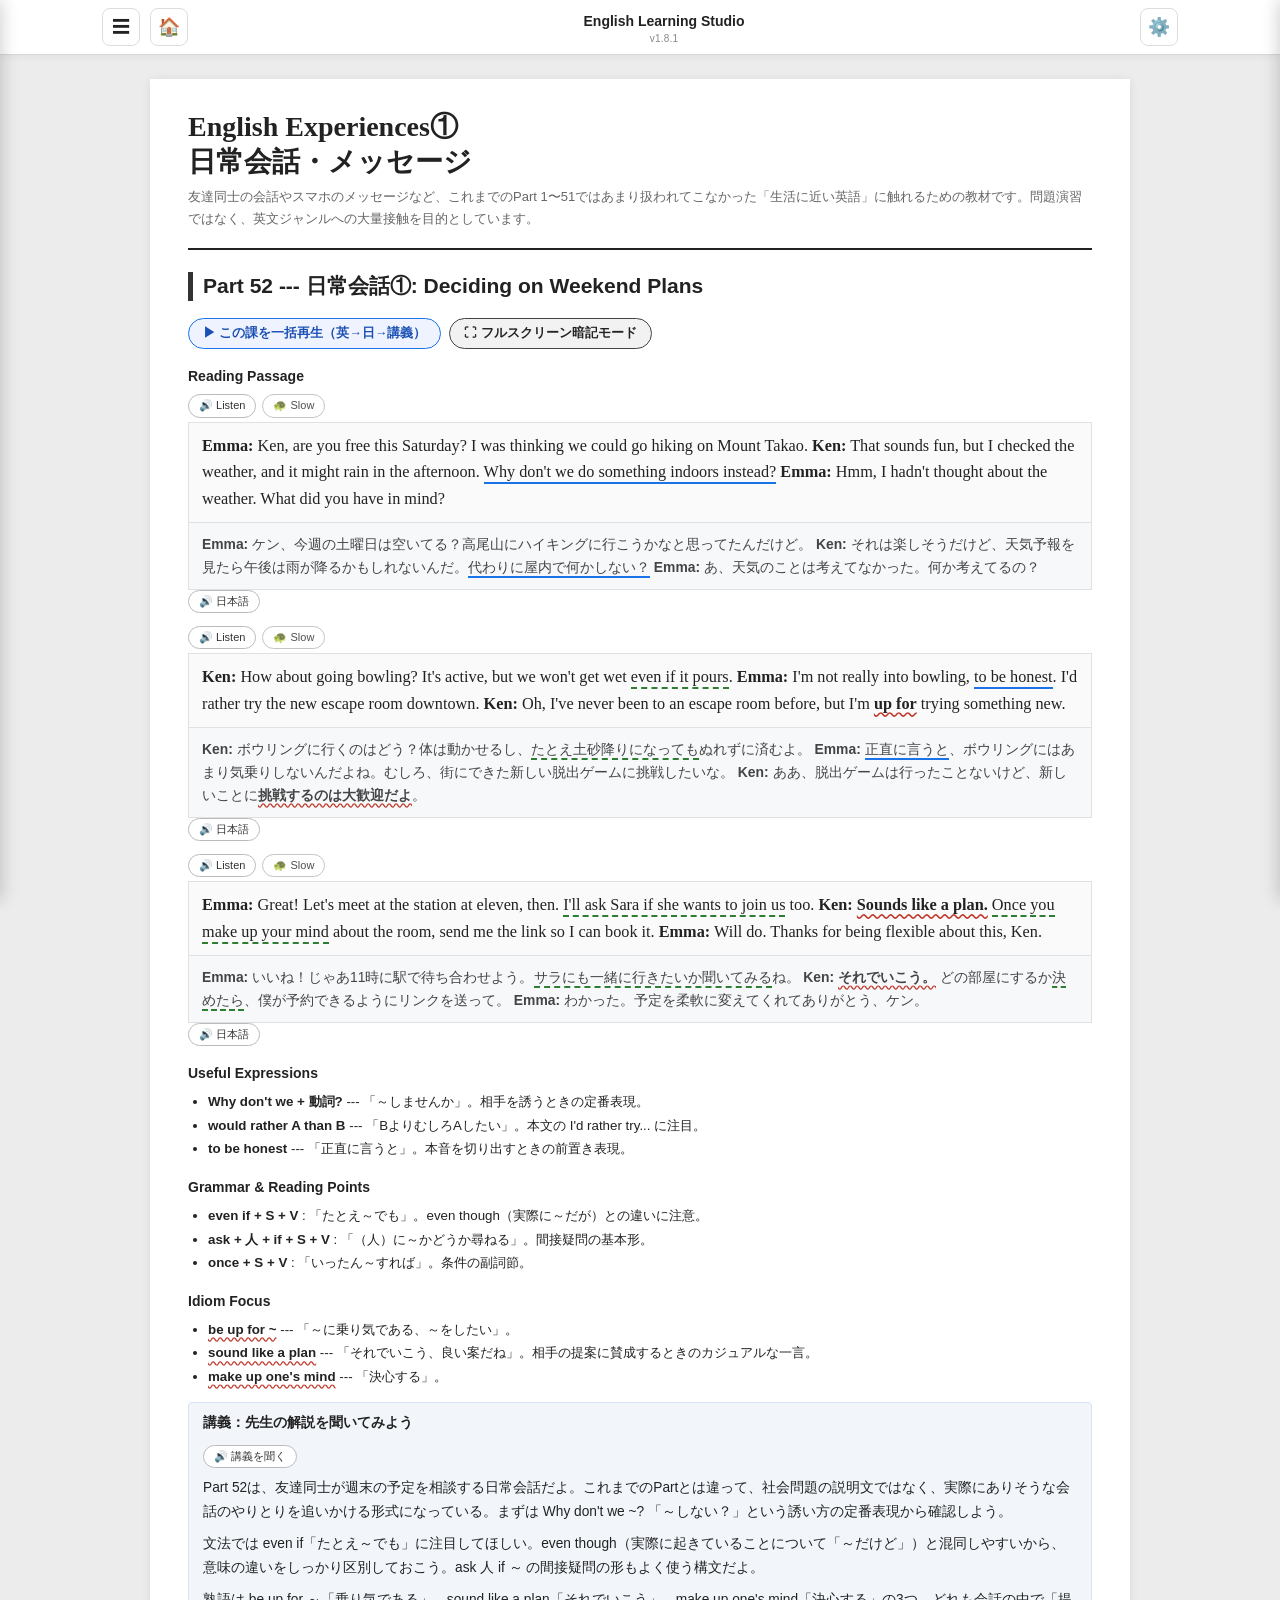
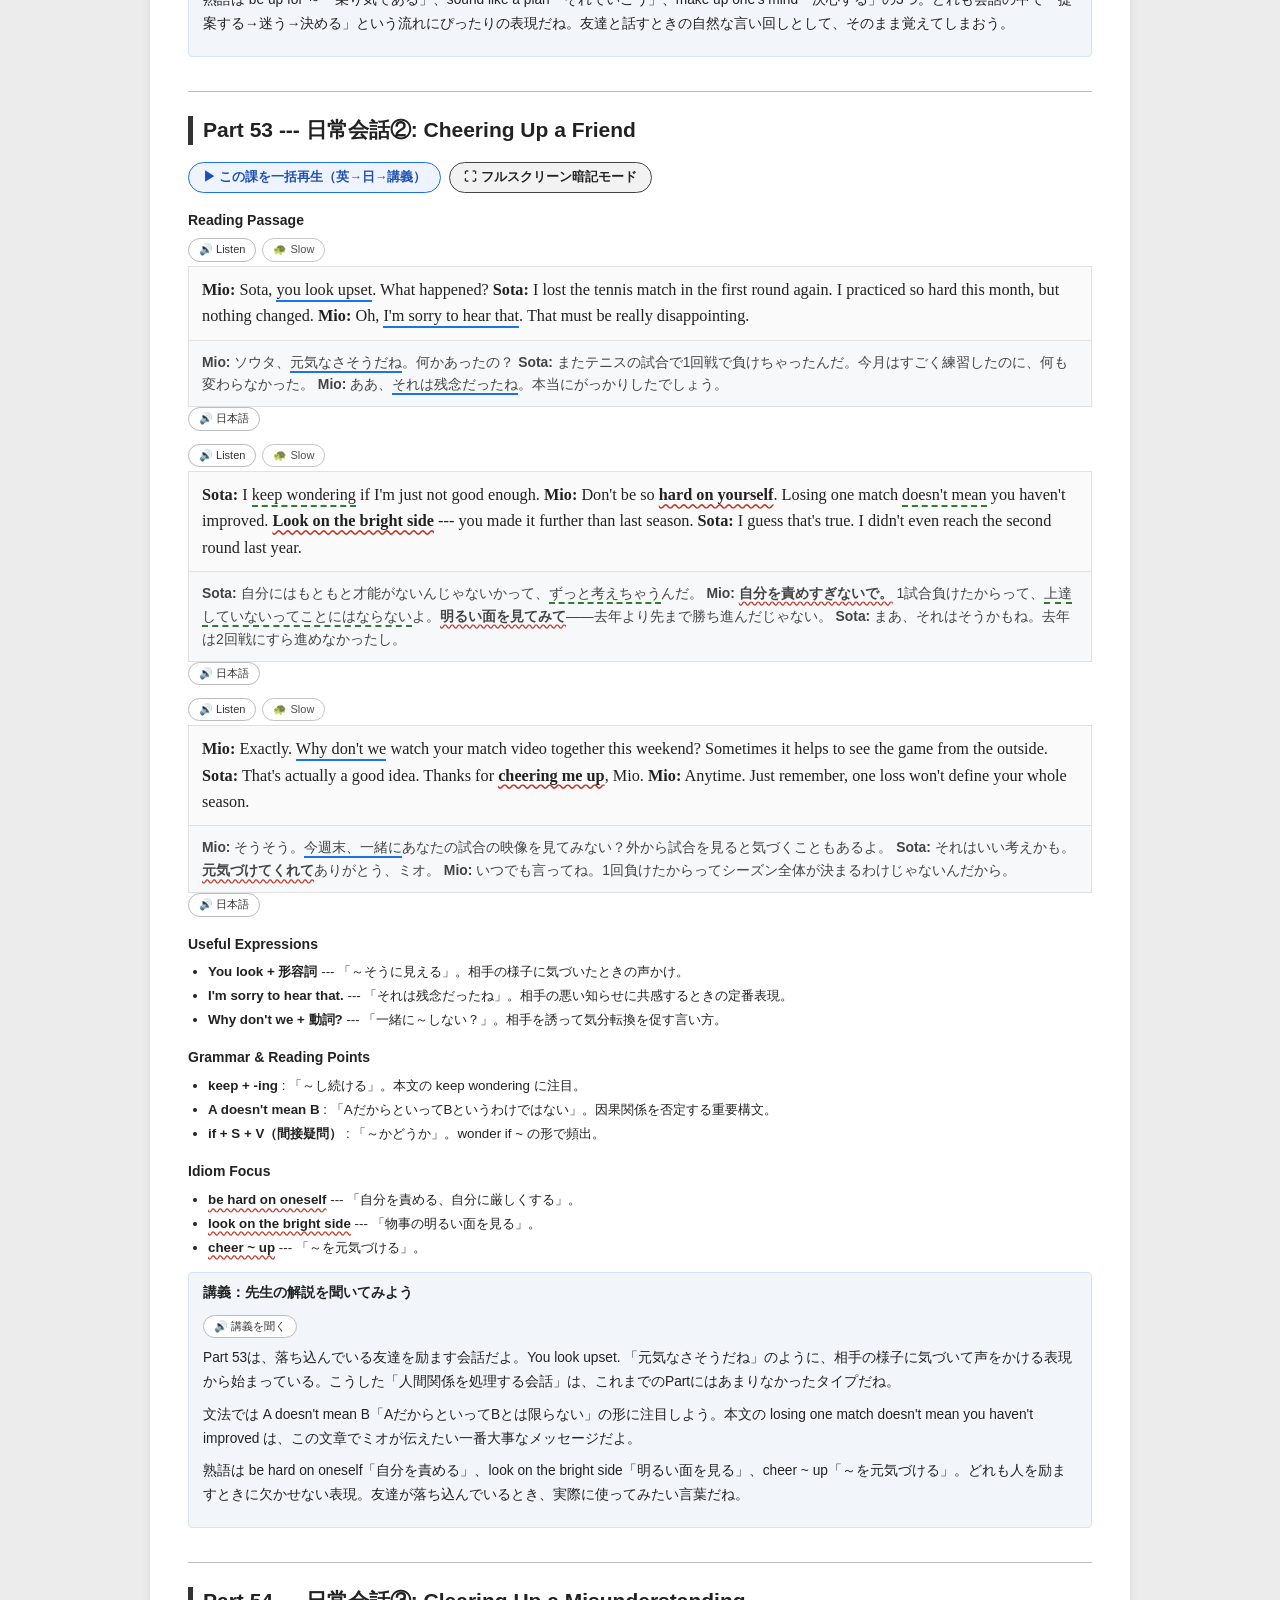
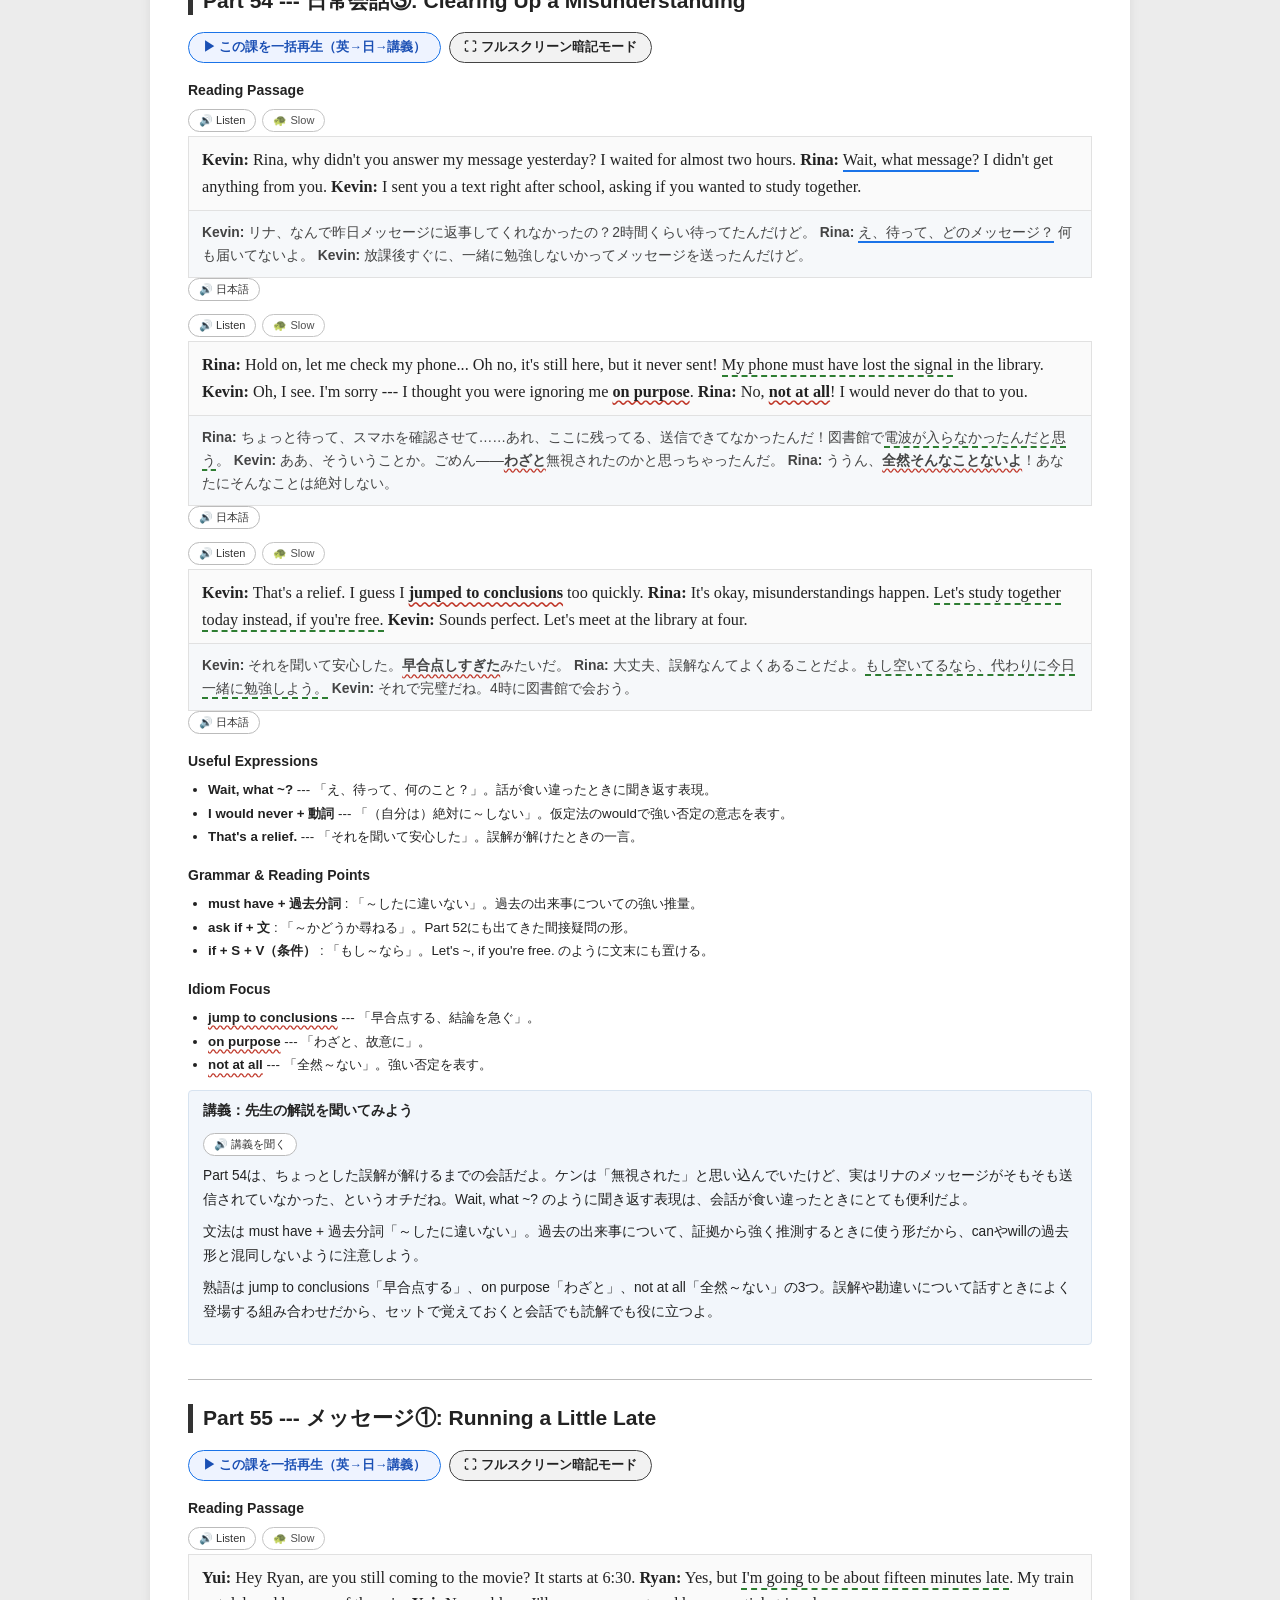
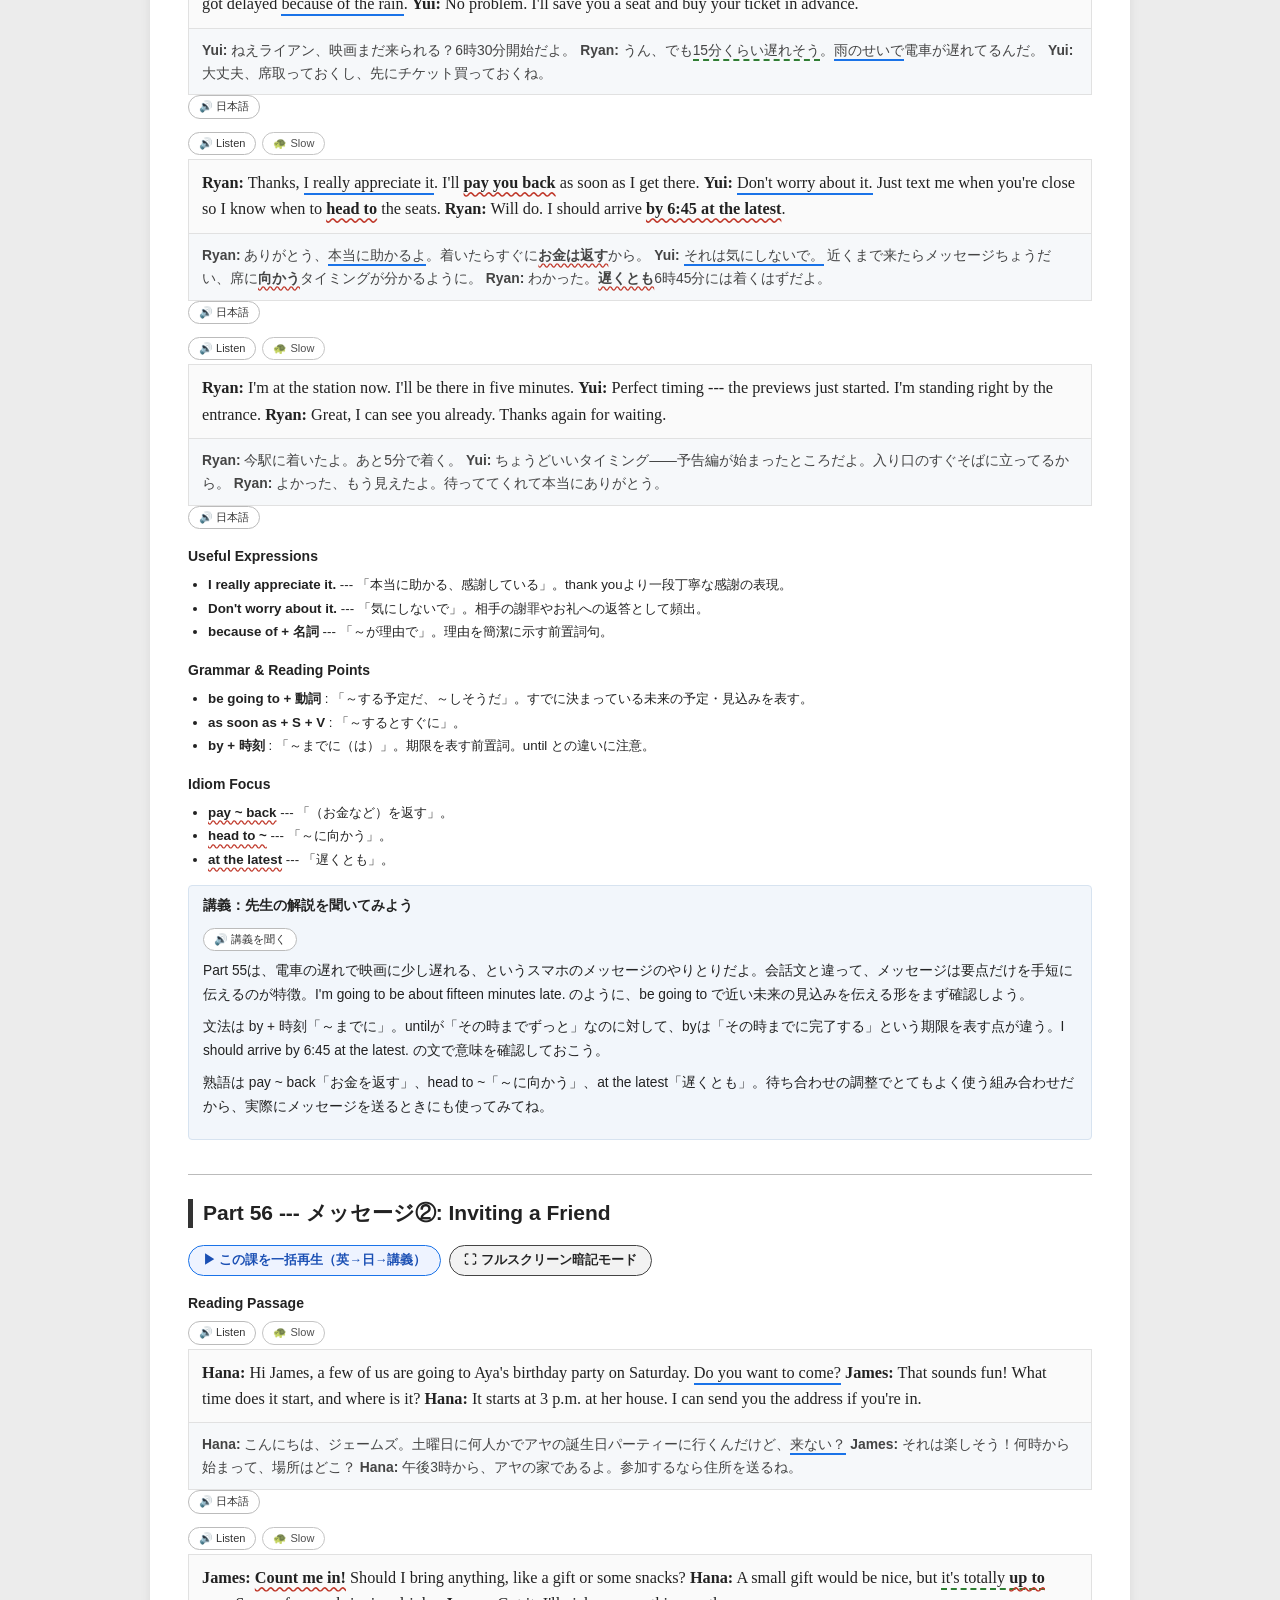
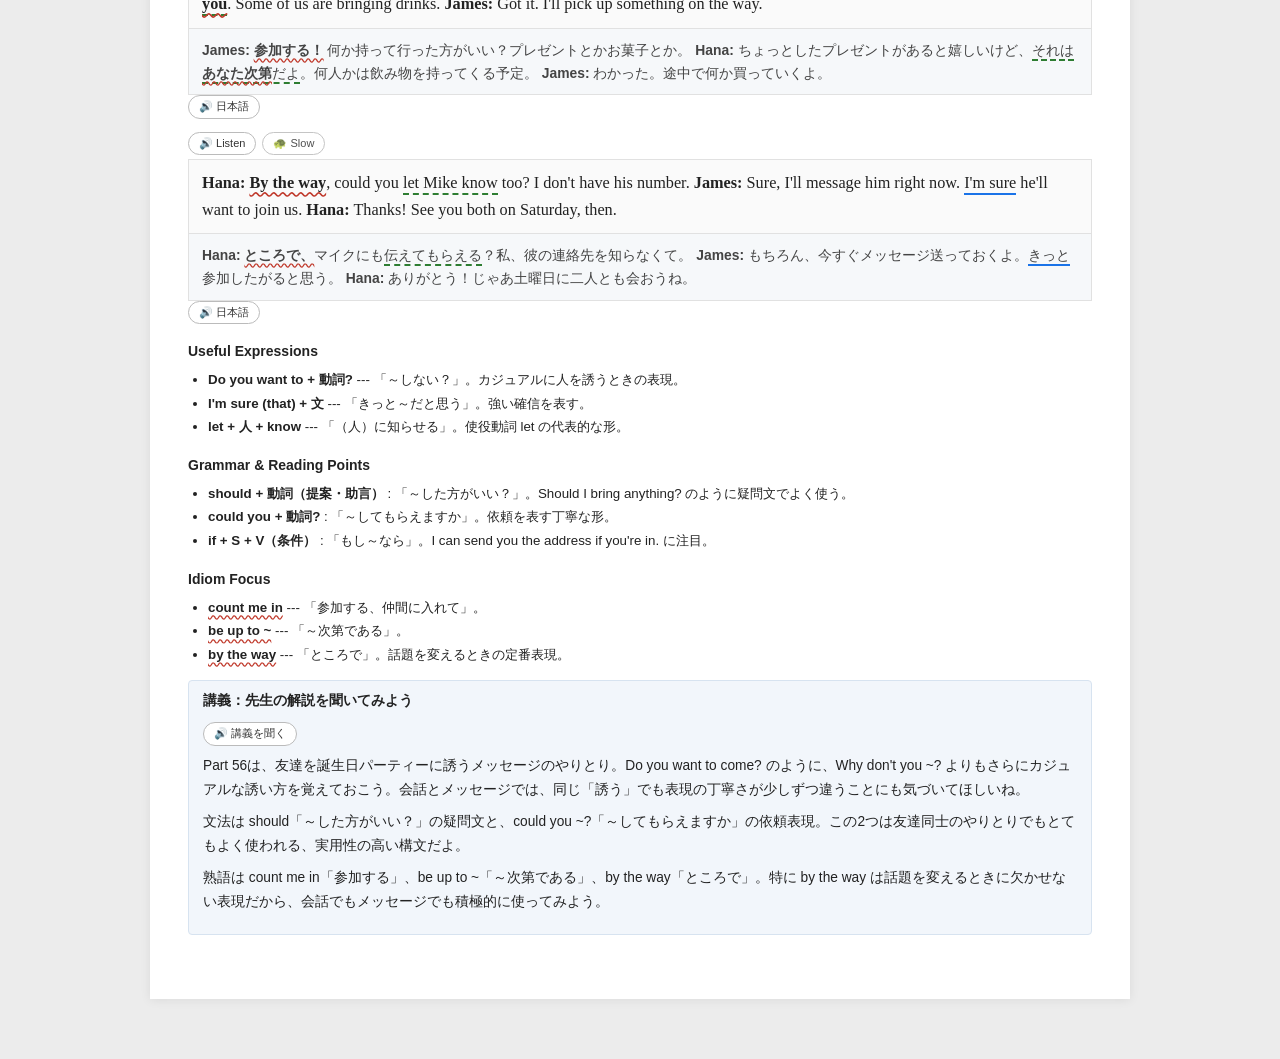
<file: reading-6.html>
<!DOCTYPE html>

<html lang="ja">
<head>
<meta charset="utf-8"/>
<meta content="width=device-width, initial-scale=1, viewport-fit=cover" name="viewport"/>
<title>English Experiences：日常会話・メッセージ Part52-56｜English Learning Studio</title>
<meta content="友達同士の日常会話やスマホのメッセージなど、生活に近い英語に触れる読解教材。英文和訳・重要表現・音声読み上げ対応。" name="description"/>
<meta content="index,follow" name="robots"/>
<link href="https://egoaid.github.io/English-Vocabulary/reading-6.html" rel="canonical"/>
<meta content="ja_JP" property="og:locale"/>
<meta content="https://egoaid.github.io/English-Vocabulary/reading-6.html" property="og:url"/>
<meta content="English Experiences：日常会話・メッセージ Part52-56｜English Learning Studio" property="og:title"/>
<meta content="友達同士の日常会話やスマホのメッセージなど、生活に近い英語に触れる読解教材。英文和訳・重要表現・音声読み上げ対応。" property="og:description"/>
<meta content="website" property="og:type"/>
<meta content="English Learning Studio" property="og:site_name"/>
<meta content="https://egoaid.github.io/English-Vocabulary/icons/og-image.png" property="og:image"/>
<meta content="1200" property="og:image:width"/>
<meta content="630" property="og:image:height"/>
<meta content="summary_large_image" name="twitter:card"/>
<meta content="English Experiences：日常会話・メッセージ Part52-56｜English Learning Studio" name="twitter:title"/>
<meta content="友達同士の日常会話やスマホのメッセージなど、生活に近い英語に触れる読解教材。英文和訳・重要表現・音声読み上げ対応。" name="twitter:description"/>
<meta content="https://egoaid.github.io/English-Vocabulary/icons/og-image.png" name="twitter:image"/>
<link href="manifest.json" rel="manifest"/>
<meta content="#222222" name="theme-color"/>
<meta content="yes" name="mobile-web-app-capable"/>
<meta content="yes" name="apple-mobile-web-app-capable"/>
<meta content="default" name="apple-mobile-web-app-status-bar-style"/>
<meta content="English Studio" name="apple-mobile-web-app-title"/>
<link href="icons/apple-touch-icon-180.png" rel="apple-touch-icon"/>
<link href="icons/favicon-32.png" rel="icon" sizes="32x32" type="image/png"/>
<link href="icons/favicon-16.png" rel="icon" sizes="16x16" type="image/png"/>
<link href="icons/icon-192.png" rel="icon" sizes="192x192" type="image/png"/>
<link href="icons/icon-512.png" rel="icon" sizes="512x512" type="image/png"/>
<link rel="stylesheet" href="styles.css"/>
<script type="application/ld+json">
{
  "@context": "https://schema.org",
  "@type": "LearningResource",
  "name": "English Experiences：日常会話・メッセージ Part52-56",
  "description": "友達同士の日常会話やスマホのメッセージなど、生活に近い英語に触れる読解教材。英文和訳・重要表現・音声読み上げ対応。",
  "url": "https://egoaid.github.io/English-Vocabulary/reading-6.html",
  "inLanguage": "en",
  "isPartOf": { "@type": "WebSite", "url": "https://egoaid.github.io/English-Vocabulary/" },
  "isAccessibleForFree": true,
  "learningResourceType": "Reading passage",
  "educationalLevel": "High school"
}
</script>
</head>
<body>
<header class="screen-header">
<div class="screen-header-inner">
<button class="icon-btn" id="sidebarToggle" aria-label="目次を開く" title="目次">
<span class="icon-bars">&#9776;</span>
</button>
<a class="icon-btn" href="index.html" aria-label="ホーム（目次）" title="ホーム（目次）">🏠</a>
<strong class="app-title">English Learning Studio</strong>
<button class="icon-btn" id="settingsToggle" aria-label="設定を開く" title="設定">&#9881;&#65039;</button>
</div>
</header>

<div class="sidebar-backdrop" id="sidebarBackdrop"></div>
<aside class="sidebar" id="sidebar" aria-hidden="true">
<div class="sidebar-header">
<span>目次</span>
<button class="icon-btn" id="sidebarClose" aria-label="閉じる">&#10005;</button>
</div>
<nav class="sidebar-list" aria-label="Parts">
<a href="index.html" class="sidebar-link home-link"><span class="sidebar-num">&#127968;</span><span class="sidebar-title">ホーム（目次）</span></a>
<div class="sidebar-group-label">Part 1&ndash;29：時事・社会トピック読解</div>
<a href="reading-1.html#part-01" class="sidebar-link" data-target="part-01" data-file="reading-1.html"><span class="sidebar-num">01</span><span class="sidebar-title">Generative AI and English Learning</span></a>
<a href="reading-1.html#part-02" class="sidebar-link" data-target="part-02" data-file="reading-1.html"><span class="sidebar-num">02</span><span class="sidebar-title">Power Crisis and Renewable Energy</span></a>
<a href="reading-1.html#part-03" class="sidebar-link" data-target="part-03" data-file="reading-1.html"><span class="sidebar-num">03</span><span class="sidebar-title">Climate Change and Global Sustainability</span></a>
<a href="reading-1.html#part-04" class="sidebar-link" data-target="part-04" data-file="reading-1.html"><span class="sidebar-num">04</span><span class="sidebar-title">International Law and the Rule of Law</span></a>
<a href="reading-1.html#part-05" class="sidebar-link" data-target="part-05" data-file="reading-1.html"><span class="sidebar-num">05</span><span class="sidebar-title">Marriage Equality and Equal Rights</span></a>
<a href="reading-1.html#part-06" class="sidebar-link" data-target="part-06" data-file="reading-1.html"><span class="sidebar-num">06</span><span class="sidebar-title">Imperial Succession and Constitutional Monarchy</span></a>
<a href="reading-1.html#part-07" class="sidebar-link" data-target="part-07" data-file="reading-1.html"><span class="sidebar-num">07</span><span class="sidebar-title">Autonomous Weapons and Drone Warfare</span></a>
<a href="reading-1.html#part-08" class="sidebar-link" data-target="part-08" data-file="reading-1.html"><span class="sidebar-num">08</span><span class="sidebar-title">Korea-Japan Relations and Historical Memory</span></a>
<a href="reading-1.html#part-09" class="sidebar-link" data-target="part-09" data-file="reading-1.html"><span class="sidebar-num">09</span><span class="sidebar-title">China-Japan Relations and Economic Interdependence</span></a>
<a href="reading-1.html#part-10" class="sidebar-link" data-target="part-10" data-file="reading-1.html"><span class="sidebar-num">10</span><span class="sidebar-title">Nuclear Policy and Japan's Constitutional Debate</span></a>
<a href="reading-1.html#part-11" class="sidebar-link" data-target="part-11" data-file="reading-1.html"><span class="sidebar-num">11</span><span class="sidebar-title">Demographic Decline and an Aging Society</span></a>
<a href="reading-1.html#part-12" class="sidebar-link" data-target="part-12" data-file="reading-1.html"><span class="sidebar-num">12</span><span class="sidebar-title">Healthcare System Reform and Medical Challenges</span></a>
<a href="reading-1.html#part-13" class="sidebar-link" data-target="part-13" data-file="reading-1.html"><span class="sidebar-num">13</span><span class="sidebar-title">Childcare Support and Family Policy</span></a>
<a href="reading-1.html#part-14" class="sidebar-link" data-target="part-14" data-file="reading-1.html"><span class="sidebar-num">14</span><span class="sidebar-title">Hate Speech and Online Harassment</span></a>
<a href="reading-1.html#part-15" class="sidebar-link" data-target="part-15" data-file="reading-1.html"><span class="sidebar-num">15</span><span class="sidebar-title">Social Media and Political Polarization</span></a>
<a href="reading-1.html#part-16" class="sidebar-link" data-target="part-16" data-file="reading-1.html"><span class="sidebar-num">16</span><span class="sidebar-title">Democratic Backsliding and Authoritarianism</span></a>
<a href="reading-1.html#part-17" class="sidebar-link" data-target="part-17" data-file="reading-1.html"><span class="sidebar-num">17</span><span class="sidebar-title">Terrorism and National Security Responses</span></a>
<a href="reading-1.html#part-18" class="sidebar-link" data-target="part-18" data-file="reading-1.html"><span class="sidebar-num">18</span><span class="sidebar-title">Refugee Crisis and Humanitarian Obligations</span></a>
<a href="reading-1.html#part-19" class="sidebar-link" data-target="part-19" data-file="reading-1.html"><span class="sidebar-num">19</span><span class="sidebar-title">Labor Exploitation and Supply Chain Ethics</span></a>
<a href="reading-1.html#part-20" class="sidebar-link" data-target="part-20" data-file="reading-1.html"><span class="sidebar-num">20</span><span class="sidebar-title">Pandemic Preparedness and Public Health Resilience</span></a>
<a href="reading-1.html#part-21" class="sidebar-link" data-target="part-21" data-file="reading-1.html"><span class="sidebar-num">21</span><span class="sidebar-title">Mental Health and Psychological Resilience</span></a>
<a href="reading-1.html#part-22" class="sidebar-link" data-target="part-22" data-file="reading-1.html"><span class="sidebar-num">22</span><span class="sidebar-title">Automation, AI, and the Future of Work</span></a>
<a href="reading-1.html#part-23" class="sidebar-link" data-target="part-23" data-file="reading-1.html"><span class="sidebar-num">23</span><span class="sidebar-title">Space Exploration and International Cooperation</span></a>
<a href="reading-1.html#part-24" class="sidebar-link" data-target="part-24" data-file="reading-1.html"><span class="sidebar-num">24</span><span class="sidebar-title">Wealth Inequality and Economic Opportunity</span></a>
<a href="reading-1.html#part-25" class="sidebar-link" data-target="part-25" data-file="reading-1.html"><span class="sidebar-num">25</span><span class="sidebar-title">Language Diversity and Endangered Languages</span></a>
<a href="reading-1.html#part-26" class="sidebar-link" data-target="part-26" data-file="reading-1.html"><span class="sidebar-num">26</span><span class="sidebar-title">Study Abroad and Global Citizenship</span></a>
<a href="reading-1.html#part-27" class="sidebar-link" data-target="part-27" data-file="reading-1.html"><span class="sidebar-num">27</span><span class="sidebar-title">Ocean Conservation and Plastic Pollution</span></a>
<a href="reading-1.html#part-28" class="sidebar-link" data-target="part-28" data-file="reading-1.html"><span class="sidebar-num">28</span><span class="sidebar-title">Artificial Intelligence, Copyright, and Creative Work</span></a>
<a href="reading-1.html#part-29" class="sidebar-link" data-target="part-29" data-file="reading-1.html"><span class="sidebar-num">29</span><span class="sidebar-title">Gender Gap in the Workplace</span></a>
<div class="sidebar-group-label">Part 30&ndash;34：物語文</div>
<a href="reading-2.html#part-30" class="sidebar-link" data-target="part-30" data-file="reading-2.html"><span class="sidebar-num">30</span><span class="sidebar-title">物語文: Two Ways of Solving a Problem</span></a>
<a href="reading-2.html#part-31" class="sidebar-link" data-target="part-31" data-file="reading-2.html"><span class="sidebar-num">31</span><span class="sidebar-title">物語文: Finding a New Interest</span></a>
<a href="reading-2.html#part-32" class="sidebar-link" data-target="part-32" data-file="reading-2.html"><span class="sidebar-num">32</span><span class="sidebar-title">物語文: The Late Bicycle</span></a>
<a href="reading-2.html#part-33" class="sidebar-link" data-target="part-33" data-file="reading-2.html"><span class="sidebar-num">33</span><span class="sidebar-title">物語文: The Mosaic That Wouldn't Come Together</span></a>
<a href="reading-2.html#part-34" class="sidebar-link" data-target="part-34" data-file="reading-2.html"><span class="sidebar-num">34</span><span class="sidebar-title">物語文: A Question She Couldn't Answer</span></a>
<div class="sidebar-group-label">Part 35&ndash;39：論説文解釈</div>
<a href="reading-3.html#part-35" class="sidebar-link" data-target="part-35" data-file="reading-3.html"><span class="sidebar-num">35</span><span class="sidebar-title">論説文読解①: 対比・逆接の接続語</span></a>
<a href="reading-3.html#part-36" class="sidebar-link" data-target="part-36" data-file="reading-3.html"><span class="sidebar-num">36</span><span class="sidebar-title">論説文読解②: 因果関係の接続語</span></a>
<a href="reading-3.html#part-37" class="sidebar-link" data-target="part-37" data-file="reading-3.html"><span class="sidebar-num">37</span><span class="sidebar-title">論説文読解③: 追加の接続語</span></a>
<a href="reading-3.html#part-38" class="sidebar-link" data-target="part-38" data-file="reading-3.html"><span class="sidebar-num">38</span><span class="sidebar-title">論説文読解④: 言い換え・具体例の接続語</span></a>
<a href="reading-3.html#part-39" class="sidebar-link" data-target="part-39" data-file="reading-3.html"><span class="sidebar-num">39</span><span class="sidebar-title">論説文読解⑤: NOT型設問と文整序の総まとめ</span></a>
<div class="sidebar-group-label">Part 40&ndash;44：英作文練習</div>
<a href="reading-4.html#part-40" class="sidebar-link" data-target="part-40" data-file="reading-4.html"><span class="sidebar-num">40</span><span class="sidebar-title">英作文練習①: 二つの絵を比較する</span></a>
<a href="reading-4.html#part-41" class="sidebar-link" data-target="part-41" data-file="reading-4.html"><span class="sidebar-num">41</span><span class="sidebar-title">英作文練習②: 困っている人を助ける</span></a>
<a href="reading-4.html#part-42" class="sidebar-link" data-target="part-42" data-file="reading-4.html"><span class="sidebar-num">42</span><span class="sidebar-title">英作文練習③: 変化を説明する</span></a>
<a href="reading-4.html#part-43" class="sidebar-link" data-target="part-43" data-file="reading-4.html"><span class="sidebar-num">43</span><span class="sidebar-title">英作文練習④: 理由をつけて意見を述べる</span></a>
<a href="reading-4.html#part-44" class="sidebar-link" data-target="part-44" data-file="reading-4.html"><span class="sidebar-num">44</span><span class="sidebar-title">英作文練習⑤: 改善案を提案する</span></a>
<div class="sidebar-group-label">Part 45&ndash;49：リスニング対策</div>
<a href="reading-5.html#part-45" class="sidebar-link" data-target="part-45" data-file="reading-5.html"><span class="sidebar-num">45</span><span class="sidebar-title">リスニング対策①: 複数条件からの絞り込み</span></a>
<a href="reading-5.html#part-46" class="sidebar-link" data-target="part-46" data-file="reading-5.html"><span class="sidebar-num">46</span><span class="sidebar-title">リスニング対策②: 予定の調整と変更</span></a>
<a href="reading-5.html#part-47" class="sidebar-link" data-target="part-47" data-file="reading-5.html"><span class="sidebar-num">47</span><span class="sidebar-title">リスニング対策③: 施設・サービスの案内</span></a>
<a href="reading-5.html#part-48" class="sidebar-link" data-target="part-48" data-file="reading-5.html"><span class="sidebar-num">48</span><span class="sidebar-title">リスニング対策④: 順序・手順の説明</span></a>
<a href="reading-5.html#part-49" class="sidebar-link" data-target="part-49" data-file="reading-5.html"><span class="sidebar-num">49</span><span class="sidebar-title">リスニング対策⑤: 説明モノローグと例外情報</span></a>
<div class="sidebar-group-label">Part 50：重要英単語ランク表</div>
<a href="vocab-words.html#part-50" class="sidebar-link" data-target="part-50" data-file="vocab-words.html"><span class="sidebar-num">50</span><span class="sidebar-title">重要英単語ランク表（全2762語）</span></a>
<div class="sidebar-group-label">Part 51：重要熟語・イディオムランク表</div>
<a href="vocab-idioms.html#part-51" class="sidebar-link" data-target="part-51" data-file="vocab-idioms.html"><span class="sidebar-num">51</span><span class="sidebar-title">重要熟語・イディオムランク表（全1235熟語）</span></a>
<div class="sidebar-group-label">Part 52&ndash;56：日常会話・メッセージ</div>
<a href="reading-6.html#part-52" class="sidebar-link" data-target="part-52" data-file="reading-6.html"><span class="sidebar-num">52</span><span class="sidebar-title">日常会話: Deciding on Weekend Plans</span></a>
<a href="reading-6.html#part-53" class="sidebar-link" data-target="part-53" data-file="reading-6.html"><span class="sidebar-num">53</span><span class="sidebar-title">日常会話: Cheering Up a Friend</span></a>
<a href="reading-6.html#part-54" class="sidebar-link" data-target="part-54" data-file="reading-6.html"><span class="sidebar-num">54</span><span class="sidebar-title">日常会話: Clearing Up a Misunderstanding</span></a>
<a href="reading-6.html#part-55" class="sidebar-link" data-target="part-55" data-file="reading-6.html"><span class="sidebar-num">55</span><span class="sidebar-title">メッセージ: Running a Little Late</span></a>
<a href="reading-6.html#part-56" class="sidebar-link" data-target="part-56" data-file="reading-6.html"><span class="sidebar-num">56</span><span class="sidebar-title">メッセージ: Inviting a Friend</span></a>
<div class="sidebar-group-label">Part 57&ndash;60：Eメール・人物紹介</div>
<a href="reading-7.html#part-57" class="sidebar-link" data-target="part-57" data-file="reading-7.html"><span class="sidebar-num">57</span><span class="sidebar-title">Eメール: A Request to Reschedule</span></a>
<a href="reading-7.html#part-58" class="sidebar-link" data-target="part-58" data-file="reading-7.html"><span class="sidebar-num">58</span><span class="sidebar-title">Eメール: A Thank-You Email After a Homestay</span></a>
<a href="reading-7.html#part-59" class="sidebar-link" data-target="part-59" data-file="reading-7.html"><span class="sidebar-num">59</span><span class="sidebar-title">人物紹介: From a Curious Boy to a Marine Biologist</span></a>
<a href="reading-7.html#part-60" class="sidebar-link" data-target="part-60" data-file="reading-7.html"><span class="sidebar-num">60</span><span class="sidebar-title">人物紹介: Building a Career in Clean Energy</span></a>
<div class="sidebar-group-label">Part 61&ndash;64：個人的エッセイ・インタビュー</div>
<a href="reading-8.html#part-61" class="sidebar-link" data-target="part-61" data-file="reading-8.html"><span class="sidebar-num">61</span><span class="sidebar-title">個人的エッセイ: The Day I Changed My Mind About Working Alone</span></a>
<a href="reading-8.html#part-62" class="sidebar-link" data-target="part-62" data-file="reading-8.html"><span class="sidebar-num">62</span><span class="sidebar-title">個人的エッセイ: What My Little Sister Taught Me About Patience</span></a>
<a href="reading-8.html#part-63" class="sidebar-link" data-target="part-63" data-file="reading-8.html"><span class="sidebar-num">63</span><span class="sidebar-title">インタビュー: A Pastry Chef's Story</span></a>
<a href="reading-8.html#part-64" class="sidebar-link" data-target="part-64" data-file="reading-8.html"><span class="sidebar-num">64</span><span class="sidebar-title">インタビュー: A Wheelchair Basketball Player's Story</span></a>
<div class="sidebar-group-label">Part 65&ndash;68：アート・旅行と文化紹介</div>
<a href="reading-9.html#part-65" class="sidebar-link" data-target="part-65" data-file="reading-9.html"><span class="sidebar-num">65</span><span class="sidebar-title">アート: The Painting I Almost Didn't Finish</span></a>
<a href="reading-9.html#part-66" class="sidebar-link" data-target="part-66" data-file="reading-9.html"><span class="sidebar-num">66</span><span class="sidebar-title">アート: Why I Draw the Same Mountain Every Year</span></a>
<a href="reading-9.html#part-67" class="sidebar-link" data-target="part-67" data-file="reading-9.html"><span class="sidebar-num">67</span><span class="sidebar-title">旅行・文化紹介: A Weekend in Kanazawa</span></a>
<a href="reading-9.html#part-68" class="sidebar-link" data-target="part-68" data-file="reading-9.html"><span class="sidebar-num">68</span><span class="sidebar-title">旅行・文化紹介: Visiting a Night Market in Taiwan</span></a>
<div class="sidebar-group-label">Part 69&ndash;71：科学レポート・How-to</div>
<a href="reading-10.html#part-69" class="sidebar-link" data-target="part-69" data-file="reading-10.html"><span class="sidebar-num">69</span><span class="sidebar-title">科学レポート: Why Do Cats Purr?</span></a>
<a href="reading-10.html#part-70" class="sidebar-link" data-target="part-70" data-file="reading-10.html"><span class="sidebar-num">70</span><span class="sidebar-title">科学レポート: The Memory Experiment</span></a>
<a href="reading-10.html#part-71" class="sidebar-link" data-target="part-71" data-file="reading-10.html"><span class="sidebar-num">71</span><span class="sidebar-title">How-to: Starting a Small Vegetable Garden</span></a>
<div class="sidebar-group-label">Part 72&ndash;79：英検2級レベル 実戦読解・リスニング</div>
<a href="reading-11.html#part-72" class="sidebar-link" data-target="part-72" data-file="reading-11.html"><span class="sidebar-num">72</span><span class="sidebar-title">Eメール: A Request to Book the Community Hall</span></a>
<a href="reading-11.html#part-73" class="sidebar-link" data-target="part-73" data-file="reading-11.html"><span class="sidebar-num">73</span><span class="sidebar-title">論説文（心理学）: The Reason a Familiar Face Feels Trustworthy</span></a>
<a href="reading-11.html#part-74" class="sidebar-link" data-target="part-74" data-file="reading-11.html"><span class="sidebar-num">74</span><span class="sidebar-title">論説文（技術と社会）: A Water Bottle That Refuses to Become Trash</span></a>
<a href="reading-11.html#part-75" class="sidebar-link" data-target="part-75" data-file="reading-11.html"><span class="sidebar-num">75</span><span class="sidebar-title">英検形式ライティング: A Model Opinion Essay</span></a>
<a href="reading-11.html#part-76" class="sidebar-link" data-target="part-76" data-file="reading-11.html"><span class="sidebar-num">76</span><span class="sidebar-title">リスニング対策: Covering a Client Meeting</span></a>
<a href="reading-11.html#part-77" class="sidebar-link" data-target="part-77" data-file="reading-11.html"><span class="sidebar-num">77</span><span class="sidebar-title">熟語・語彙まとめ: Getting Ready for Exam Day</span></a>
<a href="reading-11.html#part-78" class="sidebar-link" data-target="part-78" data-file="reading-11.html"><span class="sidebar-num">78</span><span class="sidebar-title">リスニング対策（モノローグ型）: Three Short Stories</span></a>
<a href="reading-11.html#part-79" class="sidebar-link" data-target="part-79" data-file="reading-11.html"><span class="sidebar-num">79</span><span class="sidebar-title">リスニング対策（電話・接客）: Changing a Hotel Reservation</span></a>
<div class="sidebar-group-label">Part 80&ndash;82：英検2級レベル 本番形式 実戦問題</div>
<a href="quiz.html" class="sidebar-link" data-target="quizApp" data-file="quiz.html"><span class="sidebar-num">80</span><span class="sidebar-title">語彙・熟語の4択問題、読解の4択問題（制限時間つき・成績記録つき）</span></a>
<div class="sidebar-group-label">Part 83&ndash;85：High School Entrance English 実戦トレーニング</div>
<a href="quiz.html#quizGroupHs" class="sidebar-link" data-target="quizGroupHs" data-file="quiz.html"><span class="sidebar-num">83</span><span class="sidebar-title">リスニング＆情報選択（複数選択つき）</span></a>
<a href="quiz.html#quizGroupHs" class="sidebar-link" data-target="quizGroupHs" data-file="quiz.html"><span class="sidebar-num">84</span><span class="sidebar-title">読解・推論（並べ替えつき）</span></a>
<a href="quiz.html#quizGroupHs" class="sidebar-link" data-target="quizGroupHs" data-file="quiz.html"><span class="sidebar-num">85</span><span class="sidebar-title">英作文（チップ組み立て・60語）</span></a>
</nav>
</aside>

<div class="settings-backdrop" id="settingsBackdrop"></div>
<aside class="settings-panel" id="settingsPanel" aria-hidden="true">
<div class="settings-header">
<span>設定</span>
<button class="icon-btn" id="settingsClose" aria-label="閉じる">&#10005;</button>
</div>
<div class="settings-body">
<button class="settings-btn" id="manualOpenBtn">&#128214; 使い方マニュアル</button>
<button class="settings-btn" id="printBtn">&#128424;&#65039; A4で印刷する</button>
<div class="settings-item">
<label for="rateSlider">読み上げ速度（英語・通常ボタン）</label>
<input id="rateSlider" max="1.1" min="0.5" step="0.05" type="range" value="0.92"/>
<span class="settings-value" id="rateValue">0.92</span>
</div>
<div class="settings-item">
<label for="slowRateSlider">読み上げ速度（英語・ゆっくりボタン）</label>
<input id="slowRateSlider" max="0.9" min="0.3" step="0.05" type="range" value="0.6"/>
<span class="settings-value" id="slowRateValue">0.60</span>
</div>
<div class="settings-item voice-select-item" id="maleVoiceSettingItem" style="display:none;">
<label for="maleVoiceSelect">英語・男性の声</label>
<select id="maleVoiceSelect"></select>
<p class="settings-hint">Microsoft Online Natural音声（利用できる場合のみ表示）</p>
</div>
<div class="settings-item voice-select-item" id="femaleVoiceSettingItem" style="display:none;">
<label for="femaleVoiceSelect">英語・女性の声</label>
<select id="femaleVoiceSelect"></select>
<p class="settings-hint">Microsoft Online Natural音声（利用できる場合のみ表示）</p>
</div>
<div class="settings-item voice-select-item" id="japaneseMaleVoiceSettingItem" style="display:none;">
<label for="japaneseMaleVoiceSelect">日本語・男性の声</label>
<select id="japaneseMaleVoiceSelect"></select>
<p class="settings-hint">Microsoft Online Natural音声（利用できる場合のみ表示）</p>
</div>
<div class="settings-item voice-select-item" id="japaneseFemaleVoiceSettingItem" style="display:none;">
<label for="japaneseFemaleVoiceSelect">日本語・女性の声</label>
<select id="japaneseFemaleVoiceSelect"></select>
<p class="settings-hint">Microsoft Online Natural音声（利用できる場合のみ表示）</p>
</div>
<div class="settings-item settings-checkbox">
<label><input id="darkModeToggle" type="checkbox"/> ダークモード</label>
</div>
<div class="settings-item">
<label for="fsBgColorPicker">フルスクリーン暗記モードの背景色</label>
<input id="fsBgColorPicker" type="color" value="#0e1116"/>
</div>
<div class="settings-item">
<label for="fsHighlightColorPicker">単語ハイライトの色</label>
<input id="fsHighlightColorPicker" type="color" value="#ffd166"/>
</div>
<div class="settings-item">
<label for="fsHighlightStyleSelect">単語ハイライトの表示方法</label>
<select id="fsHighlightStyleSelect">
<option value="glow">光るエフェクト</option>
<option value="underline">下線</option>
</select>
</div>
<div class="settings-item">
<label for="fsRateSlider">フルスクリーン暗記モードの読み上げ速度</label>
<input id="fsRateSlider" max="1.5" min="0.3" step="0.05" type="range" value="0.50"/>
<span class="settings-value" id="fsRateValue">0.50</span>
</div>
<div class="settings-item">
<label for="fsMainFontSlider">フルスクリーン：英文・講義文の文字サイズ</label>
<input id="fsMainFontSlider" max="80" min="12" step="1" type="range" value="60"/>
<span class="settings-value" id="fsMainFontValue">60px</span>
</div>
<div class="settings-item">
<label for="fsMainTopMarginSlider">フルスクリーン：英文・講義文の上の余白</label>
<input id="fsMainTopMarginSlider" max="300" min="0" step="5" type="range" value="200"/>
<span class="settings-value" id="fsMainTopMarginValue">200px</span>
</div>
<div class="settings-item">
<label for="fsJaFontSlider">フルスクリーン：日本語字幕の文字サイズ</label>
<input id="fsJaFontSlider" max="60" min="10" step="1" type="range" value="40"/>
<span class="settings-value" id="fsJaFontValue">40px</span>
</div>
<div class="settings-item">
<label for="fsJaBottomMarginSlider">フルスクリーン：日本語字幕の下の余白</label>
<input id="fsJaBottomMarginSlider" max="250" min="0" step="5" type="range" value="150"/>
<span class="settings-value" id="fsJaBottomMarginValue">150px</span>
</div>
<div class="settings-item">
<label for="vocabFontSlider">単語帳・熟語帳の文字サイズ</label>
<input id="vocabFontSlider" max="24" min="10" step="1" type="range" value="14"/>
<span class="settings-value" id="vocabFontValue">14px</span>
</div>
<div class="settings-item">
<label for="fsCardRateSlider">フラッシュカードの読み上げ速度</label>
<input id="fsCardRateSlider" max="1.5" min="0.3" step="0.05" type="range" value="0.85"/>
<span class="settings-value" id="fsCardRateValue">0.85</span>
</div>
<div class="settings-item">
<label for="fsCardFontSlider">フラッシュカードの文字サイズ</label>
<input id="fsCardFontSlider" max="200" min="24" step="2" type="range" value="96"/>
<span class="settings-value" id="fsCardFontValue">96px</span>
</div>
<div class="settings-item settings-checkbox">
<label><input id="skipMasteredToggle" type="checkbox"/> フラッシュカードで暗記済みの単語・熟語を省略する</label>
</div>
<div class="settings-item settings-checkbox">
<label><input id="flashcardShuffleToggle" type="checkbox"/> フラッシュカードをランダムな順番で再生する</label>
</div>
<p class="settings-note">このアプリはオフラインでも利用できます（PWA対応）。ホーム画面に追加すると、アプリのように起動できます。</p>
<p class="settings-version" id="settingsVersionText"></p>
</div>
</aside>

<div class="manual-overlay" id="manualOverlay" aria-hidden="true">
<div class="manual-dialog">
<div class="manual-header">
<span>使い方マニュアル</span>
<button class="icon-btn" id="manualCloseBtn" aria-label="閉じる">&#10005;</button>
</div>
<div class="manual-body">
<h3>画面の移動</h3>
<ul>
<li><strong>&#9776;（左上）</strong> --- 目次を開きます。全カテゴリ・全Partへここから移動できます。</li>
<li><strong>&#127968;（左上）</strong> --- ホーム（目次ページ）に戻ります。</li>
<li><strong>&#9881;&#65039;（右上）</strong> --- 設定パネルを開きます。</li>
</ul>
<h3>本文中のマーカーの意味</h3>
<ul>
<li><strong>太字</strong> --- 重要単語。</li>
<li><strong class="idiom">波下線</strong> --- 熟語（Idiom Focus）。</li>
<li><span class="ue-mark">青下線</span> --- Useful Expressions。</li>
<li><span class="gr-mark">緑点線</span> --- Grammar &amp; Reading Points。</li>
<li><span class="dm-mark">オレンジ点線</span> --- 論理接続語（ディスコースマーカー）。</li>
</ul>
<h3>フルスクリーン暗記モードの操作</h3>
<ul>
<li><strong>← / →キー</strong> --- 前後の項目に移動します。</li>
<li><strong>スペースキー</strong> --- 一時停止／再生を切り替えます。</li>
<li><strong>Escキー</strong> --- フルスクリーン暗記モードを終了します。</li>
<li>画面下部の <strong>⏮ ⏸ ⏭ ✕</strong> ボタンでも同じ操作ができます（✕ボタンで再生停止・終了します）。</li>
<li>1つのPartの再生が終わると、自動的に次のPartへ進みます。</li>
<li>発音中の英単語が光ってハイライトされ、日本語字幕が画面下に表示されます。ハイライトの色や表示方法（光るエフェクト／下線）は設定で変更できます。</li>
<li>スマートフォンでフルスクリーン暗記モード・フラッシュカードを再生している間は、対応している端末・ブラウザでは画面がスリープしないよう制御されます。再生を終了すると、通常の自動スリープに戻ります。この機能に対応していない端末・ブラウザでも、暗記モード自体は問題なく利用できます。</li>
</ul>
<h3>読み上げボタンについて</h3>
<ul>
<li><strong>🔊 Listen / 🐢 Slow / 🔊 日本語 / 🔊 講義を聞く</strong> --- クリックすると再生が始まり、ボタンが点滅して「⏹ STOP」の表示に変わります。もう一度クリックすると停止します。</li>
<li>対話文では、話者ごとに声（男性・女性）が自動的に切り替わります。</li>
</ul>
<h3>一括再生・フルスクリーン暗記モード</h3>
<ul>
<li><strong>▶ この課を一括再生</strong> --- そのPartの英文・日本語訳・講義を順番に音声で流します。</li>
<li><strong>⛶ フルスクリーン暗記モード</strong> --- 全画面表示で、字幕とハイライトを見ながら暗記できます。</li>
</ul>
<h3>フラッシュカードで学習（単語・熟語ランク表）</h3>
<ul>
<li><strong>🎴 フラッシュカードで学習</strong> --- そのランクの単語（または熟語）を1つずつ全画面表示し、英語→日本語の順に読み上げます。</li>
<li>各単語・熟語の右上にある <strong>チェックマーク</strong> をタップすると「暗記済み」として記録できます（背景がグレーになり、文字に取り消し線が入ります）。</li>
<li>設定で「暗記済みを省略する」をオンにすると、チェック済みの単語・熟語はフラッシュカードで再生されなくなります。</li>
<li>設定で「ランダムな順番で再生する」をオンにすると、毎回シャッフルされた順番でカードが再生されます。</li>
</ul>
<h3>実戦トレーニング（Part 80〜85）の使い方</h3>
<ul>
<li><strong>本番モードとゆっくりモード</strong> --- 実戦問題のトップで切り替えます。本番モードは制限時間つき、ゆっくりモードは時間制限なしで、解答後に「問題を解くコツと解説の講義」が表示されます（🔊で音声も聞けます）。成績は<strong>モード別に別々に記録</strong>され、成績画面のタブで切り替えて確認できます。</li>
<li><strong>問題の形式</strong> --- 4択に加えて、「2つ選ぶ」問題（選択後に「解答する」を押します）、文を正しい順に並べる問題、語句のチップを並べて英文を作る問題があります。チップは、タップで追加、タップして選ぶと「左へ・右へ・外す」ができ、パソコンではドラッグ＆ドロップでも並べ替えられます。</li>
<li><strong>リスニング（Part 83）</strong> --- 🔊ボタンで放送を再生します（男性・女性の声は自動で切り替わります）。本番は1回だけ放送されますが、練習では何度でも再生できます。放送文と日本語訳は、解答のあとに表示されます。音声はお使いのブラウザの読み上げ機能によるものです。</li>
<li><strong>英作文（Part 85）</strong> --- 60語以上の英文を、チップを並べて組み立てます。語数が画面に表示されます。文の並べ方に正解が複数ある問題もあります。</li>
</ul>
<h3>設定でできること</h3>
<ul>
<li>読み上げ速度（通常・ゆっくり・フルスクリーン・フラッシュカード）の変更</li>
<li>フルスクリーン暗記モード／フラッシュカードの文字サイズ・余白の変更（スマホとPCで別々に記憶されます）</li>
<li>フルスクリーン暗記モードの背景色・単語ハイライトの色と表示方法（光るエフェクト／下線）の変更</li>
<li>フラッシュカードで「暗記済み」をチェックした単語・熟語を省略する機能のオン・オフ</li>
<li>フラッシュカードをランダムな順番で再生する機能のオン・オフ</li>
<li>ダークモードの切り替え</li>
<li>ブラウザがMicrosoft Online Natural音声を提供している場合、より自然な発音の英語・日本語の音声（それぞれ男性・女性）を選択できます（下記参照）</li>
</ul>
<h3>おすすめの学習の進め方</h3>
<ul>
<li>まずは <strong>Part 50 重要英単語</strong> と <strong>Part 51 重要熟語</strong> の<strong>ランクA</strong>から順に、フラッシュカードで毎日少しずつ進めるのがおすすめです。ランクが上がるほど難易度も上がるので、無理に急がず自分のペースで進めましょう。</li>
<li>単語・熟語の<strong>ランクF</strong>は英検準1級レベルの発展語彙です。基礎（ランクA〜E）が身についてから、余裕があれば取り組む参考項目として位置づけてください。</li>
<li>読解パートでは、まず日本語訳を見ずに英文を読み、意味が取れたら日本語訳で確認する、という順番がおすすめです。分からなかった単語・熟語は、太字・波下線などのマーカーを目印に見直しましょう。</li>
<li>🔊 Listen や ⛶ フルスクリーン暗記モードを使って、耳と目の両方で英文に触れると定着しやすくなります。通学中やすきま時間には、音声だけを聞き流す（シャドーイング）のも効果的です。</li>
<li>フラッシュカードで「暗記済み」をチェックした単語・熟語は、設定で再生を省略できます。覚えていないものだけを効率よく繰り返し復習しましょう。</li>
<li>1回で完璧に覚えようとせず、同じ範囲を日をおいて何度も繰り返す（間隔をあけた復習）方が記憶に残りやすいです。</li>
</ul>
<h3>Microsoft Online Natural音声について</h3>
<p>このアプリでは、お使いのブラウザがMicrosoft Online Natural音声（「Microsoft ○○ Online (Natural)」という名前の高品質な音声）を提供している場合、設定パネルに「英語・男性の声」「英語・女性の声」「日本語・男性の声」「日本語・女性の声」の選択欄が自動的に表示され、より自然な音声を選べます。英語だけでなく、日本語訳・字幕・講義音声・フラッシュカードの読み方も、Online Natural音声が使える環境ではより自然な発音になります。</p>
<p>Online Natural音声は、主に<strong>Microsoft Edge</strong>（Windows版・Mac版のどちらでも）で利用できます。Chrome、Safari、Firefoxなど他のブラウザでは通常この音声は提供されないため、選択欄自体が表示されず、その環境で利用可能な通常の音声が自動的に使用されます（読み上げ機能自体はどのブラウザでも変わらず利用できます）。英語と日本語で利用できる音声の種類は別々に決まるため、例えば英語だけ、あるいは日本語だけOnline Natural音声が使える場合もあります。どの音声が実際に使えるかはブラウザやOSのアップデートによって変わることがあります。</p>
<p>Microsoft Online Natural音声はインターネット経由で提供されるため、ネットワーク環境などによって利用できない場合があります。その場合はアプリが自動的に通常の音声に切り替えます。</p>
<p class="manual-version" id="manualVersionText"></p>
</div>
</div>
</div>


<main>
<div class="pages-container" id="pagesContainer">
<header class="cover">
<h1>English Experiences①<br/>日常会話・メッセージ</h1>
<p>友達同士の会話やスマホのメッセージなど、これまでのPart 1〜51ではあまり扱われてこなかった「生活に近い英語」に触れるための教材です。問題演習ではなく、英文ジャンルへの大量接触を目的としています。</p>
</header>
<section class="part" id="part-52">
<h2>Part 52 --- 日常会話①: Deciding on Weekend Plans</h2>
<h3>Reading Passage</h3>
<div class="passage">
<div class="para-pair">
<div class="audio-line"><button class="speak-btn" onclick="speakText('part-52-en-1','en-US')" title="英文の発音を聞く">🔊 Listen</button><button class="speak-btn slow-btn" onclick="speakText('part-52-en-1','en-US',true)" title="ゆっくり発音を聞く">🐢 Slow</button></div>
<div class="english" id="part-52-en-1"><strong>Emma:</strong> Ken, are you free this Saturday? I was thinking we could go hiking on Mount Takao. <strong>Ken:</strong> That sounds fun, but I checked the weather, and it might rain in the afternoon. <span class="ue-mark">Why don't we do something indoors instead?</span> <strong>Emma:</strong> Hmm, I hadn't thought about the weather. What did you have in mind?</div>
<div class="translation"><strong>Emma:</strong> ケン、今週の土曜日は空いてる？高尾山にハイキングに行こうかなと思ってたんだけど。 <strong>Ken:</strong> それは楽しそうだけど、天気予報を見たら午後は雨が降るかもしれないんだ。<span class="ue-mark">代わりに屋内で何かしない？</span> <strong>Emma:</strong> あ、天気のことは考えてなかった。何か考えてるの？</div>
</div>
<div class="para-pair">
<div class="audio-line"><button class="speak-btn" onclick="speakText('part-52-en-2','en-US')" title="英文の発音を聞く">🔊 Listen</button><button class="speak-btn slow-btn" onclick="speakText('part-52-en-2','en-US',true)" title="ゆっくり発音を聞く">🐢 Slow</button></div>
<div class="english" id="part-52-en-2"><strong>Ken:</strong> How about going bowling? It's active, but we won't get wet <span class="gr-mark">even if it pours</span>. <strong>Emma:</strong> I'm not really into bowling, <span class="ue-mark">to be honest</span>. I'd rather try the new escape room downtown. <strong>Ken:</strong> Oh, I've never been to an escape room before, but I'm <strong class="idiom">up for</strong> trying something new.</div>
<div class="translation"><strong>Ken:</strong> ボウリングに行くのはどう？体は動かせるし、<span class="gr-mark">たとえ土砂降りになっても</span>ぬれずに済むよ。 <strong>Emma:</strong> <span class="ue-mark">正直に言うと</span>、ボウリングにはあまり気乗りしないんだよね。むしろ、街にできた新しい脱出ゲームに挑戦したいな。 <strong>Ken:</strong> ああ、脱出ゲームは行ったことないけど、新しいことに<strong class="idiom">挑戦するのは大歓迎だよ</strong>。</div>
</div>
<div class="para-pair">
<div class="audio-line"><button class="speak-btn" onclick="speakText('part-52-en-3','en-US')" title="英文の発音を聞く">🔊 Listen</button><button class="speak-btn slow-btn" onclick="speakText('part-52-en-3','en-US',true)" title="ゆっくり発音を聞く">🐢 Slow</button></div>
<div class="english" id="part-52-en-3"><strong>Emma:</strong> Great! Let's meet at the station at eleven, then. <span class="gr-mark">I'll ask Sara if she wants to join us</span> too. <strong>Ken:</strong> <strong class="idiom">Sounds like a plan.</strong> <span class="gr-mark">Once you make up your mind</span> about the room, send me the link so I can book it. <strong>Emma:</strong> Will do. Thanks for being flexible about this, Ken.</div>
<div class="translation"><strong>Emma:</strong> いいね！じゃあ11時に駅で待ち合わせよう。<span class="gr-mark">サラにも一緒に行きたいか聞いてみる</span>ね。 <strong>Ken:</strong> <strong class="idiom">それでいこう。</strong> どの部屋にするか<span class="gr-mark">決めたら</span>、僕が予約できるようにリンクを送って。 <strong>Emma:</strong> わかった。予定を柔軟に変えてくれてありがとう、ケン。</div>
</div>
</div>
<div class="study-grid">
<section class="study-section">
<h3>Useful Expressions</h3>
<ul class="compact-list">
<li><strong>Why don't we + 動詞?</strong> --- 「～しませんか」。相手を誘うときの定番表現。</li>
<li><strong>would rather A than B</strong> --- 「BよりむしろAしたい」。本文の I'd rather try... に注目。</li>
<li><strong>to be honest</strong> --- 「正直に言うと」。本音を切り出すときの前置き表現。</li>
</ul>
</section>
<section class="study-section grammar-section">
<h3>Grammar &amp; Reading Points</h3>
<ul class="compact-list">
<li><strong>even if + S + V</strong> : 「たとえ～でも」。even though（実際に～だが）との違いに注意。</li>
<li><strong>ask + 人 + if + S + V</strong> : 「（人）に～かどうか尋ねる」。間接疑問の基本形。</li>
<li><strong>once + S + V</strong> : 「いったん～すれば」。条件の副詞節。</li>
</ul>
</section>
<section class="study-section idiom-section">
<h3>Idiom Focus</h3>
<ul class="compact-list">
<li><strong class="idiom">be up for ~</strong> --- 「～に乗り気である、～をしたい」。</li>
<li><strong class="idiom">sound like a plan</strong> --- 「それでいこう、良い案だね」。相手の提案に賛成するときのカジュアルな一言。</li>
<li><strong class="idiom">make up one's mind</strong> --- 「決心する」。</li>
</ul>
</section>
</div>
<section class="lecture-section">
<h3>講義：先生の解説を聞いてみよう</h3>
<button class="speak-btn lecture-speak-btn" onclick="speakText('part-52-lecture','ja-JP')" title="講義を音声で聞く">🔊 講義を聞く</button>
<div class="lecture-script" id="part-52-lecture">
<p>Part 52は、友達同士が週末の予定を相談する日常会話だよ。これまでのPartとは違って、社会問題の説明文ではなく、実際にありそうな会話のやりとりを追いかける形式になっている。まずは Why don't we ~? 「～しない？」という誘い方の定番表現から確認しよう。</p>
<p>文法では even if「たとえ～でも」に注目してほしい。even though（実際に起きていることについて「～だけど」）と混同しやすいから、意味の違いをしっかり区別しておこう。ask 人 if ～ の間接疑問の形もよく使う構文だよ。</p>
<p>熟語は be up for ～「乗り気である」、sound like a plan「それでいこう」、make up one's mind「決心する」の3つ。どれも会話の中で「提案する→迷う→決める」という流れにぴったりの表現だね。友達と話すときの自然な言い回しとして、そのまま覚えてしまおう。</p>
</div>
</section>
</section>
<section class="part" id="part-53">
<h2>Part 53 --- 日常会話②: Cheering Up a Friend</h2>
<h3>Reading Passage</h3>
<div class="passage">
<div class="para-pair">
<div class="audio-line"><button class="speak-btn" onclick="speakText('part-53-en-1','en-US')" title="英文の発音を聞く">🔊 Listen</button><button class="speak-btn slow-btn" onclick="speakText('part-53-en-1','en-US',true)" title="ゆっくり発音を聞く">🐢 Slow</button></div>
<div class="english" id="part-53-en-1"><strong>Mio:</strong> Sota, <span class="ue-mark">you look upset</span>. What happened? <strong>Sota:</strong> I lost the tennis match in the first round again. I practiced so hard this month, but nothing changed. <strong>Mio:</strong> Oh, <span class="ue-mark">I'm sorry to hear that</span>. That must be really disappointing.</div>
<div class="translation"><strong>Mio:</strong> ソウタ、<span class="ue-mark">元気なさそうだね</span>。何かあったの？ <strong>Sota:</strong> またテニスの試合で1回戦で負けちゃったんだ。今月はすごく練習したのに、何も変わらなかった。 <strong>Mio:</strong> ああ、<span class="ue-mark">それは残念だったね</span>。本当にがっかりしたでしょう。</div>
</div>
<div class="para-pair">
<div class="audio-line"><button class="speak-btn" onclick="speakText('part-53-en-2','en-US')" title="英文の発音を聞く">🔊 Listen</button><button class="speak-btn slow-btn" onclick="speakText('part-53-en-2','en-US',true)" title="ゆっくり発音を聞く">🐢 Slow</button></div>
<div class="english" id="part-53-en-2"><strong>Sota:</strong> I <span class="gr-mark">keep wondering</span> if I'm just not good enough. <strong>Mio:</strong> Don't be so <strong class="idiom">hard on yourself</strong>. Losing one match <span class="gr-mark">doesn't mean</span> you haven't improved. <strong class="idiom">Look on the bright side</strong> --- you made it further than last season. <strong>Sota:</strong> I guess that's true. I didn't even reach the second round last year.</div>
<div class="translation"><strong>Sota:</strong> 自分にはもともと才能がないんじゃないかって、<span class="gr-mark">ずっと考えちゃう</span>んだ。 <strong>Mio:</strong> <strong class="idiom">自分を責めすぎないで。</strong> 1試合負けたからって、<span class="gr-mark">上達していないってことにはならない</span>よ。<strong class="idiom">明るい面を見てみて</strong>――去年より先まで勝ち進んだじゃない。 <strong>Sota:</strong> まあ、それはそうかもね。去年は2回戦にすら進めなかったし。</div>
</div>
<div class="para-pair">
<div class="audio-line"><button class="speak-btn" onclick="speakText('part-53-en-3','en-US')" title="英文の発音を聞く">🔊 Listen</button><button class="speak-btn slow-btn" onclick="speakText('part-53-en-3','en-US',true)" title="ゆっくり発音を聞く">🐢 Slow</button></div>
<div class="english" id="part-53-en-3"><strong>Mio:</strong> Exactly. <span class="ue-mark">Why don't we</span> watch your match video together this weekend? Sometimes it helps to see the game from the outside. <strong>Sota:</strong> That's actually a good idea. Thanks for <strong class="idiom">cheering me up</strong>, Mio. <strong>Mio:</strong> Anytime. Just remember, one loss won't define your whole season.</div>
<div class="translation"><strong>Mio:</strong> そうそう。<span class="ue-mark">今週末、一緒に</span>あなたの試合の映像を見てみない？外から試合を見ると気づくこともあるよ。 <strong>Sota:</strong> それはいい考えかも。<strong class="idiom">元気づけてくれて</strong>ありがとう、ミオ。 <strong>Mio:</strong> いつでも言ってね。1回負けたからってシーズン全体が決まるわけじゃないんだから。</div>
</div>
</div>
<div class="study-grid">
<section class="study-section">
<h3>Useful Expressions</h3>
<ul class="compact-list">
<li><strong>You look + 形容詞</strong> --- 「～そうに見える」。相手の様子に気づいたときの声かけ。</li>
<li><strong>I'm sorry to hear that.</strong> --- 「それは残念だったね」。相手の悪い知らせに共感するときの定番表現。</li>
<li><strong>Why don't we + 動詞?</strong> --- 「一緒に～しない？」。相手を誘って気分転換を促す言い方。</li>
</ul>
</section>
<section class="study-section grammar-section">
<h3>Grammar &amp; Reading Points</h3>
<ul class="compact-list">
<li><strong>keep + -ing</strong> : 「～し続ける」。本文の keep wondering に注目。</li>
<li><strong>A doesn't mean B</strong> : 「AだからといってBというわけではない」。因果関係を否定する重要構文。</li>
<li><strong>if + S + V（間接疑問）</strong> : 「～かどうか」。wonder if ~ の形で頻出。</li>
</ul>
</section>
<section class="study-section idiom-section">
<h3>Idiom Focus</h3>
<ul class="compact-list">
<li><strong class="idiom">be hard on oneself</strong> --- 「自分を責める、自分に厳しくする」。</li>
<li><strong class="idiom">look on the bright side</strong> --- 「物事の明るい面を見る」。</li>
<li><strong class="idiom">cheer ~ up</strong> --- 「～を元気づける」。</li>
</ul>
</section>
</div>
<section class="lecture-section">
<h3>講義：先生の解説を聞いてみよう</h3>
<button class="speak-btn lecture-speak-btn" onclick="speakText('part-53-lecture','ja-JP')" title="講義を音声で聞く">🔊 講義を聞く</button>
<div class="lecture-script" id="part-53-lecture">
<p>Part 53は、落ち込んでいる友達を励ます会話だよ。You look upset. 「元気なさそうだね」のように、相手の様子に気づいて声をかける表現から始まっている。こうした「人間関係を処理する会話」は、これまでのPartにはあまりなかったタイプだね。</p>
<p>文法では A doesn't mean B「AだからといってBとは限らない」の形に注目しよう。本文の losing one match doesn't mean you haven't improved は、この文章でミオが伝えたい一番大事なメッセージだよ。</p>
<p>熟語は be hard on oneself「自分を責める」、look on the bright side「明るい面を見る」、cheer ~ up「～を元気づける」。どれも人を励ますときに欠かせない表現。友達が落ち込んでいるとき、実際に使ってみたい言葉だね。</p>
</div>
</section>
</section>
<section class="part" id="part-54">
<h2>Part 54 --- 日常会話③: Clearing Up a Misunderstanding</h2>
<h3>Reading Passage</h3>
<div class="passage">
<div class="para-pair">
<div class="audio-line"><button class="speak-btn" onclick="speakText('part-54-en-1','en-US')" title="英文の発音を聞く">🔊 Listen</button><button class="speak-btn slow-btn" onclick="speakText('part-54-en-1','en-US',true)" title="ゆっくり発音を聞く">🐢 Slow</button></div>
<div class="english" id="part-54-en-1"><strong>Kevin:</strong> Rina, why didn't you answer my message yesterday? I waited for almost two hours. <strong>Rina:</strong> <span class="ue-mark">Wait, what message?</span> I didn't get anything from you. <strong>Kevin:</strong> I sent you a text right after school, asking if you wanted to study together.</div>
<div class="translation"><strong>Kevin:</strong> リナ、なんで昨日メッセージに返事してくれなかったの？2時間くらい待ってたんだけど。 <strong>Rina:</strong> <span class="ue-mark">え、待って、どのメッセージ？</span> 何も届いてないよ。 <strong>Kevin:</strong> 放課後すぐに、一緒に勉強しないかってメッセージを送ったんだけど。</div>
</div>
<div class="para-pair">
<div class="audio-line"><button class="speak-btn" onclick="speakText('part-54-en-2','en-US')" title="英文の発音を聞く">🔊 Listen</button><button class="speak-btn slow-btn" onclick="speakText('part-54-en-2','en-US',true)" title="ゆっくり発音を聞く">🐢 Slow</button></div>
<div class="english" id="part-54-en-2"><strong>Rina:</strong> Hold on, let me check my phone... Oh no, it's still here, but it never sent! <span class="gr-mark">My phone must have lost the signal</span> in the library. <strong>Kevin:</strong> Oh, I see. I'm sorry --- I thought you were ignoring me <strong class="idiom">on purpose</strong>. <strong>Rina:</strong> No, <strong class="idiom">not at all</strong>! I would never do that to you.</div>
<div class="translation"><strong>Rina:</strong> ちょっと待って、スマホを確認させて……あれ、ここに残ってる、送信できてなかったんだ！図書館で<span class="gr-mark">電波が入らなかったんだと思う</span>。 <strong>Kevin:</strong> ああ、そういうことか。ごめん――<strong class="idiom">わざと</strong>無視されたのかと思っちゃったんだ。 <strong>Rina:</strong> ううん、<strong class="idiom">全然そんなことないよ</strong>！あなたにそんなことは絶対しない。</div>
</div>
<div class="para-pair">
<div class="audio-line"><button class="speak-btn" onclick="speakText('part-54-en-3','en-US')" title="英文の発音を聞く">🔊 Listen</button><button class="speak-btn slow-btn" onclick="speakText('part-54-en-3','en-US',true)" title="ゆっくり発音を聞く">🐢 Slow</button></div>
<div class="english" id="part-54-en-3"><strong>Kevin:</strong> That's a relief. I guess I <strong class="idiom">jumped to conclusions</strong> too quickly. <strong>Rina:</strong> It's okay, misunderstandings happen. <span class="gr-mark">Let's study together today instead, if you're free.</span> <strong>Kevin:</strong> Sounds perfect. Let's meet at the library at four.</div>
<div class="translation"><strong>Kevin:</strong> それを聞いて安心した。<strong class="idiom">早合点しすぎた</strong>みたいだ。 <strong>Rina:</strong> 大丈夫、誤解なんてよくあることだよ。<span class="gr-mark">もし空いてるなら、代わりに今日一緒に勉強しよう。</span> <strong>Kevin:</strong> それで完璧だね。4時に図書館で会おう。</div>
</div>
</div>
<div class="study-grid">
<section class="study-section">
<h3>Useful Expressions</h3>
<ul class="compact-list">
<li><strong>Wait, what ~?</strong> --- 「え、待って、何のこと？」。話が食い違ったときに聞き返す表現。</li>
<li><strong>I would never + 動詞</strong> --- 「（自分は）絶対に～しない」。仮定法のwouldで強い否定の意志を表す。</li>
<li><strong>That's a relief.</strong> --- 「それを聞いて安心した」。誤解が解けたときの一言。</li>
</ul>
</section>
<section class="study-section grammar-section">
<h3>Grammar &amp; Reading Points</h3>
<ul class="compact-list">
<li><strong>must have + 過去分詞</strong> : 「～したに違いない」。過去の出来事についての強い推量。</li>
<li><strong>ask if + 文</strong> : 「～かどうか尋ねる」。Part 52にも出てきた間接疑問の形。</li>
<li><strong>if + S + V（条件）</strong> : 「もし～なら」。Let's ~, if you're free. のように文末にも置ける。</li>
</ul>
</section>
<section class="study-section idiom-section">
<h3>Idiom Focus</h3>
<ul class="compact-list">
<li><strong class="idiom">jump to conclusions</strong> --- 「早合点する、結論を急ぐ」。</li>
<li><strong class="idiom">on purpose</strong> --- 「わざと、故意に」。</li>
<li><strong class="idiom">not at all</strong> --- 「全然～ない」。強い否定を表す。</li>
</ul>
</section>
</div>
<section class="lecture-section">
<h3>講義：先生の解説を聞いてみよう</h3>
<button class="speak-btn lecture-speak-btn" onclick="speakText('part-54-lecture','ja-JP')" title="講義を音声で聞く">🔊 講義を聞く</button>
<div class="lecture-script" id="part-54-lecture">
<p>Part 54は、ちょっとした誤解が解けるまでの会話だよ。ケンは「無視された」と思い込んでいたけど、実はリナのメッセージがそもそも送信されていなかった、というオチだね。Wait, what ~? のように聞き返す表現は、会話が食い違ったときにとても便利だよ。</p>
<p>文法は must have + 過去分詞「～したに違いない」。過去の出来事について、証拠から強く推測するときに使う形だから、canやwillの過去形と混同しないように注意しよう。</p>
<p>熟語は jump to conclusions「早合点する」、on purpose「わざと」、not at all「全然～ない」の3つ。誤解や勘違いについて話すときによく登場する組み合わせだから、セットで覚えておくと会話でも読解でも役に立つよ。</p>
</div>
</section>
</section>
<section class="part" id="part-55">
<h2>Part 55 --- メッセージ①: Running a Little Late</h2>
<h3>Reading Passage</h3>
<div class="passage">
<div class="para-pair">
<div class="audio-line"><button class="speak-btn" onclick="speakText('part-55-en-1','en-US')" title="英文の発音を聞く">🔊 Listen</button><button class="speak-btn slow-btn" onclick="speakText('part-55-en-1','en-US',true)" title="ゆっくり発音を聞く">🐢 Slow</button></div>
<div class="english" id="part-55-en-1"><strong>Yui:</strong> Hey Ryan, are you still coming to the movie? It starts at 6:30. <strong>Ryan:</strong> Yes, but <span class="gr-mark">I'm going to be about fifteen minutes late</span>. My train got delayed <span class="ue-mark">because of the rain</span>. <strong>Yui:</strong> No problem. I'll save you a seat and buy your ticket in advance.</div>
<div class="translation"><strong>Yui:</strong> ねえライアン、映画まだ来られる？6時30分開始だよ。 <strong>Ryan:</strong> うん、でも<span class="gr-mark">15分くらい遅れそう</span>。<span class="ue-mark">雨のせいで</span>電車が遅れてるんだ。 <strong>Yui:</strong> 大丈夫、席取っておくし、先にチケット買っておくね。</div>
</div>
<div class="para-pair">
<div class="audio-line"><button class="speak-btn" onclick="speakText('part-55-en-2','en-US')" title="英文の発音を聞く">🔊 Listen</button><button class="speak-btn slow-btn" onclick="speakText('part-55-en-2','en-US',true)" title="ゆっくり発音を聞く">🐢 Slow</button></div>
<div class="english" id="part-55-en-2"><strong>Ryan:</strong> Thanks, <span class="ue-mark">I really appreciate it</span>. I'll <strong class="idiom">pay you back</strong> as soon as I get there. <strong>Yui:</strong> <span class="ue-mark">Don't worry about it.</span> Just text me when you're close so I know when to <strong class="idiom">head to</strong> the seats. <strong>Ryan:</strong> Will do. I should arrive <strong class="idiom">by 6:45 at the latest</strong>.</div>
<div class="translation"><strong>Ryan:</strong> ありがとう、<span class="ue-mark">本当に助かるよ</span>。着いたらすぐに<strong class="idiom">お金は返す</strong>から。 <strong>Yui:</strong> <span class="ue-mark">それは気にしないで。</span> 近くまで来たらメッセージちょうだい、席に<strong class="idiom">向かう</strong>タイミングが分かるように。 <strong>Ryan:</strong> わかった。<strong class="idiom">遅くとも</strong>6時45分には着くはずだよ。</div>
</div>
<div class="para-pair">
<div class="audio-line"><button class="speak-btn" onclick="speakText('part-55-en-3','en-US')" title="英文の発音を聞く">🔊 Listen</button><button class="speak-btn slow-btn" onclick="speakText('part-55-en-3','en-US',true)" title="ゆっくり発音を聞く">🐢 Slow</button></div>
<div class="english" id="part-55-en-3"><strong>Ryan:</strong> I'm at the station now. I'll be there in five minutes. <strong>Yui:</strong> Perfect timing --- the previews just started. I'm standing right by the entrance. <strong>Ryan:</strong> Great, I can see you already. Thanks again for waiting.</div>
<div class="translation"><strong>Ryan:</strong> 今駅に着いたよ。あと5分で着く。 <strong>Yui:</strong> ちょうどいいタイミング――予告編が始まったところだよ。入り口のすぐそばに立ってるから。 <strong>Ryan:</strong> よかった、もう見えたよ。待っててくれて本当にありがとう。</div>
</div>
</div>
<div class="study-grid">
<section class="study-section">
<h3>Useful Expressions</h3>
<ul class="compact-list">
<li><strong>I really appreciate it.</strong> --- 「本当に助かる、感謝している」。thank youより一段丁寧な感謝の表現。</li>
<li><strong>Don't worry about it.</strong> --- 「気にしないで」。相手の謝罪やお礼への返答として頻出。</li>
<li><strong>because of + 名詞</strong> --- 「～が理由で」。理由を簡潔に示す前置詞句。</li>
</ul>
</section>
<section class="study-section grammar-section">
<h3>Grammar &amp; Reading Points</h3>
<ul class="compact-list">
<li><strong>be going to + 動詞</strong> : 「～する予定だ、～しそうだ」。すでに決まっている未来の予定・見込みを表す。</li>
<li><strong>as soon as + S + V</strong> : 「～するとすぐに」。</li>
<li><strong>by + 時刻</strong> : 「～までに（は）」。期限を表す前置詞。until との違いに注意。</li>
</ul>
</section>
<section class="study-section idiom-section">
<h3>Idiom Focus</h3>
<ul class="compact-list">
<li><strong class="idiom">pay ~ back</strong> --- 「（お金など）を返す」。</li>
<li><strong class="idiom">head to ~</strong> --- 「～に向かう」。</li>
<li><strong class="idiom">at the latest</strong> --- 「遅くとも」。</li>
</ul>
</section>
</div>
<section class="lecture-section">
<h3>講義：先生の解説を聞いてみよう</h3>
<button class="speak-btn lecture-speak-btn" onclick="speakText('part-55-lecture','ja-JP')" title="講義を音声で聞く">🔊 講義を聞く</button>
<div class="lecture-script" id="part-55-lecture">
<p>Part 55は、電車の遅れで映画に少し遅れる、というスマホのメッセージのやりとりだよ。会話文と違って、メッセージは要点だけを手短に伝えるのが特徴。I'm going to be about fifteen minutes late. のように、be going to で近い未来の見込みを伝える形をまず確認しよう。</p>
<p>文法は by + 時刻「～までに」。untilが「その時までずっと」なのに対して、byは「その時までに完了する」という期限を表す点が違う。I should arrive by 6:45 at the latest. の文で意味を確認しておこう。</p>
<p>熟語は pay ~ back「お金を返す」、head to ~「～に向かう」、at the latest「遅くとも」。待ち合わせの調整でとてもよく使う組み合わせだから、実際にメッセージを送るときにも使ってみてね。</p>
</div>
</section>
</section>
<section class="part" id="part-56">
<h2>Part 56 --- メッセージ②: Inviting a Friend</h2>
<h3>Reading Passage</h3>
<div class="passage">
<div class="para-pair">
<div class="audio-line"><button class="speak-btn" onclick="speakText('part-56-en-1','en-US')" title="英文の発音を聞く">🔊 Listen</button><button class="speak-btn slow-btn" onclick="speakText('part-56-en-1','en-US',true)" title="ゆっくり発音を聞く">🐢 Slow</button></div>
<div class="english" id="part-56-en-1"><strong>Hana:</strong> Hi James, a few of us are going to Aya's birthday party on Saturday. <span class="ue-mark">Do you want to come?</span> <strong>James:</strong> That sounds fun! What time does it start, and where is it? <strong>Hana:</strong> It starts at 3 p.m. at her house. I can send you the address if you're in.</div>
<div class="translation"><strong>Hana:</strong> こんにちは、ジェームズ。土曜日に何人かでアヤの誕生日パーティーに行くんだけど、<span class="ue-mark">来ない？</span> <strong>James:</strong> それは楽しそう！何時から始まって、場所はどこ？ <strong>Hana:</strong> 午後3時から、アヤの家であるよ。参加するなら住所を送るね。</div>
</div>
<div class="para-pair">
<div class="audio-line"><button class="speak-btn" onclick="speakText('part-56-en-2','en-US')" title="英文の発音を聞く">🔊 Listen</button><button class="speak-btn slow-btn" onclick="speakText('part-56-en-2','en-US',true)" title="ゆっくり発音を聞く">🐢 Slow</button></div>
<div class="english" id="part-56-en-2"><strong>James:</strong> <strong class="idiom">Count me in!</strong> Should I bring anything, like a gift or some snacks? <strong>Hana:</strong> A small gift would be nice, but <span class="gr-mark">it's totally <strong class="idiom">up to you</strong></span>. Some of us are bringing drinks. <strong>James:</strong> Got it. I'll pick up something on the way.</div>
<div class="translation"><strong>James:</strong> <strong class="idiom">参加する！</strong> 何か持って行った方がいい？プレゼントとかお菓子とか。 <strong>Hana:</strong> ちょっとしたプレゼントがあると嬉しいけど、<span class="gr-mark">それは<strong class="idiom">あなた次第</strong>だよ</span>。何人かは飲み物を持ってくる予定。 <strong>James:</strong> わかった。途中で何か買っていくよ。</div>
</div>
<div class="para-pair">
<div class="audio-line"><button class="speak-btn" onclick="speakText('part-56-en-3','en-US')" title="英文の発音を聞く">🔊 Listen</button><button class="speak-btn slow-btn" onclick="speakText('part-56-en-3','en-US',true)" title="ゆっくり発音を聞く">🐢 Slow</button></div>
<div class="english" id="part-56-en-3"><strong>Hana:</strong> <strong class="idiom">By the way</strong>, could you <span class="gr-mark">let Mike know</span> too? I don't have his number. <strong>James:</strong> Sure, I'll message him right now. <span class="ue-mark">I'm sure</span> he'll want to join us. <strong>Hana:</strong> Thanks! See you both on Saturday, then.</div>
<div class="translation"><strong>Hana:</strong> <strong class="idiom">ところで、</strong>マイクにも<span class="gr-mark">伝えてもらえる</span>？私、彼の連絡先を知らなくて。 <strong>James:</strong> もちろん、今すぐメッセージ送っておくよ。<span class="ue-mark">きっと</span>参加したがると思う。 <strong>Hana:</strong> ありがとう！じゃあ土曜日に二人とも会おうね。</div>
</div>
</div>
<div class="study-grid">
<section class="study-section">
<h3>Useful Expressions</h3>
<ul class="compact-list">
<li><strong>Do you want to + 動詞?</strong> --- 「～しない？」。カジュアルに人を誘うときの表現。</li>
<li><strong>I'm sure (that) + 文</strong> --- 「きっと～だと思う」。強い確信を表す。</li>
<li><strong>let + 人 + know</strong> --- 「（人）に知らせる」。使役動詞 let の代表的な形。</li>
</ul>
</section>
<section class="study-section grammar-section">
<h3>Grammar &amp; Reading Points</h3>
<ul class="compact-list">
<li><strong>should + 動詞（提案・助言）</strong> : 「～した方がいい？」。Should I bring anything? のように疑問文でよく使う。</li>
<li><strong>could you + 動詞?</strong> : 「～してもらえますか」。依頼を表す丁寧な形。</li>
<li><strong>if + S + V（条件）</strong> : 「もし～なら」。I can send you the address if you're in. に注目。</li>
</ul>
</section>
<section class="study-section idiom-section">
<h3>Idiom Focus</h3>
<ul class="compact-list">
<li><strong class="idiom">count me in</strong> --- 「参加する、仲間に入れて」。</li>
<li><strong class="idiom">be up to ~</strong> --- 「～次第である」。</li>
<li><strong class="idiom">by the way</strong> --- 「ところで」。話題を変えるときの定番表現。</li>
</ul>
</section>
</div>
<section class="lecture-section">
<h3>講義：先生の解説を聞いてみよう</h3>
<button class="speak-btn lecture-speak-btn" onclick="speakText('part-56-lecture','ja-JP')" title="講義を音声で聞く">🔊 講義を聞く</button>
<div class="lecture-script" id="part-56-lecture">
<p>Part 56は、友達を誕生日パーティーに誘うメッセージのやりとり。Do you want to come? のように、Why don't you ~? よりもさらにカジュアルな誘い方を覚えておこう。会話とメッセージでは、同じ「誘う」でも表現の丁寧さが少しずつ違うことにも気づいてほしいね。</p>
<p>文法は should「～した方がいい？」の疑問文と、could you ~?「～してもらえますか」の依頼表現。この2つは友達同士のやりとりでもとてもよく使われる、実用性の高い構文だよ。</p>
<p>熟語は count me in「参加する」、be up to ~「～次第である」、by the way「ところで」。特に by the way は話題を変えるときに欠かせない表現だから、会話でもメッセージでも積極的に使ってみよう。</p>
</div>
</section>
</section>

</div>
</main>

<div class="fullscreen-player" id="fullscreenPlayer" aria-hidden="true">
<div class="fs-header">
<div class="fs-part-title" id="fsPartTitle"></div>
<span class="fs-lang-badge" id="fsLangBadge"></span>
</div>
<div class="fs-body">
<div class="fs-subtitle" id="fsSubtitle"></div>
</div>
<div class="fs-ja-subtitle" id="fsJaSubtitle"></div>
<div class="fs-controls">
<button type="button" id="fsPrevBtn" class="fs-nav-btn" title="前へ（←キー）">⏮</button>
<button type="button" id="fsPlayPauseBtn">⏸ 一時停止</button>
<button type="button" id="fsNextBtn" class="fs-nav-btn" title="次へ（→キー）">⏭</button>
<button type="button" id="fsCloseBtn">✕ 閉じる</button>
</div>
</div>

<script src="app.js"></script>
</body>
</html>
</file>
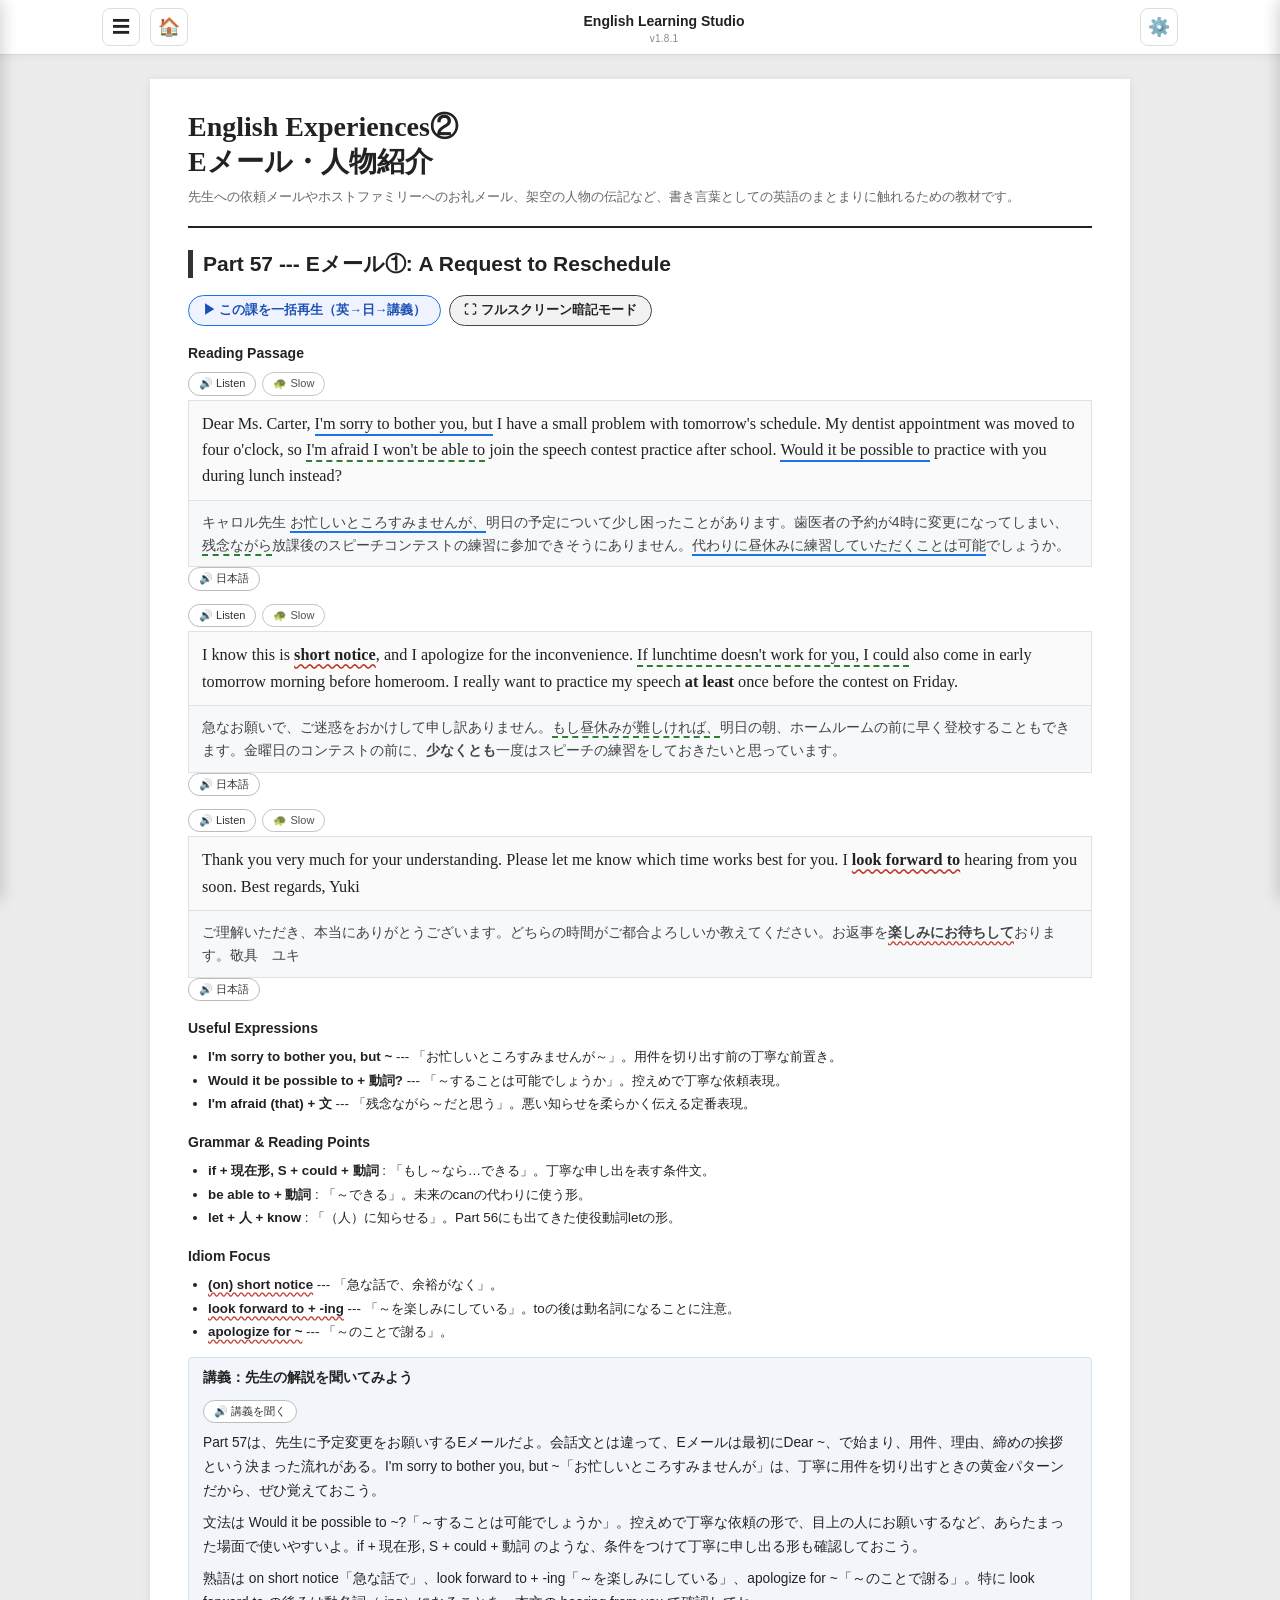
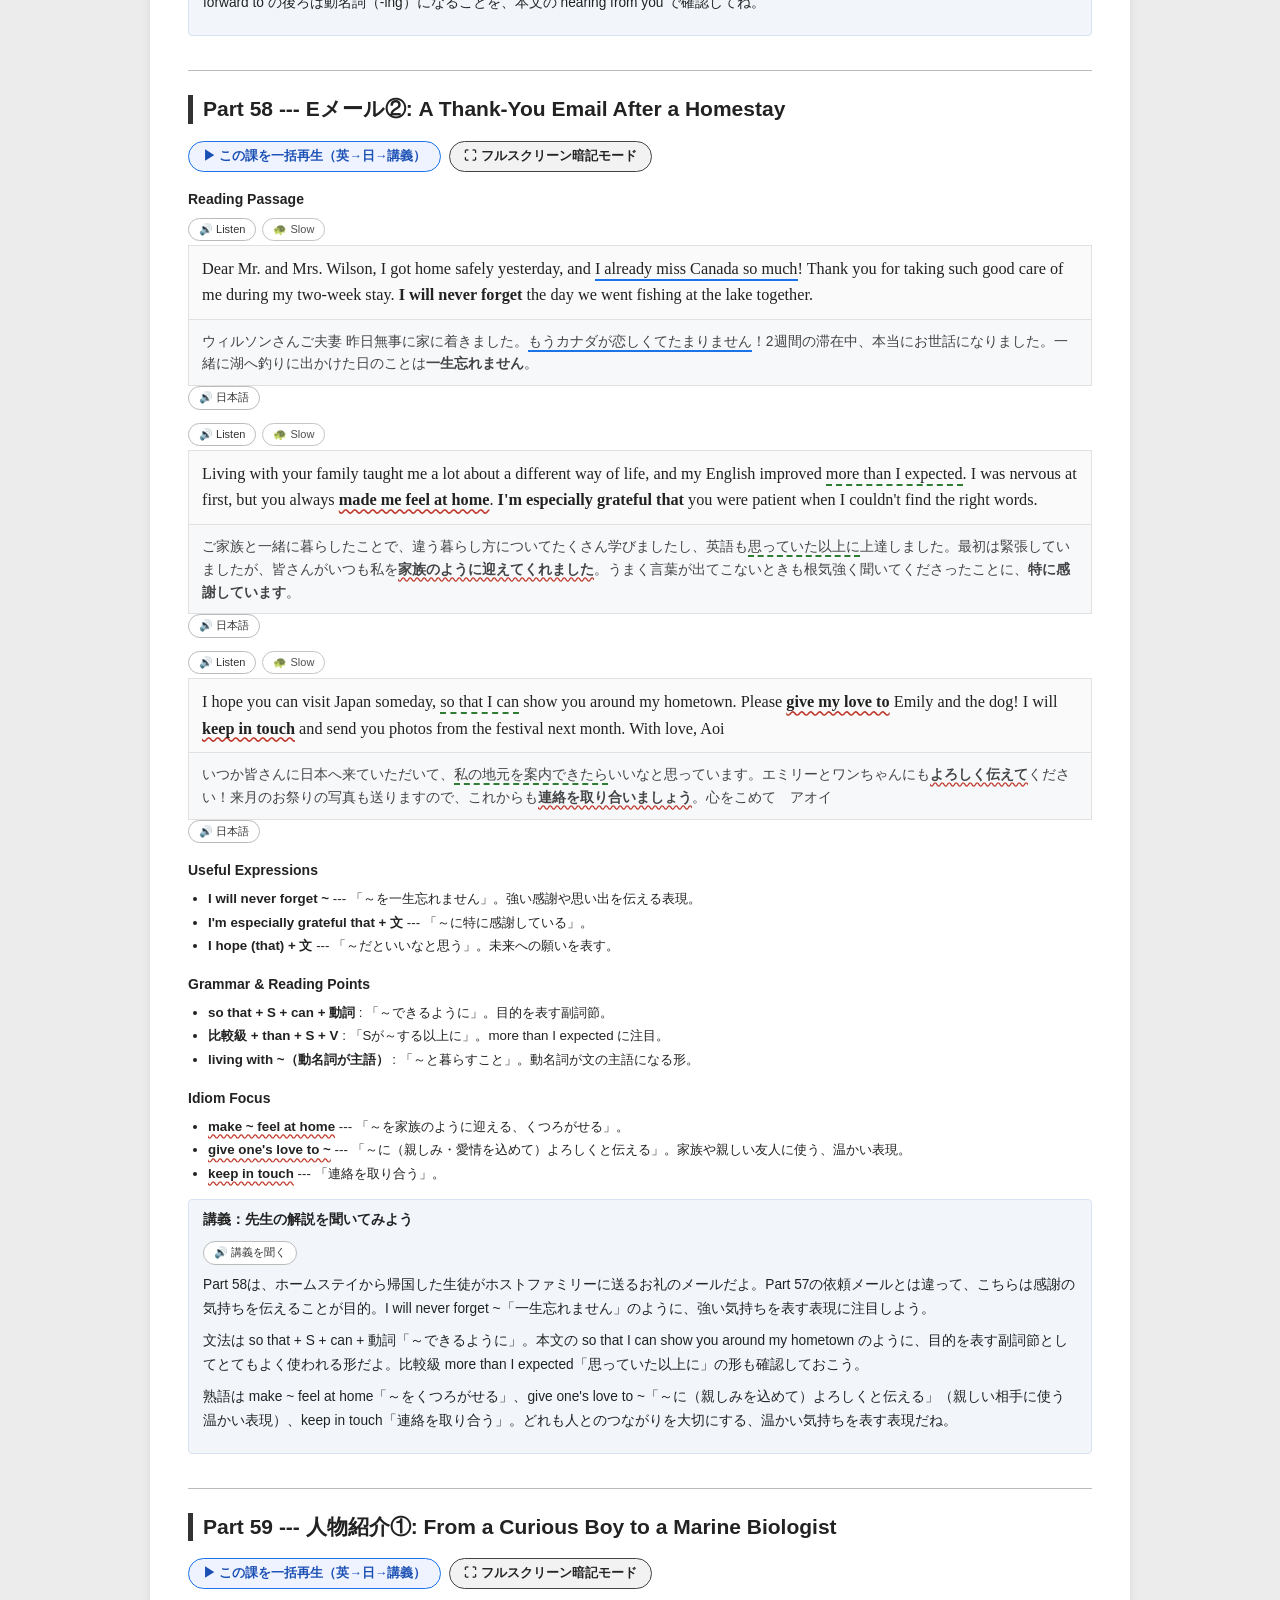
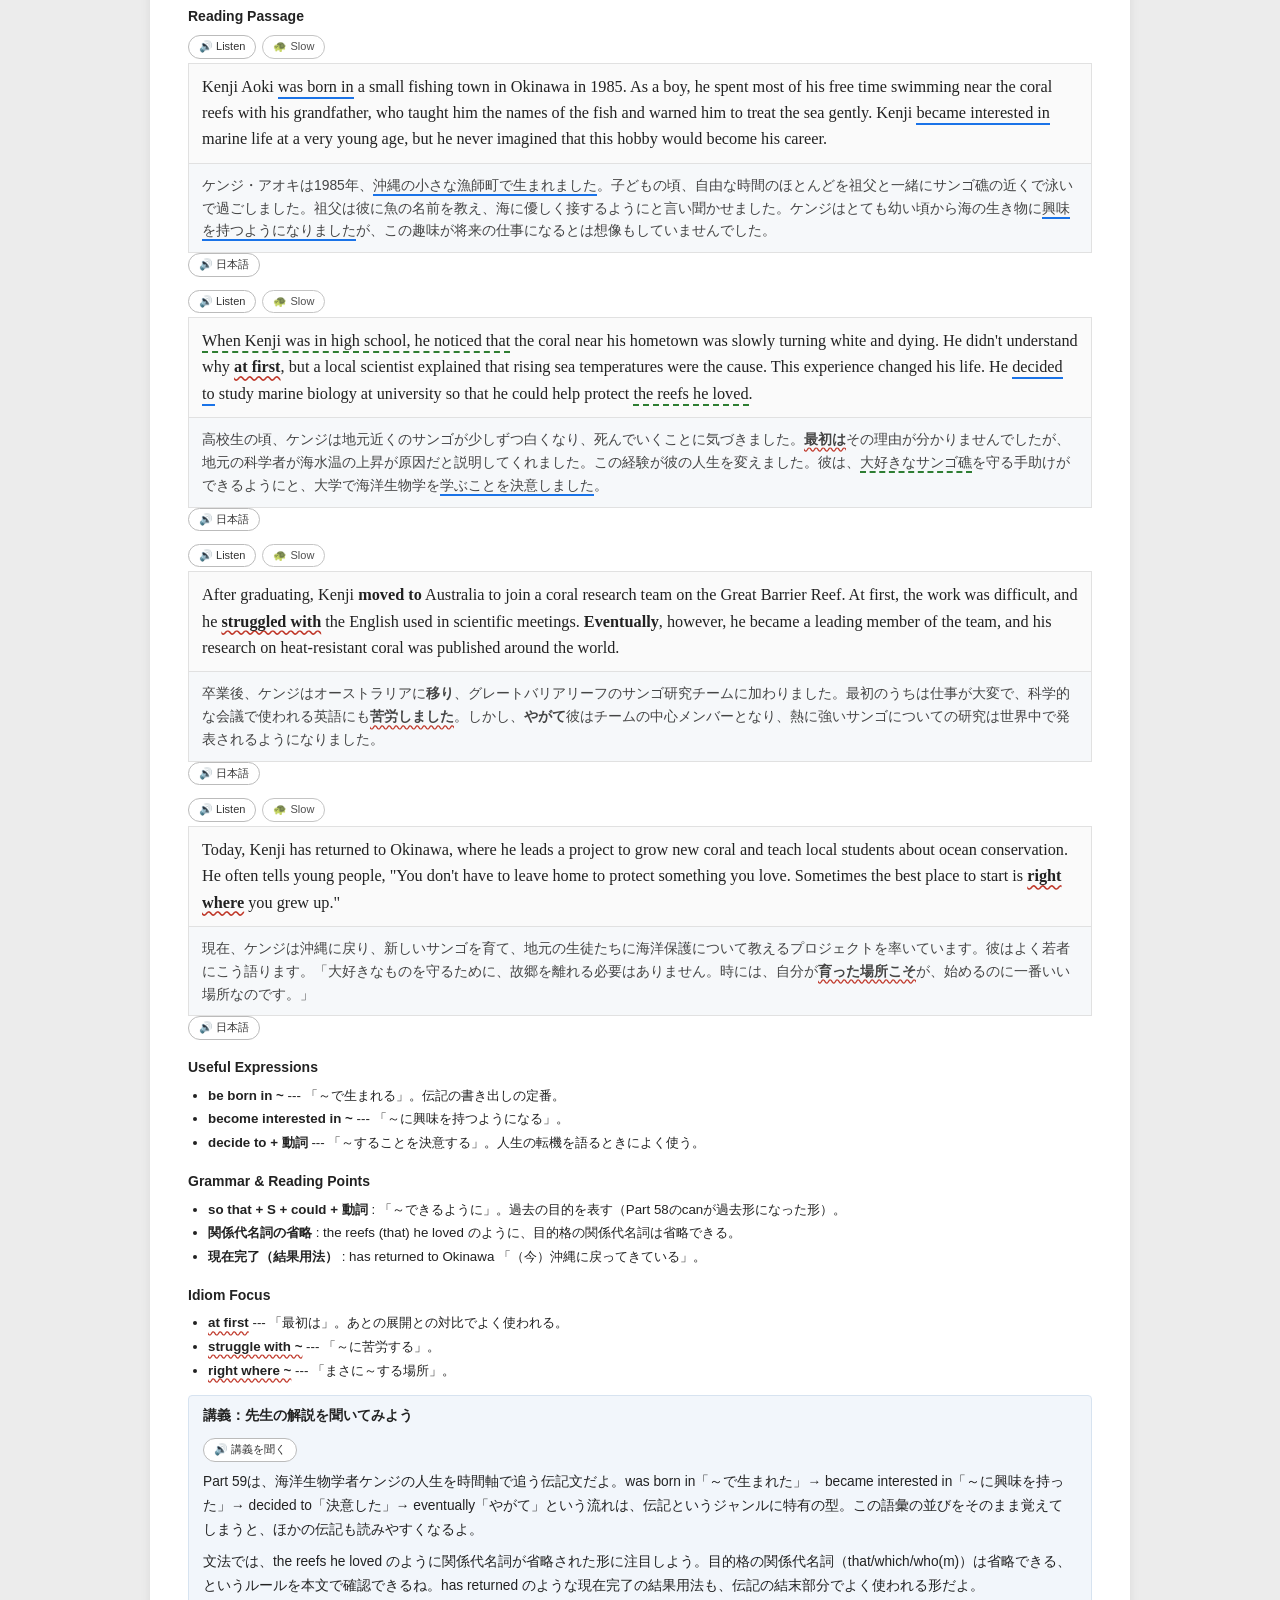
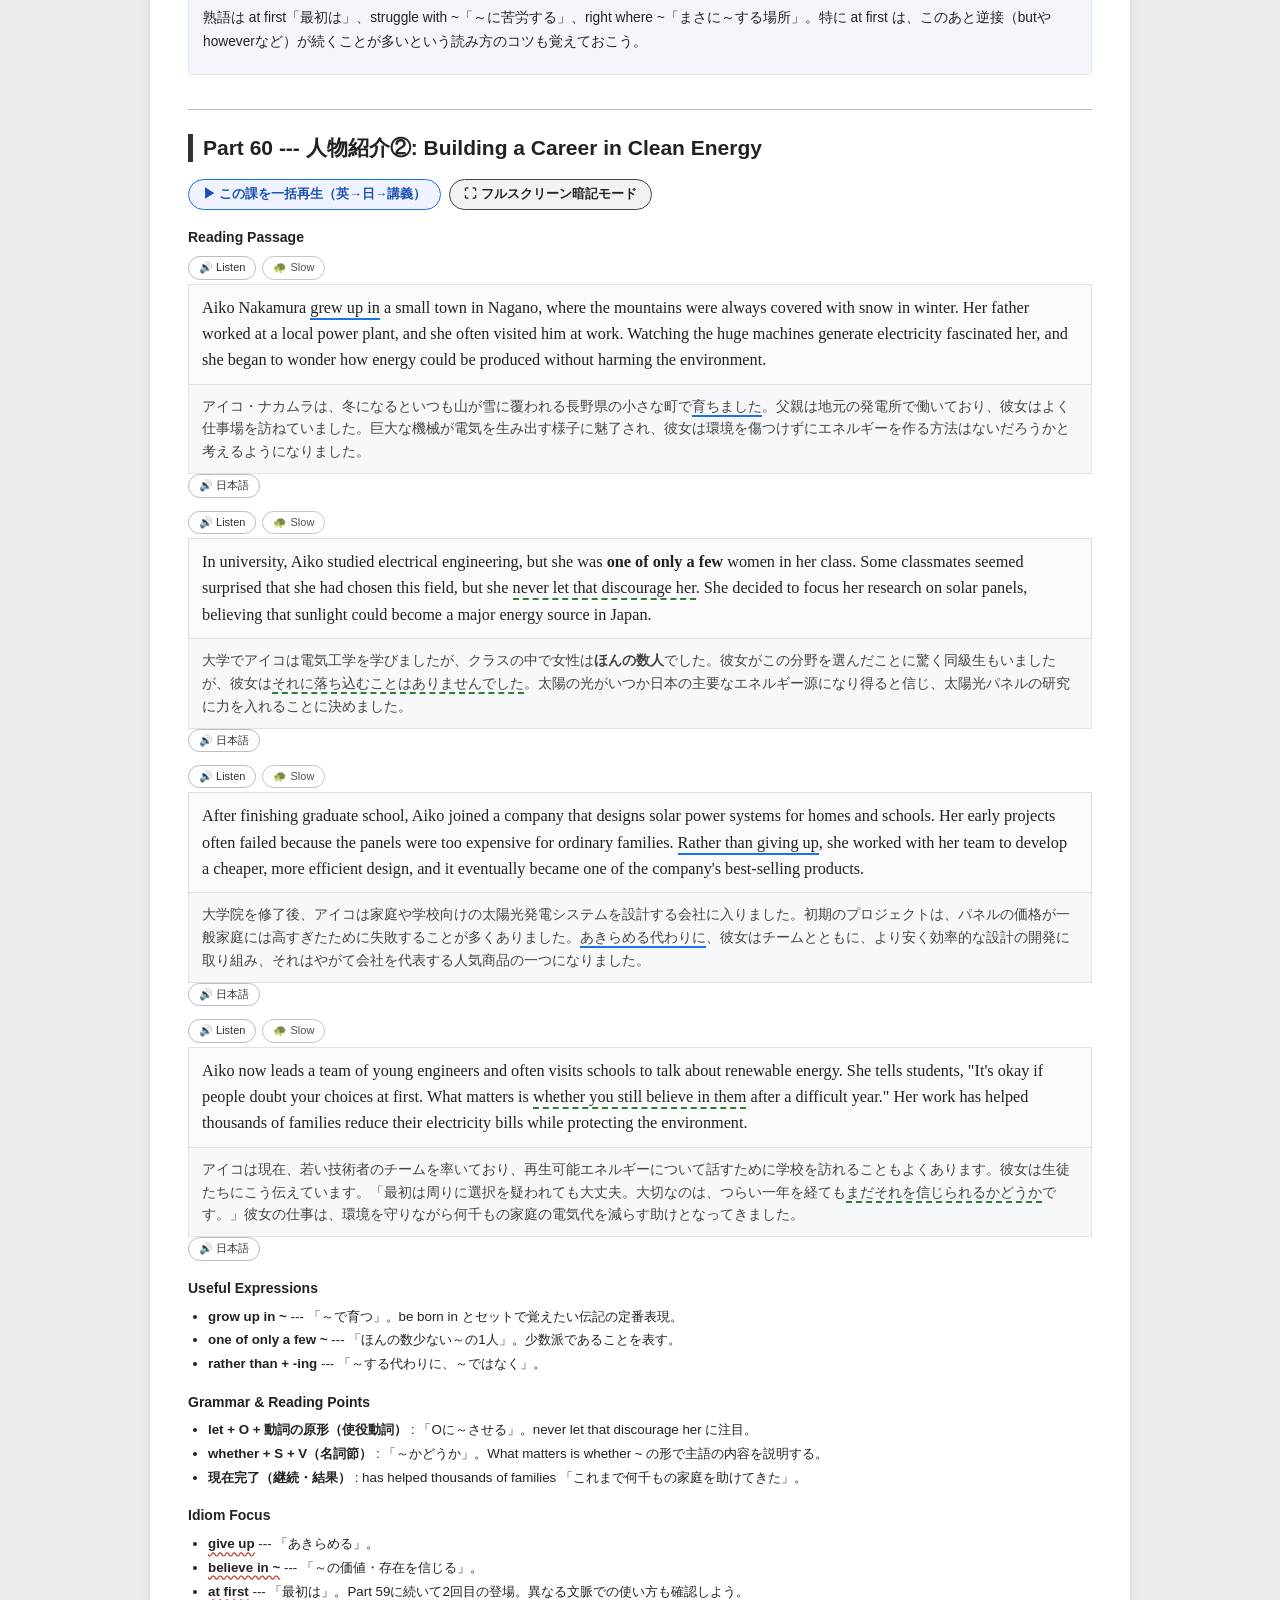
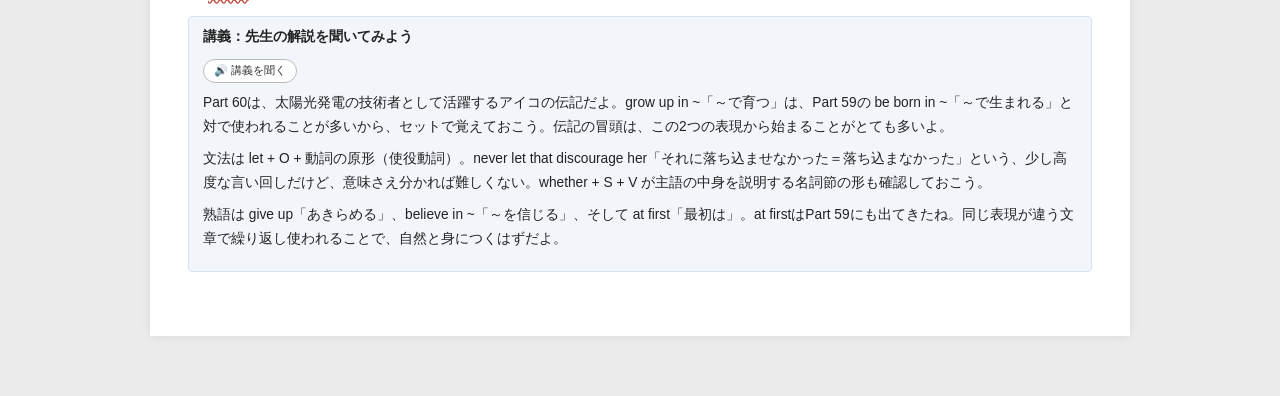
<file: reading-7.html>
<!DOCTYPE html>

<html lang="ja">
<head>
<meta charset="utf-8"/>
<meta content="width=device-width, initial-scale=1, viewport-fit=cover" name="viewport"/>
<title>English Experiences：Eメール・人物紹介 Part57-60｜English Learning Studio</title>
<meta content="先生への依頼メールやホストファミリーへのお礼メール、架空の人物の伝記など、書き言葉の英語に触れる読解教材。英文和訳・重要表現・音声読み上げ対応。" name="description"/>
<meta content="index,follow" name="robots"/>
<link href="https://egoaid.github.io/English-Vocabulary/reading-7.html" rel="canonical"/>
<meta content="ja_JP" property="og:locale"/>
<meta content="https://egoaid.github.io/English-Vocabulary/reading-7.html" property="og:url"/>
<meta content="English Experiences：Eメール・人物紹介 Part57-60｜English Learning Studio" property="og:title"/>
<meta content="先生への依頼メールやホストファミリーへのお礼メール、架空の人物の伝記など、書き言葉の英語に触れる読解教材。英文和訳・重要表現・音声読み上げ対応。" property="og:description"/>
<meta content="website" property="og:type"/>
<meta content="English Learning Studio" property="og:site_name"/>
<meta content="https://egoaid.github.io/English-Vocabulary/icons/og-image.png" property="og:image"/>
<meta content="1200" property="og:image:width"/>
<meta content="630" property="og:image:height"/>
<meta content="summary_large_image" name="twitter:card"/>
<meta content="English Experiences：Eメール・人物紹介 Part57-60｜English Learning Studio" name="twitter:title"/>
<meta content="先生への依頼メールやホストファミリーへのお礼メール、架空の人物の伝記など、書き言葉の英語に触れる読解教材。英文和訳・重要表現・音声読み上げ対応。" name="twitter:description"/>
<meta content="https://egoaid.github.io/English-Vocabulary/icons/og-image.png" name="twitter:image"/>
<link href="manifest.json" rel="manifest"/>
<meta content="#222222" name="theme-color"/>
<meta content="yes" name="mobile-web-app-capable"/>
<meta content="yes" name="apple-mobile-web-app-capable"/>
<meta content="default" name="apple-mobile-web-app-status-bar-style"/>
<meta content="English Studio" name="apple-mobile-web-app-title"/>
<link href="icons/apple-touch-icon-180.png" rel="apple-touch-icon"/>
<link href="icons/favicon-32.png" rel="icon" sizes="32x32" type="image/png"/>
<link href="icons/favicon-16.png" rel="icon" sizes="16x16" type="image/png"/>
<link href="icons/icon-192.png" rel="icon" sizes="192x192" type="image/png"/>
<link href="icons/icon-512.png" rel="icon" sizes="512x512" type="image/png"/>
<link rel="stylesheet" href="styles.css"/>
<script type="application/ld+json">
{
  "@context": "https://schema.org",
  "@type": "LearningResource",
  "name": "English Experiences：Eメール・人物紹介 Part57-60",
  "description": "先生への依頼メールやホストファミリーへのお礼メール、架空の人物の伝記など、書き言葉の英語に触れる読解教材。英文和訳・重要表現・音声読み上げ対応。",
  "url": "https://egoaid.github.io/English-Vocabulary/reading-7.html",
  "inLanguage": "en",
  "isPartOf": { "@type": "WebSite", "url": "https://egoaid.github.io/English-Vocabulary/" },
  "isAccessibleForFree": true,
  "learningResourceType": "Reading passage",
  "educationalLevel": "High school"
}
</script>
</head>
<body>
<header class="screen-header">
<div class="screen-header-inner">
<button class="icon-btn" id="sidebarToggle" aria-label="目次を開く" title="目次">
<span class="icon-bars">&#9776;</span>
</button>
<a class="icon-btn" href="index.html" aria-label="ホーム（目次）" title="ホーム（目次）">🏠</a>
<strong class="app-title">English Learning Studio</strong>
<button class="icon-btn" id="settingsToggle" aria-label="設定を開く" title="設定">&#9881;&#65039;</button>
</div>
</header>

<div class="sidebar-backdrop" id="sidebarBackdrop"></div>
<aside class="sidebar" id="sidebar" aria-hidden="true">
<div class="sidebar-header">
<span>目次</span>
<button class="icon-btn" id="sidebarClose" aria-label="閉じる">&#10005;</button>
</div>
<nav class="sidebar-list" aria-label="Parts">
<a href="index.html" class="sidebar-link home-link"><span class="sidebar-num">&#127968;</span><span class="sidebar-title">ホーム（目次）</span></a>
<div class="sidebar-group-label">Part 1&ndash;29：時事・社会トピック読解</div>
<a href="reading-1.html#part-01" class="sidebar-link" data-target="part-01" data-file="reading-1.html"><span class="sidebar-num">01</span><span class="sidebar-title">Generative AI and English Learning</span></a>
<a href="reading-1.html#part-02" class="sidebar-link" data-target="part-02" data-file="reading-1.html"><span class="sidebar-num">02</span><span class="sidebar-title">Power Crisis and Renewable Energy</span></a>
<a href="reading-1.html#part-03" class="sidebar-link" data-target="part-03" data-file="reading-1.html"><span class="sidebar-num">03</span><span class="sidebar-title">Climate Change and Global Sustainability</span></a>
<a href="reading-1.html#part-04" class="sidebar-link" data-target="part-04" data-file="reading-1.html"><span class="sidebar-num">04</span><span class="sidebar-title">International Law and the Rule of Law</span></a>
<a href="reading-1.html#part-05" class="sidebar-link" data-target="part-05" data-file="reading-1.html"><span class="sidebar-num">05</span><span class="sidebar-title">Marriage Equality and Equal Rights</span></a>
<a href="reading-1.html#part-06" class="sidebar-link" data-target="part-06" data-file="reading-1.html"><span class="sidebar-num">06</span><span class="sidebar-title">Imperial Succession and Constitutional Monarchy</span></a>
<a href="reading-1.html#part-07" class="sidebar-link" data-target="part-07" data-file="reading-1.html"><span class="sidebar-num">07</span><span class="sidebar-title">Autonomous Weapons and Drone Warfare</span></a>
<a href="reading-1.html#part-08" class="sidebar-link" data-target="part-08" data-file="reading-1.html"><span class="sidebar-num">08</span><span class="sidebar-title">Korea-Japan Relations and Historical Memory</span></a>
<a href="reading-1.html#part-09" class="sidebar-link" data-target="part-09" data-file="reading-1.html"><span class="sidebar-num">09</span><span class="sidebar-title">China-Japan Relations and Economic Interdependence</span></a>
<a href="reading-1.html#part-10" class="sidebar-link" data-target="part-10" data-file="reading-1.html"><span class="sidebar-num">10</span><span class="sidebar-title">Nuclear Policy and Japan's Constitutional Debate</span></a>
<a href="reading-1.html#part-11" class="sidebar-link" data-target="part-11" data-file="reading-1.html"><span class="sidebar-num">11</span><span class="sidebar-title">Demographic Decline and an Aging Society</span></a>
<a href="reading-1.html#part-12" class="sidebar-link" data-target="part-12" data-file="reading-1.html"><span class="sidebar-num">12</span><span class="sidebar-title">Healthcare System Reform and Medical Challenges</span></a>
<a href="reading-1.html#part-13" class="sidebar-link" data-target="part-13" data-file="reading-1.html"><span class="sidebar-num">13</span><span class="sidebar-title">Childcare Support and Family Policy</span></a>
<a href="reading-1.html#part-14" class="sidebar-link" data-target="part-14" data-file="reading-1.html"><span class="sidebar-num">14</span><span class="sidebar-title">Hate Speech and Online Harassment</span></a>
<a href="reading-1.html#part-15" class="sidebar-link" data-target="part-15" data-file="reading-1.html"><span class="sidebar-num">15</span><span class="sidebar-title">Social Media and Political Polarization</span></a>
<a href="reading-1.html#part-16" class="sidebar-link" data-target="part-16" data-file="reading-1.html"><span class="sidebar-num">16</span><span class="sidebar-title">Democratic Backsliding and Authoritarianism</span></a>
<a href="reading-1.html#part-17" class="sidebar-link" data-target="part-17" data-file="reading-1.html"><span class="sidebar-num">17</span><span class="sidebar-title">Terrorism and National Security Responses</span></a>
<a href="reading-1.html#part-18" class="sidebar-link" data-target="part-18" data-file="reading-1.html"><span class="sidebar-num">18</span><span class="sidebar-title">Refugee Crisis and Humanitarian Obligations</span></a>
<a href="reading-1.html#part-19" class="sidebar-link" data-target="part-19" data-file="reading-1.html"><span class="sidebar-num">19</span><span class="sidebar-title">Labor Exploitation and Supply Chain Ethics</span></a>
<a href="reading-1.html#part-20" class="sidebar-link" data-target="part-20" data-file="reading-1.html"><span class="sidebar-num">20</span><span class="sidebar-title">Pandemic Preparedness and Public Health Resilience</span></a>
<a href="reading-1.html#part-21" class="sidebar-link" data-target="part-21" data-file="reading-1.html"><span class="sidebar-num">21</span><span class="sidebar-title">Mental Health and Psychological Resilience</span></a>
<a href="reading-1.html#part-22" class="sidebar-link" data-target="part-22" data-file="reading-1.html"><span class="sidebar-num">22</span><span class="sidebar-title">Automation, AI, and the Future of Work</span></a>
<a href="reading-1.html#part-23" class="sidebar-link" data-target="part-23" data-file="reading-1.html"><span class="sidebar-num">23</span><span class="sidebar-title">Space Exploration and International Cooperation</span></a>
<a href="reading-1.html#part-24" class="sidebar-link" data-target="part-24" data-file="reading-1.html"><span class="sidebar-num">24</span><span class="sidebar-title">Wealth Inequality and Economic Opportunity</span></a>
<a href="reading-1.html#part-25" class="sidebar-link" data-target="part-25" data-file="reading-1.html"><span class="sidebar-num">25</span><span class="sidebar-title">Language Diversity and Endangered Languages</span></a>
<a href="reading-1.html#part-26" class="sidebar-link" data-target="part-26" data-file="reading-1.html"><span class="sidebar-num">26</span><span class="sidebar-title">Study Abroad and Global Citizenship</span></a>
<a href="reading-1.html#part-27" class="sidebar-link" data-target="part-27" data-file="reading-1.html"><span class="sidebar-num">27</span><span class="sidebar-title">Ocean Conservation and Plastic Pollution</span></a>
<a href="reading-1.html#part-28" class="sidebar-link" data-target="part-28" data-file="reading-1.html"><span class="sidebar-num">28</span><span class="sidebar-title">Artificial Intelligence, Copyright, and Creative Work</span></a>
<a href="reading-1.html#part-29" class="sidebar-link" data-target="part-29" data-file="reading-1.html"><span class="sidebar-num">29</span><span class="sidebar-title">Gender Gap in the Workplace</span></a>
<div class="sidebar-group-label">Part 30&ndash;34：物語文</div>
<a href="reading-2.html#part-30" class="sidebar-link" data-target="part-30" data-file="reading-2.html"><span class="sidebar-num">30</span><span class="sidebar-title">物語文: Two Ways of Solving a Problem</span></a>
<a href="reading-2.html#part-31" class="sidebar-link" data-target="part-31" data-file="reading-2.html"><span class="sidebar-num">31</span><span class="sidebar-title">物語文: Finding a New Interest</span></a>
<a href="reading-2.html#part-32" class="sidebar-link" data-target="part-32" data-file="reading-2.html"><span class="sidebar-num">32</span><span class="sidebar-title">物語文: The Late Bicycle</span></a>
<a href="reading-2.html#part-33" class="sidebar-link" data-target="part-33" data-file="reading-2.html"><span class="sidebar-num">33</span><span class="sidebar-title">物語文: The Mosaic That Wouldn't Come Together</span></a>
<a href="reading-2.html#part-34" class="sidebar-link" data-target="part-34" data-file="reading-2.html"><span class="sidebar-num">34</span><span class="sidebar-title">物語文: A Question She Couldn't Answer</span></a>
<div class="sidebar-group-label">Part 35&ndash;39：論説文解釈</div>
<a href="reading-3.html#part-35" class="sidebar-link" data-target="part-35" data-file="reading-3.html"><span class="sidebar-num">35</span><span class="sidebar-title">論説文読解①: 対比・逆接の接続語</span></a>
<a href="reading-3.html#part-36" class="sidebar-link" data-target="part-36" data-file="reading-3.html"><span class="sidebar-num">36</span><span class="sidebar-title">論説文読解②: 因果関係の接続語</span></a>
<a href="reading-3.html#part-37" class="sidebar-link" data-target="part-37" data-file="reading-3.html"><span class="sidebar-num">37</span><span class="sidebar-title">論説文読解③: 追加の接続語</span></a>
<a href="reading-3.html#part-38" class="sidebar-link" data-target="part-38" data-file="reading-3.html"><span class="sidebar-num">38</span><span class="sidebar-title">論説文読解④: 言い換え・具体例の接続語</span></a>
<a href="reading-3.html#part-39" class="sidebar-link" data-target="part-39" data-file="reading-3.html"><span class="sidebar-num">39</span><span class="sidebar-title">論説文読解⑤: NOT型設問と文整序の総まとめ</span></a>
<div class="sidebar-group-label">Part 40&ndash;44：英作文練習</div>
<a href="reading-4.html#part-40" class="sidebar-link" data-target="part-40" data-file="reading-4.html"><span class="sidebar-num">40</span><span class="sidebar-title">英作文練習①: 二つの絵を比較する</span></a>
<a href="reading-4.html#part-41" class="sidebar-link" data-target="part-41" data-file="reading-4.html"><span class="sidebar-num">41</span><span class="sidebar-title">英作文練習②: 困っている人を助ける</span></a>
<a href="reading-4.html#part-42" class="sidebar-link" data-target="part-42" data-file="reading-4.html"><span class="sidebar-num">42</span><span class="sidebar-title">英作文練習③: 変化を説明する</span></a>
<a href="reading-4.html#part-43" class="sidebar-link" data-target="part-43" data-file="reading-4.html"><span class="sidebar-num">43</span><span class="sidebar-title">英作文練習④: 理由をつけて意見を述べる</span></a>
<a href="reading-4.html#part-44" class="sidebar-link" data-target="part-44" data-file="reading-4.html"><span class="sidebar-num">44</span><span class="sidebar-title">英作文練習⑤: 改善案を提案する</span></a>
<div class="sidebar-group-label">Part 45&ndash;49：リスニング対策</div>
<a href="reading-5.html#part-45" class="sidebar-link" data-target="part-45" data-file="reading-5.html"><span class="sidebar-num">45</span><span class="sidebar-title">リスニング対策①: 複数条件からの絞り込み</span></a>
<a href="reading-5.html#part-46" class="sidebar-link" data-target="part-46" data-file="reading-5.html"><span class="sidebar-num">46</span><span class="sidebar-title">リスニング対策②: 予定の調整と変更</span></a>
<a href="reading-5.html#part-47" class="sidebar-link" data-target="part-47" data-file="reading-5.html"><span class="sidebar-num">47</span><span class="sidebar-title">リスニング対策③: 施設・サービスの案内</span></a>
<a href="reading-5.html#part-48" class="sidebar-link" data-target="part-48" data-file="reading-5.html"><span class="sidebar-num">48</span><span class="sidebar-title">リスニング対策④: 順序・手順の説明</span></a>
<a href="reading-5.html#part-49" class="sidebar-link" data-target="part-49" data-file="reading-5.html"><span class="sidebar-num">49</span><span class="sidebar-title">リスニング対策⑤: 説明モノローグと例外情報</span></a>
<div class="sidebar-group-label">Part 50：重要英単語ランク表</div>
<a href="vocab-words.html#part-50" class="sidebar-link" data-target="part-50" data-file="vocab-words.html"><span class="sidebar-num">50</span><span class="sidebar-title">重要英単語ランク表（全2762語）</span></a>
<div class="sidebar-group-label">Part 51：重要熟語・イディオムランク表</div>
<a href="vocab-idioms.html#part-51" class="sidebar-link" data-target="part-51" data-file="vocab-idioms.html"><span class="sidebar-num">51</span><span class="sidebar-title">重要熟語・イディオムランク表（全1235熟語）</span></a>
<div class="sidebar-group-label">Part 52&ndash;56：日常会話・メッセージ</div>
<a href="reading-6.html#part-52" class="sidebar-link" data-target="part-52" data-file="reading-6.html"><span class="sidebar-num">52</span><span class="sidebar-title">日常会話: Deciding on Weekend Plans</span></a>
<a href="reading-6.html#part-53" class="sidebar-link" data-target="part-53" data-file="reading-6.html"><span class="sidebar-num">53</span><span class="sidebar-title">日常会話: Cheering Up a Friend</span></a>
<a href="reading-6.html#part-54" class="sidebar-link" data-target="part-54" data-file="reading-6.html"><span class="sidebar-num">54</span><span class="sidebar-title">日常会話: Clearing Up a Misunderstanding</span></a>
<a href="reading-6.html#part-55" class="sidebar-link" data-target="part-55" data-file="reading-6.html"><span class="sidebar-num">55</span><span class="sidebar-title">メッセージ: Running a Little Late</span></a>
<a href="reading-6.html#part-56" class="sidebar-link" data-target="part-56" data-file="reading-6.html"><span class="sidebar-num">56</span><span class="sidebar-title">メッセージ: Inviting a Friend</span></a>
<div class="sidebar-group-label">Part 57&ndash;60：Eメール・人物紹介</div>
<a href="reading-7.html#part-57" class="sidebar-link" data-target="part-57" data-file="reading-7.html"><span class="sidebar-num">57</span><span class="sidebar-title">Eメール: A Request to Reschedule</span></a>
<a href="reading-7.html#part-58" class="sidebar-link" data-target="part-58" data-file="reading-7.html"><span class="sidebar-num">58</span><span class="sidebar-title">Eメール: A Thank-You Email After a Homestay</span></a>
<a href="reading-7.html#part-59" class="sidebar-link" data-target="part-59" data-file="reading-7.html"><span class="sidebar-num">59</span><span class="sidebar-title">人物紹介: From a Curious Boy to a Marine Biologist</span></a>
<a href="reading-7.html#part-60" class="sidebar-link" data-target="part-60" data-file="reading-7.html"><span class="sidebar-num">60</span><span class="sidebar-title">人物紹介: Building a Career in Clean Energy</span></a>
<div class="sidebar-group-label">Part 61&ndash;64：個人的エッセイ・インタビュー</div>
<a href="reading-8.html#part-61" class="sidebar-link" data-target="part-61" data-file="reading-8.html"><span class="sidebar-num">61</span><span class="sidebar-title">個人的エッセイ: The Day I Changed My Mind About Working Alone</span></a>
<a href="reading-8.html#part-62" class="sidebar-link" data-target="part-62" data-file="reading-8.html"><span class="sidebar-num">62</span><span class="sidebar-title">個人的エッセイ: What My Little Sister Taught Me About Patience</span></a>
<a href="reading-8.html#part-63" class="sidebar-link" data-target="part-63" data-file="reading-8.html"><span class="sidebar-num">63</span><span class="sidebar-title">インタビュー: A Pastry Chef's Story</span></a>
<a href="reading-8.html#part-64" class="sidebar-link" data-target="part-64" data-file="reading-8.html"><span class="sidebar-num">64</span><span class="sidebar-title">インタビュー: A Wheelchair Basketball Player's Story</span></a>
<div class="sidebar-group-label">Part 65&ndash;68：アート・旅行と文化紹介</div>
<a href="reading-9.html#part-65" class="sidebar-link" data-target="part-65" data-file="reading-9.html"><span class="sidebar-num">65</span><span class="sidebar-title">アート: The Painting I Almost Didn't Finish</span></a>
<a href="reading-9.html#part-66" class="sidebar-link" data-target="part-66" data-file="reading-9.html"><span class="sidebar-num">66</span><span class="sidebar-title">アート: Why I Draw the Same Mountain Every Year</span></a>
<a href="reading-9.html#part-67" class="sidebar-link" data-target="part-67" data-file="reading-9.html"><span class="sidebar-num">67</span><span class="sidebar-title">旅行・文化紹介: A Weekend in Kanazawa</span></a>
<a href="reading-9.html#part-68" class="sidebar-link" data-target="part-68" data-file="reading-9.html"><span class="sidebar-num">68</span><span class="sidebar-title">旅行・文化紹介: Visiting a Night Market in Taiwan</span></a>
<div class="sidebar-group-label">Part 69&ndash;71：科学レポート・How-to</div>
<a href="reading-10.html#part-69" class="sidebar-link" data-target="part-69" data-file="reading-10.html"><span class="sidebar-num">69</span><span class="sidebar-title">科学レポート: Why Do Cats Purr?</span></a>
<a href="reading-10.html#part-70" class="sidebar-link" data-target="part-70" data-file="reading-10.html"><span class="sidebar-num">70</span><span class="sidebar-title">科学レポート: The Memory Experiment</span></a>
<a href="reading-10.html#part-71" class="sidebar-link" data-target="part-71" data-file="reading-10.html"><span class="sidebar-num">71</span><span class="sidebar-title">How-to: Starting a Small Vegetable Garden</span></a>
<div class="sidebar-group-label">Part 72&ndash;79：英検2級レベル 実戦読解・リスニング</div>
<a href="reading-11.html#part-72" class="sidebar-link" data-target="part-72" data-file="reading-11.html"><span class="sidebar-num">72</span><span class="sidebar-title">Eメール: A Request to Book the Community Hall</span></a>
<a href="reading-11.html#part-73" class="sidebar-link" data-target="part-73" data-file="reading-11.html"><span class="sidebar-num">73</span><span class="sidebar-title">論説文（心理学）: The Reason a Familiar Face Feels Trustworthy</span></a>
<a href="reading-11.html#part-74" class="sidebar-link" data-target="part-74" data-file="reading-11.html"><span class="sidebar-num">74</span><span class="sidebar-title">論説文（技術と社会）: A Water Bottle That Refuses to Become Trash</span></a>
<a href="reading-11.html#part-75" class="sidebar-link" data-target="part-75" data-file="reading-11.html"><span class="sidebar-num">75</span><span class="sidebar-title">英検形式ライティング: A Model Opinion Essay</span></a>
<a href="reading-11.html#part-76" class="sidebar-link" data-target="part-76" data-file="reading-11.html"><span class="sidebar-num">76</span><span class="sidebar-title">リスニング対策: Covering a Client Meeting</span></a>
<a href="reading-11.html#part-77" class="sidebar-link" data-target="part-77" data-file="reading-11.html"><span class="sidebar-num">77</span><span class="sidebar-title">熟語・語彙まとめ: Getting Ready for Exam Day</span></a>
<a href="reading-11.html#part-78" class="sidebar-link" data-target="part-78" data-file="reading-11.html"><span class="sidebar-num">78</span><span class="sidebar-title">リスニング対策（モノローグ型）: Three Short Stories</span></a>
<a href="reading-11.html#part-79" class="sidebar-link" data-target="part-79" data-file="reading-11.html"><span class="sidebar-num">79</span><span class="sidebar-title">リスニング対策（電話・接客）: Changing a Hotel Reservation</span></a>
<div class="sidebar-group-label">Part 80&ndash;82：英検2級レベル 本番形式 実戦問題</div>
<a href="quiz.html" class="sidebar-link" data-target="quizApp" data-file="quiz.html"><span class="sidebar-num">80</span><span class="sidebar-title">語彙・熟語の4択問題、読解の4択問題（制限時間つき・成績記録つき）</span></a>
<div class="sidebar-group-label">Part 83&ndash;85：High School Entrance English 実戦トレーニング</div>
<a href="quiz.html#quizGroupHs" class="sidebar-link" data-target="quizGroupHs" data-file="quiz.html"><span class="sidebar-num">83</span><span class="sidebar-title">リスニング＆情報選択（複数選択つき）</span></a>
<a href="quiz.html#quizGroupHs" class="sidebar-link" data-target="quizGroupHs" data-file="quiz.html"><span class="sidebar-num">84</span><span class="sidebar-title">読解・推論（並べ替えつき）</span></a>
<a href="quiz.html#quizGroupHs" class="sidebar-link" data-target="quizGroupHs" data-file="quiz.html"><span class="sidebar-num">85</span><span class="sidebar-title">英作文（チップ組み立て・60語）</span></a>
</nav>
</aside>

<div class="settings-backdrop" id="settingsBackdrop"></div>
<aside class="settings-panel" id="settingsPanel" aria-hidden="true">
<div class="settings-header">
<span>設定</span>
<button class="icon-btn" id="settingsClose" aria-label="閉じる">&#10005;</button>
</div>
<div class="settings-body">
<button class="settings-btn" id="manualOpenBtn">&#128214; 使い方マニュアル</button>
<button class="settings-btn" id="printBtn">&#128424;&#65039; A4で印刷する</button>
<div class="settings-item">
<label for="rateSlider">読み上げ速度（英語・通常ボタン）</label>
<input id="rateSlider" max="1.1" min="0.5" step="0.05" type="range" value="0.92"/>
<span class="settings-value" id="rateValue">0.92</span>
</div>
<div class="settings-item">
<label for="slowRateSlider">読み上げ速度（英語・ゆっくりボタン）</label>
<input id="slowRateSlider" max="0.9" min="0.3" step="0.05" type="range" value="0.6"/>
<span class="settings-value" id="slowRateValue">0.60</span>
</div>
<div class="settings-item voice-select-item" id="maleVoiceSettingItem" style="display:none;">
<label for="maleVoiceSelect">英語・男性の声</label>
<select id="maleVoiceSelect"></select>
<p class="settings-hint">Microsoft Online Natural音声（利用できる場合のみ表示）</p>
</div>
<div class="settings-item voice-select-item" id="femaleVoiceSettingItem" style="display:none;">
<label for="femaleVoiceSelect">英語・女性の声</label>
<select id="femaleVoiceSelect"></select>
<p class="settings-hint">Microsoft Online Natural音声（利用できる場合のみ表示）</p>
</div>
<div class="settings-item voice-select-item" id="japaneseMaleVoiceSettingItem" style="display:none;">
<label for="japaneseMaleVoiceSelect">日本語・男性の声</label>
<select id="japaneseMaleVoiceSelect"></select>
<p class="settings-hint">Microsoft Online Natural音声（利用できる場合のみ表示）</p>
</div>
<div class="settings-item voice-select-item" id="japaneseFemaleVoiceSettingItem" style="display:none;">
<label for="japaneseFemaleVoiceSelect">日本語・女性の声</label>
<select id="japaneseFemaleVoiceSelect"></select>
<p class="settings-hint">Microsoft Online Natural音声（利用できる場合のみ表示）</p>
</div>
<div class="settings-item settings-checkbox">
<label><input id="darkModeToggle" type="checkbox"/> ダークモード</label>
</div>
<div class="settings-item">
<label for="fsBgColorPicker">フルスクリーン暗記モードの背景色</label>
<input id="fsBgColorPicker" type="color" value="#0e1116"/>
</div>
<div class="settings-item">
<label for="fsHighlightColorPicker">単語ハイライトの色</label>
<input id="fsHighlightColorPicker" type="color" value="#ffd166"/>
</div>
<div class="settings-item">
<label for="fsHighlightStyleSelect">単語ハイライトの表示方法</label>
<select id="fsHighlightStyleSelect">
<option value="glow">光るエフェクト</option>
<option value="underline">下線</option>
</select>
</div>
<div class="settings-item">
<label for="fsRateSlider">フルスクリーン暗記モードの読み上げ速度</label>
<input id="fsRateSlider" max="1.5" min="0.3" step="0.05" type="range" value="0.50"/>
<span class="settings-value" id="fsRateValue">0.50</span>
</div>
<div class="settings-item">
<label for="fsMainFontSlider">フルスクリーン：英文・講義文の文字サイズ</label>
<input id="fsMainFontSlider" max="80" min="12" step="1" type="range" value="60"/>
<span class="settings-value" id="fsMainFontValue">60px</span>
</div>
<div class="settings-item">
<label for="fsMainTopMarginSlider">フルスクリーン：英文・講義文の上の余白</label>
<input id="fsMainTopMarginSlider" max="300" min="0" step="5" type="range" value="200"/>
<span class="settings-value" id="fsMainTopMarginValue">200px</span>
</div>
<div class="settings-item">
<label for="fsJaFontSlider">フルスクリーン：日本語字幕の文字サイズ</label>
<input id="fsJaFontSlider" max="60" min="10" step="1" type="range" value="40"/>
<span class="settings-value" id="fsJaFontValue">40px</span>
</div>
<div class="settings-item">
<label for="fsJaBottomMarginSlider">フルスクリーン：日本語字幕の下の余白</label>
<input id="fsJaBottomMarginSlider" max="250" min="0" step="5" type="range" value="150"/>
<span class="settings-value" id="fsJaBottomMarginValue">150px</span>
</div>
<div class="settings-item">
<label for="vocabFontSlider">単語帳・熟語帳の文字サイズ</label>
<input id="vocabFontSlider" max="24" min="10" step="1" type="range" value="14"/>
<span class="settings-value" id="vocabFontValue">14px</span>
</div>
<div class="settings-item">
<label for="fsCardRateSlider">フラッシュカードの読み上げ速度</label>
<input id="fsCardRateSlider" max="1.5" min="0.3" step="0.05" type="range" value="0.85"/>
<span class="settings-value" id="fsCardRateValue">0.85</span>
</div>
<div class="settings-item">
<label for="fsCardFontSlider">フラッシュカードの文字サイズ</label>
<input id="fsCardFontSlider" max="200" min="24" step="2" type="range" value="96"/>
<span class="settings-value" id="fsCardFontValue">96px</span>
</div>
<div class="settings-item settings-checkbox">
<label><input id="skipMasteredToggle" type="checkbox"/> フラッシュカードで暗記済みの単語・熟語を省略する</label>
</div>
<div class="settings-item settings-checkbox">
<label><input id="flashcardShuffleToggle" type="checkbox"/> フラッシュカードをランダムな順番で再生する</label>
</div>
<p class="settings-note">このアプリはオフラインでも利用できます（PWA対応）。ホーム画面に追加すると、アプリのように起動できます。</p>
<p class="settings-version" id="settingsVersionText"></p>
</div>
</aside>

<div class="manual-overlay" id="manualOverlay" aria-hidden="true">
<div class="manual-dialog">
<div class="manual-header">
<span>使い方マニュアル</span>
<button class="icon-btn" id="manualCloseBtn" aria-label="閉じる">&#10005;</button>
</div>
<div class="manual-body">
<h3>画面の移動</h3>
<ul>
<li><strong>&#9776;（左上）</strong> --- 目次を開きます。全カテゴリ・全Partへここから移動できます。</li>
<li><strong>&#127968;（左上）</strong> --- ホーム（目次ページ）に戻ります。</li>
<li><strong>&#9881;&#65039;（右上）</strong> --- 設定パネルを開きます。</li>
</ul>
<h3>本文中のマーカーの意味</h3>
<ul>
<li><strong>太字</strong> --- 重要単語。</li>
<li><strong class="idiom">波下線</strong> --- 熟語（Idiom Focus）。</li>
<li><span class="ue-mark">青下線</span> --- Useful Expressions。</li>
<li><span class="gr-mark">緑点線</span> --- Grammar &amp; Reading Points。</li>
<li><span class="dm-mark">オレンジ点線</span> --- 論理接続語（ディスコースマーカー）。</li>
</ul>
<h3>フルスクリーン暗記モードの操作</h3>
<ul>
<li><strong>← / →キー</strong> --- 前後の項目に移動します。</li>
<li><strong>スペースキー</strong> --- 一時停止／再生を切り替えます。</li>
<li><strong>Escキー</strong> --- フルスクリーン暗記モードを終了します。</li>
<li>画面下部の <strong>⏮ ⏸ ⏭ ✕</strong> ボタンでも同じ操作ができます（✕ボタンで再生停止・終了します）。</li>
<li>1つのPartの再生が終わると、自動的に次のPartへ進みます。</li>
<li>発音中の英単語が光ってハイライトされ、日本語字幕が画面下に表示されます。ハイライトの色や表示方法（光るエフェクト／下線）は設定で変更できます。</li>
<li>スマートフォンでフルスクリーン暗記モード・フラッシュカードを再生している間は、対応している端末・ブラウザでは画面がスリープしないよう制御されます。再生を終了すると、通常の自動スリープに戻ります。この機能に対応していない端末・ブラウザでも、暗記モード自体は問題なく利用できます。</li>
</ul>
<h3>読み上げボタンについて</h3>
<ul>
<li><strong>🔊 Listen / 🐢 Slow / 🔊 日本語 / 🔊 講義を聞く</strong> --- クリックすると再生が始まり、ボタンが点滅して「⏹ STOP」の表示に変わります。もう一度クリックすると停止します。</li>
<li>対話文では、話者ごとに声（男性・女性）が自動的に切り替わります。</li>
</ul>
<h3>一括再生・フルスクリーン暗記モード</h3>
<ul>
<li><strong>▶ この課を一括再生</strong> --- そのPartの英文・日本語訳・講義を順番に音声で流します。</li>
<li><strong>⛶ フルスクリーン暗記モード</strong> --- 全画面表示で、字幕とハイライトを見ながら暗記できます。</li>
</ul>
<h3>フラッシュカードで学習（単語・熟語ランク表）</h3>
<ul>
<li><strong>🎴 フラッシュカードで学習</strong> --- そのランクの単語（または熟語）を1つずつ全画面表示し、英語→日本語の順に読み上げます。</li>
<li>各単語・熟語の右上にある <strong>チェックマーク</strong> をタップすると「暗記済み」として記録できます（背景がグレーになり、文字に取り消し線が入ります）。</li>
<li>設定で「暗記済みを省略する」をオンにすると、チェック済みの単語・熟語はフラッシュカードで再生されなくなります。</li>
<li>設定で「ランダムな順番で再生する」をオンにすると、毎回シャッフルされた順番でカードが再生されます。</li>
</ul>
<h3>実戦トレーニング（Part 80〜85）の使い方</h3>
<ul>
<li><strong>本番モードとゆっくりモード</strong> --- 実戦問題のトップで切り替えます。本番モードは制限時間つき、ゆっくりモードは時間制限なしで、解答後に「問題を解くコツと解説の講義」が表示されます（🔊で音声も聞けます）。成績は<strong>モード別に別々に記録</strong>され、成績画面のタブで切り替えて確認できます。</li>
<li><strong>問題の形式</strong> --- 4択に加えて、「2つ選ぶ」問題（選択後に「解答する」を押します）、文を正しい順に並べる問題、語句のチップを並べて英文を作る問題があります。チップは、タップで追加、タップして選ぶと「左へ・右へ・外す」ができ、パソコンではドラッグ＆ドロップでも並べ替えられます。</li>
<li><strong>リスニング（Part 83）</strong> --- 🔊ボタンで放送を再生します（男性・女性の声は自動で切り替わります）。本番は1回だけ放送されますが、練習では何度でも再生できます。放送文と日本語訳は、解答のあとに表示されます。音声はお使いのブラウザの読み上げ機能によるものです。</li>
<li><strong>英作文（Part 85）</strong> --- 60語以上の英文を、チップを並べて組み立てます。語数が画面に表示されます。文の並べ方に正解が複数ある問題もあります。</li>
</ul>
<h3>設定でできること</h3>
<ul>
<li>読み上げ速度（通常・ゆっくり・フルスクリーン・フラッシュカード）の変更</li>
<li>フルスクリーン暗記モード／フラッシュカードの文字サイズ・余白の変更（スマホとPCで別々に記憶されます）</li>
<li>フルスクリーン暗記モードの背景色・単語ハイライトの色と表示方法（光るエフェクト／下線）の変更</li>
<li>フラッシュカードで「暗記済み」をチェックした単語・熟語を省略する機能のオン・オフ</li>
<li>フラッシュカードをランダムな順番で再生する機能のオン・オフ</li>
<li>ダークモードの切り替え</li>
<li>ブラウザがMicrosoft Online Natural音声を提供している場合、より自然な発音の英語・日本語の音声（それぞれ男性・女性）を選択できます（下記参照）</li>
</ul>
<h3>おすすめの学習の進め方</h3>
<ul>
<li>まずは <strong>Part 50 重要英単語</strong> と <strong>Part 51 重要熟語</strong> の<strong>ランクA</strong>から順に、フラッシュカードで毎日少しずつ進めるのがおすすめです。ランクが上がるほど難易度も上がるので、無理に急がず自分のペースで進めましょう。</li>
<li>単語・熟語の<strong>ランクF</strong>は英検準1級レベルの発展語彙です。基礎（ランクA〜E）が身についてから、余裕があれば取り組む参考項目として位置づけてください。</li>
<li>読解パートでは、まず日本語訳を見ずに英文を読み、意味が取れたら日本語訳で確認する、という順番がおすすめです。分からなかった単語・熟語は、太字・波下線などのマーカーを目印に見直しましょう。</li>
<li>🔊 Listen や ⛶ フルスクリーン暗記モードを使って、耳と目の両方で英文に触れると定着しやすくなります。通学中やすきま時間には、音声だけを聞き流す（シャドーイング）のも効果的です。</li>
<li>フラッシュカードで「暗記済み」をチェックした単語・熟語は、設定で再生を省略できます。覚えていないものだけを効率よく繰り返し復習しましょう。</li>
<li>1回で完璧に覚えようとせず、同じ範囲を日をおいて何度も繰り返す（間隔をあけた復習）方が記憶に残りやすいです。</li>
</ul>
<h3>Microsoft Online Natural音声について</h3>
<p>このアプリでは、お使いのブラウザがMicrosoft Online Natural音声（「Microsoft ○○ Online (Natural)」という名前の高品質な音声）を提供している場合、設定パネルに「英語・男性の声」「英語・女性の声」「日本語・男性の声」「日本語・女性の声」の選択欄が自動的に表示され、より自然な音声を選べます。英語だけでなく、日本語訳・字幕・講義音声・フラッシュカードの読み方も、Online Natural音声が使える環境ではより自然な発音になります。</p>
<p>Online Natural音声は、主に<strong>Microsoft Edge</strong>（Windows版・Mac版のどちらでも）で利用できます。Chrome、Safari、Firefoxなど他のブラウザでは通常この音声は提供されないため、選択欄自体が表示されず、その環境で利用可能な通常の音声が自動的に使用されます（読み上げ機能自体はどのブラウザでも変わらず利用できます）。英語と日本語で利用できる音声の種類は別々に決まるため、例えば英語だけ、あるいは日本語だけOnline Natural音声が使える場合もあります。どの音声が実際に使えるかはブラウザやOSのアップデートによって変わることがあります。</p>
<p>Microsoft Online Natural音声はインターネット経由で提供されるため、ネットワーク環境などによって利用できない場合があります。その場合はアプリが自動的に通常の音声に切り替えます。</p>
<p class="manual-version" id="manualVersionText"></p>
</div>
</div>
</div>


<main>
<div class="pages-container" id="pagesContainer">
<header class="cover">
<h1>English Experiences②<br/>Eメール・人物紹介</h1>
<p>先生への依頼メールやホストファミリーへのお礼メール、架空の人物の伝記など、書き言葉としての英語のまとまりに触れるための教材です。</p>
</header>
<section class="part" id="part-57">
<h2>Part 57 --- Eメール①: A Request to Reschedule</h2>
<h3>Reading Passage</h3>
<div class="passage">
<div class="para-pair">
<div class="audio-line"><button class="speak-btn" onclick="speakText('part-57-en-1','en-US')" title="英文の発音を聞く">🔊 Listen</button><button class="speak-btn slow-btn" onclick="speakText('part-57-en-1','en-US',true)" title="ゆっくり発音を聞く">🐢 Slow</button></div>
<div class="english" id="part-57-en-1">Dear Ms. Carter, <span class="ue-mark">I'm sorry to bother you, but</span> I have a small problem with tomorrow's schedule. My dentist appointment was moved to four o'clock, so <span class="gr-mark">I'm afraid I won't be able to</span> join the speech contest practice after school. <span class="ue-mark">Would it be possible to</span> practice with you during lunch instead?</div>
<div class="translation">キャロル先生 <span class="ue-mark">お忙しいところすみませんが、</span>明日の予定について少し困ったことがあります。歯医者の予約が4時に変更になってしまい、<span class="gr-mark">残念ながら</span>放課後のスピーチコンテストの練習に参加できそうにありません。<span class="ue-mark">代わりに昼休みに練習していただくことは可能</span>でしょうか。</div>
</div>
<div class="para-pair">
<div class="audio-line"><button class="speak-btn" onclick="speakText('part-57-en-2','en-US')" title="英文の発音を聞く">🔊 Listen</button><button class="speak-btn slow-btn" onclick="speakText('part-57-en-2','en-US',true)" title="ゆっくり発音を聞く">🐢 Slow</button></div>
<div class="english" id="part-57-en-2">I know this is <strong class="idiom">short notice</strong>, and I apologize for the inconvenience. <span class="gr-mark">If lunchtime doesn't work for you, I could</span> also come in early tomorrow morning before homeroom. I really want to practice my speech <strong>at least</strong> once before the contest on Friday.</div>
<div class="translation">急なお願いで、ご迷惑をおかけして申し訳ありません。<span class="gr-mark">もし昼休みが難しければ、</span>明日の朝、ホームルームの前に早く登校することもできます。金曜日のコンテストの前に、<strong>少なくとも</strong>一度はスピーチの練習をしておきたいと思っています。</div>
</div>
<div class="para-pair">
<div class="audio-line"><button class="speak-btn" onclick="speakText('part-57-en-3','en-US')" title="英文の発音を聞く">🔊 Listen</button><button class="speak-btn slow-btn" onclick="speakText('part-57-en-3','en-US',true)" title="ゆっくり発音を聞く">🐢 Slow</button></div>
<div class="english" id="part-57-en-3">Thank you very much for your understanding. Please let me know which time works best for you. I <strong class="idiom">look forward to</strong> hearing from you soon. Best regards, Yuki</div>
<div class="translation">ご理解いただき、本当にありがとうございます。どちらの時間がご都合よろしいか教えてください。お返事を<strong class="idiom">楽しみにお待ちして</strong>おります。敬具　ユキ</div>
</div>
</div>
<div class="study-grid">
<section class="study-section">
<h3>Useful Expressions</h3>
<ul class="compact-list">
<li><strong>I'm sorry to bother you, but ~</strong> --- 「お忙しいところすみませんが～」。用件を切り出す前の丁寧な前置き。</li>
<li><strong>Would it be possible to + 動詞?</strong> --- 「～することは可能でしょうか」。控えめで丁寧な依頼表現。</li>
<li><strong>I'm afraid (that) + 文</strong> --- 「残念ながら～だと思う」。悪い知らせを柔らかく伝える定番表現。</li>
</ul>
</section>
<section class="study-section grammar-section">
<h3>Grammar &amp; Reading Points</h3>
<ul class="compact-list">
<li><strong>if + 現在形, S + could + 動詞</strong> : 「もし～なら…できる」。丁寧な申し出を表す条件文。</li>
<li><strong>be able to + 動詞</strong> : 「～できる」。未来のcanの代わりに使う形。</li>
<li><strong>let + 人 + know</strong> : 「（人）に知らせる」。Part 56にも出てきた使役動詞letの形。</li>
</ul>
</section>
<section class="study-section idiom-section">
<h3>Idiom Focus</h3>
<ul class="compact-list">
<li><strong class="idiom">(on) short notice</strong> --- 「急な話で、余裕がなく」。</li>
<li><strong class="idiom">look forward to + -ing</strong> --- 「～を楽しみにしている」。toの後は動名詞になることに注意。</li>
<li><strong class="idiom">apologize for ~</strong> --- 「～のことで謝る」。</li>
</ul>
</section>
</div>
<section class="lecture-section">
<h3>講義：先生の解説を聞いてみよう</h3>
<button class="speak-btn lecture-speak-btn" onclick="speakText('part-57-lecture','ja-JP')" title="講義を音声で聞く">🔊 講義を聞く</button>
<div class="lecture-script" id="part-57-lecture">
<p>Part 57は、先生に予定変更をお願いするEメールだよ。会話文とは違って、Eメールは最初にDear ~、で始まり、用件、理由、締めの挨拶という決まった流れがある。I'm sorry to bother you, but ~「お忙しいところすみませんが」は、丁寧に用件を切り出すときの黄金パターンだから、ぜひ覚えておこう。</p>
<p>文法は Would it be possible to ~?「～することは可能でしょうか」。控えめで丁寧な依頼の形で、目上の人にお願いするなど、あらたまった場面で使いやすいよ。if + 現在形, S + could + 動詞 のような、条件をつけて丁寧に申し出る形も確認しておこう。</p>
<p>熟語は on short notice「急な話で」、look forward to + -ing「～を楽しみにしている」、apologize for ~「～のことで謝る」。特に look forward to の後ろは動名詞（-ing）になることを、本文の hearing from you で確認してね。</p>
</div>
</section>
</section>
<section class="part" id="part-58">
<h2>Part 58 --- Eメール②: A Thank-You Email After a Homestay</h2>
<h3>Reading Passage</h3>
<div class="passage">
<div class="para-pair">
<div class="audio-line"><button class="speak-btn" onclick="speakText('part-58-en-1','en-US')" title="英文の発音を聞く">🔊 Listen</button><button class="speak-btn slow-btn" onclick="speakText('part-58-en-1','en-US',true)" title="ゆっくり発音を聞く">🐢 Slow</button></div>
<div class="english" id="part-58-en-1">Dear Mr. and Mrs. Wilson, I got home safely yesterday, and <span class="ue-mark">I already miss Canada so much</span>! Thank you for taking such good care of me during my two-week stay. <strong>I will never forget</strong> the day we went fishing at the lake together.</div>
<div class="translation">ウィルソンさんご夫妻 昨日無事に家に着きました。<span class="ue-mark">もうカナダが恋しくてたまりません</span>！2週間の滞在中、本当にお世話になりました。一緒に湖へ釣りに出かけた日のことは<strong>一生忘れません</strong>。</div>
</div>
<div class="para-pair">
<div class="audio-line"><button class="speak-btn" onclick="speakText('part-58-en-2','en-US')" title="英文の発音を聞く">🔊 Listen</button><button class="speak-btn slow-btn" onclick="speakText('part-58-en-2','en-US',true)" title="ゆっくり発音を聞く">🐢 Slow</button></div>
<div class="english" id="part-58-en-2">Living with your family taught me a lot about a different way of life, and my English improved <span class="gr-mark">more than I expected</span>. I was nervous at first, but you always <strong class="idiom">made me feel at home</strong>. <strong>I'm especially grateful that</strong> you were patient when I couldn't find the right words.</div>
<div class="translation">ご家族と一緒に暮らしたことで、違う暮らし方についてたくさん学びましたし、英語も<span class="gr-mark">思っていた以上に</span>上達しました。最初は緊張していましたが、皆さんがいつも私を<strong class="idiom">家族のように迎えてくれました</strong>。うまく言葉が出てこないときも根気強く聞いてくださったことに、<strong>特に感謝しています</strong>。</div>
</div>
<div class="para-pair">
<div class="audio-line"><button class="speak-btn" onclick="speakText('part-58-en-3','en-US')" title="英文の発音を聞く">🔊 Listen</button><button class="speak-btn slow-btn" onclick="speakText('part-58-en-3','en-US',true)" title="ゆっくり発音を聞く">🐢 Slow</button></div>
<div class="english" id="part-58-en-3">I hope you can visit Japan someday, <span class="gr-mark">so that I can</span> show you around my hometown. Please <strong class="idiom">give my love to</strong> Emily and the dog! I will <strong class="idiom">keep in touch</strong> and send you photos from the festival next month. With love, Aoi</div>
<div class="translation">いつか皆さんに日本へ来ていただいて、<span class="gr-mark">私の地元を案内できたら</span>いいなと思っています。エミリーとワンちゃんにも<strong class="idiom">よろしく伝えて</strong>ください！来月のお祭りの写真も送りますので、これからも<strong class="idiom">連絡を取り合いましょう</strong>。心をこめて　アオイ</div>
</div>
</div>
<div class="study-grid">
<section class="study-section">
<h3>Useful Expressions</h3>
<ul class="compact-list">
<li><strong>I will never forget ~</strong> --- 「～を一生忘れません」。強い感謝や思い出を伝える表現。</li>
<li><strong>I'm especially grateful that + 文</strong> --- 「～に特に感謝している」。</li>
<li><strong>I hope (that) + 文</strong> --- 「～だといいなと思う」。未来への願いを表す。</li>
</ul>
</section>
<section class="study-section grammar-section">
<h3>Grammar &amp; Reading Points</h3>
<ul class="compact-list">
<li><strong>so that + S + can + 動詞</strong> : 「～できるように」。目的を表す副詞節。</li>
<li><strong>比較級 + than + S + V</strong> : 「Sが～する以上に」。more than I expected に注目。</li>
<li><strong>living with ~（動名詞が主語）</strong> : 「～と暮らすこと」。動名詞が文の主語になる形。</li>
</ul>
</section>
<section class="study-section idiom-section">
<h3>Idiom Focus</h3>
<ul class="compact-list">
<li><strong class="idiom">make ~ feel at home</strong> --- 「～を家族のように迎える、くつろがせる」。</li>
<li><strong class="idiom">give one's love to ~</strong> --- 「～に（親しみ・愛情を込めて）よろしくと伝える」。家族や親しい友人に使う、温かい表現。</li>
<li><strong class="idiom">keep in touch</strong> --- 「連絡を取り合う」。</li>
</ul>
</section>
</div>
<section class="lecture-section">
<h3>講義：先生の解説を聞いてみよう</h3>
<button class="speak-btn lecture-speak-btn" onclick="speakText('part-58-lecture','ja-JP')" title="講義を音声で聞く">🔊 講義を聞く</button>
<div class="lecture-script" id="part-58-lecture">
<p>Part 58は、ホームステイから帰国した生徒がホストファミリーに送るお礼のメールだよ。Part 57の依頼メールとは違って、こちらは感謝の気持ちを伝えることが目的。I will never forget ~「一生忘れません」のように、強い気持ちを表す表現に注目しよう。</p>
<p>文法は so that + S + can + 動詞「～できるように」。本文の so that I can show you around my hometown のように、目的を表す副詞節としてとてもよく使われる形だよ。比較級 more than I expected「思っていた以上に」の形も確認しておこう。</p>
<p>熟語は make ~ feel at home「～をくつろがせる」、give one's love to ~「～に（親しみを込めて）よろしくと伝える」（親しい相手に使う温かい表現）、keep in touch「連絡を取り合う」。どれも人とのつながりを大切にする、温かい気持ちを表す表現だね。</p>
</div>
</section>
</section>
<section class="part" id="part-59">
<h2>Part 59 --- 人物紹介①: From a Curious Boy to a Marine Biologist</h2>
<h3>Reading Passage</h3>
<div class="passage">
<div class="para-pair">
<div class="audio-line"><button class="speak-btn" onclick="speakText('part-59-en-1','en-US')" title="英文の発音を聞く">🔊 Listen</button><button class="speak-btn slow-btn" onclick="speakText('part-59-en-1','en-US',true)" title="ゆっくり発音を聞く">🐢 Slow</button></div>
<div class="english" id="part-59-en-1">Kenji Aoki <span class="ue-mark">was born in</span> a small fishing town in Okinawa in 1985. As a boy, he spent most of his free time swimming near the coral reefs with his grandfather, who taught him the names of the fish and warned him to treat the sea gently. Kenji <span class="ue-mark">became interested in</span> marine life at a very young age, but he never imagined that this hobby would become his career.</div>
<div class="translation">ケンジ・アオキは1985年、<span class="ue-mark">沖縄の小さな漁師町で生まれました</span>。子どもの頃、自由な時間のほとんどを祖父と一緒にサンゴ礁の近くで泳いで過ごしました。祖父は彼に魚の名前を教え、海に優しく接するようにと言い聞かせました。ケンジはとても幼い頃から海の生き物に<span class="ue-mark">興味を持つようになりました</span>が、この趣味が将来の仕事になるとは想像もしていませんでした。</div>
</div>
<div class="para-pair">
<div class="audio-line"><button class="speak-btn" onclick="speakText('part-59-en-2','en-US')" title="英文の発音を聞く">🔊 Listen</button><button class="speak-btn slow-btn" onclick="speakText('part-59-en-2','en-US',true)" title="ゆっくり発音を聞く">🐢 Slow</button></div>
<div class="english" id="part-59-en-2"><span class="gr-mark">When Kenji was in high school, he noticed that</span> the coral near his hometown was slowly turning white and dying. He didn't understand why <strong class="idiom">at first</strong>, but a local scientist explained that rising sea temperatures were the cause. This experience changed his life. He <span class="ue-mark">decided to</span> study marine biology at university so that he could help protect <span class="gr-mark">the reefs he loved</span>.</div>
<div class="translation">高校生の頃、ケンジは地元近くのサンゴが少しずつ白くなり、死んでいくことに気づきました。<strong class="idiom">最初は</strong>その理由が分かりませんでしたが、地元の科学者が海水温の上昇が原因だと説明してくれました。この経験が彼の人生を変えました。彼は、<span class="gr-mark">大好きなサンゴ礁</span>を守る手助けができるようにと、大学で海洋生物学を<span class="ue-mark">学ぶことを決意しました</span>。</div>
</div>
<div class="para-pair">
<div class="audio-line"><button class="speak-btn" onclick="speakText('part-59-en-3','en-US')" title="英文の発音を聞く">🔊 Listen</button><button class="speak-btn slow-btn" onclick="speakText('part-59-en-3','en-US',true)" title="ゆっくり発音を聞く">🐢 Slow</button></div>
<div class="english" id="part-59-en-3">After graduating, Kenji <strong>moved to</strong> Australia to join a coral research team on the Great Barrier Reef. At first, the work was difficult, and he <strong class="idiom">struggled with</strong> the English used in scientific meetings. <strong>Eventually</strong>, however, he became a leading member of the team, and his research on heat-resistant coral was published around the world.</div>
<div class="translation">卒業後、ケンジはオーストラリアに<strong>移り</strong>、グレートバリアリーフのサンゴ研究チームに加わりました。最初のうちは仕事が大変で、科学的な会議で使われる英語にも<strong class="idiom">苦労しました</strong>。しかし、<strong>やがて</strong>彼はチームの中心メンバーとなり、熱に強いサンゴについての研究は世界中で発表されるようになりました。</div>
</div>
<div class="para-pair">
<div class="audio-line"><button class="speak-btn" onclick="speakText('part-59-en-4','en-US')" title="英文の発音を聞く">🔊 Listen</button><button class="speak-btn slow-btn" onclick="speakText('part-59-en-4','en-US',true)" title="ゆっくり発音を聞く">🐢 Slow</button></div>
<div class="english" id="part-59-en-4">Today, Kenji has returned to Okinawa, where he leads a project to grow new coral and teach local students about ocean conservation. He often tells young people, "You don't have to leave home to protect something you love. Sometimes the best place to start is <strong class="idiom">right where</strong> you grew up."</div>
<div class="translation">現在、ケンジは沖縄に戻り、新しいサンゴを育て、地元の生徒たちに海洋保護について教えるプロジェクトを率いています。彼はよく若者にこう語ります。「大好きなものを守るために、故郷を離れる必要はありません。時には、自分が<strong class="idiom">育った場所こそ</strong>が、始めるのに一番いい場所なのです。」</div>
</div>
</div>
<div class="study-grid">
<section class="study-section">
<h3>Useful Expressions</h3>
<ul class="compact-list">
<li><strong>be born in ~</strong> --- 「～で生まれる」。伝記の書き出しの定番。</li>
<li><strong>become interested in ~</strong> --- 「～に興味を持つようになる」。</li>
<li><strong>decide to + 動詞</strong> --- 「～することを決意する」。人生の転機を語るときによく使う。</li>
</ul>
</section>
<section class="study-section grammar-section">
<h3>Grammar &amp; Reading Points</h3>
<ul class="compact-list">
<li><strong>so that + S + could + 動詞</strong> : 「～できるように」。過去の目的を表す（Part 58のcanが過去形になった形）。</li>
<li><strong>関係代名詞の省略</strong> : the reefs (that) he loved のように、目的格の関係代名詞は省略できる。</li>
<li><strong>現在完了（結果用法）</strong> : has returned to Okinawa 「（今）沖縄に戻ってきている」。</li>
</ul>
</section>
<section class="study-section idiom-section">
<h3>Idiom Focus</h3>
<ul class="compact-list">
<li><strong class="idiom">at first</strong> --- 「最初は」。あとの展開との対比でよく使われる。</li>
<li><strong class="idiom">struggle with ~</strong> --- 「～に苦労する」。</li>
<li><strong class="idiom">right where ~</strong> --- 「まさに～する場所」。</li>
</ul>
</section>
</div>
<section class="lecture-section">
<h3>講義：先生の解説を聞いてみよう</h3>
<button class="speak-btn lecture-speak-btn" onclick="speakText('part-59-lecture','ja-JP')" title="講義を音声で聞く">🔊 講義を聞く</button>
<div class="lecture-script" id="part-59-lecture">
<p>Part 59は、海洋生物学者ケンジの人生を時間軸で追う伝記文だよ。was born in「～で生まれた」→ became interested in「～に興味を持った」→ decided to「決意した」→ eventually「やがて」という流れは、伝記というジャンルに特有の型。この語彙の並びをそのまま覚えてしまうと、ほかの伝記も読みやすくなるよ。</p>
<p>文法では、the reefs he loved のように関係代名詞が省略された形に注目しよう。目的格の関係代名詞（that/which/who(m)）は省略できる、というルールを本文で確認できるね。has returned のような現在完了の結果用法も、伝記の結末部分でよく使われる形だよ。</p>
<p>熟語は at first「最初は」、struggle with ~「～に苦労する」、right where ~「まさに～する場所」。特に at first は、このあと逆接（butやhoweverなど）が続くことが多いという読み方のコツも覚えておこう。</p>
</div>
</section>
</section>
<section class="part" id="part-60">
<h2>Part 60 --- 人物紹介②: Building a Career in Clean Energy</h2>
<h3>Reading Passage</h3>
<div class="passage">
<div class="para-pair">
<div class="audio-line"><button class="speak-btn" onclick="speakText('part-60-en-1','en-US')" title="英文の発音を聞く">🔊 Listen</button><button class="speak-btn slow-btn" onclick="speakText('part-60-en-1','en-US',true)" title="ゆっくり発音を聞く">🐢 Slow</button></div>
<div class="english" id="part-60-en-1">Aiko Nakamura <span class="ue-mark">grew up in</span> a small town in Nagano, where the mountains were always covered with snow in winter. Her father worked at a local power plant, and she often visited him at work. Watching the huge machines generate electricity fascinated her, and she began to wonder how energy could be produced without harming the environment.</div>
<div class="translation">アイコ・ナカムラは、冬になるといつも山が雪に覆われる長野県の小さな町で<span class="ue-mark">育ちました</span>。父親は地元の発電所で働いており、彼女はよく仕事場を訪ねていました。巨大な機械が電気を生み出す様子に魅了され、彼女は環境を傷つけずにエネルギーを作る方法はないだろうかと考えるようになりました。</div>
</div>
<div class="para-pair">
<div class="audio-line"><button class="speak-btn" onclick="speakText('part-60-en-2','en-US')" title="英文の発音を聞く">🔊 Listen</button><button class="speak-btn slow-btn" onclick="speakText('part-60-en-2','en-US',true)" title="ゆっくり発音を聞く">🐢 Slow</button></div>
<div class="english" id="part-60-en-2">In university, Aiko studied electrical engineering, but she was <strong>one of only a few</strong> women in her class. Some classmates seemed surprised that she had chosen this field, but she <span class="gr-mark">never let that discourage her</span>. She decided to focus her research on solar panels, believing that sunlight could become a major energy source in Japan.</div>
<div class="translation">大学でアイコは電気工学を学びましたが、クラスの中で女性は<strong>ほんの数人</strong>でした。彼女がこの分野を選んだことに驚く同級生もいましたが、彼女は<span class="gr-mark">それに落ち込むことはありませんでした</span>。太陽の光がいつか日本の主要なエネルギー源になり得ると信じ、太陽光パネルの研究に力を入れることに決めました。</div>
</div>
<div class="para-pair">
<div class="audio-line"><button class="speak-btn" onclick="speakText('part-60-en-3','en-US')" title="英文の発音を聞く">🔊 Listen</button><button class="speak-btn slow-btn" onclick="speakText('part-60-en-3','en-US',true)" title="ゆっくり発音を聞く">🐢 Slow</button></div>
<div class="english" id="part-60-en-3">After finishing graduate school, Aiko joined a company that designs solar power systems for homes and schools. Her early projects often failed because the panels were too expensive for ordinary families. <span class="ue-mark">Rather than giving up</span>, she worked with her team to develop a cheaper, more efficient design, and it eventually became one of the company's best-selling products.</div>
<div class="translation">大学院を修了後、アイコは家庭や学校向けの太陽光発電システムを設計する会社に入りました。初期のプロジェクトは、パネルの価格が一般家庭には高すぎたために失敗することが多くありました。<span class="ue-mark">あきらめる代わりに</span>、彼女はチームとともに、より安く効率的な設計の開発に取り組み、それはやがて会社を代表する人気商品の一つになりました。</div>
</div>
<div class="para-pair">
<div class="audio-line"><button class="speak-btn" onclick="speakText('part-60-en-4','en-US')" title="英文の発音を聞く">🔊 Listen</button><button class="speak-btn slow-btn" onclick="speakText('part-60-en-4','en-US',true)" title="ゆっくり発音を聞く">🐢 Slow</button></div>
<div class="english" id="part-60-en-4">Aiko now leads a team of young engineers and often visits schools to talk about renewable energy. She tells students, "It's okay if people doubt your choices at first. What matters is <span class="gr-mark">whether you still believe in them</span> after a difficult year." Her work has helped thousands of families reduce their electricity bills while protecting the environment.</div>
<div class="translation">アイコは現在、若い技術者のチームを率いており、再生可能エネルギーについて話すために学校を訪れることもよくあります。彼女は生徒たちにこう伝えています。「最初は周りに選択を疑われても大丈夫。大切なのは、つらい一年を経ても<span class="gr-mark">まだそれを信じられるかどうか</span>です。」彼女の仕事は、環境を守りながら何千もの家庭の電気代を減らす助けとなってきました。</div>
</div>
</div>
<div class="study-grid">
<section class="study-section">
<h3>Useful Expressions</h3>
<ul class="compact-list">
<li><strong>grow up in ~</strong> --- 「～で育つ」。be born in とセットで覚えたい伝記の定番表現。</li>
<li><strong>one of only a few ~</strong> --- 「ほんの数少ない～の1人」。少数派であることを表す。</li>
<li><strong>rather than + -ing</strong> --- 「～する代わりに、～ではなく」。</li>
</ul>
</section>
<section class="study-section grammar-section">
<h3>Grammar &amp; Reading Points</h3>
<ul class="compact-list">
<li><strong>let + O + 動詞の原形（使役動詞）</strong> : 「Oに～させる」。never let that discourage her に注目。</li>
<li><strong>whether + S + V（名詞節）</strong> : 「～かどうか」。What matters is whether ~ の形で主語の内容を説明する。</li>
<li><strong>現在完了（継続・結果）</strong> : has helped thousands of families 「これまで何千もの家庭を助けてきた」。</li>
</ul>
</section>
<section class="study-section idiom-section">
<h3>Idiom Focus</h3>
<ul class="compact-list">
<li><strong class="idiom">give up</strong> --- 「あきらめる」。</li>
<li><strong class="idiom">believe in ~</strong> --- 「～の価値・存在を信じる」。</li>
<li><strong class="idiom">at first</strong> --- 「最初は」。Part 59に続いて2回目の登場。異なる文脈での使い方も確認しよう。</li>
</ul>
</section>
</div>
<section class="lecture-section">
<h3>講義：先生の解説を聞いてみよう</h3>
<button class="speak-btn lecture-speak-btn" onclick="speakText('part-60-lecture','ja-JP')" title="講義を音声で聞く">🔊 講義を聞く</button>
<div class="lecture-script" id="part-60-lecture">
<p>Part 60は、太陽光発電の技術者として活躍するアイコの伝記だよ。grow up in ~「～で育つ」は、Part 59の be born in ~「～で生まれる」と対で使われることが多いから、セットで覚えておこう。伝記の冒頭は、この2つの表現から始まることがとても多いよ。</p>
<p>文法は let + O + 動詞の原形（使役動詞）。never let that discourage her「それに落ち込ませなかった＝落ち込まなかった」という、少し高度な言い回しだけど、意味さえ分かれば難しくない。whether + S + V が主語の中身を説明する名詞節の形も確認しておこう。</p>
<p>熟語は give up「あきらめる」、believe in ~「～を信じる」、そして at first「最初は」。at firstはPart 59にも出てきたね。同じ表現が違う文章で繰り返し使われることで、自然と身につくはずだよ。</p>
</div>
</section>
</section>

</div>
</main>

<div class="fullscreen-player" id="fullscreenPlayer" aria-hidden="true">
<div class="fs-header">
<div class="fs-part-title" id="fsPartTitle"></div>
<span class="fs-lang-badge" id="fsLangBadge"></span>
</div>
<div class="fs-body">
<div class="fs-subtitle" id="fsSubtitle"></div>
</div>
<div class="fs-ja-subtitle" id="fsJaSubtitle"></div>
<div class="fs-controls">
<button type="button" id="fsPrevBtn" class="fs-nav-btn" title="前へ（←キー）">⏮</button>
<button type="button" id="fsPlayPauseBtn">⏸ 一時停止</button>
<button type="button" id="fsNextBtn" class="fs-nav-btn" title="次へ（→キー）">⏭</button>
<button type="button" id="fsCloseBtn">✕ 閉じる</button>
</div>
</div>

<script src="app.js"></script>
</body>
</html>
</file>
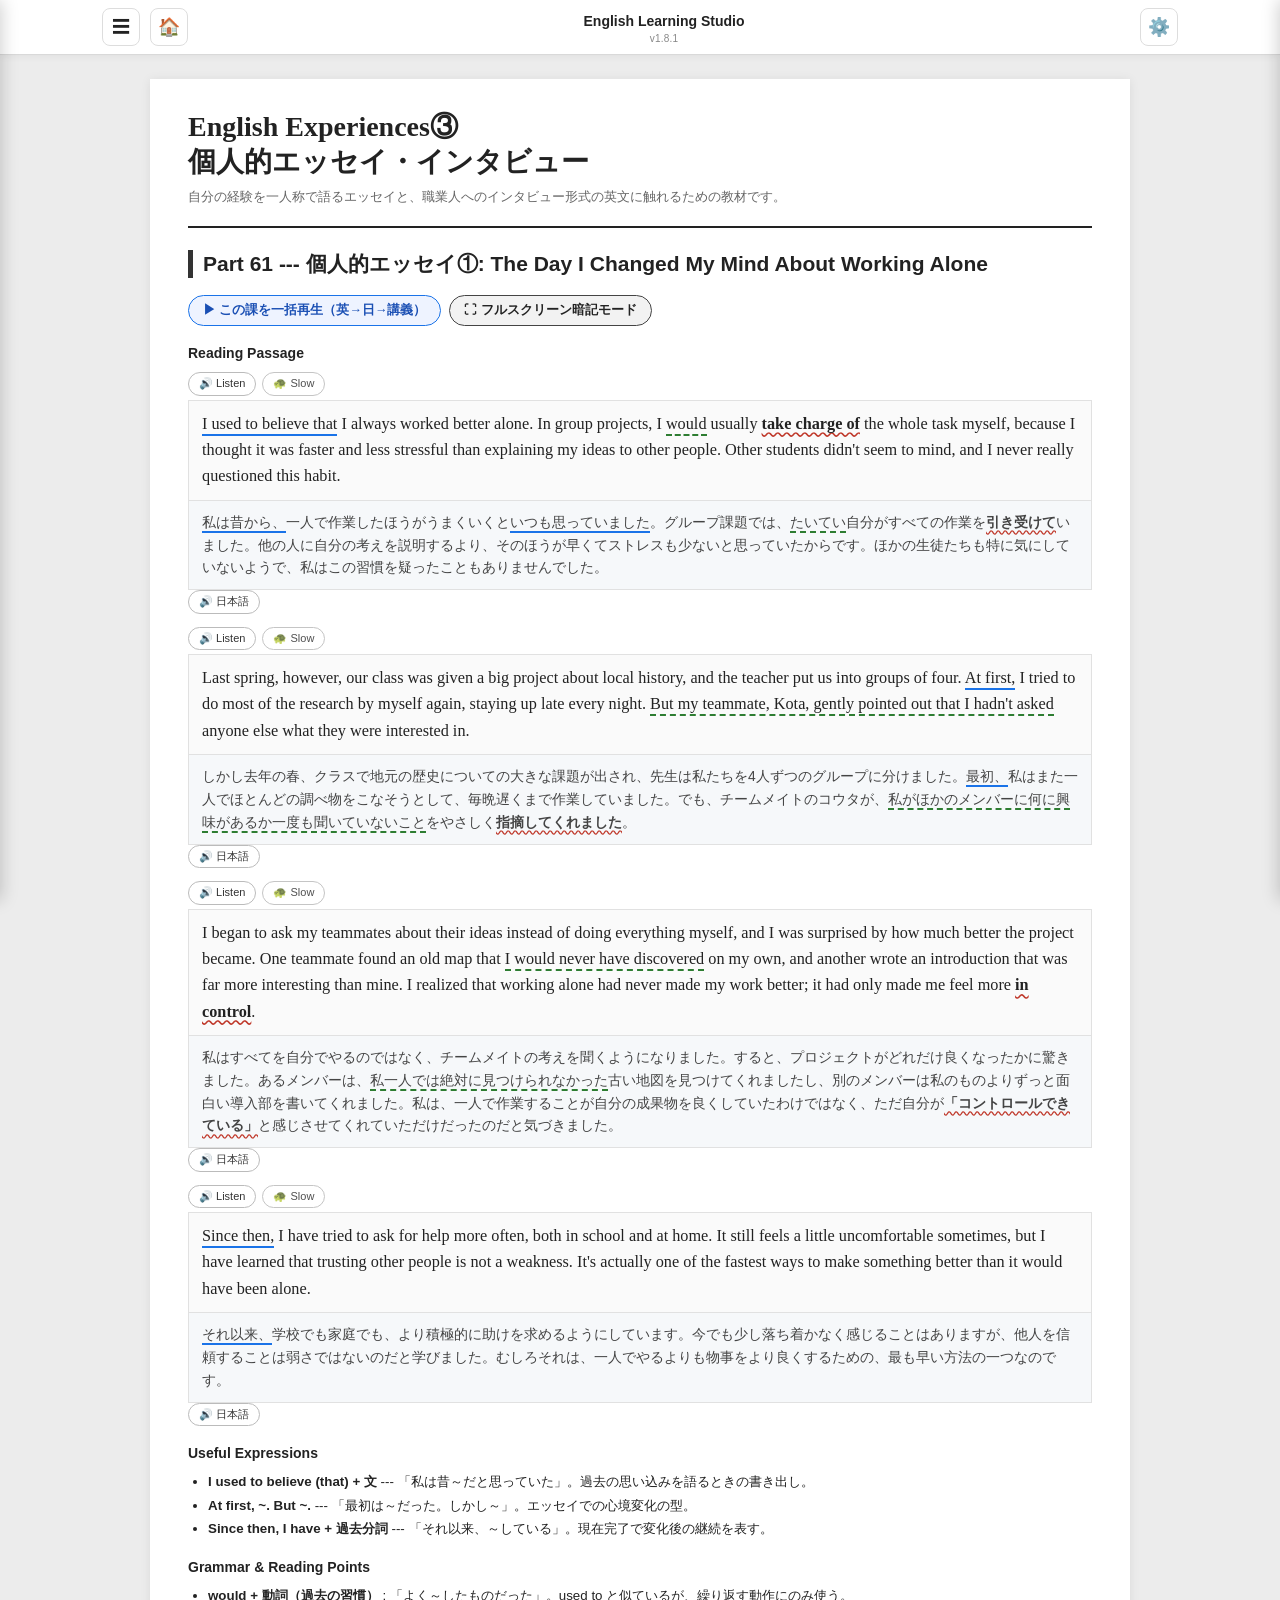
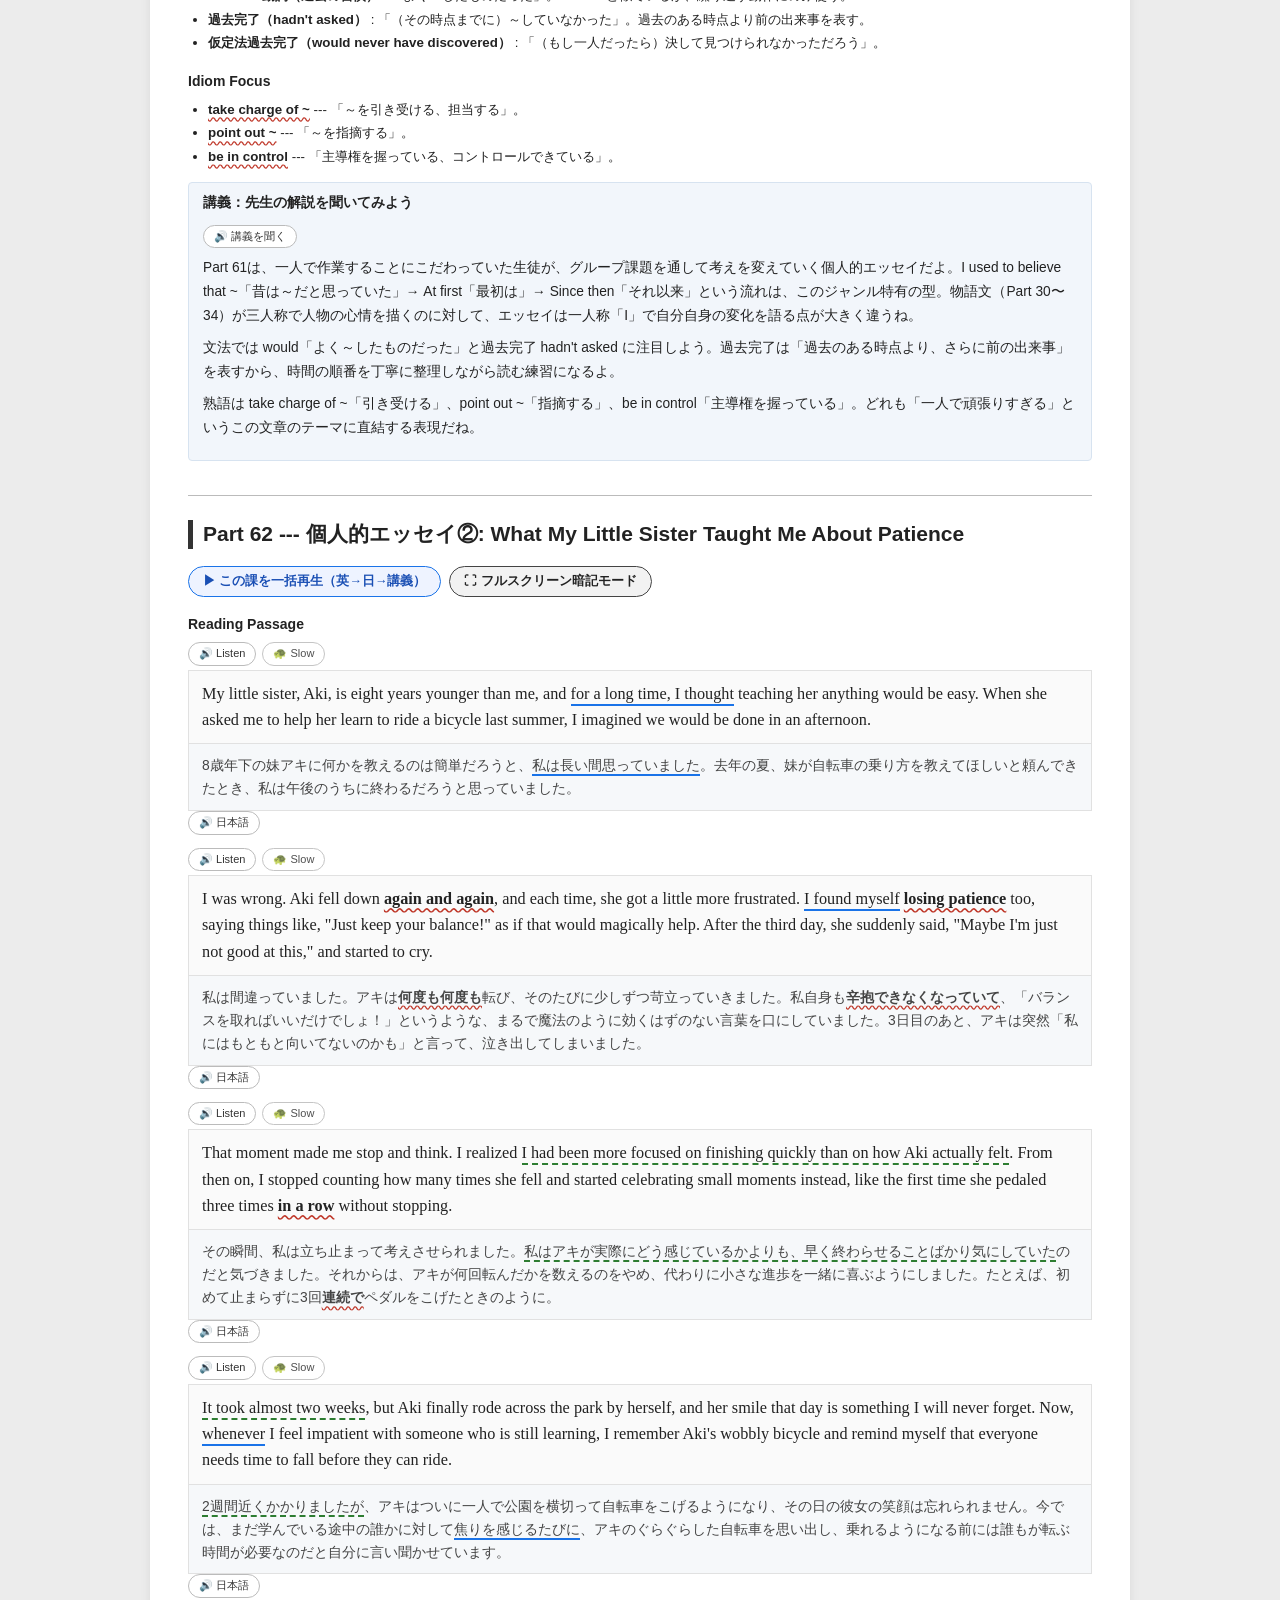
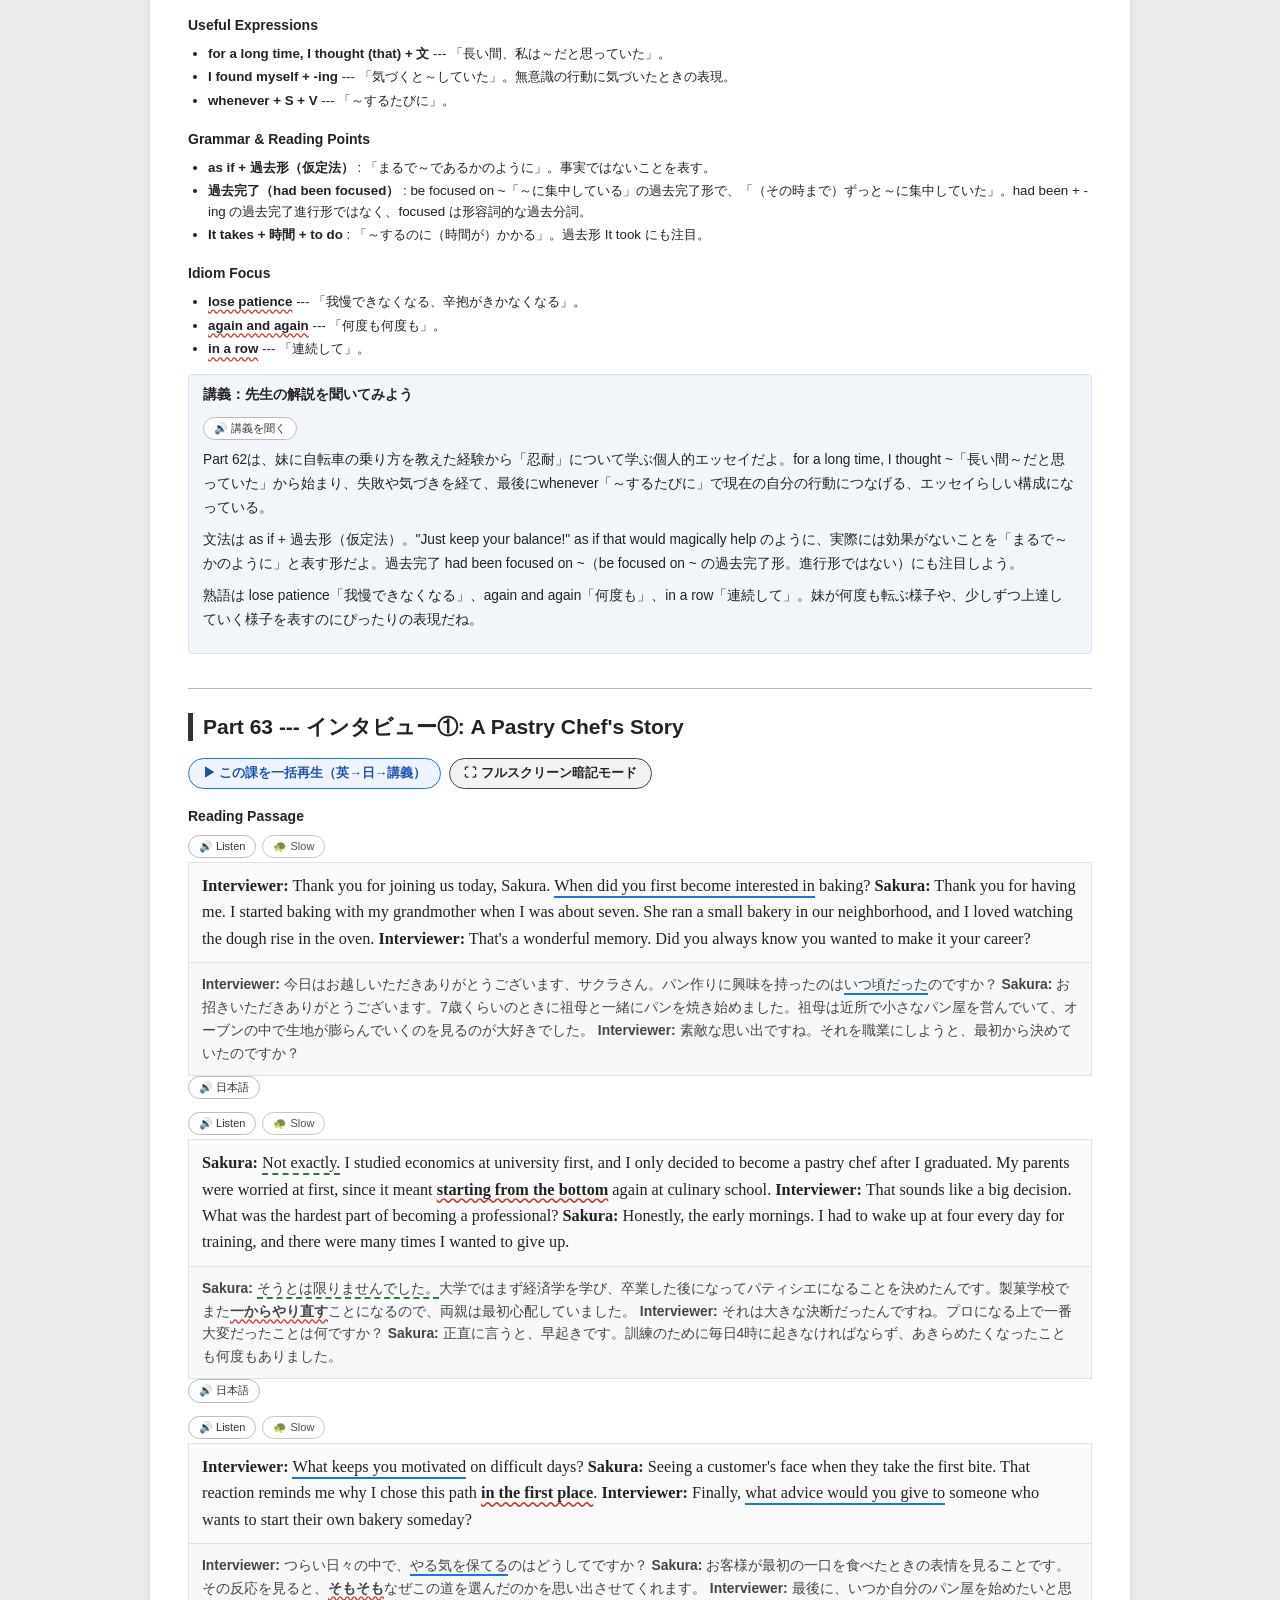
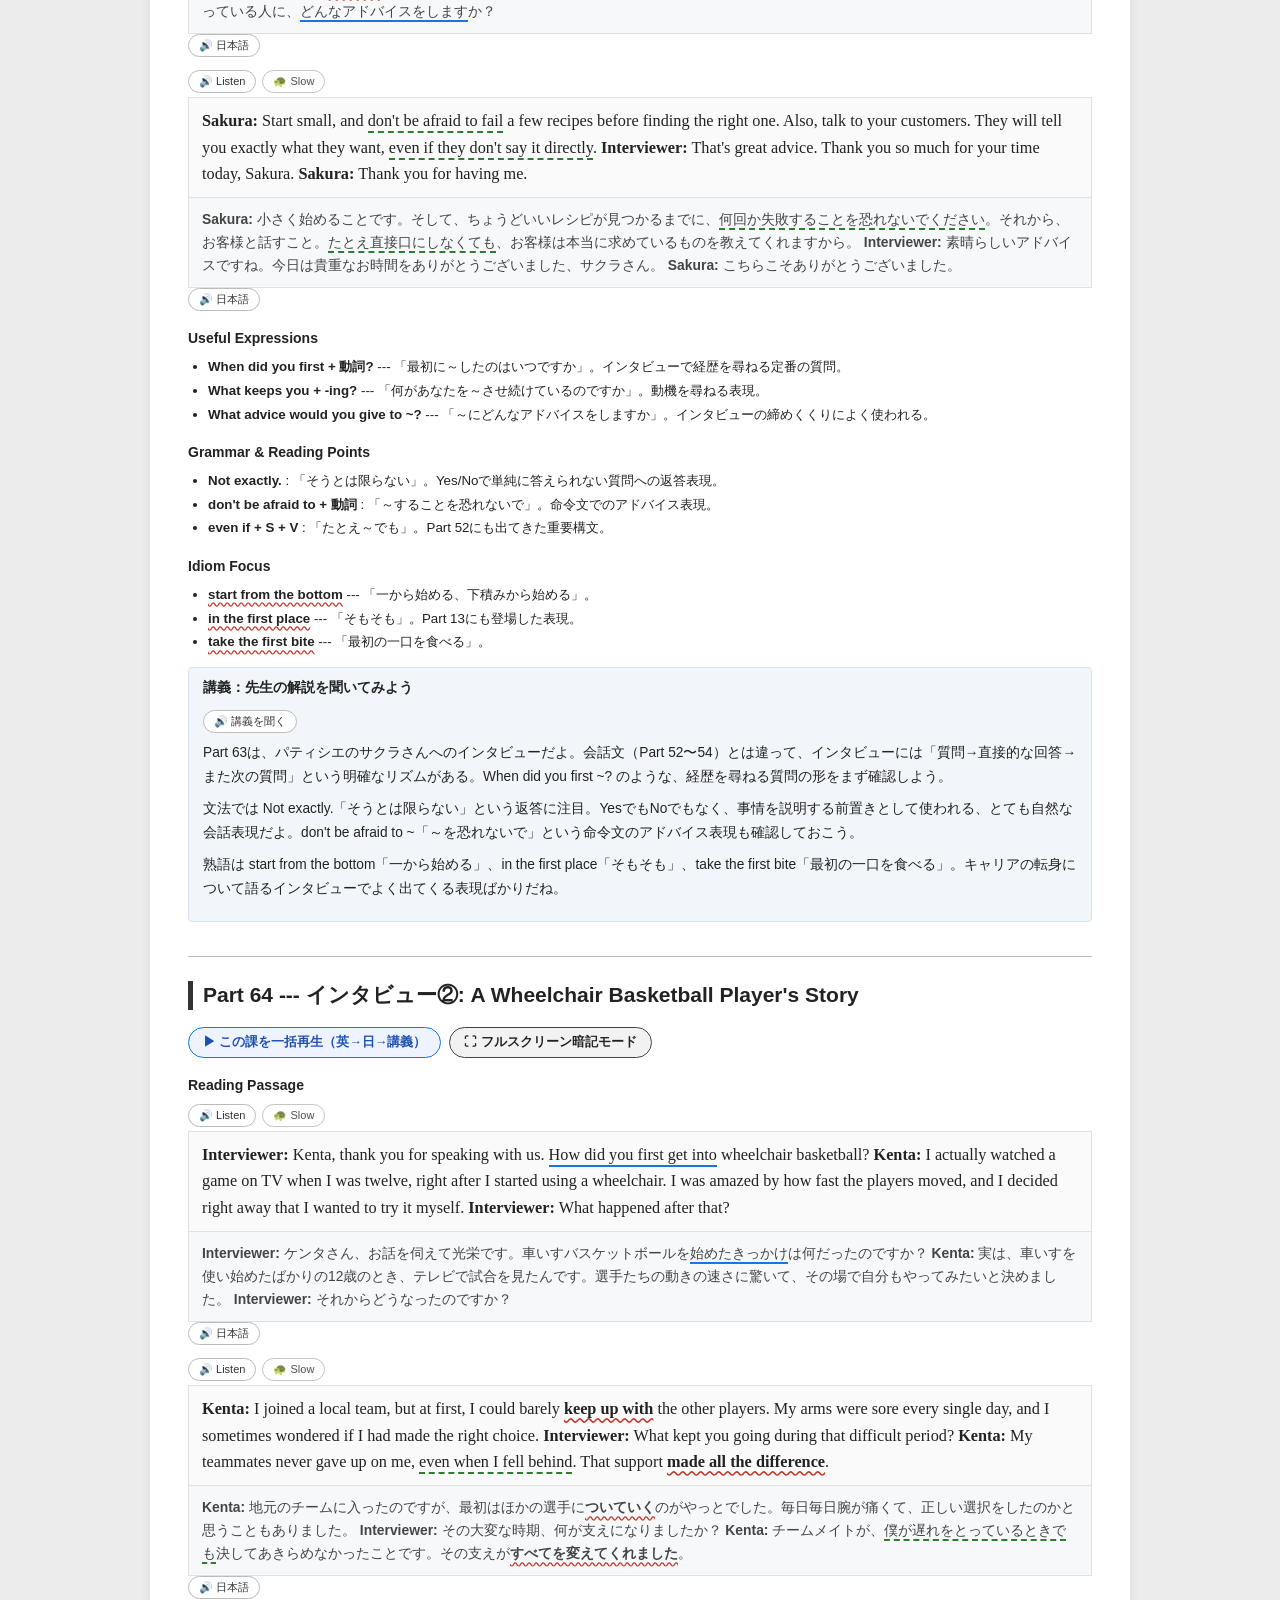
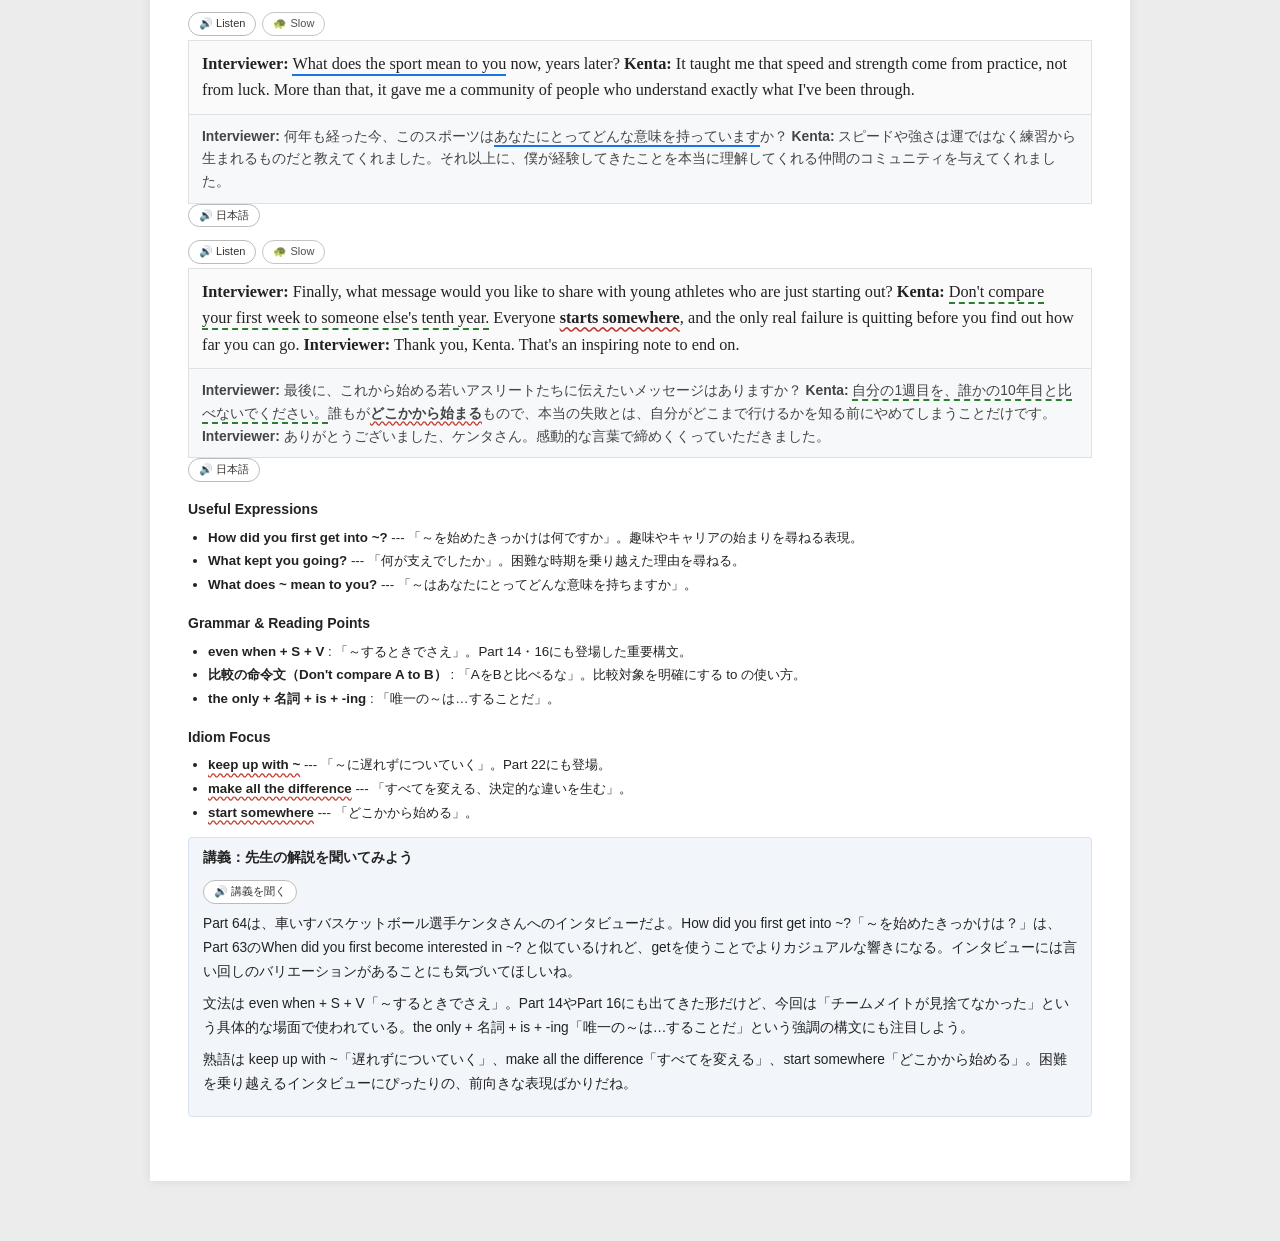
<file: reading-8.html>
<!DOCTYPE html>

<html lang="ja">
<head>
<meta charset="utf-8"/>
<meta content="width=device-width, initial-scale=1, viewport-fit=cover" name="viewport"/>
<title>English Experiences：個人的エッセイ・インタビュー Part61-64｜English Learning Studio</title>
<meta content="自分の経験を一人称で語るエッセイと、職業人へのインタビュー形式の読解教材。英文和訳・重要表現・音声読み上げ対応。" name="description"/>
<meta content="index,follow" name="robots"/>
<link href="https://egoaid.github.io/English-Vocabulary/reading-8.html" rel="canonical"/>
<meta content="ja_JP" property="og:locale"/>
<meta content="https://egoaid.github.io/English-Vocabulary/reading-8.html" property="og:url"/>
<meta content="English Experiences：個人的エッセイ・インタビュー Part61-64｜English Learning Studio" property="og:title"/>
<meta content="自分の経験を一人称で語るエッセイと、職業人へのインタビュー形式の読解教材。英文和訳・重要表現・音声読み上げ対応。" property="og:description"/>
<meta content="website" property="og:type"/>
<meta content="English Learning Studio" property="og:site_name"/>
<meta content="https://egoaid.github.io/English-Vocabulary/icons/og-image.png" property="og:image"/>
<meta content="1200" property="og:image:width"/>
<meta content="630" property="og:image:height"/>
<meta content="summary_large_image" name="twitter:card"/>
<meta content="English Experiences：個人的エッセイ・インタビュー Part61-64｜English Learning Studio" name="twitter:title"/>
<meta content="自分の経験を一人称で語るエッセイと、職業人へのインタビュー形式の読解教材。英文和訳・重要表現・音声読み上げ対応。" name="twitter:description"/>
<meta content="https://egoaid.github.io/English-Vocabulary/icons/og-image.png" name="twitter:image"/>
<link href="manifest.json" rel="manifest"/>
<meta content="#222222" name="theme-color"/>
<meta content="yes" name="mobile-web-app-capable"/>
<meta content="yes" name="apple-mobile-web-app-capable"/>
<meta content="default" name="apple-mobile-web-app-status-bar-style"/>
<meta content="English Studio" name="apple-mobile-web-app-title"/>
<link href="icons/apple-touch-icon-180.png" rel="apple-touch-icon"/>
<link href="icons/favicon-32.png" rel="icon" sizes="32x32" type="image/png"/>
<link href="icons/favicon-16.png" rel="icon" sizes="16x16" type="image/png"/>
<link href="icons/icon-192.png" rel="icon" sizes="192x192" type="image/png"/>
<link href="icons/icon-512.png" rel="icon" sizes="512x512" type="image/png"/>
<link rel="stylesheet" href="styles.css"/>
<script type="application/ld+json">
{
  "@context": "https://schema.org",
  "@type": "LearningResource",
  "name": "English Experiences：個人的エッセイ・インタビュー Part61-64",
  "description": "自分の経験を一人称で語るエッセイと、職業人へのインタビュー形式の読解教材。英文和訳・重要表現・音声読み上げ対応。",
  "url": "https://egoaid.github.io/English-Vocabulary/reading-8.html",
  "inLanguage": "en",
  "isPartOf": { "@type": "WebSite", "url": "https://egoaid.github.io/English-Vocabulary/" },
  "isAccessibleForFree": true,
  "learningResourceType": "Reading passage",
  "educationalLevel": "High school"
}
</script>
</head>
<body>
<header class="screen-header">
<div class="screen-header-inner">
<button class="icon-btn" id="sidebarToggle" aria-label="目次を開く" title="目次">
<span class="icon-bars">&#9776;</span>
</button>
<a class="icon-btn" href="index.html" aria-label="ホーム（目次）" title="ホーム（目次）">🏠</a>
<strong class="app-title">English Learning Studio</strong>
<button class="icon-btn" id="settingsToggle" aria-label="設定を開く" title="設定">&#9881;&#65039;</button>
</div>
</header>

<div class="sidebar-backdrop" id="sidebarBackdrop"></div>
<aside class="sidebar" id="sidebar" aria-hidden="true">
<div class="sidebar-header">
<span>目次</span>
<button class="icon-btn" id="sidebarClose" aria-label="閉じる">&#10005;</button>
</div>
<nav class="sidebar-list" aria-label="Parts">
<a href="index.html" class="sidebar-link home-link"><span class="sidebar-num">&#127968;</span><span class="sidebar-title">ホーム（目次）</span></a>
<div class="sidebar-group-label">Part 1&ndash;29：時事・社会トピック読解</div>
<a href="reading-1.html#part-01" class="sidebar-link" data-target="part-01" data-file="reading-1.html"><span class="sidebar-num">01</span><span class="sidebar-title">Generative AI and English Learning</span></a>
<a href="reading-1.html#part-02" class="sidebar-link" data-target="part-02" data-file="reading-1.html"><span class="sidebar-num">02</span><span class="sidebar-title">Power Crisis and Renewable Energy</span></a>
<a href="reading-1.html#part-03" class="sidebar-link" data-target="part-03" data-file="reading-1.html"><span class="sidebar-num">03</span><span class="sidebar-title">Climate Change and Global Sustainability</span></a>
<a href="reading-1.html#part-04" class="sidebar-link" data-target="part-04" data-file="reading-1.html"><span class="sidebar-num">04</span><span class="sidebar-title">International Law and the Rule of Law</span></a>
<a href="reading-1.html#part-05" class="sidebar-link" data-target="part-05" data-file="reading-1.html"><span class="sidebar-num">05</span><span class="sidebar-title">Marriage Equality and Equal Rights</span></a>
<a href="reading-1.html#part-06" class="sidebar-link" data-target="part-06" data-file="reading-1.html"><span class="sidebar-num">06</span><span class="sidebar-title">Imperial Succession and Constitutional Monarchy</span></a>
<a href="reading-1.html#part-07" class="sidebar-link" data-target="part-07" data-file="reading-1.html"><span class="sidebar-num">07</span><span class="sidebar-title">Autonomous Weapons and Drone Warfare</span></a>
<a href="reading-1.html#part-08" class="sidebar-link" data-target="part-08" data-file="reading-1.html"><span class="sidebar-num">08</span><span class="sidebar-title">Korea-Japan Relations and Historical Memory</span></a>
<a href="reading-1.html#part-09" class="sidebar-link" data-target="part-09" data-file="reading-1.html"><span class="sidebar-num">09</span><span class="sidebar-title">China-Japan Relations and Economic Interdependence</span></a>
<a href="reading-1.html#part-10" class="sidebar-link" data-target="part-10" data-file="reading-1.html"><span class="sidebar-num">10</span><span class="sidebar-title">Nuclear Policy and Japan's Constitutional Debate</span></a>
<a href="reading-1.html#part-11" class="sidebar-link" data-target="part-11" data-file="reading-1.html"><span class="sidebar-num">11</span><span class="sidebar-title">Demographic Decline and an Aging Society</span></a>
<a href="reading-1.html#part-12" class="sidebar-link" data-target="part-12" data-file="reading-1.html"><span class="sidebar-num">12</span><span class="sidebar-title">Healthcare System Reform and Medical Challenges</span></a>
<a href="reading-1.html#part-13" class="sidebar-link" data-target="part-13" data-file="reading-1.html"><span class="sidebar-num">13</span><span class="sidebar-title">Childcare Support and Family Policy</span></a>
<a href="reading-1.html#part-14" class="sidebar-link" data-target="part-14" data-file="reading-1.html"><span class="sidebar-num">14</span><span class="sidebar-title">Hate Speech and Online Harassment</span></a>
<a href="reading-1.html#part-15" class="sidebar-link" data-target="part-15" data-file="reading-1.html"><span class="sidebar-num">15</span><span class="sidebar-title">Social Media and Political Polarization</span></a>
<a href="reading-1.html#part-16" class="sidebar-link" data-target="part-16" data-file="reading-1.html"><span class="sidebar-num">16</span><span class="sidebar-title">Democratic Backsliding and Authoritarianism</span></a>
<a href="reading-1.html#part-17" class="sidebar-link" data-target="part-17" data-file="reading-1.html"><span class="sidebar-num">17</span><span class="sidebar-title">Terrorism and National Security Responses</span></a>
<a href="reading-1.html#part-18" class="sidebar-link" data-target="part-18" data-file="reading-1.html"><span class="sidebar-num">18</span><span class="sidebar-title">Refugee Crisis and Humanitarian Obligations</span></a>
<a href="reading-1.html#part-19" class="sidebar-link" data-target="part-19" data-file="reading-1.html"><span class="sidebar-num">19</span><span class="sidebar-title">Labor Exploitation and Supply Chain Ethics</span></a>
<a href="reading-1.html#part-20" class="sidebar-link" data-target="part-20" data-file="reading-1.html"><span class="sidebar-num">20</span><span class="sidebar-title">Pandemic Preparedness and Public Health Resilience</span></a>
<a href="reading-1.html#part-21" class="sidebar-link" data-target="part-21" data-file="reading-1.html"><span class="sidebar-num">21</span><span class="sidebar-title">Mental Health and Psychological Resilience</span></a>
<a href="reading-1.html#part-22" class="sidebar-link" data-target="part-22" data-file="reading-1.html"><span class="sidebar-num">22</span><span class="sidebar-title">Automation, AI, and the Future of Work</span></a>
<a href="reading-1.html#part-23" class="sidebar-link" data-target="part-23" data-file="reading-1.html"><span class="sidebar-num">23</span><span class="sidebar-title">Space Exploration and International Cooperation</span></a>
<a href="reading-1.html#part-24" class="sidebar-link" data-target="part-24" data-file="reading-1.html"><span class="sidebar-num">24</span><span class="sidebar-title">Wealth Inequality and Economic Opportunity</span></a>
<a href="reading-1.html#part-25" class="sidebar-link" data-target="part-25" data-file="reading-1.html"><span class="sidebar-num">25</span><span class="sidebar-title">Language Diversity and Endangered Languages</span></a>
<a href="reading-1.html#part-26" class="sidebar-link" data-target="part-26" data-file="reading-1.html"><span class="sidebar-num">26</span><span class="sidebar-title">Study Abroad and Global Citizenship</span></a>
<a href="reading-1.html#part-27" class="sidebar-link" data-target="part-27" data-file="reading-1.html"><span class="sidebar-num">27</span><span class="sidebar-title">Ocean Conservation and Plastic Pollution</span></a>
<a href="reading-1.html#part-28" class="sidebar-link" data-target="part-28" data-file="reading-1.html"><span class="sidebar-num">28</span><span class="sidebar-title">Artificial Intelligence, Copyright, and Creative Work</span></a>
<a href="reading-1.html#part-29" class="sidebar-link" data-target="part-29" data-file="reading-1.html"><span class="sidebar-num">29</span><span class="sidebar-title">Gender Gap in the Workplace</span></a>
<div class="sidebar-group-label">Part 30&ndash;34：物語文</div>
<a href="reading-2.html#part-30" class="sidebar-link" data-target="part-30" data-file="reading-2.html"><span class="sidebar-num">30</span><span class="sidebar-title">物語文: Two Ways of Solving a Problem</span></a>
<a href="reading-2.html#part-31" class="sidebar-link" data-target="part-31" data-file="reading-2.html"><span class="sidebar-num">31</span><span class="sidebar-title">物語文: Finding a New Interest</span></a>
<a href="reading-2.html#part-32" class="sidebar-link" data-target="part-32" data-file="reading-2.html"><span class="sidebar-num">32</span><span class="sidebar-title">物語文: The Late Bicycle</span></a>
<a href="reading-2.html#part-33" class="sidebar-link" data-target="part-33" data-file="reading-2.html"><span class="sidebar-num">33</span><span class="sidebar-title">物語文: The Mosaic That Wouldn't Come Together</span></a>
<a href="reading-2.html#part-34" class="sidebar-link" data-target="part-34" data-file="reading-2.html"><span class="sidebar-num">34</span><span class="sidebar-title">物語文: A Question She Couldn't Answer</span></a>
<div class="sidebar-group-label">Part 35&ndash;39：論説文解釈</div>
<a href="reading-3.html#part-35" class="sidebar-link" data-target="part-35" data-file="reading-3.html"><span class="sidebar-num">35</span><span class="sidebar-title">論説文読解①: 対比・逆接の接続語</span></a>
<a href="reading-3.html#part-36" class="sidebar-link" data-target="part-36" data-file="reading-3.html"><span class="sidebar-num">36</span><span class="sidebar-title">論説文読解②: 因果関係の接続語</span></a>
<a href="reading-3.html#part-37" class="sidebar-link" data-target="part-37" data-file="reading-3.html"><span class="sidebar-num">37</span><span class="sidebar-title">論説文読解③: 追加の接続語</span></a>
<a href="reading-3.html#part-38" class="sidebar-link" data-target="part-38" data-file="reading-3.html"><span class="sidebar-num">38</span><span class="sidebar-title">論説文読解④: 言い換え・具体例の接続語</span></a>
<a href="reading-3.html#part-39" class="sidebar-link" data-target="part-39" data-file="reading-3.html"><span class="sidebar-num">39</span><span class="sidebar-title">論説文読解⑤: NOT型設問と文整序の総まとめ</span></a>
<div class="sidebar-group-label">Part 40&ndash;44：英作文練習</div>
<a href="reading-4.html#part-40" class="sidebar-link" data-target="part-40" data-file="reading-4.html"><span class="sidebar-num">40</span><span class="sidebar-title">英作文練習①: 二つの絵を比較する</span></a>
<a href="reading-4.html#part-41" class="sidebar-link" data-target="part-41" data-file="reading-4.html"><span class="sidebar-num">41</span><span class="sidebar-title">英作文練習②: 困っている人を助ける</span></a>
<a href="reading-4.html#part-42" class="sidebar-link" data-target="part-42" data-file="reading-4.html"><span class="sidebar-num">42</span><span class="sidebar-title">英作文練習③: 変化を説明する</span></a>
<a href="reading-4.html#part-43" class="sidebar-link" data-target="part-43" data-file="reading-4.html"><span class="sidebar-num">43</span><span class="sidebar-title">英作文練習④: 理由をつけて意見を述べる</span></a>
<a href="reading-4.html#part-44" class="sidebar-link" data-target="part-44" data-file="reading-4.html"><span class="sidebar-num">44</span><span class="sidebar-title">英作文練習⑤: 改善案を提案する</span></a>
<div class="sidebar-group-label">Part 45&ndash;49：リスニング対策</div>
<a href="reading-5.html#part-45" class="sidebar-link" data-target="part-45" data-file="reading-5.html"><span class="sidebar-num">45</span><span class="sidebar-title">リスニング対策①: 複数条件からの絞り込み</span></a>
<a href="reading-5.html#part-46" class="sidebar-link" data-target="part-46" data-file="reading-5.html"><span class="sidebar-num">46</span><span class="sidebar-title">リスニング対策②: 予定の調整と変更</span></a>
<a href="reading-5.html#part-47" class="sidebar-link" data-target="part-47" data-file="reading-5.html"><span class="sidebar-num">47</span><span class="sidebar-title">リスニング対策③: 施設・サービスの案内</span></a>
<a href="reading-5.html#part-48" class="sidebar-link" data-target="part-48" data-file="reading-5.html"><span class="sidebar-num">48</span><span class="sidebar-title">リスニング対策④: 順序・手順の説明</span></a>
<a href="reading-5.html#part-49" class="sidebar-link" data-target="part-49" data-file="reading-5.html"><span class="sidebar-num">49</span><span class="sidebar-title">リスニング対策⑤: 説明モノローグと例外情報</span></a>
<div class="sidebar-group-label">Part 50：重要英単語ランク表</div>
<a href="vocab-words.html#part-50" class="sidebar-link" data-target="part-50" data-file="vocab-words.html"><span class="sidebar-num">50</span><span class="sidebar-title">重要英単語ランク表（全2762語）</span></a>
<div class="sidebar-group-label">Part 51：重要熟語・イディオムランク表</div>
<a href="vocab-idioms.html#part-51" class="sidebar-link" data-target="part-51" data-file="vocab-idioms.html"><span class="sidebar-num">51</span><span class="sidebar-title">重要熟語・イディオムランク表（全1235熟語）</span></a>
<div class="sidebar-group-label">Part 52&ndash;56：日常会話・メッセージ</div>
<a href="reading-6.html#part-52" class="sidebar-link" data-target="part-52" data-file="reading-6.html"><span class="sidebar-num">52</span><span class="sidebar-title">日常会話: Deciding on Weekend Plans</span></a>
<a href="reading-6.html#part-53" class="sidebar-link" data-target="part-53" data-file="reading-6.html"><span class="sidebar-num">53</span><span class="sidebar-title">日常会話: Cheering Up a Friend</span></a>
<a href="reading-6.html#part-54" class="sidebar-link" data-target="part-54" data-file="reading-6.html"><span class="sidebar-num">54</span><span class="sidebar-title">日常会話: Clearing Up a Misunderstanding</span></a>
<a href="reading-6.html#part-55" class="sidebar-link" data-target="part-55" data-file="reading-6.html"><span class="sidebar-num">55</span><span class="sidebar-title">メッセージ: Running a Little Late</span></a>
<a href="reading-6.html#part-56" class="sidebar-link" data-target="part-56" data-file="reading-6.html"><span class="sidebar-num">56</span><span class="sidebar-title">メッセージ: Inviting a Friend</span></a>
<div class="sidebar-group-label">Part 57&ndash;60：Eメール・人物紹介</div>
<a href="reading-7.html#part-57" class="sidebar-link" data-target="part-57" data-file="reading-7.html"><span class="sidebar-num">57</span><span class="sidebar-title">Eメール: A Request to Reschedule</span></a>
<a href="reading-7.html#part-58" class="sidebar-link" data-target="part-58" data-file="reading-7.html"><span class="sidebar-num">58</span><span class="sidebar-title">Eメール: A Thank-You Email After a Homestay</span></a>
<a href="reading-7.html#part-59" class="sidebar-link" data-target="part-59" data-file="reading-7.html"><span class="sidebar-num">59</span><span class="sidebar-title">人物紹介: From a Curious Boy to a Marine Biologist</span></a>
<a href="reading-7.html#part-60" class="sidebar-link" data-target="part-60" data-file="reading-7.html"><span class="sidebar-num">60</span><span class="sidebar-title">人物紹介: Building a Career in Clean Energy</span></a>
<div class="sidebar-group-label">Part 61&ndash;64：個人的エッセイ・インタビュー</div>
<a href="reading-8.html#part-61" class="sidebar-link" data-target="part-61" data-file="reading-8.html"><span class="sidebar-num">61</span><span class="sidebar-title">個人的エッセイ: The Day I Changed My Mind About Working Alone</span></a>
<a href="reading-8.html#part-62" class="sidebar-link" data-target="part-62" data-file="reading-8.html"><span class="sidebar-num">62</span><span class="sidebar-title">個人的エッセイ: What My Little Sister Taught Me About Patience</span></a>
<a href="reading-8.html#part-63" class="sidebar-link" data-target="part-63" data-file="reading-8.html"><span class="sidebar-num">63</span><span class="sidebar-title">インタビュー: A Pastry Chef's Story</span></a>
<a href="reading-8.html#part-64" class="sidebar-link" data-target="part-64" data-file="reading-8.html"><span class="sidebar-num">64</span><span class="sidebar-title">インタビュー: A Wheelchair Basketball Player's Story</span></a>
<div class="sidebar-group-label">Part 65&ndash;68：アート・旅行と文化紹介</div>
<a href="reading-9.html#part-65" class="sidebar-link" data-target="part-65" data-file="reading-9.html"><span class="sidebar-num">65</span><span class="sidebar-title">アート: The Painting I Almost Didn't Finish</span></a>
<a href="reading-9.html#part-66" class="sidebar-link" data-target="part-66" data-file="reading-9.html"><span class="sidebar-num">66</span><span class="sidebar-title">アート: Why I Draw the Same Mountain Every Year</span></a>
<a href="reading-9.html#part-67" class="sidebar-link" data-target="part-67" data-file="reading-9.html"><span class="sidebar-num">67</span><span class="sidebar-title">旅行・文化紹介: A Weekend in Kanazawa</span></a>
<a href="reading-9.html#part-68" class="sidebar-link" data-target="part-68" data-file="reading-9.html"><span class="sidebar-num">68</span><span class="sidebar-title">旅行・文化紹介: Visiting a Night Market in Taiwan</span></a>
<div class="sidebar-group-label">Part 69&ndash;71：科学レポート・How-to</div>
<a href="reading-10.html#part-69" class="sidebar-link" data-target="part-69" data-file="reading-10.html"><span class="sidebar-num">69</span><span class="sidebar-title">科学レポート: Why Do Cats Purr?</span></a>
<a href="reading-10.html#part-70" class="sidebar-link" data-target="part-70" data-file="reading-10.html"><span class="sidebar-num">70</span><span class="sidebar-title">科学レポート: The Memory Experiment</span></a>
<a href="reading-10.html#part-71" class="sidebar-link" data-target="part-71" data-file="reading-10.html"><span class="sidebar-num">71</span><span class="sidebar-title">How-to: Starting a Small Vegetable Garden</span></a>
<div class="sidebar-group-label">Part 72&ndash;79：英検2級レベル 実戦読解・リスニング</div>
<a href="reading-11.html#part-72" class="sidebar-link" data-target="part-72" data-file="reading-11.html"><span class="sidebar-num">72</span><span class="sidebar-title">Eメール: A Request to Book the Community Hall</span></a>
<a href="reading-11.html#part-73" class="sidebar-link" data-target="part-73" data-file="reading-11.html"><span class="sidebar-num">73</span><span class="sidebar-title">論説文（心理学）: The Reason a Familiar Face Feels Trustworthy</span></a>
<a href="reading-11.html#part-74" class="sidebar-link" data-target="part-74" data-file="reading-11.html"><span class="sidebar-num">74</span><span class="sidebar-title">論説文（技術と社会）: A Water Bottle That Refuses to Become Trash</span></a>
<a href="reading-11.html#part-75" class="sidebar-link" data-target="part-75" data-file="reading-11.html"><span class="sidebar-num">75</span><span class="sidebar-title">英検形式ライティング: A Model Opinion Essay</span></a>
<a href="reading-11.html#part-76" class="sidebar-link" data-target="part-76" data-file="reading-11.html"><span class="sidebar-num">76</span><span class="sidebar-title">リスニング対策: Covering a Client Meeting</span></a>
<a href="reading-11.html#part-77" class="sidebar-link" data-target="part-77" data-file="reading-11.html"><span class="sidebar-num">77</span><span class="sidebar-title">熟語・語彙まとめ: Getting Ready for Exam Day</span></a>
<a href="reading-11.html#part-78" class="sidebar-link" data-target="part-78" data-file="reading-11.html"><span class="sidebar-num">78</span><span class="sidebar-title">リスニング対策（モノローグ型）: Three Short Stories</span></a>
<a href="reading-11.html#part-79" class="sidebar-link" data-target="part-79" data-file="reading-11.html"><span class="sidebar-num">79</span><span class="sidebar-title">リスニング対策（電話・接客）: Changing a Hotel Reservation</span></a>
<div class="sidebar-group-label">Part 80&ndash;82：英検2級レベル 本番形式 実戦問題</div>
<a href="quiz.html" class="sidebar-link" data-target="quizApp" data-file="quiz.html"><span class="sidebar-num">80</span><span class="sidebar-title">語彙・熟語の4択問題、読解の4択問題（制限時間つき・成績記録つき）</span></a>
<div class="sidebar-group-label">Part 83&ndash;85：High School Entrance English 実戦トレーニング</div>
<a href="quiz.html#quizGroupHs" class="sidebar-link" data-target="quizGroupHs" data-file="quiz.html"><span class="sidebar-num">83</span><span class="sidebar-title">リスニング＆情報選択（複数選択つき）</span></a>
<a href="quiz.html#quizGroupHs" class="sidebar-link" data-target="quizGroupHs" data-file="quiz.html"><span class="sidebar-num">84</span><span class="sidebar-title">読解・推論（並べ替えつき）</span></a>
<a href="quiz.html#quizGroupHs" class="sidebar-link" data-target="quizGroupHs" data-file="quiz.html"><span class="sidebar-num">85</span><span class="sidebar-title">英作文（チップ組み立て・60語）</span></a>
</nav>
</aside>

<div class="settings-backdrop" id="settingsBackdrop"></div>
<aside class="settings-panel" id="settingsPanel" aria-hidden="true">
<div class="settings-header">
<span>設定</span>
<button class="icon-btn" id="settingsClose" aria-label="閉じる">&#10005;</button>
</div>
<div class="settings-body">
<button class="settings-btn" id="manualOpenBtn">&#128214; 使い方マニュアル</button>
<button class="settings-btn" id="printBtn">&#128424;&#65039; A4で印刷する</button>
<div class="settings-item">
<label for="rateSlider">読み上げ速度（英語・通常ボタン）</label>
<input id="rateSlider" max="1.1" min="0.5" step="0.05" type="range" value="0.92"/>
<span class="settings-value" id="rateValue">0.92</span>
</div>
<div class="settings-item">
<label for="slowRateSlider">読み上げ速度（英語・ゆっくりボタン）</label>
<input id="slowRateSlider" max="0.9" min="0.3" step="0.05" type="range" value="0.6"/>
<span class="settings-value" id="slowRateValue">0.60</span>
</div>
<div class="settings-item voice-select-item" id="maleVoiceSettingItem" style="display:none;">
<label for="maleVoiceSelect">英語・男性の声</label>
<select id="maleVoiceSelect"></select>
<p class="settings-hint">Microsoft Online Natural音声（利用できる場合のみ表示）</p>
</div>
<div class="settings-item voice-select-item" id="femaleVoiceSettingItem" style="display:none;">
<label for="femaleVoiceSelect">英語・女性の声</label>
<select id="femaleVoiceSelect"></select>
<p class="settings-hint">Microsoft Online Natural音声（利用できる場合のみ表示）</p>
</div>
<div class="settings-item voice-select-item" id="japaneseMaleVoiceSettingItem" style="display:none;">
<label for="japaneseMaleVoiceSelect">日本語・男性の声</label>
<select id="japaneseMaleVoiceSelect"></select>
<p class="settings-hint">Microsoft Online Natural音声（利用できる場合のみ表示）</p>
</div>
<div class="settings-item voice-select-item" id="japaneseFemaleVoiceSettingItem" style="display:none;">
<label for="japaneseFemaleVoiceSelect">日本語・女性の声</label>
<select id="japaneseFemaleVoiceSelect"></select>
<p class="settings-hint">Microsoft Online Natural音声（利用できる場合のみ表示）</p>
</div>
<div class="settings-item settings-checkbox">
<label><input id="darkModeToggle" type="checkbox"/> ダークモード</label>
</div>
<div class="settings-item">
<label for="fsBgColorPicker">フルスクリーン暗記モードの背景色</label>
<input id="fsBgColorPicker" type="color" value="#0e1116"/>
</div>
<div class="settings-item">
<label for="fsHighlightColorPicker">単語ハイライトの色</label>
<input id="fsHighlightColorPicker" type="color" value="#ffd166"/>
</div>
<div class="settings-item">
<label for="fsHighlightStyleSelect">単語ハイライトの表示方法</label>
<select id="fsHighlightStyleSelect">
<option value="glow">光るエフェクト</option>
<option value="underline">下線</option>
</select>
</div>
<div class="settings-item">
<label for="fsRateSlider">フルスクリーン暗記モードの読み上げ速度</label>
<input id="fsRateSlider" max="1.5" min="0.3" step="0.05" type="range" value="0.50"/>
<span class="settings-value" id="fsRateValue">0.50</span>
</div>
<div class="settings-item">
<label for="fsMainFontSlider">フルスクリーン：英文・講義文の文字サイズ</label>
<input id="fsMainFontSlider" max="80" min="12" step="1" type="range" value="60"/>
<span class="settings-value" id="fsMainFontValue">60px</span>
</div>
<div class="settings-item">
<label for="fsMainTopMarginSlider">フルスクリーン：英文・講義文の上の余白</label>
<input id="fsMainTopMarginSlider" max="300" min="0" step="5" type="range" value="200"/>
<span class="settings-value" id="fsMainTopMarginValue">200px</span>
</div>
<div class="settings-item">
<label for="fsJaFontSlider">フルスクリーン：日本語字幕の文字サイズ</label>
<input id="fsJaFontSlider" max="60" min="10" step="1" type="range" value="40"/>
<span class="settings-value" id="fsJaFontValue">40px</span>
</div>
<div class="settings-item">
<label for="fsJaBottomMarginSlider">フルスクリーン：日本語字幕の下の余白</label>
<input id="fsJaBottomMarginSlider" max="250" min="0" step="5" type="range" value="150"/>
<span class="settings-value" id="fsJaBottomMarginValue">150px</span>
</div>
<div class="settings-item">
<label for="vocabFontSlider">単語帳・熟語帳の文字サイズ</label>
<input id="vocabFontSlider" max="24" min="10" step="1" type="range" value="14"/>
<span class="settings-value" id="vocabFontValue">14px</span>
</div>
<div class="settings-item">
<label for="fsCardRateSlider">フラッシュカードの読み上げ速度</label>
<input id="fsCardRateSlider" max="1.5" min="0.3" step="0.05" type="range" value="0.85"/>
<span class="settings-value" id="fsCardRateValue">0.85</span>
</div>
<div class="settings-item">
<label for="fsCardFontSlider">フラッシュカードの文字サイズ</label>
<input id="fsCardFontSlider" max="200" min="24" step="2" type="range" value="96"/>
<span class="settings-value" id="fsCardFontValue">96px</span>
</div>
<div class="settings-item settings-checkbox">
<label><input id="skipMasteredToggle" type="checkbox"/> フラッシュカードで暗記済みの単語・熟語を省略する</label>
</div>
<div class="settings-item settings-checkbox">
<label><input id="flashcardShuffleToggle" type="checkbox"/> フラッシュカードをランダムな順番で再生する</label>
</div>
<p class="settings-note">このアプリはオフラインでも利用できます（PWA対応）。ホーム画面に追加すると、アプリのように起動できます。</p>
<p class="settings-version" id="settingsVersionText"></p>
</div>
</aside>

<div class="manual-overlay" id="manualOverlay" aria-hidden="true">
<div class="manual-dialog">
<div class="manual-header">
<span>使い方マニュアル</span>
<button class="icon-btn" id="manualCloseBtn" aria-label="閉じる">&#10005;</button>
</div>
<div class="manual-body">
<h3>画面の移動</h3>
<ul>
<li><strong>&#9776;（左上）</strong> --- 目次を開きます。全カテゴリ・全Partへここから移動できます。</li>
<li><strong>&#127968;（左上）</strong> --- ホーム（目次ページ）に戻ります。</li>
<li><strong>&#9881;&#65039;（右上）</strong> --- 設定パネルを開きます。</li>
</ul>
<h3>本文中のマーカーの意味</h3>
<ul>
<li><strong>太字</strong> --- 重要単語。</li>
<li><strong class="idiom">波下線</strong> --- 熟語（Idiom Focus）。</li>
<li><span class="ue-mark">青下線</span> --- Useful Expressions。</li>
<li><span class="gr-mark">緑点線</span> --- Grammar &amp; Reading Points。</li>
<li><span class="dm-mark">オレンジ点線</span> --- 論理接続語（ディスコースマーカー）。</li>
</ul>
<h3>フルスクリーン暗記モードの操作</h3>
<ul>
<li><strong>← / →キー</strong> --- 前後の項目に移動します。</li>
<li><strong>スペースキー</strong> --- 一時停止／再生を切り替えます。</li>
<li><strong>Escキー</strong> --- フルスクリーン暗記モードを終了します。</li>
<li>画面下部の <strong>⏮ ⏸ ⏭ ✕</strong> ボタンでも同じ操作ができます（✕ボタンで再生停止・終了します）。</li>
<li>1つのPartの再生が終わると、自動的に次のPartへ進みます。</li>
<li>発音中の英単語が光ってハイライトされ、日本語字幕が画面下に表示されます。ハイライトの色や表示方法（光るエフェクト／下線）は設定で変更できます。</li>
<li>スマートフォンでフルスクリーン暗記モード・フラッシュカードを再生している間は、対応している端末・ブラウザでは画面がスリープしないよう制御されます。再生を終了すると、通常の自動スリープに戻ります。この機能に対応していない端末・ブラウザでも、暗記モード自体は問題なく利用できます。</li>
</ul>
<h3>読み上げボタンについて</h3>
<ul>
<li><strong>🔊 Listen / 🐢 Slow / 🔊 日本語 / 🔊 講義を聞く</strong> --- クリックすると再生が始まり、ボタンが点滅して「⏹ STOP」の表示に変わります。もう一度クリックすると停止します。</li>
<li>対話文では、話者ごとに声（男性・女性）が自動的に切り替わります。</li>
</ul>
<h3>一括再生・フルスクリーン暗記モード</h3>
<ul>
<li><strong>▶ この課を一括再生</strong> --- そのPartの英文・日本語訳・講義を順番に音声で流します。</li>
<li><strong>⛶ フルスクリーン暗記モード</strong> --- 全画面表示で、字幕とハイライトを見ながら暗記できます。</li>
</ul>
<h3>フラッシュカードで学習（単語・熟語ランク表）</h3>
<ul>
<li><strong>🎴 フラッシュカードで学習</strong> --- そのランクの単語（または熟語）を1つずつ全画面表示し、英語→日本語の順に読み上げます。</li>
<li>各単語・熟語の右上にある <strong>チェックマーク</strong> をタップすると「暗記済み」として記録できます（背景がグレーになり、文字に取り消し線が入ります）。</li>
<li>設定で「暗記済みを省略する」をオンにすると、チェック済みの単語・熟語はフラッシュカードで再生されなくなります。</li>
<li>設定で「ランダムな順番で再生する」をオンにすると、毎回シャッフルされた順番でカードが再生されます。</li>
</ul>
<h3>実戦トレーニング（Part 80〜85）の使い方</h3>
<ul>
<li><strong>本番モードとゆっくりモード</strong> --- 実戦問題のトップで切り替えます。本番モードは制限時間つき、ゆっくりモードは時間制限なしで、解答後に「問題を解くコツと解説の講義」が表示されます（🔊で音声も聞けます）。成績は<strong>モード別に別々に記録</strong>され、成績画面のタブで切り替えて確認できます。</li>
<li><strong>問題の形式</strong> --- 4択に加えて、「2つ選ぶ」問題（選択後に「解答する」を押します）、文を正しい順に並べる問題、語句のチップを並べて英文を作る問題があります。チップは、タップで追加、タップして選ぶと「左へ・右へ・外す」ができ、パソコンではドラッグ＆ドロップでも並べ替えられます。</li>
<li><strong>リスニング（Part 83）</strong> --- 🔊ボタンで放送を再生します（男性・女性の声は自動で切り替わります）。本番は1回だけ放送されますが、練習では何度でも再生できます。放送文と日本語訳は、解答のあとに表示されます。音声はお使いのブラウザの読み上げ機能によるものです。</li>
<li><strong>英作文（Part 85）</strong> --- 60語以上の英文を、チップを並べて組み立てます。語数が画面に表示されます。文の並べ方に正解が複数ある問題もあります。</li>
</ul>
<h3>設定でできること</h3>
<ul>
<li>読み上げ速度（通常・ゆっくり・フルスクリーン・フラッシュカード）の変更</li>
<li>フルスクリーン暗記モード／フラッシュカードの文字サイズ・余白の変更（スマホとPCで別々に記憶されます）</li>
<li>フルスクリーン暗記モードの背景色・単語ハイライトの色と表示方法（光るエフェクト／下線）の変更</li>
<li>フラッシュカードで「暗記済み」をチェックした単語・熟語を省略する機能のオン・オフ</li>
<li>フラッシュカードをランダムな順番で再生する機能のオン・オフ</li>
<li>ダークモードの切り替え</li>
<li>ブラウザがMicrosoft Online Natural音声を提供している場合、より自然な発音の英語・日本語の音声（それぞれ男性・女性）を選択できます（下記参照）</li>
</ul>
<h3>おすすめの学習の進め方</h3>
<ul>
<li>まずは <strong>Part 50 重要英単語</strong> と <strong>Part 51 重要熟語</strong> の<strong>ランクA</strong>から順に、フラッシュカードで毎日少しずつ進めるのがおすすめです。ランクが上がるほど難易度も上がるので、無理に急がず自分のペースで進めましょう。</li>
<li>単語・熟語の<strong>ランクF</strong>は英検準1級レベルの発展語彙です。基礎（ランクA〜E）が身についてから、余裕があれば取り組む参考項目として位置づけてください。</li>
<li>読解パートでは、まず日本語訳を見ずに英文を読み、意味が取れたら日本語訳で確認する、という順番がおすすめです。分からなかった単語・熟語は、太字・波下線などのマーカーを目印に見直しましょう。</li>
<li>🔊 Listen や ⛶ フルスクリーン暗記モードを使って、耳と目の両方で英文に触れると定着しやすくなります。通学中やすきま時間には、音声だけを聞き流す（シャドーイング）のも効果的です。</li>
<li>フラッシュカードで「暗記済み」をチェックした単語・熟語は、設定で再生を省略できます。覚えていないものだけを効率よく繰り返し復習しましょう。</li>
<li>1回で完璧に覚えようとせず、同じ範囲を日をおいて何度も繰り返す（間隔をあけた復習）方が記憶に残りやすいです。</li>
</ul>
<h3>Microsoft Online Natural音声について</h3>
<p>このアプリでは、お使いのブラウザがMicrosoft Online Natural音声（「Microsoft ○○ Online (Natural)」という名前の高品質な音声）を提供している場合、設定パネルに「英語・男性の声」「英語・女性の声」「日本語・男性の声」「日本語・女性の声」の選択欄が自動的に表示され、より自然な音声を選べます。英語だけでなく、日本語訳・字幕・講義音声・フラッシュカードの読み方も、Online Natural音声が使える環境ではより自然な発音になります。</p>
<p>Online Natural音声は、主に<strong>Microsoft Edge</strong>（Windows版・Mac版のどちらでも）で利用できます。Chrome、Safari、Firefoxなど他のブラウザでは通常この音声は提供されないため、選択欄自体が表示されず、その環境で利用可能な通常の音声が自動的に使用されます（読み上げ機能自体はどのブラウザでも変わらず利用できます）。英語と日本語で利用できる音声の種類は別々に決まるため、例えば英語だけ、あるいは日本語だけOnline Natural音声が使える場合もあります。どの音声が実際に使えるかはブラウザやOSのアップデートによって変わることがあります。</p>
<p>Microsoft Online Natural音声はインターネット経由で提供されるため、ネットワーク環境などによって利用できない場合があります。その場合はアプリが自動的に通常の音声に切り替えます。</p>
<p class="manual-version" id="manualVersionText"></p>
</div>
</div>
</div>


<main>
<div class="pages-container" id="pagesContainer">
<header class="cover">
<h1>English Experiences③<br/>個人的エッセイ・インタビュー</h1>
<p>自分の経験を一人称で語るエッセイと、職業人へのインタビュー形式の英文に触れるための教材です。</p>
</header>
<section class="part" id="part-61">
<h2>Part 61 --- 個人的エッセイ①: The Day I Changed My Mind About Working Alone</h2>
<h3>Reading Passage</h3>
<div class="passage">
<div class="para-pair">
<div class="audio-line"><button class="speak-btn" onclick="speakText('part-61-en-1','en-US')" title="英文の発音を聞く">🔊 Listen</button><button class="speak-btn slow-btn" onclick="speakText('part-61-en-1','en-US',true)" title="ゆっくり発音を聞く">🐢 Slow</button></div>
<div class="english" id="part-61-en-1"><span class="ue-mark">I used to believe that</span> I always worked better alone. In group projects, I <span class="gr-mark">would</span> usually <strong class="idiom">take charge of</strong> the whole task myself, because I thought it was faster and less stressful than explaining my ideas to other people. Other students didn't seem to mind, and I never really questioned this habit.</div>
<div class="translation"><span class="ue-mark">私は昔から、</span>一人で作業したほうがうまくいくと<span class="ue-mark">いつも思っていました</span>。グループ課題では、<span class="gr-mark">たいてい</span>自分がすべての作業を<strong class="idiom">引き受けて</strong>いました。他の人に自分の考えを説明するより、そのほうが早くてストレスも少ないと思っていたからです。ほかの生徒たちも特に気にしていないようで、私はこの習慣を疑ったこともありませんでした。</div>
</div>
<div class="para-pair">
<div class="audio-line"><button class="speak-btn" onclick="speakText('part-61-en-2','en-US')" title="英文の発音を聞く">🔊 Listen</button><button class="speak-btn slow-btn" onclick="speakText('part-61-en-2','en-US',true)" title="ゆっくり発音を聞く">🐢 Slow</button></div>
<div class="english" id="part-61-en-2">Last spring, however, our class was given a big project about local history, and the teacher put us into groups of four. <span class="ue-mark">At first,</span> I tried to do most of the research by myself again, staying up late every night. <span class="gr-mark">But my teammate, Kota, gently pointed out that I hadn't asked</span> anyone else what they were interested in.</div>
<div class="translation">しかし去年の春、クラスで地元の歴史についての大きな課題が出され、先生は私たちを4人ずつのグループに分けました。<span class="ue-mark">最初、</span>私はまた一人でほとんどの調べ物をこなそうとして、毎晩遅くまで作業していました。でも、チームメイトのコウタが、<span class="gr-mark">私がほかのメンバーに何に興味があるか一度も聞いていないこと</span>をやさしく<strong class="idiom">指摘してくれました</strong>。</div>
</div>
<div class="para-pair">
<div class="audio-line"><button class="speak-btn" onclick="speakText('part-61-en-3','en-US')" title="英文の発音を聞く">🔊 Listen</button><button class="speak-btn slow-btn" onclick="speakText('part-61-en-3','en-US',true)" title="ゆっくり発音を聞く">🐢 Slow</button></div>
<div class="english" id="part-61-en-3">I began to ask my teammates about their ideas instead of doing everything myself, and I was surprised by how much better the project became. One teammate found an old map that <span class="gr-mark">I would never have discovered</span> on my own, and another wrote an introduction that was far more interesting than mine. I realized that working alone had never made my work better; it had only made me feel more <strong class="idiom">in control</strong>.</div>
<div class="translation">私はすべてを自分でやるのではなく、チームメイトの考えを聞くようになりました。すると、プロジェクトがどれだけ良くなったかに驚きました。あるメンバーは、<span class="gr-mark">私一人では絶対に見つけられなかった</span>古い地図を見つけてくれましたし、別のメンバーは私のものよりずっと面白い導入部を書いてくれました。私は、一人で作業することが自分の成果物を良くしていたわけではなく、ただ自分が<strong class="idiom">「コントロールできている」</strong>と感じさせてくれていただけだったのだと気づきました。</div>
</div>
<div class="para-pair">
<div class="audio-line"><button class="speak-btn" onclick="speakText('part-61-en-4','en-US')" title="英文の発音を聞く">🔊 Listen</button><button class="speak-btn slow-btn" onclick="speakText('part-61-en-4','en-US',true)" title="ゆっくり発音を聞く">🐢 Slow</button></div>
<div class="english" id="part-61-en-4"><span class="ue-mark">Since then,</span> I have tried to ask for help more often, both in school and at home. It still feels a little uncomfortable sometimes, but I have learned that trusting other people is not a weakness. It's actually one of the fastest ways to make something better than it would have been alone.</div>
<div class="translation"><span class="ue-mark">それ以来、</span>学校でも家庭でも、より積極的に助けを求めるようにしています。今でも少し落ち着かなく感じることはありますが、他人を信頼することは弱さではないのだと学びました。むしろそれは、一人でやるよりも物事をより良くするための、最も早い方法の一つなのです。</div>
</div>
</div>
<div class="study-grid">
<section class="study-section">
<h3>Useful Expressions</h3>
<ul class="compact-list">
<li><strong>I used to believe (that) + 文</strong> --- 「私は昔～だと思っていた」。過去の思い込みを語るときの書き出し。</li>
<li><strong>At first, ~. But ~.</strong> --- 「最初は～だった。しかし～」。エッセイでの心境変化の型。</li>
<li><strong>Since then, I have + 過去分詞</strong> --- 「それ以来、～している」。現在完了で変化後の継続を表す。</li>
</ul>
</section>
<section class="study-section grammar-section">
<h3>Grammar &amp; Reading Points</h3>
<ul class="compact-list">
<li><strong>would + 動詞（過去の習慣）</strong> : 「よく～したものだった」。used to と似ているが、繰り返す動作にのみ使う。</li>
<li><strong>過去完了（hadn't asked）</strong> : 「（その時点までに）～していなかった」。過去のある時点より前の出来事を表す。</li>
<li><strong>仮定法過去完了（would never have discovered）</strong> : 「（もし一人だったら）決して見つけられなかっただろう」。</li>
</ul>
</section>
<section class="study-section idiom-section">
<h3>Idiom Focus</h3>
<ul class="compact-list">
<li><strong class="idiom">take charge of ~</strong> --- 「～を引き受ける、担当する」。</li>
<li><strong class="idiom">point out ~</strong> --- 「～を指摘する」。</li>
<li><strong class="idiom">be in control</strong> --- 「主導権を握っている、コントロールできている」。</li>
</ul>
</section>
</div>
<section class="lecture-section">
<h3>講義：先生の解説を聞いてみよう</h3>
<button class="speak-btn lecture-speak-btn" onclick="speakText('part-61-lecture','ja-JP')" title="講義を音声で聞く">🔊 講義を聞く</button>
<div class="lecture-script" id="part-61-lecture">
<p>Part 61は、一人で作業することにこだわっていた生徒が、グループ課題を通して考えを変えていく個人的エッセイだよ。I used to believe that ~「昔は～だと思っていた」→ At first「最初は」→ Since then「それ以来」という流れは、このジャンル特有の型。物語文（Part 30〜34）が三人称で人物の心情を描くのに対して、エッセイは一人称「I」で自分自身の変化を語る点が大きく違うね。</p>
<p>文法では would「よく～したものだった」と過去完了 hadn't asked に注目しよう。過去完了は「過去のある時点より、さらに前の出来事」を表すから、時間の順番を丁寧に整理しながら読む練習になるよ。</p>
<p>熟語は take charge of ~「引き受ける」、point out ~「指摘する」、be in control「主導権を握っている」。どれも「一人で頑張りすぎる」というこの文章のテーマに直結する表現だね。</p>
</div>
</section>
</section>
<section class="part" id="part-62">
<h2>Part 62 --- 個人的エッセイ②: What My Little Sister Taught Me About Patience</h2>
<h3>Reading Passage</h3>
<div class="passage">
<div class="para-pair">
<div class="audio-line"><button class="speak-btn" onclick="speakText('part-62-en-1','en-US')" title="英文の発音を聞く">🔊 Listen</button><button class="speak-btn slow-btn" onclick="speakText('part-62-en-1','en-US',true)" title="ゆっくり発音を聞く">🐢 Slow</button></div>
<div class="english" id="part-62-en-1">My little sister, Aki, is eight years younger than me, and <span class="ue-mark">for a long time, I thought</span> teaching her anything would be easy. When she asked me to help her learn to ride a bicycle last summer, I imagined we would be done in an afternoon.</div>
<div class="translation">8歳年下の妹アキに何かを教えるのは簡単だろうと、<span class="ue-mark">私は長い間思っていました</span>。去年の夏、妹が自転車の乗り方を教えてほしいと頼んできたとき、私は午後のうちに終わるだろうと思っていました。</div>
</div>
<div class="para-pair">
<div class="audio-line"><button class="speak-btn" onclick="speakText('part-62-en-2','en-US')" title="英文の発音を聞く">🔊 Listen</button><button class="speak-btn slow-btn" onclick="speakText('part-62-en-2','en-US',true)" title="ゆっくり発音を聞く">🐢 Slow</button></div>
<div class="english" id="part-62-en-2">I was wrong. Aki fell down <strong class="idiom">again and again</strong>, and each time, she got a little more frustrated. <span class="ue-mark">I found myself</span> <strong class="idiom">losing patience</strong> too, saying things like, "Just keep your balance!" as if that would magically help. After the third day, she suddenly said, "Maybe I'm just not good at this," and started to cry.</div>
<div class="translation">私は間違っていました。アキは<strong class="idiom">何度も何度も</strong>転び、そのたびに少しずつ苛立っていきました。私自身も<strong class="idiom">辛抱できなくなっていて</strong>、「バランスを取ればいいだけでしょ！」というような、まるで魔法のように効くはずのない言葉を口にしていました。3日目のあと、アキは突然「私にはもともと向いてないのかも」と言って、泣き出してしまいました。</div>
</div>
<div class="para-pair">
<div class="audio-line"><button class="speak-btn" onclick="speakText('part-62-en-3','en-US')" title="英文の発音を聞く">🔊 Listen</button><button class="speak-btn slow-btn" onclick="speakText('part-62-en-3','en-US',true)" title="ゆっくり発音を聞く">🐢 Slow</button></div>
<div class="english" id="part-62-en-3">That moment made me stop and think. I realized <span class="gr-mark">I had been more focused on finishing quickly than on how Aki actually felt</span>. From then on, I stopped counting how many times she fell and started celebrating small moments instead, like the first time she pedaled three times <strong class="idiom">in a row</strong> without stopping.</div>
<div class="translation">その瞬間、私は立ち止まって考えさせられました。<span class="gr-mark">私はアキが実際にどう感じているかよりも、早く終わらせることばかり気にしていた</span>のだと気づきました。それからは、アキが何回転んだかを数えるのをやめ、代わりに小さな進歩を一緒に喜ぶようにしました。たとえば、初めて止まらずに3回<strong class="idiom">連続で</strong>ペダルをこげたときのように。</div>
</div>
<div class="para-pair">
<div class="audio-line"><button class="speak-btn" onclick="speakText('part-62-en-4','en-US')" title="英文の発音を聞く">🔊 Listen</button><button class="speak-btn slow-btn" onclick="speakText('part-62-en-4','en-US',true)" title="ゆっくり発音を聞く">🐢 Slow</button></div>
<div class="english" id="part-62-en-4"><span class="gr-mark">It took almost two weeks</span>, but Aki finally rode across the park by herself, and her smile that day is something I will never forget. Now, <span class="ue-mark">whenever</span> I feel impatient with someone who is still learning, I remember Aki's wobbly bicycle and remind myself that everyone needs time to fall before they can ride.</div>
<div class="translation"><span class="gr-mark">2週間近くかかりましたが</span>、アキはついに一人で公園を横切って自転車をこげるようになり、その日の彼女の笑顔は忘れられません。今では、まだ学んでいる途中の誰かに対して<span class="ue-mark">焦りを感じるたびに</span>、アキのぐらぐらした自転車を思い出し、乗れるようになる前には誰もが転ぶ時間が必要なのだと自分に言い聞かせています。</div>
</div>
</div>
<div class="study-grid">
<section class="study-section">
<h3>Useful Expressions</h3>
<ul class="compact-list">
<li><strong>for a long time, I thought (that) + 文</strong> --- 「長い間、私は～だと思っていた」。</li>
<li><strong>I found myself + -ing</strong> --- 「気づくと～していた」。無意識の行動に気づいたときの表現。</li>
<li><strong>whenever + S + V</strong> --- 「～するたびに」。</li>
</ul>
</section>
<section class="study-section grammar-section">
<h3>Grammar &amp; Reading Points</h3>
<ul class="compact-list">
<li><strong>as if + 過去形（仮定法）</strong> : 「まるで～であるかのように」。事実ではないことを表す。</li>
<li><strong>過去完了（had been focused）</strong> : be focused on ~「～に集中している」の過去完了形で、「（その時まで）ずっと～に集中していた」。had been + -ing の過去完了進行形ではなく、focused は形容詞的な過去分詞。</li>
<li><strong>It takes + 時間 + to do</strong> : 「～するのに（時間が）かかる」。過去形 It took にも注目。</li>
</ul>
</section>
<section class="study-section idiom-section">
<h3>Idiom Focus</h3>
<ul class="compact-list">
<li><strong class="idiom">lose patience</strong> --- 「我慢できなくなる、辛抱がきかなくなる」。</li>
<li><strong class="idiom">again and again</strong> --- 「何度も何度も」。</li>
<li><strong class="idiom">in a row</strong> --- 「連続して」。</li>
</ul>
</section>
</div>
<section class="lecture-section">
<h3>講義：先生の解説を聞いてみよう</h3>
<button class="speak-btn lecture-speak-btn" onclick="speakText('part-62-lecture','ja-JP')" title="講義を音声で聞く">🔊 講義を聞く</button>
<div class="lecture-script" id="part-62-lecture">
<p>Part 62は、妹に自転車の乗り方を教えた経験から「忍耐」について学ぶ個人的エッセイだよ。for a long time, I thought ~「長い間～だと思っていた」から始まり、失敗や気づきを経て、最後にwhenever「～するたびに」で現在の自分の行動につなげる、エッセイらしい構成になっている。</p>
<p>文法は as if + 過去形（仮定法）。"Just keep your balance!" as if that would magically help のように、実際には効果がないことを「まるで～かのように」と表す形だよ。過去完了 had been focused on ~（be focused on ~ の過去完了形。進行形ではない）にも注目しよう。</p>
<p>熟語は lose patience「我慢できなくなる」、again and again「何度も」、in a row「連続して」。妹が何度も転ぶ様子や、少しずつ上達していく様子を表すのにぴったりの表現だね。</p>
</div>
</section>
</section>
<section class="part" id="part-63">
<h2>Part 63 --- インタビュー①: A Pastry Chef's Story</h2>
<h3>Reading Passage</h3>
<div class="passage">
<div class="para-pair">
<div class="audio-line"><button class="speak-btn" onclick="speakText('part-63-en-1','en-US')" title="英文の発音を聞く">🔊 Listen</button><button class="speak-btn slow-btn" onclick="speakText('part-63-en-1','en-US',true)" title="ゆっくり発音を聞く">🐢 Slow</button></div>
<div class="english" id="part-63-en-1"><strong>Interviewer:</strong> Thank you for joining us today, Sakura. <span class="ue-mark">When did you first become interested in</span> baking? <strong>Sakura:</strong> Thank you for having me. I started baking with my grandmother when I was about seven. She ran a small bakery in our neighborhood, and I loved watching the dough rise in the oven. <strong>Interviewer:</strong> That's a wonderful memory. Did you always know you wanted to make it your career?</div>
<div class="translation"><strong>Interviewer:</strong> 今日はお越しいただきありがとうございます、サクラさん。パン作りに興味を持ったのは<span class="ue-mark">いつ頃だった</span>のですか？ <strong>Sakura:</strong> お招きいただきありがとうございます。7歳くらいのときに祖母と一緒にパンを焼き始めました。祖母は近所で小さなパン屋を営んでいて、オーブンの中で生地が膨らんでいくのを見るのが大好きでした。 <strong>Interviewer:</strong> 素敵な思い出ですね。それを職業にしようと、最初から決めていたのですか？</div>
</div>
<div class="para-pair">
<div class="audio-line"><button class="speak-btn" onclick="speakText('part-63-en-2','en-US')" title="英文の発音を聞く">🔊 Listen</button><button class="speak-btn slow-btn" onclick="speakText('part-63-en-2','en-US',true)" title="ゆっくり発音を聞く">🐢 Slow</button></div>
<div class="english" id="part-63-en-2"><strong>Sakura:</strong> <span class="gr-mark">Not exactly.</span> I studied economics at university first, and I only decided to become a pastry chef after I graduated. My parents were worried at first, since it meant <strong class="idiom">starting from the bottom</strong> again at culinary school. <strong>Interviewer:</strong> That sounds like a big decision. What was the hardest part of becoming a professional? <strong>Sakura:</strong> Honestly, the early mornings. I had to wake up at four every day for training, and there were many times I wanted to give up.</div>
<div class="translation"><strong>Sakura:</strong> <span class="gr-mark">そうとは限りませんでした。</span>大学ではまず経済学を学び、卒業した後になってパティシエになることを決めたんです。製菓学校でまた<strong class="idiom">一からやり直す</strong>ことになるので、両親は最初心配していました。 <strong>Interviewer:</strong> それは大きな決断だったんですね。プロになる上で一番大変だったことは何ですか？ <strong>Sakura:</strong> 正直に言うと、早起きです。訓練のために毎日4時に起きなければならず、あきらめたくなったことも何度もありました。</div>
</div>
<div class="para-pair">
<div class="audio-line"><button class="speak-btn" onclick="speakText('part-63-en-3','en-US')" title="英文の発音を聞く">🔊 Listen</button><button class="speak-btn slow-btn" onclick="speakText('part-63-en-3','en-US',true)" title="ゆっくり発音を聞く">🐢 Slow</button></div>
<div class="english" id="part-63-en-3"><strong>Interviewer:</strong> <span class="ue-mark">What keeps you motivated</span> on difficult days? <strong>Sakura:</strong> Seeing a customer's face when they take the first bite. That reaction reminds me why I chose this path <strong class="idiom">in the first place</strong>. <strong>Interviewer:</strong> Finally, <span class="ue-mark">what advice would you give to</span> someone who wants to start their own bakery someday?</div>
<div class="translation"><strong>Interviewer:</strong> つらい日々の中で、<span class="ue-mark">やる気を保てる</span>のはどうしてですか？ <strong>Sakura:</strong> お客様が最初の一口を食べたときの表情を見ることです。その反応を見ると、<strong class="idiom">そもそも</strong>なぜこの道を選んだのかを思い出させてくれます。 <strong>Interviewer:</strong> 最後に、いつか自分のパン屋を始めたいと思っている人に、<span class="ue-mark">どんなアドバイスをします</span>か？</div>
</div>
<div class="para-pair">
<div class="audio-line"><button class="speak-btn" onclick="speakText('part-63-en-4','en-US')" title="英文の発音を聞く">🔊 Listen</button><button class="speak-btn slow-btn" onclick="speakText('part-63-en-4','en-US',true)" title="ゆっくり発音を聞く">🐢 Slow</button></div>
<div class="english" id="part-63-en-4"><strong>Sakura:</strong> Start small, and <span class="gr-mark">don't be afraid to fail</span> a few recipes before finding the right one. Also, talk to your customers. They will tell you exactly what they want, <span class="gr-mark">even if they don't say it directly</span>. <strong>Interviewer:</strong> That's great advice. Thank you so much for your time today, Sakura. <strong>Sakura:</strong> Thank you for having me.</div>
<div class="translation"><strong>Sakura:</strong> 小さく始めることです。そして、ちょうどいいレシピが見つかるまでに、<span class="gr-mark">何回か失敗することを恐れないでください</span>。それから、お客様と話すこと。<span class="gr-mark">たとえ直接口にしなくても</span>、お客様は本当に求めているものを教えてくれますから。 <strong>Interviewer:</strong> 素晴らしいアドバイスですね。今日は貴重なお時間をありがとうございました、サクラさん。 <strong>Sakura:</strong> こちらこそありがとうございました。</div>
</div>
</div>
<div class="study-grid">
<section class="study-section">
<h3>Useful Expressions</h3>
<ul class="compact-list">
<li><strong>When did you first + 動詞?</strong> --- 「最初に～したのはいつですか」。インタビューで経歴を尋ねる定番の質問。</li>
<li><strong>What keeps you + -ing?</strong> --- 「何があなたを～させ続けているのですか」。動機を尋ねる表現。</li>
<li><strong>What advice would you give to ~?</strong> --- 「～にどんなアドバイスをしますか」。インタビューの締めくくりによく使われる。</li>
</ul>
</section>
<section class="study-section grammar-section">
<h3>Grammar &amp; Reading Points</h3>
<ul class="compact-list">
<li><strong>Not exactly.</strong> : 「そうとは限らない」。Yes/Noで単純に答えられない質問への返答表現。</li>
<li><strong>don't be afraid to + 動詞</strong> : 「～することを恐れないで」。命令文でのアドバイス表現。</li>
<li><strong>even if + S + V</strong> : 「たとえ～でも」。Part 52にも出てきた重要構文。</li>
</ul>
</section>
<section class="study-section idiom-section">
<h3>Idiom Focus</h3>
<ul class="compact-list">
<li><strong class="idiom">start from the bottom</strong> --- 「一から始める、下積みから始める」。</li>
<li><strong class="idiom">in the first place</strong> --- 「そもそも」。Part 13にも登場した表現。</li>
<li><strong class="idiom">take the first bite</strong> --- 「最初の一口を食べる」。</li>
</ul>
</section>
</div>
<section class="lecture-section">
<h3>講義：先生の解説を聞いてみよう</h3>
<button class="speak-btn lecture-speak-btn" onclick="speakText('part-63-lecture','ja-JP')" title="講義を音声で聞く">🔊 講義を聞く</button>
<div class="lecture-script" id="part-63-lecture">
<p>Part 63は、パティシエのサクラさんへのインタビューだよ。会話文（Part 52〜54）とは違って、インタビューには「質問→直接的な回答→また次の質問」という明確なリズムがある。When did you first ~? のような、経歴を尋ねる質問の形をまず確認しよう。</p>
<p>文法では Not exactly.「そうとは限らない」という返答に注目。YesでもNoでもなく、事情を説明する前置きとして使われる、とても自然な会話表現だよ。don't be afraid to ~「～を恐れないで」という命令文のアドバイス表現も確認しておこう。</p>
<p>熟語は start from the bottom「一から始める」、in the first place「そもそも」、take the first bite「最初の一口を食べる」。キャリアの転身について語るインタビューでよく出てくる表現ばかりだね。</p>
</div>
</section>
</section>
<section class="part" id="part-64">
<h2>Part 64 --- インタビュー②: A Wheelchair Basketball Player's Story</h2>
<h3>Reading Passage</h3>
<div class="passage">
<div class="para-pair">
<div class="audio-line"><button class="speak-btn" onclick="speakText('part-64-en-1','en-US')" title="英文の発音を聞く">🔊 Listen</button><button class="speak-btn slow-btn" onclick="speakText('part-64-en-1','en-US',true)" title="ゆっくり発音を聞く">🐢 Slow</button></div>
<div class="english" id="part-64-en-1"><strong>Interviewer:</strong> Kenta, thank you for speaking with us. <span class="ue-mark">How did you first get into</span> wheelchair basketball? <strong>Kenta:</strong> I actually watched a game on TV when I was twelve, right after I started using a wheelchair. I was amazed by how fast the players moved, and I decided right away that I wanted to try it myself. <strong>Interviewer:</strong> What happened after that?</div>
<div class="translation"><strong>Interviewer:</strong> ケンタさん、お話を伺えて光栄です。車いすバスケットボールを<span class="ue-mark">始めたきっかけ</span>は何だったのですか？ <strong>Kenta:</strong> 実は、車いすを使い始めたばかりの12歳のとき、テレビで試合を見たんです。選手たちの動きの速さに驚いて、その場で自分もやってみたいと決めました。 <strong>Interviewer:</strong> それからどうなったのですか？</div>
</div>
<div class="para-pair">
<div class="audio-line"><button class="speak-btn" onclick="speakText('part-64-en-2','en-US')" title="英文の発音を聞く">🔊 Listen</button><button class="speak-btn slow-btn" onclick="speakText('part-64-en-2','en-US',true)" title="ゆっくり発音を聞く">🐢 Slow</button></div>
<div class="english" id="part-64-en-2"><strong>Kenta:</strong> I joined a local team, but at first, I could barely <strong class="idiom">keep up with</strong> the other players. My arms were sore every single day, and I sometimes wondered if I had made the right choice. <strong>Interviewer:</strong> What kept you going during that difficult period? <strong>Kenta:</strong> My teammates never gave up on me, <span class="gr-mark">even when I fell behind</span>. That support <strong class="idiom">made all the difference</strong>.</div>
<div class="translation"><strong>Kenta:</strong> 地元のチームに入ったのですが、最初はほかの選手に<strong class="idiom">ついていく</strong>のがやっとでした。毎日毎日腕が痛くて、正しい選択をしたのかと思うこともありました。 <strong>Interviewer:</strong> その大変な時期、何が支えになりましたか？ <strong>Kenta:</strong> チームメイトが、<span class="gr-mark">僕が遅れをとっているときでも</span>決してあきらめなかったことです。その支えが<strong class="idiom">すべてを変えてくれました</strong>。</div>
</div>
<div class="para-pair">
<div class="audio-line"><button class="speak-btn" onclick="speakText('part-64-en-3','en-US')" title="英文の発音を聞く">🔊 Listen</button><button class="speak-btn slow-btn" onclick="speakText('part-64-en-3','en-US',true)" title="ゆっくり発音を聞く">🐢 Slow</button></div>
<div class="english" id="part-64-en-3"><strong>Interviewer:</strong> <span class="ue-mark">What does the sport mean to you</span> now, years later? <strong>Kenta:</strong> It taught me that speed and strength come from practice, not from luck. More than that, it gave me a community of people who understand exactly what I've been through.</div>
<div class="translation"><strong>Interviewer:</strong> 何年も経った今、このスポーツは<span class="ue-mark">あなたにとってどんな意味を持っています</span>か？ <strong>Kenta:</strong> スピードや強さは運ではなく練習から生まれるものだと教えてくれました。それ以上に、僕が経験してきたことを本当に理解してくれる仲間のコミュニティを与えてくれました。</div>
</div>
<div class="para-pair">
<div class="audio-line"><button class="speak-btn" onclick="speakText('part-64-en-4','en-US')" title="英文の発音を聞く">🔊 Listen</button><button class="speak-btn slow-btn" onclick="speakText('part-64-en-4','en-US',true)" title="ゆっくり発音を聞く">🐢 Slow</button></div>
<div class="english" id="part-64-en-4"><strong>Interviewer:</strong> Finally, what message would you like to share with young athletes who are just starting out? <strong>Kenta:</strong> <span class="gr-mark">Don't compare your first week to someone else's tenth year.</span> Everyone <strong class="idiom">starts somewhere</strong>, and the only real failure is quitting before you find out how far you can go. <strong>Interviewer:</strong> Thank you, Kenta. That's an inspiring note to end on.</div>
<div class="translation"><strong>Interviewer:</strong> 最後に、これから始める若いアスリートたちに伝えたいメッセージはありますか？ <strong>Kenta:</strong> <span class="gr-mark">自分の1週目を、誰かの10年目と比べないでください。</span>誰もが<strong class="idiom">どこかから始まる</strong>もので、本当の失敗とは、自分がどこまで行けるかを知る前にやめてしまうことだけです。 <strong>Interviewer:</strong> ありがとうございました、ケンタさん。感動的な言葉で締めくくっていただきました。</div>
</div>
</div>
<div class="study-grid">
<section class="study-section">
<h3>Useful Expressions</h3>
<ul class="compact-list">
<li><strong>How did you first get into ~?</strong> --- 「～を始めたきっかけは何ですか」。趣味やキャリアの始まりを尋ねる表現。</li>
<li><strong>What kept you going?</strong> --- 「何が支えでしたか」。困難な時期を乗り越えた理由を尋ねる。</li>
<li><strong>What does ~ mean to you?</strong> --- 「～はあなたにとってどんな意味を持ちますか」。</li>
</ul>
</section>
<section class="study-section grammar-section">
<h3>Grammar &amp; Reading Points</h3>
<ul class="compact-list">
<li><strong>even when + S + V</strong> : 「～するときでさえ」。Part 14・16にも登場した重要構文。</li>
<li><strong>比較の命令文（Don't compare A to B）</strong> : 「AをBと比べるな」。比較対象を明確にする to の使い方。</li>
<li><strong>the only + 名詞 + is + -ing</strong> : 「唯一の～は…することだ」。</li>
</ul>
</section>
<section class="study-section idiom-section">
<h3>Idiom Focus</h3>
<ul class="compact-list">
<li><strong class="idiom">keep up with ~</strong> --- 「～に遅れずについていく」。Part 22にも登場。</li>
<li><strong class="idiom">make all the difference</strong> --- 「すべてを変える、決定的な違いを生む」。</li>
<li><strong class="idiom">start somewhere</strong> --- 「どこかから始める」。</li>
</ul>
</section>
</div>
<section class="lecture-section">
<h3>講義：先生の解説を聞いてみよう</h3>
<button class="speak-btn lecture-speak-btn" onclick="speakText('part-64-lecture','ja-JP')" title="講義を音声で聞く">🔊 講義を聞く</button>
<div class="lecture-script" id="part-64-lecture">
<p>Part 64は、車いすバスケットボール選手ケンタさんへのインタビューだよ。How did you first get into ~?「～を始めたきっかけは？」は、Part 63のWhen did you first become interested in ~? と似ているけれど、getを使うことでよりカジュアルな響きになる。インタビューには言い回しのバリエーションがあることにも気づいてほしいね。</p>
<p>文法は even when + S + V「～するときでさえ」。Part 14やPart 16にも出てきた形だけど、今回は「チームメイトが見捨てなかった」という具体的な場面で使われている。the only + 名詞 + is + -ing「唯一の～は…することだ」という強調の構文にも注目しよう。</p>
<p>熟語は keep up with ~「遅れずについていく」、make all the difference「すべてを変える」、start somewhere「どこかから始める」。困難を乗り越えるインタビューにぴったりの、前向きな表現ばかりだね。</p>
</div>
</section>
</section>
</div>
</main>

<div class="fullscreen-player" id="fullscreenPlayer" aria-hidden="true">
<div class="fs-header">
<div class="fs-part-title" id="fsPartTitle"></div>
<span class="fs-lang-badge" id="fsLangBadge"></span>
</div>
<div class="fs-body">
<div class="fs-subtitle" id="fsSubtitle"></div>
</div>
<div class="fs-ja-subtitle" id="fsJaSubtitle"></div>
<div class="fs-controls">
<button type="button" id="fsPrevBtn" class="fs-nav-btn" title="前へ（←キー）">⏮</button>
<button type="button" id="fsPlayPauseBtn">⏸ 一時停止</button>
<button type="button" id="fsNextBtn" class="fs-nav-btn" title="次へ（→キー）">⏭</button>
<button type="button" id="fsCloseBtn">✕ 閉じる</button>
</div>
</div>

<script src="app.js"></script>
</body>
</html>
</file>
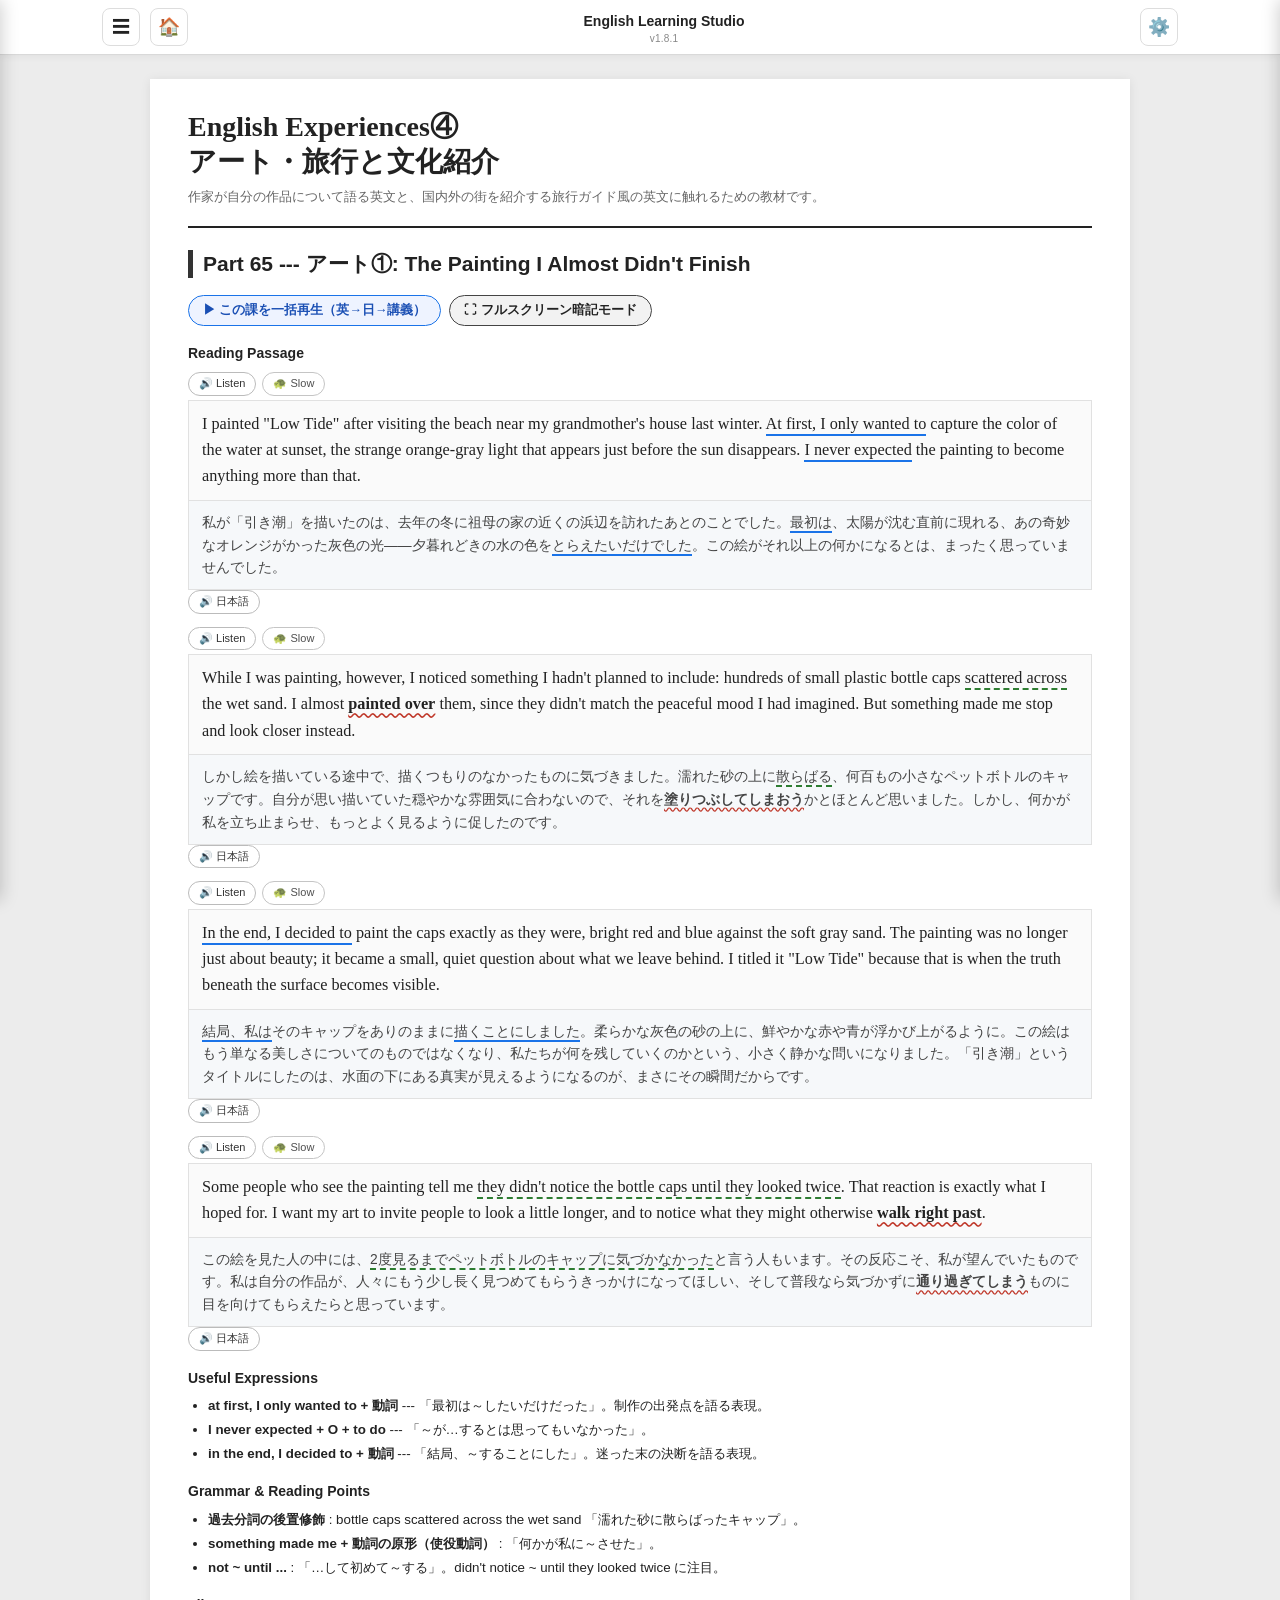
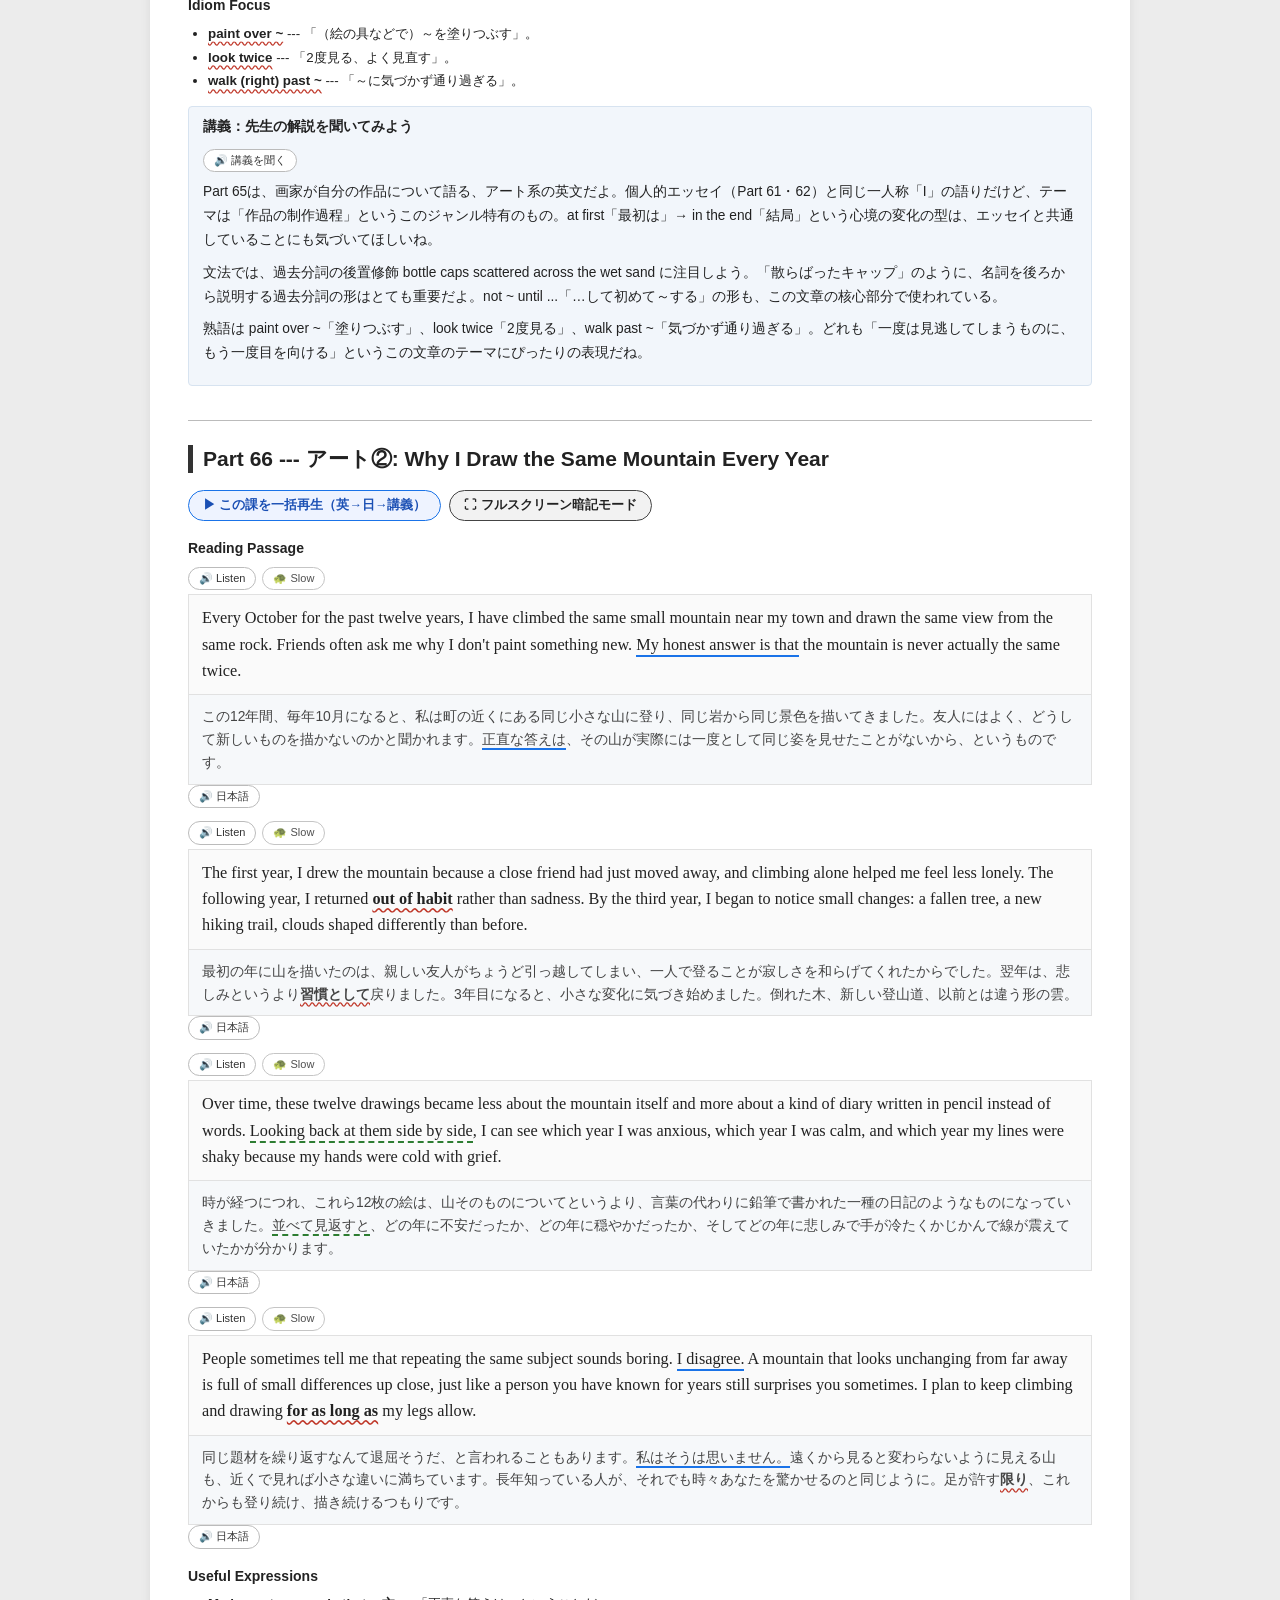
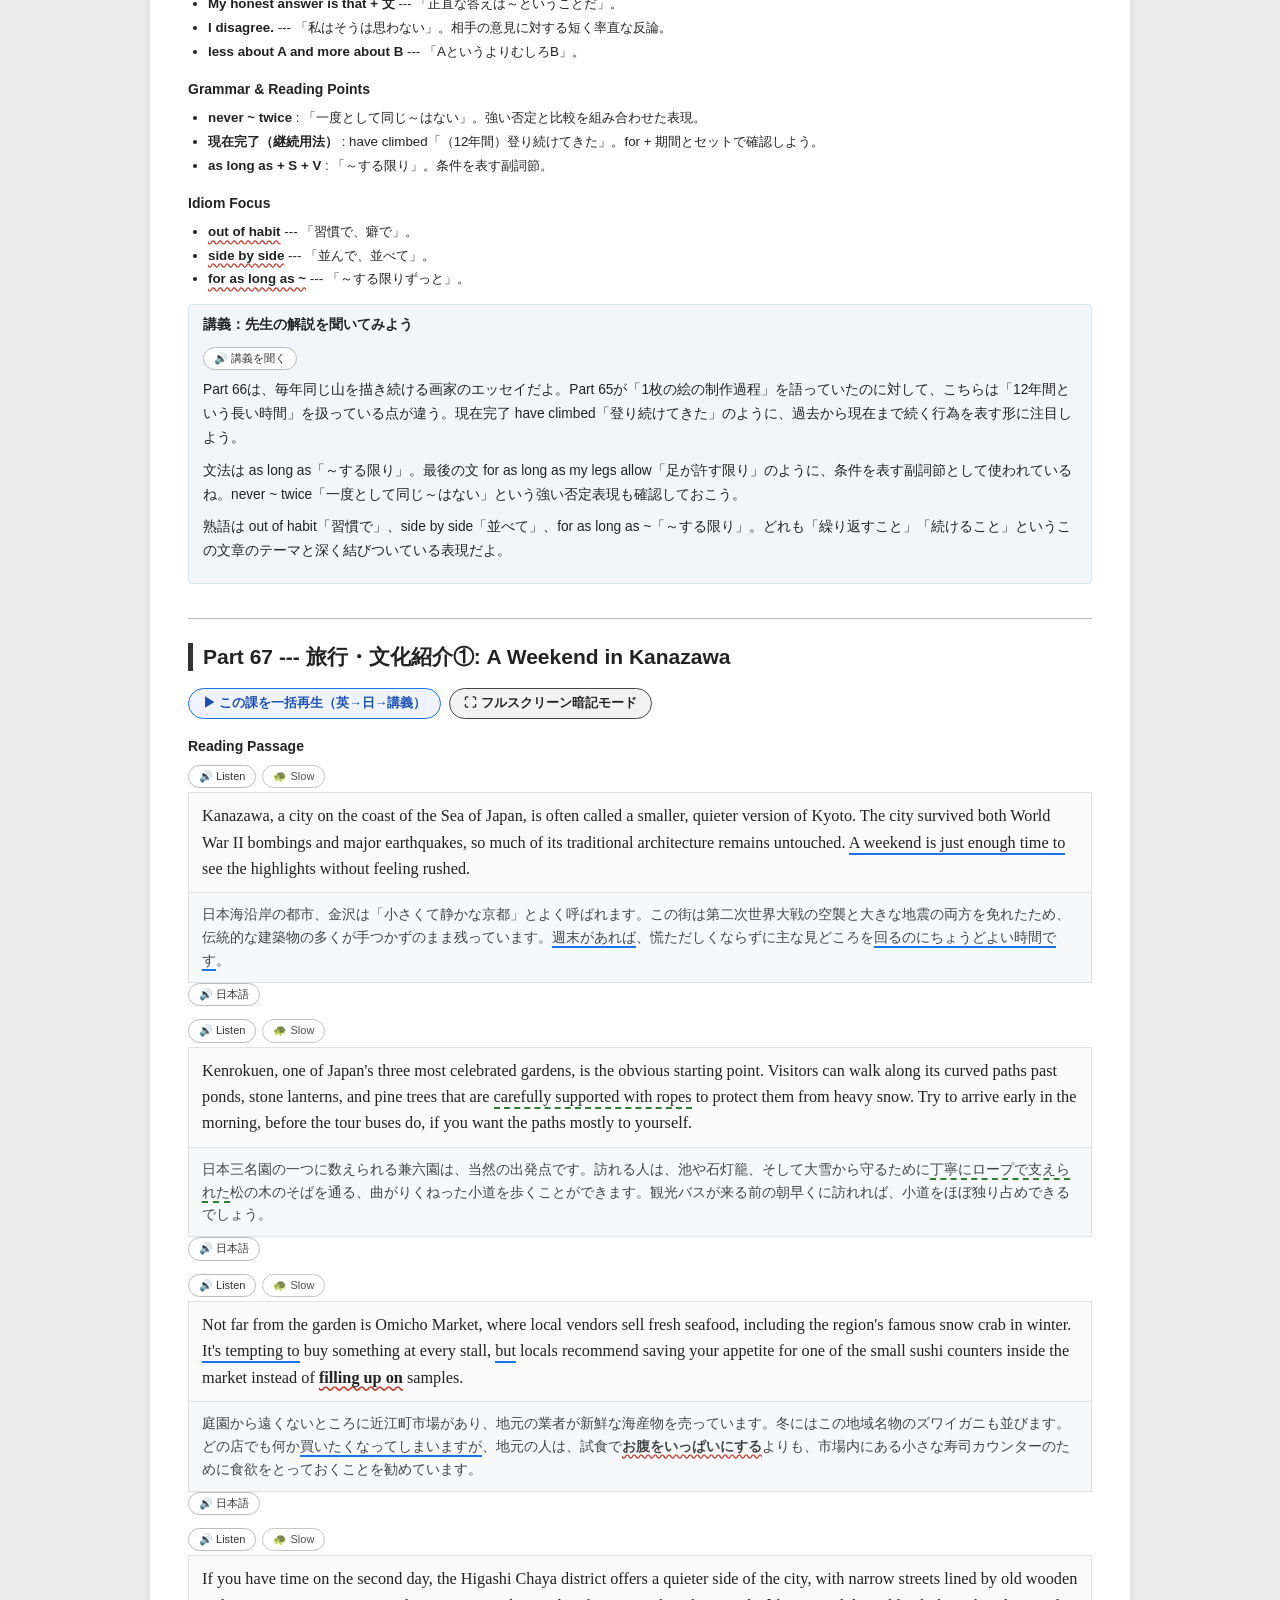
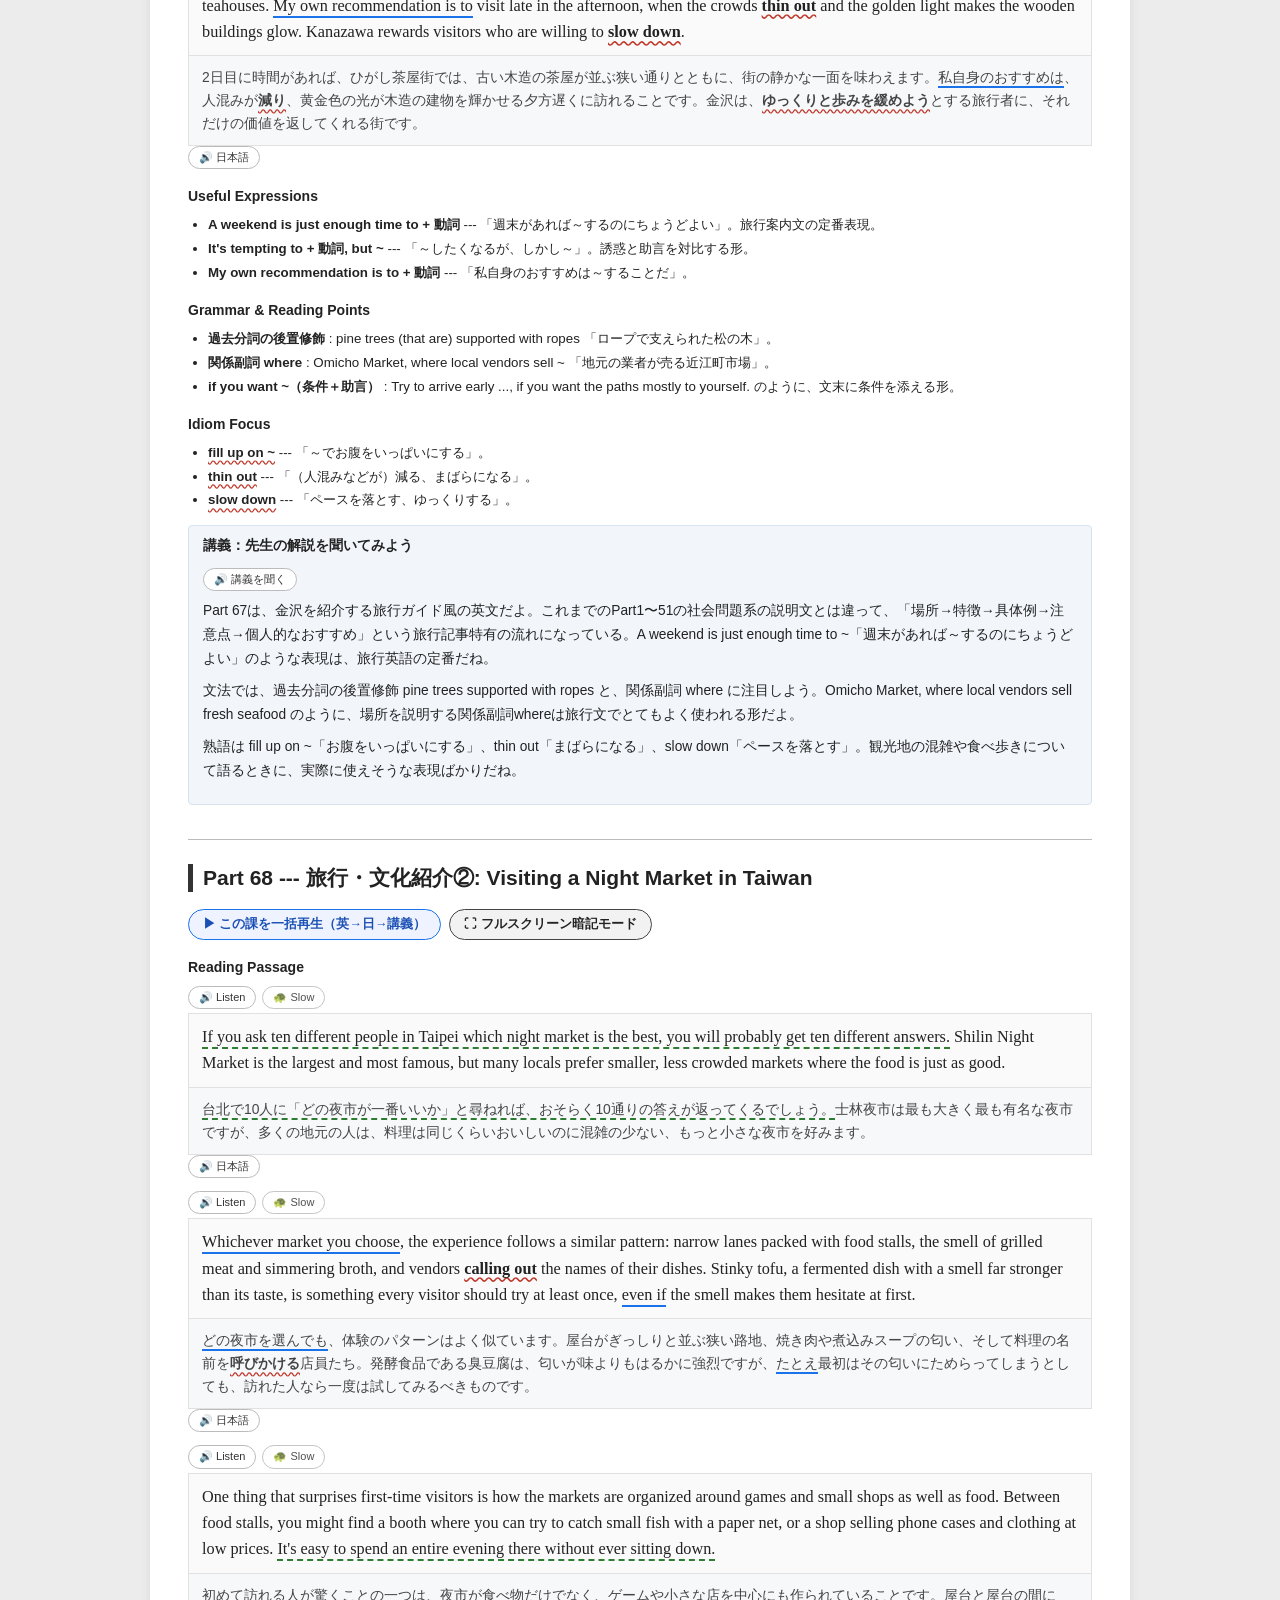
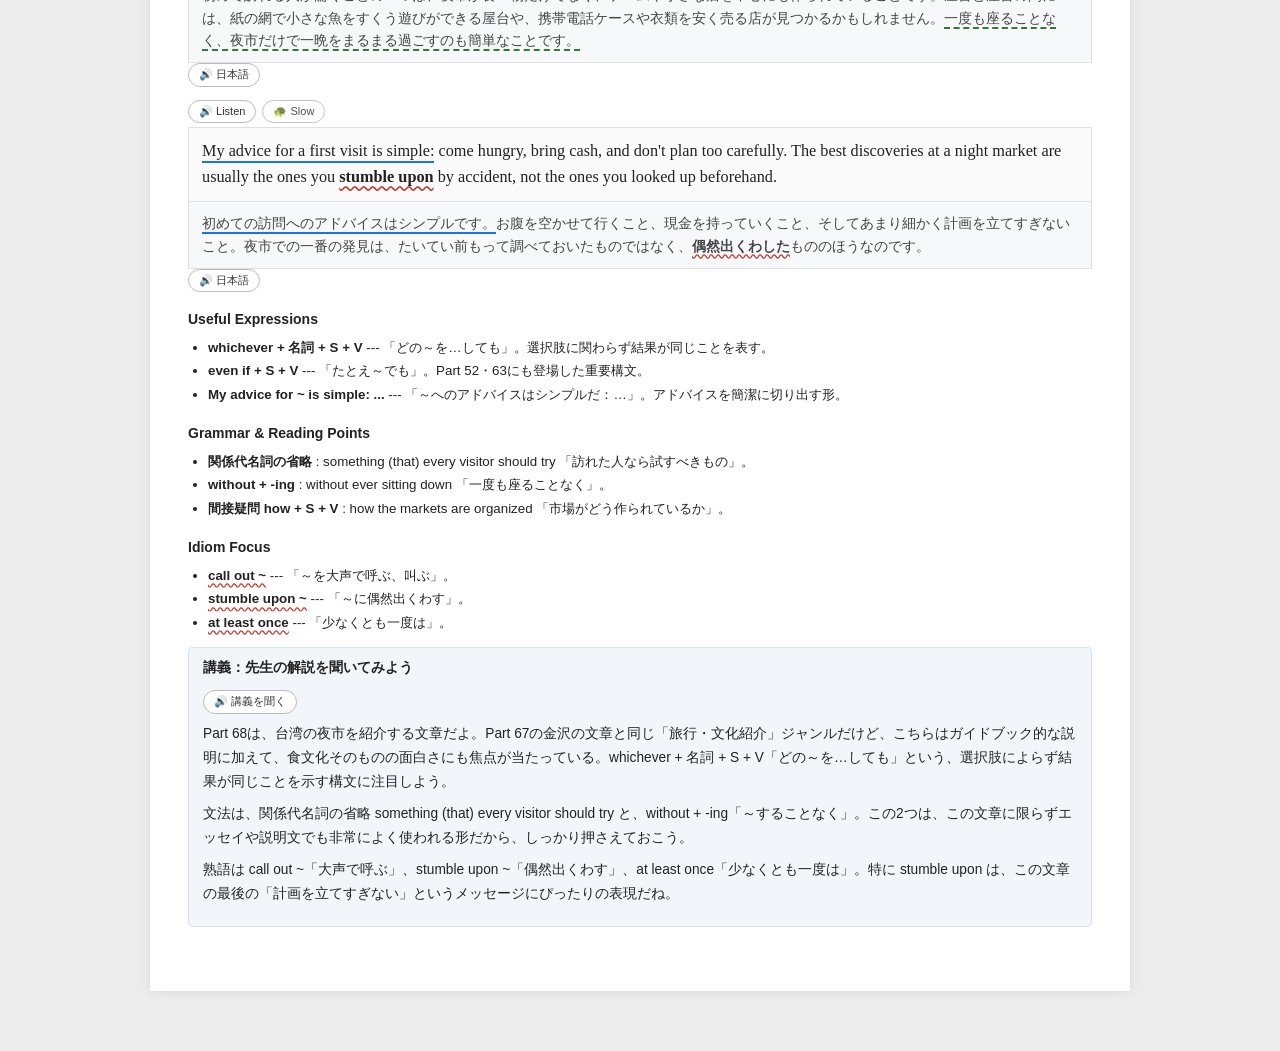
<file: reading-9.html>
<!DOCTYPE html>

<html lang="ja">
<head>
<meta charset="utf-8"/>
<meta content="width=device-width, initial-scale=1, viewport-fit=cover" name="viewport"/>
<title>English Experiences：アート・旅行と文化紹介 Part65-68｜English Learning Studio</title>
<meta content="作家が作品について語る英文と、国内外の街を紹介する英文の読解教材。英文和訳・重要表現・音声読み上げ対応。" name="description"/>
<meta content="index,follow" name="robots"/>
<link href="https://egoaid.github.io/English-Vocabulary/reading-9.html" rel="canonical"/>
<meta content="ja_JP" property="og:locale"/>
<meta content="https://egoaid.github.io/English-Vocabulary/reading-9.html" property="og:url"/>
<meta content="English Experiences：アート・旅行と文化紹介 Part65-68｜English Learning Studio" property="og:title"/>
<meta content="作家が作品について語る英文と、国内外の街を紹介する英文の読解教材。英文和訳・重要表現・音声読み上げ対応。" property="og:description"/>
<meta content="website" property="og:type"/>
<meta content="English Learning Studio" property="og:site_name"/>
<meta content="https://egoaid.github.io/English-Vocabulary/icons/og-image.png" property="og:image"/>
<meta content="1200" property="og:image:width"/>
<meta content="630" property="og:image:height"/>
<meta content="summary_large_image" name="twitter:card"/>
<meta content="English Experiences：アート・旅行と文化紹介 Part65-68｜English Learning Studio" name="twitter:title"/>
<meta content="作家が作品について語る英文と、国内外の街を紹介する英文の読解教材。英文和訳・重要表現・音声読み上げ対応。" name="twitter:description"/>
<meta content="https://egoaid.github.io/English-Vocabulary/icons/og-image.png" name="twitter:image"/>
<link href="manifest.json" rel="manifest"/>
<meta content="#222222" name="theme-color"/>
<meta content="yes" name="mobile-web-app-capable"/>
<meta content="yes" name="apple-mobile-web-app-capable"/>
<meta content="default" name="apple-mobile-web-app-status-bar-style"/>
<meta content="English Studio" name="apple-mobile-web-app-title"/>
<link href="icons/apple-touch-icon-180.png" rel="apple-touch-icon"/>
<link href="icons/favicon-32.png" rel="icon" sizes="32x32" type="image/png"/>
<link href="icons/favicon-16.png" rel="icon" sizes="16x16" type="image/png"/>
<link href="icons/icon-192.png" rel="icon" sizes="192x192" type="image/png"/>
<link href="icons/icon-512.png" rel="icon" sizes="512x512" type="image/png"/>
<link rel="stylesheet" href="styles.css"/>
<script type="application/ld+json">
{
  "@context": "https://schema.org",
  "@type": "LearningResource",
  "name": "English Experiences：アート・旅行と文化紹介 Part65-68",
  "description": "作家が作品について語る英文と、国内外の街を紹介する英文の読解教材。英文和訳・重要表現・音声読み上げ対応。",
  "url": "https://egoaid.github.io/English-Vocabulary/reading-9.html",
  "inLanguage": "en",
  "isPartOf": { "@type": "WebSite", "url": "https://egoaid.github.io/English-Vocabulary/" },
  "isAccessibleForFree": true,
  "learningResourceType": "Reading passage",
  "educationalLevel": "High school"
}
</script>
</head>
<body>
<header class="screen-header">
<div class="screen-header-inner">
<button class="icon-btn" id="sidebarToggle" aria-label="目次を開く" title="目次">
<span class="icon-bars">&#9776;</span>
</button>
<a class="icon-btn" href="index.html" aria-label="ホーム（目次）" title="ホーム（目次）">🏠</a>
<strong class="app-title">English Learning Studio</strong>
<button class="icon-btn" id="settingsToggle" aria-label="設定を開く" title="設定">&#9881;&#65039;</button>
</div>
</header>

<div class="sidebar-backdrop" id="sidebarBackdrop"></div>
<aside class="sidebar" id="sidebar" aria-hidden="true">
<div class="sidebar-header">
<span>目次</span>
<button class="icon-btn" id="sidebarClose" aria-label="閉じる">&#10005;</button>
</div>
<nav class="sidebar-list" aria-label="Parts">
<a href="index.html" class="sidebar-link home-link"><span class="sidebar-num">&#127968;</span><span class="sidebar-title">ホーム（目次）</span></a>
<div class="sidebar-group-label">Part 1&ndash;29：時事・社会トピック読解</div>
<a href="reading-1.html#part-01" class="sidebar-link" data-target="part-01" data-file="reading-1.html"><span class="sidebar-num">01</span><span class="sidebar-title">Generative AI and English Learning</span></a>
<a href="reading-1.html#part-02" class="sidebar-link" data-target="part-02" data-file="reading-1.html"><span class="sidebar-num">02</span><span class="sidebar-title">Power Crisis and Renewable Energy</span></a>
<a href="reading-1.html#part-03" class="sidebar-link" data-target="part-03" data-file="reading-1.html"><span class="sidebar-num">03</span><span class="sidebar-title">Climate Change and Global Sustainability</span></a>
<a href="reading-1.html#part-04" class="sidebar-link" data-target="part-04" data-file="reading-1.html"><span class="sidebar-num">04</span><span class="sidebar-title">International Law and the Rule of Law</span></a>
<a href="reading-1.html#part-05" class="sidebar-link" data-target="part-05" data-file="reading-1.html"><span class="sidebar-num">05</span><span class="sidebar-title">Marriage Equality and Equal Rights</span></a>
<a href="reading-1.html#part-06" class="sidebar-link" data-target="part-06" data-file="reading-1.html"><span class="sidebar-num">06</span><span class="sidebar-title">Imperial Succession and Constitutional Monarchy</span></a>
<a href="reading-1.html#part-07" class="sidebar-link" data-target="part-07" data-file="reading-1.html"><span class="sidebar-num">07</span><span class="sidebar-title">Autonomous Weapons and Drone Warfare</span></a>
<a href="reading-1.html#part-08" class="sidebar-link" data-target="part-08" data-file="reading-1.html"><span class="sidebar-num">08</span><span class="sidebar-title">Korea-Japan Relations and Historical Memory</span></a>
<a href="reading-1.html#part-09" class="sidebar-link" data-target="part-09" data-file="reading-1.html"><span class="sidebar-num">09</span><span class="sidebar-title">China-Japan Relations and Economic Interdependence</span></a>
<a href="reading-1.html#part-10" class="sidebar-link" data-target="part-10" data-file="reading-1.html"><span class="sidebar-num">10</span><span class="sidebar-title">Nuclear Policy and Japan's Constitutional Debate</span></a>
<a href="reading-1.html#part-11" class="sidebar-link" data-target="part-11" data-file="reading-1.html"><span class="sidebar-num">11</span><span class="sidebar-title">Demographic Decline and an Aging Society</span></a>
<a href="reading-1.html#part-12" class="sidebar-link" data-target="part-12" data-file="reading-1.html"><span class="sidebar-num">12</span><span class="sidebar-title">Healthcare System Reform and Medical Challenges</span></a>
<a href="reading-1.html#part-13" class="sidebar-link" data-target="part-13" data-file="reading-1.html"><span class="sidebar-num">13</span><span class="sidebar-title">Childcare Support and Family Policy</span></a>
<a href="reading-1.html#part-14" class="sidebar-link" data-target="part-14" data-file="reading-1.html"><span class="sidebar-num">14</span><span class="sidebar-title">Hate Speech and Online Harassment</span></a>
<a href="reading-1.html#part-15" class="sidebar-link" data-target="part-15" data-file="reading-1.html"><span class="sidebar-num">15</span><span class="sidebar-title">Social Media and Political Polarization</span></a>
<a href="reading-1.html#part-16" class="sidebar-link" data-target="part-16" data-file="reading-1.html"><span class="sidebar-num">16</span><span class="sidebar-title">Democratic Backsliding and Authoritarianism</span></a>
<a href="reading-1.html#part-17" class="sidebar-link" data-target="part-17" data-file="reading-1.html"><span class="sidebar-num">17</span><span class="sidebar-title">Terrorism and National Security Responses</span></a>
<a href="reading-1.html#part-18" class="sidebar-link" data-target="part-18" data-file="reading-1.html"><span class="sidebar-num">18</span><span class="sidebar-title">Refugee Crisis and Humanitarian Obligations</span></a>
<a href="reading-1.html#part-19" class="sidebar-link" data-target="part-19" data-file="reading-1.html"><span class="sidebar-num">19</span><span class="sidebar-title">Labor Exploitation and Supply Chain Ethics</span></a>
<a href="reading-1.html#part-20" class="sidebar-link" data-target="part-20" data-file="reading-1.html"><span class="sidebar-num">20</span><span class="sidebar-title">Pandemic Preparedness and Public Health Resilience</span></a>
<a href="reading-1.html#part-21" class="sidebar-link" data-target="part-21" data-file="reading-1.html"><span class="sidebar-num">21</span><span class="sidebar-title">Mental Health and Psychological Resilience</span></a>
<a href="reading-1.html#part-22" class="sidebar-link" data-target="part-22" data-file="reading-1.html"><span class="sidebar-num">22</span><span class="sidebar-title">Automation, AI, and the Future of Work</span></a>
<a href="reading-1.html#part-23" class="sidebar-link" data-target="part-23" data-file="reading-1.html"><span class="sidebar-num">23</span><span class="sidebar-title">Space Exploration and International Cooperation</span></a>
<a href="reading-1.html#part-24" class="sidebar-link" data-target="part-24" data-file="reading-1.html"><span class="sidebar-num">24</span><span class="sidebar-title">Wealth Inequality and Economic Opportunity</span></a>
<a href="reading-1.html#part-25" class="sidebar-link" data-target="part-25" data-file="reading-1.html"><span class="sidebar-num">25</span><span class="sidebar-title">Language Diversity and Endangered Languages</span></a>
<a href="reading-1.html#part-26" class="sidebar-link" data-target="part-26" data-file="reading-1.html"><span class="sidebar-num">26</span><span class="sidebar-title">Study Abroad and Global Citizenship</span></a>
<a href="reading-1.html#part-27" class="sidebar-link" data-target="part-27" data-file="reading-1.html"><span class="sidebar-num">27</span><span class="sidebar-title">Ocean Conservation and Plastic Pollution</span></a>
<a href="reading-1.html#part-28" class="sidebar-link" data-target="part-28" data-file="reading-1.html"><span class="sidebar-num">28</span><span class="sidebar-title">Artificial Intelligence, Copyright, and Creative Work</span></a>
<a href="reading-1.html#part-29" class="sidebar-link" data-target="part-29" data-file="reading-1.html"><span class="sidebar-num">29</span><span class="sidebar-title">Gender Gap in the Workplace</span></a>
<div class="sidebar-group-label">Part 30&ndash;34：物語文</div>
<a href="reading-2.html#part-30" class="sidebar-link" data-target="part-30" data-file="reading-2.html"><span class="sidebar-num">30</span><span class="sidebar-title">物語文: Two Ways of Solving a Problem</span></a>
<a href="reading-2.html#part-31" class="sidebar-link" data-target="part-31" data-file="reading-2.html"><span class="sidebar-num">31</span><span class="sidebar-title">物語文: Finding a New Interest</span></a>
<a href="reading-2.html#part-32" class="sidebar-link" data-target="part-32" data-file="reading-2.html"><span class="sidebar-num">32</span><span class="sidebar-title">物語文: The Late Bicycle</span></a>
<a href="reading-2.html#part-33" class="sidebar-link" data-target="part-33" data-file="reading-2.html"><span class="sidebar-num">33</span><span class="sidebar-title">物語文: The Mosaic That Wouldn't Come Together</span></a>
<a href="reading-2.html#part-34" class="sidebar-link" data-target="part-34" data-file="reading-2.html"><span class="sidebar-num">34</span><span class="sidebar-title">物語文: A Question She Couldn't Answer</span></a>
<div class="sidebar-group-label">Part 35&ndash;39：論説文解釈</div>
<a href="reading-3.html#part-35" class="sidebar-link" data-target="part-35" data-file="reading-3.html"><span class="sidebar-num">35</span><span class="sidebar-title">論説文読解①: 対比・逆接の接続語</span></a>
<a href="reading-3.html#part-36" class="sidebar-link" data-target="part-36" data-file="reading-3.html"><span class="sidebar-num">36</span><span class="sidebar-title">論説文読解②: 因果関係の接続語</span></a>
<a href="reading-3.html#part-37" class="sidebar-link" data-target="part-37" data-file="reading-3.html"><span class="sidebar-num">37</span><span class="sidebar-title">論説文読解③: 追加の接続語</span></a>
<a href="reading-3.html#part-38" class="sidebar-link" data-target="part-38" data-file="reading-3.html"><span class="sidebar-num">38</span><span class="sidebar-title">論説文読解④: 言い換え・具体例の接続語</span></a>
<a href="reading-3.html#part-39" class="sidebar-link" data-target="part-39" data-file="reading-3.html"><span class="sidebar-num">39</span><span class="sidebar-title">論説文読解⑤: NOT型設問と文整序の総まとめ</span></a>
<div class="sidebar-group-label">Part 40&ndash;44：英作文練習</div>
<a href="reading-4.html#part-40" class="sidebar-link" data-target="part-40" data-file="reading-4.html"><span class="sidebar-num">40</span><span class="sidebar-title">英作文練習①: 二つの絵を比較する</span></a>
<a href="reading-4.html#part-41" class="sidebar-link" data-target="part-41" data-file="reading-4.html"><span class="sidebar-num">41</span><span class="sidebar-title">英作文練習②: 困っている人を助ける</span></a>
<a href="reading-4.html#part-42" class="sidebar-link" data-target="part-42" data-file="reading-4.html"><span class="sidebar-num">42</span><span class="sidebar-title">英作文練習③: 変化を説明する</span></a>
<a href="reading-4.html#part-43" class="sidebar-link" data-target="part-43" data-file="reading-4.html"><span class="sidebar-num">43</span><span class="sidebar-title">英作文練習④: 理由をつけて意見を述べる</span></a>
<a href="reading-4.html#part-44" class="sidebar-link" data-target="part-44" data-file="reading-4.html"><span class="sidebar-num">44</span><span class="sidebar-title">英作文練習⑤: 改善案を提案する</span></a>
<div class="sidebar-group-label">Part 45&ndash;49：リスニング対策</div>
<a href="reading-5.html#part-45" class="sidebar-link" data-target="part-45" data-file="reading-5.html"><span class="sidebar-num">45</span><span class="sidebar-title">リスニング対策①: 複数条件からの絞り込み</span></a>
<a href="reading-5.html#part-46" class="sidebar-link" data-target="part-46" data-file="reading-5.html"><span class="sidebar-num">46</span><span class="sidebar-title">リスニング対策②: 予定の調整と変更</span></a>
<a href="reading-5.html#part-47" class="sidebar-link" data-target="part-47" data-file="reading-5.html"><span class="sidebar-num">47</span><span class="sidebar-title">リスニング対策③: 施設・サービスの案内</span></a>
<a href="reading-5.html#part-48" class="sidebar-link" data-target="part-48" data-file="reading-5.html"><span class="sidebar-num">48</span><span class="sidebar-title">リスニング対策④: 順序・手順の説明</span></a>
<a href="reading-5.html#part-49" class="sidebar-link" data-target="part-49" data-file="reading-5.html"><span class="sidebar-num">49</span><span class="sidebar-title">リスニング対策⑤: 説明モノローグと例外情報</span></a>
<div class="sidebar-group-label">Part 50：重要英単語ランク表</div>
<a href="vocab-words.html#part-50" class="sidebar-link" data-target="part-50" data-file="vocab-words.html"><span class="sidebar-num">50</span><span class="sidebar-title">重要英単語ランク表（全2762語）</span></a>
<div class="sidebar-group-label">Part 51：重要熟語・イディオムランク表</div>
<a href="vocab-idioms.html#part-51" class="sidebar-link" data-target="part-51" data-file="vocab-idioms.html"><span class="sidebar-num">51</span><span class="sidebar-title">重要熟語・イディオムランク表（全1235熟語）</span></a>
<div class="sidebar-group-label">Part 52&ndash;56：日常会話・メッセージ</div>
<a href="reading-6.html#part-52" class="sidebar-link" data-target="part-52" data-file="reading-6.html"><span class="sidebar-num">52</span><span class="sidebar-title">日常会話: Deciding on Weekend Plans</span></a>
<a href="reading-6.html#part-53" class="sidebar-link" data-target="part-53" data-file="reading-6.html"><span class="sidebar-num">53</span><span class="sidebar-title">日常会話: Cheering Up a Friend</span></a>
<a href="reading-6.html#part-54" class="sidebar-link" data-target="part-54" data-file="reading-6.html"><span class="sidebar-num">54</span><span class="sidebar-title">日常会話: Clearing Up a Misunderstanding</span></a>
<a href="reading-6.html#part-55" class="sidebar-link" data-target="part-55" data-file="reading-6.html"><span class="sidebar-num">55</span><span class="sidebar-title">メッセージ: Running a Little Late</span></a>
<a href="reading-6.html#part-56" class="sidebar-link" data-target="part-56" data-file="reading-6.html"><span class="sidebar-num">56</span><span class="sidebar-title">メッセージ: Inviting a Friend</span></a>
<div class="sidebar-group-label">Part 57&ndash;60：Eメール・人物紹介</div>
<a href="reading-7.html#part-57" class="sidebar-link" data-target="part-57" data-file="reading-7.html"><span class="sidebar-num">57</span><span class="sidebar-title">Eメール: A Request to Reschedule</span></a>
<a href="reading-7.html#part-58" class="sidebar-link" data-target="part-58" data-file="reading-7.html"><span class="sidebar-num">58</span><span class="sidebar-title">Eメール: A Thank-You Email After a Homestay</span></a>
<a href="reading-7.html#part-59" class="sidebar-link" data-target="part-59" data-file="reading-7.html"><span class="sidebar-num">59</span><span class="sidebar-title">人物紹介: From a Curious Boy to a Marine Biologist</span></a>
<a href="reading-7.html#part-60" class="sidebar-link" data-target="part-60" data-file="reading-7.html"><span class="sidebar-num">60</span><span class="sidebar-title">人物紹介: Building a Career in Clean Energy</span></a>
<div class="sidebar-group-label">Part 61&ndash;64：個人的エッセイ・インタビュー</div>
<a href="reading-8.html#part-61" class="sidebar-link" data-target="part-61" data-file="reading-8.html"><span class="sidebar-num">61</span><span class="sidebar-title">個人的エッセイ: The Day I Changed My Mind About Working Alone</span></a>
<a href="reading-8.html#part-62" class="sidebar-link" data-target="part-62" data-file="reading-8.html"><span class="sidebar-num">62</span><span class="sidebar-title">個人的エッセイ: What My Little Sister Taught Me About Patience</span></a>
<a href="reading-8.html#part-63" class="sidebar-link" data-target="part-63" data-file="reading-8.html"><span class="sidebar-num">63</span><span class="sidebar-title">インタビュー: A Pastry Chef's Story</span></a>
<a href="reading-8.html#part-64" class="sidebar-link" data-target="part-64" data-file="reading-8.html"><span class="sidebar-num">64</span><span class="sidebar-title">インタビュー: A Wheelchair Basketball Player's Story</span></a>
<div class="sidebar-group-label">Part 65&ndash;68：アート・旅行と文化紹介</div>
<a href="reading-9.html#part-65" class="sidebar-link" data-target="part-65" data-file="reading-9.html"><span class="sidebar-num">65</span><span class="sidebar-title">アート: The Painting I Almost Didn't Finish</span></a>
<a href="reading-9.html#part-66" class="sidebar-link" data-target="part-66" data-file="reading-9.html"><span class="sidebar-num">66</span><span class="sidebar-title">アート: Why I Draw the Same Mountain Every Year</span></a>
<a href="reading-9.html#part-67" class="sidebar-link" data-target="part-67" data-file="reading-9.html"><span class="sidebar-num">67</span><span class="sidebar-title">旅行・文化紹介: A Weekend in Kanazawa</span></a>
<a href="reading-9.html#part-68" class="sidebar-link" data-target="part-68" data-file="reading-9.html"><span class="sidebar-num">68</span><span class="sidebar-title">旅行・文化紹介: Visiting a Night Market in Taiwan</span></a>
<div class="sidebar-group-label">Part 69&ndash;71：科学レポート・How-to</div>
<a href="reading-10.html#part-69" class="sidebar-link" data-target="part-69" data-file="reading-10.html"><span class="sidebar-num">69</span><span class="sidebar-title">科学レポート: Why Do Cats Purr?</span></a>
<a href="reading-10.html#part-70" class="sidebar-link" data-target="part-70" data-file="reading-10.html"><span class="sidebar-num">70</span><span class="sidebar-title">科学レポート: The Memory Experiment</span></a>
<a href="reading-10.html#part-71" class="sidebar-link" data-target="part-71" data-file="reading-10.html"><span class="sidebar-num">71</span><span class="sidebar-title">How-to: Starting a Small Vegetable Garden</span></a>
<div class="sidebar-group-label">Part 72&ndash;79：英検2級レベル 実戦読解・リスニング</div>
<a href="reading-11.html#part-72" class="sidebar-link" data-target="part-72" data-file="reading-11.html"><span class="sidebar-num">72</span><span class="sidebar-title">Eメール: A Request to Book the Community Hall</span></a>
<a href="reading-11.html#part-73" class="sidebar-link" data-target="part-73" data-file="reading-11.html"><span class="sidebar-num">73</span><span class="sidebar-title">論説文（心理学）: The Reason a Familiar Face Feels Trustworthy</span></a>
<a href="reading-11.html#part-74" class="sidebar-link" data-target="part-74" data-file="reading-11.html"><span class="sidebar-num">74</span><span class="sidebar-title">論説文（技術と社会）: A Water Bottle That Refuses to Become Trash</span></a>
<a href="reading-11.html#part-75" class="sidebar-link" data-target="part-75" data-file="reading-11.html"><span class="sidebar-num">75</span><span class="sidebar-title">英検形式ライティング: A Model Opinion Essay</span></a>
<a href="reading-11.html#part-76" class="sidebar-link" data-target="part-76" data-file="reading-11.html"><span class="sidebar-num">76</span><span class="sidebar-title">リスニング対策: Covering a Client Meeting</span></a>
<a href="reading-11.html#part-77" class="sidebar-link" data-target="part-77" data-file="reading-11.html"><span class="sidebar-num">77</span><span class="sidebar-title">熟語・語彙まとめ: Getting Ready for Exam Day</span></a>
<a href="reading-11.html#part-78" class="sidebar-link" data-target="part-78" data-file="reading-11.html"><span class="sidebar-num">78</span><span class="sidebar-title">リスニング対策（モノローグ型）: Three Short Stories</span></a>
<a href="reading-11.html#part-79" class="sidebar-link" data-target="part-79" data-file="reading-11.html"><span class="sidebar-num">79</span><span class="sidebar-title">リスニング対策（電話・接客）: Changing a Hotel Reservation</span></a>
<div class="sidebar-group-label">Part 80&ndash;82：英検2級レベル 本番形式 実戦問題</div>
<a href="quiz.html" class="sidebar-link" data-target="quizApp" data-file="quiz.html"><span class="sidebar-num">80</span><span class="sidebar-title">語彙・熟語の4択問題、読解の4択問題（制限時間つき・成績記録つき）</span></a>
<div class="sidebar-group-label">Part 83&ndash;85：High School Entrance English 実戦トレーニング</div>
<a href="quiz.html#quizGroupHs" class="sidebar-link" data-target="quizGroupHs" data-file="quiz.html"><span class="sidebar-num">83</span><span class="sidebar-title">リスニング＆情報選択（複数選択つき）</span></a>
<a href="quiz.html#quizGroupHs" class="sidebar-link" data-target="quizGroupHs" data-file="quiz.html"><span class="sidebar-num">84</span><span class="sidebar-title">読解・推論（並べ替えつき）</span></a>
<a href="quiz.html#quizGroupHs" class="sidebar-link" data-target="quizGroupHs" data-file="quiz.html"><span class="sidebar-num">85</span><span class="sidebar-title">英作文（チップ組み立て・60語）</span></a>
</nav>
</aside>

<div class="settings-backdrop" id="settingsBackdrop"></div>
<aside class="settings-panel" id="settingsPanel" aria-hidden="true">
<div class="settings-header">
<span>設定</span>
<button class="icon-btn" id="settingsClose" aria-label="閉じる">&#10005;</button>
</div>
<div class="settings-body">
<button class="settings-btn" id="manualOpenBtn">&#128214; 使い方マニュアル</button>
<button class="settings-btn" id="printBtn">&#128424;&#65039; A4で印刷する</button>
<div class="settings-item">
<label for="rateSlider">読み上げ速度（英語・通常ボタン）</label>
<input id="rateSlider" max="1.1" min="0.5" step="0.05" type="range" value="0.92"/>
<span class="settings-value" id="rateValue">0.92</span>
</div>
<div class="settings-item">
<label for="slowRateSlider">読み上げ速度（英語・ゆっくりボタン）</label>
<input id="slowRateSlider" max="0.9" min="0.3" step="0.05" type="range" value="0.6"/>
<span class="settings-value" id="slowRateValue">0.60</span>
</div>
<div class="settings-item voice-select-item" id="maleVoiceSettingItem" style="display:none;">
<label for="maleVoiceSelect">英語・男性の声</label>
<select id="maleVoiceSelect"></select>
<p class="settings-hint">Microsoft Online Natural音声（利用できる場合のみ表示）</p>
</div>
<div class="settings-item voice-select-item" id="femaleVoiceSettingItem" style="display:none;">
<label for="femaleVoiceSelect">英語・女性の声</label>
<select id="femaleVoiceSelect"></select>
<p class="settings-hint">Microsoft Online Natural音声（利用できる場合のみ表示）</p>
</div>
<div class="settings-item voice-select-item" id="japaneseMaleVoiceSettingItem" style="display:none;">
<label for="japaneseMaleVoiceSelect">日本語・男性の声</label>
<select id="japaneseMaleVoiceSelect"></select>
<p class="settings-hint">Microsoft Online Natural音声（利用できる場合のみ表示）</p>
</div>
<div class="settings-item voice-select-item" id="japaneseFemaleVoiceSettingItem" style="display:none;">
<label for="japaneseFemaleVoiceSelect">日本語・女性の声</label>
<select id="japaneseFemaleVoiceSelect"></select>
<p class="settings-hint">Microsoft Online Natural音声（利用できる場合のみ表示）</p>
</div>
<div class="settings-item settings-checkbox">
<label><input id="darkModeToggle" type="checkbox"/> ダークモード</label>
</div>
<div class="settings-item">
<label for="fsBgColorPicker">フルスクリーン暗記モードの背景色</label>
<input id="fsBgColorPicker" type="color" value="#0e1116"/>
</div>
<div class="settings-item">
<label for="fsHighlightColorPicker">単語ハイライトの色</label>
<input id="fsHighlightColorPicker" type="color" value="#ffd166"/>
</div>
<div class="settings-item">
<label for="fsHighlightStyleSelect">単語ハイライトの表示方法</label>
<select id="fsHighlightStyleSelect">
<option value="glow">光るエフェクト</option>
<option value="underline">下線</option>
</select>
</div>
<div class="settings-item">
<label for="fsRateSlider">フルスクリーン暗記モードの読み上げ速度</label>
<input id="fsRateSlider" max="1.5" min="0.3" step="0.05" type="range" value="0.50"/>
<span class="settings-value" id="fsRateValue">0.50</span>
</div>
<div class="settings-item">
<label for="fsMainFontSlider">フルスクリーン：英文・講義文の文字サイズ</label>
<input id="fsMainFontSlider" max="80" min="12" step="1" type="range" value="60"/>
<span class="settings-value" id="fsMainFontValue">60px</span>
</div>
<div class="settings-item">
<label for="fsMainTopMarginSlider">フルスクリーン：英文・講義文の上の余白</label>
<input id="fsMainTopMarginSlider" max="300" min="0" step="5" type="range" value="200"/>
<span class="settings-value" id="fsMainTopMarginValue">200px</span>
</div>
<div class="settings-item">
<label for="fsJaFontSlider">フルスクリーン：日本語字幕の文字サイズ</label>
<input id="fsJaFontSlider" max="60" min="10" step="1" type="range" value="40"/>
<span class="settings-value" id="fsJaFontValue">40px</span>
</div>
<div class="settings-item">
<label for="fsJaBottomMarginSlider">フルスクリーン：日本語字幕の下の余白</label>
<input id="fsJaBottomMarginSlider" max="250" min="0" step="5" type="range" value="150"/>
<span class="settings-value" id="fsJaBottomMarginValue">150px</span>
</div>
<div class="settings-item">
<label for="vocabFontSlider">単語帳・熟語帳の文字サイズ</label>
<input id="vocabFontSlider" max="24" min="10" step="1" type="range" value="14"/>
<span class="settings-value" id="vocabFontValue">14px</span>
</div>
<div class="settings-item">
<label for="fsCardRateSlider">フラッシュカードの読み上げ速度</label>
<input id="fsCardRateSlider" max="1.5" min="0.3" step="0.05" type="range" value="0.85"/>
<span class="settings-value" id="fsCardRateValue">0.85</span>
</div>
<div class="settings-item">
<label for="fsCardFontSlider">フラッシュカードの文字サイズ</label>
<input id="fsCardFontSlider" max="200" min="24" step="2" type="range" value="96"/>
<span class="settings-value" id="fsCardFontValue">96px</span>
</div>
<div class="settings-item settings-checkbox">
<label><input id="skipMasteredToggle" type="checkbox"/> フラッシュカードで暗記済みの単語・熟語を省略する</label>
</div>
<div class="settings-item settings-checkbox">
<label><input id="flashcardShuffleToggle" type="checkbox"/> フラッシュカードをランダムな順番で再生する</label>
</div>
<p class="settings-note">このアプリはオフラインでも利用できます（PWA対応）。ホーム画面に追加すると、アプリのように起動できます。</p>
<p class="settings-version" id="settingsVersionText"></p>
</div>
</aside>

<div class="manual-overlay" id="manualOverlay" aria-hidden="true">
<div class="manual-dialog">
<div class="manual-header">
<span>使い方マニュアル</span>
<button class="icon-btn" id="manualCloseBtn" aria-label="閉じる">&#10005;</button>
</div>
<div class="manual-body">
<h3>画面の移動</h3>
<ul>
<li><strong>&#9776;（左上）</strong> --- 目次を開きます。全カテゴリ・全Partへここから移動できます。</li>
<li><strong>&#127968;（左上）</strong> --- ホーム（目次ページ）に戻ります。</li>
<li><strong>&#9881;&#65039;（右上）</strong> --- 設定パネルを開きます。</li>
</ul>
<h3>本文中のマーカーの意味</h3>
<ul>
<li><strong>太字</strong> --- 重要単語。</li>
<li><strong class="idiom">波下線</strong> --- 熟語（Idiom Focus）。</li>
<li><span class="ue-mark">青下線</span> --- Useful Expressions。</li>
<li><span class="gr-mark">緑点線</span> --- Grammar &amp; Reading Points。</li>
<li><span class="dm-mark">オレンジ点線</span> --- 論理接続語（ディスコースマーカー）。</li>
</ul>
<h3>フルスクリーン暗記モードの操作</h3>
<ul>
<li><strong>← / →キー</strong> --- 前後の項目に移動します。</li>
<li><strong>スペースキー</strong> --- 一時停止／再生を切り替えます。</li>
<li><strong>Escキー</strong> --- フルスクリーン暗記モードを終了します。</li>
<li>画面下部の <strong>⏮ ⏸ ⏭ ✕</strong> ボタンでも同じ操作ができます（✕ボタンで再生停止・終了します）。</li>
<li>1つのPartの再生が終わると、自動的に次のPartへ進みます。</li>
<li>発音中の英単語が光ってハイライトされ、日本語字幕が画面下に表示されます。ハイライトの色や表示方法（光るエフェクト／下線）は設定で変更できます。</li>
<li>スマートフォンでフルスクリーン暗記モード・フラッシュカードを再生している間は、対応している端末・ブラウザでは画面がスリープしないよう制御されます。再生を終了すると、通常の自動スリープに戻ります。この機能に対応していない端末・ブラウザでも、暗記モード自体は問題なく利用できます。</li>
</ul>
<h3>読み上げボタンについて</h3>
<ul>
<li><strong>🔊 Listen / 🐢 Slow / 🔊 日本語 / 🔊 講義を聞く</strong> --- クリックすると再生が始まり、ボタンが点滅して「⏹ STOP」の表示に変わります。もう一度クリックすると停止します。</li>
<li>対話文では、話者ごとに声（男性・女性）が自動的に切り替わります。</li>
</ul>
<h3>一括再生・フルスクリーン暗記モード</h3>
<ul>
<li><strong>▶ この課を一括再生</strong> --- そのPartの英文・日本語訳・講義を順番に音声で流します。</li>
<li><strong>⛶ フルスクリーン暗記モード</strong> --- 全画面表示で、字幕とハイライトを見ながら暗記できます。</li>
</ul>
<h3>フラッシュカードで学習（単語・熟語ランク表）</h3>
<ul>
<li><strong>🎴 フラッシュカードで学習</strong> --- そのランクの単語（または熟語）を1つずつ全画面表示し、英語→日本語の順に読み上げます。</li>
<li>各単語・熟語の右上にある <strong>チェックマーク</strong> をタップすると「暗記済み」として記録できます（背景がグレーになり、文字に取り消し線が入ります）。</li>
<li>設定で「暗記済みを省略する」をオンにすると、チェック済みの単語・熟語はフラッシュカードで再生されなくなります。</li>
<li>設定で「ランダムな順番で再生する」をオンにすると、毎回シャッフルされた順番でカードが再生されます。</li>
</ul>
<h3>実戦トレーニング（Part 80〜85）の使い方</h3>
<ul>
<li><strong>本番モードとゆっくりモード</strong> --- 実戦問題のトップで切り替えます。本番モードは制限時間つき、ゆっくりモードは時間制限なしで、解答後に「問題を解くコツと解説の講義」が表示されます（🔊で音声も聞けます）。成績は<strong>モード別に別々に記録</strong>され、成績画面のタブで切り替えて確認できます。</li>
<li><strong>問題の形式</strong> --- 4択に加えて、「2つ選ぶ」問題（選択後に「解答する」を押します）、文を正しい順に並べる問題、語句のチップを並べて英文を作る問題があります。チップは、タップで追加、タップして選ぶと「左へ・右へ・外す」ができ、パソコンではドラッグ＆ドロップでも並べ替えられます。</li>
<li><strong>リスニング（Part 83）</strong> --- 🔊ボタンで放送を再生します（男性・女性の声は自動で切り替わります）。本番は1回だけ放送されますが、練習では何度でも再生できます。放送文と日本語訳は、解答のあとに表示されます。音声はお使いのブラウザの読み上げ機能によるものです。</li>
<li><strong>英作文（Part 85）</strong> --- 60語以上の英文を、チップを並べて組み立てます。語数が画面に表示されます。文の並べ方に正解が複数ある問題もあります。</li>
</ul>
<h3>設定でできること</h3>
<ul>
<li>読み上げ速度（通常・ゆっくり・フルスクリーン・フラッシュカード）の変更</li>
<li>フルスクリーン暗記モード／フラッシュカードの文字サイズ・余白の変更（スマホとPCで別々に記憶されます）</li>
<li>フルスクリーン暗記モードの背景色・単語ハイライトの色と表示方法（光るエフェクト／下線）の変更</li>
<li>フラッシュカードで「暗記済み」をチェックした単語・熟語を省略する機能のオン・オフ</li>
<li>フラッシュカードをランダムな順番で再生する機能のオン・オフ</li>
<li>ダークモードの切り替え</li>
<li>ブラウザがMicrosoft Online Natural音声を提供している場合、より自然な発音の英語・日本語の音声（それぞれ男性・女性）を選択できます（下記参照）</li>
</ul>
<h3>おすすめの学習の進め方</h3>
<ul>
<li>まずは <strong>Part 50 重要英単語</strong> と <strong>Part 51 重要熟語</strong> の<strong>ランクA</strong>から順に、フラッシュカードで毎日少しずつ進めるのがおすすめです。ランクが上がるほど難易度も上がるので、無理に急がず自分のペースで進めましょう。</li>
<li>単語・熟語の<strong>ランクF</strong>は英検準1級レベルの発展語彙です。基礎（ランクA〜E）が身についてから、余裕があれば取り組む参考項目として位置づけてください。</li>
<li>読解パートでは、まず日本語訳を見ずに英文を読み、意味が取れたら日本語訳で確認する、という順番がおすすめです。分からなかった単語・熟語は、太字・波下線などのマーカーを目印に見直しましょう。</li>
<li>🔊 Listen や ⛶ フルスクリーン暗記モードを使って、耳と目の両方で英文に触れると定着しやすくなります。通学中やすきま時間には、音声だけを聞き流す（シャドーイング）のも効果的です。</li>
<li>フラッシュカードで「暗記済み」をチェックした単語・熟語は、設定で再生を省略できます。覚えていないものだけを効率よく繰り返し復習しましょう。</li>
<li>1回で完璧に覚えようとせず、同じ範囲を日をおいて何度も繰り返す（間隔をあけた復習）方が記憶に残りやすいです。</li>
</ul>
<h3>Microsoft Online Natural音声について</h3>
<p>このアプリでは、お使いのブラウザがMicrosoft Online Natural音声（「Microsoft ○○ Online (Natural)」という名前の高品質な音声）を提供している場合、設定パネルに「英語・男性の声」「英語・女性の声」「日本語・男性の声」「日本語・女性の声」の選択欄が自動的に表示され、より自然な音声を選べます。英語だけでなく、日本語訳・字幕・講義音声・フラッシュカードの読み方も、Online Natural音声が使える環境ではより自然な発音になります。</p>
<p>Online Natural音声は、主に<strong>Microsoft Edge</strong>（Windows版・Mac版のどちらでも）で利用できます。Chrome、Safari、Firefoxなど他のブラウザでは通常この音声は提供されないため、選択欄自体が表示されず、その環境で利用可能な通常の音声が自動的に使用されます（読み上げ機能自体はどのブラウザでも変わらず利用できます）。英語と日本語で利用できる音声の種類は別々に決まるため、例えば英語だけ、あるいは日本語だけOnline Natural音声が使える場合もあります。どの音声が実際に使えるかはブラウザやOSのアップデートによって変わることがあります。</p>
<p>Microsoft Online Natural音声はインターネット経由で提供されるため、ネットワーク環境などによって利用できない場合があります。その場合はアプリが自動的に通常の音声に切り替えます。</p>
<p class="manual-version" id="manualVersionText"></p>
</div>
</div>
</div>


<main>
<div class="pages-container" id="pagesContainer">
<header class="cover">
<h1>English Experiences④<br/>アート・旅行と文化紹介</h1>
<p>作家が自分の作品について語る英文と、国内外の街を紹介する旅行ガイド風の英文に触れるための教材です。</p>
</header>
<section class="part" id="part-65">
<h2>Part 65 --- アート①: The Painting I Almost Didn't Finish</h2>
<h3>Reading Passage</h3>
<div class="passage">
<div class="para-pair">
<div class="audio-line"><button class="speak-btn" onclick="speakText('part-65-en-1','en-US')" title="英文の発音を聞く">🔊 Listen</button><button class="speak-btn slow-btn" onclick="speakText('part-65-en-1','en-US',true)" title="ゆっくり発音を聞く">🐢 Slow</button></div>
<div class="english" id="part-65-en-1">I painted "Low Tide" after visiting the beach near my grandmother's house last winter. <span class="ue-mark">At first, I only wanted to</span> capture the color of the water at sunset, the strange orange-gray light that appears just before the sun disappears. <span class="ue-mark">I never expected</span> the painting to become anything more than that.</div>
<div class="translation">私が「引き潮」を描いたのは、去年の冬に祖母の家の近くの浜辺を訪れたあとのことでした。<span class="ue-mark">最初は</span>、太陽が沈む直前に現れる、あの奇妙なオレンジがかった灰色の光――夕暮れどきの水の色を<span class="ue-mark">とらえたいだけでした</span>。この絵がそれ以上の何かになるとは、まったく思っていませんでした。</div>
</div>
<div class="para-pair">
<div class="audio-line"><button class="speak-btn" onclick="speakText('part-65-en-2','en-US')" title="英文の発音を聞く">🔊 Listen</button><button class="speak-btn slow-btn" onclick="speakText('part-65-en-2','en-US',true)" title="ゆっくり発音を聞く">🐢 Slow</button></div>
<div class="english" id="part-65-en-2">While I was painting, however, I noticed something I hadn't planned to include: hundreds of small plastic bottle caps <span class="gr-mark">scattered across</span> the wet sand. I almost <strong class="idiom">painted over</strong> them, since they didn't match the peaceful mood I had imagined. But something made me stop and look closer instead.</div>
<div class="translation">しかし絵を描いている途中で、描くつもりのなかったものに気づきました。濡れた砂の上に<span class="gr-mark">散らばる</span>、何百もの小さなペットボトルのキャップです。自分が思い描いていた穏やかな雰囲気に合わないので、それを<strong class="idiom">塗りつぶしてしまおう</strong>かとほとんど思いました。しかし、何かが私を立ち止まらせ、もっとよく見るように促したのです。</div>
</div>
<div class="para-pair">
<div class="audio-line"><button class="speak-btn" onclick="speakText('part-65-en-3','en-US')" title="英文の発音を聞く">🔊 Listen</button><button class="speak-btn slow-btn" onclick="speakText('part-65-en-3','en-US',true)" title="ゆっくり発音を聞く">🐢 Slow</button></div>
<div class="english" id="part-65-en-3"><span class="ue-mark">In the end, I decided to</span> paint the caps exactly as they were, bright red and blue against the soft gray sand. The painting was no longer just about beauty; it became a small, quiet question about what we leave behind. I titled it "Low Tide" because that is when the truth beneath the surface becomes visible.</div>
<div class="translation"><span class="ue-mark">結局、私は</span>そのキャップをありのままに<span class="ue-mark">描くことにしました</span>。柔らかな灰色の砂の上に、鮮やかな赤や青が浮かび上がるように。この絵はもう単なる美しさについてのものではなくなり、私たちが何を残していくのかという、小さく静かな問いになりました。「引き潮」というタイトルにしたのは、水面の下にある真実が見えるようになるのが、まさにその瞬間だからです。</div>
</div>
<div class="para-pair">
<div class="audio-line"><button class="speak-btn" onclick="speakText('part-65-en-4','en-US')" title="英文の発音を聞く">🔊 Listen</button><button class="speak-btn slow-btn" onclick="speakText('part-65-en-4','en-US',true)" title="ゆっくり発音を聞く">🐢 Slow</button></div>
<div class="english" id="part-65-en-4">Some people who see the painting tell me <span class="gr-mark">they didn't notice the bottle caps until they looked twice</span>. That reaction is exactly what I hoped for. I want my art to invite people to look a little longer, and to notice what they might otherwise <strong class="idiom">walk right past</strong>.</div>
<div class="translation">この絵を見た人の中には、<span class="gr-mark">2度見るまでペットボトルのキャップに気づかなかった</span>と言う人もいます。その反応こそ、私が望んでいたものです。私は自分の作品が、人々にもう少し長く見つめてもらうきっかけになってほしい、そして普段なら気づかずに<strong class="idiom">通り過ぎてしまう</strong>ものに目を向けてもらえたらと思っています。</div>
</div>
</div>
<div class="study-grid">
<section class="study-section">
<h3>Useful Expressions</h3>
<ul class="compact-list">
<li><strong>at first, I only wanted to + 動詞</strong> --- 「最初は～したいだけだった」。制作の出発点を語る表現。</li>
<li><strong>I never expected + O + to do</strong> --- 「～が…するとは思ってもいなかった」。</li>
<li><strong>in the end, I decided to + 動詞</strong> --- 「結局、～することにした」。迷った末の決断を語る表現。</li>
</ul>
</section>
<section class="study-section grammar-section">
<h3>Grammar &amp; Reading Points</h3>
<ul class="compact-list">
<li><strong>過去分詞の後置修飾</strong> : bottle caps scattered across the wet sand 「濡れた砂に散らばったキャップ」。</li>
<li><strong>something made me + 動詞の原形（使役動詞）</strong> : 「何かが私に～させた」。</li>
<li><strong>not ~ until ...</strong> : 「…して初めて～する」。didn't notice ~ until they looked twice に注目。</li>
</ul>
</section>
<section class="study-section idiom-section">
<h3>Idiom Focus</h3>
<ul class="compact-list">
<li><strong class="idiom">paint over ~</strong> --- 「（絵の具などで）～を塗りつぶす」。</li>
<li><strong class="idiom">look twice</strong> --- 「2度見る、よく見直す」。</li>
<li><strong class="idiom">walk (right) past ~</strong> --- 「～に気づかず通り過ぎる」。</li>
</ul>
</section>
</div>
<section class="lecture-section">
<h3>講義：先生の解説を聞いてみよう</h3>
<button class="speak-btn lecture-speak-btn" onclick="speakText('part-65-lecture','ja-JP')" title="講義を音声で聞く">🔊 講義を聞く</button>
<div class="lecture-script" id="part-65-lecture">
<p>Part 65は、画家が自分の作品について語る、アート系の英文だよ。個人的エッセイ（Part 61・62）と同じ一人称「I」の語りだけど、テーマは「作品の制作過程」というこのジャンル特有のもの。at first「最初は」→ in the end「結局」という心境の変化の型は、エッセイと共通していることにも気づいてほしいね。</p>
<p>文法では、過去分詞の後置修飾 bottle caps scattered across the wet sand に注目しよう。「散らばったキャップ」のように、名詞を後ろから説明する過去分詞の形はとても重要だよ。not ~ until ...「…して初めて～する」の形も、この文章の核心部分で使われている。</p>
<p>熟語は paint over ~「塗りつぶす」、look twice「2度見る」、walk past ~「気づかず通り過ぎる」。どれも「一度は見逃してしまうものに、もう一度目を向ける」というこの文章のテーマにぴったりの表現だね。</p>
</div>
</section>
</section>
<section class="part" id="part-66">
<h2>Part 66 --- アート②: Why I Draw the Same Mountain Every Year</h2>
<h3>Reading Passage</h3>
<div class="passage">
<div class="para-pair">
<div class="audio-line"><button class="speak-btn" onclick="speakText('part-66-en-1','en-US')" title="英文の発音を聞く">🔊 Listen</button><button class="speak-btn slow-btn" onclick="speakText('part-66-en-1','en-US',true)" title="ゆっくり発音を聞く">🐢 Slow</button></div>
<div class="english" id="part-66-en-1">Every October for the past twelve years, I have climbed the same small mountain near my town and drawn the same view from the same rock. Friends often ask me why I don't paint something new. <span class="ue-mark">My honest answer is that</span> the mountain is never actually the same twice.</div>
<div class="translation">この12年間、毎年10月になると、私は町の近くにある同じ小さな山に登り、同じ岩から同じ景色を描いてきました。友人にはよく、どうして新しいものを描かないのかと聞かれます。<span class="ue-mark">正直な答えは</span>、その山が実際には一度として同じ姿を見せたことがないから、というものです。</div>
</div>
<div class="para-pair">
<div class="audio-line"><button class="speak-btn" onclick="speakText('part-66-en-2','en-US')" title="英文の発音を聞く">🔊 Listen</button><button class="speak-btn slow-btn" onclick="speakText('part-66-en-2','en-US',true)" title="ゆっくり発音を聞く">🐢 Slow</button></div>
<div class="english" id="part-66-en-2">The first year, I drew the mountain because a close friend had just moved away, and climbing alone helped me feel less lonely. The following year, I returned <strong class="idiom">out of habit</strong> rather than sadness. By the third year, I began to notice small changes: a fallen tree, a new hiking trail, clouds shaped differently than before.</div>
<div class="translation">最初の年に山を描いたのは、親しい友人がちょうど引っ越してしまい、一人で登ることが寂しさを和らげてくれたからでした。翌年は、悲しみというより<strong class="idiom">習慣として</strong>戻りました。3年目になると、小さな変化に気づき始めました。倒れた木、新しい登山道、以前とは違う形の雲。</div>
</div>
<div class="para-pair">
<div class="audio-line"><button class="speak-btn" onclick="speakText('part-66-en-3','en-US')" title="英文の発音を聞く">🔊 Listen</button><button class="speak-btn slow-btn" onclick="speakText('part-66-en-3','en-US',true)" title="ゆっくり発音を聞く">🐢 Slow</button></div>
<div class="english" id="part-66-en-3">Over time, these twelve drawings became less about the mountain itself and more about a kind of diary written in pencil instead of words. <span class="gr-mark">Looking back at them side by side</span>, I can see which year I was anxious, which year I was calm, and which year my lines were shaky because my hands were cold with grief.</div>
<div class="translation">時が経つにつれ、これら12枚の絵は、山そのものについてというより、言葉の代わりに鉛筆で書かれた一種の日記のようなものになっていきました。<span class="gr-mark">並べて見返すと</span>、どの年に不安だったか、どの年に穏やかだったか、そしてどの年に悲しみで手が冷たくかじかんで線が震えていたかが分かります。</div>
</div>
<div class="para-pair">
<div class="audio-line"><button class="speak-btn" onclick="speakText('part-66-en-4','en-US')" title="英文の発音を聞く">🔊 Listen</button><button class="speak-btn slow-btn" onclick="speakText('part-66-en-4','en-US',true)" title="ゆっくり発音を聞く">🐢 Slow</button></div>
<div class="english" id="part-66-en-4">People sometimes tell me that repeating the same subject sounds boring. <span class="ue-mark">I disagree.</span> A mountain that looks unchanging from far away is full of small differences up close, just like a person you have known for years still surprises you sometimes. I plan to keep climbing and drawing <strong class="idiom">for as long as</strong> my legs allow.</div>
<div class="translation">同じ題材を繰り返すなんて退屈そうだ、と言われることもあります。<span class="ue-mark">私はそうは思いません。</span>遠くから見ると変わらないように見える山も、近くで見れば小さな違いに満ちています。長年知っている人が、それでも時々あなたを驚かせるのと同じように。足が許す<strong class="idiom">限り</strong>、これからも登り続け、描き続けるつもりです。</div>
</div>
</div>
<div class="study-grid">
<section class="study-section">
<h3>Useful Expressions</h3>
<ul class="compact-list">
<li><strong>My honest answer is that + 文</strong> --- 「正直な答えは～ということだ」。</li>
<li><strong>I disagree.</strong> --- 「私はそうは思わない」。相手の意見に対する短く率直な反論。</li>
<li><strong>less about A and more about B</strong> --- 「AというよりむしろB」。</li>
</ul>
</section>
<section class="study-section grammar-section">
<h3>Grammar &amp; Reading Points</h3>
<ul class="compact-list">
<li><strong>never ~ twice</strong> : 「一度として同じ～はない」。強い否定と比較を組み合わせた表現。</li>
<li><strong>現在完了（継続用法）</strong> : have climbed「（12年間）登り続けてきた」。for + 期間とセットで確認しよう。</li>
<li><strong>as long as + S + V</strong> : 「～する限り」。条件を表す副詞節。</li>
</ul>
</section>
<section class="study-section idiom-section">
<h3>Idiom Focus</h3>
<ul class="compact-list">
<li><strong class="idiom">out of habit</strong> --- 「習慣で、癖で」。</li>
<li><strong class="idiom">side by side</strong> --- 「並んで、並べて」。</li>
<li><strong class="idiom">for as long as ~</strong> --- 「～する限りずっと」。</li>
</ul>
</section>
</div>
<section class="lecture-section">
<h3>講義：先生の解説を聞いてみよう</h3>
<button class="speak-btn lecture-speak-btn" onclick="speakText('part-66-lecture','ja-JP')" title="講義を音声で聞く">🔊 講義を聞く</button>
<div class="lecture-script" id="part-66-lecture">
<p>Part 66は、毎年同じ山を描き続ける画家のエッセイだよ。Part 65が「1枚の絵の制作過程」を語っていたのに対して、こちらは「12年間という長い時間」を扱っている点が違う。現在完了 have climbed「登り続けてきた」のように、過去から現在まで続く行為を表す形に注目しよう。</p>
<p>文法は as long as「～する限り」。最後の文 for as long as my legs allow「足が許す限り」のように、条件を表す副詞節として使われているね。never ~ twice「一度として同じ～はない」という強い否定表現も確認しておこう。</p>
<p>熟語は out of habit「習慣で」、side by side「並べて」、for as long as ~「～する限り」。どれも「繰り返すこと」「続けること」というこの文章のテーマと深く結びついている表現だよ。</p>
</div>
</section>
</section>
<section class="part" id="part-67">
<h2>Part 67 --- 旅行・文化紹介①: A Weekend in Kanazawa</h2>
<h3>Reading Passage</h3>
<div class="passage">
<div class="para-pair">
<div class="audio-line"><button class="speak-btn" onclick="speakText('part-67-en-1','en-US')" title="英文の発音を聞く">🔊 Listen</button><button class="speak-btn slow-btn" onclick="speakText('part-67-en-1','en-US',true)" title="ゆっくり発音を聞く">🐢 Slow</button></div>
<div class="english" id="part-67-en-1">Kanazawa, a city on the coast of the Sea of Japan, is often called a smaller, quieter version of Kyoto. The city survived both World War II bombings and major earthquakes, so much of its traditional architecture remains untouched. <span class="ue-mark">A weekend is just enough time to</span> see the highlights without feeling rushed.</div>
<div class="translation">日本海沿岸の都市、金沢は「小さくて静かな京都」とよく呼ばれます。この街は第二次世界大戦の空襲と大きな地震の両方を免れたため、伝統的な建築物の多くが手つかずのまま残っています。<span class="ue-mark">週末があれば</span>、慌ただしくならずに主な見どころを<span class="ue-mark">回るのにちょうどよい時間です</span>。</div>
</div>
<div class="para-pair">
<div class="audio-line"><button class="speak-btn" onclick="speakText('part-67-en-2','en-US')" title="英文の発音を聞く">🔊 Listen</button><button class="speak-btn slow-btn" onclick="speakText('part-67-en-2','en-US',true)" title="ゆっくり発音を聞く">🐢 Slow</button></div>
<div class="english" id="part-67-en-2">Kenrokuen, one of Japan's three most celebrated gardens, is the obvious starting point. Visitors can walk along its curved paths past ponds, stone lanterns, and pine trees that are <span class="gr-mark">carefully supported with ropes</span> to protect them from heavy snow. Try to arrive early in the morning, before the tour buses do, if you want the paths mostly to yourself.</div>
<div class="translation">日本三名園の一つに数えられる兼六園は、当然の出発点です。訪れる人は、池や石灯籠、そして大雪から守るために<span class="gr-mark">丁寧にロープで支えられた</span>松の木のそばを通る、曲がりくねった小道を歩くことができます。観光バスが来る前の朝早くに訪れれば、小道をほぼ独り占めできるでしょう。</div>
</div>
<div class="para-pair">
<div class="audio-line"><button class="speak-btn" onclick="speakText('part-67-en-3','en-US')" title="英文の発音を聞く">🔊 Listen</button><button class="speak-btn slow-btn" onclick="speakText('part-67-en-3','en-US',true)" title="ゆっくり発音を聞く">🐢 Slow</button></div>
<div class="english" id="part-67-en-3">Not far from the garden is Omicho Market, where local vendors sell fresh seafood, including the region's famous snow crab in winter. <span class="ue-mark">It's tempting to</span> buy something at every stall, <span class="ue-mark">but</span> locals recommend saving your appetite for one of the small sushi counters inside the market instead of <strong class="idiom">filling up on</strong> samples.</div>
<div class="translation">庭園から遠くないところに近江町市場があり、地元の業者が新鮮な海産物を売っています。冬にはこの地域名物のズワイガニも並びます。どの店でも何か<span class="ue-mark">買いたくなってしまいますが</span>、地元の人は、試食で<strong class="idiom">お腹をいっぱいにする</strong>よりも、市場内にある小さな寿司カウンターのために食欲をとっておくことを勧めています。</div>
</div>
<div class="para-pair">
<div class="audio-line"><button class="speak-btn" onclick="speakText('part-67-en-4','en-US')" title="英文の発音を聞く">🔊 Listen</button><button class="speak-btn slow-btn" onclick="speakText('part-67-en-4','en-US',true)" title="ゆっくり発音を聞く">🐢 Slow</button></div>
<div class="english" id="part-67-en-4">If you have time on the second day, the Higashi Chaya district offers a quieter side of the city, with narrow streets lined by old wooden teahouses. <span class="ue-mark">My own recommendation is to</span> visit late in the afternoon, when the crowds <strong class="idiom">thin out</strong> and the golden light makes the wooden buildings glow. Kanazawa rewards visitors who are willing to <strong class="idiom">slow down</strong>.</div>
<div class="translation">2日目に時間があれば、ひがし茶屋街では、古い木造の茶屋が並ぶ狭い通りとともに、街の静かな一面を味わえます。<span class="ue-mark">私自身のおすすめは</span>、人混みが<strong class="idiom">減り</strong>、黄金色の光が木造の建物を輝かせる夕方遅くに訪れることです。金沢は、<strong class="idiom">ゆっくりと歩みを緩めよう</strong>とする旅行者に、それだけの価値を返してくれる街です。</div>
</div>
</div>
<div class="study-grid">
<section class="study-section">
<h3>Useful Expressions</h3>
<ul class="compact-list">
<li><strong>A weekend is just enough time to + 動詞</strong> --- 「週末があれば～するのにちょうどよい」。旅行案内文の定番表現。</li>
<li><strong>It's tempting to + 動詞, but ~</strong> --- 「～したくなるが、しかし～」。誘惑と助言を対比する形。</li>
<li><strong>My own recommendation is to + 動詞</strong> --- 「私自身のおすすめは～することだ」。</li>
</ul>
</section>
<section class="study-section grammar-section">
<h3>Grammar &amp; Reading Points</h3>
<ul class="compact-list">
<li><strong>過去分詞の後置修飾</strong> : pine trees (that are) supported with ropes 「ロープで支えられた松の木」。</li>
<li><strong>関係副詞 where</strong> : Omicho Market, where local vendors sell ~ 「地元の業者が売る近江町市場」。</li>
<li><strong>if you want ~（条件＋助言）</strong> : Try to arrive early ..., if you want the paths mostly to yourself. のように、文末に条件を添える形。</li>
</ul>
</section>
<section class="study-section idiom-section">
<h3>Idiom Focus</h3>
<ul class="compact-list">
<li><strong class="idiom">fill up on ~</strong> --- 「～でお腹をいっぱいにする」。</li>
<li><strong class="idiom">thin out</strong> --- 「（人混みなどが）減る、まばらになる」。</li>
<li><strong class="idiom">slow down</strong> --- 「ペースを落とす、ゆっくりする」。</li>
</ul>
</section>
</div>
<section class="lecture-section">
<h3>講義：先生の解説を聞いてみよう</h3>
<button class="speak-btn lecture-speak-btn" onclick="speakText('part-67-lecture','ja-JP')" title="講義を音声で聞く">🔊 講義を聞く</button>
<div class="lecture-script" id="part-67-lecture">
<p>Part 67は、金沢を紹介する旅行ガイド風の英文だよ。これまでのPart1〜51の社会問題系の説明文とは違って、「場所→特徴→具体例→注意点→個人的なおすすめ」という旅行記事特有の流れになっている。A weekend is just enough time to ~「週末があれば～するのにちょうどよい」のような表現は、旅行英語の定番だね。</p>
<p>文法では、過去分詞の後置修飾 pine trees supported with ropes と、関係副詞 where に注目しよう。Omicho Market, where local vendors sell fresh seafood のように、場所を説明する関係副詞whereは旅行文でとてもよく使われる形だよ。</p>
<p>熟語は fill up on ~「お腹をいっぱいにする」、thin out「まばらになる」、slow down「ペースを落とす」。観光地の混雑や食べ歩きについて語るときに、実際に使えそうな表現ばかりだね。</p>
</div>
</section>
</section>
<section class="part" id="part-68">
<h2>Part 68 --- 旅行・文化紹介②: Visiting a Night Market in Taiwan</h2>
<h3>Reading Passage</h3>
<div class="passage">
<div class="para-pair">
<div class="audio-line"><button class="speak-btn" onclick="speakText('part-68-en-1','en-US')" title="英文の発音を聞く">🔊 Listen</button><button class="speak-btn slow-btn" onclick="speakText('part-68-en-1','en-US',true)" title="ゆっくり発音を聞く">🐢 Slow</button></div>
<div class="english" id="part-68-en-1"><span class="gr-mark">If you ask ten different people in Taipei which night market is the best, you will probably get ten different answers.</span> Shilin Night Market is the largest and most famous, but many locals prefer smaller, less crowded markets where the food is just as good.</div>
<div class="translation"><span class="gr-mark">台北で10人に「どの夜市が一番いいか」と尋ねれば、おそらく10通りの答えが返ってくるでしょう。</span>士林夜市は最も大きく最も有名な夜市ですが、多くの地元の人は、料理は同じくらいおいしいのに混雑の少ない、もっと小さな夜市を好みます。</div>
</div>
<div class="para-pair">
<div class="audio-line"><button class="speak-btn" onclick="speakText('part-68-en-2','en-US')" title="英文の発音を聞く">🔊 Listen</button><button class="speak-btn slow-btn" onclick="speakText('part-68-en-2','en-US',true)" title="ゆっくり発音を聞く">🐢 Slow</button></div>
<div class="english" id="part-68-en-2"><span class="ue-mark">Whichever market you choose</span>, the experience follows a similar pattern: narrow lanes packed with food stalls, the smell of grilled meat and simmering broth, and vendors <strong class="idiom">calling out</strong> the names of their dishes. Stinky tofu, a fermented dish with a smell far stronger than its taste, is something every visitor should try at least once, <span class="ue-mark">even if</span> the smell makes them hesitate at first.</div>
<div class="translation"><span class="ue-mark">どの夜市を選んでも</span>、体験のパターンはよく似ています。屋台がぎっしりと並ぶ狭い路地、焼き肉や煮込みスープの匂い、そして料理の名前を<strong class="idiom">呼びかける</strong>店員たち。発酵食品である臭豆腐は、匂いが味よりもはるかに強烈ですが、<span class="ue-mark">たとえ</span>最初はその匂いにためらってしまうとしても、訪れた人なら一度は試してみるべきものです。</div>
</div>
<div class="para-pair">
<div class="audio-line"><button class="speak-btn" onclick="speakText('part-68-en-3','en-US')" title="英文の発音を聞く">🔊 Listen</button><button class="speak-btn slow-btn" onclick="speakText('part-68-en-3','en-US',true)" title="ゆっくり発音を聞く">🐢 Slow</button></div>
<div class="english" id="part-68-en-3">One thing that surprises first-time visitors is how the markets are organized around games and small shops as well as food. Between food stalls, you might find a booth where you can try to catch small fish with a paper net, or a shop selling phone cases and clothing at low prices. <span class="gr-mark">It's easy to spend an entire evening there without ever sitting down.</span></div>
<div class="translation">初めて訪れる人が驚くことの一つは、夜市が食べ物だけでなく、ゲームや小さな店を中心にも作られていることです。屋台と屋台の間には、紙の網で小さな魚をすくう遊びができる屋台や、携帯電話ケースや衣類を安く売る店が見つかるかもしれません。<span class="gr-mark">一度も座ることなく、夜市だけで一晩をまるまる過ごすのも簡単なことです。</span></div>
</div>
<div class="para-pair">
<div class="audio-line"><button class="speak-btn" onclick="speakText('part-68-en-4','en-US')" title="英文の発音を聞く">🔊 Listen</button><button class="speak-btn slow-btn" onclick="speakText('part-68-en-4','en-US',true)" title="ゆっくり発音を聞く">🐢 Slow</button></div>
<div class="english" id="part-68-en-4"><span class="ue-mark">My advice for a first visit is simple:</span> come hungry, bring cash, and don't plan too carefully. The best discoveries at a night market are usually the ones you <strong class="idiom">stumble upon</strong> by accident, not the ones you looked up beforehand.</div>
<div class="translation"><span class="ue-mark">初めての訪問へのアドバイスはシンプルです。</span>お腹を空かせて行くこと、現金を持っていくこと、そしてあまり細かく計画を立てすぎないこと。夜市での一番の発見は、たいてい前もって調べておいたものではなく、<strong class="idiom">偶然出くわした</strong>もののほうなのです。</div>
</div>
</div>
<div class="study-grid">
<section class="study-section">
<h3>Useful Expressions</h3>
<ul class="compact-list">
<li><strong>whichever + 名詞 + S + V</strong> --- 「どの～を…しても」。選択肢に関わらず結果が同じことを表す。</li>
<li><strong>even if + S + V</strong> --- 「たとえ～でも」。Part 52・63にも登場した重要構文。</li>
<li><strong>My advice for ~ is simple: ...</strong> --- 「～へのアドバイスはシンプルだ：…」。アドバイスを簡潔に切り出す形。</li>
</ul>
</section>
<section class="study-section grammar-section">
<h3>Grammar &amp; Reading Points</h3>
<ul class="compact-list">
<li><strong>関係代名詞の省略</strong> : something (that) every visitor should try 「訪れた人なら試すべきもの」。</li>
<li><strong>without + -ing</strong> : without ever sitting down 「一度も座ることなく」。</li>
<li><strong>間接疑問 how + S + V</strong> : how the markets are organized 「市場がどう作られているか」。</li>
</ul>
</section>
<section class="study-section idiom-section">
<h3>Idiom Focus</h3>
<ul class="compact-list">
<li><strong class="idiom">call out ~</strong> --- 「～を大声で呼ぶ、叫ぶ」。</li>
<li><strong class="idiom">stumble upon ~</strong> --- 「～に偶然出くわす」。</li>
<li><strong class="idiom">at least once</strong> --- 「少なくとも一度は」。</li>
</ul>
</section>
</div>
<section class="lecture-section">
<h3>講義：先生の解説を聞いてみよう</h3>
<button class="speak-btn lecture-speak-btn" onclick="speakText('part-68-lecture','ja-JP')" title="講義を音声で聞く">🔊 講義を聞く</button>
<div class="lecture-script" id="part-68-lecture">
<p>Part 68は、台湾の夜市を紹介する文章だよ。Part 67の金沢の文章と同じ「旅行・文化紹介」ジャンルだけど、こちらはガイドブック的な説明に加えて、食文化そのものの面白さにも焦点が当たっている。whichever + 名詞 + S + V「どの～を…しても」という、選択肢によらず結果が同じことを示す構文に注目しよう。</p>
<p>文法は、関係代名詞の省略 something (that) every visitor should try と、without + -ing「～することなく」。この2つは、この文章に限らずエッセイや説明文でも非常によく使われる形だから、しっかり押さえておこう。</p>
<p>熟語は call out ~「大声で呼ぶ」、stumble upon ~「偶然出くわす」、at least once「少なくとも一度は」。特に stumble upon は、この文章の最後の「計画を立てすぎない」というメッセージにぴったりの表現だね。</p>
</div>
</section>
</section>

</div>
</main>

<div class="fullscreen-player" id="fullscreenPlayer" aria-hidden="true">
<div class="fs-header">
<div class="fs-part-title" id="fsPartTitle"></div>
<span class="fs-lang-badge" id="fsLangBadge"></span>
</div>
<div class="fs-body">
<div class="fs-subtitle" id="fsSubtitle"></div>
</div>
<div class="fs-ja-subtitle" id="fsJaSubtitle"></div>
<div class="fs-controls">
<button type="button" id="fsPrevBtn" class="fs-nav-btn" title="前へ（←キー）">⏮</button>
<button type="button" id="fsPlayPauseBtn">⏸ 一時停止</button>
<button type="button" id="fsNextBtn" class="fs-nav-btn" title="次へ（→キー）">⏭</button>
<button type="button" id="fsCloseBtn">✕ 閉じる</button>
</div>
</div>

<script src="app.js"></script>
</body>
</html>
</file>
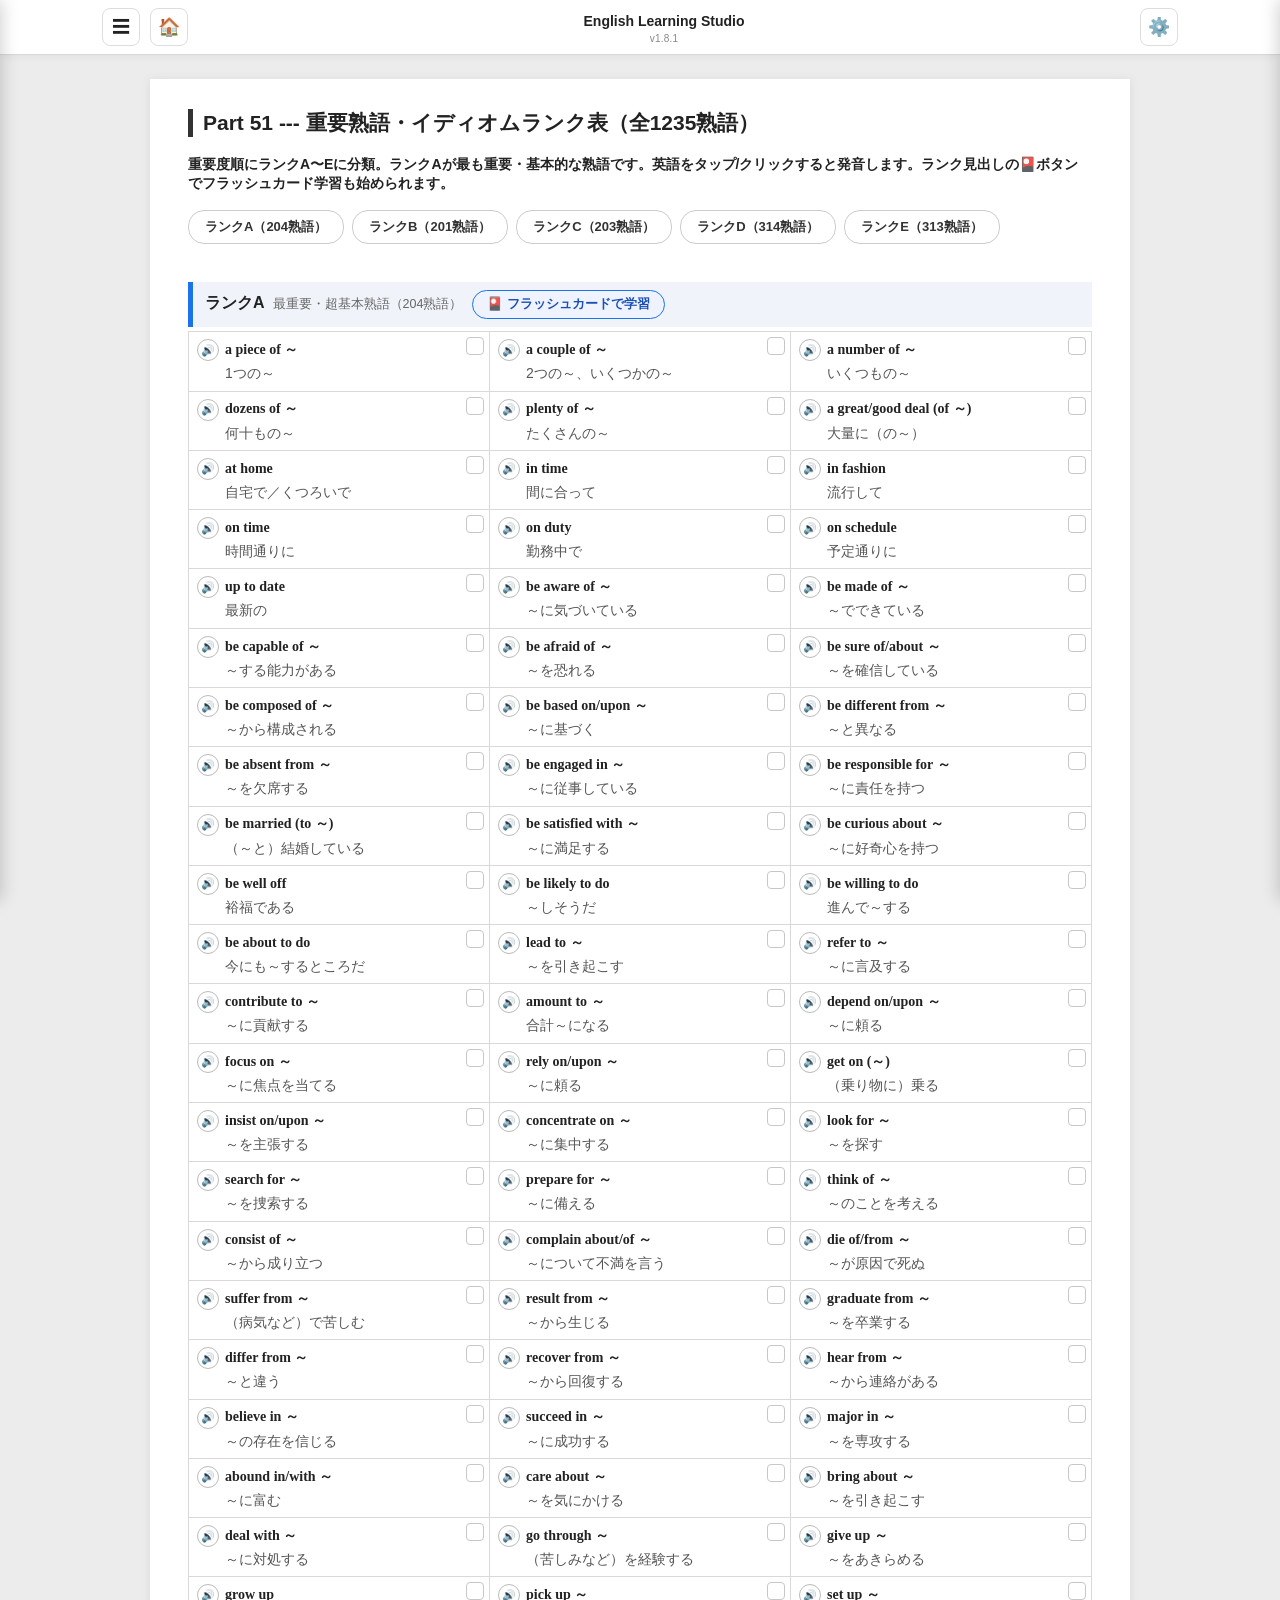
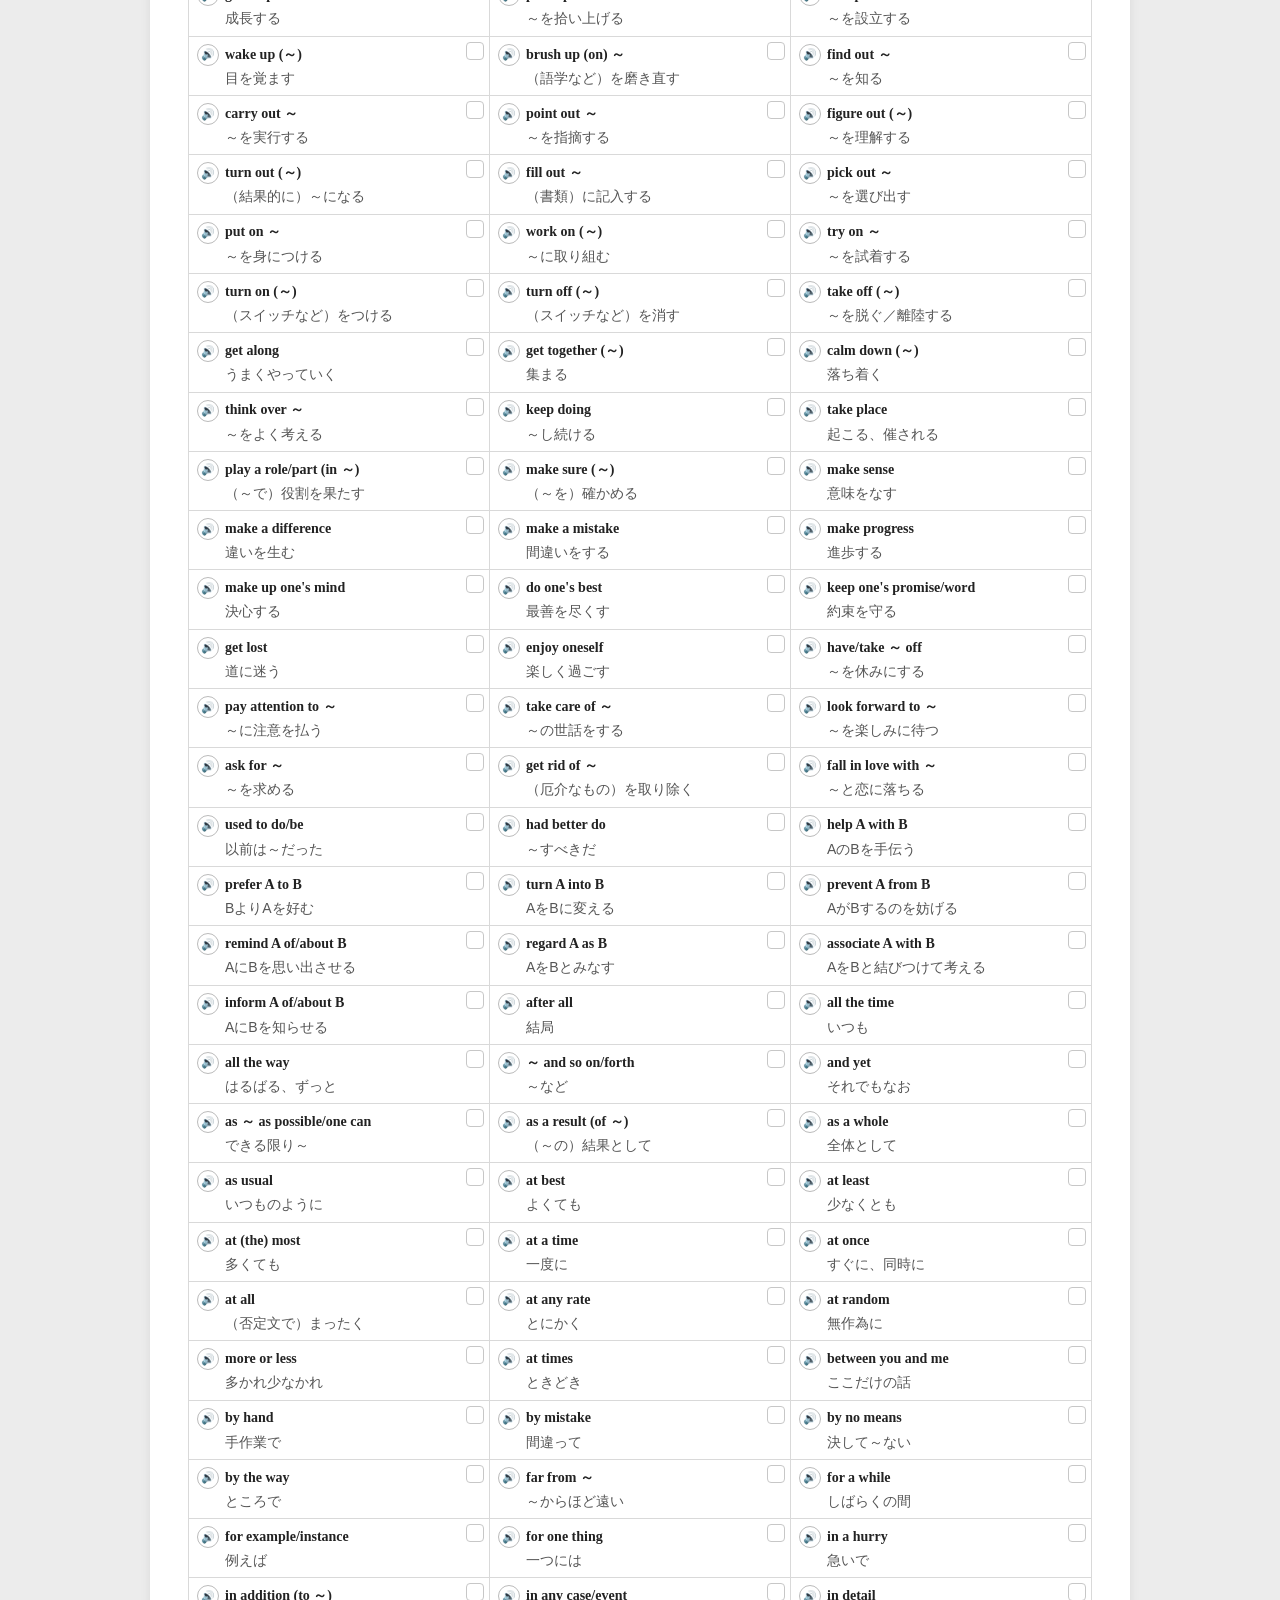
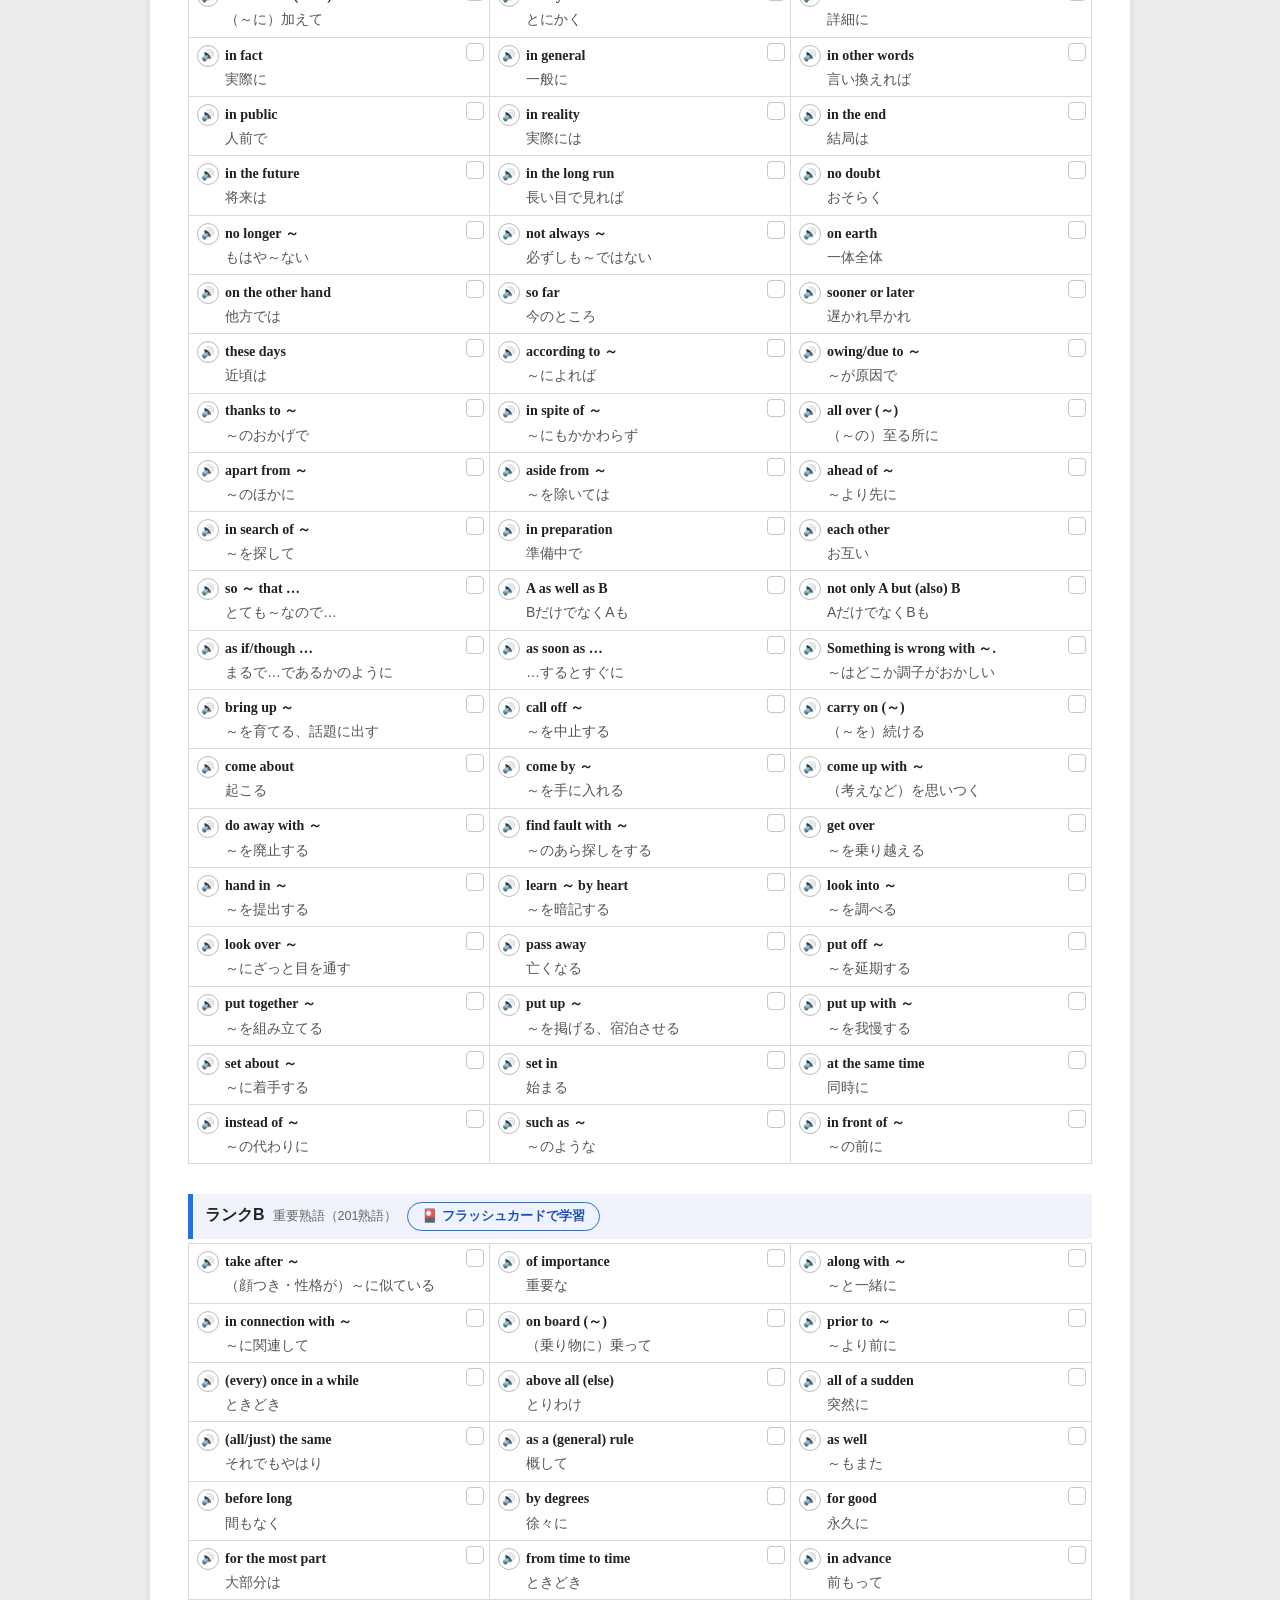
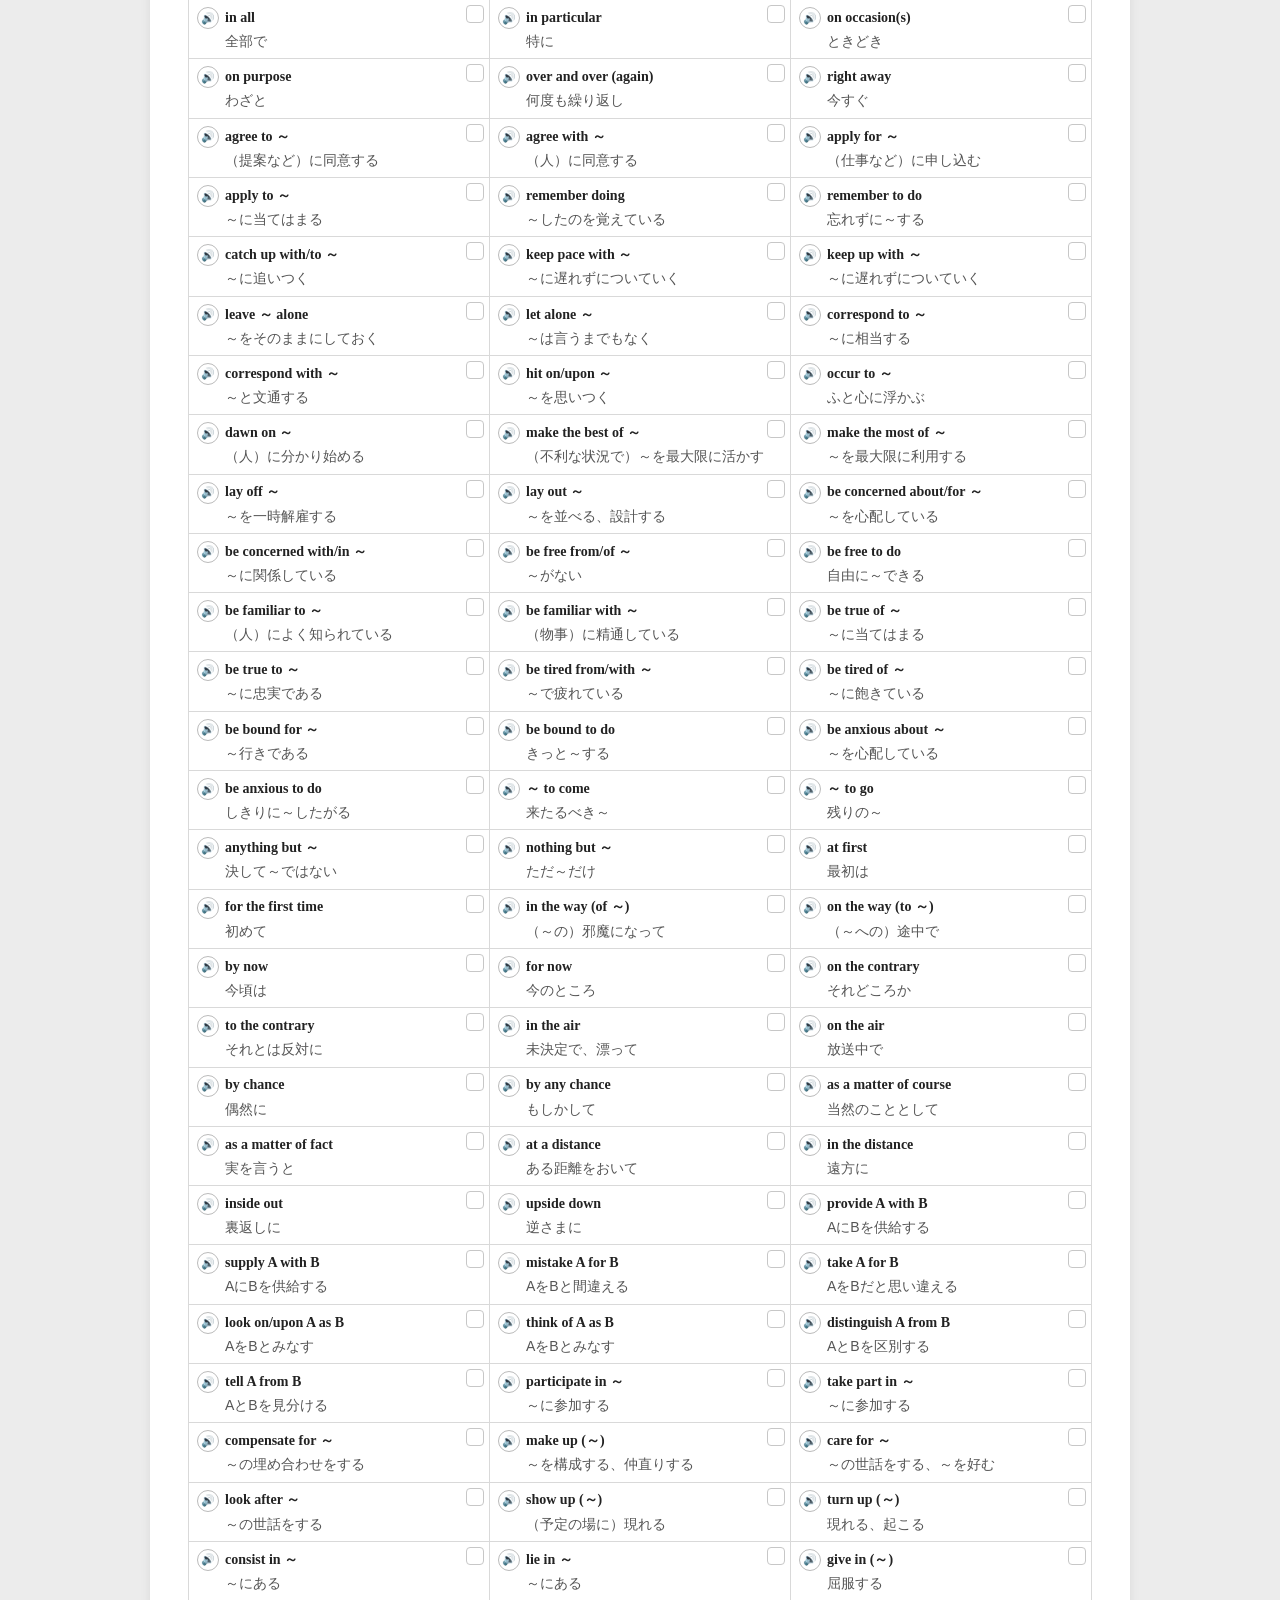
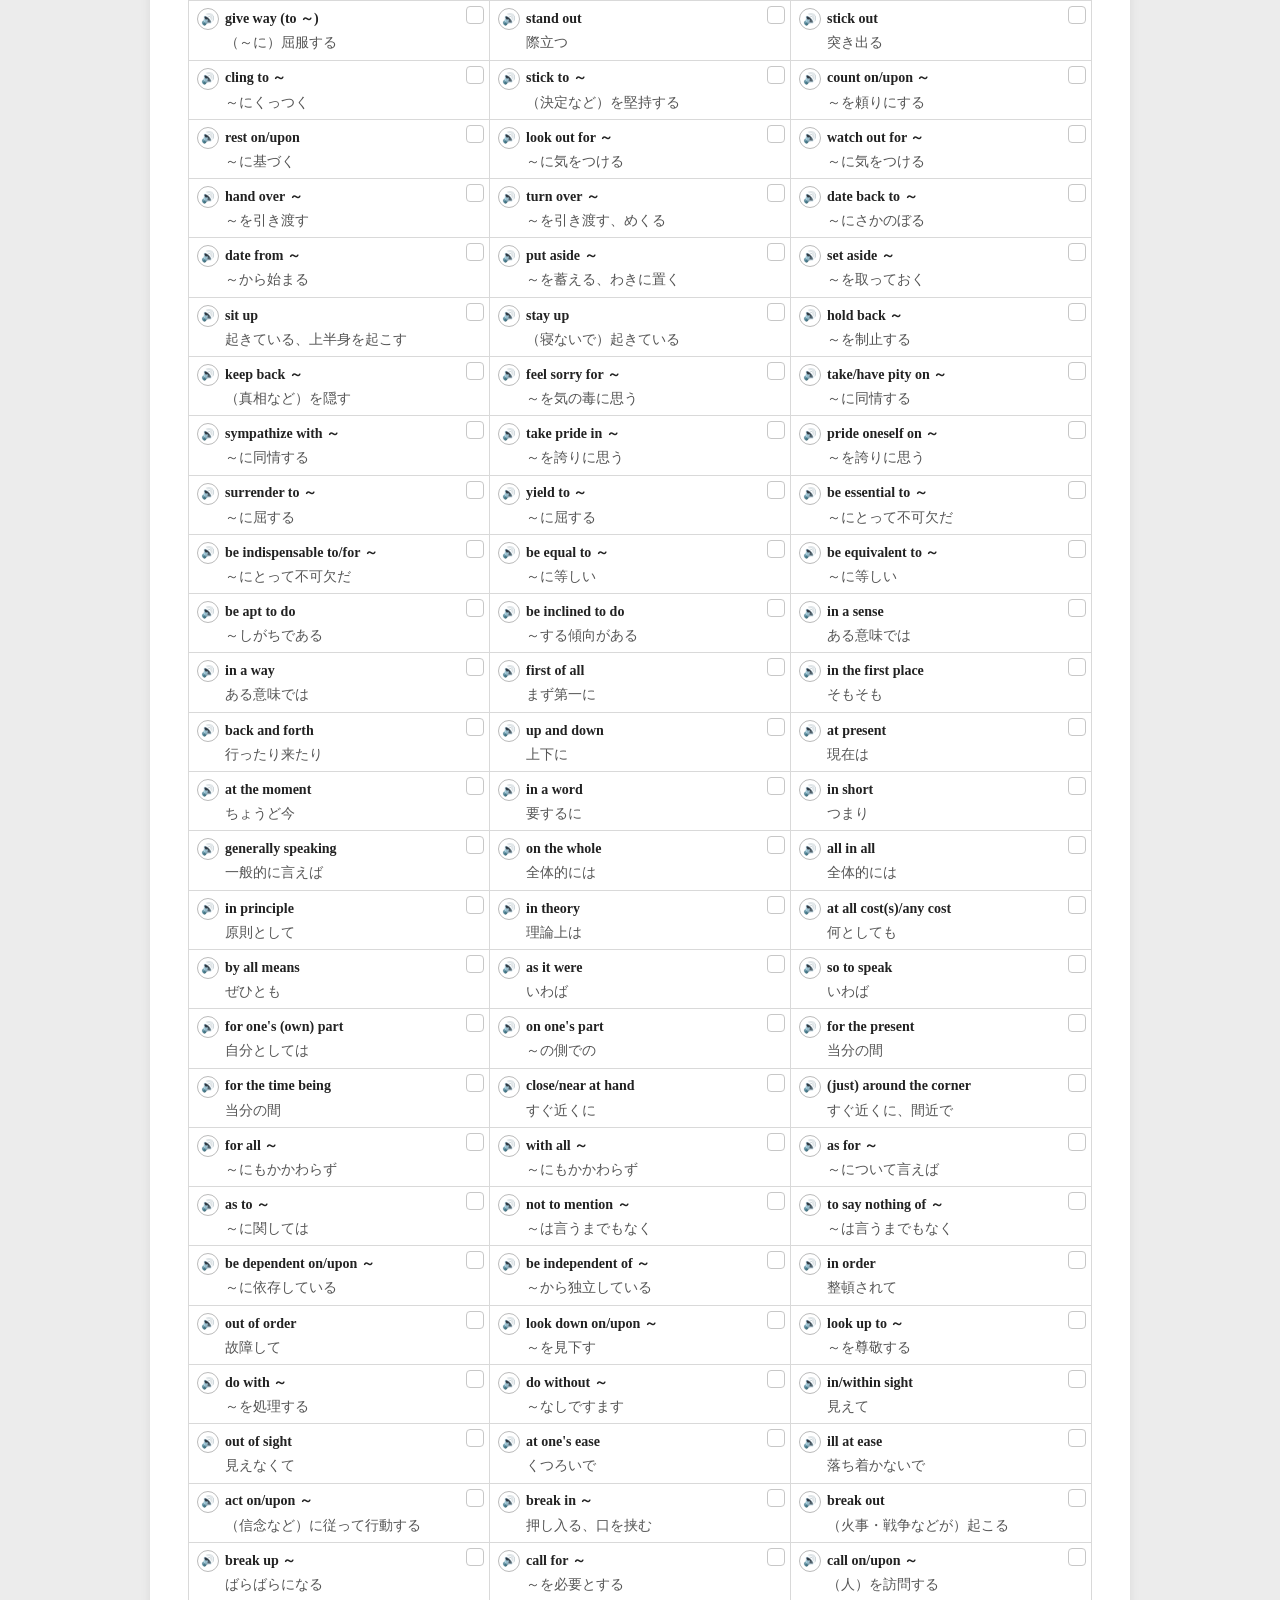
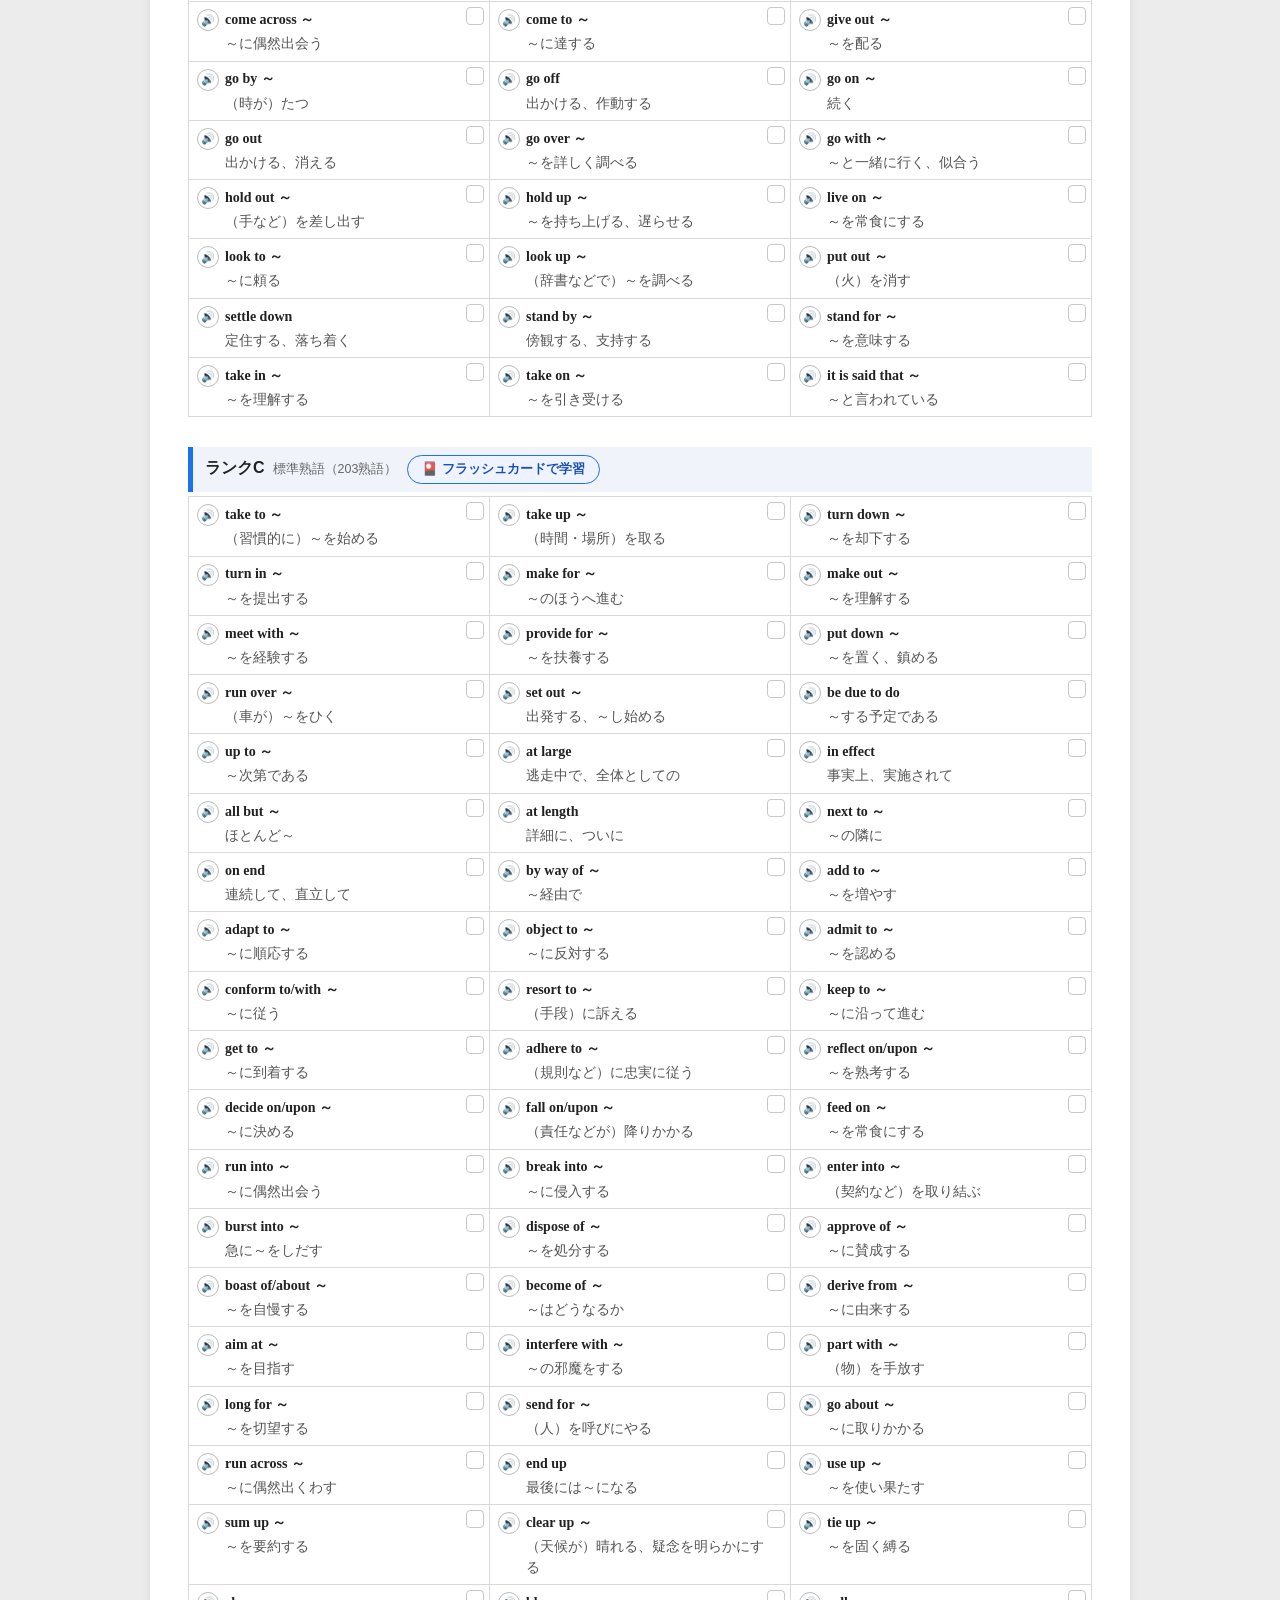
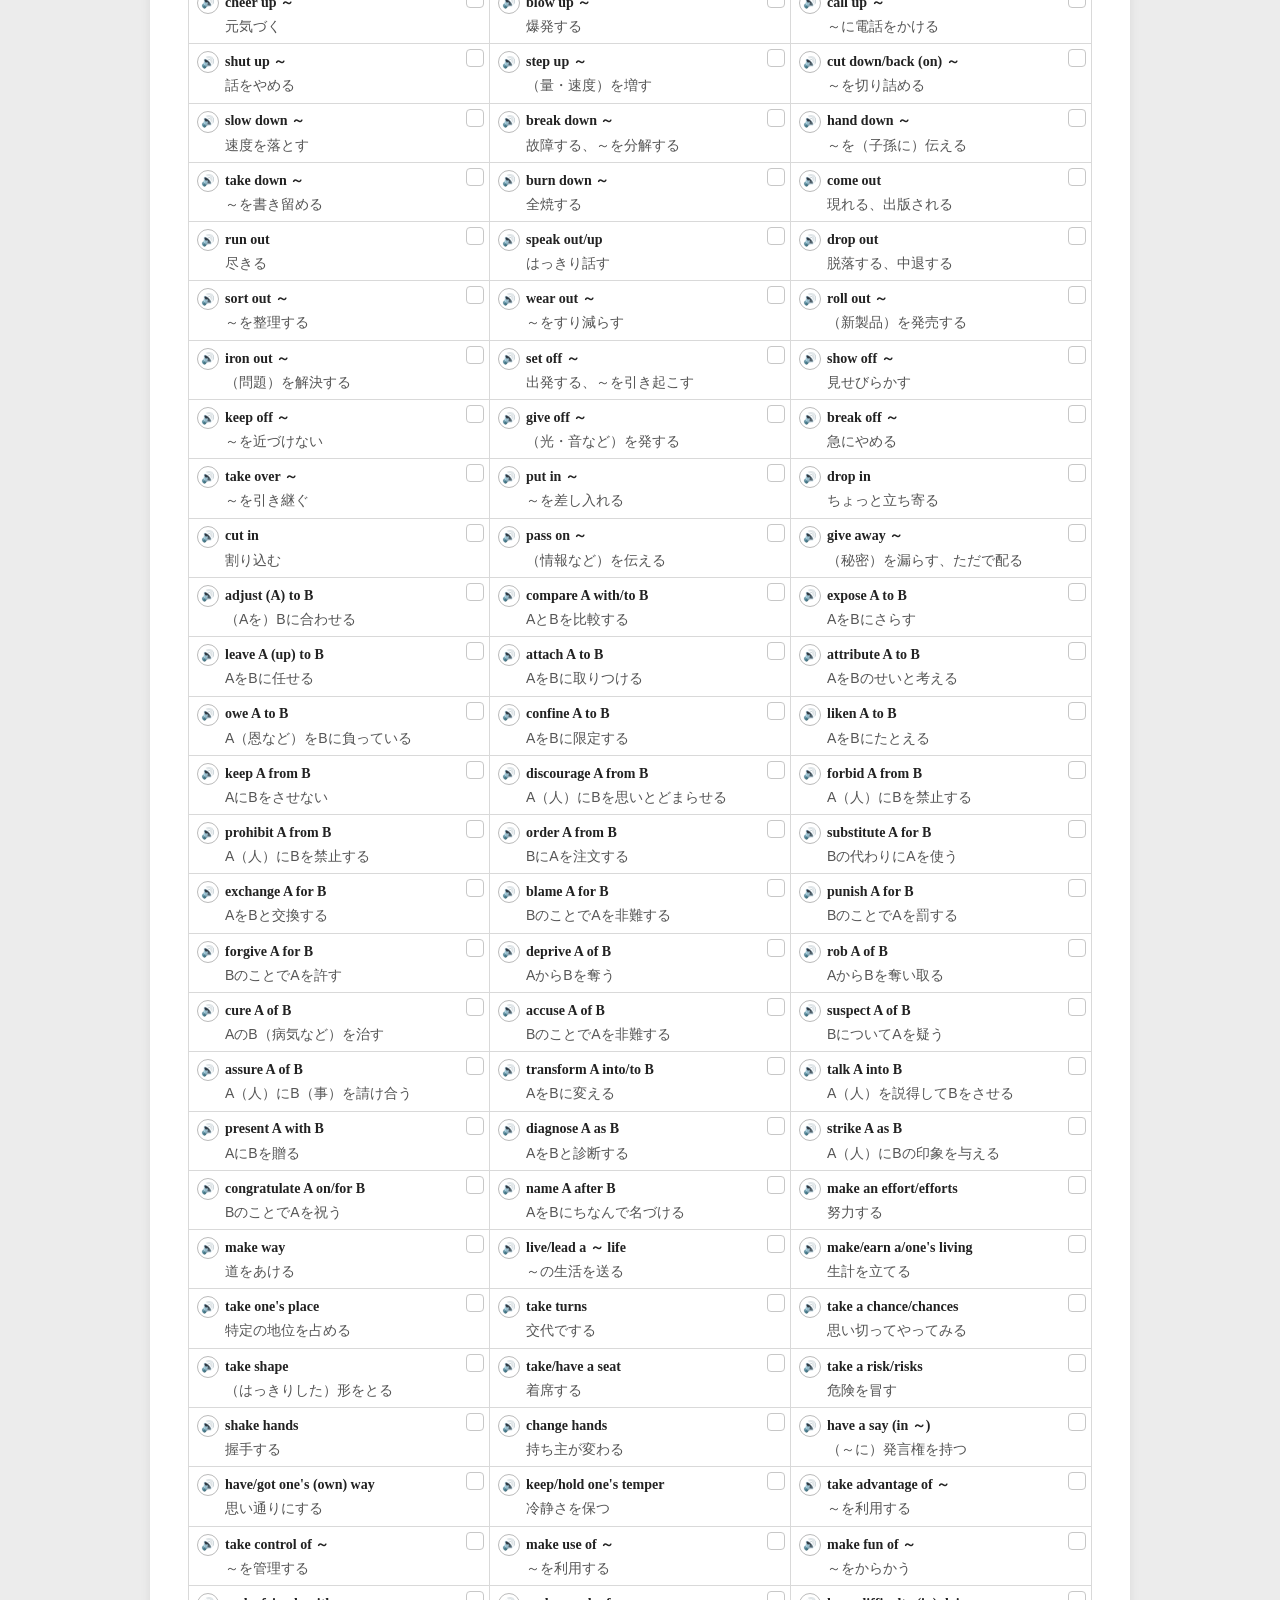
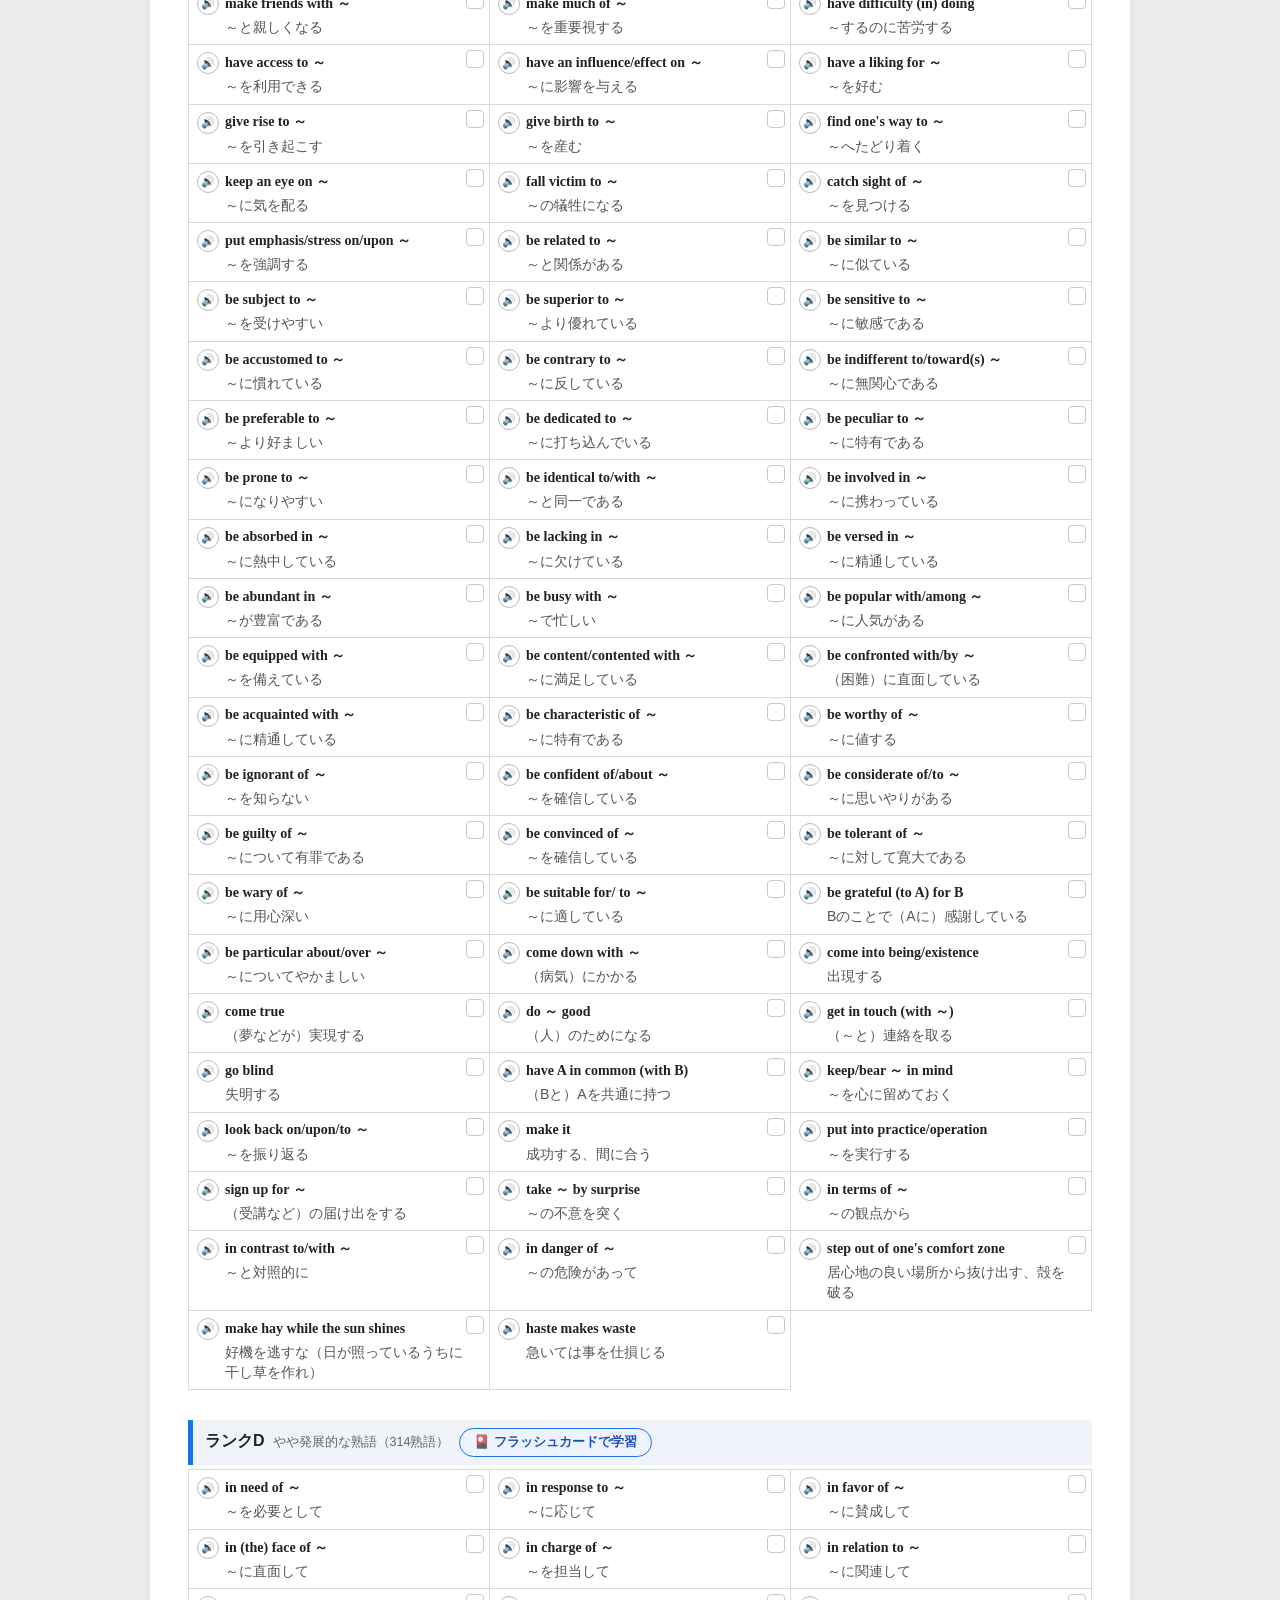
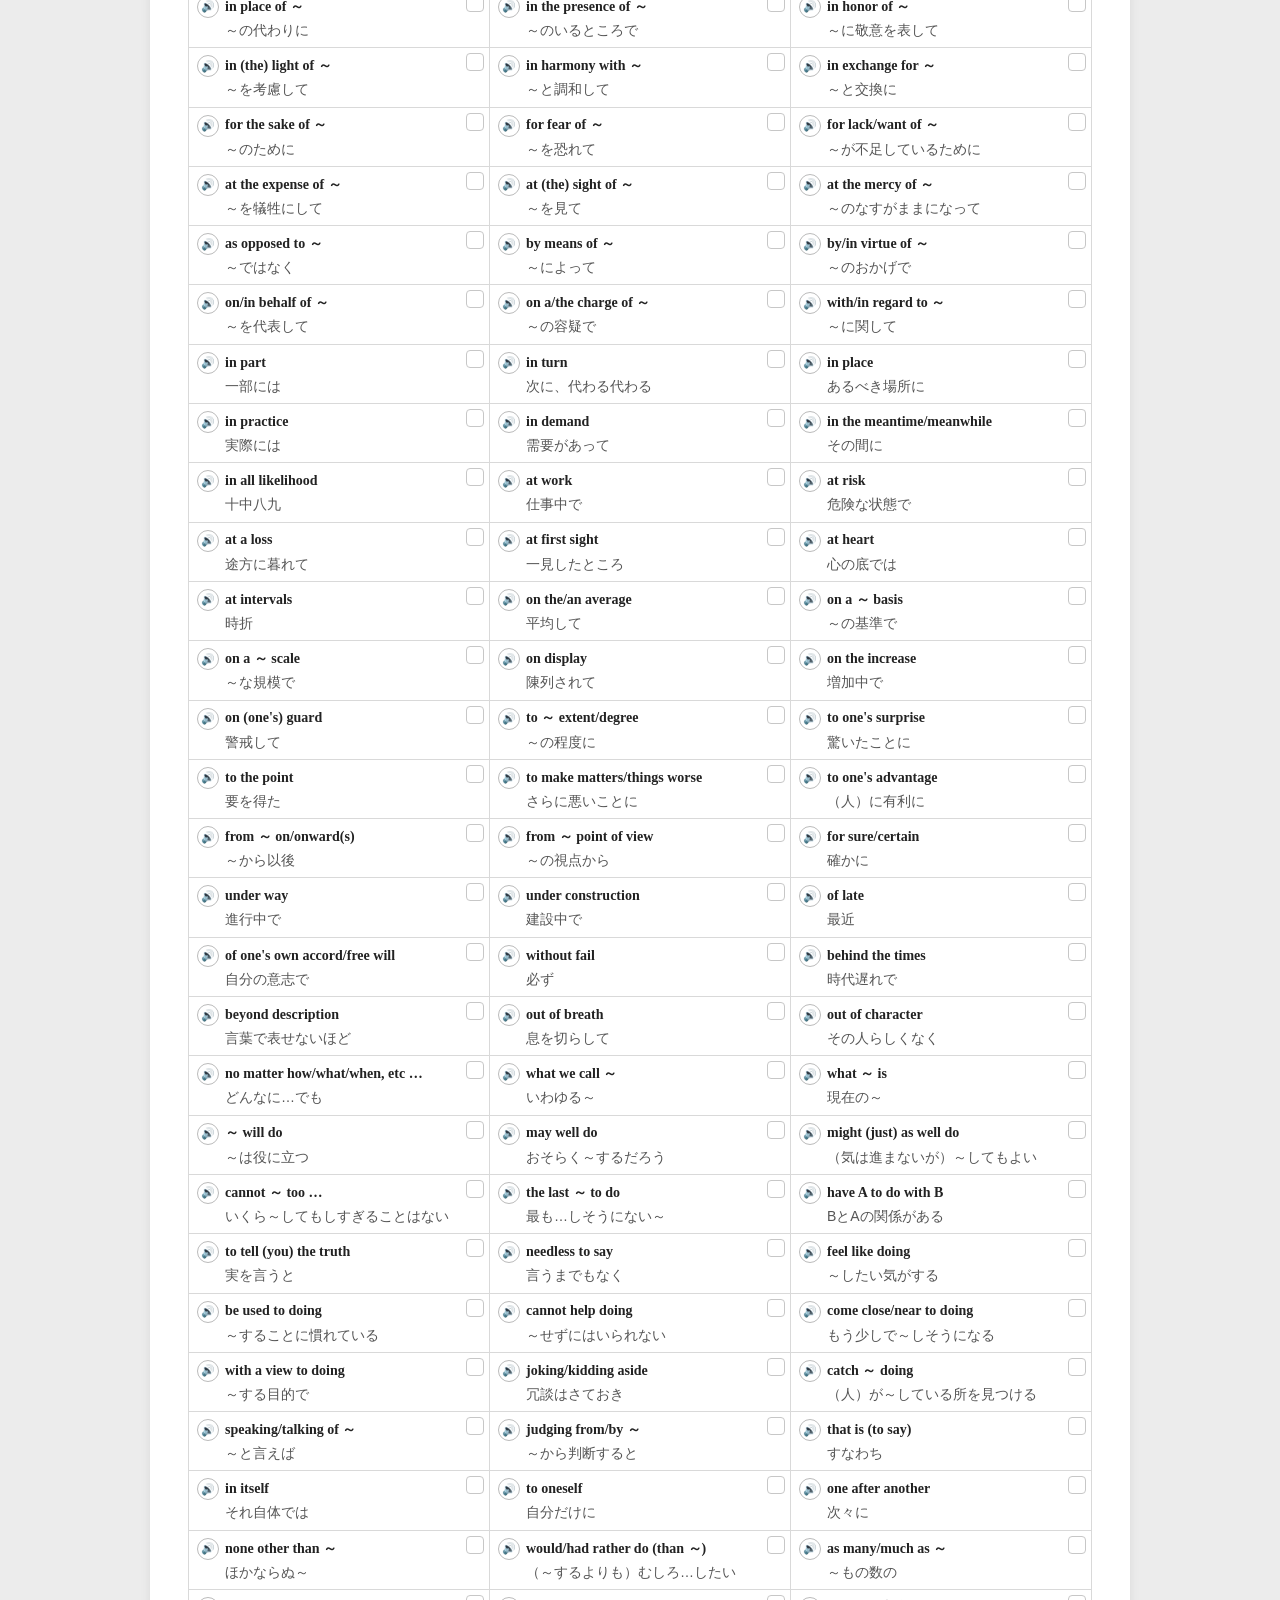
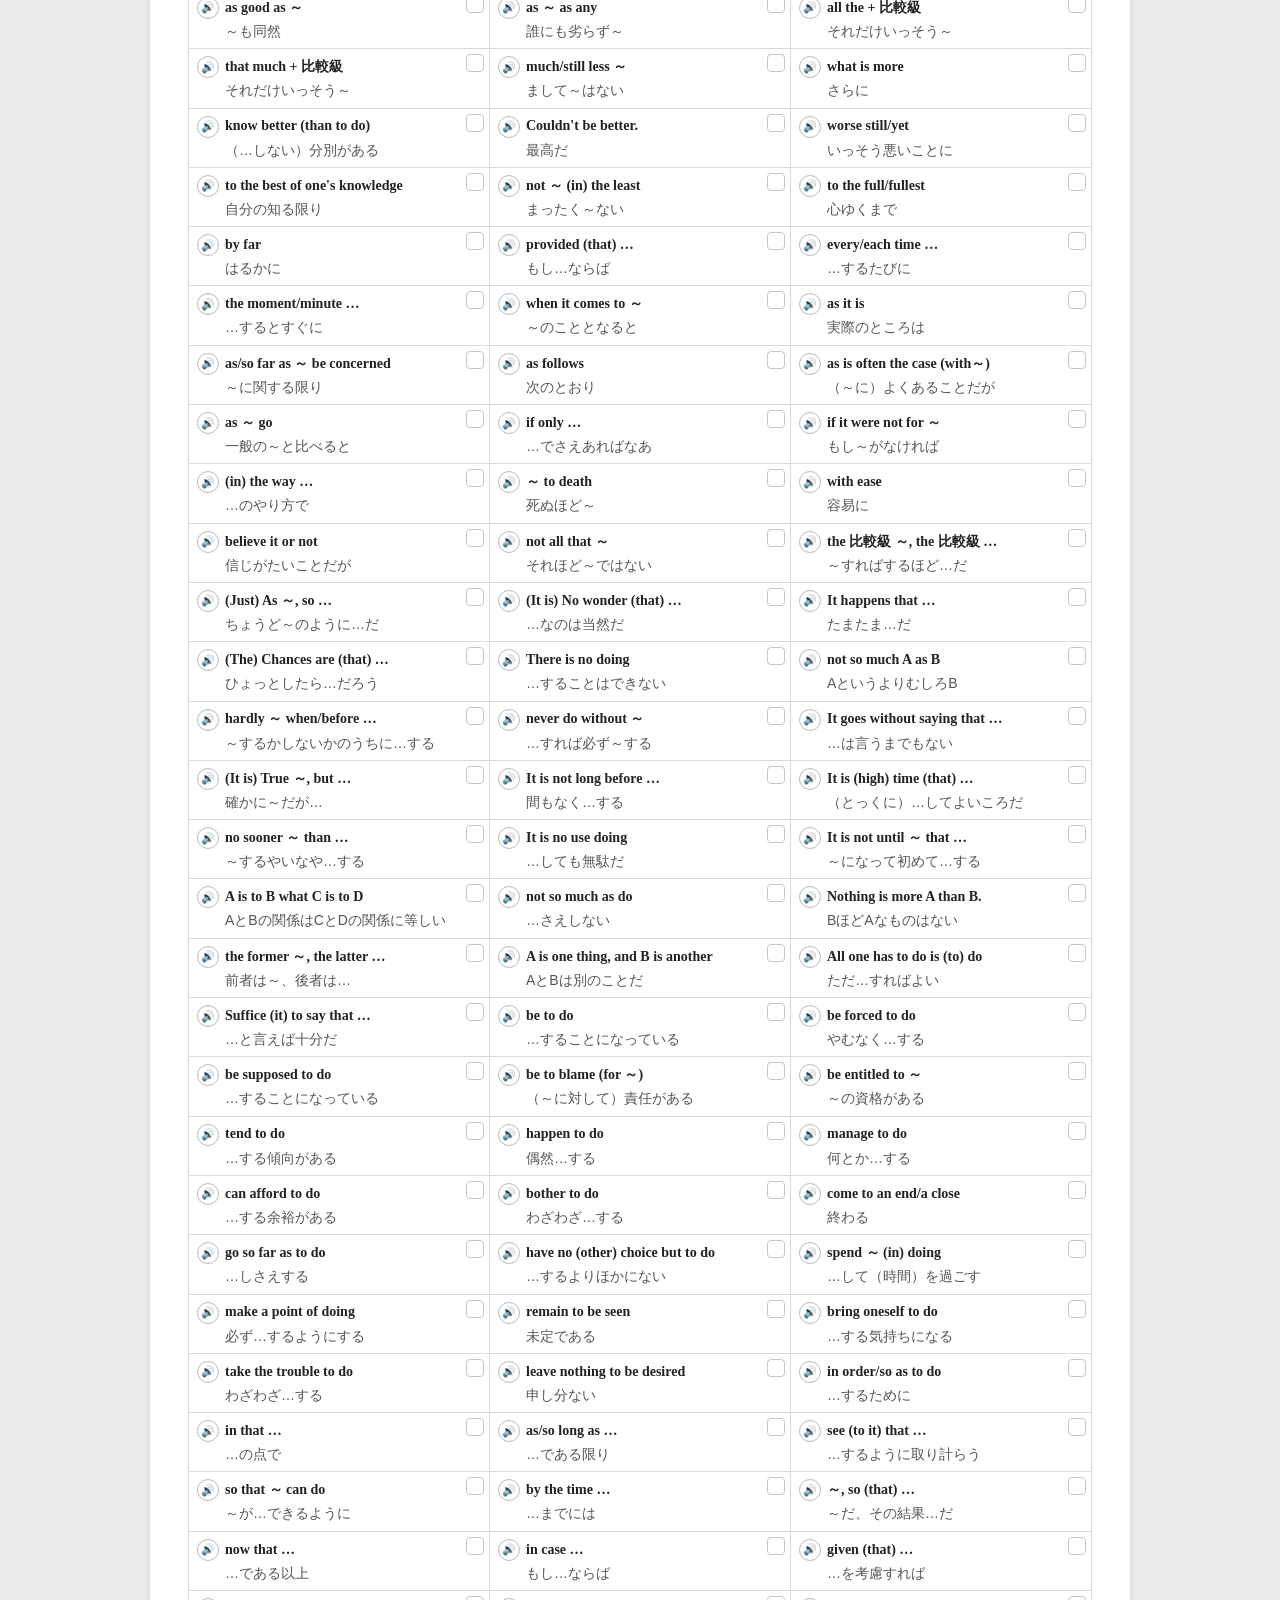
<file: vocab-idioms.html>
<!DOCTYPE html>

<html lang="ja">
<head>
<meta charset="utf-8"/>
<meta content="width=device-width, initial-scale=1, viewport-fit=cover" name="viewport"/>
<title>重要熟語1235 ランク別一覧｜English Learning Studio</title>
<meta content="英検・高校入試に頻出の重要熟語1235をランクA〜Eに分けて収録。フラッシュカード・音声読み上げに対応。" name="description"/>
<meta content="index,follow" name="robots"/>
<link href="https://egoaid.github.io/English-Vocabulary/vocab-idioms.html" rel="canonical"/>
<meta content="ja_JP" property="og:locale"/>
<meta content="https://egoaid.github.io/English-Vocabulary/vocab-idioms.html" property="og:url"/>
<meta content="重要熟語1235 ランク別一覧｜English Learning Studio" property="og:title"/>
<meta content="英検・高校入試に頻出の重要熟語1235をランクA〜Eに分けて収録。フラッシュカード・音声読み上げに対応。" property="og:description"/>
<meta content="website" property="og:type"/>
<meta content="English Learning Studio" property="og:site_name"/>
<meta content="https://egoaid.github.io/English-Vocabulary/icons/og-image.png" property="og:image"/>
<meta content="1200" property="og:image:width"/>
<meta content="630" property="og:image:height"/>
<meta content="summary_large_image" name="twitter:card"/>
<meta content="重要熟語1235 ランク別一覧｜English Learning Studio" name="twitter:title"/>
<meta content="英検・高校入試に頻出の重要熟語1235をランクA〜Eに分けて収録。フラッシュカード・音声読み上げに対応。" name="twitter:description"/>
<meta content="https://egoaid.github.io/English-Vocabulary/icons/og-image.png" name="twitter:image"/>
<link href="manifest.json" rel="manifest"/>
<meta content="#222222" name="theme-color"/>
<meta content="yes" name="mobile-web-app-capable"/>
<meta content="yes" name="apple-mobile-web-app-capable"/>
<meta content="default" name="apple-mobile-web-app-status-bar-style"/>
<meta content="English Studio" name="apple-mobile-web-app-title"/>
<link href="icons/apple-touch-icon-180.png" rel="apple-touch-icon"/>
<link href="icons/favicon-32.png" rel="icon" sizes="32x32" type="image/png"/>
<link href="icons/favicon-16.png" rel="icon" sizes="16x16" type="image/png"/>
<link href="icons/icon-192.png" rel="icon" sizes="192x192" type="image/png"/>
<link href="icons/icon-512.png" rel="icon" sizes="512x512" type="image/png"/>
<link rel="stylesheet" href="styles.css"/>
<script type="application/ld+json">
{
  "@context": "https://schema.org",
  "@type": "LearningResource",
  "name": "重要熟語1235 ランク別一覧",
  "description": "英検・高校入試に頻出の重要熟語1235をランクA〜Eに分けて収録。フラッシュカード・音声読み上げに対応。",
  "url": "https://egoaid.github.io/English-Vocabulary/vocab-idioms.html",
  "inLanguage": "en",
  "isPartOf": { "@type": "WebSite", "url": "https://egoaid.github.io/English-Vocabulary/" },
  "isAccessibleForFree": true,
  "learningResourceType": "Vocabulary list",
  "educationalLevel": "High school"
}
</script>
</head>
<body>
<header class="screen-header">
<div class="screen-header-inner">
<button class="icon-btn" id="sidebarToggle" aria-label="目次を開く" title="目次">
<span class="icon-bars">&#9776;</span>
</button>
<a class="icon-btn" href="index.html" aria-label="ホーム（目次）" title="ホーム（目次）">🏠</a>
<strong class="app-title">English Learning Studio</strong>
<button class="icon-btn" id="settingsToggle" aria-label="設定を開く" title="設定">&#9881;&#65039;</button>
</div>
</header>

<div class="sidebar-backdrop" id="sidebarBackdrop"></div>
<aside class="sidebar" id="sidebar" aria-hidden="true">
<div class="sidebar-header">
<span>目次</span>
<button class="icon-btn" id="sidebarClose" aria-label="閉じる">&#10005;</button>
</div>
<nav class="sidebar-list" aria-label="Parts">
<a href="index.html" class="sidebar-link home-link"><span class="sidebar-num">&#127968;</span><span class="sidebar-title">ホーム（目次）</span></a>
<div class="sidebar-group-label">Part 1&ndash;29：時事・社会トピック読解</div>
<a href="reading-1.html#part-01" class="sidebar-link" data-target="part-01" data-file="reading-1.html"><span class="sidebar-num">01</span><span class="sidebar-title">Generative AI and English Learning</span></a>
<a href="reading-1.html#part-02" class="sidebar-link" data-target="part-02" data-file="reading-1.html"><span class="sidebar-num">02</span><span class="sidebar-title">Power Crisis and Renewable Energy</span></a>
<a href="reading-1.html#part-03" class="sidebar-link" data-target="part-03" data-file="reading-1.html"><span class="sidebar-num">03</span><span class="sidebar-title">Climate Change and Global Sustainability</span></a>
<a href="reading-1.html#part-04" class="sidebar-link" data-target="part-04" data-file="reading-1.html"><span class="sidebar-num">04</span><span class="sidebar-title">International Law and the Rule of Law</span></a>
<a href="reading-1.html#part-05" class="sidebar-link" data-target="part-05" data-file="reading-1.html"><span class="sidebar-num">05</span><span class="sidebar-title">Marriage Equality and Equal Rights</span></a>
<a href="reading-1.html#part-06" class="sidebar-link" data-target="part-06" data-file="reading-1.html"><span class="sidebar-num">06</span><span class="sidebar-title">Imperial Succession and Constitutional Monarchy</span></a>
<a href="reading-1.html#part-07" class="sidebar-link" data-target="part-07" data-file="reading-1.html"><span class="sidebar-num">07</span><span class="sidebar-title">Autonomous Weapons and Drone Warfare</span></a>
<a href="reading-1.html#part-08" class="sidebar-link" data-target="part-08" data-file="reading-1.html"><span class="sidebar-num">08</span><span class="sidebar-title">Korea-Japan Relations and Historical Memory</span></a>
<a href="reading-1.html#part-09" class="sidebar-link" data-target="part-09" data-file="reading-1.html"><span class="sidebar-num">09</span><span class="sidebar-title">China-Japan Relations and Economic Interdependence</span></a>
<a href="reading-1.html#part-10" class="sidebar-link" data-target="part-10" data-file="reading-1.html"><span class="sidebar-num">10</span><span class="sidebar-title">Nuclear Policy and Japan's Constitutional Debate</span></a>
<a href="reading-1.html#part-11" class="sidebar-link" data-target="part-11" data-file="reading-1.html"><span class="sidebar-num">11</span><span class="sidebar-title">Demographic Decline and an Aging Society</span></a>
<a href="reading-1.html#part-12" class="sidebar-link" data-target="part-12" data-file="reading-1.html"><span class="sidebar-num">12</span><span class="sidebar-title">Healthcare System Reform and Medical Challenges</span></a>
<a href="reading-1.html#part-13" class="sidebar-link" data-target="part-13" data-file="reading-1.html"><span class="sidebar-num">13</span><span class="sidebar-title">Childcare Support and Family Policy</span></a>
<a href="reading-1.html#part-14" class="sidebar-link" data-target="part-14" data-file="reading-1.html"><span class="sidebar-num">14</span><span class="sidebar-title">Hate Speech and Online Harassment</span></a>
<a href="reading-1.html#part-15" class="sidebar-link" data-target="part-15" data-file="reading-1.html"><span class="sidebar-num">15</span><span class="sidebar-title">Social Media and Political Polarization</span></a>
<a href="reading-1.html#part-16" class="sidebar-link" data-target="part-16" data-file="reading-1.html"><span class="sidebar-num">16</span><span class="sidebar-title">Democratic Backsliding and Authoritarianism</span></a>
<a href="reading-1.html#part-17" class="sidebar-link" data-target="part-17" data-file="reading-1.html"><span class="sidebar-num">17</span><span class="sidebar-title">Terrorism and National Security Responses</span></a>
<a href="reading-1.html#part-18" class="sidebar-link" data-target="part-18" data-file="reading-1.html"><span class="sidebar-num">18</span><span class="sidebar-title">Refugee Crisis and Humanitarian Obligations</span></a>
<a href="reading-1.html#part-19" class="sidebar-link" data-target="part-19" data-file="reading-1.html"><span class="sidebar-num">19</span><span class="sidebar-title">Labor Exploitation and Supply Chain Ethics</span></a>
<a href="reading-1.html#part-20" class="sidebar-link" data-target="part-20" data-file="reading-1.html"><span class="sidebar-num">20</span><span class="sidebar-title">Pandemic Preparedness and Public Health Resilience</span></a>
<a href="reading-1.html#part-21" class="sidebar-link" data-target="part-21" data-file="reading-1.html"><span class="sidebar-num">21</span><span class="sidebar-title">Mental Health and Psychological Resilience</span></a>
<a href="reading-1.html#part-22" class="sidebar-link" data-target="part-22" data-file="reading-1.html"><span class="sidebar-num">22</span><span class="sidebar-title">Automation, AI, and the Future of Work</span></a>
<a href="reading-1.html#part-23" class="sidebar-link" data-target="part-23" data-file="reading-1.html"><span class="sidebar-num">23</span><span class="sidebar-title">Space Exploration and International Cooperation</span></a>
<a href="reading-1.html#part-24" class="sidebar-link" data-target="part-24" data-file="reading-1.html"><span class="sidebar-num">24</span><span class="sidebar-title">Wealth Inequality and Economic Opportunity</span></a>
<a href="reading-1.html#part-25" class="sidebar-link" data-target="part-25" data-file="reading-1.html"><span class="sidebar-num">25</span><span class="sidebar-title">Language Diversity and Endangered Languages</span></a>
<a href="reading-1.html#part-26" class="sidebar-link" data-target="part-26" data-file="reading-1.html"><span class="sidebar-num">26</span><span class="sidebar-title">Study Abroad and Global Citizenship</span></a>
<a href="reading-1.html#part-27" class="sidebar-link" data-target="part-27" data-file="reading-1.html"><span class="sidebar-num">27</span><span class="sidebar-title">Ocean Conservation and Plastic Pollution</span></a>
<a href="reading-1.html#part-28" class="sidebar-link" data-target="part-28" data-file="reading-1.html"><span class="sidebar-num">28</span><span class="sidebar-title">Artificial Intelligence, Copyright, and Creative Work</span></a>
<a href="reading-1.html#part-29" class="sidebar-link" data-target="part-29" data-file="reading-1.html"><span class="sidebar-num">29</span><span class="sidebar-title">Gender Gap in the Workplace</span></a>
<div class="sidebar-group-label">Part 30&ndash;34：物語文</div>
<a href="reading-2.html#part-30" class="sidebar-link" data-target="part-30" data-file="reading-2.html"><span class="sidebar-num">30</span><span class="sidebar-title">物語文: Two Ways of Solving a Problem</span></a>
<a href="reading-2.html#part-31" class="sidebar-link" data-target="part-31" data-file="reading-2.html"><span class="sidebar-num">31</span><span class="sidebar-title">物語文: Finding a New Interest</span></a>
<a href="reading-2.html#part-32" class="sidebar-link" data-target="part-32" data-file="reading-2.html"><span class="sidebar-num">32</span><span class="sidebar-title">物語文: The Late Bicycle</span></a>
<a href="reading-2.html#part-33" class="sidebar-link" data-target="part-33" data-file="reading-2.html"><span class="sidebar-num">33</span><span class="sidebar-title">物語文: The Mosaic That Wouldn't Come Together</span></a>
<a href="reading-2.html#part-34" class="sidebar-link" data-target="part-34" data-file="reading-2.html"><span class="sidebar-num">34</span><span class="sidebar-title">物語文: A Question She Couldn't Answer</span></a>
<div class="sidebar-group-label">Part 35&ndash;39：論説文解釈</div>
<a href="reading-3.html#part-35" class="sidebar-link" data-target="part-35" data-file="reading-3.html"><span class="sidebar-num">35</span><span class="sidebar-title">論説文読解①: 対比・逆接の接続語</span></a>
<a href="reading-3.html#part-36" class="sidebar-link" data-target="part-36" data-file="reading-3.html"><span class="sidebar-num">36</span><span class="sidebar-title">論説文読解②: 因果関係の接続語</span></a>
<a href="reading-3.html#part-37" class="sidebar-link" data-target="part-37" data-file="reading-3.html"><span class="sidebar-num">37</span><span class="sidebar-title">論説文読解③: 追加の接続語</span></a>
<a href="reading-3.html#part-38" class="sidebar-link" data-target="part-38" data-file="reading-3.html"><span class="sidebar-num">38</span><span class="sidebar-title">論説文読解④: 言い換え・具体例の接続語</span></a>
<a href="reading-3.html#part-39" class="sidebar-link" data-target="part-39" data-file="reading-3.html"><span class="sidebar-num">39</span><span class="sidebar-title">論説文読解⑤: NOT型設問と文整序の総まとめ</span></a>
<div class="sidebar-group-label">Part 40&ndash;44：英作文練習</div>
<a href="reading-4.html#part-40" class="sidebar-link" data-target="part-40" data-file="reading-4.html"><span class="sidebar-num">40</span><span class="sidebar-title">英作文練習①: 二つの絵を比較する</span></a>
<a href="reading-4.html#part-41" class="sidebar-link" data-target="part-41" data-file="reading-4.html"><span class="sidebar-num">41</span><span class="sidebar-title">英作文練習②: 困っている人を助ける</span></a>
<a href="reading-4.html#part-42" class="sidebar-link" data-target="part-42" data-file="reading-4.html"><span class="sidebar-num">42</span><span class="sidebar-title">英作文練習③: 変化を説明する</span></a>
<a href="reading-4.html#part-43" class="sidebar-link" data-target="part-43" data-file="reading-4.html"><span class="sidebar-num">43</span><span class="sidebar-title">英作文練習④: 理由をつけて意見を述べる</span></a>
<a href="reading-4.html#part-44" class="sidebar-link" data-target="part-44" data-file="reading-4.html"><span class="sidebar-num">44</span><span class="sidebar-title">英作文練習⑤: 改善案を提案する</span></a>
<div class="sidebar-group-label">Part 45&ndash;49：リスニング対策</div>
<a href="reading-5.html#part-45" class="sidebar-link" data-target="part-45" data-file="reading-5.html"><span class="sidebar-num">45</span><span class="sidebar-title">リスニング対策①: 複数条件からの絞り込み</span></a>
<a href="reading-5.html#part-46" class="sidebar-link" data-target="part-46" data-file="reading-5.html"><span class="sidebar-num">46</span><span class="sidebar-title">リスニング対策②: 予定の調整と変更</span></a>
<a href="reading-5.html#part-47" class="sidebar-link" data-target="part-47" data-file="reading-5.html"><span class="sidebar-num">47</span><span class="sidebar-title">リスニング対策③: 施設・サービスの案内</span></a>
<a href="reading-5.html#part-48" class="sidebar-link" data-target="part-48" data-file="reading-5.html"><span class="sidebar-num">48</span><span class="sidebar-title">リスニング対策④: 順序・手順の説明</span></a>
<a href="reading-5.html#part-49" class="sidebar-link" data-target="part-49" data-file="reading-5.html"><span class="sidebar-num">49</span><span class="sidebar-title">リスニング対策⑤: 説明モノローグと例外情報</span></a>
<div class="sidebar-group-label">Part 50：重要英単語ランク表</div>
<a href="vocab-words.html#part-50" class="sidebar-link" data-target="part-50" data-file="vocab-words.html"><span class="sidebar-num">50</span><span class="sidebar-title">重要英単語ランク表（全2762語）</span></a>
<div class="sidebar-group-label">Part 51：重要熟語・イディオムランク表</div>
<a href="vocab-idioms.html#part-51" class="sidebar-link" data-target="part-51" data-file="vocab-idioms.html"><span class="sidebar-num">51</span><span class="sidebar-title">重要熟語・イディオムランク表（全1235熟語）</span></a>
<div class="sidebar-group-label">Part 52&ndash;56：日常会話・メッセージ</div>
<a href="reading-6.html#part-52" class="sidebar-link" data-target="part-52" data-file="reading-6.html"><span class="sidebar-num">52</span><span class="sidebar-title">日常会話: Deciding on Weekend Plans</span></a>
<a href="reading-6.html#part-53" class="sidebar-link" data-target="part-53" data-file="reading-6.html"><span class="sidebar-num">53</span><span class="sidebar-title">日常会話: Cheering Up a Friend</span></a>
<a href="reading-6.html#part-54" class="sidebar-link" data-target="part-54" data-file="reading-6.html"><span class="sidebar-num">54</span><span class="sidebar-title">日常会話: Clearing Up a Misunderstanding</span></a>
<a href="reading-6.html#part-55" class="sidebar-link" data-target="part-55" data-file="reading-6.html"><span class="sidebar-num">55</span><span class="sidebar-title">メッセージ: Running a Little Late</span></a>
<a href="reading-6.html#part-56" class="sidebar-link" data-target="part-56" data-file="reading-6.html"><span class="sidebar-num">56</span><span class="sidebar-title">メッセージ: Inviting a Friend</span></a>
<div class="sidebar-group-label">Part 57&ndash;60：Eメール・人物紹介</div>
<a href="reading-7.html#part-57" class="sidebar-link" data-target="part-57" data-file="reading-7.html"><span class="sidebar-num">57</span><span class="sidebar-title">Eメール: A Request to Reschedule</span></a>
<a href="reading-7.html#part-58" class="sidebar-link" data-target="part-58" data-file="reading-7.html"><span class="sidebar-num">58</span><span class="sidebar-title">Eメール: A Thank-You Email After a Homestay</span></a>
<a href="reading-7.html#part-59" class="sidebar-link" data-target="part-59" data-file="reading-7.html"><span class="sidebar-num">59</span><span class="sidebar-title">人物紹介: From a Curious Boy to a Marine Biologist</span></a>
<a href="reading-7.html#part-60" class="sidebar-link" data-target="part-60" data-file="reading-7.html"><span class="sidebar-num">60</span><span class="sidebar-title">人物紹介: Building a Career in Clean Energy</span></a>
<div class="sidebar-group-label">Part 61&ndash;64：個人的エッセイ・インタビュー</div>
<a href="reading-8.html#part-61" class="sidebar-link" data-target="part-61" data-file="reading-8.html"><span class="sidebar-num">61</span><span class="sidebar-title">個人的エッセイ: The Day I Changed My Mind About Working Alone</span></a>
<a href="reading-8.html#part-62" class="sidebar-link" data-target="part-62" data-file="reading-8.html"><span class="sidebar-num">62</span><span class="sidebar-title">個人的エッセイ: What My Little Sister Taught Me About Patience</span></a>
<a href="reading-8.html#part-63" class="sidebar-link" data-target="part-63" data-file="reading-8.html"><span class="sidebar-num">63</span><span class="sidebar-title">インタビュー: A Pastry Chef's Story</span></a>
<a href="reading-8.html#part-64" class="sidebar-link" data-target="part-64" data-file="reading-8.html"><span class="sidebar-num">64</span><span class="sidebar-title">インタビュー: A Wheelchair Basketball Player's Story</span></a>
<div class="sidebar-group-label">Part 65&ndash;68：アート・旅行と文化紹介</div>
<a href="reading-9.html#part-65" class="sidebar-link" data-target="part-65" data-file="reading-9.html"><span class="sidebar-num">65</span><span class="sidebar-title">アート: The Painting I Almost Didn't Finish</span></a>
<a href="reading-9.html#part-66" class="sidebar-link" data-target="part-66" data-file="reading-9.html"><span class="sidebar-num">66</span><span class="sidebar-title">アート: Why I Draw the Same Mountain Every Year</span></a>
<a href="reading-9.html#part-67" class="sidebar-link" data-target="part-67" data-file="reading-9.html"><span class="sidebar-num">67</span><span class="sidebar-title">旅行・文化紹介: A Weekend in Kanazawa</span></a>
<a href="reading-9.html#part-68" class="sidebar-link" data-target="part-68" data-file="reading-9.html"><span class="sidebar-num">68</span><span class="sidebar-title">旅行・文化紹介: Visiting a Night Market in Taiwan</span></a>
<div class="sidebar-group-label">Part 69&ndash;71：科学レポート・How-to</div>
<a href="reading-10.html#part-69" class="sidebar-link" data-target="part-69" data-file="reading-10.html"><span class="sidebar-num">69</span><span class="sidebar-title">科学レポート: Why Do Cats Purr?</span></a>
<a href="reading-10.html#part-70" class="sidebar-link" data-target="part-70" data-file="reading-10.html"><span class="sidebar-num">70</span><span class="sidebar-title">科学レポート: The Memory Experiment</span></a>
<a href="reading-10.html#part-71" class="sidebar-link" data-target="part-71" data-file="reading-10.html"><span class="sidebar-num">71</span><span class="sidebar-title">How-to: Starting a Small Vegetable Garden</span></a>
<div class="sidebar-group-label">Part 72&ndash;79：英検2級レベル 実戦読解・リスニング</div>
<a href="reading-11.html#part-72" class="sidebar-link" data-target="part-72" data-file="reading-11.html"><span class="sidebar-num">72</span><span class="sidebar-title">Eメール: A Request to Book the Community Hall</span></a>
<a href="reading-11.html#part-73" class="sidebar-link" data-target="part-73" data-file="reading-11.html"><span class="sidebar-num">73</span><span class="sidebar-title">論説文（心理学）: The Reason a Familiar Face Feels Trustworthy</span></a>
<a href="reading-11.html#part-74" class="sidebar-link" data-target="part-74" data-file="reading-11.html"><span class="sidebar-num">74</span><span class="sidebar-title">論説文（技術と社会）: A Water Bottle That Refuses to Become Trash</span></a>
<a href="reading-11.html#part-75" class="sidebar-link" data-target="part-75" data-file="reading-11.html"><span class="sidebar-num">75</span><span class="sidebar-title">英検形式ライティング: A Model Opinion Essay</span></a>
<a href="reading-11.html#part-76" class="sidebar-link" data-target="part-76" data-file="reading-11.html"><span class="sidebar-num">76</span><span class="sidebar-title">リスニング対策: Covering a Client Meeting</span></a>
<a href="reading-11.html#part-77" class="sidebar-link" data-target="part-77" data-file="reading-11.html"><span class="sidebar-num">77</span><span class="sidebar-title">熟語・語彙まとめ: Getting Ready for Exam Day</span></a>
<a href="reading-11.html#part-78" class="sidebar-link" data-target="part-78" data-file="reading-11.html"><span class="sidebar-num">78</span><span class="sidebar-title">リスニング対策（モノローグ型）: Three Short Stories</span></a>
<a href="reading-11.html#part-79" class="sidebar-link" data-target="part-79" data-file="reading-11.html"><span class="sidebar-num">79</span><span class="sidebar-title">リスニング対策（電話・接客）: Changing a Hotel Reservation</span></a>
<div class="sidebar-group-label">Part 80&ndash;82：英検2級レベル 本番形式 実戦問題</div>
<a href="quiz.html" class="sidebar-link" data-target="quizApp" data-file="quiz.html"><span class="sidebar-num">80</span><span class="sidebar-title">語彙・熟語の4択問題、読解の4択問題（制限時間つき・成績記録つき）</span></a>
<div class="sidebar-group-label">Part 83&ndash;85：High School Entrance English 実戦トレーニング</div>
<a href="quiz.html#quizGroupHs" class="sidebar-link" data-target="quizGroupHs" data-file="quiz.html"><span class="sidebar-num">83</span><span class="sidebar-title">リスニング＆情報選択（複数選択つき）</span></a>
<a href="quiz.html#quizGroupHs" class="sidebar-link" data-target="quizGroupHs" data-file="quiz.html"><span class="sidebar-num">84</span><span class="sidebar-title">読解・推論（並べ替えつき）</span></a>
<a href="quiz.html#quizGroupHs" class="sidebar-link" data-target="quizGroupHs" data-file="quiz.html"><span class="sidebar-num">85</span><span class="sidebar-title">英作文（チップ組み立て・60語）</span></a>
</nav>
</aside>

<div class="settings-backdrop" id="settingsBackdrop"></div>
<aside class="settings-panel" id="settingsPanel" aria-hidden="true">
<div class="settings-header">
<span>設定</span>
<button class="icon-btn" id="settingsClose" aria-label="閉じる">&#10005;</button>
</div>
<div class="settings-body">
<button class="settings-btn" id="manualOpenBtn">&#128214; 使い方マニュアル</button>
<button class="settings-btn" id="printBtn">&#128424;&#65039; A4で印刷する</button>
<div class="settings-item">
<label for="rateSlider">読み上げ速度（英語・通常ボタン）</label>
<input id="rateSlider" max="1.1" min="0.5" step="0.05" type="range" value="0.92"/>
<span class="settings-value" id="rateValue">0.92</span>
</div>
<div class="settings-item">
<label for="slowRateSlider">読み上げ速度（英語・ゆっくりボタン）</label>
<input id="slowRateSlider" max="0.9" min="0.3" step="0.05" type="range" value="0.6"/>
<span class="settings-value" id="slowRateValue">0.60</span>
</div>
<div class="settings-item voice-select-item" id="maleVoiceSettingItem" style="display:none;">
<label for="maleVoiceSelect">英語・男性の声</label>
<select id="maleVoiceSelect"></select>
<p class="settings-hint">Microsoft Online Natural音声（利用できる場合のみ表示）</p>
</div>
<div class="settings-item voice-select-item" id="femaleVoiceSettingItem" style="display:none;">
<label for="femaleVoiceSelect">英語・女性の声</label>
<select id="femaleVoiceSelect"></select>
<p class="settings-hint">Microsoft Online Natural音声（利用できる場合のみ表示）</p>
</div>
<div class="settings-item voice-select-item" id="japaneseMaleVoiceSettingItem" style="display:none;">
<label for="japaneseMaleVoiceSelect">日本語・男性の声</label>
<select id="japaneseMaleVoiceSelect"></select>
<p class="settings-hint">Microsoft Online Natural音声（利用できる場合のみ表示）</p>
</div>
<div class="settings-item voice-select-item" id="japaneseFemaleVoiceSettingItem" style="display:none;">
<label for="japaneseFemaleVoiceSelect">日本語・女性の声</label>
<select id="japaneseFemaleVoiceSelect"></select>
<p class="settings-hint">Microsoft Online Natural音声（利用できる場合のみ表示）</p>
</div>
<div class="settings-item settings-checkbox">
<label><input id="darkModeToggle" type="checkbox"/> ダークモード</label>
</div>
<div class="settings-item">
<label for="fsBgColorPicker">フルスクリーン暗記モードの背景色</label>
<input id="fsBgColorPicker" type="color" value="#0e1116"/>
</div>
<div class="settings-item">
<label for="fsHighlightColorPicker">単語ハイライトの色</label>
<input id="fsHighlightColorPicker" type="color" value="#ffd166"/>
</div>
<div class="settings-item">
<label for="fsHighlightStyleSelect">単語ハイライトの表示方法</label>
<select id="fsHighlightStyleSelect">
<option value="glow">光るエフェクト</option>
<option value="underline">下線</option>
</select>
</div>
<div class="settings-item">
<label for="fsRateSlider">フルスクリーン暗記モードの読み上げ速度</label>
<input id="fsRateSlider" max="1.5" min="0.3" step="0.05" type="range" value="0.50"/>
<span class="settings-value" id="fsRateValue">0.50</span>
</div>
<div class="settings-item">
<label for="fsMainFontSlider">フルスクリーン：英文・講義文の文字サイズ</label>
<input id="fsMainFontSlider" max="80" min="12" step="1" type="range" value="60"/>
<span class="settings-value" id="fsMainFontValue">60px</span>
</div>
<div class="settings-item">
<label for="fsMainTopMarginSlider">フルスクリーン：英文・講義文の上の余白</label>
<input id="fsMainTopMarginSlider" max="300" min="0" step="5" type="range" value="200"/>
<span class="settings-value" id="fsMainTopMarginValue">200px</span>
</div>
<div class="settings-item">
<label for="fsJaFontSlider">フルスクリーン：日本語字幕の文字サイズ</label>
<input id="fsJaFontSlider" max="60" min="10" step="1" type="range" value="40"/>
<span class="settings-value" id="fsJaFontValue">40px</span>
</div>
<div class="settings-item">
<label for="fsJaBottomMarginSlider">フルスクリーン：日本語字幕の下の余白</label>
<input id="fsJaBottomMarginSlider" max="250" min="0" step="5" type="range" value="150"/>
<span class="settings-value" id="fsJaBottomMarginValue">150px</span>
</div>
<div class="settings-item">
<label for="vocabFontSlider">単語帳・熟語帳の文字サイズ</label>
<input id="vocabFontSlider" max="24" min="10" step="1" type="range" value="14"/>
<span class="settings-value" id="vocabFontValue">14px</span>
</div>
<div class="settings-item">
<label for="fsCardRateSlider">フラッシュカードの読み上げ速度</label>
<input id="fsCardRateSlider" max="1.5" min="0.3" step="0.05" type="range" value="0.85"/>
<span class="settings-value" id="fsCardRateValue">0.85</span>
</div>
<div class="settings-item">
<label for="fsCardFontSlider">フラッシュカードの文字サイズ</label>
<input id="fsCardFontSlider" max="200" min="24" step="2" type="range" value="96"/>
<span class="settings-value" id="fsCardFontValue">96px</span>
</div>
<div class="settings-item settings-checkbox">
<label><input id="skipMasteredToggle" type="checkbox"/> フラッシュカードで暗記済みの単語・熟語を省略する</label>
</div>
<div class="settings-item settings-checkbox">
<label><input id="flashcardShuffleToggle" type="checkbox"/> フラッシュカードをランダムな順番で再生する</label>
</div>
<p class="settings-note">このアプリはオフラインでも利用できます（PWA対応）。ホーム画面に追加すると、アプリのように起動できます。</p>
<p class="settings-version" id="settingsVersionText"></p>
</div>
</aside>

<div class="manual-overlay" id="manualOverlay" aria-hidden="true">
<div class="manual-dialog">
<div class="manual-header">
<span>使い方マニュアル</span>
<button class="icon-btn" id="manualCloseBtn" aria-label="閉じる">&#10005;</button>
</div>
<div class="manual-body">
<h3>画面の移動</h3>
<ul>
<li><strong>&#9776;（左上）</strong> --- 目次を開きます。全カテゴリ・全Partへここから移動できます。</li>
<li><strong>&#127968;（左上）</strong> --- ホーム（目次ページ）に戻ります。</li>
<li><strong>&#9881;&#65039;（右上）</strong> --- 設定パネルを開きます。</li>
</ul>
<h3>本文中のマーカーの意味</h3>
<ul>
<li><strong>太字</strong> --- 重要単語。</li>
<li><strong class="idiom">波下線</strong> --- 熟語（Idiom Focus）。</li>
<li><span class="ue-mark">青下線</span> --- Useful Expressions。</li>
<li><span class="gr-mark">緑点線</span> --- Grammar &amp; Reading Points。</li>
<li><span class="dm-mark">オレンジ点線</span> --- 論理接続語（ディスコースマーカー）。</li>
</ul>
<h3>フルスクリーン暗記モードの操作</h3>
<ul>
<li><strong>← / →キー</strong> --- 前後の項目に移動します。</li>
<li><strong>スペースキー</strong> --- 一時停止／再生を切り替えます。</li>
<li><strong>Escキー</strong> --- フルスクリーン暗記モードを終了します。</li>
<li>画面下部の <strong>⏮ ⏸ ⏭ ✕</strong> ボタンでも同じ操作ができます（✕ボタンで再生停止・終了します）。</li>
<li>1つのPartの再生が終わると、自動的に次のPartへ進みます。</li>
<li>発音中の英単語が光ってハイライトされ、日本語字幕が画面下に表示されます。ハイライトの色や表示方法（光るエフェクト／下線）は設定で変更できます。</li>
<li>スマートフォンでフルスクリーン暗記モード・フラッシュカードを再生している間は、対応している端末・ブラウザでは画面がスリープしないよう制御されます。再生を終了すると、通常の自動スリープに戻ります。この機能に対応していない端末・ブラウザでも、暗記モード自体は問題なく利用できます。</li>
</ul>
<h3>読み上げボタンについて</h3>
<ul>
<li><strong>🔊 Listen / 🐢 Slow / 🔊 日本語 / 🔊 講義を聞く</strong> --- クリックすると再生が始まり、ボタンが点滅して「⏹ STOP」の表示に変わります。もう一度クリックすると停止します。</li>
<li>対話文では、話者ごとに声（男性・女性）が自動的に切り替わります。</li>
</ul>
<h3>一括再生・フルスクリーン暗記モード</h3>
<ul>
<li><strong>▶ この課を一括再生</strong> --- そのPartの英文・日本語訳・講義を順番に音声で流します。</li>
<li><strong>⛶ フルスクリーン暗記モード</strong> --- 全画面表示で、字幕とハイライトを見ながら暗記できます。</li>
</ul>
<h3>フラッシュカードで学習（単語・熟語ランク表）</h3>
<ul>
<li><strong>🎴 フラッシュカードで学習</strong> --- そのランクの単語（または熟語）を1つずつ全画面表示し、英語→日本語の順に読み上げます。</li>
<li>各単語・熟語の右上にある <strong>チェックマーク</strong> をタップすると「暗記済み」として記録できます（背景がグレーになり、文字に取り消し線が入ります）。</li>
<li>設定で「暗記済みを省略する」をオンにすると、チェック済みの単語・熟語はフラッシュカードで再生されなくなります。</li>
<li>設定で「ランダムな順番で再生する」をオンにすると、毎回シャッフルされた順番でカードが再生されます。</li>
</ul>
<h3>実戦トレーニング（Part 80〜85）の使い方</h3>
<ul>
<li><strong>本番モードとゆっくりモード</strong> --- 実戦問題のトップで切り替えます。本番モードは制限時間つき、ゆっくりモードは時間制限なしで、解答後に「問題を解くコツと解説の講義」が表示されます（🔊で音声も聞けます）。成績は<strong>モード別に別々に記録</strong>され、成績画面のタブで切り替えて確認できます。</li>
<li><strong>問題の形式</strong> --- 4択に加えて、「2つ選ぶ」問題（選択後に「解答する」を押します）、文を正しい順に並べる問題、語句のチップを並べて英文を作る問題があります。チップは、タップで追加、タップして選ぶと「左へ・右へ・外す」ができ、パソコンではドラッグ＆ドロップでも並べ替えられます。</li>
<li><strong>リスニング（Part 83）</strong> --- 🔊ボタンで放送を再生します（男性・女性の声は自動で切り替わります）。本番は1回だけ放送されますが、練習では何度でも再生できます。放送文と日本語訳は、解答のあとに表示されます。音声はお使いのブラウザの読み上げ機能によるものです。</li>
<li><strong>英作文（Part 85）</strong> --- 60語以上の英文を、チップを並べて組み立てます。語数が画面に表示されます。文の並べ方に正解が複数ある問題もあります。</li>
</ul>
<h3>設定でできること</h3>
<ul>
<li>読み上げ速度（通常・ゆっくり・フルスクリーン・フラッシュカード）の変更</li>
<li>フルスクリーン暗記モード／フラッシュカードの文字サイズ・余白の変更（スマホとPCで別々に記憶されます）</li>
<li>フルスクリーン暗記モードの背景色・単語ハイライトの色と表示方法（光るエフェクト／下線）の変更</li>
<li>フラッシュカードで「暗記済み」をチェックした単語・熟語を省略する機能のオン・オフ</li>
<li>フラッシュカードをランダムな順番で再生する機能のオン・オフ</li>
<li>ダークモードの切り替え</li>
<li>ブラウザがMicrosoft Online Natural音声を提供している場合、より自然な発音の英語・日本語の音声（それぞれ男性・女性）を選択できます（下記参照）</li>
</ul>
<h3>おすすめの学習の進め方</h3>
<ul>
<li>まずは <strong>Part 50 重要英単語</strong> と <strong>Part 51 重要熟語</strong> の<strong>ランクA</strong>から順に、フラッシュカードで毎日少しずつ進めるのがおすすめです。ランクが上がるほど難易度も上がるので、無理に急がず自分のペースで進めましょう。</li>
<li>単語・熟語の<strong>ランクF</strong>は英検準1級レベルの発展語彙です。基礎（ランクA〜E）が身についてから、余裕があれば取り組む参考項目として位置づけてください。</li>
<li>読解パートでは、まず日本語訳を見ずに英文を読み、意味が取れたら日本語訳で確認する、という順番がおすすめです。分からなかった単語・熟語は、太字・波下線などのマーカーを目印に見直しましょう。</li>
<li>🔊 Listen や ⛶ フルスクリーン暗記モードを使って、耳と目の両方で英文に触れると定着しやすくなります。通学中やすきま時間には、音声だけを聞き流す（シャドーイング）のも効果的です。</li>
<li>フラッシュカードで「暗記済み」をチェックした単語・熟語は、設定で再生を省略できます。覚えていないものだけを効率よく繰り返し復習しましょう。</li>
<li>1回で完璧に覚えようとせず、同じ範囲を日をおいて何度も繰り返す（間隔をあけた復習）方が記憶に残りやすいです。</li>
</ul>
<h3>Microsoft Online Natural音声について</h3>
<p>このアプリでは、お使いのブラウザがMicrosoft Online Natural音声（「Microsoft ○○ Online (Natural)」という名前の高品質な音声）を提供している場合、設定パネルに「英語・男性の声」「英語・女性の声」「日本語・男性の声」「日本語・女性の声」の選択欄が自動的に表示され、より自然な音声を選べます。英語だけでなく、日本語訳・字幕・講義音声・フラッシュカードの読み方も、Online Natural音声が使える環境ではより自然な発音になります。</p>
<p>Online Natural音声は、主に<strong>Microsoft Edge</strong>（Windows版・Mac版のどちらでも）で利用できます。Chrome、Safari、Firefoxなど他のブラウザでは通常この音声は提供されないため、選択欄自体が表示されず、その環境で利用可能な通常の音声が自動的に使用されます（読み上げ機能自体はどのブラウザでも変わらず利用できます）。英語と日本語で利用できる音声の種類は別々に決まるため、例えば英語だけ、あるいは日本語だけOnline Natural音声が使える場合もあります。どの音声が実際に使えるかはブラウザやOSのアップデートによって変わることがあります。</p>
<p>Microsoft Online Natural音声はインターネット経由で提供されるため、ネットワーク環境などによって利用できない場合があります。その場合はアプリが自動的に通常の音声に切り替えます。</p>
<p class="manual-version" id="manualVersionText"></p>
</div>
</div>
</div>


<main>
<div class="pages-container" id="pagesContainer">
<section class="part" id="part-51">
<h2>Part 51 --- 重要熟語・イディオムランク表（全1235熟語）</h2>
<h3>重要度順にランクA〜Eに分類。ランクAが最も重要・基本的な熟語です。英語をタップ/クリックすると発音します。ランク見出しの🎴ボタンでフラッシュカード学習も始められます。</h3>
<div id="vocabMount" data-src="data/idioms.json" data-part-id="part-51">
<p class="vocab-loading">読み込み中…</p>
</div>
</section>
</div>
</main>

<div class="fullscreen-player" id="fullscreenPlayer" aria-hidden="true">
<div class="fs-header">
<div class="fs-part-title" id="fsPartTitle"></div>
<span class="fs-lang-badge" id="fsLangBadge"></span>
</div>
<div class="fs-body">
<div class="fs-subtitle" id="fsSubtitle"></div>
</div>
<div class="fs-ja-subtitle" id="fsJaSubtitle"></div>
<div class="fs-controls">
<button type="button" id="fsPrevBtn" class="fs-nav-btn" title="前へ（←キー）">⏮</button>
<button type="button" id="fsPlayPauseBtn">⏸ 一時停止</button>
<button type="button" id="fsNextBtn" class="fs-nav-btn" title="次へ（→キー）">⏭</button>
<button type="button" id="fsCloseBtn">✕ 閉じる</button>
</div>
</div>

<script src="app.js"></script>
</body>
</html>
</file>
<file: styles.css>
:root {
    --ink: #222;
    --muted: #666;
    --line: #d9d9d9;
    --soft: #f5f5f5;
    --english-bg: #fafafa;
    --translation-bg: #f6f8fa;
    --fs-bg-color: #0e1116;
    --fs-main-font-size: 60px;
    --fs-main-top-margin: 200px;
    --fs-ja-font-size: 40px;
    --fs-ja-bottom-margin: 150px;
    --fs-card-font-size: 96px;
    --vocab-font-size: 14px;
  }

  * { box-sizing: border-box; }

  html {
    scroll-behavior: smooth;
  }

  body {
    margin: 0;
    color: var(--ink);
    background: #ececec;
    font-family: -apple-system, BlinkMacSystemFont, "Hiragino Sans",
      "Yu Gothic", "Noto Sans JP", "Meiryo", sans-serif;
    line-height: 1.7;
  }

  .screen-header {
    position: sticky;
    top: 0;
    z-index: 10;
    background: rgba(255,255,255,.96);
    border-bottom: 1px solid var(--line);
    box-shadow: 0 1px 8px rgba(0,0,0,.06);
  }

  .screen-header-inner {
    max-width: 1100px;
    margin: 0 auto;
    padding: 10px 18px;
  }

  .screen-title {
    display: flex;
    justify-content: space-between;
    gap: 12px;
    align-items: center;
  }

  .screen-title strong {
    font-size: 15px;
  }

  .print-button {
    border: 1px solid #aaa;
    background: white;
    border-radius: 6px;
    padding: 6px 11px;
    cursor: pointer;
  }

  .toc {
    display: flex;
    flex-wrap: wrap;
    gap: 6px;
    margin-top: 8px;
  }

  .toc a {
    color: #333;
    text-decoration: none;
    border: 1px solid #ddd;
    background: #fff;
    border-radius: 5px;
    padding: 2px 7px;
    font-size: 12px;
  }

  main {
    max-width: 980px;
    margin: 24px auto 60px;
    background: white;
    padding: 30px 38px;
    box-shadow: 0 1px 10px rgba(0,0,0,.08);
  }

  .cover {
    padding-bottom: 18px;
    margin-bottom: 22px;
    border-bottom: 2px solid #222;
  }

  .cover h1 {
    margin: 0 0 7px;
    font-family: Georgia, "Times New Roman", serif;
    font-size: 28px;
    line-height: 1.25;
  }

  .cover p {
    margin: 0;
    color: var(--muted);
    font-size: 13px;
  }

  .part {
    margin: 0 0 34px;
    break-inside: auto;
  }

  .part + .part {
    border-top: 1px solid #bbb;
    padding-top: 24px;
  }

  h2 {
    margin: 0 0 17px;
    font-size: 21px;
    line-height: 1.35;
    border-left: 5px solid #333;
    padding-left: 10px;
    break-after: avoid;
  }

  h3 {
    margin: 18px 0 9px;
    font-size: 14px;
    line-height: 1.35;
    break-after: avoid;
  }

  .para-pair {
    margin: 0 0 13px;
    break-inside: avoid;
    page-break-inside: avoid;
  }

  .english,
  .translation {
    padding: 10px 13px;
  }

  .english {
    background: var(--english-bg);
    border: 1px solid #e1e1e1;
    border-bottom: 0;
    font-family: Georgia, "Times New Roman", "Yu Mincho", serif;
    font-size: 12.2pt;
    line-height: 1.62;
  }

  .translation {
    background: var(--translation-bg);
    border: 1px solid #e1e1e1;
    color: #444;
    font-size: 10.4pt;
    line-height: 1.65;
  }

  strong {
    font-weight: 700;
  }

  .study-grid {
    margin-top: 16px;
  }

  .study-section {
    margin-top: 14px;
    break-inside: avoid;
    page-break-inside: avoid;
  }

  .vocab-grid {
    display: grid;
    grid-template-columns: repeat(3, minmax(0, 1fr));
    border-top: 1px solid var(--line);
    border-left: 1px solid var(--line);
  }

  .vocab-item {
    position: relative;
    padding: 7px 26px 7px 8px;
    border-right: 1px solid var(--line);
    border-bottom: 1px solid var(--line);
    display: flex;
    flex-direction: column;
    gap: 2px;
    font-size: var(--vocab-font-size, 14px);
    line-height: 1.45;
  }
  .mastered-check {
    position: absolute;
    top: 5px;
    right: 5px;
    width: 18px;
    height: 18px;
    border: 1px solid #c7c7c7;
    border-radius: 4px;
    background: #fff;
    cursor: pointer;
    font-size: 12px;
    line-height: 1;
    padding: 0;
    color: transparent;
    display: flex;
    align-items: center;
    justify-content: center;
    transition: background-color .15s ease, border-color .15s ease, color .15s ease;
  }
  .mastered-check:hover {
    border-color: #1a73e8;
  }
  .vocab-item.mastered {
    background: #f4f7fb;
  }
  .vocab-item.mastered .mastered-check {
    background: #1a73e8;
    border-color: #1a73e8;
    color: #fff;
  }
  .vocab-item.mastered .word,
  .vocab-item.mastered .meaning {
    opacity: .5;
    text-decoration: line-through;
  }
  body.dark-mode .mastered-check {
    background: #24262c;
    border-color: #3a3d44;
  }
  body.dark-mode .vocab-item.mastered {
    background: #20242b;
  }
  body.dark-mode .vocab-item.mastered .mastered-check {
    background: #3f8cff;
    border-color: #3f8cff;
  }
  .vocab-item-head {
    display: flex;
    align-items: center;
    gap: 6px;
  }

  .vocab-item .word {
    font-family: Georgia, "Times New Roman", serif;
    font-weight: 700;
    white-space: nowrap;
  }

  .vocab-item .meaning {
    color: #555;
    padding-left: 28px;
  }
  .vocab-speak-btn {
    border: 1px solid #bbb;
    background: #fff;
    border-radius: 50%;
    width: 22px;
    height: 22px;
    min-width: 22px;
    cursor: pointer;
    font-size: 11px;
    line-height: 1;
    padding: 0;
    display: inline-flex;
    align-items: center;
    justify-content: center;
  }
  .vocab-speak-btn:hover {
    background: #eef3ff;
    border-color: #1a73e8;
  }
  .vocab-speak-btn.speaking {
    background: #eaf1ff;
    border-color: #1a73e8;
    animation: speakPulse 1.15s ease-in-out infinite;
  }
  .rank-nav {
    display: flex;
    flex-wrap: wrap;
    gap: 8px;
    margin: 4px 0 18px;
    position: sticky;
    top: 0;
    background: #fff;
    padding: 8px 0;
    z-index: 5;
  }
  .rank-nav a {
    border: 1px solid #ccc;
    border-radius: 16px;
    padding: 5px 16px;
    text-decoration: none;
    color: #333;
    font-size: 13px;
    font-weight: 600;
  }
  .rank-nav a:hover {
    background: #eef3ff;
    border-color: #1a73e8;
  }
  .rank-heading {
    margin: 30px 0 4px;
    padding: 8px 12px;
    background: #f0f4fa;
    border-left: 5px solid #1a73e8;
    font-size: 16px;
    scroll-margin-top: 60px;
  }
  .rank-heading .rank-desc {
    font-weight: 400;
    font-size: 12.5px;
    color: #666;
    margin-left: 8px;
  }
  body.dark-mode .rank-nav {
    background: #1f2126;
  }
  body.dark-mode .rank-heading {
    background: #1c2a38;
  }
  body.dark-mode .vocab-speak-btn {
    background: #24262c;
    color: #e6e6e6;
    border-color: #3a3d44;
  }

  .compact-list {
    margin: 0;
    padding-left: 20px;
    font-size: 10pt;
    line-height: 1.55;
  }

  .compact-list li {
    margin: 3px 0;
  }

  .grammar-section {
    margin-bottom: 3px;
  }

  strong.idiom {
    text-decoration: underline;
    text-decoration-style: wavy;
    text-decoration-color: #c0392b;
    text-underline-offset: 3px;
  }
  .ue-mark {
    border-bottom: 2px solid #1a73e8;
    padding-bottom: 1px;
  }
  .gr-mark {
    border-bottom: 2px dashed #2e7d32;
    padding-bottom: 1px;
  }
  .dm-mark {
    border-bottom: 2px dotted #e65100;
    padding-bottom: 1px;
    color: #b34700;
  }
  .ja-audio-line {
    margin: -2px 0 8px;
  }
  .batch-play-bar {
    display: flex;
    flex-wrap: wrap;
    gap: 8px;
    margin: 0 0 14px;
  }
  .batch-play-btn {
    display: inline-flex;
    align-items: center;
    gap: 6px;
    border: 1px solid #1a73e8;
    background: #eef3ff;
    color: #1a4fb4;
    border-radius: 16px;
    padding: 6px 14px;
    cursor: pointer;
    font-size: 12.5px;
    font-weight: 600;
  }
  .batch-play-btn:hover {
    background: #dbe7ff;
  }
  .batch-play-btn.fullscreen-btn {
    border-color: #444;
    background: #f2f2f2;
    color: #222;
  }
  .batch-play-btn.fullscreen-btn:hover {
    background: #e4e4e4;
  }
  .batch-play-btn.playing {
    background: #1a73e8;
    color: #fff;
  }
  body.dark-mode .batch-play-btn {
    background: #1c2a38;
    color: #cfe0ff;
  }
  body.dark-mode .batch-play-btn.fullscreen-btn {
    background: #262626;
    color: #eee;
  }

  /* ---------- Fullscreen memorization player ---------- */
  .fullscreen-player {
    display: none;
    position: fixed;
    inset: 0;
    z-index: 200;
    background: var(--fs-bg-color, #0e1116);
    color: #f4f4f4;
    flex-direction: column;
    box-sizing: border-box;
    text-align: center;
    overflow: hidden;
  }
  .fullscreen-player.open {
    display: flex;
  }
  .fs-header {
    flex: 0 0 auto;
    padding: max(10px, env(safe-area-inset-top)) 6vw 2px;
  }
  .fs-part-title {
    font-size: 13px;
    letter-spacing: .04em;
    color: #9fb4d8;
    text-align: center;
  }
  .fs-lang-badge {
    display: none;
    font-size: 13px;
    font-weight: 600;
    letter-spacing: .04em;
    color: #ffd27f;
    border: 1px solid #ffd27f;
    border-radius: 12px;
    padding: 2px 14px;
    margin-top: 6px;
  }
  .fs-lang-badge.show {
    display: inline-block;
  }
  .fs-body {
    flex: 1 1 auto;
    min-height: 0;
    display: flex;
    align-items: flex-start;
    justify-content: center;
    overflow: hidden;
    padding: 0 4vw 30px;
  }
  .fs-subtitle {
    font-size: clamp(14px, var(--fs-main-font-size, 32px), 68px);
    line-height: 1.55;
    font-family: Georgia, "Times New Roman", "Hiragino Sans", "Noto Sans JP", serif;
    max-width: 88vw;
    max-height: 100%;
    overflow: visible;
    word-wrap: break-word;
    padding: 28px 16px 0;
    box-sizing: border-box;
    margin-top: var(--fs-main-top-margin, 10px);
  }
  .fs-word {
    display: inline-block;
    border-radius: 6px;
    padding: 0 4px;
    /* The 3px transparent border-bottom lives on the base rule (not just
       .active) so its width never changes when .active is toggled -- only
       its color does. If the border-bottom were added only in .active,
       the border-width would jump from 0 to 3px instantly (width isn't in
       the transition list) while border-color was still animating in from
       its default "currentColor", producing a one-frame flash of a solid
       underline before it faded to transparent in glow mode. */
    border-bottom: 3px solid transparent;
    transition: background-color .25s ease, box-shadow .25s ease, color .25s ease, border-color .25s ease;
  }
  .fs-word.active {
    background-color: rgba(var(--fs-highlight-rgb, 255, 209, 102), 0.32);
    box-shadow: 0 0 22px 6px rgba(var(--fs-highlight-rgb, 255, 209, 102), 0.45);
    color: #fff8e6;
  }
  /* Alternative highlight style: a plain underline instead of the glow,
     selectable from Settings for readers who find the glow distracting.
     border-radius is zeroed on .fs-word itself (not just .fs-word.active)
     because border-radius isn't in the transition list above, so it always
     snaps instantly rather than fading. If it were only zeroed on .active,
     then the moment a word's .active class is removed (the word after it
     becomes highlighted instead) its radius would snap back to 6px
     immediately while its border-bottom-color was still mid-fade-out over
     .25s -- producing a one-frame-ish flash of a rounded, fading underline
     on the word that just lost the highlight. Zeroing it unconditionally
     for every word in underline mode means radius never changes at all, so
     only the (correctly animated) color is ever transitioning. */
  .fullscreen-player.highlight-underline .fs-word {
    border-radius: 0;
  }
  .fullscreen-player.highlight-underline .fs-word.active {
    background-color: transparent;
    box-shadow: none;
    color: #fff;
    border-bottom-color: rgba(var(--fs-highlight-rgb, 255, 209, 102), 0.95);
  }
  .fs-ja-subtitle {
    flex: 0 0 auto;
    margin: 0 6vw var(--fs-ja-bottom-margin, 10px);
    background: rgba(0, 0, 0, 0.55);
    color: #ffe9b3;
    font-size: clamp(11px, var(--fs-ja-font-size, 20px), 44px);
    line-height: 1.5;
    font-family: "Hiragino Sans", "Yu Gothic", "Noto Sans JP", sans-serif;
    padding: 9px 18px;
    border-radius: 10px;
    max-width: 88vw;
    display: none;
  }
  .fs-ja-subtitle.show {
    display: block;
    align-self: center;
  }
  .fs-controls {
    flex: 0 0 auto;
    display: flex;
    align-items: center;
    justify-content: center;
    gap: 10px;
    flex-wrap: wrap;
    padding: 6px 4vw max(14px, env(safe-area-inset-bottom));
  }
  .fs-controls button {
    border: 1px solid #556277;
    background: #1a1f28;
    color: #f4f4f4;
    border-radius: 22px;
    padding: 9px 18px;
    font-size: 14px;
    cursor: pointer;
  }
  .fs-controls button:hover {
    background: #263042;
  }
  .fs-controls button.fs-nav-btn {
    padding: 9px 15px;
    font-size: 16px;
  }
  @media (max-width: 700px) {
    .fs-header { padding-top: max(8px, env(safe-area-inset-top)); }
    .fs-subtitle { padding: 16px 8px 0; }
    .fs-ja-subtitle { margin-left: 4vw; margin-right: 4vw; }
    .fs-controls button { padding: 8px 13px; font-size: 13px; }
    .fs-controls button.fs-nav-btn { padding: 8px 12px; }
  }
  @media print {
    .batch-play-bar, .fullscreen-player, .ja-audio-line, .mastered-check {
      display: none !important;
    }
  }

  /* Flashcard mode: word/meaning are shown alone, so center them both
     horizontally and vertically instead of using the paragraph-style
     top-anchored layout (with its large margin) meant for reading passages. */
  .fullscreen-player.card-mode .fs-body {
    align-items: center;
  }
  .fullscreen-player.card-mode .fs-subtitle {
    margin: 0;
    padding: 0 20px;
    width: 100%;
    max-width: 92vw;
    display: flex;
    align-items: center;
    justify-content: center;
    text-align: center;
    line-height: 1.35;
    font-size: clamp(18px, var(--fs-card-font-size, 96px), 200px);
  }

  .audio-line {
    margin: 0 0 4px;
  }
  .speak-btn {
    display: inline-flex;
    align-items: center;
    gap: 5px;
    border: 1px solid #bbb;
    background: #fff;
    border-radius: 14px;
    padding: 3px 10px;
    cursor: pointer;
    font-size: 11px;
    color: #333;
    line-height: 1.4;
  }
  .speak-btn:hover {
    background: #eef3ff;
    border-color: #1a73e8;
  }
  .speak-btn.speaking {
    background: #eaf1ff;
    border-color: #1a73e8;
    color: #0b3f9e;
    font-weight: 600;
    animation: speakPulse 1.15s ease-in-out infinite;
  }
  @keyframes speakPulse {
    0%, 100% { box-shadow: 0 0 0 0 rgba(26,115,232,0.35); }
    50% { box-shadow: 0 0 0 7px rgba(26,115,232,0); }
  }
  body.dark-mode .speak-btn.speaking {
    background: #1c2a38;
    color: #cfe0ff;
  }
  .speak-btn.lecture-speak-btn {
    margin-bottom: 8px;
  }
  .lecture-section {
    margin-top: 14px;
    background: #f2f6fb;
    border: 1px solid #d7e3f0;
    border-radius: 4px;
    padding: 10px 14px 12px;
  }
  .lecture-section h3 {
    margin-top: 0;
  }
  .lecture-script p {
    margin: 0 0 8px;
    font-size: 10.3pt;
    line-height: 1.75;
    color: #222;
  }
  @media print {
    .speak-btn, .lecture-section {
      display: none !important;
    }
  }
  .legend {
    font-size: 11px;
    color: #444;
    margin-top: 10px;
    display: flex;
    flex-wrap: wrap;
    gap: 14px;
  }
  .legend span.key {
    display: inline-flex;
    align-items: center;
    gap: 5px;
  }
  .legend .swatch {
    padding: 0 4px;
  }
  @media print {
    .legend { font-size: 8pt; }
  }

  @media (max-width: 700px) {
    main {
      margin: 0;
      padding: 22px 17px 40px;
      box-shadow: none;
    }
    .screen-header-inner {
      padding: 9px 12px;
    }
    .vocab-grid {
      grid-template-columns: repeat(2, minmax(0, 1fr));
    }
    .english {
      font-size: 11.5pt;
    }
  }

  @media print {
    @page {
      size: A4;
      margin: 12mm 12mm 13mm 12mm;
    }

    html, body {
      background: white !important;
    }

    body {
      font-size: 10pt;
    }

    .screen-header {
      display: none !important;
    }

    main {
      max-width: none;
      margin: 0;
      padding: 0;
      box-shadow: none;
      background: white;
    }

    .cover {
      padding-bottom: 9px;
      margin-bottom: 14px;
    }

    .cover h1 {
      font-size: 20pt;
    }

    .cover p {
      font-size: 9pt;
    }

    .part {
      margin-bottom: 20px;
    }

    .part + .part {
      padding-top: 14px;
    }

    h2 {
      font-size: 15pt;
      margin-bottom: 10px;
    }

    h3 {
      font-size: 10.5pt;
      margin: 11px 0 6px;
    }

    .para-pair {
      margin-bottom: 8px;
      break-inside: avoid;
      page-break-inside: avoid;
    }

    .english {
      padding: 7px 9px;
      font-size: 10.2pt;
      line-height: 1.48;
    }

    .translation {
      padding: 6px 9px;
      font-size: 8.8pt;
      line-height: 1.5;
    }

    .vocab-item {
      padding: 4px 6px;
      font-size: 8.2pt;
      line-height: 1.35;
    }

    .compact-list {
      font-size: 8.3pt;
      line-height: 1.4;
    }

    .compact-list li {
      margin: 1px 0;
    }

    .study-section {
      margin-top: 9px;
    }

    /*
      The important print rule:
      an English paragraph and its Japanese translation are one unit.
      They are not allowed to split across printed pages.
    */
    .para-pair {
      break-inside: avoid-page;
      page-break-inside: avoid;
    }

    h2, h3 {
      break-after: avoid-page;
      page-break-after: avoid;
    }
  }



@media print {
  @page {
    size: A4 portrait;
    margin: 10mm;
  }

  html, body {
    width: 210mm;
    margin: 0;
    padding: 0;
  }

  /* Each chapter/major section is kept together on one printed page. */
  .chapter,
  section.chapter,
  .lesson,
  .part,
  .unit {
    break-before: page;
    page-break-before: always;
    break-inside: avoid;
    page-break-inside: avoid;
    height: 277mm;
    max-height: 277mm;
    overflow: hidden;
    box-sizing: border-box;
  }

  /* Prevent the first chapter from creating a blank page. */
  body > .chapter:first-child,
  body > section.chapter:first-child,
  body > .lesson:first-child,
  body > .part:first-child,
  body > .unit:first-child {
    break-before: auto;
    page-break-before: auto;
  }

  /* Keep the complete Grammar & Reading Points block together on A4. */
  .study-grid {
    break-inside: avoid-page;
    page-break-inside: avoid;
    display: block;
  }

  .study-section,
  .grammar-section {
    break-inside: avoid-page;
    page-break-inside: avoid;
  }

  .reading-section,
  .example,
  .question,
  .card {
    break-inside: avoid-page;
    page-break-inside: avoid;
  }

  /* If there is not enough room at the bottom of an A4 page,
     move the entire study block instead of cutting Grammar & Reading Points. */
  .part {
    orphans: 4;
    widows: 4;
  }

  .study-grid {
    break-before: auto;
    break-after: auto;
  }

  .study-grid > .study-section + .study-section {
    break-before: avoid-page;
    page-break-before: avoid;
  }
  /* Compact the study-point blocks for A4 printing so they fit without being cut. */
  .study-grid .study-section,
  .study-grid .grammar-section,
  .study-grid .study-section h3,
  .study-grid .grammar-section h3,
  .study-grid .study-section li,
  .study-grid .grammar-section li {
    font-size: 8pt !important;
  }

  /* The bold English expressions were visually too large because
     <strong> can retain a larger inherited print size. */
  .study-grid .study-section strong,
  .study-grid .grammar-section strong {
    font-size: 8pt !important;
    line-height: 1.15 !important;
  }

  .study-grid .study-section h3,
  .study-grid .grammar-section h3 {
    margin-top: 0 !important;
    margin-bottom: 4px !important;
  }

  .study-grid .study-section,
  .study-grid .grammar-section {
    margin-top: 6px !important;
    margin-bottom: 3px !important;
  }

  .study-grid .compact-list {
    margin-top: 0 !important;
    margin-bottom: 0 !important;
  }

  .study-grid .compact-list li {
    margin: 1px 0 !important;
  }

}



:root {
  /* 印刷時の文字サイズ。ここを変更すると全体を調整できます。 */
  --print-font-size: 12pt;
}

@media print {
  /* 印刷時は、この1つのパラメーターを基準に全テキストを拡大・縮小する。
     個別クラスに設定された固定値より優先させるため !important を使用。 */
  body,
  body * {
    font-size: var(--print-font-size) !important;
  }

  /* 見出しなどは本文より相対的に大きくする。
     これらも同じパラメーターから計算するので一括調整可能。 */
  h1 { font-size: calc(var(--print-font-size) * 1.8) !important; }
  h2 { font-size: calc(var(--print-font-size) * 1.5) !important; }
  h3 { font-size: calc(var(--print-font-size) * 1.15) !important; }

  /* 印刷用パラメーターを変更した際にも行間を確保 */
  body * {
    line-height: 1.45;
  }
}



@media print {
  .study-grid .study-section,
  .study-grid .grammar-section,
  .study-grid .study-section h3,
  .study-grid .grammar-section h3,
  .study-grid .study-section li,
  .study-grid .grammar-section li,
  .study-grid .study-section strong,
  .study-grid .grammar-section strong {
    font-size: 8pt !important;
  }
  .study-grid .study-section,
  .study-grid .grammar-section {
    line-height: 1.25 !important;
  }
}



@media print {
  .study-grid .study-section,
  .study-grid .grammar-section,
  .study-grid .study-section h3,
  .study-grid .grammar-section h3,
  .study-grid .study-section li,
  .study-grid .grammar-section li,
  .study-grid .study-section strong,
  .study-grid .grammar-section strong {
    font-size: 8pt !important;
    line-height: 1.25 !important;
  }
}



@media print {
  .study-grid .study-section,
  .study-grid .grammar-section,
  .study-grid .study-section h3,
  .study-grid .grammar-section h3,
  .study-grid .study-section li,
  .study-grid .grammar-section li,
  .study-grid .study-section strong,
  .study-grid .grammar-section strong {
    font-size: 8pt !important;
    line-height: 1.25 !important;
  }
}



@media print {
  .study-grid .study-section,
  .study-grid .grammar-section,
  .study-grid .study-section h3,
  .study-grid .grammar-section h3,
  .study-grid .study-section li,
  .study-grid .grammar-section li,
  .study-grid .study-section strong,
  .study-grid .grammar-section strong {
    font-size: 8pt !important;
    line-height: 1.25 !important;
  }
}



@media print {
  .study-grid .study-section,
  .study-grid .grammar-section,
  .study-grid .study-section h3,
  .study-grid .grammar-section h3,
  .study-grid .study-section li,
  .study-grid .grammar-section li,
  .study-grid .study-section strong,
  .study-grid .grammar-section strong {
    font-size: 8pt !important;
    line-height: 1.25 !important;
  }
}



  /* ---------- Compact header ---------- */
  .screen-header-inner {
    display: flex;
    align-items: center;
    justify-content: space-between;
    gap: 10px;
    padding: max(8px, env(safe-area-inset-top)) max(12px, env(safe-area-inset-right)) 8px max(12px, env(safe-area-inset-left));
  }
  .icon-btn {
    border: 1px solid #ddd;
    background: #fff;
    border-radius: 8px;
    width: 38px;
    height: 38px;
    font-size: 18px;
    line-height: 1;
    display: inline-flex;
    align-items: center;
    justify-content: center;
    cursor: pointer;
    flex: 0 0 auto;
    text-decoration: none;
    color: inherit;
  }
  .icon-btn:hover { background: #f2f2f2; }
  .app-title {
    font-size: 14px;
    flex: 1 1 auto;
    text-align: center;
    white-space: nowrap;
    overflow: hidden;
    text-overflow: ellipsis;
  }

  /* ---------- Sidebar (table of contents) ---------- */
  .sidebar {
    position: fixed;
    top: 0;
    left: 0;
    bottom: 0;
    width: 280px;
    max-width: 82vw;
    background: #fff;
    box-shadow: 2px 0 16px rgba(0,0,0,.18);
    transform: translateX(-100%);
    transition: transform .25s ease;
    z-index: 60;
    display: flex;
    flex-direction: column;
    padding-top: env(safe-area-inset-top);
    padding-bottom: env(safe-area-inset-bottom);
    padding-left: env(safe-area-inset-left);
  }
  .sidebar.open { transform: translateX(0); }
  .sidebar-header {
    display: flex;
    align-items: center;
    justify-content: space-between;
    padding: 12px 14px;
    border-bottom: 1px solid #e5e5e5;
    font-weight: 700;
  }
  .sidebar-list {
    overflow-y: auto;
    flex: 1 1 auto;
    padding: 6px 0;
  }
  .sidebar-link {
    display: flex;
    align-items: baseline;
    gap: 8px;
    padding: 10px 14px;
    text-decoration: none;
    color: #222;
    border-left: 3px solid transparent;
    font-size: 13px;
    line-height: 1.4;
  }
  .sidebar-link:hover { background: #f5f5f5; }
  .sidebar-link.active {
    border-left-color: #1a73e8;
    background: #eef3ff;
    font-weight: 700;
  }
  .sidebar-num {
    flex: 0 0 auto;
    color: #888;
    font-family: Georgia, serif;
    font-size: 11px;
  }
  .sidebar-backdrop, .settings-backdrop {
    position: fixed;
    inset: 0;
    background: rgba(0,0,0,.35);
    opacity: 0;
    pointer-events: none;
    transition: opacity .25s ease;
    z-index: 55;
  }
  .sidebar-backdrop.open, .settings-backdrop.open {
    opacity: 1;
    pointer-events: auto;
  }

  /* ---------- Settings panel ---------- */
  .settings-panel {
    position: fixed;
    top: 0;
    right: 0;
    bottom: 0;
    width: 300px;
    max-width: 86vw;
    background: #fff;
    box-shadow: -2px 0 16px rgba(0,0,0,.18);
    transform: translateX(100%);
    transition: transform .25s ease;
    z-index: 60;
    display: flex;
    flex-direction: column;
    padding-top: env(safe-area-inset-top);
    padding-bottom: env(safe-area-inset-bottom);
    padding-right: env(safe-area-inset-right);
  }
  .settings-panel.open { transform: translateX(0); }
  .settings-header {
    display: flex;
    align-items: center;
    justify-content: space-between;
    padding: 12px 14px;
    border-bottom: 1px solid #e5e5e5;
    font-weight: 700;
  }
  .settings-body {
    padding: 16px;
    overflow-y: auto;
  }
  .settings-btn {
    display: block;
    width: 100%;
    padding: 10px 12px;
    margin-bottom: 18px;
    border: 1px solid #aaa;
    background: #fff;
    border-radius: 8px;
    font-size: 14px;
    cursor: pointer;
  }
  .settings-btn:hover { background: #f2f2f2; }
  .settings-item {
    margin-bottom: 18px;
  }
  .settings-item label {
    display: block;
    font-size: 12.5px;
    color: #444;
    margin-bottom: 6px;
  }
  .settings-item input[type="range"] {
    width: 100%;
  }
  .settings-item select {
    width: 100%;
    padding: 6px 8px;
    border: 1px solid #ccc;
    border-radius: 6px;
    background: #fff;
    font-size: 13px;
    color: var(--ink);
  }
  body.dark-mode .settings-item select {
    background: #24262c;
    border-color: #3a3d44;
    color: #e6e6e6;
  }
  .settings-value {
    font-size: 11px;
    color: #888;
  }
  .settings-hint {
    font-size: 10.5px;
    color: #888;
    margin: 5px 0 0;
  }
  body.dark-mode .settings-hint { color: #999; }
  .settings-checkbox label {
    display: flex;
    align-items: center;
    gap: 8px;
  }
  .settings-note {
    font-size: 11.5px;
    color: #777;
    line-height: 1.6;
    border-top: 1px solid #eee;
    padding-top: 12px;
    margin-top: 8px;
  }
  .settings-version {
    font-size: 10.5px;
    color: #aaa;
    margin-top: 8px;
    text-align: center;
  }
  body.dark-mode .settings-version { color: #777; }

  /* ---------- Manual (usage instructions) overlay ---------- */
  .manual-overlay {
    display: none;
    position: fixed;
    inset: 0;
    z-index: 300;
    background: rgba(0, 0, 0, 0.55);
    align-items: center;
    justify-content: center;
    padding: 24px 16px;
    box-sizing: border-box;
  }
  .manual-overlay.open {
    display: flex;
  }
  .manual-dialog {
    background: #fff;
    color: #222;
    width: 100%;
    max-width: 560px;
    max-height: 84vh;
    border-radius: 12px;
    box-shadow: 0 8px 40px rgba(0,0,0,.35);
    display: flex;
    flex-direction: column;
    overflow: hidden;
  }
  .manual-header {
    display: flex;
    align-items: center;
    justify-content: space-between;
    padding: 14px 16px;
    border-bottom: 1px solid #e5e5e5;
    font-weight: 700;
    flex: 0 0 auto;
  }
  .manual-body {
    padding: 16px 20px 22px;
    overflow-y: auto;
  }
  .manual-body h3 {
    margin: 18px 0 8px;
    font-size: 14px;
  }
  .manual-body h3:first-child {
    margin-top: 0;
  }
  .manual-body ul {
    margin: 0;
    padding-left: 20px;
    font-size: 13px;
    line-height: 1.7;
  }
  .manual-body li {
    margin: 4px 0;
  }
  .manual-body p {
    margin: 8px 0;
    font-size: 13px;
    line-height: 1.7;
  }
  .manual-version {
    font-size: 11px;
    color: #999;
    text-align: right;
    margin-top: 20px;
    padding-top: 10px;
    border-top: 1px solid #eee;
  }
  body.dark-mode .manual-version {
    color: #777;
    border-top-color: #34363c;
  }
  body.dark-mode .manual-dialog {
    background: #1f2126;
    color: #e6e6e6;
  }
  body.dark-mode .manual-header {
    border-color: #34363c;
  }

  /* ---------- Slow-speech button ---------- */
  .audio-line {
    display: flex;
    gap: 6px;
    flex-wrap: wrap;
  }
  .slow-btn {
    opacity: .85;
  }

  /* ---------- Dark mode ---------- */
  body.dark-mode {
    background: #16181c;
  }
  body.dark-mode main,
  body.dark-mode .sidebar,
  body.dark-mode .settings-panel,
  body.dark-mode .screen-header {
    background: #1f2126;
    color: #e6e6e6;
  }
  body.dark-mode .english {
    background: #24262c;
    border-color: #34363c;
  }
  body.dark-mode .translation {
    background: #202329;
    border-color: #34363c;
    color: #c7c7c7;
  }
  body.dark-mode .lecture-section {
    background: #1c2a38;
    border-color: #2a3b4d;
  }
  body.dark-mode .sidebar-link { color: #e6e6e6; }
  body.dark-mode .sidebar-link:hover { background: #2a2d33; }
  body.dark-mode .icon-btn,
  body.dark-mode .settings-btn { background: #24262c; color: #e6e6e6; border-color: #3a3d44; }

  /* ---------- Mobile: one Part per swipeable page ---------- */
  @media screen and (max-width: 700px) {
    main {
      padding: 0;
      margin: 0;
    }
    .pages-container {
      display: flex;
      flex-direction: row;
      overflow-x: auto;
      overflow-y: hidden;
      scroll-snap-type: x mandatory;
      -webkit-overflow-scrolling: touch;
      scroll-behavior: smooth;
      height: calc(100vh - var(--header-h, 52px));
      height: calc(100dvh - var(--header-h, 52px));
    }
    .pages-container > .cover,
    .pages-container > .part,
    .pages-container > .quiz-app {
      flex: 0 0 100%;
      width: 100%;
      max-width: 100%;
      scroll-snap-align: start;
      scroll-snap-stop: always;
      overflow-y: auto;
      -webkit-overflow-scrolling: touch;
      box-sizing: border-box;
      padding: 20px 17px 40px;
    }
    .pages-container > .part + .part {
      border-top: none;
      padding-top: 20px;
    }
  }

  @media print {
    .icon-btn, .sidebar, .sidebar-backdrop,
    .settings-panel, .settings-backdrop {
      display: none !important;
    }
    .pages-container,
    .pages-container > .cover,
    .pages-container > .part {
      display: block !important;
      height: auto !important;
      max-height: none !important;
      overflow: visible !important;
      width: auto !important;
    }
  }

/* ---------- Multi-page sidebar additions ---------- */
.sidebar-group-label {
  padding: 12px 14px 4px;
  font-size: 11px;
  font-weight: 700;
  color: #888;
  letter-spacing: .03em;
  border-top: 1px solid #eee;
  margin-top: 4px;
}
.sidebar-group-label:first-of-type {
  border-top: none;
  margin-top: 0;
}
.sidebar-link.home-link {
  font-weight: 700;
  border-bottom: 1px solid #eee;
  padding-bottom: 12px;
  margin-bottom: 4px;
}
body.dark-mode .sidebar-group-label {
  color: #9aa4b2;
  border-color: #34363c;
}
body.dark-mode .sidebar-link.home-link {
  border-color: #34363c;
}

/* ---------- Landing page category cards ---------- */
.category-grid {
  display: grid;
  grid-template-columns: repeat(auto-fill, minmax(260px, 1fr));
  gap: 16px;
  margin-top: 20px;
}
.category-card {
  display: block;
  border: 1px solid #ddd;
  border-radius: 10px;
  padding: 18px 20px;
  text-decoration: none;
  color: inherit;
  background: #fff;
  transition: box-shadow .2s ease, border-color .2s ease;
}
.category-card:hover {
  box-shadow: 0 4px 16px rgba(0,0,0,.1);
  border-color: #1a73e8;
}
.category-card .cat-range {
  font-size: 12px;
  color: #1a73e8;
  font-weight: 700;
  letter-spacing: .03em;
}
.category-card h3 {
  margin: 4px 0 6px;
  font-size: 17px;
}
.category-card p {
  margin: 0;
  font-size: 12.5px;
  color: #666;
  line-height: 1.6;
}
body.dark-mode .category-card {
  background: #1f2126;
  border-color: #34363c;
}
body.dark-mode .category-card p {
  color: #aab;
}

/* ---------- Vocab flashcard fullscreen mode ---------- */
.rank-flashcard-btn {
  display: inline-flex;
  align-items: center;
  gap: 6px;
  border: 1px solid #1a73e8;
  background: #eef3ff;
  color: #1a4fb4;
  border-radius: 16px;
  padding: 5px 14px;
  cursor: pointer;
  font-size: 12.5px;
  font-weight: 600;
  margin-left: 10px;
}
.rank-flashcard-btn:hover {
  background: #dbe7ff;
}
.vocab-loading {
  padding: 30px;
  text-align: center;
  color: #888;
  font-size: 14px;
}

/* ---------- Part 80〜：本番形式 実戦問題（quiz.html） ---------- */
.quiz-app {
  margin-top: 10px;
}
.quiz-view-title {
  font-size: 19px;
  margin: 0 0 6px;
}
.quiz-view-sub {
  color: var(--muted);
  font-size: 13px;
  margin: 0 0 18px;
}
.quiz-btn {
  border: none;
  border-radius: 8px;
  padding: 11px 18px;
  font-size: 14px;
  font-weight: 600;
  cursor: pointer;
}
.quiz-btn-primary {
  background: #1a73e8;
  color: #fff;
}
.quiz-btn-primary:hover {
  background: #1558b0;
}
.quiz-btn-secondary {
  background: #fff;
  color: #333;
  border: 1px solid #bbb;
}
.quiz-btn-secondary:hover {
  background: #f2f2f2;
}
.quiz-btn-small {
  padding: 6px 12px;
  font-size: 12px;
}

/* set list */
.quiz-set-grid {
  display: grid;
  grid-template-columns: repeat(auto-fill, minmax(230px, 1fr));
  gap: 14px;
  margin-bottom: 20px;
}
.quiz-set-card {
  display: flex;
  flex-direction: column;
  align-items: flex-start;
  gap: 6px;
  text-align: left;
  border: 1px solid var(--line);
  background: #fff;
  border-radius: 10px;
  padding: 16px;
  cursor: pointer;
}
.quiz-set-card:hover {
  border-color: #1a73e8;
  box-shadow: 0 2px 10px rgba(26,115,232,.12);
}
.quiz-set-icon {
  font-size: 22px;
}
.quiz-set-title {
  font-weight: 700;
  font-size: 14.5px;
  line-height: 1.4;
}
.quiz-set-meta {
  font-size: 12px;
  color: var(--muted);
}
.quiz-set-best {
  font-size: 12px;
  font-weight: 600;
  color: #1a73e8;
  margin-top: 4px;
}
.quiz-set-best-none {
  color: #999;
  font-weight: 400;
}
.quiz-load-error {
  color: #c0392b;
}

/* question view */
.quiz-q-header {
  display: flex;
  align-items: center;
  justify-content: space-between;
  gap: 10px;
  border-bottom: 1px solid var(--line);
  padding-bottom: 10px;
  margin-bottom: 14px;
  font-size: 13px;
  flex-wrap: wrap;
}
.quiz-q-setname {
  font-weight: 700;
}
.quiz-q-progress {
  color: var(--muted);
}
.quiz-timer {
  font-weight: 700;
  background: #eef3ff;
  color: #1a4fb4;
  border-radius: 14px;
  padding: 3px 12px;
}
.quiz-timer-urgent {
  background: #fdeaea;
  color: #c0392b;
}
.quiz-passage {
  background: var(--soft);
  border: 1px solid var(--line);
  border-radius: 8px;
  padding: 12px 14px;
  margin-bottom: 16px;
}
.quiz-passage-head {
  display: flex;
  align-items: center;
  justify-content: space-between;
  font-size: 12px;
  color: var(--muted);
  margin-bottom: 6px;
}
.quiz-passage-en {
  font-family: Georgia, "Times New Roman", "Yu Mincho", serif;
  font-size: 11.5pt;
  line-height: 1.65;
  white-space: pre-line;
}
.quiz-passage-ja {
  margin-top: 10px;
  padding-top: 10px;
  border-top: 1px dashed var(--line);
  font-size: 10.4pt;
  color: #444;
  line-height: 1.65;
  white-space: pre-line;
}
.quiz-toggle-ja {
  margin-top: 8px;
  border: 1px solid #bbb;
  background: #fff;
  border-radius: 6px;
  padding: 4px 10px;
  font-size: 12px;
  cursor: pointer;
}
.quiz-question-text {
  font-family: Georgia, "Times New Roman", "Yu Mincho", serif;
  font-size: 12.5pt;
  line-height: 1.7;
  margin-bottom: 16px;
}
.quiz-choices {
  display: flex;
  flex-direction: column;
  gap: 9px;
  margin-bottom: 16px;
}
.quiz-choice-btn {
  display: flex;
  align-items: center;
  gap: 10px;
  text-align: left;
  border: 1.5px solid var(--line);
  background: #fff;
  border-radius: 8px;
  padding: 11px 14px;
  font-size: 13.5px;
  cursor: pointer;
  line-height: 1.5;
}
.quiz-choice-btn:hover:not(:disabled) {
  border-color: #1a73e8;
  background: #f5f8ff;
}
.quiz-choice-btn:disabled {
  cursor: default;
}
.quiz-choice-letter {
  flex: 0 0 auto;
  width: 24px;
  height: 24px;
  border-radius: 50%;
  background: var(--soft);
  display: inline-flex;
  align-items: center;
  justify-content: center;
  font-weight: 700;
  font-size: 12px;
}
.quiz-choice-correct {
  border-color: #2e7d32;
  background: #eaf7ea;
}
.quiz-choice-correct .quiz-choice-letter {
  background: #2e7d32;
  color: #fff;
}
.quiz-choice-wrong {
  border-color: #c0392b;
  background: #fdeaea;
}
.quiz-choice-wrong .quiz-choice-letter {
  background: #c0392b;
  color: #fff;
}
.quiz-choice-static {
  cursor: default;
}
.quiz-feedback {
  border-top: 1px solid var(--line);
  padding-top: 14px;
}
.quiz-feedback-result {
  font-size: 16px;
  font-weight: 700;
  margin-bottom: 6px;
}
.quiz-feedback-correct {
  color: #2e7d32;
}
.quiz-feedback-wrong {
  color: #c0392b;
}
.quiz-feedback-explain {
  font-size: 13px;
  color: #444;
  line-height: 1.6;
  margin-bottom: 12px;
}
.quiz-reason-box p {
  font-size: 12.5px;
  color: var(--muted);
  margin: 0 0 8px;
}
.quiz-reason-btn {
  border: 1px solid #bbb;
  background: #fff;
  border-radius: 16px;
  padding: 7px 14px;
  font-size: 12.5px;
  margin: 0 8px 8px 0;
  cursor: pointer;
}
.quiz-reason-btn:hover {
  background: #f2f2f2;
}

/* result view */
.quiz-result-score {
  text-align: center;
  margin: 10px 0 22px;
}
.quiz-score-big {
  font-size: 34px;
  font-weight: 800;
  color: #1a73e8;
}
.quiz-score-pct {
  font-size: 13px;
  color: var(--muted);
  margin-top: 4px;
}
.quiz-result-list {
  display: flex;
  flex-direction: column;
  gap: 6px;
  margin-bottom: 20px;
}
.quiz-result-row {
  display: flex;
  align-items: center;
  gap: 10px;
  border: 1px solid var(--line);
  border-radius: 8px;
  padding: 8px 12px;
  font-size: 12.5px;
}
.quiz-result-row-ok {
  background: #f5fbf5;
}
.quiz-result-row-ng {
  background: #fdf6f6;
}
.quiz-result-qtext {
  flex: 1 1 auto;
}
.quiz-result-reason {
  font-size: 11px;
  background: #fff0e0;
  color: #a05a00;
  border-radius: 10px;
  padding: 2px 8px;
  flex: 0 0 auto;
}
.quiz-result-actions {
  display: flex;
  flex-wrap: wrap;
  gap: 10px;
}

/* stats dashboard */
.quiz-stats-empty {
  color: var(--muted);
  padding: 30px 0;
  text-align: center;
}
.quiz-stats-summary {
  display: flex;
  gap: 12px;
  flex-wrap: wrap;
  margin-bottom: 22px;
}
.quiz-summary-card {
  flex: 1 1 120px;
  background: var(--soft);
  border-radius: 10px;
  padding: 14px;
  text-align: center;
}
.quiz-summary-num {
  display: block;
  font-size: 22px;
  font-weight: 800;
  color: #1a73e8;
}
.quiz-summary-label {
  font-size: 11.5px;
  color: var(--muted);
}
.quiz-stats-block {
  margin-bottom: 26px;
}
.quiz-stats-block h3 {
  font-size: 14px;
  margin: 0 0 10px;
}
.quiz-radar-wrap, .quiz-trend-wrap {
  display: flex;
  justify-content: center;
}
.quiz-radar-svg {
  width: 100%;
  max-width: 320px;
  height: auto;
}
.quiz-radar-ring {
  fill: none;
  stroke: var(--line);
  stroke-width: 1;
}
.quiz-radar-axis {
  stroke: var(--line);
  stroke-width: 1;
}
.quiz-radar-label {
  font-size: 9px;
  fill: var(--muted);
}
.quiz-radar-shape {
  fill: rgba(26,115,232,.28);
  stroke: #1a73e8;
  stroke-width: 2;
}
.quiz-trend-svg {
  width: 100%;
  max-width: 380px;
  height: auto;
}
.quiz-trend-bar {
  fill: #1a73e8;
  rx: 3;
}
.quiz-trend-label {
  font-size: 8px;
  fill: var(--muted);
}
.quiz-trend-pct {
  font-size: 8px;
  fill: #1a4fb4;
  font-weight: 700;
}
.quiz-trend-note {
  font-size: 11.5px;
  color: var(--muted);
  text-align: center;
  margin-top: 6px;
}
.quiz-reason-row {
  display: flex;
  align-items: center;
  gap: 10px;
  margin-bottom: 8px;
  font-size: 12.5px;
}
.quiz-reason-row-label {
  flex: 0 0 190px;
}
.quiz-reason-row-bar-wrap {
  flex: 1 1 auto;
  background: var(--soft);
  border-radius: 6px;
  height: 10px;
  overflow: hidden;
}
.quiz-reason-row-bar {
  display: block;
  height: 100%;
  background: #1a73e8;
}
.quiz-reason-row-pct {
  flex: 0 0 90px;
  text-align: right;
  color: var(--muted);
}
.quiz-review-list {
  display: flex;
  flex-direction: column;
  gap: 8px;
}
.quiz-review-row {
  display: flex;
  align-items: center;
  gap: 10px;
  border: 1px solid var(--line);
  border-radius: 8px;
  padding: 8px 12px;
  font-size: 12.5px;
  flex-wrap: wrap;
}
.quiz-review-pct {
  flex: 0 0 auto;
  font-weight: 800;
  color: #c0392b;
  width: 42px;
}
.quiz-review-qtext {
  flex: 1 1 200px;
}
.quiz-review-reason {
  font-size: 11px;
  background: #fff0e0;
  color: #a05a00;
  border-radius: 10px;
  padding: 2px 8px;
}
.quiz-review-back {
  margin-bottom: 16px;
}

body.dark-mode .quiz-set-card,
body.dark-mode .quiz-choice-btn {
  background: #24262c;
  border-color: #34363c;
  color: #e6e6e6;
}
body.dark-mode .quiz-passage {
  background: #202329;
  border-color: #34363c;
}
body.dark-mode .quiz-choice-letter {
  background: #34363c;
}
body.dark-mode .quiz-summary-card {
  background: #202329;
}
body.dark-mode .quiz-reason-row-bar-wrap {
  background: #2a2d33;
}

@media (max-width: 700px) {
  .quiz-reason-row-label {
    flex: 0 0 130px;
    font-size: 11.5px;
  }
}

/* ---------- quiz: ゆっくりモード toggle & lecture ---------- */
.quiz-slow-toggle {
  display: flex;
  align-items: flex-start;
  gap: 10px;
  margin: 0 0 10px;
  padding: 10px 12px;
  background: #f2f6fb;
  border: 1px solid #d7e3f0;
  border-radius: 8px;
  font-size: 13px;
  line-height: 1.55;
  cursor: pointer;
}
.quiz-slow-toggle input { margin-top: 4px; width: 18px; height: 18px; flex: 0 0 auto; }
.quiz-lecture { margin: 0 0 14px; }
body.dark-mode .quiz-slow-toggle { background: #1c2a38; border-color: #2a3b4d; }

/* ---------- app version under the header title ---------- */
.app-title .app-version {
  display: block;
  font-size: 10px;
  font-weight: 400;
  line-height: 1.1;
  color: #888;
  letter-spacing: .02em;
}
body.dark-mode .app-title .app-version { color: #9aa0aa; }

/* ---------- 実戦トレーニング: group titles, listening, multi-select, chip tray, stats tabs ---------- */
.cover-sub { font-size: .55em; font-weight: 400; color: var(--muted); letter-spacing: .06em; }
.quiz-group-title {
  grid-column: 1 / -1;
  margin: 10px 0 0;
  padding: 6px 0 4px;
  font-size: 14px;
  border-bottom: 2px solid #1a73e8;
}
.quiz-group-title:first-child { margin-top: 0; }

.quiz-listen {
  background: #f2f6fb;
  border: 1px solid #d7e3f0;
  border-radius: 8px;
  padding: 12px 14px;
  margin-bottom: 14px;
}
.quiz-listen-head { font-size: 13px; font-weight: 700; margin-bottom: 8px; }
.quiz-listen-btns { display: flex; gap: 8px; flex-wrap: wrap; }
.quiz-listen-btns .speak-btn { min-height: 40px; padding: 6px 16px; font-size: 13px; }
.quiz-listen-note { font-size: 11.5px; color: var(--muted); margin: 8px 0 0; line-height: 1.5; }
.quiz-listen-script {
  position: absolute; width: 1px; height: 1px; overflow: hidden;
  clip: rect(0 0 0 0); white-space: nowrap; padding: 0; border: 0; margin: 0;
}
.quiz-listen-script.is-open {
  position: static; width: auto; height: auto; overflow: visible; clip: auto; white-space: normal;
  margin-top: 10px; padding: 10px 12px; font-size: 12pt; line-height: 1.7;
  background: #fff; border: 1px solid #e1e1e1; border-radius: 6px;
}
.quiz-listen-ja { margin-top: 6px; padding: 8px 12px; font-size: 12.5px; line-height: 1.7; color: #444; background: #fff; border: 1px dashed #cdd6e0; border-radius: 6px; }

.quiz-choice-multi .quiz-choice-letter { border-radius: 4px; }
.quiz-choice-selected { border-color: #1a73e8; background: #eaf2ff; }
.quiz-choice-selected .quiz-choice-letter { background: #1a73e8; color: #fff; }
.quiz-multi-bar { display: flex; align-items: center; gap: 12px; flex-wrap: wrap; margin: 12px 0; }
.quiz-multi-hint { font-size: 13px; font-weight: 600; color: #333; }
.quiz-btn:disabled { opacity: .45; cursor: default; }

.quiz-tray { margin: 6px 0 14px; }
.quiz-tray-hint { font-size: 12.5px; color: var(--muted); margin: 0 0 10px; line-height: 1.6; }
.quiz-tray-lead { font-size: 13.5px; line-height: 1.6; padding: 10px 12px; margin-bottom: 10px; background: #fff8e6; border: 1px solid #f0dca4; border-radius: 8px; }
.quiz-chip-lead-tag { display: inline-block; font-size: 11px; font-weight: 700; background: #f0c040; border-radius: 10px; padding: 1px 8px; margin-right: 4px; }
.quiz-tray-branch { display: flex; gap: 8px; flex-wrap: wrap; margin-bottom: 12px; }
.quiz-branch-btn { min-height: 44px; }
.quiz-branch-btn.is-active { background: #1a73e8; color: #fff; border-color: #1a73e8; }
.quiz-tray-wrap { margin-bottom: 12px; }
.quiz-tray-label { font-size: 12px; font-weight: 700; color: #555; margin-bottom: 6px; }
.quiz-tray-bank, .quiz-tray-answer {
  display: flex; flex-wrap: wrap; gap: 8px; align-items: flex-start;
  min-height: 56px; padding: 10px; border-radius: 8px;
}
.quiz-tray-bank { background: var(--soft); border: 1px dashed #bbb; }
.quiz-tray-answer { background: #fff; border: 2px solid #9db8e8; }
.quiz-tray-answer.is-over { background: #eef4ff; border-color: #1a73e8; }
.quiz-tray-empty { font-size: 12px; color: #999; align-self: center; }
.quiz-chip {
  display: inline-flex; align-items: center; gap: 6px; text-align: left;
  min-height: 44px; padding: 8px 14px;
  font-size: 14px; line-height: 1.4; color: #222;
  background: #fff; border: 1.5px solid #8a9bb5; border-radius: 22px;
  cursor: pointer; box-shadow: 0 1px 2px rgba(0,0,0,.08);
  user-select: none; -webkit-user-select: none; touch-action: manipulation;
}
.quiz-chip:hover:not(:disabled) { border-color: #1a73e8; background: #f5f8ff; }
.quiz-chip-sentence { border-radius: 10px; width: 100%; font-size: 13.5px; }
.quiz-chip-label { flex: 0 0 auto; font-weight: 700; color: #1a73e8; min-width: 1.4em; }
.quiz-chip-answer { background: #eaf2ff; border-color: #6f98dd; }
.quiz-chip.is-selected { outline: 3px solid #f0a020; background: #fff3d6; }
.quiz-chip.is-dragging { opacity: .45; }
.quiz-chip:disabled { cursor: default; opacity: .85; }
.quiz-tray-tools { display: flex; flex-wrap: wrap; gap: 8px; margin-bottom: 12px; }
.quiz-tray-tools .quiz-btn { min-height: 44px; padding: 8px 14px; font-size: 13px; }
.quiz-tray-count { margin-top: 8px; font-size: 13px; font-weight: 700; color: #c0392b; }
.quiz-tray-count.is-ok { color: #2e7d32; }
.quiz-tray-preview { margin-top: 8px; padding: 10px 12px; font-size: 13.5px; line-height: 1.7; color: #333; background: #fafafa; border: 1px solid #e3e3e3; border-radius: 6px; min-height: 40px; font-family: Georgia, "Times New Roman", serif; }

.quiz-feedback-detail { font-size: 13px; line-height: 1.7; margin: 0 0 12px; padding: 10px 12px; background: #fafafa; border: 1px solid #e3e3e3; border-radius: 8px; }
.quiz-detail-label { font-size: 12px; font-weight: 700; color: #555; margin: 8px 0 4px; }
.quiz-detail-label:first-child { margin-top: 0; }
.quiz-detail-list { margin: 0 0 6px; padding-left: 22px; }
.quiz-detail-wrongorder { color: #a33; }
.quiz-detail-sent { padding: 3px 0; font-family: Georgia, serif; }
.quiz-detail-sent.ng { color: #a33; }
.quiz-detail-wc.ok { color: #2e7d32; font-weight: 700; }
.quiz-detail-wc.ng { color: #c0392b; font-weight: 700; }
.quiz-detail-model { padding: 8px 10px; background: #eaf7ea; border: 1px solid #b9dcb9; border-radius: 6px; font-family: Georgia, serif; }
.quiz-detail-note { font-size: 12px; color: var(--muted); }
.quiz-detail-script { margin: 8px 0; padding: 10px 12px; background: #f2f6fb; border-radius: 8px; }
.quiz-detail-en { font-family: Georgia, serif; line-height: 1.7; margin: 0 0 6px; }
.quiz-detail-ja { font-size: 12.5px; color: #444; line-height: 1.7; margin: 0; }
.quiz-review-extra { margin-bottom: 10px; font-size: 13px; line-height: 1.7; }

.quiz-stats-tabs { display: flex; gap: 8px; margin: 0 0 8px; }
.quiz-stats-tabs button {
  flex: 1; min-height: 44px; border: 1.5px solid #bbb; background: #fff; border-radius: 8px;
  font-size: 13.5px; font-weight: 600; cursor: pointer;
}
.quiz-stats-tabs button.is-active { background: #1a73e8; color: #fff; border-color: #1a73e8; }

body.dark-mode .quiz-listen, body.dark-mode .quiz-detail-script { background: #1c2a38; border-color: #2a3b4d; }
body.dark-mode .quiz-listen-script.is-open, body.dark-mode .quiz-listen-ja,
body.dark-mode .quiz-tray-answer, body.dark-mode .quiz-chip, body.dark-mode .quiz-stats-tabs button { background: #24262c; color: #e6e6e6; border-color: #3a3d44; }
body.dark-mode .quiz-tray-bank, body.dark-mode .quiz-tray-preview, body.dark-mode .quiz-feedback-detail { background: #202329; border-color: #34363c; color: #ddd; }
body.dark-mode .quiz-chip-answer { background: #1f3350; }
body.dark-mode .quiz-chip.is-selected { background: #4a3a14; }
body.dark-mode .quiz-tray-lead { background: #3a3220; border-color: #5a4c28; color: #eee; }
body.dark-mode .quiz-choice-selected { background: #1f3350; }
body.dark-mode .quiz-stats-tabs button.is-active { background: #1a73e8; color: #fff; }
@media (max-width: 700px) {
  .quiz-chip { font-size: 14.5px; }
}
</file>
